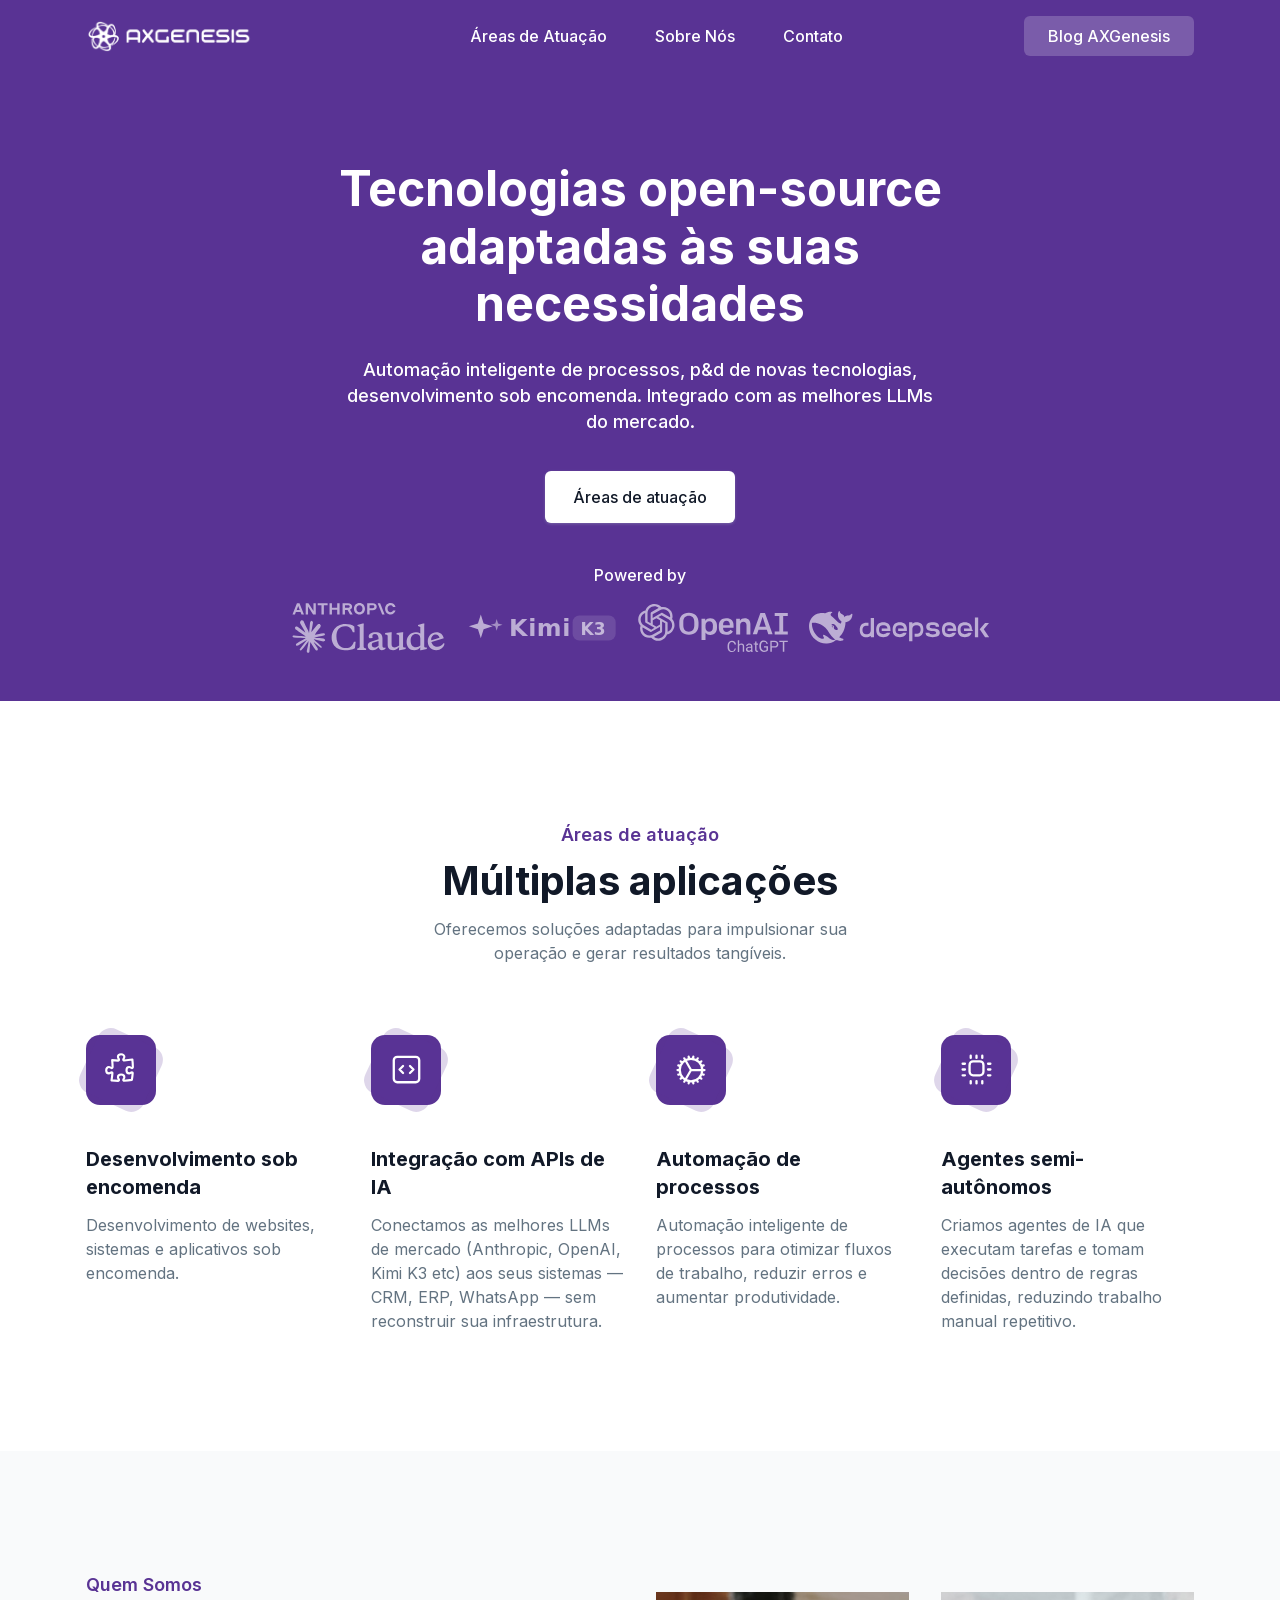
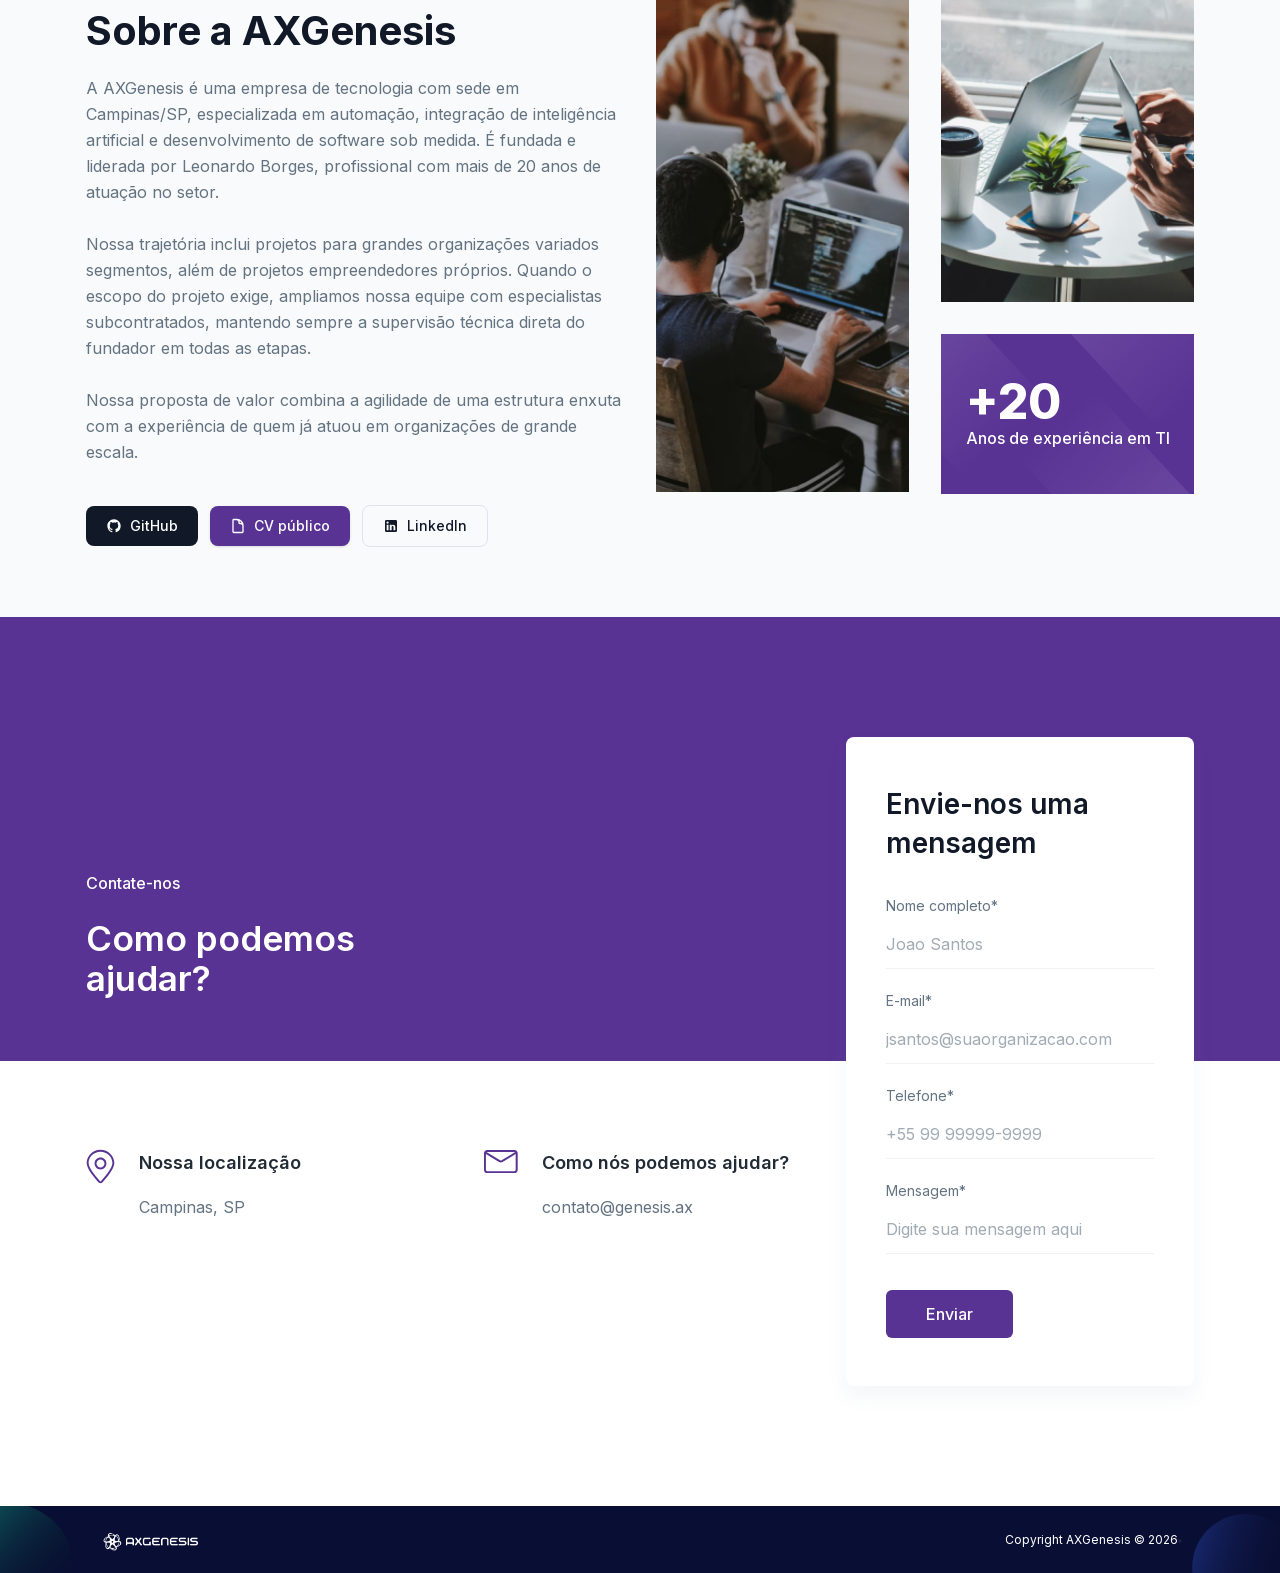
<file: index.html>
<!DOCTYPE html><!--UvwGsUffQWVb0pHNMenQJ--><html lang="en"><head><meta charSet="utf-8"/><meta name="viewport" content="width=device-width, initial-scale=1"/><link rel="preload" href="/_next/static/media/e4af272ccee01ff0-s.p.woff2" as="font" crossorigin="" type="font/woff2"/><link rel="preload" as="image" href="/assets/images/logo/logo-white.png?v251006"/><link rel="preload" as="image" href="/assets/images/logo/logo.png?v251006"/><link rel="stylesheet" href="/_next/static/css/70aa5731d1ebc999.css" data-precedence="next"/><link rel="stylesheet" href="/_next/static/css/e613545fef98afdb.css" data-precedence="next"/><link rel="preload" as="script" fetchPriority="low" href="/_next/static/chunks/webpack-42457e1c7c06ad89.js"/><script src="/_next/static/chunks/4bd1b696-c023c6e3521b1417.js" async=""></script><script src="/_next/static/chunks/255-bc8b3b9a93d25a64.js" async=""></script><script src="/_next/static/chunks/main-app-a65206d79a00ed48.js" async=""></script><script src="/_next/static/chunks/app/layout-c0417769903bf9df.js" async=""></script><script src="/_next/static/chunks/619-ba102abea3e3d0e4.js" async=""></script><script src="/_next/static/chunks/356-1fcf197c11312f1f.js" async=""></script><script src="/_next/static/chunks/app/page-f8bbed9c0847e8c8.js" async=""></script><link rel="preload" href="/assets/js/wow.min.js" as="script"/><link rel="preload" href="/assets/js/main.js" as="script"/><meta name="next-size-adjust" content=""/><link rel="preload" href="/assets/images/logo/logo.png?v251006" as="image"/><title>AXGenesis - Tecnologias open-source adaptadas à sua necessidade</title><meta name="robots" content="noindex, nofollow, nocache"/><meta name="googlebot" content="noindex, nofollow, noimageindex, max-video-preview:-1, max-image-preview:none, max-snippet:-1"/><link rel="icon" href="/assets/images/favicon.png"/><script src="/_next/static/chunks/polyfills-42372ed130431b0a.js" noModule=""></script></head><body class="__variable_6b174a antialiased font-inter"><div hidden=""><!--$--><!--/$--></div><script>(self.__next_s=self.__next_s||[]).push(["/assets/js/wow.min.js",{}])</script><div class="absolute top-0 left-0 z-40 flex items-center w-full bg-primary ud-header"><div class="container px-4 mx-auto"><div class="relative flex items-center justify-between -mx-4"><div class="max-w-full px-4 w-full sm:w-60"><a class="block w-full py-5 navbar-logo" href="//"><img alt="logo" width="701" height="133" decoding="async" data-nimg="1" class="w-full header-logo header-logo-white" style="color:transparent" src="/assets/images/logo/logo-white.png?v251006"/><img alt="logo" width="701" height="133" decoding="async" data-nimg="1" class="w-full header-logo header-logo-black hidden" style="color:transparent" src="/assets/images/logo/logo.png?v251006"/></a></div><div class="flex items-center justify-between w-full px-4"><div class="flex-1 flex justify-center"><button id="navbarToggler" class="absolute right-4 top-1/2 block -translate-y-1/2 rounded-lg px-3 py-[6px] ring-primary lg:hidden "><span class="relative my-[6px] block h-[2px] w-[30px] bg-white"></span><span class="relative my-[6px] block h-[2px] w-[30px] bg-white"></span><span class="relative my-[6px] block h-[2px] w-[30px] bg-white"></span></button><nav id="navbarCollapse" class="absolute right-4 top-full w-full max-w-[250px] rounded-lg bg-white py-5 shadow-lg dark:bg-dark-2 lg:static lg:block lg:w-full lg:max-w-full lg:min-h-[72px] lg:bg-transparent lg:px-4 lg:py-0 lg:shadow-none dark:lg:bg-transparent xl:px-6 hidden"><ul class="block lg:flex lg:justify-center"><li class="relative group"><a href="#use-cases" class="flex py-2 mx-8 text-base font-medium ud-menu-scroll text-black dark:text-dark lg:text-white group-hover:text-primary dark:lg:text-white lg:mx-4 lg:inline-flex lg:px-0 lg:py-6 lg:group-hover:text-white lg:group-hover:opacity-70 xl:mx-6">Áreas de Atuação</a></li><li class="relative group"><a href="#about" class="flex py-2 mx-8 text-base font-medium ud-menu-scroll text-black dark:text-dark lg:text-white group-hover:text-primary dark:lg:text-white lg:mx-4 lg:inline-flex lg:px-0 lg:py-6 lg:group-hover:text-white lg:group-hover:opacity-70 xl:mx-6">Sobre Nós</a></li><li class="relative group"><a href="#contact" class="flex py-2 mx-8 text-base font-medium ud-menu-scroll text-black dark:text-dark lg:text-white group-hover:text-primary dark:lg:text-white lg:mx-4 lg:inline-flex lg:px-0 lg:py-6 lg:group-hover:text-white lg:group-hover:opacity-70 xl:mx-6">Contato</a></li><li class="relative group lg:hidden"><a class="flex py-2 mx-8 text-base font-medium text-black dark:text-dark lg:text-white group-hover:text-primary dark:lg:text-white lg:mx-4 lg:inline-flex lg:px-0 lg:py-6 lg:group-hover:text-white lg:group-hover:opacity-70 xl:mx-6" href="/blog/">Blog AXGenesis</a></li></ul></nav></div><div class="flex items-center justify-end shrink-0 pr-16 lg:pr-0"><div class="hidden lg:flex"><a class="whitespace-nowrap px-6 py-2 text-base font-medium text-white duration-300 ease-in-out rounded-md bg-white/20 signUpBtn hover:bg-white/100 hover:text-dark" href="/blog/">Blog AXGenesis</a></div></div></div></div></div></div><div id="home" class="relative overflow-hidden bg-primary pt-[120px] md:pt-[130px] lg:pt-[160px]"><div class="container px-4 mx-auto"><div class="flex flex-wrap items-center -mx-4"><div class="w-full px-4"><div class="hero-content wow fadeInUp mx-auto max-w-[780px] text-center" data-wow-delay=".2s"><h1 class="mb-6 text-3xl font-bold leading-snug text-white sm:text-4xl sm:leading-snug lg:text-5xl lg:leading-[1.2]">Tecnologias open-source adaptadas às suas necessidades</h1><p class="mx-auto mb-9 max-w-[600px] text-base font-medium text-white sm:text-lg sm:leading-[1.44]">Automação inteligente de processos, p&amp;d de novas tecnologias, desenvolvimento sob encomenda. Integrado com as melhores LLMs do mercado.</p><ul class="flex flex-wrap items-center justify-center gap-5 mb-10"><li><a href="#use-cases" class="inline-flex items-center justify-center rounded-md bg-white px-7 py-[14px] text-center text-base font-medium text-dark shadow-1 transition duration-300 ease-in-out hover:bg-gray-2 hover:text-body-color">Áreas de atuação</a></li></ul><div><p class="mb-4 text-base font-medium text-center text-white">Powered by</p><div class="flex overflow-x-scroll items-center justify-start gap-4 text-center wow fadeInUp sm:justify-center md:overflow-x-hidden" data-wow-delay=".3s"><a href="https://www.anthropic.com/claude" class="duration-300 ease-in-out text-white/60 hover:text-white inline-flex items-center mr-[5px]" target="_blank"><svg viewBox="0 0 233.93408 76.937057" class="fill-current" width="155" height="50" xmlns="http://www.w3.org/2000/svg"><g transform="translate(-580.57819,-8.7834806)"><g transform="matrix(1.2590024,0,0,1.2590024,-167.99718,-2.2749427)"><g transform="matrix(0.12297993,0,0,0.12297993,594.57817,8.7834807)" fill="currentColor"><path d="m 250.649,23.3494 h 37.328 v 89.7446 h 23.825 V 23.3494 H 349.13 V 1.9061 h -98.481 z"></path><path d="M 208.557,79.7376 158.522,1.9061 H 131.519 V 113.094 h 23.032 V 35.2624 l 50.035,77.8316 h 27.002 V 1.9061 h -23.031 z"></path><path d="M 444.434,46.2224 H 392.017 V 1.9061 H 368.191 V 113.094 h 23.826 V 67.6657 h 52.417 V 113.094 H 468.26 V 1.9061 h -23.826 z"></path><path d="M 44.3163,1.9061 0,113.094 h 24.779 l 9.0634,-23.3495 h 46.3637 l 9.0619,23.3495 h 24.779 L 69.7307,1.9061 Z M 41.8575,69.0953 57.0235,30.0207 72.19,69.0953 Z"></path><path d="m 665.698,0 c -32.086,0 -54.8,23.826 -54.8,57.6588 0,33.5152 22.714,57.3412 54.8,57.3412 31.926,0 54.482,-23.826 54.482,-57.3412 C 720.18,23.826 697.624,0 665.698,0 Z m 0,92.7624 c -18.744,0 -30.18,-13.3425 -30.18,-35.1036 0,-22.0787 11.436,-35.4212 30.18,-35.4212 18.584,0 29.861,13.3425 29.861,35.4212 0,21.7612 -11.277,35.1036 -29.861,35.1036 z"></path><path d="m 998.785,75.7666 c -4.13,10.8011 -12.39,16.9958 -23.668,16.9958 -18.743,0 -30.179,-13.3425 -30.179,-35.1036 0,-22.0787 11.436,-35.4212 30.179,-35.4212 11.278,0 19.538,6.1947 23.668,16.9958 h 25.255 C 1017.85,15.4075 999.261,0 975.117,0 943.032,0 920.318,23.826 920.318,57.6588 920.318,91.174 943.032,115 975.117,115 999.42,115 1018,99.4337 1024.2,75.7666 Z"></path><path d="M 846.934,1.9061 891.25,113.094 h 24.302 L 871.236,1.9061 Z"></path><path d="M 796.74,1.9061 H 742.417 V 113.094 h 23.826 V 72.7486 h 30.497 c 25.256,0 40.663,-13.3425 40.663,-35.4213 0,-22.0788 -15.407,-35.4212 -40.663,-35.4212 z m -1.112,49.3991 H 766.243 V 23.3494 h 29.385 c 11.755,0 17.949,4.7652 17.949,13.9779 0,9.2127 -6.194,13.9779 -17.949,13.9779 z"></path><path d="m 592.631,35.7389 c 0,-20.9668 -15.407,-33.8328 -40.663,-33.8328 H 497.645 V 113.094 h 23.826 V 69.5718 h 26.525 l 23.827,43.5222 h 26.368 L 571.807,66.2568 C 585.05,61.166 592.631,50.4459 592.631,35.7389 Z m -71.16,-12.39 h 29.385 c 11.754,0 17.949,4.2887 17.949,12.39 0,8.1013 -6.195,12.39 -17.949,12.39 h -29.385 z"></path></g><g transform="matrix(0.26929633,0,0,0.26929633,574.12242,-30.207122)" fill="currentColor"><path d="m 105.01,322.07 29.14,-16.35 0.49,-1.42 -0.49,-0.79 h -1.42 l -4.87,-0.3 -16.65,-0.45 -14.44,-0.6 -13.99,-0.75 -3.52,-0.75 -3.3,-4.35 0.34,-2.17 2.96,-1.99 4.24,0.37 9.37,0.64 14.06,0.97 10.2,0.6 15.11,1.57 h 2.4 l 0.34,-0.97 -0.82,-0.6 -0.64,-0.6 -14.55,-9.86 -15.75,-10.42 -8.25,-6 -4.46,-3.04 -2.25,-2.85 -0.97,-6.22 4.05,-4.46 5.44,0.37 1.39,0.37 5.51,4.24 11.77,9.11 15.37,11.32 2.25,1.87 0.9,-0.64 0.11,-0.45 -1.01,-1.69 -8.36,-15.11 -8.92,-15.37 -3.97,-6.37 -1.05,-3.82 c -0.37,-1.57 -0.64,-2.89 -0.64,-4.5 l 4.61,-6.26 2.55,-0.82 6.15,0.82 2.59,2.25 3.82,8.74 6.19,13.76 9.6,18.71 2.81,5.55 1.5,5.14 0.56,1.57 h 0.97 v -0.9 l 0.79,-10.54 1.46,-12.94 1.42,-16.65 0.49,-4.69 2.32,-5.62 4.61,-3.04 3.6,1.72 2.96,4.24 -0.41,2.74 -1.76,11.44 -3.45,17.92 -2.25,12 h 1.31 l 1.5,-1.5 6.07,-8.06 10.2,-12.75 4.5,-5.06 5.25,-5.59 3.37,-2.66 h 6.37 l 4.69,6.97 -2.1,7.2 -6.56,8.32 -5.44,7.05 -7.8,10.5 -4.87,8.4 0.45,0.67 1.16,-0.11 17.62,-3.75 9.52,-1.72 11.36,-1.95 5.14,2.4 0.56,2.44 -2.02,4.99 -12.15,3 -14.25,2.85 -21.22,5.02 -0.26,0.19 0.3,0.37 9.56,0.9 4.09,0.22 h 10.01 l 18.64,1.39 4.87,3.22 2.92,3.94 -0.49,3 -7.5,3.82 -10.12,-2.4 -23.62,-5.62 -8.1,-2.02 h -1.12 v 0.67 l 6.75,6.6 12.37,11.17 15.49,14.4 0.79,3.56 -1.99,2.81 -2.1,-0.3 -13.61,-10.24 -5.25,-4.61 -11.89,-10.01 h -0.79 v 1.05 l 2.74,4.01 14.47,21.75 0.75,6.67 -1.05,2.17 -3.75,1.31 -4.12,-0.75 -8.47,-11.89 -8.74,-13.39 -7.05,-12 -0.86,0.49 -4.16,44.81 -1.95,2.29 -4.5,1.72 -3.75,-2.85 -1.99,-4.61 1.99,-9.11 2.4,-11.89 1.95,-9.45 1.76,-11.74 1.05,-3.9 -0.07,-0.26 -0.86,0.11 -8.85,12.15 -13.46,18.19 -10.65,11.4 -2.55,1.01 -4.42,-2.29 0.41,-4.09 2.47,-3.64 14.74,-18.75 8.89,-11.62 5.74,-6.71 -0.04,-0.97 h -0.34 l -39.15,25.42 -6.97,0.9 -3,-2.81 0.37,-4.61 1.42,-1.5 11.77,-8.1 -0.04,0.04 z"></path><path d="m 317.73,349.33 c -18.82,0 -31.69,-10.5 -37.76,-26.66 -3.17,-8.42 -4.74,-17.36 -4.61,-26.36 0,-27.11 12.15,-45.94 39,-45.94 18.04,0 29.17,7.87 35.51,26.66 h 7.72 l -1.05,-25.91 c -10.8,-6.97 -24.3,-10.5 -40.72,-10.5 -23.14,0 -42.82,10.35 -53.77,29.02 -5.66,9.86 -8.53,21.07 -8.32,32.44 0,20.74 9.79,39.11 28.16,49.31 10.06,5.37 21.34,8.04 32.74,7.72 17.92,0 32.14,-3.41 44.74,-9.37 l 3.26,-28.57 h -7.87 c -4.72,13.05 -10.35,20.89 -19.69,25.05 -4.57,2.06 -10.35,3.11 -17.32,3.11 z m 81.18,-98.96 0.75,-12.75 h -5.32 l -23.7,7.12 v 3.86 l 10.5,4.87 v 89.17 c 0,6.07 -3.11,7.42 -11.25,8.44 v 6.52 h 40.31 v -6.52 c -8.17,-1.01 -11.25,-2.36 -11.25,-8.44 V 250.4 l -0.04,-0.04 z m 160.31,108.75 h 3.11 l 27.26,-5.17 v -6.67 l -3.82,-0.3 c -6.37,-0.6 -8.02,-1.91 -8.02,-7.12 v -47.55 l 0.75,-15.26 h -4.31 l -25.76,3.71 v 6.52 l 2.51,0.45 c 6.97,1.01 9.04,2.96 9.04,7.84 v 42.37 c -6.67,5.17 -13.05,8.44 -20.62,8.44 -8.4,0 -13.61,-4.27 -13.61,-14.25 v -39.79 l 0.75,-15.26 h -4.42 l -25.8,3.71 v 6.52 l 2.66,0.45 c 6.97,1.01 9.04,2.96 9.04,7.84 v 39.11 c 0,16.57 9.37,24.45 24.3,24.45 11.4,0 20.74,-6.07 27.75,-14.51 l -0.75,14.51 -0.04,-0.04 z M 484.3,306.36 c 0,-21.19 -11.25,-29.32 -31.57,-29.32 -17.92,0 -30.94,7.42 -30.94,19.72 0,3.67 1.31,6.49 3.97,8.44 l 13.65,-1.8 c -0.6,-4.12 -0.9,-6.64 -0.9,-7.69 0,-6.97 3.71,-10.5 11.25,-10.5 11.14,0 16.76,7.84 16.76,20.44 v 4.12 l -28.12,8.44 c -9.37,2.55 -14.7,4.76 -18.26,9.94 -1.89,3.17 -2.8,6.82 -2.62,10.5 0,12 8.25,20.47 22.35,20.47 10.2,0 19.24,-4.61 27.11,-13.35 2.81,8.74 7.12,13.35 14.81,13.35 6.22,0 11.85,-2.51 16.87,-7.42 l -1.5,-5.17 c -2.17,0.6 -4.27,0.9 -6.49,0.9 -4.31,0 -6.37,-3.41 -6.37,-10.09 v -30.97 z m -36,40.76 c -7.69,0 -12.45,-4.46 -12.45,-12.3 0,-5.32 2.51,-8.44 7.87,-10.24 l 22.8,-7.24 v 21.9 c -7.27,5.51 -11.55,7.87 -18.22,7.87 z m 237.36,6.82 v -6.67 l -3.86,-0.3 c -6.37,-0.6 -7.99,-1.91 -7.99,-7.12 v -89.47 l 0.75,-12.75 h -5.36 l -23.7,7.12 v 3.86 l 10.5,4.87 v 29.32 c -5.91,-4.05 -12.98,-6.08 -20.14,-5.77 -23.55,0 -41.92,17.92 -41.92,44.74 0,22.09 13.2,37.35 34.95,37.35 11.25,0 21.04,-5.47 27.11,-13.95 l -0.75,13.95 h 3.15 l 27.26,-5.17 v 0 z m -49.35,-68.02 c 11.25,0 19.69,6.52 19.69,18.52 v 33.75 c -5.18,5.16 -12.23,8 -19.54,7.87 -16.12,0 -24.3,-12.75 -24.3,-29.77 0,-19.12 9.34,-30.37 24.15,-30.37 z M 743.3,302.8 c -2.1,-9.9 -8.17,-15.52 -16.61,-15.52 -12.6,0 -21.34,9.49 -21.34,23.1 0,20.14 10.65,33.19 27.86,33.19 11.48,-0.12 22.04,-6.33 27.71,-16.31 l 5.02,1.35 c -2.25,17.47 -18.07,30.52 -37.5,30.52 -22.8,0 -38.51,-16.87 -38.51,-40.87 0,-24 17.06,-41.21 39.86,-41.21 17.02,0 29.02,10.24 32.89,28.01 l -59.4,18.22 v -8.02 l 40.01,-12.41 v -0.04 z"></path></g></g></g></svg></a><a href="https://kimi.moonshot.cn/" class="duration-300 ease-in-out text-white/60 hover:text-white inline-flex items-center mr-[5px]" target="_blank" rel="noopener noreferrer"><svg class="fill-current" width="150" height="34" viewBox="0 0 132 30" fill="currentColor" xmlns="http://www.w3.org/2000/svg"><path d="M12 3 L14.5 11 L22.5 13.5 L14.5 16 L12 24 L9.5 16 L1.5 13.5 L9.5 11 Z"></path><path d="M26 7 L27.2 11 L31.2 12.2 L27.2 13.4 L26 17.4 L24.8 13.4 L20.8 12.2 L24.8 11 Z" opacity="0.75"></path><text x="37" y="22" font-family="system-ui, -apple-system, sans-serif" font-weight="700" font-size="21" letter-spacing="0.5">Kimi</text><rect x="93" y="4" width="38" height="22" rx="6" fill="currentColor" fill-opacity="0.2"></rect><text x="100" y="21" font-family="system-ui, -apple-system, sans-serif" font-weight="800" font-size="15" fill="currentColor">K3</text></svg></a><a href="https://openai.com/index/chatgpt/" class="duration-300 ease-in-out text-white/60 hover:text-white inline-flex items-center mr-[5px]" target="_blank"><svg class="fill-current" width="150" height="48" viewBox="0 0 258.46338 82.937408"><g transform="translate(-3.9409282,-3.111367)"><g transform="matrix(2.1542184,0,0,2.1542184,3.8981019,3.111367)" fill="currentColor"><path d="m 40.7,7 c 0,0 0,0 0,0 C 40.6,7 40.6,7 40.6,7 35.9,7 33,9.9 33,14.6 v 2.5 c 0,4.7 2.9,7.6 7.6,7.6 0,0 0,0 0.1,0 0.1,0 0,0 0.1,0 4.7,0 7.6,-2.9 7.6,-7.6 V 14.6 C 48.3,9.9 45.4,7 40.7,7 Z M 45,17.3 c 0,3.1 -1.6,4.9 -4.4,4.9 -2.8,0 -4.4,-1.8 -4.4,-4.9 v -2.9 c 0,-3.1 1.6,-4.9 4.4,-4.9 2.8,0 4.4,1.8 4.4,4.9 z m 40.6,-5.8 c 0,0 -0.1,0 0,0 -0.1,0 -0.1,0 -0.1,0 -1.8,0 -3,0.6 -3.7,1.8 l -0.2,0.4 v -1.8 h -3 v 12.6 h 3.2 V 17 c 0,-1.8 0.9,-2.8 2.6,-2.8 1.6,0 2.5,1 2.5,2.7 v 7.5 H 90 v -8.1 c 0,-3 -1.7,-4.8 -4.4,-4.8 z M 120,9.7 V 7.3 h -10.5 v 2.4 h 3.7 V 22 h -3.7 v 2.4 H 120 V 22 h -3.7 V 9.7 c 0,0 3.7,0 3.7,0 z M 101.2,7.3 v 0 H 98 l -6.1,17 h 3.4 l 1.2,-3.6 h 6.7 v 0 l 1.2,3.6 h 3.4 l -6.1,-17 z m -4,11 2.6,-8.1 2.6,8.1 z M 57.8,11.5 c 0,0 -0.1,0 0,0 -0.1,0 -0.1,0 -0.1,0 -1.6,0 -3,0.7 -3.7,1.8 l -0.2,0.3 v -1.7 h -3 V 28.8 H 54 v -5.9 l 0.2,0.3 c 0.7,1 2,1.6 3.6,1.6 0,0 0,0 0.1,0 0,0 0,0 0.1,0 2.6,0 5.2,-1.7 5.2,-5.5 V 17 c -0.1,-2.7 -1.8,-5.5 -5.4,-5.5 z m 2.1,7.5 c 0,2 -1.2,3.2 -3,3.3 -1.7,0 -2.9,-1.4 -2.9,-3.2 v -1.9 c 0,-1.9 1.2,-3.2 3,-3.3 1.8,0 3,1.3 3,3.3 -0.1,0 -0.1,1.8 -0.1,1.8 z m 11,-7.5 v 0 c -0.1,0 -0.1,0 -0.2,0 -0.1,0 -0.1,0 -0.2,0 v 0 c -3.6,0 -5.8,2.2 -5.8,5.8 v 1.8 c 0,3.5 2.2,5.6 5.8,5.6 0.1,0 0.2,0 0.2,0 0.1,0 0.1,0 0.1,0 2.4,0 4.1,-0.9 5.2,-2.7 l -2,-1.3 c -0.7,1 -1.7,1.8 -3,1.8 -1.8,0 -2.9,-1.1 -2.9,-3 V 19 h 8.4 v -2 c 0,-3.4 -2.2,-5.5 -5.6,-5.5 z M 68.1,17 v -0.3 c 0,-2 0.9,-3.1 2.7,-3.2 1.7,0.1 2.7,1.2 2.7,3 V 17 Z"></path><path d="m 27.2,12.1 c 0.7,-2 0.4,-4.2 -0.6,-6 C 25,3.3 21.7,1.9 18.6,2.5 17.2,0.9 15.1,0 13,0 9.8,0 6.9,2.1 5.9,5.2 3.8,5.6 2.1,6.9 1,8.7 c -1.6,2.8 -1.2,6.3 0.9,8.7 -0.7,2 -0.4,4.2 0.6,6 1.6,2.8 4.8,4.2 8,3.6 1.4,1.6 3.4,2.5 5.5,2.5 3.2,0 6.1,-2.1 7.1,-5.1 C 25.2,24 27,22.7 28,20.8 29.8,18 29.4,14.5 27.2,12.1 Z M 24.9,7 c 0.6,1.1 0.9,2.4 0.7,3.7 0,0 -0.1,-0.1 -0.2,-0.1 L 19.5,7.2 C 19.2,7 18.8,7 18.5,7.2 l -6.9,4 V 8.3 L 17.4,5 c 2.6,-1.6 6,-0.6 7.5,2 z m -13.2,6.1 2.9,-1.7 2.9,1.7 v 3.4 l -2.9,1.7 -2.9,-1.7 z M 13,1.9 c 1.3,0 2.6,0.4 3.5,1.3 0,0 -0.1,0.1 -0.2,0.1 L 10.4,6.7 C 10.2,6.9 10,7.2 10,7.5 v 8 L 7.5,14 V 7.5 C 7.5,4.4 10,1.9 13,1.9 Z M 2.7,9.7 v 0 C 3.3,8.6 4.4,7.7 5.6,7.3 v 7 c 0,0.4 0.2,0.7 0.5,0.8 l 6.9,4 -2.5,1.5 -5.7,-3.3 C 2.1,15.7 1.2,12.3 2.7,9.7 Z m 1.5,12.8 v 0 C 3.5,21.4 3.3,20.1 3.5,18.8 c 0,0 0.1,0.1 0.2,0.1 l 5.9,3.4 c 0.3,0.2 0.7,0.2 1,0 l 6.9,-4 v 2.9 l -5.7,3.3 c -2.7,1.6 -6,0.7 -7.6,-2 z m 11.9,5.1 c -1.3,0 -2.6,-0.5 -3.5,-1.3 0,0 0.1,-0.1 0.2,-0.1 l 5.9,-3.4 C 19,22.6 19.2,22.3 19.2,22 v -8 l 2.5,1.5 v 6.6 c 0,3 -2.5,5.5 -5.6,5.5 z m 10.4,-7.8 c -0.6,1.1 -1.7,2 -2.9,2.4 v -7 c 0,-0.4 -0.2,-0.7 -0.5,-0.8 v 0 l -6.9,-4 2.5,-1.4 5.7,3.3 c 2.7,1.5 3.6,4.9 2.1,7.5 z"></path><g fill="currentColor"><path d="m 78.4,35.5 c -0.1,0.9 -0.5,1.7 -1,2.2 -0.6,0.5 -1.3,0.8 -2.3,0.8 -1,0 -1.9,-0.4 -2.5,-1.1 -0.6,-0.7 -0.9,-1.7 -0.9,-3 v -0.8 c 0,-0.8 0.1,-1.5 0.4,-2.2 0.3,-0.6 0.7,-1.1 1.2,-1.4 0.5,-0.3 1.2,-0.5 1.9,-0.5 0.9,0 1.7,0.3 2.3,0.8 0.6,0.5 0.9,1.2 1,2.2 H 77.3 C 77.2,31.8 77,31.3 76.6,31 c -0.3,-0.3 -0.8,-0.5 -1.4,-0.5 -0.7,0 -1.3,0.3 -1.7,0.8 -0.4,0.5 -0.6,1.3 -0.6,2.3 v 0.9 c 0,1 0.2,1.7 0.6,2.3 0.4,0.6 1,0.8 1.7,0.8 0.6,0 1.1,-0.1 1.5,-0.4 0.3,-0.3 0.6,-0.8 0.7,-1.5 h 1 z"></path><path d="m 81,32.5 c 0.5,-0.6 1.1,-0.9 1.9,-0.9 1.4,0 2.1,0.8 2.1,2.3 v 4.3 h -1.1 v -4.3 c 0,-0.5 -0.1,-0.8 -0.3,-1 -0.2,-0.2 -0.5,-0.3 -1,-0.3 -0.4,0 -0.7,0.1 -1,0.3 -0.3,0.2 -0.5,0.4 -0.6,0.8 v 4.7 H 79.9 V 29 H 81 Z"></path><path d="m 90.7,38.3 c -0.1,-0.1 -0.1,-0.4 -0.2,-0.7 -0.5,0.5 -1.1,0.8 -1.9,0.8 -0.6,0 -1.2,-0.2 -1.6,-0.5 -0.4,-0.4 -0.6,-0.8 -0.6,-1.4 0,-0.7 0.3,-1.2 0.8,-1.6 0.5,-0.4 1.2,-0.6 2.2,-0.6 h 1.1 v -0.5 c 0,-0.4 -0.1,-0.7 -0.4,-0.9 -0.3,-0.2 -0.6,-0.3 -1,-0.3 -0.4,0 -0.7,0.1 -1,0.3 -0.3,0.2 -0.4,0.4 -0.4,0.7 h -1.1 c 0,-0.3 0.1,-0.6 0.3,-0.9 0.2,-0.3 0.5,-0.5 0.9,-0.7 0.4,-0.2 0.8,-0.3 1.3,-0.3 0.8,0 1.3,0.2 1.8,0.6 0.4,0.4 0.6,0.9 0.7,1.6 v 3 c 0,0.6 0.1,1.1 0.2,1.4 v 0.1 h -1.1 z m -1.8,-0.9 c 0.4,0 0.7,-0.1 1,-0.3 0.3,-0.2 0.5,-0.4 0.7,-0.7 v -1.3 h -0.9 c -1.4,0 -2.1,0.4 -2.1,1.2 0,0.4 0.1,0.6 0.4,0.8 0.3,0.2 0.5,0.3 0.9,0.3 z"></path><path d="m 94.9,30.1 v 1.6 h 1.2 v 0.9 h -1.2 v 4.1 c 0,0.3 0.1,0.5 0.2,0.6 0.1,0.1 0.3,0.2 0.6,0.2 0.1,0 0.3,0 0.5,-0.1 v 0.9 c -0.3,0.1 -0.6,0.1 -0.9,0.1 -0.5,0 -0.9,-0.2 -1.1,-0.5 -0.2,-0.3 -0.4,-0.7 -0.4,-1.3 v -4.1 h -1.2 v -0.9 h 1.2 V 30 h 1.1 z"></path><path d="m 104.1,37.1 c -0.3,0.4 -0.7,0.7 -1.3,1 -0.5,0.2 -1.2,0.3 -1.9,0.3 -0.7,0 -1.4,-0.2 -1.9,-0.5 -0.6,-0.3 -1,-0.8 -1.3,-1.4 -0.3,-0.6 -0.5,-1.3 -0.5,-2.2 v -0.8 c 0,-1.3 0.3,-2.4 0.9,-3.1 0.6,-0.7 1.5,-1.1 2.6,-1.1 0.9,0 1.7,0.2 2.2,0.7 0.6,0.5 0.9,1.1 1,2 H 103 c -0.2,-1.2 -0.9,-1.8 -2.1,-1.8 -0.8,0 -1.4,0.3 -1.8,0.8 -0.4,0.5 -0.6,1.3 -0.6,2.4 v 0.7 c 0,1 0.2,1.8 0.7,2.4 0.5,0.6 1.1,0.9 1.8,0.9 0.4,0 0.8,0 1.1,-0.1 0.3,-0.1 0.6,-0.3 0.8,-0.5 v -2 h -2 v -1 h 3.2 z"></path><path d="m 107.2,34.8 v 3.5 H 106 v -8.8 h 3.3 c 1,0 1.7,0.2 2.3,0.7 0.5,0.5 0.8,1.1 0.8,2 0,0.9 -0.3,1.5 -0.8,2 -0.5,0.5 -1.3,0.7 -2.3,0.7 h -2.1 z m 0,-0.9 h 2.1 c 0.6,0 1.1,-0.1 1.4,-0.4 0.3,-0.3 0.5,-0.7 0.5,-1.3 0,-0.5 -0.2,-0.9 -0.5,-1.3 -0.3,-0.3 -0.8,-0.5 -1.4,-0.5 h -2.2 v 3.5 z"></path><path d="m 120,30.4 h -2.8 v 7.9 H 116 v -7.9 h -2.8 v -1 h 6.8 z"></path></g></g></g></svg></a><a href="https://github.com/deepseek-ai/DeepSeek-R1" class="duration-300 ease-in-out text-white/60 hover:text-white inline-flex items-center" target="_blank"><svg class="fill-current" width="180" height="32.5" viewBox="0 0 261.948 47.305"><g transform="translate(-297.396,-21.010)"><g transform="matrix(0.526,0,0,0.526,281.200,-60.459)" fill="currentColor"><g transform="matrix(2.075,0,0,2.075,30.825,155.016)" fill="currentColor"><path d="M57.25,3.64C56.64,3.33 56.37,3.91 56.01,4.21C55.89,4.3 55.79,4.43 55.68,4.54C54.79,5.52 53.74,6.16 52.37,6.08C50.38,5.97 48.67,6.61 47.16,8.16C46.84,6.24 45.77,5.1 44.15,4.36C43.3,3.98 42.45,3.6 41.85,2.77C41.44,2.17 41.32,1.51 41.12,0.86C40.98,0.47 40.85,0.07 40.41,0C39.93,-0.07 39.74,0.34 39.55,0.68C38.8,2.09 38.5,3.64 38.53,5.2C38.6,8.73 40.06,11.54 42.96,13.54C43.29,13.76 43.38,13.99 43.27,14.33C43.08,15.02 42.84,15.68 42.63,16.37C42.5,16.81 42.3,16.91 41.84,16.72C40.25,16.04 38.87,15.04 37.65,13.82C35.59,11.79 33.72,9.54 31.39,7.78C30.85,7.37 30.3,6.99 29.73,6.63C27.36,4.28 30.05,2.35 30.67,2.12C31.32,1.88 30.89,1.06 28.79,1.06C26.69,1.07 24.77,1.79 22.31,2.75C21.96,2.89 21.58,3 21.19,3.08C18.97,2.65 16.66,2.56 14.24,2.83C9.7,3.35 6.07,5.54 3.4,9.27C0.19,13.76 -0.56,18.87 0.36,24.19C1.33,29.8 4.14,34.44 8.46,38.07C12.94,41.84 18.1,43.68 23.98,43.33C27.56,43.12 31.54,42.63 36.02,38.76C37.16,39.33 38.34,39.56 40.31,39.74C41.83,39.88 43.29,39.66 44.43,39.42C46.2,39.04 46.08,37.37 45.43,37.06C40.24,34.6 41.38,35.6 40.34,34.79C42.98,31.6 46.96,28.3 48.52,17.59C48.64,16.74 48.54,16.2 48.52,15.51C48.51,15.09 48.6,14.93 49.07,14.88C50.38,14.73 51.64,14.37 52.8,13.72C56.16,11.84 57.52,8.77 57.84,5.08C57.89,4.51 57.83,3.93 57.25,3.64ZM27.91,36.83C22.88,32.8 20.44,31.47 19.43,31.53C18.49,31.59 18.65,32.68 18.86,33.4C19.08,34.11 19.36,34.6 19.76,35.22C20.03,35.63 20.22,36.24 19.48,36.7C17.86,37.72 15.04,36.35 14.91,36.29C11.63,34.32 8.89,31.72 6.95,28.16C5.09,24.74 4,21.07 3.82,17.16C3.78,16.21 4.05,15.88 4.97,15.7C6.19,15.48 7.44,15.43 8.66,15.61C13.8,16.37 18.17,18.71 21.84,22.42C23.94,24.53 25.52,27.06 27.15,29.52C28.89,32.14 30.75,34.63 33.13,36.68C33.97,37.4 34.64,37.94 35.28,38.34C33.35,38.56 30.12,38.61 27.91,36.83ZM30.33,21.02C30.33,20.6 30.66,20.26 31.07,20.26C31.17,20.26 31.25,20.28 31.33,20.31C31.43,20.35 31.53,20.41 31.6,20.49C31.73,20.63 31.81,20.82 31.81,21.02C31.81,21.44 31.48,21.77 31.06,21.77C30.65,21.77 30.33,21.44 30.33,21.02ZM37.82,24.93C37.34,25.14 36.86,25.31 36.4,25.33C35.68,25.36 34.9,25.07 34.48,24.71C33.82,24.14 33.35,23.83 33.15,22.84C33.06,22.42 33.11,21.77 33.19,21.4C33.36,20.6 33.17,20.08 32.61,19.61C32.16,19.23 31.58,19.12 30.95,19.12C30.72,19.12 30.5,19.02 30.34,18.93C30.07,18.8 29.86,18.47 30.06,18.05C30.13,17.92 30.45,17.6 30.53,17.54C31.38,17.04 32.37,17.2 33.29,17.58C34.14,17.93 34.78,18.58 35.7,19.5C36.65,20.61 36.82,20.91 37.35,21.74C37.78,22.39 38.16,23.06 38.43,23.83C38.59,24.3 38.38,24.7 37.82,24.93Z" fill-rule="nonzero"></path><path d="M143.32,34.23H140.83V30.37H143.32C144.86,30.37 146.42,29.99 147.43,28.92C148.44,27.85 148.81,26.21 148.81,24.57C148.81,22.94 148.44,21.3 147.43,20.23C146.42,19.16 144.86,18.78 143.32,18.78C141.77,18.78 140.22,19.16 139.21,20.23C138.19,21.3 137.83,22.94 137.83,24.57V40.44H133.46V14.92H137.83V16.54H138.63C138.71,16.45 138.8,16.36 138.9,16.27C139.99,15.27 141.66,14.92 143.32,14.92C145.89,14.92 148.48,15.56 150.17,17.34C151.85,19.12 152.46,21.86 152.46,24.58C152.46,27.29 151.85,30.03 150.17,31.81C148.48,33.6 145.89,34.23 143.32,34.23ZM76.79,15.59H79.28V19.45H76.79C75.25,19.45 73.69,19.83 72.68,20.91C71.67,21.98 71.3,23.62 71.3,25.25C71.3,26.88 71.67,28.52 72.68,29.59C73.69,30.66 75.25,31.05 76.79,31.05C78.34,31.05 79.89,30.66 80.9,29.59C81.92,28.52 82.28,26.88 82.28,25.25V9.39H86.65V34.91H82.28V33.28H81.48C81.4,33.38 81.31,33.47 81.21,33.55C80.12,34.55 78.45,34.91 76.79,34.91C74.22,34.91 71.63,34.27 69.94,32.48C68.26,30.7 67.65,27.97 67.65,25.25C67.65,22.53 68.26,19.8 69.94,18.01C71.63,16.23 74.22,15.59 76.79,15.59ZM108.59,24.91V26.46H96.95V23.36H104.67C104.49,22.23 104.08,21.18 103.36,20.42C102.3,19.31 100.69,18.91 99.08,18.91C97.48,18.91 95.86,19.31 94.81,20.42C93.76,21.52 93.38,23.22 93.38,24.91C93.38,26.6 93.76,28.3 94.81,29.41C95.86,30.52 97.48,30.91 99.08,30.91C100.69,30.91 102.3,30.52 103.36,29.41C103.51,29.25 103.64,29.08 103.76,28.9H108.08C107.7,30.24 107.1,31.45 106.2,32.4C104.45,34.25 101.75,34.91 99.08,34.91C96.41,34.91 93.72,34.25 91.97,32.4C90.21,30.55 89.58,27.72 89.58,24.91C89.58,22.1 90.21,19.27 91.97,17.42C93.72,15.58 96.41,14.92 99.08,14.92C101.75,14.92 104.45,15.58 106.2,17.42C107.96,19.27 108.59,22.1 108.59,24.91ZM130.52,24.91V26.46H118.88V23.36H126.61C126.43,22.23 126.02,21.18 125.29,20.42C124.24,19.31 122.63,18.91 121.02,18.91C119.42,18.91 117.8,19.31 116.75,20.42C115.7,21.52 115.32,23.22 115.32,24.91C115.32,26.6 115.7,28.3 116.75,29.41C117.8,30.52 119.42,30.91 121.02,30.91C122.63,30.91 124.24,30.52 125.29,29.41C125.44,29.25 125.58,29.08 125.7,28.9H130.02C129.64,30.24 129.04,31.45 128.14,32.4C126.38,34.25 123.69,34.91 121.02,34.91C118.35,34.91 115.66,34.25 113.9,32.4C112.15,30.55 111.52,27.72 111.52,24.91C111.52,22.1 112.15,19.27 113.9,17.42C115.66,15.58 118.35,14.92 121.02,14.92C123.69,14.92 126.38,15.58 128.14,17.42C129.89,19.27 130.52,22.1 130.52,24.91ZM164.9,23.11H164.99C167.63,23.119 170.28,23.512 172.01,24.59C173.77,25.68 174.4,27.35 174.4,29.01C174.4,30.67 173.77,32.34 172.01,33.43C170.26,34.52 167.57,34.91 164.9,34.91C162.22,34.91 159.53,34.52 157.78,33.43C156.03,32.34 155.4,30.67 155.4,29.01H160.52C160.52,29.65 160.82,30.3 161.65,30.72C162.47,31.14 163.74,31.3 165,31.3C166.26,31.3 167.53,31.14 168.36,30.72C169.19,30.3 169.48,29.65 169.48,29.01C169.48,28.36 169.19,27.71 168.36,27.29C167.53,26.87 166.16,26.72 164.9,26.72C162.48,26.72 160.05,26.33 158.46,25.24C156.87,24.15 156.3,22.48 156.3,20.82C156.3,19.16 156.87,17.49 158.46,16.4C160.05,15.31 162.48,14.92 164.9,14.92C167.32,14.92 169.75,15.31 171.34,16.4C172.92,17.49 173.49,19.16 173.49,20.82H169.04C169.04,20.17 168.78,19.53 168.03,19.1C167.28,18.68 166.13,18.53 164.99,18.53C163.85,18.53 162.7,18.68 161.96,19.1C161.21,19.53 160.94,20.17 160.94,20.82C160.94,21.46 161.21,22.11 161.96,22.53C162.681,22.949 163.79,23.102 164.9,23.11ZM196.33,24.91V26.46H184.69V23.36H192.42C192.24,22.23 191.83,21.18 191.1,20.42C190.05,19.31 188.44,18.91 186.83,18.91C185.23,18.91 183.61,19.31 182.56,20.42C181.51,21.52 181.13,23.22 181.13,24.91C181.13,26.6 181.51,28.3 182.56,29.41C183.61,30.52 185.23,30.91 186.83,30.91C188.44,30.91 190.05,30.52 191.1,29.41C191.25,29.25 191.39,29.08 191.51,28.9H195.83C195.45,30.24 194.85,31.45 193.95,32.4C192.19,34.25 189.5,34.91 186.83,34.91C184.16,34.91 181.47,34.25 179.71,32.4C177.96,30.55 177.33,27.72 177.33,24.91C177.33,22.1 177.96,19.27 179.71,17.42C181.47,15.58 184.16,14.92 186.83,14.92C189.5,14.92 192.19,15.58 193.95,17.42C195.7,19.27 196.33,22.1 196.33,24.91ZM218.27,24.91V26.46H206.63V23.36H214.36C214.17,22.23 213.77,21.18 213.04,20.42C211.99,19.31 210.37,18.91 207.77,18.91C206.17,18.91 204.55,19.31 203.5,20.42C202.44,21.52 202.07,23.22 202.07,24.91C202.07,26.6 202.44,28.3 203.5,29.41C204.55,30.52 206.17,30.91 207.77,30.91C209.37,30.91 210.99,30.52 212.04,29.41C212.19,29.25 212.32,29.08 212.45,28.9H216.77C216.39,30.24 215.79,31.45 214.88,32.4C213.13,34.25 210.44,34.91 207.77,34.91C205.1,34.91 202.4,34.25 200.65,32.4C198.9,30.55 198.27,27.72 198.27,24.91C198.27,22.1 198.9,19.27 200.65,17.42C202.4,15.58 205.1,14.92 207.77,14.92C210.44,14.92 213.13,15.58 214.88,17.42C216.64,19.27 217.27,22.1 217.27,24.91ZM225.582,8.5V34.916H221.211V8.5ZM233.04,24.31L240.21,34.91H234.79L227.62,24.31L234.79,15.81H240.21Z"></path></g></g></g></svg></a></div></div></div></div><div class="w-full px-4"> <br/> </div></div></div></div><section id="use-cases" class="pb-8 pt-20 dark:bg-dark lg:pb-[70px] lg:pt-[120px]"><div class="container px-4 mx-auto"><div class="flex flex-wrap -mx-4"><div class="w-full px-4"><div class="mx-auto mb-12 max-w-[485px] text-center lg:mb-[70px]"><span class="block mb-2 text-lg font-semibold text-primary">Áreas de atuação</span><h2 class="mb-3 text-3xl font-bold text-dark dark:text-white sm:text-4xl md:text-[40px] md:leading-[1.2]">Múltiplas aplicações</h2><p class="text-base text-body-color dark:text-dark-6">Oferecemos soluções adaptadas para impulsionar sua operação e gerar resultados tangíveis.</p></div></div></div><div class="flex flex-wrap -mx-4"><div class="w-full px-4 md:w-1/2 lg:w-1/4"><div class="mb-12 wow fadeInUp group" data-wow-delay=".1s"><div class="relative z-10 mb-10 flex h-[70px] w-[70px] items-center justify-center rounded-[14px] bg-primary"><span class="absolute left-0 top-0 -z-1 mb-8 flex h-[70px] w-[70px] rotate-[25deg] items-center justify-center rounded-[14px] bg-primary/20 duration-300 group-hover:rotate-45"></span><svg xmlns="http://www.w3.org/2000/svg" fill="none" viewBox="0 0 26 26" stroke="white" stroke-width="1.5" width="37" height="37"><path stroke-linecap="round" stroke-linejoin="round" d="M14.25 6.087c0-.355.186-.676.401-.959.221-.29.349-.634.349-1.003 0-1.036-1.007-1.875-2.25-1.875s-2.25.84-2.25 1.875c0 .369.128.713.349 1.003.215.283.401.604.401.959v0a.64.64 0 0 1-.657.643 48.39 48.39 0 0 1-4.163-.3c.186 1.613.293 3.25.315 4.907a.656.656 0 0 1-.658.663v0c-.355 0-.676-.186-.959-.401a1.647 1.647 0 0 0-1.003-.349c-1.036 0-1.875 1.007-1.875 2.25s.84 2.25 1.875 2.25c.369 0 .713-.128 1.003-.349.283-.215.604-.401.959-.401v0c.31 0 .555.26.532.57a48.039 48.039 0 0 1-.642 5.056c1.518.19 3.058.309 4.616.354a.64.64 0 0 0 .657-.643v0c0-.355-.186-.676-.401-.959a1.647 1.647 0 0 1-.349-1.003c0-1.035 1.008-1.875 2.25-1.875 1.243 0 2.25.84 2.25 1.875 0 .369-.128.713-.349 1.003-.215.283-.4.604-.4.959v0c0 .333.277.599.61.58a48.1 48.1 0 0 0 5.427-.63 48.05 48.05 0 0 0 .582-4.717.532.532 0 0 0-.533-.57v0c-.355 0-.676.186-.959.401-.29.221-.634.349-1.003.349-1.035 0-1.875-1.007-1.875-2.25s.84-2.25 1.875-2.25c.37 0 .713.128 1.003.349.283.215.604.401.96.401v0a.656.656 0 0 0 .658-.663 48.422 48.422 0 0 0-.37-5.36c-1.886.342-3.81.574-5.766.689a.578.578 0 0 1-.61-.58v0Z"></path></svg></div><h4 class="mb-3 text-xl font-bold text-dark dark:text-white">Desenvolvimento sob encomenda</h4><p class="mb-8 text-body-color dark:text-dark-6 lg:mb-9">Desenvolvimento de websites, sistemas e aplicativos sob encomenda.</p></div></div><div class="w-full px-4 md:w-1/2 lg:w-1/4"><div class="mb-12 wow fadeInUp group" data-wow-delay=".15s"><div class="relative z-10 mb-10 flex h-[70px] w-[70px] items-center justify-center rounded-[14px] bg-primary"><span class="absolute left-0 top-0 -z-1 mb-8 flex h-[70px] w-[70px] rotate-[25deg] items-center justify-center rounded-[14px] bg-primary/20 duration-300 group-hover:rotate-45"></span><svg xmlns="http://www.w3.org/2000/svg" width="37" height="37" viewBox="0 0 24 24" stroke-width="1.5" stroke="#ffffff" fill="none"><path stroke-linecap="round" stroke-linejoin="round" d="M14.25 9.75 16.5 12l-2.25 2.25m-4.5 0L7.5 12l2.25-2.25M6 20.25h12A2.25 2.25 0 0 0 20.25 18V6A2.25 2.25 0 0 0 18 3.75H6A2.25 2.25 0 0 0 3.75 6v12A2.25 2.25 0 0 0 6 20.25Z"></path></svg></div><h4 class="mb-3 text-xl font-bold text-dark dark:text-white">Integração com APIs de IA</h4><p class="mb-8 text-body-color dark:text-dark-6 lg:mb-9">Conectamos as melhores LLMs de mercado (Anthropic, OpenAI, Kimi K3 etc) aos seus sistemas — CRM, ERP, WhatsApp — sem reconstruir sua infraestrutura.</p></div></div><div class="w-full px-4 md:w-1/2 lg:w-1/4"><div class="mb-12 wow fadeInUp group" data-wow-delay=".2s"><div class="relative z-10 mb-10 flex h-[70px] w-[70px] items-center justify-center rounded-[14px] bg-primary"><span class="absolute left-0 top-0 -z-1 mb-8 flex h-[70px] w-[70px] rotate-[25deg] items-center justify-center rounded-[14px] bg-primary/20 duration-300 group-hover:rotate-45"></span><svg xmlns="http://www.w3.org/2000/svg" width="36" height="36" viewBox="0 0 24 24" fill="none"><path stroke="#ffffff" stroke-linecap="round" stroke-linejoin="round" stroke-width="1.5" d="M4.5 12a7.5 7.5 0 0 0 15 0m-15 0a7.5 7.5 0 1 1 15 0m-15 0H3m16.5 0H21m-1.5 0H12m-8.457 3.077 1.41-.513m14.095-5.13 1.41-.513M5.106 17.785l1.15-.964m11.49-9.642 1.149-.964M7.501 19.795l.75-1.3m7.5-12.99.75-1.3m-6.063 16.658.26-1.477m2.605-14.772.26-1.477m0 17.726-.26-1.477M10.698 4.614l-.26-1.477M16.5 19.794l-.75-1.299M7.5 4.205 12 12m6.894 5.785-1.149-.964M6.256 7.178l-1.15-.964m15.352 8.864-1.41-.513M4.954 9.435l-1.41-.514M12.002 12l-3.75 6.495"></path></svg></div><h4 class="mb-3 text-xl font-bold text-dark dark:text-white">Automação de processos</h4><p class="mb-8 text-body-color dark:text-dark-6 lg:mb-9">Automação inteligente de processos para otimizar fluxos de trabalho, reduzir erros e aumentar produtividade.</p></div></div><div class="w-full px-4 md:w-1/2 lg:w-1/4"><div class="mb-12 wow fadeInUp group" data-wow-delay=".25s"><div class="relative z-10 mb-10 flex h-[70px] w-[70px] items-center justify-center rounded-[14px] bg-primary"><span class="absolute left-0 top-0 -z-1 mb-8 flex h-[70px] w-[70px] rotate-[25deg] items-center justify-center rounded-[14px] bg-primary/20 duration-300 group-hover:rotate-45"></span><svg xmlns="http://www.w3.org/2000/svg" width="37" height="37" viewBox="0 0 24 24" stroke-width="1.5" stroke="#ffffff" fill="none"><path stroke-linecap="round" stroke-linejoin="round" d="M8.25 3v1.5M4.5 8.25H3m18 0h-1.5M4.5 12H3m18 0h-1.5M4.5 15.75H3m18 0h-1.5M8.25 19.5V21M12 3v1.5M12 19.5V21M15.75 3v1.5M15.75 19.5V21M9.75 6.75h4.5a2.25 2.25 0 0 1 2.25 2.25v4.5a2.25 2.25 0 0 1-2.25 2.25h-4.5a2.25 2.25 0 0 1-2.25-2.25v-4.5a2.25 2.25 0 0 1 2.25-2.25Z"></path></svg></div><h4 class="mb-3 text-xl font-bold text-dark dark:text-white">Agentes semi-autônomos</h4><p class="mb-8 text-body-color dark:text-dark-6 lg:mb-9">Criamos agentes de IA que executam tarefas e tomam decisões dentro de regras definidas, reduzindo trabalho manual repetitivo.</p></div></div></div></div></section><section id="about" class="bg-gray-1 pb-8 pt-20 dark:bg-dark-2 lg:pb-[70px] lg:pt-[120px]"><div class="container px-4 mx-auto"><div class="wow fadeInUp" data-wow-delay=".2s"><div class="flex flex-wrap items-center -mx-4"><div class="w-full px-4 lg:w-1/2"><div class="mb-12 max-w-[540px] lg:mb-0"><span class="block mb-2 text-lg font-semibold text-primary">Quem Somos</span><h2 class="mb-5 text-3xl font-bold leading-tight text-dark dark:text-white sm:text-[40px] sm:leading-[1.2]">Sobre a AXGenesis</h2><p class="mb-10 text-base leading-relaxed text-body-color dark:text-dark-6">A AXGenesis é uma empresa de tecnologia com sede em Campinas/SP, especializada em automação, integração de inteligência artificial e desenvolvimento de software sob medida. É fundada e liderada por Leonardo Borges, profissional com mais de 20 anos de atuação no setor.<br/><br/>Nossa trajetória inclui projetos para grandes organizações variados segmentos, além de projetos empreendedores próprios. Quando o escopo do projeto exige, ampliamos nossa equipe com especialistas subcontratados, mantendo sempre a supervisão técnica direta do fundador em todas as etapas.<br/><br/>Nossa proposta de valor combina a agilidade de uma estrutura enxuta com a experiência de quem já atuou em organizações de grande escala.</p><div class="flex flex-wrap items-center gap-3"><a href="https://github.com/dcomp7" target="_blank" rel="noopener noreferrer" class="inline-flex items-center gap-2 rounded-lg bg-dark dark:bg-white/10 px-5 py-2.5 text-sm font-medium text-white transition hover:bg-primary dark:hover:bg-primary"><svg class="h-4 w-4 fill-current" viewBox="0 0 24 24" aria-hidden="true"><path fill-rule="evenodd" clip-rule="evenodd" d="M12 2C6.477 2 2 6.484 2 12.017c0 4.425 2.865 8.18 6.839 9.504.5.092.682-.217.682-.483 0-.237-.008-.868-.013-1.703-2.782.605-3.369-1.343-3.369-1.343-.454-1.158-1.11-1.466-1.11-1.466-.908-.62.069-.608.069-.608 1.003.07 1.53 1.032 1.53 1.032.892 1.53 2.341 1.088 2.91.832.092-.647.35-1.088.636-1.338-2.22-.253-4.555-1.113-4.555-4.951 0-1.093.39-1.988 1.029-2.688-.103-.253-.446-1.272.098-2.65 0 0 .84-.27 2.75 1.026A9.564 9.564 0 0112 6.844c.85.004 1.705.115 2.504.337 1.909-1.296 2.747-1.027 2.747-1.027.546 1.379.202 2.398.1 2.651.64.7 1.028 1.595 1.028 2.688 0 3.848-2.339 4.695-4.566 4.943.359.309.678.92.678 1.855 0 1.338-.012 2.419-.012 2.747 0 .268.18.58.688.482A10.019 10.019 0 0022 12.017C22 6.484 17.522 2 12 2z"></path></svg>GitHub</a><a href="https://lattes.cnpq.br/4038908080847861" target="_blank" rel="noopener noreferrer" class="inline-flex items-center gap-2 rounded-lg bg-primary px-5 py-2.5 text-sm font-medium text-white transition hover:bg-opacity-90 shadow-sm"><svg class="h-4 w-4" fill="none" viewBox="0 0 24 24" stroke="currentColor" stroke-width="2"><path stroke-linecap="round" stroke-linejoin="round" d="M19.5 14.25v-2.625a3.375 3.375 0 0 0-3.375-3.375h-1.5A1.125 1.125 0 0 1 13.5 7.125v-1.5a3.375 3.375 0 0 0-3.375-3.375H8.25m2.25 0H5.625c-.621 0-1.125.504-1.125 1.125v17.25c0 .621.504 1.125 1.125 1.125h12.75c.621 0 1.125-.504 1.125-1.125V11.25a9 9 0 0 0-9-9Z"></path></svg>CV público</a><a href="https://www.linkedin.com/in/leonardo-s-borges-99690235a" target="_blank" rel="noopener noreferrer" class="inline-flex items-center gap-2 rounded-lg border border-stroke dark:border-dark-3 px-5 py-2.5 text-sm font-medium text-dark dark:text-white transition hover:border-primary hover:text-primary dark:hover:border-primary dark:hover:text-primary"><svg class="h-4 w-4 fill-current" viewBox="0 0 24 24" aria-hidden="true"><path d="M19 3a2 2 0 0 1 2 2v14a2 2 0 0 1-2 2H5a2 2 0 0 1-2-2V5a2 2 0 0 1 2-2h14m-.5 15.5v-5.3a3.26 3.26 0 0 0-3.26-3.26c-.85 0-1.84.52-2.28 1.3v-1.11h-2.79v8.37h2.79v-4.93c0-.77.62-1.4 1.39-1.4a1.4 1.4 0 0 1 1.4 1.4v4.93h2.75M6.88 8.56a1.68 1.68 0 0 0 1.68-1.68c0-.93-.75-1.69-1.68-1.69a1.69 1.69 0 0 0-1.69 1.69c0 .93.76 1.68 1.69 1.68m1.39 9.94v-8.37H5.5v8.37h2.77z"></path></svg>LinkedIn</a></div></div></div><div class="w-full px-4 lg:w-1/2"><div class="flex flex-wrap -mx-2 sm:-mx-4 lg:-mx-2 xl:-mx-4"><div class="w-full px-2 sm:w-1/2 sm:px-4 lg:px-2 xl:px-4"><div class="mb-4 sm:mb-8 sm:h-[400px] md:h-[540px] lg:h-[400px] xl:h-[500px]"><img alt="about image" loading="lazy" width="100" height="50" decoding="async" data-nimg="1" class="object-cover object-center w-full h-full" style="color:transparent" src="/assets/images/about/about-image-01.jpg"/></div></div><div class="w-full px-2 sm:w-1/2 sm:px-4 lg:px-2 xl:px-4"><div class="mb-4 sm:mb-8 sm:h-[220px] md:h-[346px] lg:mb-4 lg:h-[225px] xl:mb-8 xl:h-[310px]"><img alt="about image" loading="lazy" width="100" height="50" decoding="async" data-nimg="1" class="object-cover object-center w-full h-full" style="color:transparent" src="/assets/images/about/about-image-02.jpg"/></div><div class="relative z-10 mb-4 flex items-center justify-center overflow-hidden bg-primary px-6 py-12 sm:mb-8 sm:h-[160px] sm:p-5 lg:mb-4 xl:mb-8"><div><span class="block text-5xl font-extrabold text-white">+20</span><span class="block text-base font-medium text-white text-opacity-70">Anos de experiência em TI</span></div><div><span class="absolute top-0 left-0 -z-10"><svg width="106" height="144" viewBox="0 0 106 144" fill="none" xmlns="http://www.w3.org/2000/svg"><rect opacity="0.1" x="-67" y="47.127" width="113.378" height="131.304" transform="rotate(-42.8643 -67 47.127)" fill="url(#paint0_linear_1416_214)"></rect><defs><linearGradient id="paint0_linear_1416_214" x1="-10.3111" y1="47.127" x2="-10.3111" y2="178.431" gradientUnits="userSpaceOnUse"><stop stop-color="white"></stop><stop offset="1" stop-color="white" stop-opacity="0"></stop></linearGradient></defs></svg></span><span class="absolute top-0 right-0 -z-10"><svg width="130" height="97" viewBox="0 0 130 97" fill="none" xmlns="http://www.w3.org/2000/svg"><rect opacity="0.1" x="0.86792" y="-6.67725" width="155.563" height="140.614" transform="rotate(-42.8643 0.86792 -6.67725)" fill="url(#paint0_linear_1416_215)"></rect><defs><linearGradient id="paint0_linear_1416_215" x1="78.6495" y1="-6.67725" x2="78.6495" y2="133.937" gradientUnits="userSpaceOnUse"><stop stop-color="white"></stop><stop offset="1" stop-color="white" stop-opacity="0"></stop></linearGradient></defs></svg></span><span class="absolute bottom-0 right-0 -z-10"><svg width="175" height="104" viewBox="0 0 175 104" fill="none" xmlns="http://www.w3.org/2000/svg"><rect opacity="0.1" x="175.011" y="108.611" width="101.246" height="148.179" transform="rotate(137.136 175.011 108.611)" fill="url(#paint0_linear_1416_216)"></rect><defs><linearGradient id="paint0_linear_1416_216" x1="225.634" y1="108.611" x2="225.634" y2="256.79" gradientUnits="userSpaceOnUse"><stop stop-color="white"></stop><stop offset="1" stop-color="white" stop-opacity="0"></stop></linearGradient></defs></svg></span></div></div></div></div></div></div></div></div></section><section id="contact" class="relative py-20 md:py-[120px]"><div class="absolute top-0 left-0 w-full h-full -z-1 dark:bg-dark"></div><div class="absolute left-0 top-0 -z-1 h-1/2 w-full bg-primary dark:bg-dark-700 lg:h-[45%] xl:h-1/2"></div><div class="container px-4 mx-auto"><div class="flex flex-wrap items-center -mx-4"><div class="w-full px-4 lg:w-7/12 xl:w-8/12"><div class="ud-contact-content-wrapper"><div class="ud-contact-title mb-12 lg:mb-[150px]"><span class="block mb-6 text-base font-medium text-white dark:text-white">Contate-nos</span><h2 class="max-w-[270px] text-[35px] font-semibold leading-[1.14] text-white dark:text-white">Como podemos ajudar?</h2></div><div class="flex flex-wrap justify-between mb-12 lg:mb-0"><div class="mb-8 flex w-[330px] max-w-full"><div class="mr-6 text-[32px] text-white lg:text-primary"><svg width="29" height="35" viewBox="0 0 29 35" class="fill-current"><path d="M14.5 0.710938C6.89844 0.710938 0.664062 6.72656 0.664062 14.0547C0.664062 19.9062 9.03125 29.5859 12.6406 33.5234C13.1328 34.0703 13.7891 34.3437 14.5 34.3437C15.2109 34.3437 15.8672 34.0703 16.3594 33.5234C19.9688 29.6406 28.3359 19.9062 28.3359 14.0547C28.3359 6.67188 22.1016 0.710938 14.5 0.710938ZM14.9375 32.2109C14.6641 32.4844 14.2812 32.4844 14.0625 32.2109C11.3828 29.3125 2.57812 19.3594 2.57812 14.0547C2.57812 7.71094 7.9375 2.625 14.5 2.625C21.0625 2.625 26.4219 7.76562 26.4219 14.0547C26.4219 19.3594 17.6172 29.2578 14.9375 32.2109Z"></path><path d="M14.5 8.58594C11.2734 8.58594 8.59375 11.2109 8.59375 14.4922C8.59375 17.7188 11.2187 20.3984 14.5 20.3984C17.7812 20.3984 20.4062 17.7734 20.4062 14.4922C20.4062 11.2109 17.7266 8.58594 14.5 8.58594ZM14.5 18.4297C12.3125 18.4297 10.5078 16.625 10.5078 14.4375C10.5078 12.25 12.3125 10.4453 14.5 10.4453C16.6875 10.4453 18.4922 12.25 18.4922 14.4375C18.4922 16.625 16.6875 18.4297 14.5 18.4297Z"></path></svg></div><div><h5 class="mb-[18px] text-lg font-semibold text-white lg:text-black dark:text-white">Nossa localização</h5><p class="text-base text-gray-100 lg:text-body-color dark:text-dark-6">Campinas, SP</p></div></div><div class="mb-8 flex w-[330px] max-w-full"><div class="mr-6 text-[32px] text-white lg:text-primary"><svg width="34" height="25" viewBox="0 0 34 25" class="fill-current"><path d="M30.5156 0.960938H3.17188C1.42188 0.960938 0 2.38281 0 4.13281V20.9219C0 22.6719 1.42188 24.0938 3.17188 24.0938H30.5156C32.2656 24.0938 33.6875 22.6719 33.6875 20.9219V4.13281C33.6875 2.38281 32.2656 0.960938 30.5156 0.960938ZM30.5156 2.875C30.7891 2.875 31.0078 2.92969 31.2266 3.09375L17.6094 11.3516C17.1172 11.625 16.5703 11.625 16.0781 11.3516L2.46094 3.09375C2.67969 2.98438 2.89844 2.875 3.17188 2.875H30.5156ZM30.5156 22.125H3.17188C2.51562 22.125 1.91406 21.5781 1.91406 20.8672V5.00781L15.0391 12.9922C15.5859 13.3203 16.1875 13.4844 16.7891 13.4844C17.3906 13.4844 17.9922 13.3203 18.5391 12.9922L31.6641 5.00781V20.8672C31.7734 21.5781 31.1719 22.125 30.5156 22.125Z"></path></svg></div><div><h5 class="mb-[18px] text-lg font-semibold text-white lg:text-black dark:text-white">Como nós podemos ajudar?</h5><p class="text-base text-gray-100 lg:text-body-color dark:text-dark-6">contato@genesis.ax</p></div></div></div></div></div><div class="w-full px-4 lg:w-5/12 xl:w-4/12"><div class="wow fadeInUp rounded-lg bg-white px-8 py-10 shadow-testimonial dark:bg-dark-2 dark:shadow-none sm:px-10 sm:py-12 md:p-[60px] lg:p-10 lg:px-10 lg:py-12 2xl:p-[60px]" data-wow-delay=".2s"><h3 class="mb-8 text-2xl font-semibold text-dark dark:text-white md:text-[28px] md:leading-[1.42]">Envie-nos uma mensagem</h3><form><div class="mb-[22px]"><label for="fullName" class="block mb-4 text-sm text-body-color dark:text-dark-6">Nome completo*</label><input type="text" placeholder="Joao Santos" class="w-full border-0 border-b border-[#f1f1f1] bg-transparent pb-3 text-body-color placeholder:text-body-color/60 focus:border-primary focus:outline-hidden dark:border-dark-3 dark:text-dark-6" name="fullName" value=""/></div><div class="mb-[22px]"><label for="email" class="block mb-4 text-sm text-body-color dark:text-dark-6">E-mail*</label><input type="email" placeholder="jsantos@suaorganizacao.com" class="w-full border-0 border-b border-[#f1f1f1] bg-transparent pb-3 text-body-color placeholder:text-body-color/60 focus:border-primary focus:outline-hidden dark:border-dark-3 dark:text-dark-6" name="email" value=""/></div><div class="mb-[22px]"><label for="phone" class="block mb-4 text-sm text-body-color dark:text-dark-6">Telefone*</label><input type="text" placeholder="+55 99 99999-9999" class="w-full border-0 border-b border-[#f1f1f1] bg-transparent pb-3 text-body-color placeholder:text-body-color/60 focus:border-primary focus:outline-hidden dark:border-dark-3 dark:text-dark-6" name="phone" value=""/></div><div class="mb-[30px]"><label for="message" class="block mb-4 text-sm text-body-color dark:text-dark-6">Mensagem*</label><textarea name="message" rows="1" placeholder="Digite sua mensagem aqui" class="w-full resize-none border-0 border-b border-[#f1f1f1] bg-transparent pb-3 text-body-color placeholder:text-body-color/60 focus:border-primary focus:outline-hidden dark:border-dark-3 dark:text-dark-6"></textarea></div><div class="mb-0"><button type="submit" class="inline-flex items-center justify-center px-10 py-3 text-base font-medium text-white transition duration-300 ease-in-out rounded-md bg-primary hover:bg-blue-dark">Enviar</button></div></form></div></div></div></div></section><footer class="wow fadeInUp relative z-10 bg-[#090E34] pt-10 lg:pt-[10px] overflow-hidden" data-wow-delay=".15s"><div class="container px-2 sm:px-4 mx-auto"><div class="grid grid-cols-2 gap-2 sm:gap-4"><div class="p-2 sm:p-4"><div class="w-full"><a href="#" class="inline-block max-w-[100px] sm:max-w-[160px]"><img alt="logo" loading="lazy" width="100" height="50" decoding="async" data-nimg="1" class="max-w-full" style="color:transparent" src="/assets/images/logo/logo-white.png?v251006"/></a></div></div><div class="p-2 sm:p-4"><div class="flex items-center justify-end text-white text-[10px] mr-3 lg:mr-0 sm:text-xs -mx-3">Copyright AXGenesis © 2026</div></div></div></div><div><span class="absolute left-0 top-0 z-[-1]"><img alt="" loading="lazy" width="100" height="50" decoding="async" data-nimg="1" style="color:transparent" src="/assets/images/footer/shape-1.svg"/></span><span class="absolute bottom-0 right-0 z-[-1]"><img alt="" loading="lazy" width="100" height="50" decoding="async" data-nimg="1" style="color:transparent" src="/assets/images/footer/shape-3.svg"/></span><span class="absolute right-0 top-0 z-[-1]"><svg width="102" height="102" viewBox="0 0 102 102" fill="none" xmlns="http://www.w3.org/2000/svg"><path d="M1.8667 33.1956C2.89765 33.1956 3.7334 34.0318 3.7334 35.0633C3.7334 36.0947 2.89765 36.9309 1.8667 36.9309C0.835744 36.9309 4.50645e-08 36.0947 0 35.0633C-4.50645e-08 34.0318 0.835744 33.1956 1.8667 33.1956Z" fill="white" fill-opacity="0.08"></path></svg></span></div><a href="#top" class="fixed left-auto items-center justify-center hidden w-10 h-10 text-white transition duration-300 ease-in-out rounded-md shadow-md back-to-top bottom-8 right-8 z-999 bg-primary hover:hover"><span class="mt-[6px] h-3 w-3 rotate-45 border-l border-t border-white"></span></a></footer><!--$--><!--/$--><script src="/_next/static/chunks/webpack-42457e1c7c06ad89.js" id="_R_" async=""></script><script>(self.__next_f=self.__next_f||[]).push([0])</script><script>self.__next_f.push([1,"1:\"$Sreact.fragment\"\n2:I[1402,[\"177\",\"static/chunks/app/layout-c0417769903bf9df.js\"],\"\"]\n3:I[9766,[],\"\"]\n4:I[8924,[],\"\"]\n6:I[4431,[],\"OutletBoundary\"]\n8:I[5278,[],\"AsyncMetadataOutlet\"]\na:I[4431,[],\"ViewportBoundary\"]\nc:I[4431,[],\"MetadataBoundary\"]\nd:\"$Sreact.suspense\"\nf:I[7150,[],\"\"]\n:HL[\"/_next/static/media/e4af272ccee01ff0-s.p.woff2\",\"font\",{\"crossOrigin\":\"\",\"type\":\"font/woff2\"}]\n:HL[\"/_next/static/css/70aa5731d1ebc999.css\",\"style\"]\n:HL[\"/_next/static/css/e613545fef98afdb.css\",\"style\"]\n"])</script><script>self.__next_f.push([1,"0:{\"P\":null,\"b\":\"UvwGsUffQWVb0pHNMenQJ\",\"p\":\"\",\"c\":[\"\",\"\"],\"i\":false,\"f\":[[[\"\",{\"children\":[\"__PAGE__\",{}]},\"$undefined\",\"$undefined\",true],[\"\",[\"$\",\"$1\",\"c\",{\"children\":[[[\"$\",\"link\",\"0\",{\"rel\":\"stylesheet\",\"href\":\"/_next/static/css/70aa5731d1ebc999.css\",\"precedence\":\"next\",\"crossOrigin\":\"$undefined\",\"nonce\":\"$undefined\"}],[\"$\",\"link\",\"1\",{\"rel\":\"stylesheet\",\"href\":\"/_next/static/css/e613545fef98afdb.css\",\"precedence\":\"next\",\"crossOrigin\":\"$undefined\",\"nonce\":\"$undefined\"}]],[\"$\",\"html\",null,{\"lang\":\"en\",\"children\":[[\"$\",\"head\",null,{\"children\":[\"$\",\"link\",null,{\"rel\":\"preload\",\"href\":\"/assets/images/logo/logo.png?v251006\",\"as\":\"image\"}]}],[\"$\",\"body\",null,{\"className\":\"__variable_6b174a antialiased font-inter\",\"children\":[[\"$\",\"$L2\",null,{\"src\":\"/assets/js/wow.min.js\",\"strategy\":\"beforeInteractive\"}],[\"$\",\"$L3\",null,{\"parallelRouterKey\":\"children\",\"error\":\"$undefined\",\"errorStyles\":\"$undefined\",\"errorScripts\":\"$undefined\",\"template\":[\"$\",\"$L4\",null,{}],\"templateStyles\":\"$undefined\",\"templateScripts\":\"$undefined\",\"notFound\":[[[\"$\",\"title\",null,{\"children\":\"404: This page could not be found.\"}],[\"$\",\"div\",null,{\"style\":{\"fontFamily\":\"system-ui,\\\"Segoe UI\\\",Roboto,Helvetica,Arial,sans-serif,\\\"Apple Color Emoji\\\",\\\"Segoe UI Emoji\\\"\",\"height\":\"100vh\",\"textAlign\":\"center\",\"display\":\"flex\",\"flexDirection\":\"column\",\"alignItems\":\"center\",\"justifyContent\":\"center\"},\"children\":[\"$\",\"div\",null,{\"children\":[[\"$\",\"style\",null,{\"dangerouslySetInnerHTML\":{\"__html\":\"body{color:#000;background:#fff;margin:0}.next-error-h1{border-right:1px solid rgba(0,0,0,.3)}@media (prefers-color-scheme:dark){body{color:#fff;background:#000}.next-error-h1{border-right:1px solid rgba(255,255,255,.3)}}\"}}],[\"$\",\"h1\",null,{\"className\":\"next-error-h1\",\"style\":{\"display\":\"inline-block\",\"margin\":\"0 20px 0 0\",\"padding\":\"0 23px 0 0\",\"fontSize\":24,\"fontWeight\":500,\"verticalAlign\":\"top\",\"lineHeight\":\"49px\"},\"children\":404}],[\"$\",\"div\",null,{\"style\":{\"display\":\"inline-block\"},\"children\":[\"$\",\"h2\",null,{\"style\":{\"fontSize\":14,\"fontWeight\":400,\"lineHeight\":\"49px\",\"margin\":0},\"children\":\"This page could not be found.\"}]}]]}]}]],[]],\"forbidden\":\"$undefined\",\"unauthorized\":\"$undefined\"}],[\"$\",\"$L2\",null,{\"src\":\"/assets/js/main.js\",\"strategy\":\"afterInteractive\"}]]}]]}]]}],{\"children\":[\"__PAGE__\",[\"$\",\"$1\",\"c\",{\"children\":[\"$L5\",null,[\"$\",\"$L6\",null,{\"children\":[\"$L7\",[\"$\",\"$L8\",null,{\"promise\":\"$@9\"}]]}]]}],{},null,false]},null,false],[\"$\",\"$1\",\"h\",{\"children\":[null,[[\"$\",\"$La\",null,{\"children\":\"$Lb\"}],[\"$\",\"meta\",null,{\"name\":\"next-size-adjust\",\"content\":\"\"}]],[\"$\",\"$Lc\",null,{\"children\":[\"$\",\"div\",null,{\"hidden\":true,\"children\":[\"$\",\"$d\",null,{\"fallback\":null,\"children\":\"$Le\"}]}]}]]}],false]],\"m\":\"$undefined\",\"G\":[\"$f\",[]],\"s\":false,\"S\":true}\n"])</script><script>self.__next_f.push([1,"10:I[7799,[\"619\",\"static/chunks/619-ba102abea3e3d0e4.js\",\"356\",\"static/chunks/356-1fcf197c11312f1f.js\",\"974\",\"static/chunks/app/page-f8bbed9c0847e8c8.js\"],\"default\"]\n11:I[4729,[\"619\",\"static/chunks/619-ba102abea3e3d0e4.js\",\"356\",\"static/chunks/356-1fcf197c11312f1f.js\",\"974\",\"static/chunks/app/page-f8bbed9c0847e8c8.js\"],\"default\"]\n12:T432,"])</script><script>self.__next_f.push([1,"M14.25 6.087c0-.355.186-.676.401-.959.221-.29.349-.634.349-1.003 0-1.036-1.007-1.875-2.25-1.875s-2.25.84-2.25 1.875c0 .369.128.713.349 1.003.215.283.401.604.401.959v0a.64.64 0 0 1-.657.643 48.39 48.39 0 0 1-4.163-.3c.186 1.613.293 3.25.315 4.907a.656.656 0 0 1-.658.663v0c-.355 0-.676-.186-.959-.401a1.647 1.647 0 0 0-1.003-.349c-1.036 0-1.875 1.007-1.875 2.25s.84 2.25 1.875 2.25c.369 0 .713-.128 1.003-.349.283-.215.604-.401.959-.401v0c.31 0 .555.26.532.57a48.039 48.039 0 0 1-.642 5.056c1.518.19 3.058.309 4.616.354a.64.64 0 0 0 .657-.643v0c0-.355-.186-.676-.401-.959a1.647 1.647 0 0 1-.349-1.003c0-1.035 1.008-1.875 2.25-1.875 1.243 0 2.25.84 2.25 1.875 0 .369-.128.713-.349 1.003-.215.283-.4.604-.4.959v0c0 .333.277.599.61.58a48.1 48.1 0 0 0 5.427-.63 48.05 48.05 0 0 0 .582-4.717.532.532 0 0 0-.533-.57v0c-.355 0-.676.186-.959.401-.29.221-.634.349-1.003.349-1.035 0-1.875-1.007-1.875-2.25s.84-2.25 1.875-2.25c.37 0 .713.128 1.003.349.283.215.604.401.96.401v0a.656.656 0 0 0 .658-.663 48.422 48.422 0 0 0-.37-5.36c-1.886.342-3.81.574-5.766.689a.578.578 0 0 1-.61-.58v0Z"])</script><script>self.__next_f.push([1,"5:[[\"$\",\"$L10\",null,{}],[\"$\",\"$L11\",null,{}],[\"$\",\"section\",null,{\"id\":\"use-cases\",\"className\":\"pb-8 pt-20 dark:bg-dark lg:pb-[70px] lg:pt-[120px]\",\"children\":[\"$\",\"div\",null,{\"className\":\"container px-4 mx-auto\",\"children\":[[\"$\",\"div\",null,{\"className\":\"flex flex-wrap -mx-4\",\"children\":[\"$\",\"div\",null,{\"className\":\"w-full px-4\",\"children\":[\"$\",\"div\",null,{\"className\":\"mx-auto mb-12 max-w-[485px] text-center lg:mb-[70px]\",\"children\":[[\"$\",\"span\",null,{\"className\":\"block mb-2 text-lg font-semibold text-primary\",\"children\":\"Áreas de atuação\"}],[\"$\",\"h2\",null,{\"className\":\"mb-3 text-3xl font-bold text-dark dark:text-white sm:text-4xl md:text-[40px] md:leading-[1.2]\",\"children\":\"Múltiplas aplicações\"}],[\"$\",\"p\",null,{\"className\":\"text-base text-body-color dark:text-dark-6\",\"children\":\"Oferecemos soluções adaptadas para impulsionar sua operação e gerar resultados tangíveis.\"}]]}]}]}],[\"$\",\"div\",null,{\"className\":\"flex flex-wrap -mx-4\",\"children\":[[\"$\",\"div\",null,{\"className\":\"w-full px-4 md:w-1/2 lg:w-1/4\",\"children\":[\"$\",\"div\",null,{\"className\":\"mb-12 wow fadeInUp group\",\"data-wow-delay\":\".1s\",\"children\":[[\"$\",\"div\",null,{\"className\":\"relative z-10 mb-10 flex h-[70px] w-[70px] items-center justify-center rounded-[14px] bg-primary\",\"children\":[[\"$\",\"span\",null,{\"className\":\"absolute left-0 top-0 -z-1 mb-8 flex h-[70px] w-[70px] rotate-[25deg] items-center justify-center rounded-[14px] bg-primary/20 duration-300 group-hover:rotate-45\"}],[\"$\",\"svg\",null,{\"xmlns\":\"http://www.w3.org/2000/svg\",\"fill\":\"none\",\"viewBox\":\"0 0 26 26\",\"stroke\":\"white\",\"strokeWidth\":\"1.5\",\"width\":\"37\",\"height\":\"37\",\"children\":[\"$\",\"path\",null,{\"strokeLinecap\":\"round\",\"strokeLinejoin\":\"round\",\"d\":\"$12\"}]}]]}],[\"$\",\"h4\",null,{\"className\":\"mb-3 text-xl font-bold text-dark dark:text-white\",\"children\":\"Desenvolvimento sob encomenda\"}],[\"$\",\"p\",null,{\"className\":\"mb-8 text-body-color dark:text-dark-6 lg:mb-9\",\"children\":\"Desenvolvimento de websites, sistemas e aplicativos sob encomenda.\"}]]}]}],[\"$\",\"div\",null,{\"className\":\"w-full px-4 md:w-1/2 lg:w-1/4\",\"children\":[\"$\",\"div\",null,{\"className\":\"mb-12 wow fadeInUp group\",\"data-wow-delay\":\".15s\",\"children\":[[\"$\",\"div\",null,{\"className\":\"relative z-10 mb-10 flex h-[70px] w-[70px] items-center justify-center rounded-[14px] bg-primary\",\"children\":[[\"$\",\"span\",null,{\"className\":\"absolute left-0 top-0 -z-1 mb-8 flex h-[70px] w-[70px] rotate-[25deg] items-center justify-center rounded-[14px] bg-primary/20 duration-300 group-hover:rotate-45\"}],[\"$\",\"svg\",null,{\"xmlns\":\"http://www.w3.org/2000/svg\",\"width\":\"37\",\"height\":\"37\",\"viewBox\":\"0 0 24 24\",\"strokeWidth\":\"1.5\",\"stroke\":\"#ffffff\",\"fill\":\"none\",\"children\":[\"$\",\"path\",null,{\"strokeLinecap\":\"round\",\"strokeLinejoin\":\"round\",\"d\":\"M14.25 9.75 16.5 12l-2.25 2.25m-4.5 0L7.5 12l2.25-2.25M6 20.25h12A2.25 2.25 0 0 0 20.25 18V6A2.25 2.25 0 0 0 18 3.75H6A2.25 2.25 0 0 0 3.75 6v12A2.25 2.25 0 0 0 6 20.25Z\"}]}]]}],\"$L13\",\"$L14\"]}]}],\"$L15\",\"$L16\"]}]]}]}],\"$L17\",\"$L18\",\"$L19\"]\n"])</script><script>self.__next_f.push([1,"1c:I[7820,[\"619\",\"static/chunks/619-ba102abea3e3d0e4.js\",\"356\",\"static/chunks/356-1fcf197c11312f1f.js\",\"974\",\"static/chunks/app/page-f8bbed9c0847e8c8.js\"],\"default\"]\n1d:I[7696,[\"619\",\"static/chunks/619-ba102abea3e3d0e4.js\",\"356\",\"static/chunks/356-1fcf197c11312f1f.js\",\"974\",\"static/chunks/app/page-f8bbed9c0847e8c8.js\"],\"default\"]\n13:[\"$\",\"h4\",null,{\"className\":\"mb-3 text-xl font-bold text-dark dark:text-white\",\"children\":\"Integração com APIs de IA\"}]\n14:[\"$\",\"p\",null,{\"className\":\"mb-8 text-body-color dark:text-dark-6 lg:mb-9\",\"children\":\"Conectamos as melhores LLMs de mercado (Anthropic, OpenAI, Kimi K3 etc) aos seus sistemas — CRM, ERP, WhatsApp — sem reconstruir sua infraestrutura.\"}]\n"])</script><script>self.__next_f.push([1,"15:[\"$\",\"div\",null,{\"className\":\"w-full px-4 md:w-1/2 lg:w-1/4\",\"children\":[\"$\",\"div\",null,{\"className\":\"mb-12 wow fadeInUp group\",\"data-wow-delay\":\".2s\",\"children\":[[\"$\",\"div\",null,{\"className\":\"relative z-10 mb-10 flex h-[70px] w-[70px] items-center justify-center rounded-[14px] bg-primary\",\"children\":[[\"$\",\"span\",null,{\"className\":\"absolute left-0 top-0 -z-1 mb-8 flex h-[70px] w-[70px] rotate-[25deg] items-center justify-center rounded-[14px] bg-primary/20 duration-300 group-hover:rotate-45\"}],[\"$\",\"svg\",null,{\"xmlns\":\"http://www.w3.org/2000/svg\",\"width\":\"36\",\"height\":\"36\",\"viewBox\":\"0 0 24 24\",\"fill\":\"none\",\"children\":[\"$\",\"path\",null,{\"stroke\":\"#ffffff\",\"strokeLinecap\":\"round\",\"strokeLinejoin\":\"round\",\"strokeWidth\":\"1.5\",\"d\":\"M4.5 12a7.5 7.5 0 0 0 15 0m-15 0a7.5 7.5 0 1 1 15 0m-15 0H3m16.5 0H21m-1.5 0H12m-8.457 3.077 1.41-.513m14.095-5.13 1.41-.513M5.106 17.785l1.15-.964m11.49-9.642 1.149-.964M7.501 19.795l.75-1.3m7.5-12.99.75-1.3m-6.063 16.658.26-1.477m2.605-14.772.26-1.477m0 17.726-.26-1.477M10.698 4.614l-.26-1.477M16.5 19.794l-.75-1.299M7.5 4.205 12 12m6.894 5.785-1.149-.964M6.256 7.178l-1.15-.964m15.352 8.864-1.41-.513M4.954 9.435l-1.41-.514M12.002 12l-3.75 6.495\"}]}]]}],[\"$\",\"h4\",null,{\"className\":\"mb-3 text-xl font-bold text-dark dark:text-white\",\"children\":\"Automação de processos\"}],[\"$\",\"p\",null,{\"className\":\"mb-8 text-body-color dark:text-dark-6 lg:mb-9\",\"children\":\"Automação inteligente de processos para otimizar fluxos de trabalho, reduzir erros e aumentar produtividade.\"}]]}]}]\n"])</script><script>self.__next_f.push([1,"16:[\"$\",\"div\",null,{\"className\":\"w-full px-4 md:w-1/2 lg:w-1/4\",\"children\":[\"$\",\"div\",null,{\"className\":\"mb-12 wow fadeInUp group\",\"data-wow-delay\":\".25s\",\"children\":[[\"$\",\"div\",null,{\"className\":\"relative z-10 mb-10 flex h-[70px] w-[70px] items-center justify-center rounded-[14px] bg-primary\",\"children\":[[\"$\",\"span\",null,{\"className\":\"absolute left-0 top-0 -z-1 mb-8 flex h-[70px] w-[70px] rotate-[25deg] items-center justify-center rounded-[14px] bg-primary/20 duration-300 group-hover:rotate-45\"}],[\"$\",\"svg\",null,{\"xmlns\":\"http://www.w3.org/2000/svg\",\"width\":\"37\",\"height\":\"37\",\"viewBox\":\"0 0 24 24\",\"strokeWidth\":\"1.5\",\"stroke\":\"#ffffff\",\"fill\":\"none\",\"children\":[\"$\",\"path\",null,{\"strokeLinecap\":\"round\",\"strokeLinejoin\":\"round\",\"d\":\"M8.25 3v1.5M4.5 8.25H3m18 0h-1.5M4.5 12H3m18 0h-1.5M4.5 15.75H3m18 0h-1.5M8.25 19.5V21M12 3v1.5M12 19.5V21M15.75 3v1.5M15.75 19.5V21M9.75 6.75h4.5a2.25 2.25 0 0 1 2.25 2.25v4.5a2.25 2.25 0 0 1-2.25 2.25h-4.5a2.25 2.25 0 0 1-2.25-2.25v-4.5a2.25 2.25 0 0 1 2.25-2.25Z\"}]}]]}],[\"$\",\"h4\",null,{\"className\":\"mb-3 text-xl font-bold text-dark dark:text-white\",\"children\":\"Agentes semi-autônomos\"}],[\"$\",\"p\",null,{\"className\":\"mb-8 text-body-color dark:text-dark-6 lg:mb-9\",\"children\":\"Criamos agentes de IA que executam tarefas e tomam decisões dentro de regras definidas, reduzindo trabalho manual repetitivo.\"}]]}]}]\n"])</script><script>self.__next_f.push([1,"17:[\"$\",\"section\",null,{\"id\":\"about\",\"className\":\"bg-gray-1 pb-8 pt-20 dark:bg-dark-2 lg:pb-[70px] lg:pt-[120px]\",\"children\":[\"$\",\"div\",null,{\"className\":\"container px-4 mx-auto\",\"children\":[\"$\",\"div\",null,{\"className\":\"wow fadeInUp\",\"data-wow-delay\":\".2s\",\"children\":[\"$\",\"div\",null,{\"className\":\"flex flex-wrap items-center -mx-4\",\"children\":[[\"$\",\"div\",null,{\"className\":\"w-full px-4 lg:w-1/2\",\"children\":[\"$\",\"div\",null,{\"className\":\"mb-12 max-w-[540px] lg:mb-0\",\"children\":[[\"$\",\"span\",null,{\"className\":\"block mb-2 text-lg font-semibold text-primary\",\"children\":\"Quem Somos\"}],[\"$\",\"h2\",null,{\"className\":\"mb-5 text-3xl font-bold leading-tight text-dark dark:text-white sm:text-[40px] sm:leading-[1.2]\",\"children\":\"Sobre a AXGenesis\"}],[\"$\",\"p\",null,{\"className\":\"mb-10 text-base leading-relaxed text-body-color dark:text-dark-6\",\"children\":[\"A AXGenesis é uma empresa de tecnologia com sede em Campinas/SP, especializada em automação, integração de inteligência artificial e desenvolvimento de software sob medida. É fundada e liderada por Leonardo Borges, profissional com mais de 20 anos de atuação no setor.\",[\"$\",\"br\",null,{}],[\"$\",\"br\",null,{}],\"Nossa trajetória inclui projetos para grandes organizações variados segmentos, além de projetos empreendedores próprios. Quando o escopo do projeto exige, ampliamos nossa equipe com especialistas subcontratados, mantendo sempre a supervisão técnica direta do fundador em todas as etapas.\",[\"$\",\"br\",null,{}],[\"$\",\"br\",null,{}],\"Nossa proposta de valor combina a agilidade de uma estrutura enxuta com a experiência de quem já atuou em organizações de grande escala.\"]}],[\"$\",\"div\",null,{\"className\":\"flex flex-wrap items-center gap-3\",\"children\":[[\"$\",\"a\",null,{\"href\":\"https://github.com/dcomp7\",\"target\":\"_blank\",\"rel\":\"noopener noreferrer\",\"className\":\"inline-flex items-center gap-2 rounded-lg bg-dark dark:bg-white/10 px-5 py-2.5 text-sm font-medium text-white transition hover:bg-primary dark:hover:bg-primary\",\"children\":[[\"$\",\"svg\",null,{\"className\":\"h-4 w-4 fill-current\",\"viewBox\":\"0 0 24 24\",\"aria-hidden\":\"true\",\"children\":[\"$\",\"path\",null,{\"fillRule\":\"evenodd\",\"clipRule\":\"evenodd\",\"d\":\"M12 2C6.477 2 2 6.484 2 12.017c0 4.425 2.865 8.18 6.839 9.504.5.092.682-.217.682-.483 0-.237-.008-.868-.013-1.703-2.782.605-3.369-1.343-3.369-1.343-.454-1.158-1.11-1.466-1.11-1.466-.908-.62.069-.608.069-.608 1.003.07 1.53 1.032 1.53 1.032.892 1.53 2.341 1.088 2.91.832.092-.647.35-1.088.636-1.338-2.22-.253-4.555-1.113-4.555-4.951 0-1.093.39-1.988 1.029-2.688-.103-.253-.446-1.272.098-2.65 0 0 .84-.27 2.75 1.026A9.564 9.564 0 0112 6.844c.85.004 1.705.115 2.504.337 1.909-1.296 2.747-1.027 2.747-1.027.546 1.379.202 2.398.1 2.651.64.7 1.028 1.595 1.028 2.688 0 3.848-2.339 4.695-4.566 4.943.359.309.678.92.678 1.855 0 1.338-.012 2.419-.012 2.747 0 .268.18.58.688.482A10.019 10.019 0 0022 12.017C22 6.484 17.522 2 12 2z\"}]}],\"GitHub\"]}],[\"$\",\"a\",null,{\"href\":\"https://lattes.cnpq.br/4038908080847861\",\"target\":\"_blank\",\"rel\":\"noopener noreferrer\",\"className\":\"inline-flex items-center gap-2 rounded-lg bg-primary px-5 py-2.5 text-sm font-medium text-white transition hover:bg-opacity-90 shadow-sm\",\"children\":[[\"$\",\"svg\",null,{\"className\":\"h-4 w-4\",\"fill\":\"none\",\"viewBox\":\"0 0 24 24\",\"stroke\":\"currentColor\",\"strokeWidth\":\"2\",\"children\":[\"$\",\"path\",null,{\"strokeLinecap\":\"round\",\"strokeLinejoin\":\"round\",\"d\":\"M19.5 14.25v-2.625a3.375 3.375 0 0 0-3.375-3.375h-1.5A1.125 1.125 0 0 1 13.5 7.125v-1.5a3.375 3.375 0 0 0-3.375-3.375H8.25m2.25 0H5.625c-.621 0-1.125.504-1.125 1.125v17.25c0 .621.504 1.125 1.125 1.125h12.75c.621 0 1.125-.504 1.125-1.125V11.25a9 9 0 0 0-9-9Z\"}]}],\"CV público\"]}],[\"$\",\"a\",null,{\"href\":\"https://www.linkedin.com/in/leonardo-s-borges-99690235a\",\"target\":\"_blank\",\"rel\":\"noopener noreferrer\",\"className\":\"inline-flex items-center gap-2 rounded-lg border border-stroke dark:border-dark-3 px-5 py-2.5 text-sm font-medium text-dark dark:text-white transition hover:border-primary hover:text-primary dark:hover:border-primary dark:hover:text-primary\",\"children\":[\"$L1a\",\"LinkedIn\"]}]]}]]}]}],\"$L1b\"]}]}]}]}]\n"])</script><script>self.__next_f.push([1,"18:[\"$\",\"$L1c\",null,{}]\n19:[\"$\",\"$L1d\",null,{}]\n"])</script><script>self.__next_f.push([1,"1e:I[1356,[\"619\",\"static/chunks/619-ba102abea3e3d0e4.js\",\"356\",\"static/chunks/356-1fcf197c11312f1f.js\",\"974\",\"static/chunks/app/page-f8bbed9c0847e8c8.js\"],\"Image\"]\n1a:[\"$\",\"svg\",null,{\"className\":\"h-4 w-4 fill-current\",\"viewBox\":\"0 0 24 24\",\"aria-hidden\":\"true\",\"children\":[\"$\",\"path\",null,{\"d\":\"M19 3a2 2 0 0 1 2 2v14a2 2 0 0 1-2 2H5a2 2 0 0 1-2-2V5a2 2 0 0 1 2-2h14m-.5 15.5v-5.3a3.26 3.26 0 0 0-3.26-3.26c-.85 0-1.84.52-2.28 1.3v-1.11h-2.79v8.37h2.79v-4.93c0-.77.62-1.4 1.39-1.4a1.4 1.4 0 0 1 1.4 1.4v4.93h2.75M6.88 8.56a1.68 1.68 0 0 0 1.68-1.68c0-.93-.75-1.69-1.68-1.69a1.69 1.69 0 0 0-1.69 1.69c0 .93.76 1.68 1.69 1.68m1.39 9.94v-8.37H5.5v8.37h2.77z\"}]}]\n"])</script><script>self.__next_f.push([1,"1b:[\"$\",\"div\",null,{\"className\":\"w-full px-4 lg:w-1/2\",\"children\":[\"$\",\"div\",null,{\"className\":\"flex flex-wrap -mx-2 sm:-mx-4 lg:-mx-2 xl:-mx-4\",\"children\":[[\"$\",\"div\",null,{\"className\":\"w-full px-2 sm:w-1/2 sm:px-4 lg:px-2 xl:px-4\",\"children\":[\"$\",\"div\",null,{\"className\":\"mb-4 sm:mb-8 sm:h-[400px] md:h-[540px] lg:h-[400px] xl:h-[500px]\",\"children\":[\"$\",\"$L1e\",null,{\"src\":\"/assets/images/about/about-image-01.jpg\",\"alt\":\"about image\",\"width\":100,\"height\":50,\"className\":\"object-cover object-center w-full h-full\"}]}]}],[\"$\",\"div\",null,{\"className\":\"w-full px-2 sm:w-1/2 sm:px-4 lg:px-2 xl:px-4\",\"children\":[[\"$\",\"div\",null,{\"className\":\"mb-4 sm:mb-8 sm:h-[220px] md:h-[346px] lg:mb-4 lg:h-[225px] xl:mb-8 xl:h-[310px]\",\"children\":[\"$\",\"$L1e\",null,{\"src\":\"/assets/images/about/about-image-02.jpg\",\"width\":100,\"height\":50,\"alt\":\"about image\",\"className\":\"object-cover object-center w-full h-full\"}]}],[\"$\",\"div\",null,{\"className\":\"relative z-10 mb-4 flex items-center justify-center overflow-hidden bg-primary px-6 py-12 sm:mb-8 sm:h-[160px] sm:p-5 lg:mb-4 xl:mb-8\",\"children\":[[\"$\",\"div\",null,{\"children\":[[\"$\",\"span\",null,{\"className\":\"block text-5xl font-extrabold text-white\",\"children\":\"+20\"}],[\"$\",\"span\",null,{\"className\":\"block text-base font-medium text-white text-opacity-70\",\"children\":\"Anos de experiência em TI\"}]]}],[\"$\",\"div\",null,{\"children\":[[\"$\",\"span\",null,{\"className\":\"absolute top-0 left-0 -z-10\",\"children\":[\"$\",\"svg\",null,{\"width\":\"106\",\"height\":\"144\",\"viewBox\":\"0 0 106 144\",\"fill\":\"none\",\"xmlns\":\"http://www.w3.org/2000/svg\",\"children\":[[\"$\",\"rect\",null,{\"opacity\":\"0.1\",\"x\":\"-67\",\"y\":\"47.127\",\"width\":\"113.378\",\"height\":\"131.304\",\"transform\":\"rotate(-42.8643 -67 47.127)\",\"fill\":\"url(#paint0_linear_1416_214)\"}],[\"$\",\"defs\",null,{\"children\":[\"$\",\"linearGradient\",null,{\"id\":\"paint0_linear_1416_214\",\"x1\":\"-10.3111\",\"y1\":\"47.127\",\"x2\":\"-10.3111\",\"y2\":\"178.431\",\"gradientUnits\":\"userSpaceOnUse\",\"children\":[[\"$\",\"stop\",null,{\"stopColor\":\"white\"}],[\"$\",\"stop\",null,{\"offset\":\"1\",\"stopColor\":\"white\",\"stopOpacity\":\"0\"}]]}]}]]}]}],[\"$\",\"span\",null,{\"className\":\"absolute top-0 right-0 -z-10\",\"children\":[\"$\",\"svg\",null,{\"width\":\"130\",\"height\":\"97\",\"viewBox\":\"0 0 130 97\",\"fill\":\"none\",\"xmlns\":\"http://www.w3.org/2000/svg\",\"children\":[[\"$\",\"rect\",null,{\"opacity\":\"0.1\",\"x\":\"0.86792\",\"y\":\"-6.67725\",\"width\":\"155.563\",\"height\":\"140.614\",\"transform\":\"rotate(-42.8643 0.86792 -6.67725)\",\"fill\":\"url(#paint0_linear_1416_215)\"}],[\"$\",\"defs\",null,{\"children\":[\"$\",\"linearGradient\",null,{\"id\":\"paint0_linear_1416_215\",\"x1\":\"78.6495\",\"y1\":\"-6.67725\",\"x2\":\"78.6495\",\"y2\":\"133.937\",\"gradientUnits\":\"userSpaceOnUse\",\"children\":[[\"$\",\"stop\",null,{\"stopColor\":\"white\"}],[\"$\",\"stop\",null,{\"offset\":\"1\",\"stopColor\":\"white\",\"stopOpacity\":\"0\"}]]}]}]]}]}],[\"$\",\"span\",null,{\"className\":\"absolute bottom-0 right-0 -z-10\",\"children\":[\"$\",\"svg\",null,{\"width\":\"175\",\"height\":\"104\",\"viewBox\":\"0 0 175 104\",\"fill\":\"none\",\"xmlns\":\"http://www.w3.org/2000/svg\",\"children\":[[\"$\",\"rect\",null,{\"opacity\":\"0.1\",\"x\":\"175.011\",\"y\":\"108.611\",\"width\":\"101.246\",\"height\":\"148.179\",\"transform\":\"rotate(137.136 175.011 108.611)\",\"fill\":\"url(#paint0_linear_1416_216)\"}],[\"$\",\"defs\",null,{\"children\":[\"$\",\"linearGradient\",null,{\"id\":\"paint0_linear_1416_216\",\"x1\":\"225.634\",\"y1\":\"108.611\",\"x2\":\"225.634\",\"y2\":\"256.79\",\"gradientUnits\":\"userSpaceOnUse\",\"children\":[[\"$\",\"stop\",null,{\"stopColor\":\"white\"}],[\"$\",\"stop\",null,{\"offset\":\"1\",\"stopColor\":\"white\",\"stopOpacity\":\"0\"}]]}]}]]}]}]]}]]}]]}]]}]}]\n"])</script><script>self.__next_f.push([1,"b:[[\"$\",\"meta\",\"0\",{\"charSet\":\"utf-8\"}],[\"$\",\"meta\",\"1\",{\"name\":\"viewport\",\"content\":\"width=device-width, initial-scale=1\"}]]\n7:null\n"])</script><script>self.__next_f.push([1,"1f:I[622,[],\"IconMark\"]\n9:{\"metadata\":[[\"$\",\"title\",\"0\",{\"children\":\"AXGenesis - Tecnologias open-source adaptadas à sua necessidade\"}],[\"$\",\"meta\",\"1\",{\"name\":\"robots\",\"content\":\"noindex, nofollow, nocache\"}],[\"$\",\"meta\",\"2\",{\"name\":\"googlebot\",\"content\":\"noindex, nofollow, noimageindex, max-video-preview:-1, max-image-preview:none, max-snippet:-1\"}],[\"$\",\"link\",\"3\",{\"rel\":\"icon\",\"href\":\"/assets/images/favicon.png\"}],[\"$\",\"$L1f\",\"4\",{}]],\"error\":null,\"digest\":\"$undefined\"}\n"])</script><script>self.__next_f.push([1,"e:\"$9:metadata\"\n"])</script></body></html>
</file>
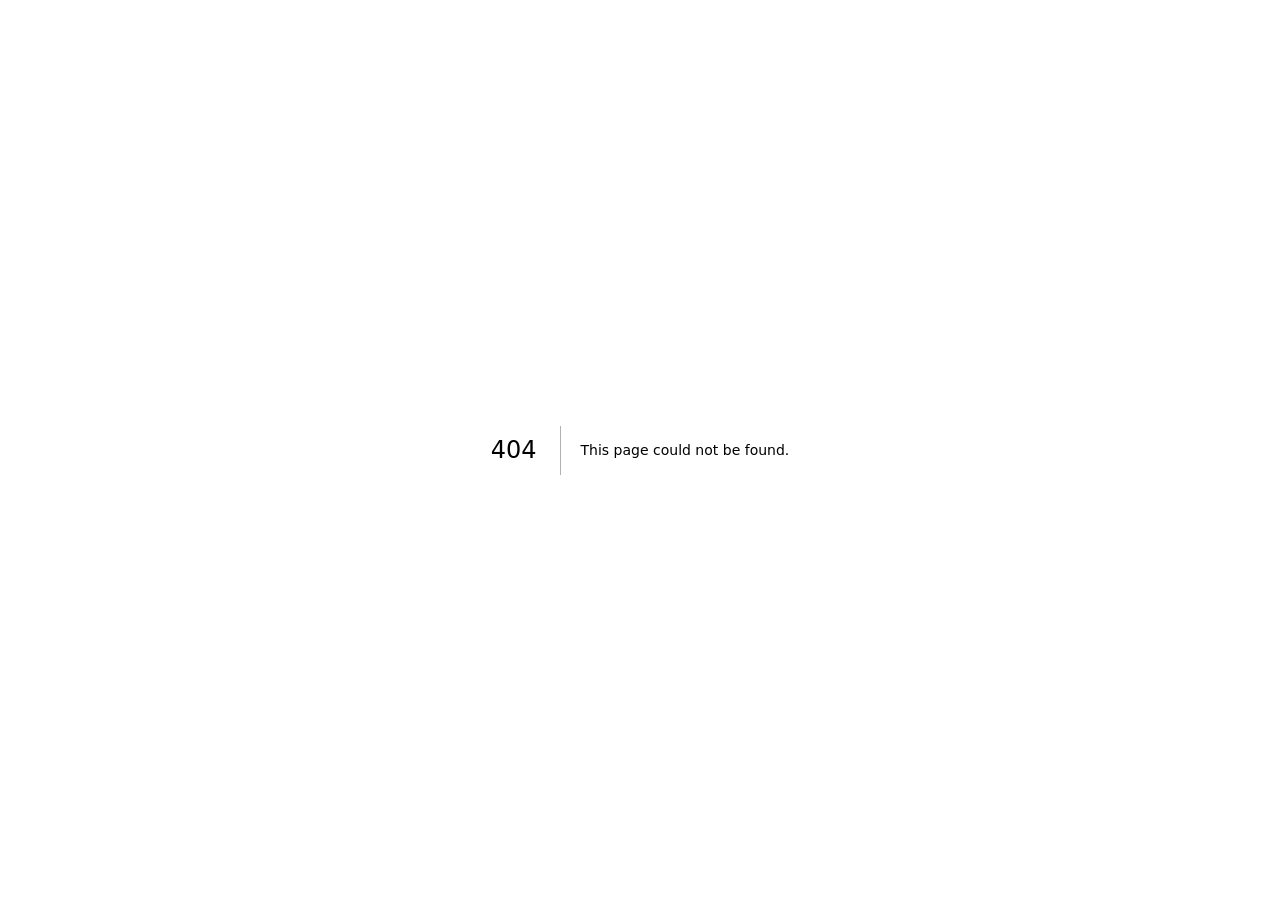
<file: 404/index.html>
<!DOCTYPE html><!--UvwGsUffQWVb0pHNMenQJ--><html lang="en"><head><meta charSet="utf-8"/><meta name="viewport" content="width=device-width, initial-scale=1"/><link rel="preload" href="/_next/static/media/e4af272ccee01ff0-s.p.woff2" as="font" crossorigin="" type="font/woff2"/><link rel="stylesheet" href="/_next/static/css/70aa5731d1ebc999.css" data-precedence="next"/><link rel="stylesheet" href="/_next/static/css/e613545fef98afdb.css" data-precedence="next"/><link rel="preload" as="script" fetchPriority="low" href="/_next/static/chunks/webpack-42457e1c7c06ad89.js"/><script src="/_next/static/chunks/4bd1b696-c023c6e3521b1417.js" async=""></script><script src="/_next/static/chunks/255-bc8b3b9a93d25a64.js" async=""></script><script src="/_next/static/chunks/main-app-a65206d79a00ed48.js" async=""></script><script src="/_next/static/chunks/app/layout-c0417769903bf9df.js" async=""></script><link rel="preload" href="/assets/js/wow.min.js" as="script"/><link rel="preload" href="/assets/js/main.js" as="script"/><meta name="robots" content="noindex"/><meta name="next-size-adjust" content=""/><link rel="preload" href="/assets/images/logo/logo.png?v251006" as="image"/><title>404: This page could not be found.</title><title>AXGenesis - Tecnologias open-source adaptadas à sua necessidade</title><meta name="robots" content="noindex, nofollow, nocache"/><meta name="googlebot" content="noindex, nofollow, noimageindex, max-video-preview:-1, max-image-preview:none, max-snippet:-1"/><link rel="icon" href="/assets/images/favicon.png"/><script src="/_next/static/chunks/polyfills-42372ed130431b0a.js" noModule=""></script></head><body class="__variable_6b174a antialiased font-inter"><div hidden=""><!--$--><!--/$--></div><script>(self.__next_s=self.__next_s||[]).push(["/assets/js/wow.min.js",{}])</script><div style="font-family:system-ui,&quot;Segoe UI&quot;,Roboto,Helvetica,Arial,sans-serif,&quot;Apple Color Emoji&quot;,&quot;Segoe UI Emoji&quot;;height:100vh;text-align:center;display:flex;flex-direction:column;align-items:center;justify-content:center"><div><style>body{color:#000;background:#fff;margin:0}.next-error-h1{border-right:1px solid rgba(0,0,0,.3)}@media (prefers-color-scheme:dark){body{color:#fff;background:#000}.next-error-h1{border-right:1px solid rgba(255,255,255,.3)}}</style><h1 class="next-error-h1" style="display:inline-block;margin:0 20px 0 0;padding:0 23px 0 0;font-size:24px;font-weight:500;vertical-align:top;line-height:49px">404</h1><div style="display:inline-block"><h2 style="font-size:14px;font-weight:400;line-height:49px;margin:0">This page could not be found.</h2></div></div></div><!--$--><!--/$--><script src="/_next/static/chunks/webpack-42457e1c7c06ad89.js" id="_R_" async=""></script><script>(self.__next_f=self.__next_f||[]).push([0])</script><script>self.__next_f.push([1,"1:\"$Sreact.fragment\"\n2:I[1402,[\"177\",\"static/chunks/app/layout-c0417769903bf9df.js\"],\"\"]\n3:I[9766,[],\"\"]\n4:I[8924,[],\"\"]\n5:I[4431,[],\"OutletBoundary\"]\n7:I[5278,[],\"AsyncMetadataOutlet\"]\n9:I[4431,[],\"ViewportBoundary\"]\nb:I[4431,[],\"MetadataBoundary\"]\nc:\"$Sreact.suspense\"\ne:I[7150,[],\"\"]\n:HL[\"/_next/static/media/e4af272ccee01ff0-s.p.woff2\",\"font\",{\"crossOrigin\":\"\",\"type\":\"font/woff2\"}]\n:HL[\"/_next/static/css/70aa5731d1ebc999.css\",\"style\"]\n:HL[\"/_next/static/css/e613545fef98afdb.css\",\"style\"]\n"])</script><script>self.__next_f.push([1,"0:{\"P\":null,\"b\":\"UvwGsUffQWVb0pHNMenQJ\",\"p\":\"\",\"c\":[\"\",\"_not-found\",\"\"],\"i\":false,\"f\":[[[\"\",{\"children\":[\"/_not-found\",{\"children\":[\"__PAGE__\",{}]}]},\"$undefined\",\"$undefined\",true],[\"\",[\"$\",\"$1\",\"c\",{\"children\":[[[\"$\",\"link\",\"0\",{\"rel\":\"stylesheet\",\"href\":\"/_next/static/css/70aa5731d1ebc999.css\",\"precedence\":\"next\",\"crossOrigin\":\"$undefined\",\"nonce\":\"$undefined\"}],[\"$\",\"link\",\"1\",{\"rel\":\"stylesheet\",\"href\":\"/_next/static/css/e613545fef98afdb.css\",\"precedence\":\"next\",\"crossOrigin\":\"$undefined\",\"nonce\":\"$undefined\"}]],[\"$\",\"html\",null,{\"lang\":\"en\",\"children\":[[\"$\",\"head\",null,{\"children\":[\"$\",\"link\",null,{\"rel\":\"preload\",\"href\":\"/assets/images/logo/logo.png?v251006\",\"as\":\"image\"}]}],[\"$\",\"body\",null,{\"className\":\"__variable_6b174a antialiased font-inter\",\"children\":[[\"$\",\"$L2\",null,{\"src\":\"/assets/js/wow.min.js\",\"strategy\":\"beforeInteractive\"}],[\"$\",\"$L3\",null,{\"parallelRouterKey\":\"children\",\"error\":\"$undefined\",\"errorStyles\":\"$undefined\",\"errorScripts\":\"$undefined\",\"template\":[\"$\",\"$L4\",null,{}],\"templateStyles\":\"$undefined\",\"templateScripts\":\"$undefined\",\"notFound\":\"$undefined\",\"forbidden\":\"$undefined\",\"unauthorized\":\"$undefined\"}],[\"$\",\"$L2\",null,{\"src\":\"/assets/js/main.js\",\"strategy\":\"afterInteractive\"}]]}]]}]]}],{\"children\":[\"/_not-found\",[\"$\",\"$1\",\"c\",{\"children\":[null,[\"$\",\"$L3\",null,{\"parallelRouterKey\":\"children\",\"error\":\"$undefined\",\"errorStyles\":\"$undefined\",\"errorScripts\":\"$undefined\",\"template\":[\"$\",\"$L4\",null,{}],\"templateStyles\":\"$undefined\",\"templateScripts\":\"$undefined\",\"notFound\":\"$undefined\",\"forbidden\":\"$undefined\",\"unauthorized\":\"$undefined\"}]]}],{\"children\":[\"__PAGE__\",[\"$\",\"$1\",\"c\",{\"children\":[[[\"$\",\"title\",null,{\"children\":\"404: This page could not be found.\"}],[\"$\",\"div\",null,{\"style\":{\"fontFamily\":\"system-ui,\\\"Segoe UI\\\",Roboto,Helvetica,Arial,sans-serif,\\\"Apple Color Emoji\\\",\\\"Segoe UI Emoji\\\"\",\"height\":\"100vh\",\"textAlign\":\"center\",\"display\":\"flex\",\"flexDirection\":\"column\",\"alignItems\":\"center\",\"justifyContent\":\"center\"},\"children\":[\"$\",\"div\",null,{\"children\":[[\"$\",\"style\",null,{\"dangerouslySetInnerHTML\":{\"__html\":\"body{color:#000;background:#fff;margin:0}.next-error-h1{border-right:1px solid rgba(0,0,0,.3)}@media (prefers-color-scheme:dark){body{color:#fff;background:#000}.next-error-h1{border-right:1px solid rgba(255,255,255,.3)}}\"}}],[\"$\",\"h1\",null,{\"className\":\"next-error-h1\",\"style\":{\"display\":\"inline-block\",\"margin\":\"0 20px 0 0\",\"padding\":\"0 23px 0 0\",\"fontSize\":24,\"fontWeight\":500,\"verticalAlign\":\"top\",\"lineHeight\":\"49px\"},\"children\":404}],[\"$\",\"div\",null,{\"style\":{\"display\":\"inline-block\"},\"children\":[\"$\",\"h2\",null,{\"style\":{\"fontSize\":14,\"fontWeight\":400,\"lineHeight\":\"49px\",\"margin\":0},\"children\":\"This page could not be found.\"}]}]]}]}]],null,[\"$\",\"$L5\",null,{\"children\":[\"$L6\",[\"$\",\"$L7\",null,{\"promise\":\"$@8\"}]]}]]}],{},null,false]},null,false]},null,false],[\"$\",\"$1\",\"h\",{\"children\":[[\"$\",\"meta\",null,{\"name\":\"robots\",\"content\":\"noindex\"}],[[\"$\",\"$L9\",null,{\"children\":\"$La\"}],[\"$\",\"meta\",null,{\"name\":\"next-size-adjust\",\"content\":\"\"}]],[\"$\",\"$Lb\",null,{\"children\":[\"$\",\"div\",null,{\"hidden\":true,\"children\":[\"$\",\"$c\",null,{\"fallback\":null,\"children\":\"$Ld\"}]}]}]]}],false]],\"m\":\"$undefined\",\"G\":[\"$e\",[]],\"s\":false,\"S\":true}\n"])</script><script>self.__next_f.push([1,"a:[[\"$\",\"meta\",\"0\",{\"charSet\":\"utf-8\"}],[\"$\",\"meta\",\"1\",{\"name\":\"viewport\",\"content\":\"width=device-width, initial-scale=1\"}]]\n6:null\n"])</script><script>self.__next_f.push([1,"f:I[622,[],\"IconMark\"]\n8:{\"metadata\":[[\"$\",\"title\",\"0\",{\"children\":\"AXGenesis - Tecnologias open-source adaptadas à sua necessidade\"}],[\"$\",\"meta\",\"1\",{\"name\":\"robots\",\"content\":\"noindex, nofollow, nocache\"}],[\"$\",\"meta\",\"2\",{\"name\":\"googlebot\",\"content\":\"noindex, nofollow, noimageindex, max-video-preview:-1, max-image-preview:none, max-snippet:-1\"}],[\"$\",\"link\",\"3\",{\"rel\":\"icon\",\"href\":\"/assets/images/favicon.png\"}],[\"$\",\"$Lf\",\"4\",{}]],\"error\":null,\"digest\":\"$undefined\"}\n"])</script><script>self.__next_f.push([1,"d:\"$8:metadata\"\n"])</script></body></html>
</file>
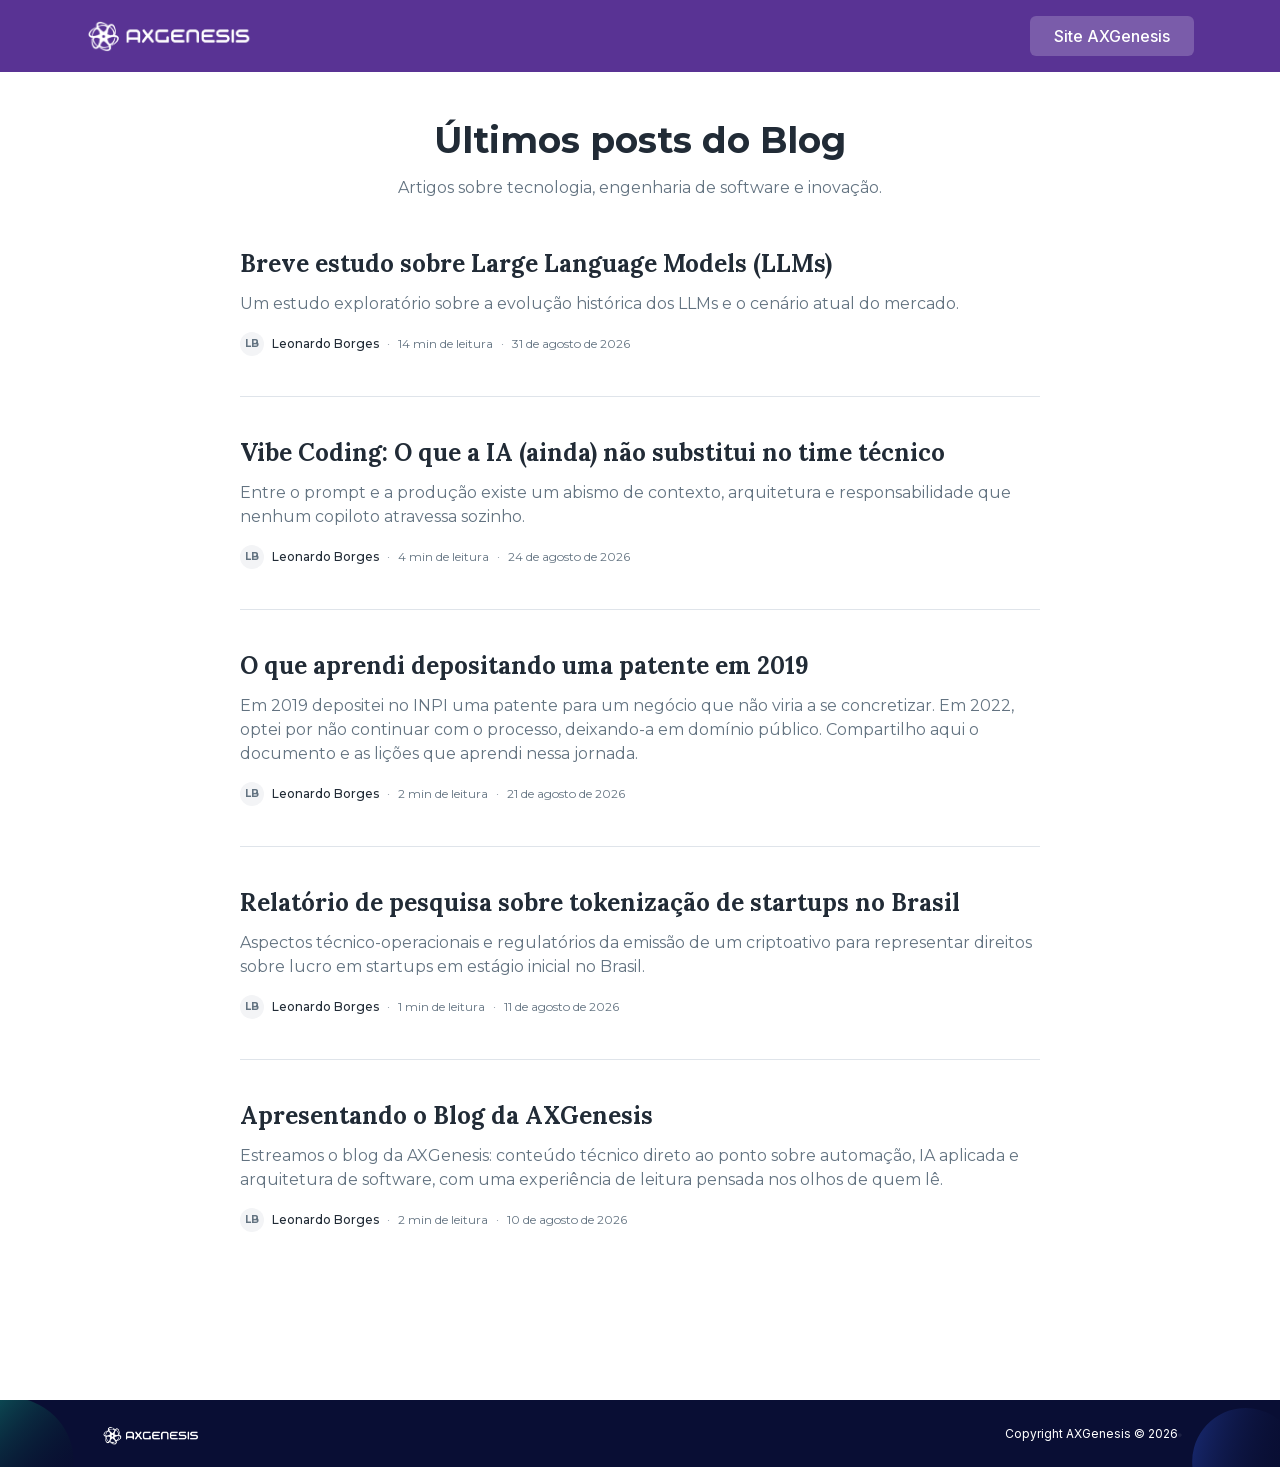
<file: blog/index.html>
<!DOCTYPE html><!--UvwGsUffQWVb0pHNMenQJ--><html lang="en"><head><meta charSet="utf-8"/><meta name="viewport" content="width=device-width, initial-scale=1"/><link rel="preload" href="/_next/static/media/e4af272ccee01ff0-s.p.woff2" as="font" crossorigin="" type="font/woff2"/><link rel="preload" href="/_next/static/media/558ca1a6aa3cb55e-s.p.woff2" as="font" crossorigin="" type="font/woff2"/><link rel="preload" href="/_next/static/media/5c0c2bcbaa4149ca-s.p.woff2" as="font" crossorigin="" type="font/woff2"/><link rel="preload" href="/_next/static/media/904be59b21bd51cb-s.p.woff2" as="font" crossorigin="" type="font/woff2"/><link rel="preload" href="/_next/static/media/9816a0e0ed309b6c-s.p.woff2" as="font" crossorigin="" type="font/woff2"/><link rel="preload" href="/_next/static/media/9ba835e78b0110ce-s.p.woff2" as="font" crossorigin="" type="font/woff2"/><link rel="preload" href="/_next/static/media/bc08e10e1c60a660-s.p.woff2" as="font" crossorigin="" type="font/woff2"/><link rel="preload" href="/_next/static/media/cee54c58f389a0a9-s.p.woff2" as="font" crossorigin="" type="font/woff2"/><link rel="preload" as="image" href="/assets/images/logo/logo-white.png?v251006"/><link rel="preload" as="image" href="/assets/images/logo/logo.png?v251006"/><link rel="stylesheet" href="/_next/static/css/70aa5731d1ebc999.css" data-precedence="next"/><link rel="stylesheet" href="/_next/static/css/e613545fef98afdb.css" data-precedence="next"/><link rel="stylesheet" href="/_next/static/css/2a7fa7dacb607a82.css" data-precedence="next"/><link rel="preload" as="script" fetchPriority="low" href="/_next/static/chunks/webpack-42457e1c7c06ad89.js"/><script src="/_next/static/chunks/4bd1b696-c023c6e3521b1417.js" async=""></script><script src="/_next/static/chunks/255-bc8b3b9a93d25a64.js" async=""></script><script src="/_next/static/chunks/main-app-a65206d79a00ed48.js" async=""></script><script src="/_next/static/chunks/app/layout-c0417769903bf9df.js" async=""></script><script src="/_next/static/chunks/619-ba102abea3e3d0e4.js" async=""></script><script src="/_next/static/chunks/356-1fcf197c11312f1f.js" async=""></script><script src="/_next/static/chunks/app/blog/layout-e4cb915dd6a4a58a.js" async=""></script><script src="/_next/static/chunks/app/blog/page-23365344a5cab837.js" async=""></script><link rel="preload" href="/assets/js/wow.min.js" as="script"/><link rel="preload" href="/assets/js/main.js" as="script"/><link rel="preload" href="/assets/images/logo/logo.png?v251006" as="image"/><meta name="next-size-adjust" content=""/><title>Blog | AXGenesis</title><meta name="description" content="Artigos sobre tecnologia, engenharia de software e inovação."/><meta name="robots" content="noindex, nofollow, nocache"/><meta name="googlebot" content="noindex, nofollow, noimageindex, max-video-preview:-1, max-image-preview:none, max-snippet:-1"/><link rel="icon" href="/assets/images/favicon.png"/><script src="/_next/static/chunks/polyfills-42372ed130431b0a.js" noModule=""></script></head><body class="__variable_6b174a antialiased font-inter"><div hidden=""><!--$--><!--/$--></div><script>(self.__next_s=self.__next_s||[]).push(["/assets/js/wow.min.js",{}])</script><div class="absolute top-0 left-0 z-40 flex items-center w-full bg-primary ud-header"><div class="container px-4 mx-auto"><div class="relative flex items-center justify-between -mx-4"><div class="max-w-full px-4 w-full sm:w-60"><a class="block w-full py-5 navbar-logo" href="/"><img alt="logo" width="701" height="133" decoding="async" data-nimg="1" class="w-full header-logo header-logo-white" style="color:transparent" src="/assets/images/logo/logo-white.png?v251006"/><img alt="logo" width="701" height="133" decoding="async" data-nimg="1" class="w-full header-logo header-logo-black hidden" style="color:transparent" src="/assets/images/logo/logo.png?v251006"/></a></div><div class="flex items-center justify-between w-full px-4"><div class="flex-1 flex justify-center"><button id="navbarToggler" class="absolute right-4 top-1/2 block -translate-y-1/2 rounded-lg px-3 py-[6px] ring-primary lg:hidden "><span class="relative my-[6px] block h-[2px] w-[30px] bg-white"></span><span class="relative my-[6px] block h-[2px] w-[30px] bg-white"></span><span class="relative my-[6px] block h-[2px] w-[30px] bg-white"></span></button><nav id="navbarCollapse" class="absolute right-4 top-full w-full max-w-[250px] rounded-lg bg-white py-5 shadow-lg dark:bg-dark-2 lg:static lg:block lg:w-full lg:max-w-full lg:min-h-[72px] lg:bg-transparent lg:px-4 lg:py-0 lg:shadow-none dark:lg:bg-transparent xl:px-6 hidden"><ul class="block lg:flex lg:justify-center"><li class="relative group lg:hidden"><a class="flex py-2 mx-8 text-base font-medium text-black dark:text-dark lg:text-white group-hover:text-primary dark:lg:text-white lg:mx-4 lg:inline-flex lg:px-0 lg:py-6 lg:group-hover:text-white lg:group-hover:opacity-70 xl:mx-6" href="/blog/">Blog AXGenesis</a></li><li class="relative group lg:hidden"><a class="flex py-2 mx-8 text-base font-medium text-black dark:text-dark lg:text-white group-hover:text-primary dark:lg:text-white lg:mx-4 lg:inline-flex lg:px-0 lg:py-6 lg:group-hover:text-white lg:group-hover:opacity-70 xl:mx-6" href="/">Website principal</a></li></ul></nav></div><div class="flex items-center justify-end shrink-0 pr-16 lg:pr-0"><div class="hidden lg:flex"><a class="whitespace-nowrap px-6 py-2 text-base font-medium text-white duration-300 ease-in-out rounded-md bg-white/20 signUpBtn hover:bg-white/100 hover:text-dark" href="/">Site AXGenesis</a></div></div></div></div></div></div><div class="__className_60e14b pt-[100px] md:pt-[120px] lg:pt-[120px]"><section class="pb-20 md:pb-28 lg:pb-32"><div class="container px-4 mx-auto"><div class="mx-auto mb-12 max-w-[620px] text-center"><h1 class="mb-4 text-3xl font-bold text-black dark:text-white sm:text-4xl">Últimos posts do Blog</h1><p class="text-body-color">Artigos sobre tecnologia, engenharia de software e inovação.</p></div><div class="mx-auto flex max-w-[800px] flex-col divide-y divide-stroke dark:divide-dark-3"><article class="flex gap-6 py-10 first:pt-0"><div class="flex-1"><h2 class="__className_b3112c mb-3 text-2xl font-bold text-black dark:text-white"><a class="hover:text-primary" href="/blog/2026-08-31-breve-estudo-sobre-llms/">Breve estudo sobre Large Language Models (LLMs)</a></h2><p class="mb-4 text-body-color">Um estudo exploratório sobre a evolução histórica dos LLMs e o cenário atual do mercado.</p><div class="flex items-center gap-2 text-xs text-body-color"><span class="flex h-6 w-6 text-[10px] shrink-0 items-center justify-center rounded-full bg-gray-2 font-semibold text-body-color dark:bg-dark-2 dark:text-white">LB</span><span class="font-medium text-black dark:text-white">Leonardo Borges</span><span aria-hidden="true">·</span><span>14<!-- --> min de leitura</span><span aria-hidden="true">·</span><span>31 de agosto de 2026</span></div></div></article><article class="flex gap-6 py-10 first:pt-0"><div class="flex-1"><h2 class="__className_b3112c mb-3 text-2xl font-bold text-black dark:text-white"><a class="hover:text-primary" href="/blog/2026-08-24-vibe-coding-o-que-a-ia-ainda-nao-substitui-no-time-tecnico/">Vibe Coding: O que a IA (ainda) não substitui no time técnico</a></h2><p class="mb-4 text-body-color">Entre o prompt e a produção existe um abismo de contexto, arquitetura e responsabilidade que nenhum copiloto atravessa sozinho.</p><div class="flex items-center gap-2 text-xs text-body-color"><span class="flex h-6 w-6 text-[10px] shrink-0 items-center justify-center rounded-full bg-gray-2 font-semibold text-body-color dark:bg-dark-2 dark:text-white">LB</span><span class="font-medium text-black dark:text-white">Leonardo Borges</span><span aria-hidden="true">·</span><span>4<!-- --> min de leitura</span><span aria-hidden="true">·</span><span>24 de agosto de 2026</span></div></div></article><article class="flex gap-6 py-10 first:pt-0"><div class="flex-1"><h2 class="__className_b3112c mb-3 text-2xl font-bold text-black dark:text-white"><a class="hover:text-primary" href="/blog/2026-08-21-o-que-aprendi-depositando-uma-patente/">O que aprendi depositando uma patente em 2019</a></h2><p class="mb-4 text-body-color">Em 2019 depositei no INPI uma patente para um negócio que não viria a se concretizar. Em 2022, optei por não continuar com o processo, deixando-a em domínio público. Compartilho aqui o documento e as lições que aprendi nessa jornada.</p><div class="flex items-center gap-2 text-xs text-body-color"><span class="flex h-6 w-6 text-[10px] shrink-0 items-center justify-center rounded-full bg-gray-2 font-semibold text-body-color dark:bg-dark-2 dark:text-white">LB</span><span class="font-medium text-black dark:text-white">Leonardo Borges</span><span aria-hidden="true">·</span><span>2<!-- --> min de leitura</span><span aria-hidden="true">·</span><span>21 de agosto de 2026</span></div></div></article><article class="flex gap-6 py-10 first:pt-0"><div class="flex-1"><h2 class="__className_b3112c mb-3 text-2xl font-bold text-black dark:text-white"><a class="hover:text-primary" href="/blog/2026-08-11-relatorio-sobre-blockchain/">Relatório de pesquisa sobre tokenização de startups no Brasil</a></h2><p class="mb-4 text-body-color">Aspectos técnico-operacionais e regulatórios da emissão de um criptoativo para representar direitos sobre lucro em startups em estágio inicial no Brasil.</p><div class="flex items-center gap-2 text-xs text-body-color"><span class="flex h-6 w-6 text-[10px] shrink-0 items-center justify-center rounded-full bg-gray-2 font-semibold text-body-color dark:bg-dark-2 dark:text-white">LB</span><span class="font-medium text-black dark:text-white">Leonardo Borges</span><span aria-hidden="true">·</span><span>1<!-- --> min de leitura</span><span aria-hidden="true">·</span><span>11 de agosto de 2026</span></div></div></article><article class="flex gap-6 py-10 first:pt-0"><div class="flex-1"><h2 class="__className_b3112c mb-3 text-2xl font-bold text-black dark:text-white"><a class="hover:text-primary" href="/blog/2026-08-10-apresentando-o-blog-axgenesis/">Apresentando o Blog da AXGenesis</a></h2><p class="mb-4 text-body-color">Estreamos o blog da AXGenesis: conteúdo técnico direto ao ponto sobre automação, IA aplicada e arquitetura de software, com uma experiência de leitura pensada nos olhos de quem lê.</p><div class="flex items-center gap-2 text-xs text-body-color"><span class="flex h-6 w-6 text-[10px] shrink-0 items-center justify-center rounded-full bg-gray-2 font-semibold text-body-color dark:bg-dark-2 dark:text-white">LB</span><span class="font-medium text-black dark:text-white">Leonardo Borges</span><span aria-hidden="true">·</span><span>2<!-- --> min de leitura</span><span aria-hidden="true">·</span><span>10 de agosto de 2026</span></div></div></article></div></div></section><!--$--><!--/$--></div><footer class="wow fadeInUp relative z-10 bg-[#090E34] pt-10 lg:pt-[10px] overflow-hidden" data-wow-delay=".15s"><div class="container px-2 sm:px-4 mx-auto"><div class="grid grid-cols-2 gap-2 sm:gap-4"><div class="p-2 sm:p-4"><div class="w-full"><a href="/index.html" class="inline-block max-w-[100px] sm:max-w-[160px]"><img alt="logo" loading="lazy" width="100" height="50" decoding="async" data-nimg="1" class="max-w-full" style="color:transparent" src="/assets/images/logo/logo-white.png?v251006"/></a></div></div><div class="p-2 sm:p-4"><div class="flex items-center justify-end text-white text-[10px] mr-3 lg:mr-0 sm:text-xs -mx-3">Copyright AXGenesis © 2026</div></div></div></div><div><span class="absolute left-0 top-0 z-[-1]"><img alt="" loading="lazy" width="100" height="50" decoding="async" data-nimg="1" style="color:transparent" src="/assets/images/footer/shape-1.svg"/></span><span class="absolute bottom-0 right-0 z-[-1]"><img alt="" loading="lazy" width="100" height="50" decoding="async" data-nimg="1" style="color:transparent" src="/assets/images/footer/shape-3.svg"/></span><span class="absolute right-0 top-0 z-[-1]"><svg width="102" height="102" viewBox="0 0 102 102" fill="none" xmlns="http://www.w3.org/2000/svg"><path d="M1.8667 33.1956C2.89765 33.1956 3.7334 34.0318 3.7334 35.0633C3.7334 36.0947 2.89765 36.9309 1.8667 36.9309C0.835744 36.9309 4.50645e-08 36.0947 0 35.0633C-4.50645e-08 34.0318 0.835744 33.1956 1.8667 33.1956Z" fill="white" fill-opacity="0.08"></path></svg></span></div><a href="#top" class="fixed left-auto items-center justify-center hidden w-10 h-10 text-white transition duration-300 ease-in-out rounded-md shadow-md back-to-top bottom-8 right-8 z-999 bg-primary hover:hover"><span class="mt-[6px] h-3 w-3 rotate-45 border-l border-t border-white"></span></a></footer><script src="/_next/static/chunks/webpack-42457e1c7c06ad89.js" id="_R_" async=""></script><script>(self.__next_f=self.__next_f||[]).push([0])</script><script>self.__next_f.push([1,"1:\"$Sreact.fragment\"\n2:I[1402,[\"177\",\"static/chunks/app/layout-c0417769903bf9df.js\"],\"\"]\n3:I[9766,[],\"\"]\n4:I[8924,[],\"\"]\n5:I[7799,[\"619\",\"static/chunks/619-ba102abea3e3d0e4.js\",\"356\",\"static/chunks/356-1fcf197c11312f1f.js\",\"584\",\"static/chunks/app/blog/layout-e4cb915dd6a4a58a.js\"],\"default\"]\n6:I[7696,[\"619\",\"static/chunks/619-ba102abea3e3d0e4.js\",\"356\",\"static/chunks/356-1fcf197c11312f1f.js\",\"584\",\"static/chunks/app/blog/layout-e4cb915dd6a4a58a.js\"],\"default\"]\n7:I[2619,[\"619\",\"static/chunks/619-ba102abea3e3d0e4.js\",\"356\",\"static/chunks/356-1fcf197c11312f1f.js\",\"831\",\"static/chunks/app/blog/page-23365344a5cab837.js\"],\"\"]\n10:I[7150,[],\"\"]\n:HL[\"/_next/static/media/e4af272ccee01ff0-s.p.woff2\",\"font\",{\"crossOrigin\":\"\",\"type\":\"font/woff2\"}]\n:HL[\"/_next/static/css/70aa5731d1ebc999.css\",\"style\"]\n:HL[\"/_next/static/css/e613545fef98afdb.css\",\"style\"]\n:HL[\"/_next/static/media/558ca1a6aa3cb55e-s.p.woff2\",\"font\",{\"crossOrigin\":\"\",\"type\":\"font/woff2\"}]\n:HL[\"/_next/static/media/5c0c2bcbaa4149ca-s.p.woff2\",\"font\",{\"crossOrigin\":\"\",\"type\":\"font/woff2\"}]\n:HL[\"/_next/static/media/904be59b21bd51cb-s.p.woff2\",\"font\",{\"crossOrigin\":\"\",\"type\":\"font/woff2\"}]\n:HL[\"/_next/static/media/9816a0e0ed309b6c-s.p.woff2\",\"font\",{\"crossOrigin\":\"\",\"type\":\"font/woff2\"}]\n:HL[\"/_next/static/media/9ba835e78b0110ce-s.p.woff2\",\"font\",{\"crossOrigin\":\"\",\"type\":\"font/woff2\"}]\n:HL[\"/_next/static/media/bc08e10e1c60a660-s.p.woff2\",\"font\",{\"crossOrigin\":\"\",\"type\":\"font/woff2\"}]\n:HL[\"/_next/static/media/cee54c58f389a0a9-s.p.woff2\",\"font\",{\"crossOrigin\":\"\",\"type\":\"font/woff2\"}]\n:HL[\"/_next/static/css/2a7fa7dacb607a82.css\",\"style\"]\n"])</script><script>self.__next_f.push([1,"0:{\"P\":null,\"b\":\"UvwGsUffQWVb0pHNMenQJ\",\"p\":\"\",\"c\":[\"\",\"blog\",\"\"],\"i\":false,\"f\":[[[\"\",{\"children\":[\"blog\",{\"children\":[\"__PAGE__\",{}]}]},\"$undefined\",\"$undefined\",true],[\"\",[\"$\",\"$1\",\"c\",{\"children\":[[[\"$\",\"link\",\"0\",{\"rel\":\"stylesheet\",\"href\":\"/_next/static/css/70aa5731d1ebc999.css\",\"precedence\":\"next\",\"crossOrigin\":\"$undefined\",\"nonce\":\"$undefined\"}],[\"$\",\"link\",\"1\",{\"rel\":\"stylesheet\",\"href\":\"/_next/static/css/e613545fef98afdb.css\",\"precedence\":\"next\",\"crossOrigin\":\"$undefined\",\"nonce\":\"$undefined\"}]],[\"$\",\"html\",null,{\"lang\":\"en\",\"children\":[[\"$\",\"head\",null,{\"children\":[\"$\",\"link\",null,{\"rel\":\"preload\",\"href\":\"/assets/images/logo/logo.png?v251006\",\"as\":\"image\"}]}],[\"$\",\"body\",null,{\"className\":\"__variable_6b174a antialiased font-inter\",\"children\":[[\"$\",\"$L2\",null,{\"src\":\"/assets/js/wow.min.js\",\"strategy\":\"beforeInteractive\"}],[\"$\",\"$L3\",null,{\"parallelRouterKey\":\"children\",\"error\":\"$undefined\",\"errorStyles\":\"$undefined\",\"errorScripts\":\"$undefined\",\"template\":[\"$\",\"$L4\",null,{}],\"templateStyles\":\"$undefined\",\"templateScripts\":\"$undefined\",\"notFound\":[[[\"$\",\"title\",null,{\"children\":\"404: This page could not be found.\"}],[\"$\",\"div\",null,{\"style\":{\"fontFamily\":\"system-ui,\\\"Segoe UI\\\",Roboto,Helvetica,Arial,sans-serif,\\\"Apple Color Emoji\\\",\\\"Segoe UI Emoji\\\"\",\"height\":\"100vh\",\"textAlign\":\"center\",\"display\":\"flex\",\"flexDirection\":\"column\",\"alignItems\":\"center\",\"justifyContent\":\"center\"},\"children\":[\"$\",\"div\",null,{\"children\":[[\"$\",\"style\",null,{\"dangerouslySetInnerHTML\":{\"__html\":\"body{color:#000;background:#fff;margin:0}.next-error-h1{border-right:1px solid rgba(0,0,0,.3)}@media (prefers-color-scheme:dark){body{color:#fff;background:#000}.next-error-h1{border-right:1px solid rgba(255,255,255,.3)}}\"}}],[\"$\",\"h1\",null,{\"className\":\"next-error-h1\",\"style\":{\"display\":\"inline-block\",\"margin\":\"0 20px 0 0\",\"padding\":\"0 23px 0 0\",\"fontSize\":24,\"fontWeight\":500,\"verticalAlign\":\"top\",\"lineHeight\":\"49px\"},\"children\":404}],[\"$\",\"div\",null,{\"style\":{\"display\":\"inline-block\"},\"children\":[\"$\",\"h2\",null,{\"style\":{\"fontSize\":14,\"fontWeight\":400,\"lineHeight\":\"49px\",\"margin\":0},\"children\":\"This page could not be found.\"}]}]]}]}]],[]],\"forbidden\":\"$undefined\",\"unauthorized\":\"$undefined\"}],[\"$\",\"$L2\",null,{\"src\":\"/assets/js/main.js\",\"strategy\":\"afterInteractive\"}]]}]]}]]}],{\"children\":[\"blog\",[\"$\",\"$1\",\"c\",{\"children\":[[[\"$\",\"link\",\"0\",{\"rel\":\"stylesheet\",\"href\":\"/_next/static/css/2a7fa7dacb607a82.css\",\"precedence\":\"next\",\"crossOrigin\":\"$undefined\",\"nonce\":\"$undefined\"}]],[[\"$\",\"$L5\",null,{}],[\"$\",\"div\",null,{\"className\":\"__className_60e14b pt-[100px] md:pt-[120px] lg:pt-[120px]\",\"children\":[\"$\",\"$L3\",null,{\"parallelRouterKey\":\"children\",\"error\":\"$undefined\",\"errorStyles\":\"$undefined\",\"errorScripts\":\"$undefined\",\"template\":[\"$\",\"$L4\",null,{}],\"templateStyles\":\"$undefined\",\"templateScripts\":\"$undefined\",\"notFound\":\"$undefined\",\"forbidden\":\"$undefined\",\"unauthorized\":\"$undefined\"}]}],[\"$\",\"$L6\",null,{}]]]}],{\"children\":[\"__PAGE__\",[\"$\",\"$1\",\"c\",{\"children\":[[\"$\",\"section\",null,{\"className\":\"pb-20 md:pb-28 lg:pb-32\",\"children\":[\"$\",\"div\",null,{\"className\":\"container px-4 mx-auto\",\"children\":[[\"$\",\"div\",null,{\"className\":\"mx-auto mb-12 max-w-[620px] text-center\",\"children\":[[\"$\",\"h1\",null,{\"className\":\"mb-4 text-3xl font-bold text-black dark:text-white sm:text-4xl\",\"children\":\"Últimos posts do Blog\"}],[\"$\",\"p\",null,{\"className\":\"text-body-color\",\"children\":\"Artigos sobre tecnologia, engenharia de software e inovação.\"}]]}],[\"$\",\"div\",null,{\"className\":\"mx-auto flex max-w-[800px] flex-col divide-y divide-stroke dark:divide-dark-3\",\"children\":[[\"$\",\"article\",\"2026-08-31-breve-estudo-sobre-llms\",{\"className\":\"flex gap-6 py-10 first:pt-0\",\"children\":[[\"$\",\"div\",null,{\"className\":\"flex-1\",\"children\":[[\"$\",\"h2\",null,{\"className\":\"__className_b3112c mb-3 text-2xl font-bold text-black dark:text-white\",\"children\":[\"$\",\"$L7\",null,{\"href\":\"/blog/2026-08-31-breve-estudo-sobre-llms\",\"className\":\"hover:text-primary\",\"children\":\"Breve estudo sobre Large Language Models (LLMs)\"}]}],[\"$\",\"p\",null,{\"className\":\"mb-4 text-body-color\",\"children\":\"Um estudo exploratório sobre a evolução histórica dos LLMs e o cenário atual do mercado.\"}],[\"$\",\"div\",null,{\"className\":\"flex items-center gap-2 text-xs text-body-color\",\"children\":[[\"$\",\"span\",null,{\"className\":\"flex h-6 w-6 text-[10px] shrink-0 items-center justify-center rounded-full bg-gray-2 font-semibold text-body-color dark:bg-dark-2 dark:text-white\",\"children\":\"LB\"}],[\"$\",\"span\",null,{\"className\":\"font-medium text-black dark:text-white\",\"children\":\"Leonardo Borges\"}],[\"$\",\"span\",null,{\"aria-hidden\":\"true\",\"children\":\"·\"}],[\"$\",\"span\",null,{\"children\":[14,\" min de leitura\"]}],\"$L8\",\"$L9\"]}]]}],\"$undefined\"]}],\"$La\",\"$Lb\",\"$Lc\",\"$Ld\"]}]]}]}],null,\"$Le\"]}],{},null,false]},null,false]},null,false],\"$Lf\",false]],\"m\":\"$undefined\",\"G\":[\"$10\",[]],\"s\":false,\"S\":true}\n"])</script><script>self.__next_f.push([1,"11:I[4431,[],\"OutletBoundary\"]\n13:I[5278,[],\"AsyncMetadataOutlet\"]\n15:I[4431,[],\"ViewportBoundary\"]\n17:I[4431,[],\"MetadataBoundary\"]\n18:\"$Sreact.suspense\"\n8:[\"$\",\"span\",null,{\"aria-hidden\":\"true\",\"children\":\"·\"}]\n9:[\"$\",\"span\",null,{\"children\":\"31 de agosto de 2026\"}]\n"])</script><script>self.__next_f.push([1,"a:[\"$\",\"article\",\"2026-08-24-vibe-coding-o-que-a-ia-ainda-nao-substitui-no-time-tecnico\",{\"className\":\"flex gap-6 py-10 first:pt-0\",\"children\":[[\"$\",\"div\",null,{\"className\":\"flex-1\",\"children\":[[\"$\",\"h2\",null,{\"className\":\"__className_b3112c mb-3 text-2xl font-bold text-black dark:text-white\",\"children\":[\"$\",\"$L7\",null,{\"href\":\"/blog/2026-08-24-vibe-coding-o-que-a-ia-ainda-nao-substitui-no-time-tecnico\",\"className\":\"hover:text-primary\",\"children\":\"Vibe Coding: O que a IA (ainda) não substitui no time técnico\"}]}],[\"$\",\"p\",null,{\"className\":\"mb-4 text-body-color\",\"children\":\"Entre o prompt e a produção existe um abismo de contexto, arquitetura e responsabilidade que nenhum copiloto atravessa sozinho.\"}],[\"$\",\"div\",null,{\"className\":\"flex items-center gap-2 text-xs text-body-color\",\"children\":[[\"$\",\"span\",null,{\"className\":\"flex h-6 w-6 text-[10px] shrink-0 items-center justify-center rounded-full bg-gray-2 font-semibold text-body-color dark:bg-dark-2 dark:text-white\",\"children\":\"LB\"}],[\"$\",\"span\",null,{\"className\":\"font-medium text-black dark:text-white\",\"children\":\"Leonardo Borges\"}],[\"$\",\"span\",null,{\"aria-hidden\":\"true\",\"children\":\"·\"}],[\"$\",\"span\",null,{\"children\":[4,\" min de leitura\"]}],[\"$\",\"span\",null,{\"aria-hidden\":\"true\",\"children\":\"·\"}],[\"$\",\"span\",null,{\"children\":\"24 de agosto de 2026\"}]]}]]}],\"$undefined\"]}]\n"])</script><script>self.__next_f.push([1,"b:[\"$\",\"article\",\"2026-08-21-o-que-aprendi-depositando-uma-patente\",{\"className\":\"flex gap-6 py-10 first:pt-0\",\"children\":[[\"$\",\"div\",null,{\"className\":\"flex-1\",\"children\":[[\"$\",\"h2\",null,{\"className\":\"__className_b3112c mb-3 text-2xl font-bold text-black dark:text-white\",\"children\":[\"$\",\"$L7\",null,{\"href\":\"/blog/2026-08-21-o-que-aprendi-depositando-uma-patente\",\"className\":\"hover:text-primary\",\"children\":\"O que aprendi depositando uma patente em 2019\"}]}],[\"$\",\"p\",null,{\"className\":\"mb-4 text-body-color\",\"children\":\"Em 2019 depositei no INPI uma patente para um negócio que não viria a se concretizar. Em 2022, optei por não continuar com o processo, deixando-a em domínio público. Compartilho aqui o documento e as lições que aprendi nessa jornada.\"}],[\"$\",\"div\",null,{\"className\":\"flex items-center gap-2 text-xs text-body-color\",\"children\":[[\"$\",\"span\",null,{\"className\":\"flex h-6 w-6 text-[10px] shrink-0 items-center justify-center rounded-full bg-gray-2 font-semibold text-body-color dark:bg-dark-2 dark:text-white\",\"children\":\"LB\"}],[\"$\",\"span\",null,{\"className\":\"font-medium text-black dark:text-white\",\"children\":\"Leonardo Borges\"}],[\"$\",\"span\",null,{\"aria-hidden\":\"true\",\"children\":\"·\"}],[\"$\",\"span\",null,{\"children\":[2,\" min de leitura\"]}],[\"$\",\"span\",null,{\"aria-hidden\":\"true\",\"children\":\"·\"}],[\"$\",\"span\",null,{\"children\":\"21 de agosto de 2026\"}]]}]]}],\"$undefined\"]}]\n"])</script><script>self.__next_f.push([1,"c:[\"$\",\"article\",\"2026-08-11-relatorio-sobre-blockchain\",{\"className\":\"flex gap-6 py-10 first:pt-0\",\"children\":[[\"$\",\"div\",null,{\"className\":\"flex-1\",\"children\":[[\"$\",\"h2\",null,{\"className\":\"__className_b3112c mb-3 text-2xl font-bold text-black dark:text-white\",\"children\":[\"$\",\"$L7\",null,{\"href\":\"/blog/2026-08-11-relatorio-sobre-blockchain\",\"className\":\"hover:text-primary\",\"children\":\"Relatório de pesquisa sobre tokenização de startups no Brasil\"}]}],[\"$\",\"p\",null,{\"className\":\"mb-4 text-body-color\",\"children\":\"Aspectos técnico-operacionais e regulatórios da emissão de um criptoativo para representar direitos sobre lucro em startups em estágio inicial no Brasil.\"}],[\"$\",\"div\",null,{\"className\":\"flex items-center gap-2 text-xs text-body-color\",\"children\":[[\"$\",\"span\",null,{\"className\":\"flex h-6 w-6 text-[10px] shrink-0 items-center justify-center rounded-full bg-gray-2 font-semibold text-body-color dark:bg-dark-2 dark:text-white\",\"children\":\"LB\"}],[\"$\",\"span\",null,{\"className\":\"font-medium text-black dark:text-white\",\"children\":\"Leonardo Borges\"}],[\"$\",\"span\",null,{\"aria-hidden\":\"true\",\"children\":\"·\"}],[\"$\",\"span\",null,{\"children\":[1,\" min de leitura\"]}],[\"$\",\"span\",null,{\"aria-hidden\":\"true\",\"children\":\"·\"}],[\"$\",\"span\",null,{\"children\":\"11 de agosto de 2026\"}]]}]]}],\"$undefined\"]}]\n"])</script><script>self.__next_f.push([1,"d:[\"$\",\"article\",\"2026-08-10-apresentando-o-blog-axgenesis\",{\"className\":\"flex gap-6 py-10 first:pt-0\",\"children\":[[\"$\",\"div\",null,{\"className\":\"flex-1\",\"children\":[[\"$\",\"h2\",null,{\"className\":\"__className_b3112c mb-3 text-2xl font-bold text-black dark:text-white\",\"children\":[\"$\",\"$L7\",null,{\"href\":\"/blog/2026-08-10-apresentando-o-blog-axgenesis\",\"className\":\"hover:text-primary\",\"children\":\"Apresentando o Blog da AXGenesis\"}]}],[\"$\",\"p\",null,{\"className\":\"mb-4 text-body-color\",\"children\":\"Estreamos o blog da AXGenesis: conteúdo técnico direto ao ponto sobre automação, IA aplicada e arquitetura de software, com uma experiência de leitura pensada nos olhos de quem lê.\"}],[\"$\",\"div\",null,{\"className\":\"flex items-center gap-2 text-xs text-body-color\",\"children\":[[\"$\",\"span\",null,{\"className\":\"flex h-6 w-6 text-[10px] shrink-0 items-center justify-center rounded-full bg-gray-2 font-semibold text-body-color dark:bg-dark-2 dark:text-white\",\"children\":\"LB\"}],[\"$\",\"span\",null,{\"className\":\"font-medium text-black dark:text-white\",\"children\":\"Leonardo Borges\"}],[\"$\",\"span\",null,{\"aria-hidden\":\"true\",\"children\":\"·\"}],[\"$\",\"span\",null,{\"children\":[2,\" min de leitura\"]}],[\"$\",\"span\",null,{\"aria-hidden\":\"true\",\"children\":\"·\"}],[\"$\",\"span\",null,{\"children\":\"10 de agosto de 2026\"}]]}]]}],\"$undefined\"]}]\n"])</script><script>self.__next_f.push([1,"e:[\"$\",\"$L11\",null,{\"children\":[\"$L12\",[\"$\",\"$L13\",null,{\"promise\":\"$@14\"}]]}]\nf:[\"$\",\"$1\",\"h\",{\"children\":[null,[[\"$\",\"$L15\",null,{\"children\":\"$L16\"}],[\"$\",\"meta\",null,{\"name\":\"next-size-adjust\",\"content\":\"\"}]],[\"$\",\"$L17\",null,{\"children\":[\"$\",\"div\",null,{\"hidden\":true,\"children\":[\"$\",\"$18\",null,{\"fallback\":null,\"children\":\"$L19\"}]}]}]]}]\n"])</script><script>self.__next_f.push([1,"16:[[\"$\",\"meta\",\"0\",{\"charSet\":\"utf-8\"}],[\"$\",\"meta\",\"1\",{\"name\":\"viewport\",\"content\":\"width=device-width, initial-scale=1\"}]]\n12:null\n"])</script><script>self.__next_f.push([1,"1a:I[622,[],\"IconMark\"]\n14:{\"metadata\":[[\"$\",\"title\",\"0\",{\"children\":\"Blog | AXGenesis\"}],[\"$\",\"meta\",\"1\",{\"name\":\"description\",\"content\":\"Artigos sobre tecnologia, engenharia de software e inovação.\"}],[\"$\",\"meta\",\"2\",{\"name\":\"robots\",\"content\":\"noindex, nofollow, nocache\"}],[\"$\",\"meta\",\"3\",{\"name\":\"googlebot\",\"content\":\"noindex, nofollow, noimageindex, max-video-preview:-1, max-image-preview:none, max-snippet:-1\"}],[\"$\",\"link\",\"4\",{\"rel\":\"icon\",\"href\":\"/assets/images/favicon.png\"}],[\"$\",\"$L1a\",\"5\",{}]],\"error\":null,\"digest\":\"$undefined\"}\n"])</script><script>self.__next_f.push([1,"19:\"$14:metadata\"\n"])</script></body></html>
</file>
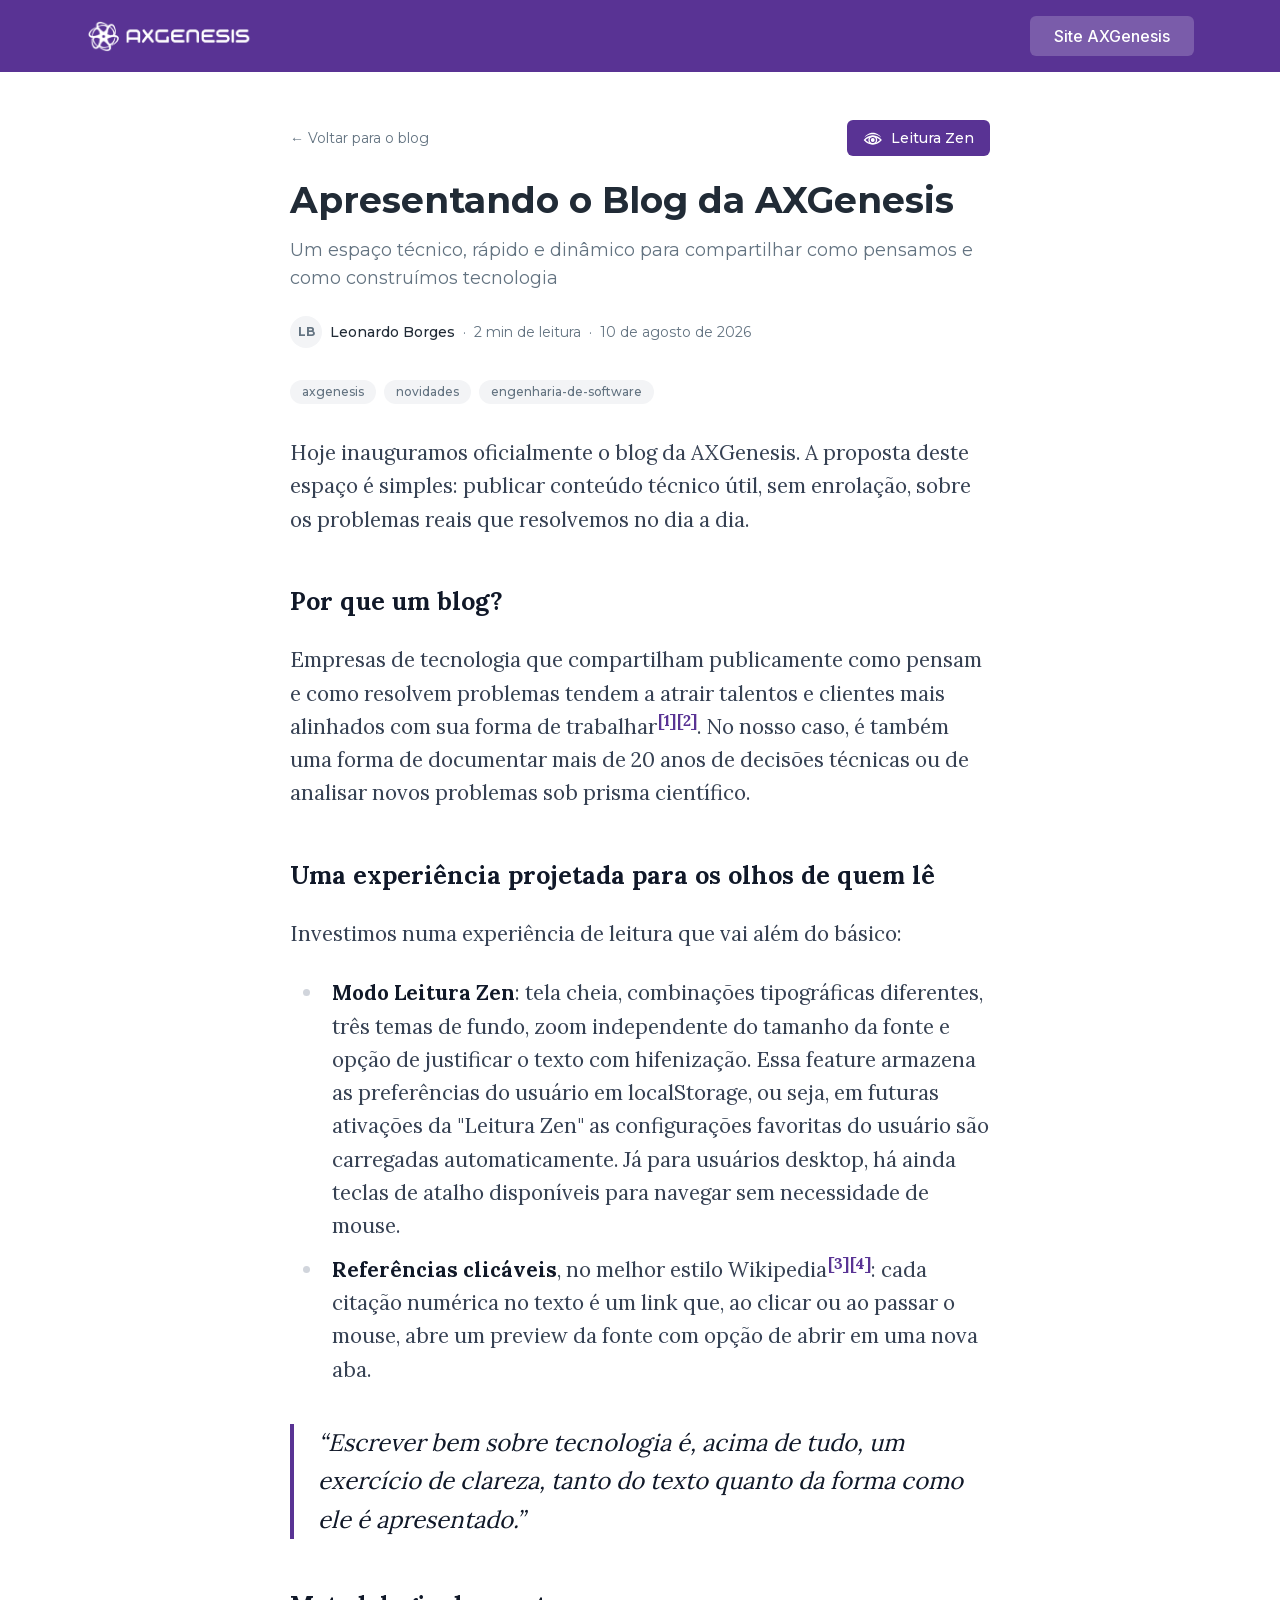
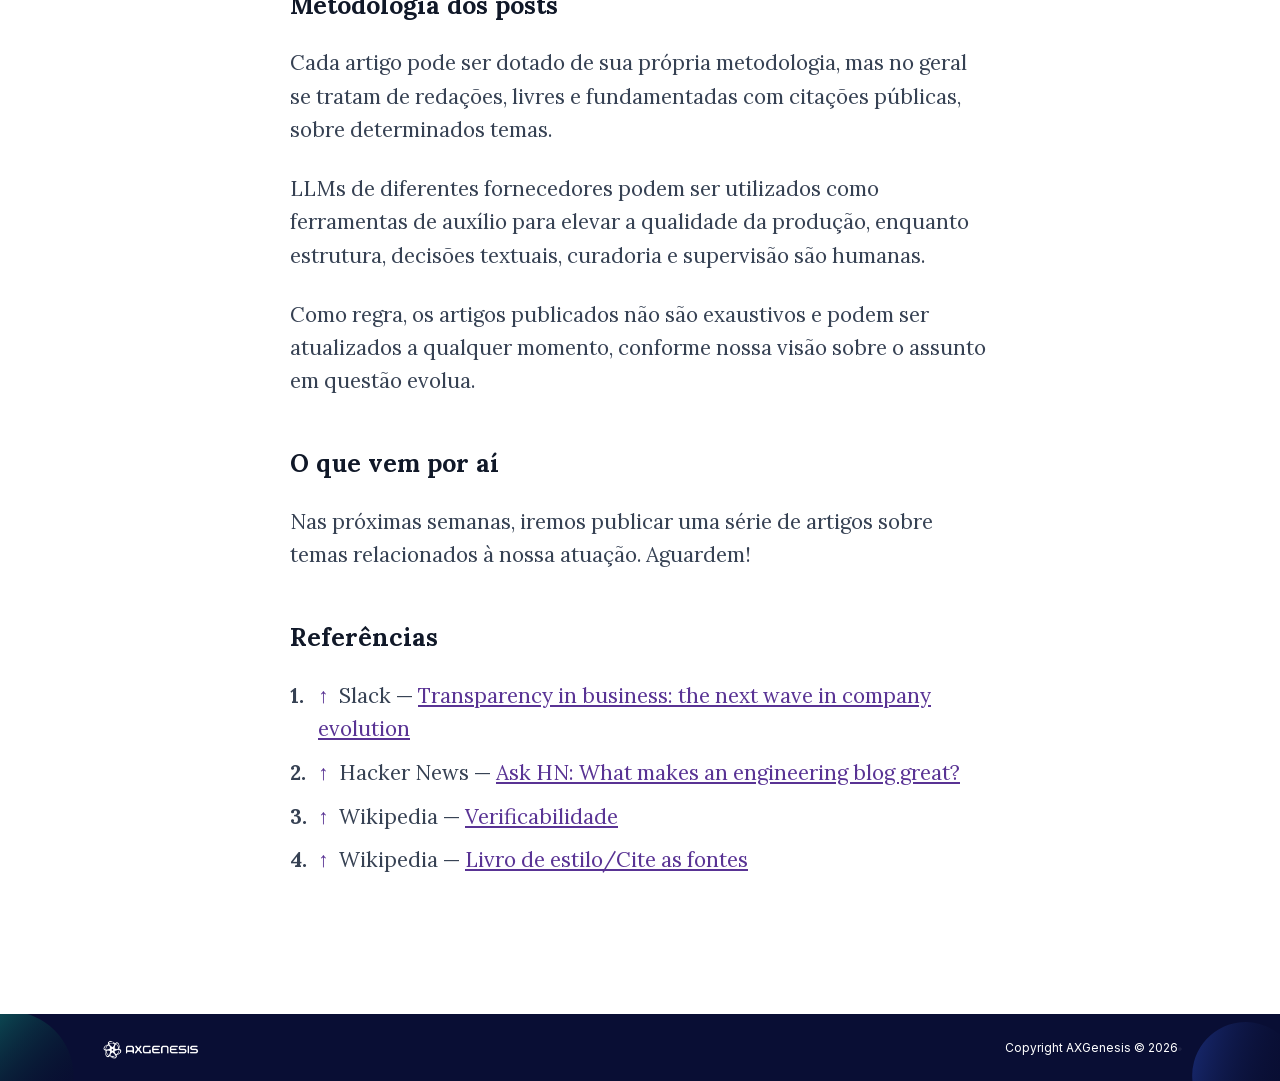
<file: blog/2026-08-10-apresentando-o-blog-axgenesis/index.html>
<!DOCTYPE html><!--UvwGsUffQWVb0pHNMenQJ--><html lang="en"><head><meta charSet="utf-8"/><meta name="viewport" content="width=device-width, initial-scale=1"/><link rel="preload" href="/_next/static/media/e4af272ccee01ff0-s.p.woff2" as="font" crossorigin="" type="font/woff2"/><link rel="preload" href="/_next/static/media/558ca1a6aa3cb55e-s.p.woff2" as="font" crossorigin="" type="font/woff2"/><link rel="preload" href="/_next/static/media/5c0c2bcbaa4149ca-s.p.woff2" as="font" crossorigin="" type="font/woff2"/><link rel="preload" href="/_next/static/media/904be59b21bd51cb-s.p.woff2" as="font" crossorigin="" type="font/woff2"/><link rel="preload" href="/_next/static/media/9816a0e0ed309b6c-s.p.woff2" as="font" crossorigin="" type="font/woff2"/><link rel="preload" href="/_next/static/media/9ba835e78b0110ce-s.p.woff2" as="font" crossorigin="" type="font/woff2"/><link rel="preload" href="/_next/static/media/bc08e10e1c60a660-s.p.woff2" as="font" crossorigin="" type="font/woff2"/><link rel="preload" href="/_next/static/media/cee54c58f389a0a9-s.p.woff2" as="font" crossorigin="" type="font/woff2"/><link rel="preload" as="image" href="/assets/images/logo/logo-white.png?v251006"/><link rel="preload" as="image" href="/assets/images/logo/logo.png?v251006"/><link rel="stylesheet" href="/_next/static/css/70aa5731d1ebc999.css" data-precedence="next"/><link rel="stylesheet" href="/_next/static/css/e613545fef98afdb.css" data-precedence="next"/><link rel="stylesheet" href="/_next/static/css/2a7fa7dacb607a82.css" data-precedence="next"/><link rel="preload" as="script" fetchPriority="low" href="/_next/static/chunks/webpack-42457e1c7c06ad89.js"/><script src="/_next/static/chunks/4bd1b696-c023c6e3521b1417.js" async=""></script><script src="/_next/static/chunks/255-bc8b3b9a93d25a64.js" async=""></script><script src="/_next/static/chunks/main-app-a65206d79a00ed48.js" async=""></script><script src="/_next/static/chunks/app/layout-c0417769903bf9df.js" async=""></script><script src="/_next/static/chunks/619-ba102abea3e3d0e4.js" async=""></script><script src="/_next/static/chunks/356-1fcf197c11312f1f.js" async=""></script><script src="/_next/static/chunks/app/blog/layout-e4cb915dd6a4a58a.js" async=""></script><script src="/_next/static/chunks/app/blog/%5Bslug%5D/page-b43ff115ccb22bd9.js" async=""></script><link rel="preload" href="/assets/js/wow.min.js" as="script"/><link rel="preload" href="/assets/js/main.js" as="script"/><meta name="next-size-adjust" content=""/><link rel="preload" href="/assets/images/logo/logo.png?v251006" as="image"/><title>Apresentando o Blog da AXGenesis | Blog AXGenesis</title><meta name="description" content="Estreamos o blog da AXGenesis: conteúdo técnico direto ao ponto sobre automação, IA aplicada e arquitetura de software, com uma experiência de leitura pensada nos olhos de quem lê."/><meta name="robots" content="noindex, nofollow, nocache"/><meta name="googlebot" content="noindex, nofollow, noimageindex, max-video-preview:-1, max-image-preview:none, max-snippet:-1"/><link rel="icon" href="/assets/images/favicon.png"/><script src="/_next/static/chunks/polyfills-42372ed130431b0a.js" noModule=""></script></head><body class="__variable_6b174a antialiased font-inter"><div hidden=""><!--$--><!--/$--></div><script>(self.__next_s=self.__next_s||[]).push(["/assets/js/wow.min.js",{}])</script><div class="absolute top-0 left-0 z-40 flex items-center w-full bg-primary ud-header"><div class="container px-4 mx-auto"><div class="relative flex items-center justify-between -mx-4"><div class="max-w-full px-4 w-full sm:w-60"><a class="block w-full py-5 navbar-logo" href="/"><img alt="logo" width="701" height="133" decoding="async" data-nimg="1" class="w-full header-logo header-logo-white" style="color:transparent" src="/assets/images/logo/logo-white.png?v251006"/><img alt="logo" width="701" height="133" decoding="async" data-nimg="1" class="w-full header-logo header-logo-black hidden" style="color:transparent" src="/assets/images/logo/logo.png?v251006"/></a></div><div class="flex items-center justify-between w-full px-4"><div class="flex-1 flex justify-center"><button id="navbarToggler" class="absolute right-4 top-1/2 block -translate-y-1/2 rounded-lg px-3 py-[6px] ring-primary lg:hidden "><span class="relative my-[6px] block h-[2px] w-[30px] bg-white"></span><span class="relative my-[6px] block h-[2px] w-[30px] bg-white"></span><span class="relative my-[6px] block h-[2px] w-[30px] bg-white"></span></button><nav id="navbarCollapse" class="absolute right-4 top-full w-full max-w-[250px] rounded-lg bg-white py-5 shadow-lg dark:bg-dark-2 lg:static lg:block lg:w-full lg:max-w-full lg:min-h-[72px] lg:bg-transparent lg:px-4 lg:py-0 lg:shadow-none dark:lg:bg-transparent xl:px-6 hidden"><ul class="block lg:flex lg:justify-center"><li class="relative group lg:hidden"><a class="flex py-2 mx-8 text-base font-medium text-black dark:text-dark lg:text-white group-hover:text-primary dark:lg:text-white lg:mx-4 lg:inline-flex lg:px-0 lg:py-6 lg:group-hover:text-white lg:group-hover:opacity-70 xl:mx-6" href="/blog/">Blog AXGenesis</a></li><li class="relative group lg:hidden"><a class="flex py-2 mx-8 text-base font-medium text-black dark:text-dark lg:text-white group-hover:text-primary dark:lg:text-white lg:mx-4 lg:inline-flex lg:px-0 lg:py-6 lg:group-hover:text-white lg:group-hover:opacity-70 xl:mx-6" href="/">Website principal</a></li></ul></nav></div><div class="flex items-center justify-end shrink-0 pr-16 lg:pr-0"><div class="hidden lg:flex"><a class="whitespace-nowrap px-6 py-2 text-base font-medium text-white duration-300 ease-in-out rounded-md bg-white/20 signUpBtn hover:bg-white/100 hover:text-dark" href="/">Site AXGenesis</a></div></div></div></div></div></div><div class="__className_60e14b pt-[100px] md:pt-[120px] lg:pt-[120px]"><section class="pb-20 md:pb-28 lg:pb-32"><div class="container px-4 mx-auto"><article class="mx-auto max-w-[700px]"><div class="mb-6 flex items-center justify-between"><a class="text-sm text-body-color hover:text-primary" href="/blog/">← Voltar para o blog</a><button type="button" title="Leitura Zen [Z]" class="flex items-center gap-2 text-sm font-medium text-white bg-primary hover:bg-primary/90 transition-colors px-4 py-2 rounded-md"><svg width="20" height="20" viewBox="75 40 150 100" xmlns="http://www.w3.org/2000/svg"><g transform="translate(0,-87)"><circle cx="148.5" cy="192" r="28.18" fill="none" stroke="currentColor" stroke-width="10"></circle><path d="M 560.35 289.79 A 305.71 305.71 0 0 0 328.83 396.09 A 305.71 305.71 0 0 0 561.26 503.37 A 305.71 305.71 0 0 0 792.47 397.1 A 305.71 305.71 0 0 0 560.35 289.79 z" transform="matrix(0.26458333,0,0,0.26458333,0,87)" fill="none" stroke="currentColor" stroke-width="37.8"></path><circle cx="148.5" cy="192" r="14.17" fill="currentColor"></circle><path d="m 210.54,170.89 c -13.75,-18.1 -30.93,-25.68 -39.43,-28.64 -9.42,-3.29 -17.17,-4.13 -22.69,-4.14 -5.51,0.01 -13.22,0.85 -22.6,4.12 -8.47,2.95 -25.57,10.48 -39.3,28.45 a 0.85,0.85 90 0 0 1.28,1.1 c 7.98,-8.23 16.34,-13.25 22.91,-16.3 6.66,-3.09 12.67,-4.71 17.22,-5.63 8.32,-1.67 16.12,-1.75 20.48,-1.75 4.38,0.01 12.21,0.11 20.56,1.82 4.56,0.94 10.59,2.59 17.25,5.72 6.58,3.09 14.94,8.17 22.89,16.46 a 0.94,0.94 90 0 0 1.43,-1.22 z" fill="currentColor"></path><circle cx="143.87" cy="192" r="9.53" fill="white"></circle></g></svg>Leitura Zen</button></div><h1 class="mb-4 text-3xl font-bold text-black dark:text-white sm:text-4xl">Apresentando o Blog da AXGenesis</h1><p class="mb-6 text-lg text-body-color">Um espaço técnico, rápido e dinâmico para compartilhar como pensamos e como construímos tecnologia</p><div class="mb-8"><div class="flex items-center gap-2 text-sm text-body-color"><span class="flex h-8 w-8 text-xs shrink-0 items-center justify-center rounded-full bg-gray-2 font-semibold text-body-color dark:bg-dark-2 dark:text-white">LB</span><span class="font-medium text-black dark:text-white">Leonardo Borges</span><span aria-hidden="true">·</span><span>2<!-- --> min de leitura</span><span aria-hidden="true">·</span><span>10 de agosto de 2026</span></div></div><div class="mb-8 flex flex-wrap gap-2"><span class="rounded-full bg-gray-2 px-3 py-1 text-xs font-medium text-body-color dark:bg-dark-2">axgenesis</span><span class="rounded-full bg-gray-2 px-3 py-1 text-xs font-medium text-body-color dark:bg-dark-2">novidades</span><span class="rounded-full bg-gray-2 px-3 py-1 text-xs font-medium text-body-color dark:bg-dark-2">engenharia-de-software</span></div><div class="__className_b3112c prose max-w-none text-[1.3rem] leading-[1.6] dark:prose-invert prose-a:text-primary prose-headings:font-bold prose-h2:text-[1.55rem] prose-blockquote:border-l-4 prose-blockquote:border-primary prose-blockquote:text-[1.15em]"><p>Hoje inauguramos oficialmente o blog da AXGenesis. A proposta deste espaço é simples: publicar conteúdo técnico útil, sem enrolação, sobre os problemas reais que resolvemos no dia a dia.</p>
<h2>Por que um blog?</h2>
<p>Empresas de tecnologia que compartilham publicamente como pensam e como resolvem problemas tendem a atrair talentos e clientes mais alinhados com sua forma de trabalhar<sup class="citation"><a href="#ref-1" id="citeref-1">[1]</a></sup><sup class="citation"><a href="#ref-2" id="citeref-2">[2]</a></sup>. No nosso caso, é também uma forma de documentar mais de 20 anos de decisões técnicas ou de analisar novos problemas sob prisma científico.</p>
<h2>Uma experiência projetada para os olhos de quem lê</h2>
<p>Investimos numa experiência de leitura que vai além do básico:</p>
<ul>
<li><strong>Modo Leitura Zen</strong>: tela cheia, combinações tipográficas diferentes, três temas de fundo, zoom independente do tamanho da fonte e opção de justificar o texto com hifenização. Essa feature armazena as preferências do usuário em localStorage, ou seja, em futuras ativações da "Leitura Zen" as configurações favoritas do usuário são carregadas automaticamente. Já para usuários desktop, há ainda teclas de atalho disponíveis para navegar sem necessidade de mouse.</li>
<li><strong>Referências clicáveis</strong>, no melhor estilo Wikipedia<sup class="citation"><a href="#ref-3" id="citeref-3">[3]</a></sup><sup class="citation"><a href="#ref-4" id="citeref-4">[4]</a></sup>: cada citação numérica no texto é um link que, ao clicar ou ao passar o mouse, abre um preview da fonte com opção de abrir em uma nova aba.</li>
</ul>
<blockquote>
<p>Escrever bem sobre tecnologia é, acima de tudo, um exercício de clareza, tanto do texto quanto da forma como ele é apresentado.</p>
</blockquote>
<h2>Metodologia dos posts</h2>
<p>Cada artigo pode ser dotado de sua própria metodologia, mas no geral se tratam de redações, livres e fundamentadas com citações públicas, sobre determinados temas.</p>
<p>LLMs de diferentes fornecedores podem ser utilizados como ferramentas de auxílio para elevar a qualidade da produção, enquanto estrutura, decisões textuais, curadoria e supervisão são humanas.</p>
<p>Como regra, os artigos publicados não são exaustivos e podem ser atualizados a qualquer momento, conforme nossa visão sobre o assunto em questão evolua.</p>
<h2>O que vem por aí</h2>
<p>Nas próximas semanas, iremos publicar uma série de artigos sobre temas relacionados à nossa atuação. Aguardem!</p>
<h2>Referências</h2>
<ol class="references">
<li id="ref-1"><a href="#citeref-1" class="ref-backlink" aria-label="Voltar à citação 1">↑</a> Slack — <a href="https://slack.com/intl/en-nz/blog/collaboration/transparency-in-business-company-evolution">Transparency in business: the next wave in company evolution</a></li>
<li id="ref-2"><a href="#citeref-2" class="ref-backlink" aria-label="Voltar à citação 2">↑</a> Hacker News — <a href="https://news.ycombinator.com/item?id=44382354">Ask HN: What makes an engineering blog great?</a></li>
<li id="ref-3"><a href="#citeref-3" class="ref-backlink" aria-label="Voltar à citação 3">↑</a> Wikipedia — <a href="https://pt.wikipedia.org/wiki/Wikip%C3%A9dia:Verificabilidade">Verificabilidade</a></li>
<li id="ref-4"><a href="#citeref-4" class="ref-backlink" aria-label="Voltar à citação 4">↑</a> Wikipedia — <a href="https://pt.wikipedia.org/wiki/Wikip%C3%A9dia:Livro_de_estilo/Cite_as_fontes">Livro de estilo/Cite as fontes</a></li>
</ol>
</div></article></div></section><!--$--><!--/$--></div><footer class="wow fadeInUp relative z-10 bg-[#090E34] pt-10 lg:pt-[10px] overflow-hidden" data-wow-delay=".15s"><div class="container px-2 sm:px-4 mx-auto"><div class="grid grid-cols-2 gap-2 sm:gap-4"><div class="p-2 sm:p-4"><div class="w-full"><a href="/index.html" class="inline-block max-w-[100px] sm:max-w-[160px]"><img alt="logo" loading="lazy" width="100" height="50" decoding="async" data-nimg="1" class="max-w-full" style="color:transparent" src="/assets/images/logo/logo-white.png?v251006"/></a></div></div><div class="p-2 sm:p-4"><div class="flex items-center justify-end text-white text-[10px] mr-3 lg:mr-0 sm:text-xs -mx-3">Copyright AXGenesis © 2026</div></div></div></div><div><span class="absolute left-0 top-0 z-[-1]"><img alt="" loading="lazy" width="100" height="50" decoding="async" data-nimg="1" style="color:transparent" src="/assets/images/footer/shape-1.svg"/></span><span class="absolute bottom-0 right-0 z-[-1]"><img alt="" loading="lazy" width="100" height="50" decoding="async" data-nimg="1" style="color:transparent" src="/assets/images/footer/shape-3.svg"/></span><span class="absolute right-0 top-0 z-[-1]"><svg width="102" height="102" viewBox="0 0 102 102" fill="none" xmlns="http://www.w3.org/2000/svg"><path d="M1.8667 33.1956C2.89765 33.1956 3.7334 34.0318 3.7334 35.0633C3.7334 36.0947 2.89765 36.9309 1.8667 36.9309C0.835744 36.9309 4.50645e-08 36.0947 0 35.0633C-4.50645e-08 34.0318 0.835744 33.1956 1.8667 33.1956Z" fill="white" fill-opacity="0.08"></path></svg></span></div><a href="#top" class="fixed left-auto items-center justify-center hidden w-10 h-10 text-white transition duration-300 ease-in-out rounded-md shadow-md back-to-top bottom-8 right-8 z-999 bg-primary hover:hover"><span class="mt-[6px] h-3 w-3 rotate-45 border-l border-t border-white"></span></a></footer><script src="/_next/static/chunks/webpack-42457e1c7c06ad89.js" id="_R_" async=""></script><script>(self.__next_f=self.__next_f||[]).push([0])</script><script>self.__next_f.push([1,"1:\"$Sreact.fragment\"\n2:I[1402,[\"177\",\"static/chunks/app/layout-c0417769903bf9df.js\"],\"\"]\n3:I[9766,[],\"\"]\n4:I[8924,[],\"\"]\n5:I[7799,[\"619\",\"static/chunks/619-ba102abea3e3d0e4.js\",\"356\",\"static/chunks/356-1fcf197c11312f1f.js\",\"584\",\"static/chunks/app/blog/layout-e4cb915dd6a4a58a.js\"],\"default\"]\n6:I[7696,[\"619\",\"static/chunks/619-ba102abea3e3d0e4.js\",\"356\",\"static/chunks/356-1fcf197c11312f1f.js\",\"584\",\"static/chunks/app/blog/layout-e4cb915dd6a4a58a.js\"],\"default\"]\n8:I[4431,[],\"OutletBoundary\"]\na:I[5278,[],\"AsyncMetadataOutlet\"]\nc:I[4431,[],\"ViewportBoundary\"]\ne:I[4431,[],\"MetadataBoundary\"]\nf:\"$Sreact.suspense\"\n11:I[7150,[],\"\"]\n:HL[\"/_next/static/media/e4af272ccee01ff0-s.p.woff2\",\"font\",{\"crossOrigin\":\"\",\"type\":\"font/woff2\"}]\n:HL[\"/_next/static/css/70aa5731d1ebc999.css\",\"style\"]\n:HL[\"/_next/static/css/e613545fef98afdb.css\",\"style\"]\n:HL[\"/_next/static/media/558ca1a6aa3cb55e-s.p.woff2\",\"font\",{\"crossOrigin\":\"\",\"type\":\"font/woff2\"}]\n:HL[\"/_next/static/media/5c0c2bcbaa4149ca-s.p.woff2\",\"font\",{\"crossOrigin\":\"\",\"type\":\"font/woff2\"}]\n:HL[\"/_next/static/media/904be59b21bd51cb-s.p.woff2\",\"font\",{\"crossOrigin\":\"\",\"type\":\"font/woff2\"}]\n:HL[\"/_next/static/media/9816a0e0ed309b6c-s.p.woff2\",\"font\",{\"crossOrigin\":\"\",\"type\":\"font/woff2\"}]\n:HL[\"/_next/static/media/9ba835e78b0110ce-s.p.woff2\",\"font\",{\"crossOrigin\":\"\",\"type\":\"font/woff2\"}]\n:HL[\"/_next/static/media/bc08e10e1c60a660-s.p.woff2\",\"font\",{\"crossOrigin\":\"\",\"type\":\"font/woff2\"}]\n:HL[\"/_next/static/media/cee54c58f389a0a9-s.p.woff2\",\"font\",{\"crossOrigin\":\"\",\"type\":\"font/woff2\"}]\n:HL[\"/_next/static/css/2a7fa7dacb607a82.css\",\"style\"]\n"])</script><script>self.__next_f.push([1,"0:{\"P\":null,\"b\":\"UvwGsUffQWVb0pHNMenQJ\",\"p\":\"\",\"c\":[\"\",\"blog\",\"2026-08-10-apresentando-o-blog-axgenesis\",\"\"],\"i\":false,\"f\":[[[\"\",{\"children\":[\"blog\",{\"children\":[[\"slug\",\"2026-08-10-apresentando-o-blog-axgenesis\",\"d\"],{\"children\":[\"__PAGE__\",{}]}]}]},\"$undefined\",\"$undefined\",true],[\"\",[\"$\",\"$1\",\"c\",{\"children\":[[[\"$\",\"link\",\"0\",{\"rel\":\"stylesheet\",\"href\":\"/_next/static/css/70aa5731d1ebc999.css\",\"precedence\":\"next\",\"crossOrigin\":\"$undefined\",\"nonce\":\"$undefined\"}],[\"$\",\"link\",\"1\",{\"rel\":\"stylesheet\",\"href\":\"/_next/static/css/e613545fef98afdb.css\",\"precedence\":\"next\",\"crossOrigin\":\"$undefined\",\"nonce\":\"$undefined\"}]],[\"$\",\"html\",null,{\"lang\":\"en\",\"children\":[[\"$\",\"head\",null,{\"children\":[\"$\",\"link\",null,{\"rel\":\"preload\",\"href\":\"/assets/images/logo/logo.png?v251006\",\"as\":\"image\"}]}],[\"$\",\"body\",null,{\"className\":\"__variable_6b174a antialiased font-inter\",\"children\":[[\"$\",\"$L2\",null,{\"src\":\"/assets/js/wow.min.js\",\"strategy\":\"beforeInteractive\"}],[\"$\",\"$L3\",null,{\"parallelRouterKey\":\"children\",\"error\":\"$undefined\",\"errorStyles\":\"$undefined\",\"errorScripts\":\"$undefined\",\"template\":[\"$\",\"$L4\",null,{}],\"templateStyles\":\"$undefined\",\"templateScripts\":\"$undefined\",\"notFound\":[[[\"$\",\"title\",null,{\"children\":\"404: This page could not be found.\"}],[\"$\",\"div\",null,{\"style\":{\"fontFamily\":\"system-ui,\\\"Segoe UI\\\",Roboto,Helvetica,Arial,sans-serif,\\\"Apple Color Emoji\\\",\\\"Segoe UI Emoji\\\"\",\"height\":\"100vh\",\"textAlign\":\"center\",\"display\":\"flex\",\"flexDirection\":\"column\",\"alignItems\":\"center\",\"justifyContent\":\"center\"},\"children\":[\"$\",\"div\",null,{\"children\":[[\"$\",\"style\",null,{\"dangerouslySetInnerHTML\":{\"__html\":\"body{color:#000;background:#fff;margin:0}.next-error-h1{border-right:1px solid rgba(0,0,0,.3)}@media (prefers-color-scheme:dark){body{color:#fff;background:#000}.next-error-h1{border-right:1px solid rgba(255,255,255,.3)}}\"}}],[\"$\",\"h1\",null,{\"className\":\"next-error-h1\",\"style\":{\"display\":\"inline-block\",\"margin\":\"0 20px 0 0\",\"padding\":\"0 23px 0 0\",\"fontSize\":24,\"fontWeight\":500,\"verticalAlign\":\"top\",\"lineHeight\":\"49px\"},\"children\":404}],[\"$\",\"div\",null,{\"style\":{\"display\":\"inline-block\"},\"children\":[\"$\",\"h2\",null,{\"style\":{\"fontSize\":14,\"fontWeight\":400,\"lineHeight\":\"49px\",\"margin\":0},\"children\":\"This page could not be found.\"}]}]]}]}]],[]],\"forbidden\":\"$undefined\",\"unauthorized\":\"$undefined\"}],[\"$\",\"$L2\",null,{\"src\":\"/assets/js/main.js\",\"strategy\":\"afterInteractive\"}]]}]]}]]}],{\"children\":[\"blog\",[\"$\",\"$1\",\"c\",{\"children\":[[[\"$\",\"link\",\"0\",{\"rel\":\"stylesheet\",\"href\":\"/_next/static/css/2a7fa7dacb607a82.css\",\"precedence\":\"next\",\"crossOrigin\":\"$undefined\",\"nonce\":\"$undefined\"}]],[[\"$\",\"$L5\",null,{}],[\"$\",\"div\",null,{\"className\":\"__className_60e14b pt-[100px] md:pt-[120px] lg:pt-[120px]\",\"children\":[\"$\",\"$L3\",null,{\"parallelRouterKey\":\"children\",\"error\":\"$undefined\",\"errorStyles\":\"$undefined\",\"errorScripts\":\"$undefined\",\"template\":[\"$\",\"$L4\",null,{}],\"templateStyles\":\"$undefined\",\"templateScripts\":\"$undefined\",\"notFound\":\"$undefined\",\"forbidden\":\"$undefined\",\"unauthorized\":\"$undefined\"}]}],[\"$\",\"$L6\",null,{}]]]}],{\"children\":[[\"slug\",\"2026-08-10-apresentando-o-blog-axgenesis\",\"d\"],[\"$\",\"$1\",\"c\",{\"children\":[null,[\"$\",\"$L3\",null,{\"parallelRouterKey\":\"children\",\"error\":\"$undefined\",\"errorStyles\":\"$undefined\",\"errorScripts\":\"$undefined\",\"template\":[\"$\",\"$L4\",null,{}],\"templateStyles\":\"$undefined\",\"templateScripts\":\"$undefined\",\"notFound\":\"$undefined\",\"forbidden\":\"$undefined\",\"unauthorized\":\"$undefined\"}]]}],{\"children\":[\"__PAGE__\",[\"$\",\"$1\",\"c\",{\"children\":[\"$L7\",null,[\"$\",\"$L8\",null,{\"children\":[\"$L9\",[\"$\",\"$La\",null,{\"promise\":\"$@b\"}]]}]]}],{},null,false]},null,false]},null,false]},null,false],[\"$\",\"$1\",\"h\",{\"children\":[null,[[\"$\",\"$Lc\",null,{\"children\":\"$Ld\"}],[\"$\",\"meta\",null,{\"name\":\"next-size-adjust\",\"content\":\"\"}]],[\"$\",\"$Le\",null,{\"children\":[\"$\",\"div\",null,{\"hidden\":true,\"children\":[\"$\",\"$f\",null,{\"fallback\":null,\"children\":\"$L10\"}]}]}]]}],false]],\"m\":\"$undefined\",\"G\":[\"$11\",[]],\"s\":false,\"S\":true}\n"])</script><script>self.__next_f.push([1,"12:I[2619,[\"619\",\"static/chunks/619-ba102abea3e3d0e4.js\",\"953\",\"static/chunks/app/blog/%5Bslug%5D/page-b43ff115ccb22bd9.js\"],\"\"]\n13:I[5721,[\"619\",\"static/chunks/619-ba102abea3e3d0e4.js\",\"953\",\"static/chunks/app/blog/%5Bslug%5D/page-b43ff115ccb22bd9.js\"],\"default\"]\n14:I[4310,[\"619\",\"static/chunks/619-ba102abea3e3d0e4.js\",\"953\",\"static/chunks/app/blog/%5Bslug%5D/page-b43ff115ccb22bd9.js\"],\"default\"]\n15:Te0c,"])</script><script>self.__next_f.push([1,"\u003cp\u003eHoje inauguramos oficialmente o blog da AXGenesis. A proposta deste espaço é simples: publicar conteúdo técnico útil, sem enrolação, sobre os problemas reais que resolvemos no dia a dia.\u003c/p\u003e\n\u003ch2\u003ePor que um blog?\u003c/h2\u003e\n\u003cp\u003eEmpresas de tecnologia que compartilham publicamente como pensam e como resolvem problemas tendem a atrair talentos e clientes mais alinhados com sua forma de trabalhar\u003csup class=\"citation\"\u003e\u003ca href=\"#ref-1\" id=\"citeref-1\"\u003e[1]\u003c/a\u003e\u003c/sup\u003e\u003csup class=\"citation\"\u003e\u003ca href=\"#ref-2\" id=\"citeref-2\"\u003e[2]\u003c/a\u003e\u003c/sup\u003e. No nosso caso, é também uma forma de documentar mais de 20 anos de decisões técnicas ou de analisar novos problemas sob prisma científico.\u003c/p\u003e\n\u003ch2\u003eUma experiência projetada para os olhos de quem lê\u003c/h2\u003e\n\u003cp\u003eInvestimos numa experiência de leitura que vai além do básico:\u003c/p\u003e\n\u003cul\u003e\n\u003cli\u003e\u003cstrong\u003eModo Leitura Zen\u003c/strong\u003e: tela cheia, combinações tipográficas diferentes, três temas de fundo, zoom independente do tamanho da fonte e opção de justificar o texto com hifenização. Essa feature armazena as preferências do usuário em localStorage, ou seja, em futuras ativações da \"Leitura Zen\" as configurações favoritas do usuário são carregadas automaticamente. Já para usuários desktop, há ainda teclas de atalho disponíveis para navegar sem necessidade de mouse.\u003c/li\u003e\n\u003cli\u003e\u003cstrong\u003eReferências clicáveis\u003c/strong\u003e, no melhor estilo Wikipedia\u003csup class=\"citation\"\u003e\u003ca href=\"#ref-3\" id=\"citeref-3\"\u003e[3]\u003c/a\u003e\u003c/sup\u003e\u003csup class=\"citation\"\u003e\u003ca href=\"#ref-4\" id=\"citeref-4\"\u003e[4]\u003c/a\u003e\u003c/sup\u003e: cada citação numérica no texto é um link que, ao clicar ou ao passar o mouse, abre um preview da fonte com opção de abrir em uma nova aba.\u003c/li\u003e\n\u003c/ul\u003e\n\u003cblockquote\u003e\n\u003cp\u003eEscrever bem sobre tecnologia é, acima de tudo, um exercício de clareza, tanto do texto quanto da forma como ele é apresentado.\u003c/p\u003e\n\u003c/blockquote\u003e\n\u003ch2\u003eMetodologia dos posts\u003c/h2\u003e\n\u003cp\u003eCada artigo pode ser dotado de sua própria metodologia, mas no geral se tratam de redações, livres e fundamentadas com citações públicas, sobre determinados temas.\u003c/p\u003e\n\u003cp\u003eLLMs de diferentes fornecedores podem ser utilizados como ferramentas de auxílio para elevar a qualidade da produção, enquanto estrutura, decisões textuais, curadoria e supervisão são humanas.\u003c/p\u003e\n\u003cp\u003eComo regra, os artigos publicados não são exaustivos e podem ser atualizados a qualquer momento, conforme nossa visão sobre o assunto em questão evolua.\u003c/p\u003e\n\u003ch2\u003eO que vem por aí\u003c/h2\u003e\n\u003cp\u003eNas próximas semanas, iremos publicar uma série de artigos sobre temas relacionados à nossa atuação. Aguardem!\u003c/p\u003e\n\u003ch2\u003eReferências\u003c/h2\u003e\n\u003col class=\"references\"\u003e\n\u003cli id=\"ref-1\"\u003e\u003ca href=\"#citeref-1\" class=\"ref-backlink\" aria-label=\"Voltar à citação 1\"\u003e↑\u003c/a\u003e Slack — \u003ca href=\"https://slack.com/intl/en-nz/blog/collaboration/transparency-in-business-company-evolution\"\u003eTransparency in business: the next wave in company evolution\u003c/a\u003e\u003c/li\u003e\n\u003cli id=\"ref-2\"\u003e\u003ca href=\"#citeref-2\" class=\"ref-backlink\" aria-label=\"Voltar à citação 2\"\u003e↑\u003c/a\u003e Hacker News — \u003ca href=\"https://news.ycombinator.com/item?id=44382354\"\u003eAsk HN: What makes an engineering blog great?\u003c/a\u003e\u003c/li\u003e\n\u003cli id=\"ref-3\"\u003e\u003ca href=\"#citeref-3\" class=\"ref-backlink\" aria-label=\"Voltar à citação 3\"\u003e↑\u003c/a\u003e Wikipedia — \u003ca href=\"https://pt.wikipedia.org/wiki/Wikip%C3%A9dia:Verificabilidade\"\u003eVerificabilidade\u003c/a\u003e\u003c/li\u003e\n\u003cli id=\"ref-4\"\u003e\u003ca href=\"#citeref-4\" class=\"ref-backlink\" aria-label=\"Voltar à citação 4\"\u003e↑\u003c/a\u003e Wikipedia — \u003ca href=\"https://pt.wikipedia.org/wiki/Wikip%C3%A9dia:Livro_de_estilo/Cite_as_fontes\"\u003eLivro de estilo/Cite as fontes\u003c/a\u003e\u003c/li\u003e\n\u003c/ol\u003e\n"])</script><script>self.__next_f.push([1,"7:[\"$\",\"section\",null,{\"className\":\"pb-20 md:pb-28 lg:pb-32\",\"children\":[[\"$\",\"div\",null,{\"className\":\"container px-4 mx-auto\",\"children\":[\"$\",\"article\",null,{\"className\":\"mx-auto max-w-[700px]\",\"children\":[[\"$\",\"div\",null,{\"className\":\"mb-6 flex items-center justify-between\",\"children\":[[\"$\",\"$L12\",null,{\"href\":\"/blog\",\"className\":\"text-sm text-body-color hover:text-primary\",\"children\":\"← Voltar para o blog\"}],[\"$\",\"$L13\",null,{}]]}],[\"$\",\"h1\",null,{\"className\":\"mb-4 text-3xl font-bold text-black dark:text-white sm:text-4xl\",\"children\":\"Apresentando o Blog da AXGenesis\"}],[\"$\",\"p\",null,{\"className\":\"mb-6 text-lg text-body-color\",\"children\":\"Um espaço técnico, rápido e dinâmico para compartilhar como pensamos e como construímos tecnologia\"}],[\"$\",\"div\",null,{\"className\":\"mb-8\",\"children\":[\"$\",\"div\",null,{\"className\":\"flex items-center gap-2 text-sm text-body-color\",\"children\":[[\"$\",\"span\",null,{\"className\":\"flex h-8 w-8 text-xs shrink-0 items-center justify-center rounded-full bg-gray-2 font-semibold text-body-color dark:bg-dark-2 dark:text-white\",\"children\":\"LB\"}],[\"$\",\"span\",null,{\"className\":\"font-medium text-black dark:text-white\",\"children\":\"Leonardo Borges\"}],[\"$\",\"span\",null,{\"aria-hidden\":\"true\",\"children\":\"·\"}],[\"$\",\"span\",null,{\"children\":[2,\" min de leitura\"]}],[\"$\",\"span\",null,{\"aria-hidden\":\"true\",\"children\":\"·\"}],[\"$\",\"span\",null,{\"children\":\"10 de agosto de 2026\"}]]}]}],[\"$\",\"div\",null,{\"className\":\"mb-8 flex flex-wrap gap-2\",\"children\":[[\"$\",\"span\",\"axgenesis\",{\"className\":\"rounded-full bg-gray-2 px-3 py-1 text-xs font-medium text-body-color dark:bg-dark-2\",\"children\":\"axgenesis\"}],[\"$\",\"span\",\"novidades\",{\"className\":\"rounded-full bg-gray-2 px-3 py-1 text-xs font-medium text-body-color dark:bg-dark-2\",\"children\":\"novidades\"}],[\"$\",\"span\",\"engenharia-de-software\",{\"className\":\"rounded-full bg-gray-2 px-3 py-1 text-xs font-medium text-body-color dark:bg-dark-2\",\"children\":\"engenharia-de-software\"}]]}],[\"$\",\"$L14\",null,{\"contentHtml\":\"$15\",\"className\":\"__className_b3112c prose max-w-none text-[1.3rem] leading-[1.6] dark:prose-invert prose-a:text-primary prose-headings:font-bold prose-h2:text-[1.55rem] prose-blockquote:border-l-4 prose-blockquote:border-primary prose-blockquote:text-[1.15em]\"}]]}]}],\"$L16\"]}]\n"])</script><script>self.__next_f.push([1,"17:I[3999,[\"619\",\"static/chunks/619-ba102abea3e3d0e4.js\",\"953\",\"static/chunks/app/blog/%5Bslug%5D/page-b43ff115ccb22bd9.js\"],\"default\"]\n18:Te0c,"])</script><script>self.__next_f.push([1,"\u003cp\u003eHoje inauguramos oficialmente o blog da AXGenesis. A proposta deste espaço é simples: publicar conteúdo técnico útil, sem enrolação, sobre os problemas reais que resolvemos no dia a dia.\u003c/p\u003e\n\u003ch2\u003ePor que um blog?\u003c/h2\u003e\n\u003cp\u003eEmpresas de tecnologia que compartilham publicamente como pensam e como resolvem problemas tendem a atrair talentos e clientes mais alinhados com sua forma de trabalhar\u003csup class=\"citation\"\u003e\u003ca href=\"#ref-1\" id=\"citeref-1\"\u003e[1]\u003c/a\u003e\u003c/sup\u003e\u003csup class=\"citation\"\u003e\u003ca href=\"#ref-2\" id=\"citeref-2\"\u003e[2]\u003c/a\u003e\u003c/sup\u003e. No nosso caso, é também uma forma de documentar mais de 20 anos de decisões técnicas ou de analisar novos problemas sob prisma científico.\u003c/p\u003e\n\u003ch2\u003eUma experiência projetada para os olhos de quem lê\u003c/h2\u003e\n\u003cp\u003eInvestimos numa experiência de leitura que vai além do básico:\u003c/p\u003e\n\u003cul\u003e\n\u003cli\u003e\u003cstrong\u003eModo Leitura Zen\u003c/strong\u003e: tela cheia, combinações tipográficas diferentes, três temas de fundo, zoom independente do tamanho da fonte e opção de justificar o texto com hifenização. Essa feature armazena as preferências do usuário em localStorage, ou seja, em futuras ativações da \"Leitura Zen\" as configurações favoritas do usuário são carregadas automaticamente. Já para usuários desktop, há ainda teclas de atalho disponíveis para navegar sem necessidade de mouse.\u003c/li\u003e\n\u003cli\u003e\u003cstrong\u003eReferências clicáveis\u003c/strong\u003e, no melhor estilo Wikipedia\u003csup class=\"citation\"\u003e\u003ca href=\"#ref-3\" id=\"citeref-3\"\u003e[3]\u003c/a\u003e\u003c/sup\u003e\u003csup class=\"citation\"\u003e\u003ca href=\"#ref-4\" id=\"citeref-4\"\u003e[4]\u003c/a\u003e\u003c/sup\u003e: cada citação numérica no texto é um link que, ao clicar ou ao passar o mouse, abre um preview da fonte com opção de abrir em uma nova aba.\u003c/li\u003e\n\u003c/ul\u003e\n\u003cblockquote\u003e\n\u003cp\u003eEscrever bem sobre tecnologia é, acima de tudo, um exercício de clareza, tanto do texto quanto da forma como ele é apresentado.\u003c/p\u003e\n\u003c/blockquote\u003e\n\u003ch2\u003eMetodologia dos posts\u003c/h2\u003e\n\u003cp\u003eCada artigo pode ser dotado de sua própria metodologia, mas no geral se tratam de redações, livres e fundamentadas com citações públicas, sobre determinados temas.\u003c/p\u003e\n\u003cp\u003eLLMs de diferentes fornecedores podem ser utilizados como ferramentas de auxílio para elevar a qualidade da produção, enquanto estrutura, decisões textuais, curadoria e supervisão são humanas.\u003c/p\u003e\n\u003cp\u003eComo regra, os artigos publicados não são exaustivos e podem ser atualizados a qualquer momento, conforme nossa visão sobre o assunto em questão evolua.\u003c/p\u003e\n\u003ch2\u003eO que vem por aí\u003c/h2\u003e\n\u003cp\u003eNas próximas semanas, iremos publicar uma série de artigos sobre temas relacionados à nossa atuação. Aguardem!\u003c/p\u003e\n\u003ch2\u003eReferências\u003c/h2\u003e\n\u003col class=\"references\"\u003e\n\u003cli id=\"ref-1\"\u003e\u003ca href=\"#citeref-1\" class=\"ref-backlink\" aria-label=\"Voltar à citação 1\"\u003e↑\u003c/a\u003e Slack — \u003ca href=\"https://slack.com/intl/en-nz/blog/collaboration/transparency-in-business-company-evolution\"\u003eTransparency in business: the next wave in company evolution\u003c/a\u003e\u003c/li\u003e\n\u003cli id=\"ref-2\"\u003e\u003ca href=\"#citeref-2\" class=\"ref-backlink\" aria-label=\"Voltar à citação 2\"\u003e↑\u003c/a\u003e Hacker News — \u003ca href=\"https://news.ycombinator.com/item?id=44382354\"\u003eAsk HN: What makes an engineering blog great?\u003c/a\u003e\u003c/li\u003e\n\u003cli id=\"ref-3\"\u003e\u003ca href=\"#citeref-3\" class=\"ref-backlink\" aria-label=\"Voltar à citação 3\"\u003e↑\u003c/a\u003e Wikipedia — \u003ca href=\"https://pt.wikipedia.org/wiki/Wikip%C3%A9dia:Verificabilidade\"\u003eVerificabilidade\u003c/a\u003e\u003c/li\u003e\n\u003cli id=\"ref-4\"\u003e\u003ca href=\"#citeref-4\" class=\"ref-backlink\" aria-label=\"Voltar à citação 4\"\u003e↑\u003c/a\u003e Wikipedia — \u003ca href=\"https://pt.wikipedia.org/wiki/Wikip%C3%A9dia:Livro_de_estilo/Cite_as_fontes\"\u003eLivro de estilo/Cite as fontes\u003c/a\u003e\u003c/li\u003e\n\u003c/ol\u003e\n"])</script><script>self.__next_f.push([1,"16:[\"$\",\"$L17\",null,{\"title\":\"Apresentando o Blog da AXGenesis\",\"subtitle\":\"Um espaço técnico, rápido e dinâmico para compartilhar como pensamos e como construímos tecnologia\",\"date\":\"2026-08-10\",\"readingTime\":2,\"contentHtml\":\"$18\"}]\n"])</script><script>self.__next_f.push([1,"d:[[\"$\",\"meta\",\"0\",{\"charSet\":\"utf-8\"}],[\"$\",\"meta\",\"1\",{\"name\":\"viewport\",\"content\":\"width=device-width, initial-scale=1\"}]]\n9:null\n"])</script><script>self.__next_f.push([1,"19:I[622,[],\"IconMark\"]\nb:{\"metadata\":[[\"$\",\"title\",\"0\",{\"children\":\"Apresentando o Blog da AXGenesis | Blog AXGenesis\"}],[\"$\",\"meta\",\"1\",{\"name\":\"description\",\"content\":\"Estreamos o blog da AXGenesis: conteúdo técnico direto ao ponto sobre automação, IA aplicada e arquitetura de software, com uma experiência de leitura pensada nos olhos de quem lê.\"}],[\"$\",\"meta\",\"2\",{\"name\":\"robots\",\"content\":\"noindex, nofollow, nocache\"}],[\"$\",\"meta\",\"3\",{\"name\":\"googlebot\",\"content\":\"noindex, nofollow, noimageindex, max-video-preview:-1, max-image-preview:none, max-snippet:-1\"}],[\"$\",\"link\",\"4\",{\"rel\":\"icon\",\"href\":\"/assets/images/favicon.png\"}],[\"$\",\"$L19\",\"5\",{}]],\"error\":null,\"digest\":\"$undefined\"}\n"])</script><script>self.__next_f.push([1,"10:\"$b:metadata\"\n"])</script></body></html>
</file>
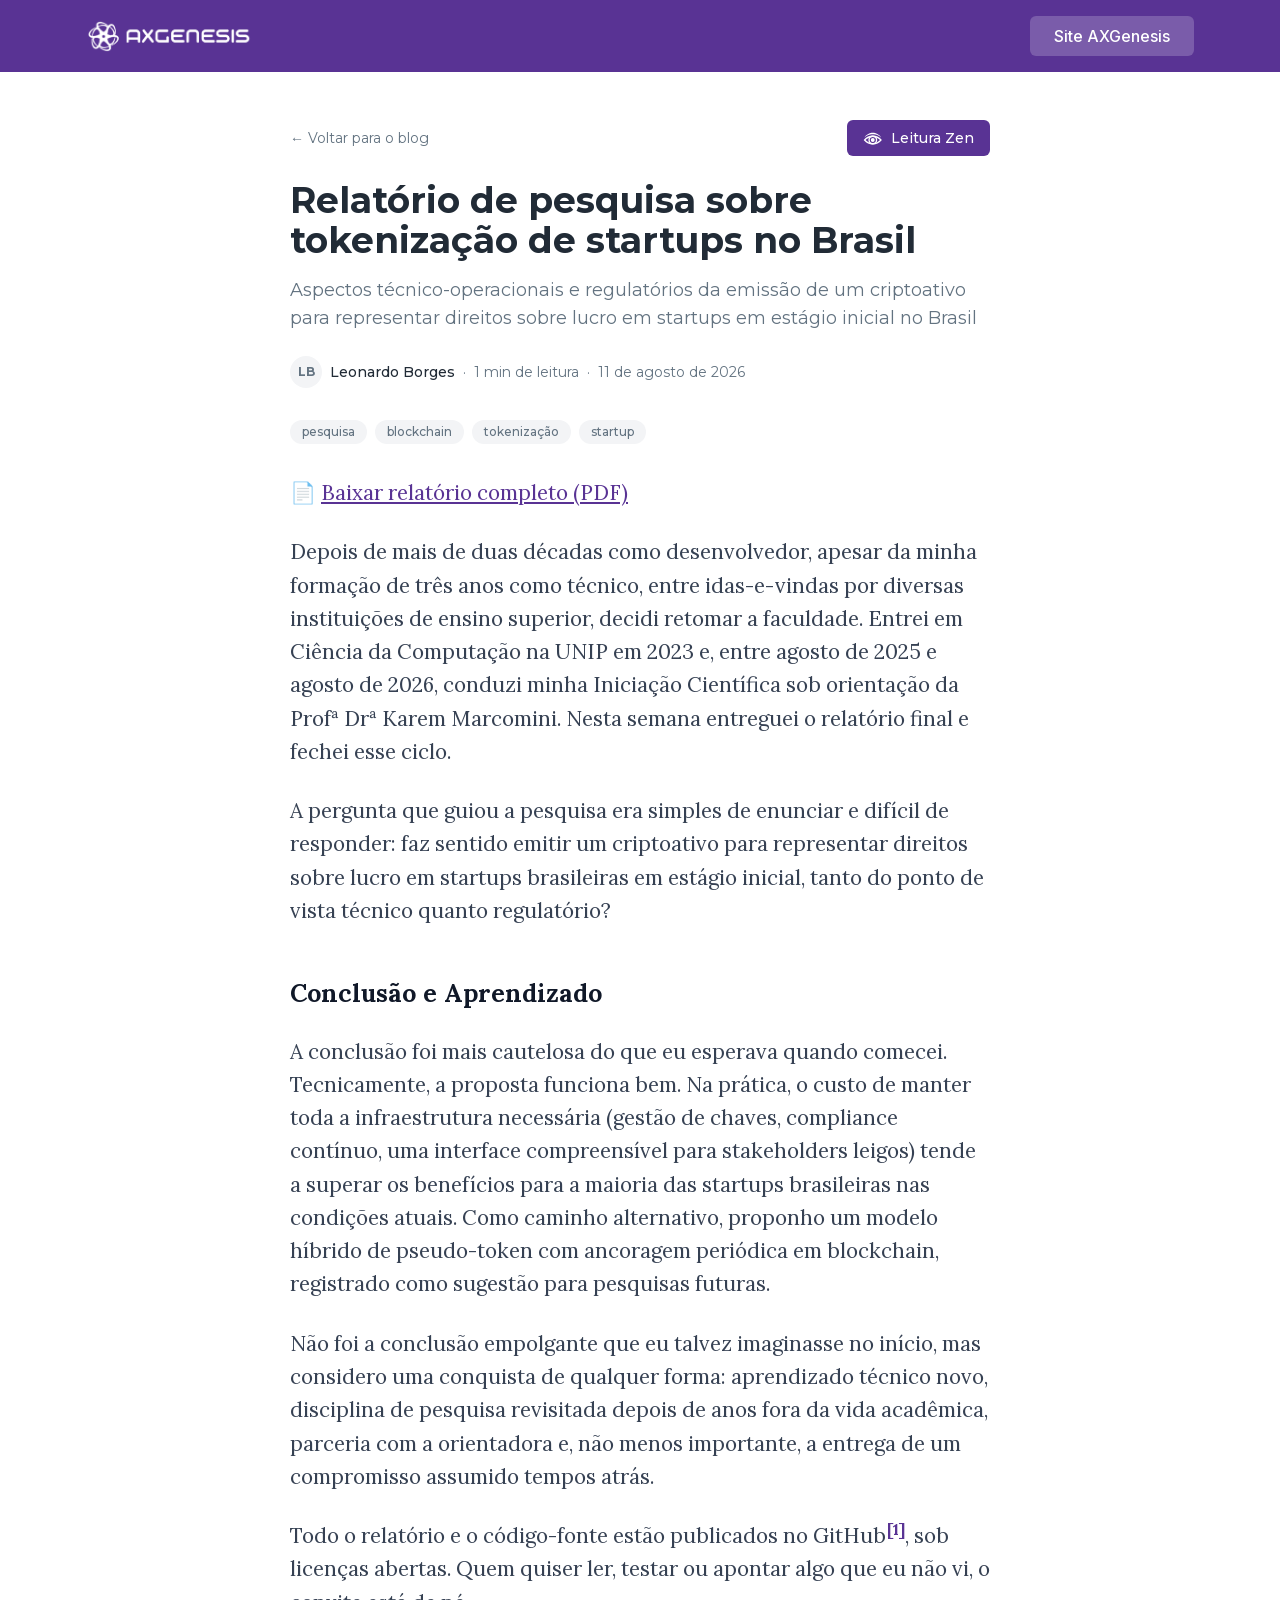
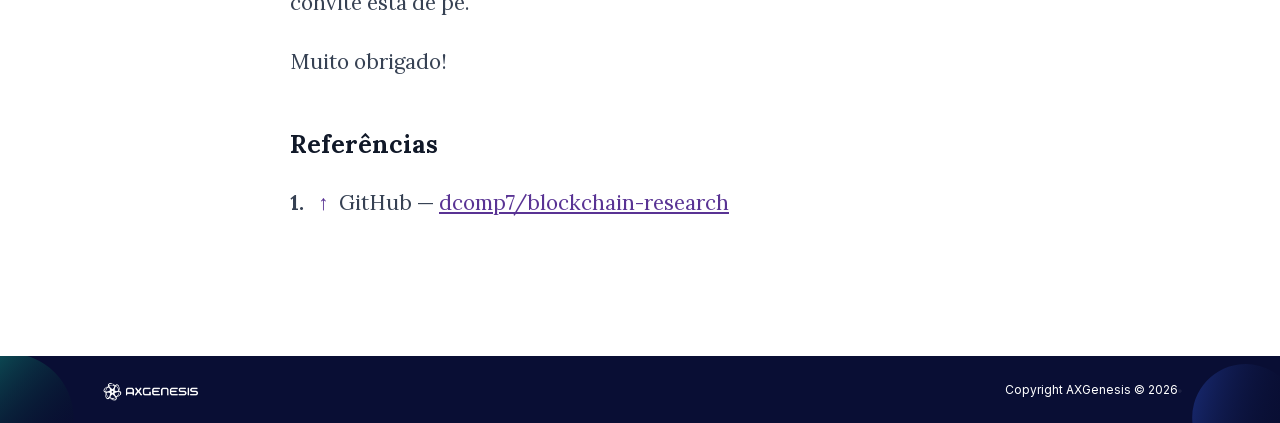
<file: blog/2026-08-11-relatorio-sobre-blockchain/index.html>
<!DOCTYPE html><!--UvwGsUffQWVb0pHNMenQJ--><html lang="en"><head><meta charSet="utf-8"/><meta name="viewport" content="width=device-width, initial-scale=1"/><link rel="preload" href="/_next/static/media/e4af272ccee01ff0-s.p.woff2" as="font" crossorigin="" type="font/woff2"/><link rel="preload" href="/_next/static/media/558ca1a6aa3cb55e-s.p.woff2" as="font" crossorigin="" type="font/woff2"/><link rel="preload" href="/_next/static/media/5c0c2bcbaa4149ca-s.p.woff2" as="font" crossorigin="" type="font/woff2"/><link rel="preload" href="/_next/static/media/904be59b21bd51cb-s.p.woff2" as="font" crossorigin="" type="font/woff2"/><link rel="preload" href="/_next/static/media/9816a0e0ed309b6c-s.p.woff2" as="font" crossorigin="" type="font/woff2"/><link rel="preload" href="/_next/static/media/9ba835e78b0110ce-s.p.woff2" as="font" crossorigin="" type="font/woff2"/><link rel="preload" href="/_next/static/media/bc08e10e1c60a660-s.p.woff2" as="font" crossorigin="" type="font/woff2"/><link rel="preload" href="/_next/static/media/cee54c58f389a0a9-s.p.woff2" as="font" crossorigin="" type="font/woff2"/><link rel="preload" as="image" href="/assets/images/logo/logo-white.png?v251006"/><link rel="preload" as="image" href="/assets/images/logo/logo.png?v251006"/><link rel="stylesheet" href="/_next/static/css/70aa5731d1ebc999.css" data-precedence="next"/><link rel="stylesheet" href="/_next/static/css/e613545fef98afdb.css" data-precedence="next"/><link rel="stylesheet" href="/_next/static/css/2a7fa7dacb607a82.css" data-precedence="next"/><link rel="preload" as="script" fetchPriority="low" href="/_next/static/chunks/webpack-42457e1c7c06ad89.js"/><script src="/_next/static/chunks/4bd1b696-c023c6e3521b1417.js" async=""></script><script src="/_next/static/chunks/255-bc8b3b9a93d25a64.js" async=""></script><script src="/_next/static/chunks/main-app-a65206d79a00ed48.js" async=""></script><script src="/_next/static/chunks/app/layout-c0417769903bf9df.js" async=""></script><script src="/_next/static/chunks/619-ba102abea3e3d0e4.js" async=""></script><script src="/_next/static/chunks/356-1fcf197c11312f1f.js" async=""></script><script src="/_next/static/chunks/app/blog/layout-e4cb915dd6a4a58a.js" async=""></script><script src="/_next/static/chunks/app/blog/%5Bslug%5D/page-b43ff115ccb22bd9.js" async=""></script><link rel="preload" href="/assets/js/wow.min.js" as="script"/><link rel="preload" href="/assets/js/main.js" as="script"/><meta name="next-size-adjust" content=""/><link rel="preload" href="/assets/images/logo/logo.png?v251006" as="image"/><title>Relatório de pesquisa sobre tokenização de startups no Brasil | Blog AXGenesis</title><meta name="description" content="Aspectos técnico-operacionais e regulatórios da emissão de um criptoativo para representar direitos sobre lucro em startups em estágio inicial no Brasil."/><meta name="robots" content="noindex, nofollow, nocache"/><meta name="googlebot" content="noindex, nofollow, noimageindex, max-video-preview:-1, max-image-preview:none, max-snippet:-1"/><link rel="icon" href="/assets/images/favicon.png"/><script src="/_next/static/chunks/polyfills-42372ed130431b0a.js" noModule=""></script></head><body class="__variable_6b174a antialiased font-inter"><div hidden=""><!--$--><!--/$--></div><script>(self.__next_s=self.__next_s||[]).push(["/assets/js/wow.min.js",{}])</script><div class="absolute top-0 left-0 z-40 flex items-center w-full bg-primary ud-header"><div class="container px-4 mx-auto"><div class="relative flex items-center justify-between -mx-4"><div class="max-w-full px-4 w-full sm:w-60"><a class="block w-full py-5 navbar-logo" href="/"><img alt="logo" width="701" height="133" decoding="async" data-nimg="1" class="w-full header-logo header-logo-white" style="color:transparent" src="/assets/images/logo/logo-white.png?v251006"/><img alt="logo" width="701" height="133" decoding="async" data-nimg="1" class="w-full header-logo header-logo-black hidden" style="color:transparent" src="/assets/images/logo/logo.png?v251006"/></a></div><div class="flex items-center justify-between w-full px-4"><div class="flex-1 flex justify-center"><button id="navbarToggler" class="absolute right-4 top-1/2 block -translate-y-1/2 rounded-lg px-3 py-[6px] ring-primary lg:hidden "><span class="relative my-[6px] block h-[2px] w-[30px] bg-white"></span><span class="relative my-[6px] block h-[2px] w-[30px] bg-white"></span><span class="relative my-[6px] block h-[2px] w-[30px] bg-white"></span></button><nav id="navbarCollapse" class="absolute right-4 top-full w-full max-w-[250px] rounded-lg bg-white py-5 shadow-lg dark:bg-dark-2 lg:static lg:block lg:w-full lg:max-w-full lg:min-h-[72px] lg:bg-transparent lg:px-4 lg:py-0 lg:shadow-none dark:lg:bg-transparent xl:px-6 hidden"><ul class="block lg:flex lg:justify-center"><li class="relative group lg:hidden"><a class="flex py-2 mx-8 text-base font-medium text-black dark:text-dark lg:text-white group-hover:text-primary dark:lg:text-white lg:mx-4 lg:inline-flex lg:px-0 lg:py-6 lg:group-hover:text-white lg:group-hover:opacity-70 xl:mx-6" href="/blog/">Blog AXGenesis</a></li><li class="relative group lg:hidden"><a class="flex py-2 mx-8 text-base font-medium text-black dark:text-dark lg:text-white group-hover:text-primary dark:lg:text-white lg:mx-4 lg:inline-flex lg:px-0 lg:py-6 lg:group-hover:text-white lg:group-hover:opacity-70 xl:mx-6" href="/">Website principal</a></li></ul></nav></div><div class="flex items-center justify-end shrink-0 pr-16 lg:pr-0"><div class="hidden lg:flex"><a class="whitespace-nowrap px-6 py-2 text-base font-medium text-white duration-300 ease-in-out rounded-md bg-white/20 signUpBtn hover:bg-white/100 hover:text-dark" href="/">Site AXGenesis</a></div></div></div></div></div></div><div class="__className_60e14b pt-[100px] md:pt-[120px] lg:pt-[120px]"><section class="pb-20 md:pb-28 lg:pb-32"><div class="container px-4 mx-auto"><article class="mx-auto max-w-[700px]"><div class="mb-6 flex items-center justify-between"><a class="text-sm text-body-color hover:text-primary" href="/blog/">← Voltar para o blog</a><button type="button" title="Leitura Zen [Z]" class="flex items-center gap-2 text-sm font-medium text-white bg-primary hover:bg-primary/90 transition-colors px-4 py-2 rounded-md"><svg width="20" height="20" viewBox="75 40 150 100" xmlns="http://www.w3.org/2000/svg"><g transform="translate(0,-87)"><circle cx="148.5" cy="192" r="28.18" fill="none" stroke="currentColor" stroke-width="10"></circle><path d="M 560.35 289.79 A 305.71 305.71 0 0 0 328.83 396.09 A 305.71 305.71 0 0 0 561.26 503.37 A 305.71 305.71 0 0 0 792.47 397.1 A 305.71 305.71 0 0 0 560.35 289.79 z" transform="matrix(0.26458333,0,0,0.26458333,0,87)" fill="none" stroke="currentColor" stroke-width="37.8"></path><circle cx="148.5" cy="192" r="14.17" fill="currentColor"></circle><path d="m 210.54,170.89 c -13.75,-18.1 -30.93,-25.68 -39.43,-28.64 -9.42,-3.29 -17.17,-4.13 -22.69,-4.14 -5.51,0.01 -13.22,0.85 -22.6,4.12 -8.47,2.95 -25.57,10.48 -39.3,28.45 a 0.85,0.85 90 0 0 1.28,1.1 c 7.98,-8.23 16.34,-13.25 22.91,-16.3 6.66,-3.09 12.67,-4.71 17.22,-5.63 8.32,-1.67 16.12,-1.75 20.48,-1.75 4.38,0.01 12.21,0.11 20.56,1.82 4.56,0.94 10.59,2.59 17.25,5.72 6.58,3.09 14.94,8.17 22.89,16.46 a 0.94,0.94 90 0 0 1.43,-1.22 z" fill="currentColor"></path><circle cx="143.87" cy="192" r="9.53" fill="white"></circle></g></svg>Leitura Zen</button></div><h1 class="mb-4 text-3xl font-bold text-black dark:text-white sm:text-4xl">Relatório de pesquisa sobre tokenização de startups no Brasil</h1><p class="mb-6 text-lg text-body-color">Aspectos técnico-operacionais e regulatórios da emissão de um criptoativo para representar direitos sobre lucro em startups em estágio inicial no Brasil</p><div class="mb-8"><div class="flex items-center gap-2 text-sm text-body-color"><span class="flex h-8 w-8 text-xs shrink-0 items-center justify-center rounded-full bg-gray-2 font-semibold text-body-color dark:bg-dark-2 dark:text-white">LB</span><span class="font-medium text-black dark:text-white">Leonardo Borges</span><span aria-hidden="true">·</span><span>1<!-- --> min de leitura</span><span aria-hidden="true">·</span><span>11 de agosto de 2026</span></div></div><div class="mb-8 flex flex-wrap gap-2"><span class="rounded-full bg-gray-2 px-3 py-1 text-xs font-medium text-body-color dark:bg-dark-2">pesquisa</span><span class="rounded-full bg-gray-2 px-3 py-1 text-xs font-medium text-body-color dark:bg-dark-2">blockchain</span><span class="rounded-full bg-gray-2 px-3 py-1 text-xs font-medium text-body-color dark:bg-dark-2">tokenização</span><span class="rounded-full bg-gray-2 px-3 py-1 text-xs font-medium text-body-color dark:bg-dark-2">startup</span></div><div class="__className_b3112c prose max-w-none text-[1.3rem] leading-[1.6] dark:prose-invert prose-a:text-primary prose-headings:font-bold prose-h2:text-[1.55rem] prose-blockquote:border-l-4 prose-blockquote:border-primary prose-blockquote:text-[1.15em]"><p>📄 <a href="https://github.com/dcomp7/blockchain-research/raw/main/relatorio_final.pdf">Baixar relatório completo (PDF)</a></p>
<p>Depois de mais de duas décadas como desenvolvedor, apesar da minha formação de três anos como técnico, entre idas-e-vindas por diversas instituições de ensino superior, decidi retomar a faculdade. Entrei em Ciência da Computação na UNIP em 2023 e, entre agosto de 2025 e agosto de 2026, conduzi minha Iniciação Científica sob orientação da Profª Drª Karem Marcomini. Nesta semana entreguei o relatório final e fechei esse ciclo.</p>
<p>A pergunta que guiou a pesquisa era simples de enunciar e difícil de responder: faz sentido emitir um criptoativo para representar direitos sobre lucro em startups brasileiras em estágio inicial, tanto do ponto de vista técnico quanto regulatório?</p>
<h2>Conclusão e Aprendizado</h2>
<p>A conclusão foi mais cautelosa do que eu esperava quando comecei. Tecnicamente, a proposta funciona bem. Na prática, o custo de manter toda a infraestrutura necessária (gestão de chaves, compliance contínuo, uma interface compreensível para stakeholders leigos) tende a superar os benefícios para a maioria das startups brasileiras nas condições atuais. Como caminho alternativo, proponho um modelo híbrido de pseudo-token com ancoragem periódica em blockchain, registrado como sugestão para pesquisas futuras.</p>
<p>Não foi a conclusão empolgante que eu talvez imaginasse no início, mas considero uma conquista de qualquer forma: aprendizado técnico novo, disciplina de pesquisa revisitada depois de anos fora da vida acadêmica, parceria com a orientadora e, não menos importante, a entrega de um compromisso assumido tempos atrás.</p>
<p>Todo o relatório e o código-fonte estão publicados no GitHub<sup class="citation"><a href="#ref-1" id="citeref-1">[1]</a></sup>, sob licenças abertas. Quem quiser ler, testar ou apontar algo que eu não vi, o convite está de pé.</p>
<p>Muito obrigado!</p>
<h2>Referências</h2>
<ol class="references">
<li id="ref-1"><a href="#citeref-1" class="ref-backlink" aria-label="Voltar à citação 1">↑</a> GitHub — <a href="https://github.com/dcomp7/blockchain-research">dcomp7/blockchain-research</a></li>
</ol>
</div></article></div></section><!--$--><!--/$--></div><footer class="wow fadeInUp relative z-10 bg-[#090E34] pt-10 lg:pt-[10px] overflow-hidden" data-wow-delay=".15s"><div class="container px-2 sm:px-4 mx-auto"><div class="grid grid-cols-2 gap-2 sm:gap-4"><div class="p-2 sm:p-4"><div class="w-full"><a href="/index.html" class="inline-block max-w-[100px] sm:max-w-[160px]"><img alt="logo" loading="lazy" width="100" height="50" decoding="async" data-nimg="1" class="max-w-full" style="color:transparent" src="/assets/images/logo/logo-white.png?v251006"/></a></div></div><div class="p-2 sm:p-4"><div class="flex items-center justify-end text-white text-[10px] mr-3 lg:mr-0 sm:text-xs -mx-3">Copyright AXGenesis © 2026</div></div></div></div><div><span class="absolute left-0 top-0 z-[-1]"><img alt="" loading="lazy" width="100" height="50" decoding="async" data-nimg="1" style="color:transparent" src="/assets/images/footer/shape-1.svg"/></span><span class="absolute bottom-0 right-0 z-[-1]"><img alt="" loading="lazy" width="100" height="50" decoding="async" data-nimg="1" style="color:transparent" src="/assets/images/footer/shape-3.svg"/></span><span class="absolute right-0 top-0 z-[-1]"><svg width="102" height="102" viewBox="0 0 102 102" fill="none" xmlns="http://www.w3.org/2000/svg"><path d="M1.8667 33.1956C2.89765 33.1956 3.7334 34.0318 3.7334 35.0633C3.7334 36.0947 2.89765 36.9309 1.8667 36.9309C0.835744 36.9309 4.50645e-08 36.0947 0 35.0633C-4.50645e-08 34.0318 0.835744 33.1956 1.8667 33.1956Z" fill="white" fill-opacity="0.08"></path></svg></span></div><a href="#top" class="fixed left-auto items-center justify-center hidden w-10 h-10 text-white transition duration-300 ease-in-out rounded-md shadow-md back-to-top bottom-8 right-8 z-999 bg-primary hover:hover"><span class="mt-[6px] h-3 w-3 rotate-45 border-l border-t border-white"></span></a></footer><script src="/_next/static/chunks/webpack-42457e1c7c06ad89.js" id="_R_" async=""></script><script>(self.__next_f=self.__next_f||[]).push([0])</script><script>self.__next_f.push([1,"1:\"$Sreact.fragment\"\n2:I[1402,[\"177\",\"static/chunks/app/layout-c0417769903bf9df.js\"],\"\"]\n3:I[9766,[],\"\"]\n4:I[8924,[],\"\"]\n5:I[7799,[\"619\",\"static/chunks/619-ba102abea3e3d0e4.js\",\"356\",\"static/chunks/356-1fcf197c11312f1f.js\",\"584\",\"static/chunks/app/blog/layout-e4cb915dd6a4a58a.js\"],\"default\"]\n6:I[7696,[\"619\",\"static/chunks/619-ba102abea3e3d0e4.js\",\"356\",\"static/chunks/356-1fcf197c11312f1f.js\",\"584\",\"static/chunks/app/blog/layout-e4cb915dd6a4a58a.js\"],\"default\"]\n8:I[4431,[],\"OutletBoundary\"]\na:I[5278,[],\"AsyncMetadataOutlet\"]\nc:I[4431,[],\"ViewportBoundary\"]\ne:I[4431,[],\"MetadataBoundary\"]\nf:\"$Sreact.suspense\"\n11:I[7150,[],\"\"]\n:HL[\"/_next/static/media/e4af272ccee01ff0-s.p.woff2\",\"font\",{\"crossOrigin\":\"\",\"type\":\"font/woff2\"}]\n:HL[\"/_next/static/css/70aa5731d1ebc999.css\",\"style\"]\n:HL[\"/_next/static/css/e613545fef98afdb.css\",\"style\"]\n:HL[\"/_next/static/media/558ca1a6aa3cb55e-s.p.woff2\",\"font\",{\"crossOrigin\":\"\",\"type\":\"font/woff2\"}]\n:HL[\"/_next/static/media/5c0c2bcbaa4149ca-s.p.woff2\",\"font\",{\"crossOrigin\":\"\",\"type\":\"font/woff2\"}]\n:HL[\"/_next/static/media/904be59b21bd51cb-s.p.woff2\",\"font\",{\"crossOrigin\":\"\",\"type\":\"font/woff2\"}]\n:HL[\"/_next/static/media/9816a0e0ed309b6c-s.p.woff2\",\"font\",{\"crossOrigin\":\"\",\"type\":\"font/woff2\"}]\n:HL[\"/_next/static/media/9ba835e78b0110ce-s.p.woff2\",\"font\",{\"crossOrigin\":\"\",\"type\":\"font/woff2\"}]\n:HL[\"/_next/static/media/bc08e10e1c60a660-s.p.woff2\",\"font\",{\"crossOrigin\":\"\",\"type\":\"font/woff2\"}]\n:HL[\"/_next/static/media/cee54c58f389a0a9-s.p.woff2\",\"font\",{\"crossOrigin\":\"\",\"type\":\"font/woff2\"}]\n:HL[\"/_next/static/css/2a7fa7dacb607a82.css\",\"style\"]\n"])</script><script>self.__next_f.push([1,"0:{\"P\":null,\"b\":\"UvwGsUffQWVb0pHNMenQJ\",\"p\":\"\",\"c\":[\"\",\"blog\",\"2026-08-11-relatorio-sobre-blockchain\",\"\"],\"i\":false,\"f\":[[[\"\",{\"children\":[\"blog\",{\"children\":[[\"slug\",\"2026-08-11-relatorio-sobre-blockchain\",\"d\"],{\"children\":[\"__PAGE__\",{}]}]}]},\"$undefined\",\"$undefined\",true],[\"\",[\"$\",\"$1\",\"c\",{\"children\":[[[\"$\",\"link\",\"0\",{\"rel\":\"stylesheet\",\"href\":\"/_next/static/css/70aa5731d1ebc999.css\",\"precedence\":\"next\",\"crossOrigin\":\"$undefined\",\"nonce\":\"$undefined\"}],[\"$\",\"link\",\"1\",{\"rel\":\"stylesheet\",\"href\":\"/_next/static/css/e613545fef98afdb.css\",\"precedence\":\"next\",\"crossOrigin\":\"$undefined\",\"nonce\":\"$undefined\"}]],[\"$\",\"html\",null,{\"lang\":\"en\",\"children\":[[\"$\",\"head\",null,{\"children\":[\"$\",\"link\",null,{\"rel\":\"preload\",\"href\":\"/assets/images/logo/logo.png?v251006\",\"as\":\"image\"}]}],[\"$\",\"body\",null,{\"className\":\"__variable_6b174a antialiased font-inter\",\"children\":[[\"$\",\"$L2\",null,{\"src\":\"/assets/js/wow.min.js\",\"strategy\":\"beforeInteractive\"}],[\"$\",\"$L3\",null,{\"parallelRouterKey\":\"children\",\"error\":\"$undefined\",\"errorStyles\":\"$undefined\",\"errorScripts\":\"$undefined\",\"template\":[\"$\",\"$L4\",null,{}],\"templateStyles\":\"$undefined\",\"templateScripts\":\"$undefined\",\"notFound\":[[[\"$\",\"title\",null,{\"children\":\"404: This page could not be found.\"}],[\"$\",\"div\",null,{\"style\":{\"fontFamily\":\"system-ui,\\\"Segoe UI\\\",Roboto,Helvetica,Arial,sans-serif,\\\"Apple Color Emoji\\\",\\\"Segoe UI Emoji\\\"\",\"height\":\"100vh\",\"textAlign\":\"center\",\"display\":\"flex\",\"flexDirection\":\"column\",\"alignItems\":\"center\",\"justifyContent\":\"center\"},\"children\":[\"$\",\"div\",null,{\"children\":[[\"$\",\"style\",null,{\"dangerouslySetInnerHTML\":{\"__html\":\"body{color:#000;background:#fff;margin:0}.next-error-h1{border-right:1px solid rgba(0,0,0,.3)}@media (prefers-color-scheme:dark){body{color:#fff;background:#000}.next-error-h1{border-right:1px solid rgba(255,255,255,.3)}}\"}}],[\"$\",\"h1\",null,{\"className\":\"next-error-h1\",\"style\":{\"display\":\"inline-block\",\"margin\":\"0 20px 0 0\",\"padding\":\"0 23px 0 0\",\"fontSize\":24,\"fontWeight\":500,\"verticalAlign\":\"top\",\"lineHeight\":\"49px\"},\"children\":404}],[\"$\",\"div\",null,{\"style\":{\"display\":\"inline-block\"},\"children\":[\"$\",\"h2\",null,{\"style\":{\"fontSize\":14,\"fontWeight\":400,\"lineHeight\":\"49px\",\"margin\":0},\"children\":\"This page could not be found.\"}]}]]}]}]],[]],\"forbidden\":\"$undefined\",\"unauthorized\":\"$undefined\"}],[\"$\",\"$L2\",null,{\"src\":\"/assets/js/main.js\",\"strategy\":\"afterInteractive\"}]]}]]}]]}],{\"children\":[\"blog\",[\"$\",\"$1\",\"c\",{\"children\":[[[\"$\",\"link\",\"0\",{\"rel\":\"stylesheet\",\"href\":\"/_next/static/css/2a7fa7dacb607a82.css\",\"precedence\":\"next\",\"crossOrigin\":\"$undefined\",\"nonce\":\"$undefined\"}]],[[\"$\",\"$L5\",null,{}],[\"$\",\"div\",null,{\"className\":\"__className_60e14b pt-[100px] md:pt-[120px] lg:pt-[120px]\",\"children\":[\"$\",\"$L3\",null,{\"parallelRouterKey\":\"children\",\"error\":\"$undefined\",\"errorStyles\":\"$undefined\",\"errorScripts\":\"$undefined\",\"template\":[\"$\",\"$L4\",null,{}],\"templateStyles\":\"$undefined\",\"templateScripts\":\"$undefined\",\"notFound\":\"$undefined\",\"forbidden\":\"$undefined\",\"unauthorized\":\"$undefined\"}]}],[\"$\",\"$L6\",null,{}]]]}],{\"children\":[[\"slug\",\"2026-08-11-relatorio-sobre-blockchain\",\"d\"],[\"$\",\"$1\",\"c\",{\"children\":[null,[\"$\",\"$L3\",null,{\"parallelRouterKey\":\"children\",\"error\":\"$undefined\",\"errorStyles\":\"$undefined\",\"errorScripts\":\"$undefined\",\"template\":[\"$\",\"$L4\",null,{}],\"templateStyles\":\"$undefined\",\"templateScripts\":\"$undefined\",\"notFound\":\"$undefined\",\"forbidden\":\"$undefined\",\"unauthorized\":\"$undefined\"}]]}],{\"children\":[\"__PAGE__\",[\"$\",\"$1\",\"c\",{\"children\":[\"$L7\",null,[\"$\",\"$L8\",null,{\"children\":[\"$L9\",[\"$\",\"$La\",null,{\"promise\":\"$@b\"}]]}]]}],{},null,false]},null,false]},null,false]},null,false],[\"$\",\"$1\",\"h\",{\"children\":[null,[[\"$\",\"$Lc\",null,{\"children\":\"$Ld\"}],[\"$\",\"meta\",null,{\"name\":\"next-size-adjust\",\"content\":\"\"}]],[\"$\",\"$Le\",null,{\"children\":[\"$\",\"div\",null,{\"hidden\":true,\"children\":[\"$\",\"$f\",null,{\"fallback\":null,\"children\":\"$L10\"}]}]}]]}],false]],\"m\":\"$undefined\",\"G\":[\"$11\",[]],\"s\":false,\"S\":true}\n"])</script><script>self.__next_f.push([1,"12:I[2619,[\"619\",\"static/chunks/619-ba102abea3e3d0e4.js\",\"953\",\"static/chunks/app/blog/%5Bslug%5D/page-b43ff115ccb22bd9.js\"],\"\"]\n13:I[5721,[\"619\",\"static/chunks/619-ba102abea3e3d0e4.js\",\"953\",\"static/chunks/app/blog/%5Bslug%5D/page-b43ff115ccb22bd9.js\"],\"default\"]\n14:I[4310,[\"619\",\"static/chunks/619-ba102abea3e3d0e4.js\",\"953\",\"static/chunks/app/blog/%5Bslug%5D/page-b43ff115ccb22bd9.js\"],\"default\"]\n15:T8d5,"])</script><script>self.__next_f.push([1,"\u003cp\u003e📄 \u003ca href=\"https://github.com/dcomp7/blockchain-research/raw/main/relatorio_final.pdf\"\u003eBaixar relatório completo (PDF)\u003c/a\u003e\u003c/p\u003e\n\u003cp\u003eDepois de mais de duas décadas como desenvolvedor, apesar da minha formação de três anos como técnico, entre idas-e-vindas por diversas instituições de ensino superior, decidi retomar a faculdade. Entrei em Ciência da Computação na UNIP em 2023 e, entre agosto de 2025 e agosto de 2026, conduzi minha Iniciação Científica sob orientação da Profª Drª Karem Marcomini. Nesta semana entreguei o relatório final e fechei esse ciclo.\u003c/p\u003e\n\u003cp\u003eA pergunta que guiou a pesquisa era simples de enunciar e difícil de responder: faz sentido emitir um criptoativo para representar direitos sobre lucro em startups brasileiras em estágio inicial, tanto do ponto de vista técnico quanto regulatório?\u003c/p\u003e\n\u003ch2\u003eConclusão e Aprendizado\u003c/h2\u003e\n\u003cp\u003eA conclusão foi mais cautelosa do que eu esperava quando comecei. Tecnicamente, a proposta funciona bem. Na prática, o custo de manter toda a infraestrutura necessária (gestão de chaves, compliance contínuo, uma interface compreensível para stakeholders leigos) tende a superar os benefícios para a maioria das startups brasileiras nas condições atuais. Como caminho alternativo, proponho um modelo híbrido de pseudo-token com ancoragem periódica em blockchain, registrado como sugestão para pesquisas futuras.\u003c/p\u003e\n\u003cp\u003eNão foi a conclusão empolgante que eu talvez imaginasse no início, mas considero uma conquista de qualquer forma: aprendizado técnico novo, disciplina de pesquisa revisitada depois de anos fora da vida acadêmica, parceria com a orientadora e, não menos importante, a entrega de um compromisso assumido tempos atrás.\u003c/p\u003e\n\u003cp\u003eTodo o relatório e o código-fonte estão publicados no GitHub\u003csup class=\"citation\"\u003e\u003ca href=\"#ref-1\" id=\"citeref-1\"\u003e[1]\u003c/a\u003e\u003c/sup\u003e, sob licenças abertas. Quem quiser ler, testar ou apontar algo que eu não vi, o convite está de pé.\u003c/p\u003e\n\u003cp\u003eMuito obrigado!\u003c/p\u003e\n\u003ch2\u003eReferências\u003c/h2\u003e\n\u003col class=\"references\"\u003e\n\u003cli id=\"ref-1\"\u003e\u003ca href=\"#citeref-1\" class=\"ref-backlink\" aria-label=\"Voltar à citação 1\"\u003e↑\u003c/a\u003e GitHub — \u003ca href=\"https://github.com/dcomp7/blockchain-research\"\u003edcomp7/blockchain-research\u003c/a\u003e\u003c/li\u003e\n\u003c/ol\u003e\n"])</script><script>self.__next_f.push([1,"7:[\"$\",\"section\",null,{\"className\":\"pb-20 md:pb-28 lg:pb-32\",\"children\":[[\"$\",\"div\",null,{\"className\":\"container px-4 mx-auto\",\"children\":[\"$\",\"article\",null,{\"className\":\"mx-auto max-w-[700px]\",\"children\":[[\"$\",\"div\",null,{\"className\":\"mb-6 flex items-center justify-between\",\"children\":[[\"$\",\"$L12\",null,{\"href\":\"/blog\",\"className\":\"text-sm text-body-color hover:text-primary\",\"children\":\"← Voltar para o blog\"}],[\"$\",\"$L13\",null,{}]]}],[\"$\",\"h1\",null,{\"className\":\"mb-4 text-3xl font-bold text-black dark:text-white sm:text-4xl\",\"children\":\"Relatório de pesquisa sobre tokenização de startups no Brasil\"}],[\"$\",\"p\",null,{\"className\":\"mb-6 text-lg text-body-color\",\"children\":\"Aspectos técnico-operacionais e regulatórios da emissão de um criptoativo para representar direitos sobre lucro em startups em estágio inicial no Brasil\"}],[\"$\",\"div\",null,{\"className\":\"mb-8\",\"children\":[\"$\",\"div\",null,{\"className\":\"flex items-center gap-2 text-sm text-body-color\",\"children\":[[\"$\",\"span\",null,{\"className\":\"flex h-8 w-8 text-xs shrink-0 items-center justify-center rounded-full bg-gray-2 font-semibold text-body-color dark:bg-dark-2 dark:text-white\",\"children\":\"LB\"}],[\"$\",\"span\",null,{\"className\":\"font-medium text-black dark:text-white\",\"children\":\"Leonardo Borges\"}],[\"$\",\"span\",null,{\"aria-hidden\":\"true\",\"children\":\"·\"}],[\"$\",\"span\",null,{\"children\":[1,\" min de leitura\"]}],[\"$\",\"span\",null,{\"aria-hidden\":\"true\",\"children\":\"·\"}],[\"$\",\"span\",null,{\"children\":\"11 de agosto de 2026\"}]]}]}],[\"$\",\"div\",null,{\"className\":\"mb-8 flex flex-wrap gap-2\",\"children\":[[\"$\",\"span\",\"pesquisa\",{\"className\":\"rounded-full bg-gray-2 px-3 py-1 text-xs font-medium text-body-color dark:bg-dark-2\",\"children\":\"pesquisa\"}],[\"$\",\"span\",\"blockchain\",{\"className\":\"rounded-full bg-gray-2 px-3 py-1 text-xs font-medium text-body-color dark:bg-dark-2\",\"children\":\"blockchain\"}],[\"$\",\"span\",\"tokenização\",{\"className\":\"rounded-full bg-gray-2 px-3 py-1 text-xs font-medium text-body-color dark:bg-dark-2\",\"children\":\"tokenização\"}],[\"$\",\"span\",\"startup\",{\"className\":\"rounded-full bg-gray-2 px-3 py-1 text-xs font-medium text-body-color dark:bg-dark-2\",\"children\":\"startup\"}]]}],[\"$\",\"$L14\",null,{\"contentHtml\":\"$15\",\"className\":\"__className_b3112c prose max-w-none text-[1.3rem] leading-[1.6] dark:prose-invert prose-a:text-primary prose-headings:font-bold prose-h2:text-[1.55rem] prose-blockquote:border-l-4 prose-blockquote:border-primary prose-blockquote:text-[1.15em]\"}]]}]}],\"$L16\"]}]\n"])</script><script>self.__next_f.push([1,"17:I[3999,[\"619\",\"static/chunks/619-ba102abea3e3d0e4.js\",\"953\",\"static/chunks/app/blog/%5Bslug%5D/page-b43ff115ccb22bd9.js\"],\"default\"]\n18:T8d5,"])</script><script>self.__next_f.push([1,"\u003cp\u003e📄 \u003ca href=\"https://github.com/dcomp7/blockchain-research/raw/main/relatorio_final.pdf\"\u003eBaixar relatório completo (PDF)\u003c/a\u003e\u003c/p\u003e\n\u003cp\u003eDepois de mais de duas décadas como desenvolvedor, apesar da minha formação de três anos como técnico, entre idas-e-vindas por diversas instituições de ensino superior, decidi retomar a faculdade. Entrei em Ciência da Computação na UNIP em 2023 e, entre agosto de 2025 e agosto de 2026, conduzi minha Iniciação Científica sob orientação da Profª Drª Karem Marcomini. Nesta semana entreguei o relatório final e fechei esse ciclo.\u003c/p\u003e\n\u003cp\u003eA pergunta que guiou a pesquisa era simples de enunciar e difícil de responder: faz sentido emitir um criptoativo para representar direitos sobre lucro em startups brasileiras em estágio inicial, tanto do ponto de vista técnico quanto regulatório?\u003c/p\u003e\n\u003ch2\u003eConclusão e Aprendizado\u003c/h2\u003e\n\u003cp\u003eA conclusão foi mais cautelosa do que eu esperava quando comecei. Tecnicamente, a proposta funciona bem. Na prática, o custo de manter toda a infraestrutura necessária (gestão de chaves, compliance contínuo, uma interface compreensível para stakeholders leigos) tende a superar os benefícios para a maioria das startups brasileiras nas condições atuais. Como caminho alternativo, proponho um modelo híbrido de pseudo-token com ancoragem periódica em blockchain, registrado como sugestão para pesquisas futuras.\u003c/p\u003e\n\u003cp\u003eNão foi a conclusão empolgante que eu talvez imaginasse no início, mas considero uma conquista de qualquer forma: aprendizado técnico novo, disciplina de pesquisa revisitada depois de anos fora da vida acadêmica, parceria com a orientadora e, não menos importante, a entrega de um compromisso assumido tempos atrás.\u003c/p\u003e\n\u003cp\u003eTodo o relatório e o código-fonte estão publicados no GitHub\u003csup class=\"citation\"\u003e\u003ca href=\"#ref-1\" id=\"citeref-1\"\u003e[1]\u003c/a\u003e\u003c/sup\u003e, sob licenças abertas. Quem quiser ler, testar ou apontar algo que eu não vi, o convite está de pé.\u003c/p\u003e\n\u003cp\u003eMuito obrigado!\u003c/p\u003e\n\u003ch2\u003eReferências\u003c/h2\u003e\n\u003col class=\"references\"\u003e\n\u003cli id=\"ref-1\"\u003e\u003ca href=\"#citeref-1\" class=\"ref-backlink\" aria-label=\"Voltar à citação 1\"\u003e↑\u003c/a\u003e GitHub — \u003ca href=\"https://github.com/dcomp7/blockchain-research\"\u003edcomp7/blockchain-research\u003c/a\u003e\u003c/li\u003e\n\u003c/ol\u003e\n"])</script><script>self.__next_f.push([1,"16:[\"$\",\"$L17\",null,{\"title\":\"Relatório de pesquisa sobre tokenização de startups no Brasil\",\"subtitle\":\"Aspectos técnico-operacionais e regulatórios da emissão de um criptoativo para representar direitos sobre lucro em startups em estágio inicial no Brasil\",\"date\":\"2026-08-11\",\"readingTime\":1,\"contentHtml\":\"$18\"}]\n"])</script><script>self.__next_f.push([1,"d:[[\"$\",\"meta\",\"0\",{\"charSet\":\"utf-8\"}],[\"$\",\"meta\",\"1\",{\"name\":\"viewport\",\"content\":\"width=device-width, initial-scale=1\"}]]\n9:null\n"])</script><script>self.__next_f.push([1,"19:I[622,[],\"IconMark\"]\nb:{\"metadata\":[[\"$\",\"title\",\"0\",{\"children\":\"Relatório de pesquisa sobre tokenização de startups no Brasil | Blog AXGenesis\"}],[\"$\",\"meta\",\"1\",{\"name\":\"description\",\"content\":\"Aspectos técnico-operacionais e regulatórios da emissão de um criptoativo para representar direitos sobre lucro em startups em estágio inicial no Brasil.\"}],[\"$\",\"meta\",\"2\",{\"name\":\"robots\",\"content\":\"noindex, nofollow, nocache\"}],[\"$\",\"meta\",\"3\",{\"name\":\"googlebot\",\"content\":\"noindex, nofollow, noimageindex, max-video-preview:-1, max-image-preview:none, max-snippet:-1\"}],[\"$\",\"link\",\"4\",{\"rel\":\"icon\",\"href\":\"/assets/images/favicon.png\"}],[\"$\",\"$L19\",\"5\",{}]],\"error\":null,\"digest\":\"$undefined\"}\n"])</script><script>self.__next_f.push([1,"10:\"$b:metadata\"\n"])</script></body></html>
</file>
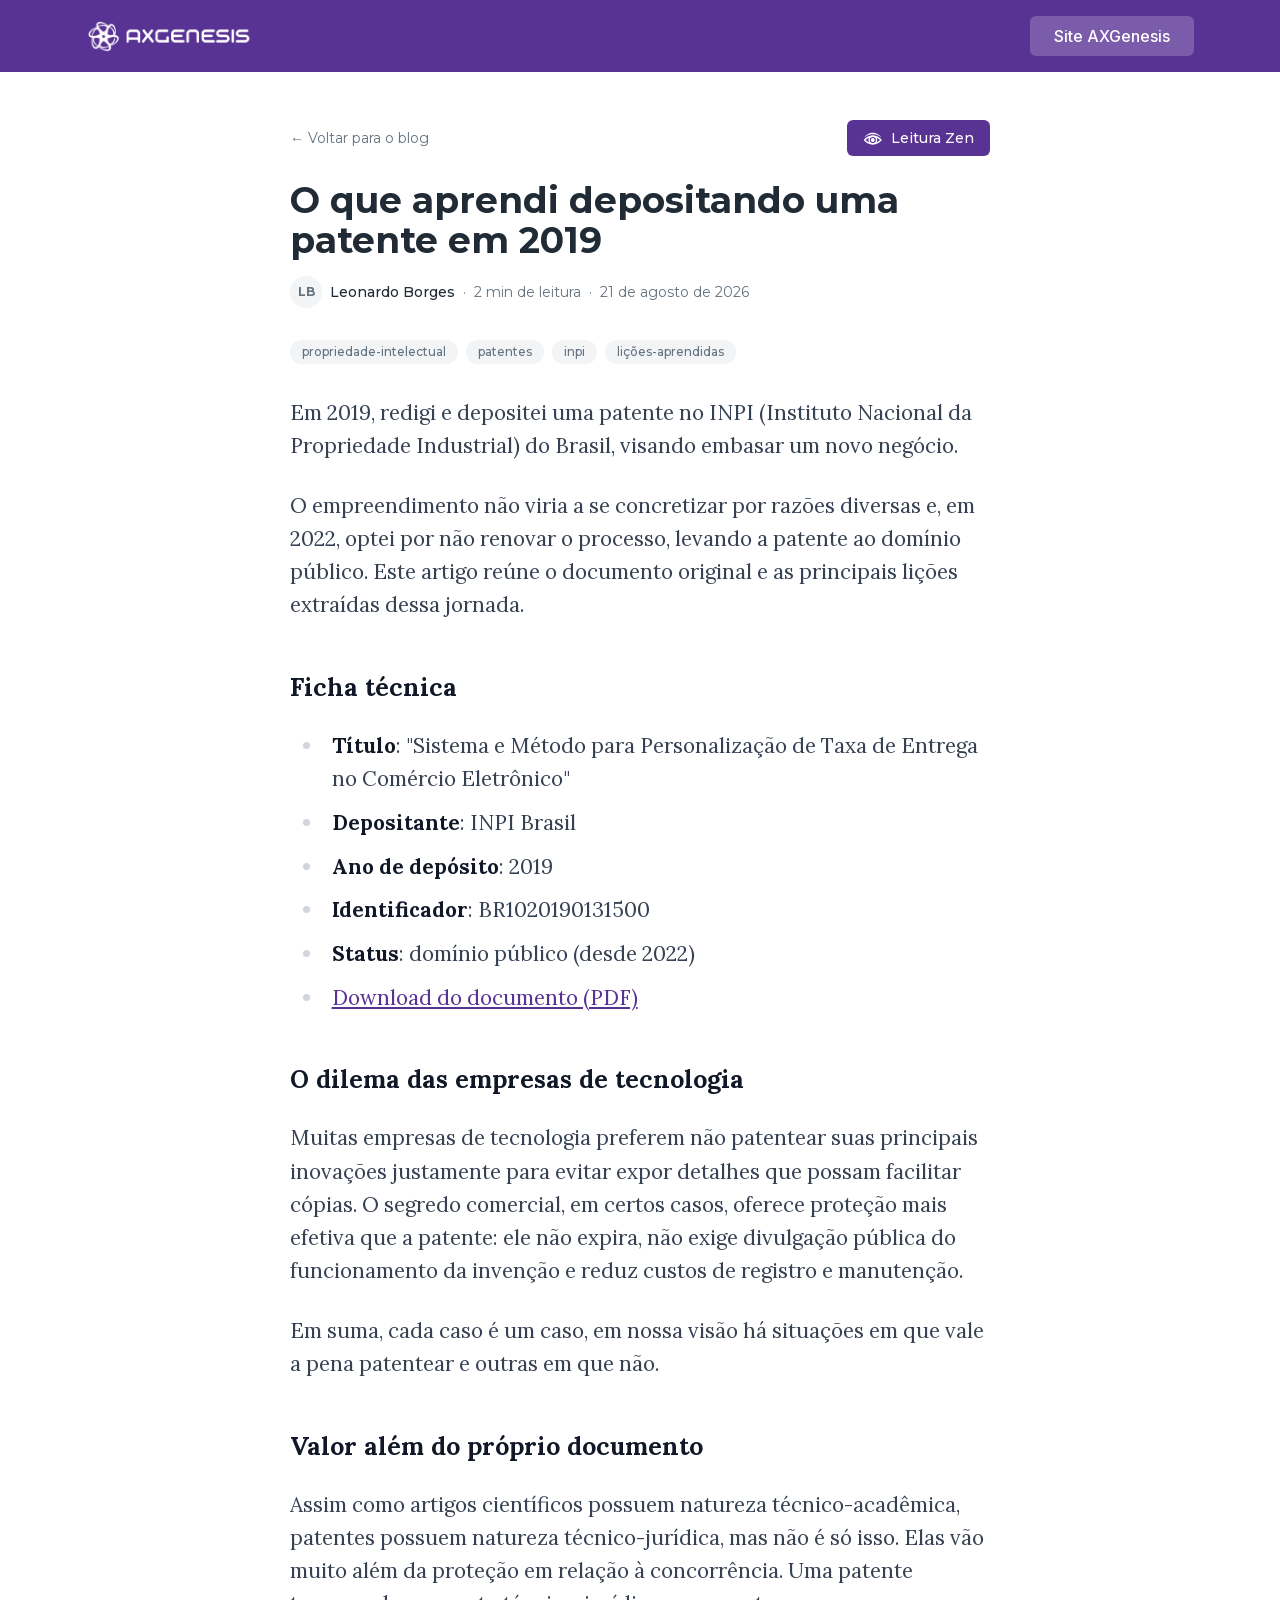
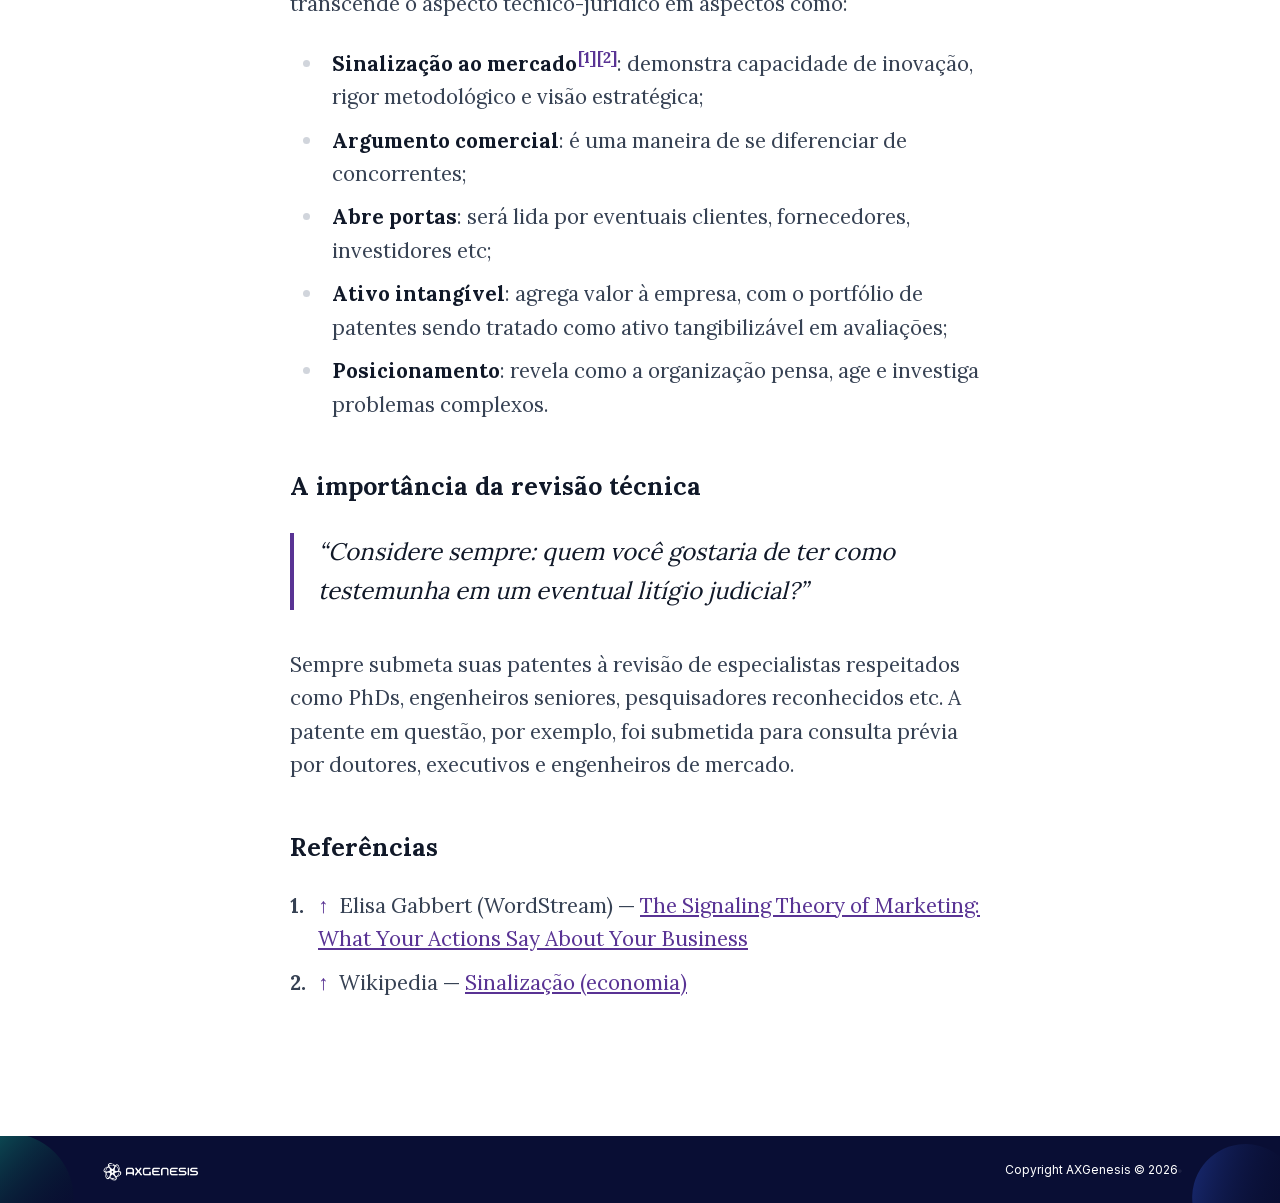
<file: blog/2026-08-21-o-que-aprendi-depositando-uma-patente/index.html>
<!DOCTYPE html><!--UvwGsUffQWVb0pHNMenQJ--><html lang="en"><head><meta charSet="utf-8"/><meta name="viewport" content="width=device-width, initial-scale=1"/><link rel="preload" href="/_next/static/media/e4af272ccee01ff0-s.p.woff2" as="font" crossorigin="" type="font/woff2"/><link rel="preload" href="/_next/static/media/558ca1a6aa3cb55e-s.p.woff2" as="font" crossorigin="" type="font/woff2"/><link rel="preload" href="/_next/static/media/5c0c2bcbaa4149ca-s.p.woff2" as="font" crossorigin="" type="font/woff2"/><link rel="preload" href="/_next/static/media/904be59b21bd51cb-s.p.woff2" as="font" crossorigin="" type="font/woff2"/><link rel="preload" href="/_next/static/media/9816a0e0ed309b6c-s.p.woff2" as="font" crossorigin="" type="font/woff2"/><link rel="preload" href="/_next/static/media/9ba835e78b0110ce-s.p.woff2" as="font" crossorigin="" type="font/woff2"/><link rel="preload" href="/_next/static/media/bc08e10e1c60a660-s.p.woff2" as="font" crossorigin="" type="font/woff2"/><link rel="preload" href="/_next/static/media/cee54c58f389a0a9-s.p.woff2" as="font" crossorigin="" type="font/woff2"/><link rel="preload" as="image" href="/assets/images/logo/logo-white.png?v251006"/><link rel="preload" as="image" href="/assets/images/logo/logo.png?v251006"/><link rel="stylesheet" href="/_next/static/css/70aa5731d1ebc999.css" data-precedence="next"/><link rel="stylesheet" href="/_next/static/css/e613545fef98afdb.css" data-precedence="next"/><link rel="stylesheet" href="/_next/static/css/2a7fa7dacb607a82.css" data-precedence="next"/><link rel="preload" as="script" fetchPriority="low" href="/_next/static/chunks/webpack-42457e1c7c06ad89.js"/><script src="/_next/static/chunks/4bd1b696-c023c6e3521b1417.js" async=""></script><script src="/_next/static/chunks/255-bc8b3b9a93d25a64.js" async=""></script><script src="/_next/static/chunks/main-app-a65206d79a00ed48.js" async=""></script><script src="/_next/static/chunks/app/layout-c0417769903bf9df.js" async=""></script><script src="/_next/static/chunks/619-ba102abea3e3d0e4.js" async=""></script><script src="/_next/static/chunks/356-1fcf197c11312f1f.js" async=""></script><script src="/_next/static/chunks/app/blog/layout-e4cb915dd6a4a58a.js" async=""></script><script src="/_next/static/chunks/app/blog/%5Bslug%5D/page-b43ff115ccb22bd9.js" async=""></script><link rel="preload" href="/assets/js/wow.min.js" as="script"/><link rel="preload" href="/assets/js/main.js" as="script"/><meta name="next-size-adjust" content=""/><link rel="preload" href="/assets/images/logo/logo.png?v251006" as="image"/><title>O que aprendi depositando uma patente em 2019 | Blog AXGenesis</title><meta name="description" content="Em 2019 depositei no INPI uma patente para um negócio que não viria a se concretizar. Em 2022, optei por não continuar com o processo, deixando-a em domínio público. Compartilho aqui o documento e as lições que aprendi nessa jornada."/><meta name="robots" content="noindex, nofollow, nocache"/><meta name="googlebot" content="noindex, nofollow, noimageindex, max-video-preview:-1, max-image-preview:none, max-snippet:-1"/><link rel="icon" href="/assets/images/favicon.png"/><script src="/_next/static/chunks/polyfills-42372ed130431b0a.js" noModule=""></script></head><body class="__variable_6b174a antialiased font-inter"><div hidden=""><!--$--><!--/$--></div><script>(self.__next_s=self.__next_s||[]).push(["/assets/js/wow.min.js",{}])</script><div class="absolute top-0 left-0 z-40 flex items-center w-full bg-primary ud-header"><div class="container px-4 mx-auto"><div class="relative flex items-center justify-between -mx-4"><div class="max-w-full px-4 w-full sm:w-60"><a class="block w-full py-5 navbar-logo" href="/"><img alt="logo" width="701" height="133" decoding="async" data-nimg="1" class="w-full header-logo header-logo-white" style="color:transparent" src="/assets/images/logo/logo-white.png?v251006"/><img alt="logo" width="701" height="133" decoding="async" data-nimg="1" class="w-full header-logo header-logo-black hidden" style="color:transparent" src="/assets/images/logo/logo.png?v251006"/></a></div><div class="flex items-center justify-between w-full px-4"><div class="flex-1 flex justify-center"><button id="navbarToggler" class="absolute right-4 top-1/2 block -translate-y-1/2 rounded-lg px-3 py-[6px] ring-primary lg:hidden "><span class="relative my-[6px] block h-[2px] w-[30px] bg-white"></span><span class="relative my-[6px] block h-[2px] w-[30px] bg-white"></span><span class="relative my-[6px] block h-[2px] w-[30px] bg-white"></span></button><nav id="navbarCollapse" class="absolute right-4 top-full w-full max-w-[250px] rounded-lg bg-white py-5 shadow-lg dark:bg-dark-2 lg:static lg:block lg:w-full lg:max-w-full lg:min-h-[72px] lg:bg-transparent lg:px-4 lg:py-0 lg:shadow-none dark:lg:bg-transparent xl:px-6 hidden"><ul class="block lg:flex lg:justify-center"><li class="relative group lg:hidden"><a class="flex py-2 mx-8 text-base font-medium text-black dark:text-dark lg:text-white group-hover:text-primary dark:lg:text-white lg:mx-4 lg:inline-flex lg:px-0 lg:py-6 lg:group-hover:text-white lg:group-hover:opacity-70 xl:mx-6" href="/blog/">Blog AXGenesis</a></li><li class="relative group lg:hidden"><a class="flex py-2 mx-8 text-base font-medium text-black dark:text-dark lg:text-white group-hover:text-primary dark:lg:text-white lg:mx-4 lg:inline-flex lg:px-0 lg:py-6 lg:group-hover:text-white lg:group-hover:opacity-70 xl:mx-6" href="/">Website principal</a></li></ul></nav></div><div class="flex items-center justify-end shrink-0 pr-16 lg:pr-0"><div class="hidden lg:flex"><a class="whitespace-nowrap px-6 py-2 text-base font-medium text-white duration-300 ease-in-out rounded-md bg-white/20 signUpBtn hover:bg-white/100 hover:text-dark" href="/">Site AXGenesis</a></div></div></div></div></div></div><div class="__className_60e14b pt-[100px] md:pt-[120px] lg:pt-[120px]"><section class="pb-20 md:pb-28 lg:pb-32"><div class="container px-4 mx-auto"><article class="mx-auto max-w-[700px]"><div class="mb-6 flex items-center justify-between"><a class="text-sm text-body-color hover:text-primary" href="/blog/">← Voltar para o blog</a><button type="button" title="Leitura Zen [Z]" class="flex items-center gap-2 text-sm font-medium text-white bg-primary hover:bg-primary/90 transition-colors px-4 py-2 rounded-md"><svg width="20" height="20" viewBox="75 40 150 100" xmlns="http://www.w3.org/2000/svg"><g transform="translate(0,-87)"><circle cx="148.5" cy="192" r="28.18" fill="none" stroke="currentColor" stroke-width="10"></circle><path d="M 560.35 289.79 A 305.71 305.71 0 0 0 328.83 396.09 A 305.71 305.71 0 0 0 561.26 503.37 A 305.71 305.71 0 0 0 792.47 397.1 A 305.71 305.71 0 0 0 560.35 289.79 z" transform="matrix(0.26458333,0,0,0.26458333,0,87)" fill="none" stroke="currentColor" stroke-width="37.8"></path><circle cx="148.5" cy="192" r="14.17" fill="currentColor"></circle><path d="m 210.54,170.89 c -13.75,-18.1 -30.93,-25.68 -39.43,-28.64 -9.42,-3.29 -17.17,-4.13 -22.69,-4.14 -5.51,0.01 -13.22,0.85 -22.6,4.12 -8.47,2.95 -25.57,10.48 -39.3,28.45 a 0.85,0.85 90 0 0 1.28,1.1 c 7.98,-8.23 16.34,-13.25 22.91,-16.3 6.66,-3.09 12.67,-4.71 17.22,-5.63 8.32,-1.67 16.12,-1.75 20.48,-1.75 4.38,0.01 12.21,0.11 20.56,1.82 4.56,0.94 10.59,2.59 17.25,5.72 6.58,3.09 14.94,8.17 22.89,16.46 a 0.94,0.94 90 0 0 1.43,-1.22 z" fill="currentColor"></path><circle cx="143.87" cy="192" r="9.53" fill="white"></circle></g></svg>Leitura Zen</button></div><h1 class="mb-4 text-3xl font-bold text-black dark:text-white sm:text-4xl">O que aprendi depositando uma patente em 2019</h1><div class="mb-8"><div class="flex items-center gap-2 text-sm text-body-color"><span class="flex h-8 w-8 text-xs shrink-0 items-center justify-center rounded-full bg-gray-2 font-semibold text-body-color dark:bg-dark-2 dark:text-white">LB</span><span class="font-medium text-black dark:text-white">Leonardo Borges</span><span aria-hidden="true">·</span><span>2<!-- --> min de leitura</span><span aria-hidden="true">·</span><span>21 de agosto de 2026</span></div></div><div class="mb-8 flex flex-wrap gap-2"><span class="rounded-full bg-gray-2 px-3 py-1 text-xs font-medium text-body-color dark:bg-dark-2">propriedade-intelectual</span><span class="rounded-full bg-gray-2 px-3 py-1 text-xs font-medium text-body-color dark:bg-dark-2">patentes</span><span class="rounded-full bg-gray-2 px-3 py-1 text-xs font-medium text-body-color dark:bg-dark-2">inpi</span><span class="rounded-full bg-gray-2 px-3 py-1 text-xs font-medium text-body-color dark:bg-dark-2">lições-aprendidas</span></div><div class="__className_b3112c prose max-w-none text-[1.3rem] leading-[1.6] dark:prose-invert prose-a:text-primary prose-headings:font-bold prose-h2:text-[1.55rem] prose-blockquote:border-l-4 prose-blockquote:border-primary prose-blockquote:text-[1.15em]"><p>Em 2019, redigi e depositei uma patente no INPI (Instituto Nacional da Propriedade Industrial) do Brasil, visando embasar um novo negócio.</p>
<p>O empreendimento não viria a se concretizar por razões diversas e, em 2022, optei por não renovar o processo, levando a patente ao domínio público. Este artigo reúne o documento original e as principais lições extraídas dessa jornada.</p>
<h2>Ficha técnica</h2>
<ul>
<li><strong>Título</strong>: "Sistema e Método para Personalização de Taxa de Entrega no Comércio Eletrônico"</li>
<li><strong>Depositante</strong>: INPI Brasil</li>
<li><strong>Ano de depósito</strong>: 2019</li>
<li><strong>Identificador</strong>: BR1020190131500</li>
<li><strong>Status</strong>: domínio público (desde 2022)</li>
<li><strong><a href="https://github.com/dcomp7/patente/raw/main/Patente_pt-br.pdf">Download do documento (PDF)</a></strong></li>
</ul>
<h2>O dilema das empresas de tecnologia</h2>
<p>Muitas empresas de tecnologia preferem não patentear suas principais inovações justamente para evitar expor detalhes que possam facilitar cópias. O segredo comercial, em certos casos, oferece proteção mais efetiva que a patente: ele não expira, não exige divulgação pública do funcionamento da invenção e reduz custos de registro e manutenção.</p>
<p>Em suma, cada caso é um caso, em nossa visão há situações em que vale a pena patentear e outras em que não.</p>
<h2>Valor além do próprio documento</h2>
<p>Assim como artigos científicos possuem natureza técnico-acadêmica, patentes possuem natureza técnico-jurídica, mas não é só isso. Elas vão muito além da proteção em relação à concorrência. Uma patente transcende o aspecto técnico-jurídico em aspectos como:</p>
<ul>
<li><strong>Sinalização ao mercado</strong><sup class="citation"><a href="#ref-1" id="citeref-1">[1]</a></sup><sup class="citation"><a href="#ref-2" id="citeref-2">[2]</a></sup>: demonstra capacidade de inovação, rigor metodológico e visão estratégica;</li>
<li><strong>Argumento comercial</strong>: é uma maneira de se diferenciar de concorrentes;</li>
<li><strong>Abre portas</strong>: será lida por eventuais clientes, fornecedores, investidores etc;</li>
<li><strong>Ativo intangível</strong>: agrega valor à empresa, com o portfólio de patentes sendo tratado como ativo tangibilizável em avaliações;</li>
<li><strong>Posicionamento</strong>: revela como a organização pensa, age e investiga problemas complexos.</li>
</ul>
<h2>A importância da revisão técnica</h2>
<blockquote>
<p>Considere sempre: quem você gostaria de ter como testemunha em um eventual litígio judicial?</p>
</blockquote>
<p>Sempre submeta suas patentes à revisão de especialistas respeitados como PhDs, engenheiros seniores, pesquisadores reconhecidos etc. A patente em questão, por exemplo, foi submetida para consulta prévia por doutores, executivos e engenheiros de mercado.</p>
<h2>Referências</h2>
<ol class="references">
<li id="ref-1"><a href="#citeref-1" class="ref-backlink" aria-label="Voltar à citação 1">↑</a> Elisa Gabbert (WordStream) — <a href="https://www.wordstream.com/blog/ws/2011/02/25/signaling-theory-of-marketing">The Signaling Theory of Marketing: What Your Actions Say About Your Business</a></li>
<li id="ref-2"><a href="#citeref-2" class="ref-backlink" aria-label="Voltar à citação 2">↑</a> Wikipedia — <a href="https://pt.wikipedia.org/wiki/Sinaliza%C3%A7%C3%A3o_(economia)">Sinalização (economia)</a></li>
</ol>
</div></article></div></section><!--$--><!--/$--></div><footer class="wow fadeInUp relative z-10 bg-[#090E34] pt-10 lg:pt-[10px] overflow-hidden" data-wow-delay=".15s"><div class="container px-2 sm:px-4 mx-auto"><div class="grid grid-cols-2 gap-2 sm:gap-4"><div class="p-2 sm:p-4"><div class="w-full"><a href="/index.html" class="inline-block max-w-[100px] sm:max-w-[160px]"><img alt="logo" loading="lazy" width="100" height="50" decoding="async" data-nimg="1" class="max-w-full" style="color:transparent" src="/assets/images/logo/logo-white.png?v251006"/></a></div></div><div class="p-2 sm:p-4"><div class="flex items-center justify-end text-white text-[10px] mr-3 lg:mr-0 sm:text-xs -mx-3">Copyright AXGenesis © 2026</div></div></div></div><div><span class="absolute left-0 top-0 z-[-1]"><img alt="" loading="lazy" width="100" height="50" decoding="async" data-nimg="1" style="color:transparent" src="/assets/images/footer/shape-1.svg"/></span><span class="absolute bottom-0 right-0 z-[-1]"><img alt="" loading="lazy" width="100" height="50" decoding="async" data-nimg="1" style="color:transparent" src="/assets/images/footer/shape-3.svg"/></span><span class="absolute right-0 top-0 z-[-1]"><svg width="102" height="102" viewBox="0 0 102 102" fill="none" xmlns="http://www.w3.org/2000/svg"><path d="M1.8667 33.1956C2.89765 33.1956 3.7334 34.0318 3.7334 35.0633C3.7334 36.0947 2.89765 36.9309 1.8667 36.9309C0.835744 36.9309 4.50645e-08 36.0947 0 35.0633C-4.50645e-08 34.0318 0.835744 33.1956 1.8667 33.1956Z" fill="white" fill-opacity="0.08"></path></svg></span></div><a href="#top" class="fixed left-auto items-center justify-center hidden w-10 h-10 text-white transition duration-300 ease-in-out rounded-md shadow-md back-to-top bottom-8 right-8 z-999 bg-primary hover:hover"><span class="mt-[6px] h-3 w-3 rotate-45 border-l border-t border-white"></span></a></footer><script src="/_next/static/chunks/webpack-42457e1c7c06ad89.js" id="_R_" async=""></script><script>(self.__next_f=self.__next_f||[]).push([0])</script><script>self.__next_f.push([1,"1:\"$Sreact.fragment\"\n2:I[1402,[\"177\",\"static/chunks/app/layout-c0417769903bf9df.js\"],\"\"]\n3:I[9766,[],\"\"]\n4:I[8924,[],\"\"]\n5:I[7799,[\"619\",\"static/chunks/619-ba102abea3e3d0e4.js\",\"356\",\"static/chunks/356-1fcf197c11312f1f.js\",\"584\",\"static/chunks/app/blog/layout-e4cb915dd6a4a58a.js\"],\"default\"]\n6:I[7696,[\"619\",\"static/chunks/619-ba102abea3e3d0e4.js\",\"356\",\"static/chunks/356-1fcf197c11312f1f.js\",\"584\",\"static/chunks/app/blog/layout-e4cb915dd6a4a58a.js\"],\"default\"]\n8:I[4431,[],\"OutletBoundary\"]\na:I[5278,[],\"AsyncMetadataOutlet\"]\nc:I[4431,[],\"ViewportBoundary\"]\ne:I[4431,[],\"MetadataBoundary\"]\nf:\"$Sreact.suspense\"\n11:I[7150,[],\"\"]\n:HL[\"/_next/static/media/e4af272ccee01ff0-s.p.woff2\",\"font\",{\"crossOrigin\":\"\",\"type\":\"font/woff2\"}]\n:HL[\"/_next/static/css/70aa5731d1ebc999.css\",\"style\"]\n:HL[\"/_next/static/css/e613545fef98afdb.css\",\"style\"]\n:HL[\"/_next/static/media/558ca1a6aa3cb55e-s.p.woff2\",\"font\",{\"crossOrigin\":\"\",\"type\":\"font/woff2\"}]\n:HL[\"/_next/static/media/5c0c2bcbaa4149ca-s.p.woff2\",\"font\",{\"crossOrigin\":\"\",\"type\":\"font/woff2\"}]\n:HL[\"/_next/static/media/904be59b21bd51cb-s.p.woff2\",\"font\",{\"crossOrigin\":\"\",\"type\":\"font/woff2\"}]\n:HL[\"/_next/static/media/9816a0e0ed309b6c-s.p.woff2\",\"font\",{\"crossOrigin\":\"\",\"type\":\"font/woff2\"}]\n:HL[\"/_next/static/media/9ba835e78b0110ce-s.p.woff2\",\"font\",{\"crossOrigin\":\"\",\"type\":\"font/woff2\"}]\n:HL[\"/_next/static/media/bc08e10e1c60a660-s.p.woff2\",\"font\",{\"crossOrigin\":\"\",\"type\":\"font/woff2\"}]\n:HL[\"/_next/static/media/cee54c58f389a0a9-s.p.woff2\",\"font\",{\"crossOrigin\":\"\",\"type\":\"font/woff2\"}]\n:HL[\"/_next/static/css/2a7fa7dacb607a82.css\",\"style\"]\n"])</script><script>self.__next_f.push([1,"0:{\"P\":null,\"b\":\"UvwGsUffQWVb0pHNMenQJ\",\"p\":\"\",\"c\":[\"\",\"blog\",\"2026-08-21-o-que-aprendi-depositando-uma-patente\",\"\"],\"i\":false,\"f\":[[[\"\",{\"children\":[\"blog\",{\"children\":[[\"slug\",\"2026-08-21-o-que-aprendi-depositando-uma-patente\",\"d\"],{\"children\":[\"__PAGE__\",{}]}]}]},\"$undefined\",\"$undefined\",true],[\"\",[\"$\",\"$1\",\"c\",{\"children\":[[[\"$\",\"link\",\"0\",{\"rel\":\"stylesheet\",\"href\":\"/_next/static/css/70aa5731d1ebc999.css\",\"precedence\":\"next\",\"crossOrigin\":\"$undefined\",\"nonce\":\"$undefined\"}],[\"$\",\"link\",\"1\",{\"rel\":\"stylesheet\",\"href\":\"/_next/static/css/e613545fef98afdb.css\",\"precedence\":\"next\",\"crossOrigin\":\"$undefined\",\"nonce\":\"$undefined\"}]],[\"$\",\"html\",null,{\"lang\":\"en\",\"children\":[[\"$\",\"head\",null,{\"children\":[\"$\",\"link\",null,{\"rel\":\"preload\",\"href\":\"/assets/images/logo/logo.png?v251006\",\"as\":\"image\"}]}],[\"$\",\"body\",null,{\"className\":\"__variable_6b174a antialiased font-inter\",\"children\":[[\"$\",\"$L2\",null,{\"src\":\"/assets/js/wow.min.js\",\"strategy\":\"beforeInteractive\"}],[\"$\",\"$L3\",null,{\"parallelRouterKey\":\"children\",\"error\":\"$undefined\",\"errorStyles\":\"$undefined\",\"errorScripts\":\"$undefined\",\"template\":[\"$\",\"$L4\",null,{}],\"templateStyles\":\"$undefined\",\"templateScripts\":\"$undefined\",\"notFound\":[[[\"$\",\"title\",null,{\"children\":\"404: This page could not be found.\"}],[\"$\",\"div\",null,{\"style\":{\"fontFamily\":\"system-ui,\\\"Segoe UI\\\",Roboto,Helvetica,Arial,sans-serif,\\\"Apple Color Emoji\\\",\\\"Segoe UI Emoji\\\"\",\"height\":\"100vh\",\"textAlign\":\"center\",\"display\":\"flex\",\"flexDirection\":\"column\",\"alignItems\":\"center\",\"justifyContent\":\"center\"},\"children\":[\"$\",\"div\",null,{\"children\":[[\"$\",\"style\",null,{\"dangerouslySetInnerHTML\":{\"__html\":\"body{color:#000;background:#fff;margin:0}.next-error-h1{border-right:1px solid rgba(0,0,0,.3)}@media (prefers-color-scheme:dark){body{color:#fff;background:#000}.next-error-h1{border-right:1px solid rgba(255,255,255,.3)}}\"}}],[\"$\",\"h1\",null,{\"className\":\"next-error-h1\",\"style\":{\"display\":\"inline-block\",\"margin\":\"0 20px 0 0\",\"padding\":\"0 23px 0 0\",\"fontSize\":24,\"fontWeight\":500,\"verticalAlign\":\"top\",\"lineHeight\":\"49px\"},\"children\":404}],[\"$\",\"div\",null,{\"style\":{\"display\":\"inline-block\"},\"children\":[\"$\",\"h2\",null,{\"style\":{\"fontSize\":14,\"fontWeight\":400,\"lineHeight\":\"49px\",\"margin\":0},\"children\":\"This page could not be found.\"}]}]]}]}]],[]],\"forbidden\":\"$undefined\",\"unauthorized\":\"$undefined\"}],[\"$\",\"$L2\",null,{\"src\":\"/assets/js/main.js\",\"strategy\":\"afterInteractive\"}]]}]]}]]}],{\"children\":[\"blog\",[\"$\",\"$1\",\"c\",{\"children\":[[[\"$\",\"link\",\"0\",{\"rel\":\"stylesheet\",\"href\":\"/_next/static/css/2a7fa7dacb607a82.css\",\"precedence\":\"next\",\"crossOrigin\":\"$undefined\",\"nonce\":\"$undefined\"}]],[[\"$\",\"$L5\",null,{}],[\"$\",\"div\",null,{\"className\":\"__className_60e14b pt-[100px] md:pt-[120px] lg:pt-[120px]\",\"children\":[\"$\",\"$L3\",null,{\"parallelRouterKey\":\"children\",\"error\":\"$undefined\",\"errorStyles\":\"$undefined\",\"errorScripts\":\"$undefined\",\"template\":[\"$\",\"$L4\",null,{}],\"templateStyles\":\"$undefined\",\"templateScripts\":\"$undefined\",\"notFound\":\"$undefined\",\"forbidden\":\"$undefined\",\"unauthorized\":\"$undefined\"}]}],[\"$\",\"$L6\",null,{}]]]}],{\"children\":[[\"slug\",\"2026-08-21-o-que-aprendi-depositando-uma-patente\",\"d\"],[\"$\",\"$1\",\"c\",{\"children\":[null,[\"$\",\"$L3\",null,{\"parallelRouterKey\":\"children\",\"error\":\"$undefined\",\"errorStyles\":\"$undefined\",\"errorScripts\":\"$undefined\",\"template\":[\"$\",\"$L4\",null,{}],\"templateStyles\":\"$undefined\",\"templateScripts\":\"$undefined\",\"notFound\":\"$undefined\",\"forbidden\":\"$undefined\",\"unauthorized\":\"$undefined\"}]]}],{\"children\":[\"__PAGE__\",[\"$\",\"$1\",\"c\",{\"children\":[\"$L7\",null,[\"$\",\"$L8\",null,{\"children\":[\"$L9\",[\"$\",\"$La\",null,{\"promise\":\"$@b\"}]]}]]}],{},null,false]},null,false]},null,false]},null,false],[\"$\",\"$1\",\"h\",{\"children\":[null,[[\"$\",\"$Lc\",null,{\"children\":\"$Ld\"}],[\"$\",\"meta\",null,{\"name\":\"next-size-adjust\",\"content\":\"\"}]],[\"$\",\"$Le\",null,{\"children\":[\"$\",\"div\",null,{\"hidden\":true,\"children\":[\"$\",\"$f\",null,{\"fallback\":null,\"children\":\"$L10\"}]}]}]]}],false]],\"m\":\"$undefined\",\"G\":[\"$11\",[]],\"s\":false,\"S\":true}\n"])</script><script>self.__next_f.push([1,"12:I[2619,[\"619\",\"static/chunks/619-ba102abea3e3d0e4.js\",\"953\",\"static/chunks/app/blog/%5Bslug%5D/page-b43ff115ccb22bd9.js\"],\"\"]\n13:I[5721,[\"619\",\"static/chunks/619-ba102abea3e3d0e4.js\",\"953\",\"static/chunks/app/blog/%5Bslug%5D/page-b43ff115ccb22bd9.js\"],\"default\"]\n14:I[4310,[\"619\",\"static/chunks/619-ba102abea3e3d0e4.js\",\"953\",\"static/chunks/app/blog/%5Bslug%5D/page-b43ff115ccb22bd9.js\"],\"default\"]\n15:Tdc7,"])</script><script>self.__next_f.push([1,"\u003cp\u003eEm 2019, redigi e depositei uma patente no INPI (Instituto Nacional da Propriedade Industrial) do Brasil, visando embasar um novo negócio.\u003c/p\u003e\n\u003cp\u003eO empreendimento não viria a se concretizar por razões diversas e, em 2022, optei por não renovar o processo, levando a patente ao domínio público. Este artigo reúne o documento original e as principais lições extraídas dessa jornada.\u003c/p\u003e\n\u003ch2\u003eFicha técnica\u003c/h2\u003e\n\u003cul\u003e\n\u003cli\u003e\u003cstrong\u003eTítulo\u003c/strong\u003e: \"Sistema e Método para Personalização de Taxa de Entrega no Comércio Eletrônico\"\u003c/li\u003e\n\u003cli\u003e\u003cstrong\u003eDepositante\u003c/strong\u003e: INPI Brasil\u003c/li\u003e\n\u003cli\u003e\u003cstrong\u003eAno de depósito\u003c/strong\u003e: 2019\u003c/li\u003e\n\u003cli\u003e\u003cstrong\u003eIdentificador\u003c/strong\u003e: BR1020190131500\u003c/li\u003e\n\u003cli\u003e\u003cstrong\u003eStatus\u003c/strong\u003e: domínio público (desde 2022)\u003c/li\u003e\n\u003cli\u003e\u003cstrong\u003e\u003ca href=\"https://github.com/dcomp7/patente/raw/main/Patente_pt-br.pdf\"\u003eDownload do documento (PDF)\u003c/a\u003e\u003c/strong\u003e\u003c/li\u003e\n\u003c/ul\u003e\n\u003ch2\u003eO dilema das empresas de tecnologia\u003c/h2\u003e\n\u003cp\u003eMuitas empresas de tecnologia preferem não patentear suas principais inovações justamente para evitar expor detalhes que possam facilitar cópias. O segredo comercial, em certos casos, oferece proteção mais efetiva que a patente: ele não expira, não exige divulgação pública do funcionamento da invenção e reduz custos de registro e manutenção.\u003c/p\u003e\n\u003cp\u003eEm suma, cada caso é um caso, em nossa visão há situações em que vale a pena patentear e outras em que não.\u003c/p\u003e\n\u003ch2\u003eValor além do próprio documento\u003c/h2\u003e\n\u003cp\u003eAssim como artigos científicos possuem natureza técnico-acadêmica, patentes possuem natureza técnico-jurídica, mas não é só isso. Elas vão muito além da proteção em relação à concorrência. Uma patente transcende o aspecto técnico-jurídico em aspectos como:\u003c/p\u003e\n\u003cul\u003e\n\u003cli\u003e\u003cstrong\u003eSinalização ao mercado\u003c/strong\u003e\u003csup class=\"citation\"\u003e\u003ca href=\"#ref-1\" id=\"citeref-1\"\u003e[1]\u003c/a\u003e\u003c/sup\u003e\u003csup class=\"citation\"\u003e\u003ca href=\"#ref-2\" id=\"citeref-2\"\u003e[2]\u003c/a\u003e\u003c/sup\u003e: demonstra capacidade de inovação, rigor metodológico e visão estratégica;\u003c/li\u003e\n\u003cli\u003e\u003cstrong\u003eArgumento comercial\u003c/strong\u003e: é uma maneira de se diferenciar de concorrentes;\u003c/li\u003e\n\u003cli\u003e\u003cstrong\u003eAbre portas\u003c/strong\u003e: será lida por eventuais clientes, fornecedores, investidores etc;\u003c/li\u003e\n\u003cli\u003e\u003cstrong\u003eAtivo intangível\u003c/strong\u003e: agrega valor à empresa, com o portfólio de patentes sendo tratado como ativo tangibilizável em avaliações;\u003c/li\u003e\n\u003cli\u003e\u003cstrong\u003ePosicionamento\u003c/strong\u003e: revela como a organização pensa, age e investiga problemas complexos.\u003c/li\u003e\n\u003c/ul\u003e\n\u003ch2\u003eA importância da revisão técnica\u003c/h2\u003e\n\u003cblockquote\u003e\n\u003cp\u003eConsidere sempre: quem você gostaria de ter como testemunha em um eventual litígio judicial?\u003c/p\u003e\n\u003c/blockquote\u003e\n\u003cp\u003eSempre submeta suas patentes à revisão de especialistas respeitados como PhDs, engenheiros seniores, pesquisadores reconhecidos etc. A patente em questão, por exemplo, foi submetida para consulta prévia por doutores, executivos e engenheiros de mercado.\u003c/p\u003e\n\u003ch2\u003eReferências\u003c/h2\u003e\n\u003col class=\"references\"\u003e\n\u003cli id=\"ref-1\"\u003e\u003ca href=\"#citeref-1\" class=\"ref-backlink\" aria-label=\"Voltar à citação 1\"\u003e↑\u003c/a\u003e Elisa Gabbert (WordStream) — \u003ca href=\"https://www.wordstream.com/blog/ws/2011/02/25/signaling-theory-of-marketing\"\u003eThe Signaling Theory of Marketing: What Your Actions Say About Your Business\u003c/a\u003e\u003c/li\u003e\n\u003cli id=\"ref-2\"\u003e\u003ca href=\"#citeref-2\" class=\"ref-backlink\" aria-label=\"Voltar à citação 2\"\u003e↑\u003c/a\u003e Wikipedia — \u003ca href=\"https://pt.wikipedia.org/wiki/Sinaliza%C3%A7%C3%A3o_(economia)\"\u003eSinalização (economia)\u003c/a\u003e\u003c/li\u003e\n\u003c/ol\u003e\n"])</script><script>self.__next_f.push([1,"7:[\"$\",\"section\",null,{\"className\":\"pb-20 md:pb-28 lg:pb-32\",\"children\":[[\"$\",\"div\",null,{\"className\":\"container px-4 mx-auto\",\"children\":[\"$\",\"article\",null,{\"className\":\"mx-auto max-w-[700px]\",\"children\":[[\"$\",\"div\",null,{\"className\":\"mb-6 flex items-center justify-between\",\"children\":[[\"$\",\"$L12\",null,{\"href\":\"/blog\",\"className\":\"text-sm text-body-color hover:text-primary\",\"children\":\"← Voltar para o blog\"}],[\"$\",\"$L13\",null,{}]]}],[\"$\",\"h1\",null,{\"className\":\"mb-4 text-3xl font-bold text-black dark:text-white sm:text-4xl\",\"children\":\"O que aprendi depositando uma patente em 2019\"}],\"\",[\"$\",\"div\",null,{\"className\":\"mb-8\",\"children\":[\"$\",\"div\",null,{\"className\":\"flex items-center gap-2 text-sm text-body-color\",\"children\":[[\"$\",\"span\",null,{\"className\":\"flex h-8 w-8 text-xs shrink-0 items-center justify-center rounded-full bg-gray-2 font-semibold text-body-color dark:bg-dark-2 dark:text-white\",\"children\":\"LB\"}],[\"$\",\"span\",null,{\"className\":\"font-medium text-black dark:text-white\",\"children\":\"Leonardo Borges\"}],[\"$\",\"span\",null,{\"aria-hidden\":\"true\",\"children\":\"·\"}],[\"$\",\"span\",null,{\"children\":[2,\" min de leitura\"]}],[\"$\",\"span\",null,{\"aria-hidden\":\"true\",\"children\":\"·\"}],[\"$\",\"span\",null,{\"children\":\"21 de agosto de 2026\"}]]}]}],[\"$\",\"div\",null,{\"className\":\"mb-8 flex flex-wrap gap-2\",\"children\":[[\"$\",\"span\",\"propriedade-intelectual\",{\"className\":\"rounded-full bg-gray-2 px-3 py-1 text-xs font-medium text-body-color dark:bg-dark-2\",\"children\":\"propriedade-intelectual\"}],[\"$\",\"span\",\"patentes\",{\"className\":\"rounded-full bg-gray-2 px-3 py-1 text-xs font-medium text-body-color dark:bg-dark-2\",\"children\":\"patentes\"}],[\"$\",\"span\",\"inpi\",{\"className\":\"rounded-full bg-gray-2 px-3 py-1 text-xs font-medium text-body-color dark:bg-dark-2\",\"children\":\"inpi\"}],[\"$\",\"span\",\"lições-aprendidas\",{\"className\":\"rounded-full bg-gray-2 px-3 py-1 text-xs font-medium text-body-color dark:bg-dark-2\",\"children\":\"lições-aprendidas\"}]]}],[\"$\",\"$L14\",null,{\"contentHtml\":\"$15\",\"className\":\"__className_b3112c prose max-w-none text-[1.3rem] leading-[1.6] dark:prose-invert prose-a:text-primary prose-headings:font-bold prose-h2:text-[1.55rem] prose-blockquote:border-l-4 prose-blockquote:border-primary prose-blockquote:text-[1.15em]\"}]]}]}],\"$L16\"]}]\n"])</script><script>self.__next_f.push([1,"17:I[3999,[\"619\",\"static/chunks/619-ba102abea3e3d0e4.js\",\"953\",\"static/chunks/app/blog/%5Bslug%5D/page-b43ff115ccb22bd9.js\"],\"default\"]\n18:Tdc7,"])</script><script>self.__next_f.push([1,"\u003cp\u003eEm 2019, redigi e depositei uma patente no INPI (Instituto Nacional da Propriedade Industrial) do Brasil, visando embasar um novo negócio.\u003c/p\u003e\n\u003cp\u003eO empreendimento não viria a se concretizar por razões diversas e, em 2022, optei por não renovar o processo, levando a patente ao domínio público. Este artigo reúne o documento original e as principais lições extraídas dessa jornada.\u003c/p\u003e\n\u003ch2\u003eFicha técnica\u003c/h2\u003e\n\u003cul\u003e\n\u003cli\u003e\u003cstrong\u003eTítulo\u003c/strong\u003e: \"Sistema e Método para Personalização de Taxa de Entrega no Comércio Eletrônico\"\u003c/li\u003e\n\u003cli\u003e\u003cstrong\u003eDepositante\u003c/strong\u003e: INPI Brasil\u003c/li\u003e\n\u003cli\u003e\u003cstrong\u003eAno de depósito\u003c/strong\u003e: 2019\u003c/li\u003e\n\u003cli\u003e\u003cstrong\u003eIdentificador\u003c/strong\u003e: BR1020190131500\u003c/li\u003e\n\u003cli\u003e\u003cstrong\u003eStatus\u003c/strong\u003e: domínio público (desde 2022)\u003c/li\u003e\n\u003cli\u003e\u003cstrong\u003e\u003ca href=\"https://github.com/dcomp7/patente/raw/main/Patente_pt-br.pdf\"\u003eDownload do documento (PDF)\u003c/a\u003e\u003c/strong\u003e\u003c/li\u003e\n\u003c/ul\u003e\n\u003ch2\u003eO dilema das empresas de tecnologia\u003c/h2\u003e\n\u003cp\u003eMuitas empresas de tecnologia preferem não patentear suas principais inovações justamente para evitar expor detalhes que possam facilitar cópias. O segredo comercial, em certos casos, oferece proteção mais efetiva que a patente: ele não expira, não exige divulgação pública do funcionamento da invenção e reduz custos de registro e manutenção.\u003c/p\u003e\n\u003cp\u003eEm suma, cada caso é um caso, em nossa visão há situações em que vale a pena patentear e outras em que não.\u003c/p\u003e\n\u003ch2\u003eValor além do próprio documento\u003c/h2\u003e\n\u003cp\u003eAssim como artigos científicos possuem natureza técnico-acadêmica, patentes possuem natureza técnico-jurídica, mas não é só isso. Elas vão muito além da proteção em relação à concorrência. Uma patente transcende o aspecto técnico-jurídico em aspectos como:\u003c/p\u003e\n\u003cul\u003e\n\u003cli\u003e\u003cstrong\u003eSinalização ao mercado\u003c/strong\u003e\u003csup class=\"citation\"\u003e\u003ca href=\"#ref-1\" id=\"citeref-1\"\u003e[1]\u003c/a\u003e\u003c/sup\u003e\u003csup class=\"citation\"\u003e\u003ca href=\"#ref-2\" id=\"citeref-2\"\u003e[2]\u003c/a\u003e\u003c/sup\u003e: demonstra capacidade de inovação, rigor metodológico e visão estratégica;\u003c/li\u003e\n\u003cli\u003e\u003cstrong\u003eArgumento comercial\u003c/strong\u003e: é uma maneira de se diferenciar de concorrentes;\u003c/li\u003e\n\u003cli\u003e\u003cstrong\u003eAbre portas\u003c/strong\u003e: será lida por eventuais clientes, fornecedores, investidores etc;\u003c/li\u003e\n\u003cli\u003e\u003cstrong\u003eAtivo intangível\u003c/strong\u003e: agrega valor à empresa, com o portfólio de patentes sendo tratado como ativo tangibilizável em avaliações;\u003c/li\u003e\n\u003cli\u003e\u003cstrong\u003ePosicionamento\u003c/strong\u003e: revela como a organização pensa, age e investiga problemas complexos.\u003c/li\u003e\n\u003c/ul\u003e\n\u003ch2\u003eA importância da revisão técnica\u003c/h2\u003e\n\u003cblockquote\u003e\n\u003cp\u003eConsidere sempre: quem você gostaria de ter como testemunha em um eventual litígio judicial?\u003c/p\u003e\n\u003c/blockquote\u003e\n\u003cp\u003eSempre submeta suas patentes à revisão de especialistas respeitados como PhDs, engenheiros seniores, pesquisadores reconhecidos etc. A patente em questão, por exemplo, foi submetida para consulta prévia por doutores, executivos e engenheiros de mercado.\u003c/p\u003e\n\u003ch2\u003eReferências\u003c/h2\u003e\n\u003col class=\"references\"\u003e\n\u003cli id=\"ref-1\"\u003e\u003ca href=\"#citeref-1\" class=\"ref-backlink\" aria-label=\"Voltar à citação 1\"\u003e↑\u003c/a\u003e Elisa Gabbert (WordStream) — \u003ca href=\"https://www.wordstream.com/blog/ws/2011/02/25/signaling-theory-of-marketing\"\u003eThe Signaling Theory of Marketing: What Your Actions Say About Your Business\u003c/a\u003e\u003c/li\u003e\n\u003cli id=\"ref-2\"\u003e\u003ca href=\"#citeref-2\" class=\"ref-backlink\" aria-label=\"Voltar à citação 2\"\u003e↑\u003c/a\u003e Wikipedia — \u003ca href=\"https://pt.wikipedia.org/wiki/Sinaliza%C3%A7%C3%A3o_(economia)\"\u003eSinalização (economia)\u003c/a\u003e\u003c/li\u003e\n\u003c/ol\u003e\n"])</script><script>self.__next_f.push([1,"16:[\"$\",\"$L17\",null,{\"title\":\"O que aprendi depositando uma patente em 2019\",\"subtitle\":\"\",\"date\":\"2026-08-21\",\"readingTime\":2,\"contentHtml\":\"$18\"}]\n"])</script><script>self.__next_f.push([1,"d:[[\"$\",\"meta\",\"0\",{\"charSet\":\"utf-8\"}],[\"$\",\"meta\",\"1\",{\"name\":\"viewport\",\"content\":\"width=device-width, initial-scale=1\"}]]\n9:null\n"])</script><script>self.__next_f.push([1,"19:I[622,[],\"IconMark\"]\n"])</script><script>self.__next_f.push([1,"b:{\"metadata\":[[\"$\",\"title\",\"0\",{\"children\":\"O que aprendi depositando uma patente em 2019 | Blog AXGenesis\"}],[\"$\",\"meta\",\"1\",{\"name\":\"description\",\"content\":\"Em 2019 depositei no INPI uma patente para um negócio que não viria a se concretizar. Em 2022, optei por não continuar com o processo, deixando-a em domínio público. Compartilho aqui o documento e as lições que aprendi nessa jornada.\"}],[\"$\",\"meta\",\"2\",{\"name\":\"robots\",\"content\":\"noindex, nofollow, nocache\"}],[\"$\",\"meta\",\"3\",{\"name\":\"googlebot\",\"content\":\"noindex, nofollow, noimageindex, max-video-preview:-1, max-image-preview:none, max-snippet:-1\"}],[\"$\",\"link\",\"4\",{\"rel\":\"icon\",\"href\":\"/assets/images/favicon.png\"}],[\"$\",\"$L19\",\"5\",{}]],\"error\":null,\"digest\":\"$undefined\"}\n"])</script><script>self.__next_f.push([1,"10:\"$b:metadata\"\n"])</script></body></html>
</file>
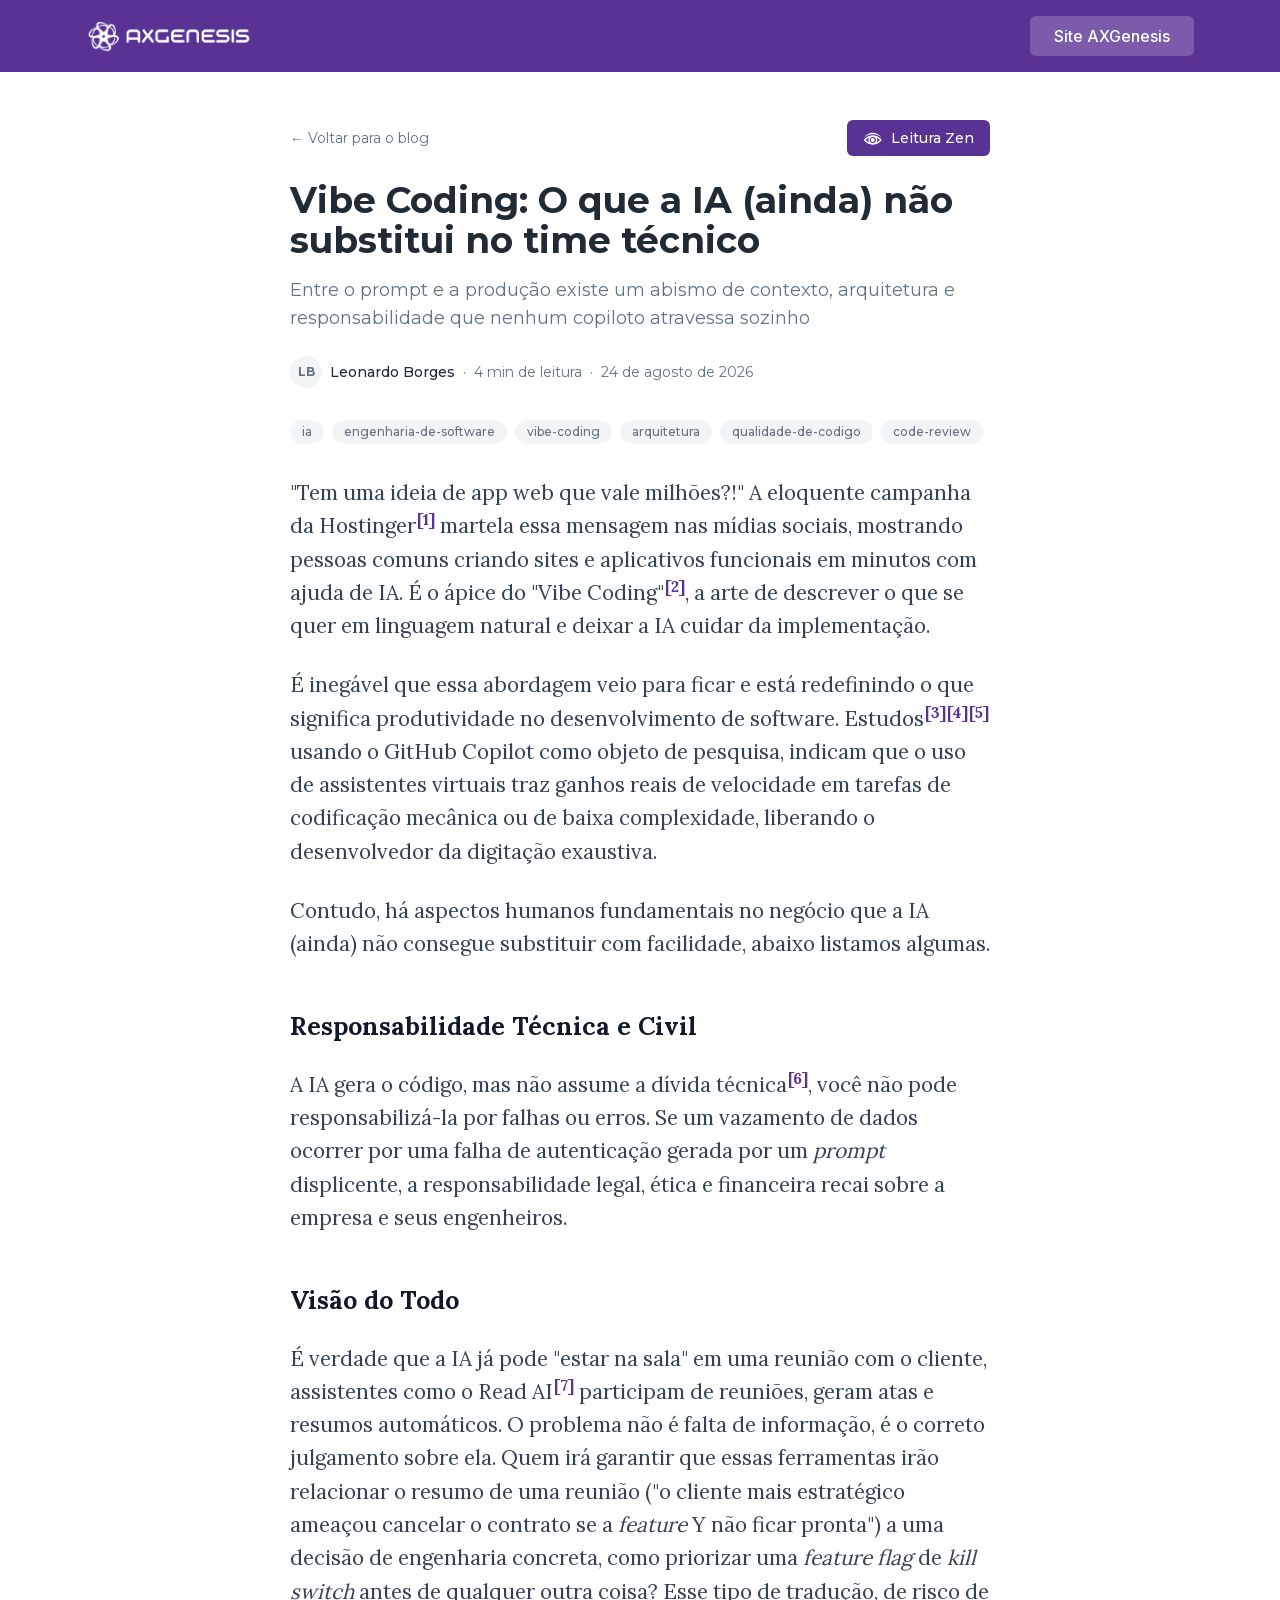
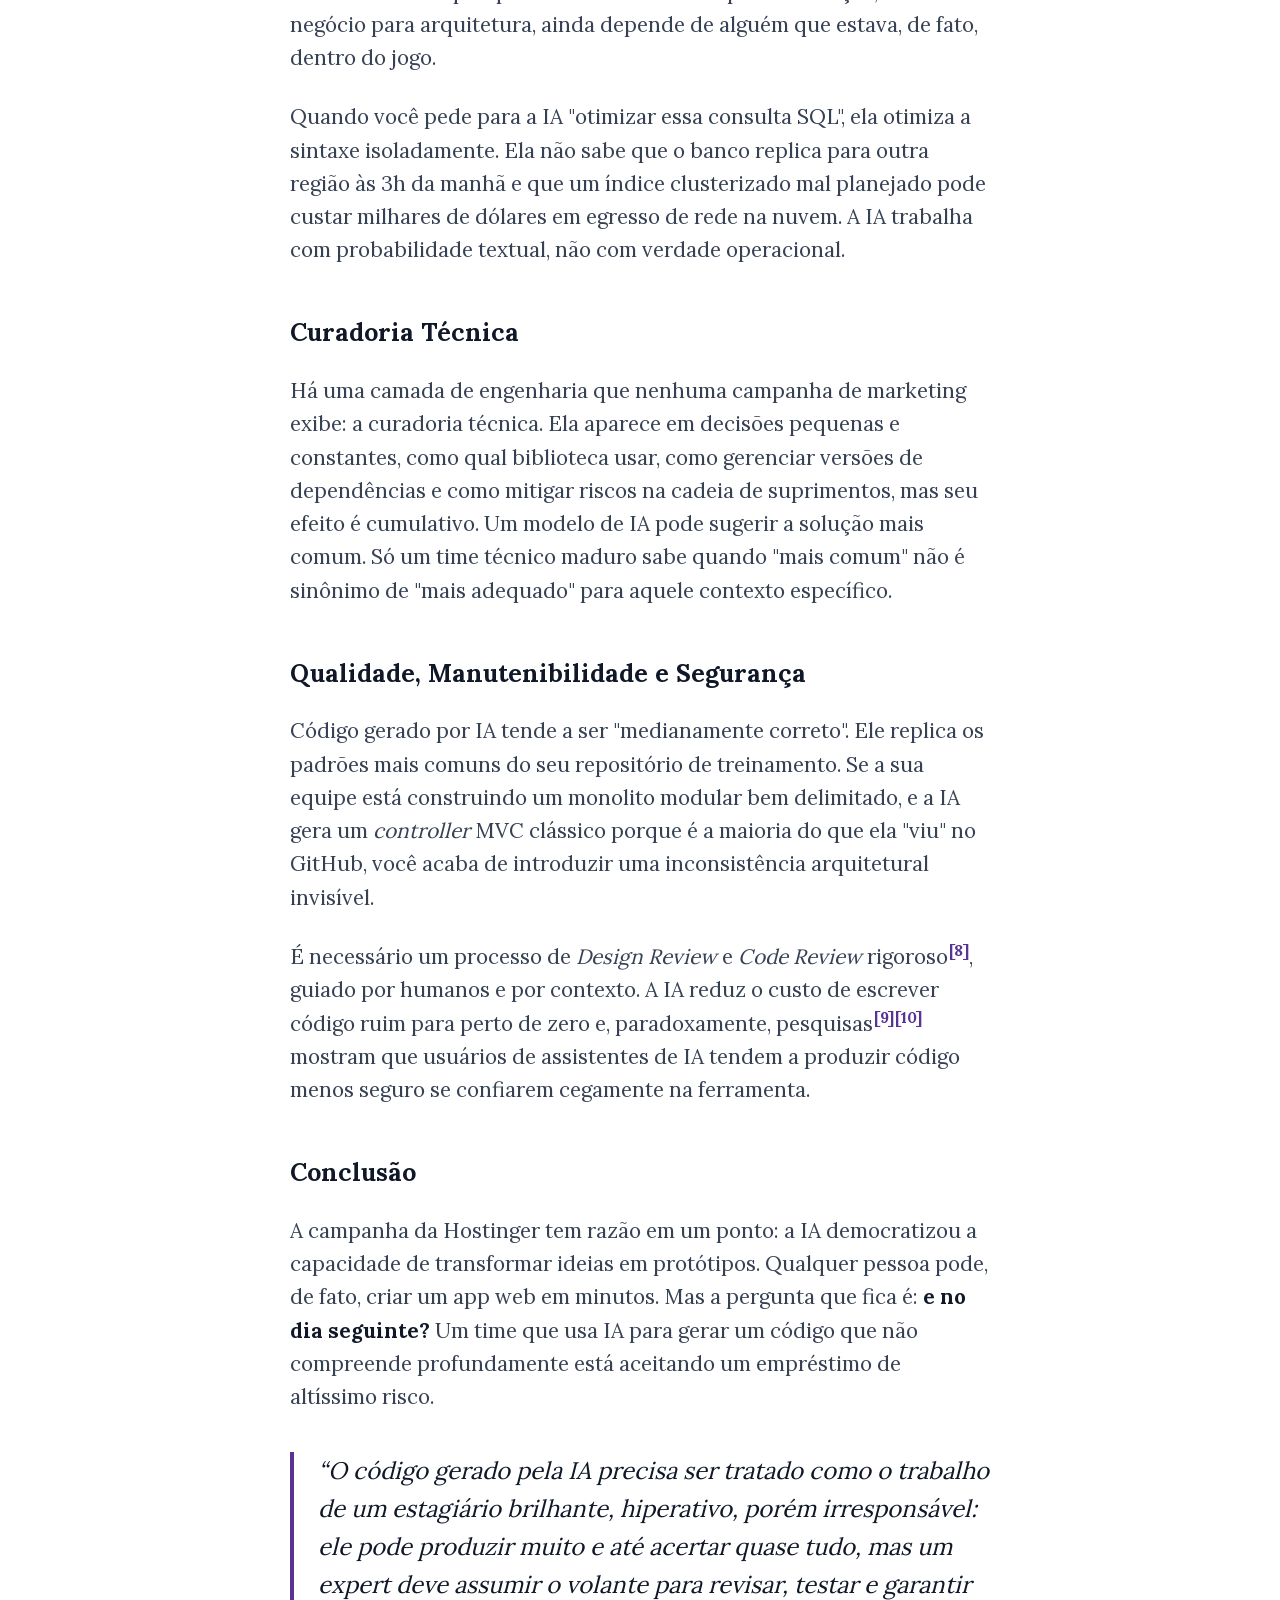
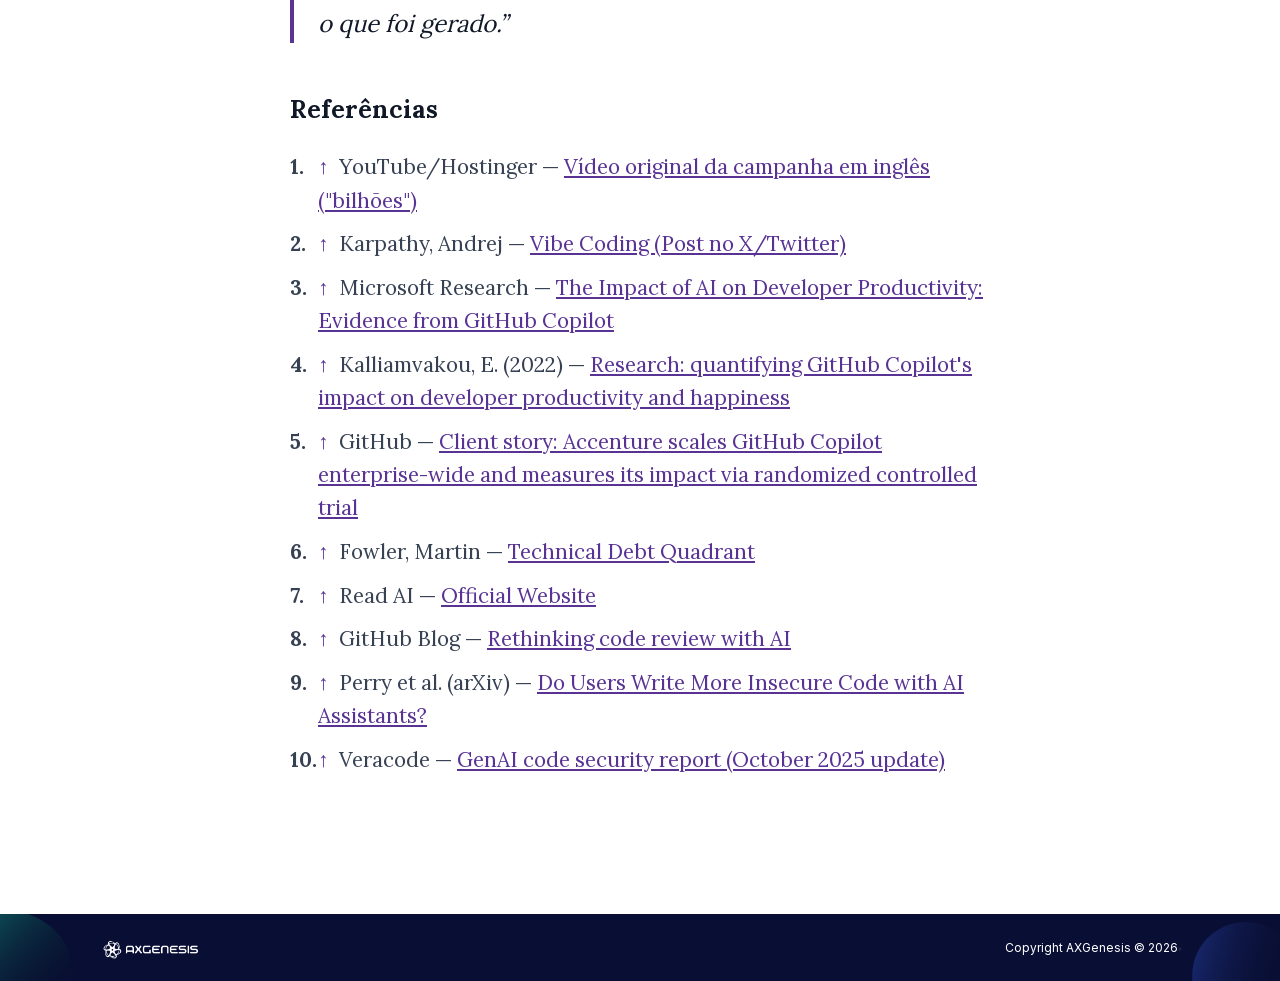
<file: blog/2026-08-24-vibe-coding-o-que-a-ia-ainda-nao-substitui-no-time-tecnico/index.html>
<!DOCTYPE html><!--UvwGsUffQWVb0pHNMenQJ--><html lang="en"><head><meta charSet="utf-8"/><meta name="viewport" content="width=device-width, initial-scale=1"/><link rel="preload" href="/_next/static/media/e4af272ccee01ff0-s.p.woff2" as="font" crossorigin="" type="font/woff2"/><link rel="preload" href="/_next/static/media/558ca1a6aa3cb55e-s.p.woff2" as="font" crossorigin="" type="font/woff2"/><link rel="preload" href="/_next/static/media/5c0c2bcbaa4149ca-s.p.woff2" as="font" crossorigin="" type="font/woff2"/><link rel="preload" href="/_next/static/media/904be59b21bd51cb-s.p.woff2" as="font" crossorigin="" type="font/woff2"/><link rel="preload" href="/_next/static/media/9816a0e0ed309b6c-s.p.woff2" as="font" crossorigin="" type="font/woff2"/><link rel="preload" href="/_next/static/media/9ba835e78b0110ce-s.p.woff2" as="font" crossorigin="" type="font/woff2"/><link rel="preload" href="/_next/static/media/bc08e10e1c60a660-s.p.woff2" as="font" crossorigin="" type="font/woff2"/><link rel="preload" href="/_next/static/media/cee54c58f389a0a9-s.p.woff2" as="font" crossorigin="" type="font/woff2"/><link rel="preload" as="image" href="/assets/images/logo/logo-white.png?v251006"/><link rel="preload" as="image" href="/assets/images/logo/logo.png?v251006"/><link rel="stylesheet" href="/_next/static/css/70aa5731d1ebc999.css" data-precedence="next"/><link rel="stylesheet" href="/_next/static/css/e613545fef98afdb.css" data-precedence="next"/><link rel="stylesheet" href="/_next/static/css/2a7fa7dacb607a82.css" data-precedence="next"/><link rel="preload" as="script" fetchPriority="low" href="/_next/static/chunks/webpack-42457e1c7c06ad89.js"/><script src="/_next/static/chunks/4bd1b696-c023c6e3521b1417.js" async=""></script><script src="/_next/static/chunks/255-bc8b3b9a93d25a64.js" async=""></script><script src="/_next/static/chunks/main-app-a65206d79a00ed48.js" async=""></script><script src="/_next/static/chunks/app/layout-c0417769903bf9df.js" async=""></script><script src="/_next/static/chunks/619-ba102abea3e3d0e4.js" async=""></script><script src="/_next/static/chunks/356-1fcf197c11312f1f.js" async=""></script><script src="/_next/static/chunks/app/blog/layout-e4cb915dd6a4a58a.js" async=""></script><script src="/_next/static/chunks/app/blog/%5Bslug%5D/page-b43ff115ccb22bd9.js" async=""></script><link rel="preload" href="/assets/js/wow.min.js" as="script"/><link rel="preload" href="/assets/js/main.js" as="script"/><meta name="next-size-adjust" content=""/><link rel="preload" href="/assets/images/logo/logo.png?v251006" as="image"/><title>Vibe Coding: O que a IA (ainda) não substitui no time técnico | Blog AXGenesis</title><meta name="description" content="Entre o prompt e a produção existe um abismo de contexto, arquitetura e responsabilidade que nenhum copiloto atravessa sozinho."/><meta name="robots" content="noindex, nofollow, nocache"/><meta name="googlebot" content="noindex, nofollow, noimageindex, max-video-preview:-1, max-image-preview:none, max-snippet:-1"/><link rel="icon" href="/assets/images/favicon.png"/><script src="/_next/static/chunks/polyfills-42372ed130431b0a.js" noModule=""></script></head><body class="__variable_6b174a antialiased font-inter"><div hidden=""><!--$--><!--/$--></div><script>(self.__next_s=self.__next_s||[]).push(["/assets/js/wow.min.js",{}])</script><div class="absolute top-0 left-0 z-40 flex items-center w-full bg-primary ud-header"><div class="container px-4 mx-auto"><div class="relative flex items-center justify-between -mx-4"><div class="max-w-full px-4 w-full sm:w-60"><a class="block w-full py-5 navbar-logo" href="/"><img alt="logo" width="701" height="133" decoding="async" data-nimg="1" class="w-full header-logo header-logo-white" style="color:transparent" src="/assets/images/logo/logo-white.png?v251006"/><img alt="logo" width="701" height="133" decoding="async" data-nimg="1" class="w-full header-logo header-logo-black hidden" style="color:transparent" src="/assets/images/logo/logo.png?v251006"/></a></div><div class="flex items-center justify-between w-full px-4"><div class="flex-1 flex justify-center"><button id="navbarToggler" class="absolute right-4 top-1/2 block -translate-y-1/2 rounded-lg px-3 py-[6px] ring-primary lg:hidden "><span class="relative my-[6px] block h-[2px] w-[30px] bg-white"></span><span class="relative my-[6px] block h-[2px] w-[30px] bg-white"></span><span class="relative my-[6px] block h-[2px] w-[30px] bg-white"></span></button><nav id="navbarCollapse" class="absolute right-4 top-full w-full max-w-[250px] rounded-lg bg-white py-5 shadow-lg dark:bg-dark-2 lg:static lg:block lg:w-full lg:max-w-full lg:min-h-[72px] lg:bg-transparent lg:px-4 lg:py-0 lg:shadow-none dark:lg:bg-transparent xl:px-6 hidden"><ul class="block lg:flex lg:justify-center"><li class="relative group lg:hidden"><a class="flex py-2 mx-8 text-base font-medium text-black dark:text-dark lg:text-white group-hover:text-primary dark:lg:text-white lg:mx-4 lg:inline-flex lg:px-0 lg:py-6 lg:group-hover:text-white lg:group-hover:opacity-70 xl:mx-6" href="/blog/">Blog AXGenesis</a></li><li class="relative group lg:hidden"><a class="flex py-2 mx-8 text-base font-medium text-black dark:text-dark lg:text-white group-hover:text-primary dark:lg:text-white lg:mx-4 lg:inline-flex lg:px-0 lg:py-6 lg:group-hover:text-white lg:group-hover:opacity-70 xl:mx-6" href="/">Website principal</a></li></ul></nav></div><div class="flex items-center justify-end shrink-0 pr-16 lg:pr-0"><div class="hidden lg:flex"><a class="whitespace-nowrap px-6 py-2 text-base font-medium text-white duration-300 ease-in-out rounded-md bg-white/20 signUpBtn hover:bg-white/100 hover:text-dark" href="/">Site AXGenesis</a></div></div></div></div></div></div><div class="__className_60e14b pt-[100px] md:pt-[120px] lg:pt-[120px]"><section class="pb-20 md:pb-28 lg:pb-32"><div class="container px-4 mx-auto"><article class="mx-auto max-w-[700px]"><div class="mb-6 flex items-center justify-between"><a class="text-sm text-body-color hover:text-primary" href="/blog/">← Voltar para o blog</a><button type="button" title="Leitura Zen [Z]" class="flex items-center gap-2 text-sm font-medium text-white bg-primary hover:bg-primary/90 transition-colors px-4 py-2 rounded-md"><svg width="20" height="20" viewBox="75 40 150 100" xmlns="http://www.w3.org/2000/svg"><g transform="translate(0,-87)"><circle cx="148.5" cy="192" r="28.18" fill="none" stroke="currentColor" stroke-width="10"></circle><path d="M 560.35 289.79 A 305.71 305.71 0 0 0 328.83 396.09 A 305.71 305.71 0 0 0 561.26 503.37 A 305.71 305.71 0 0 0 792.47 397.1 A 305.71 305.71 0 0 0 560.35 289.79 z" transform="matrix(0.26458333,0,0,0.26458333,0,87)" fill="none" stroke="currentColor" stroke-width="37.8"></path><circle cx="148.5" cy="192" r="14.17" fill="currentColor"></circle><path d="m 210.54,170.89 c -13.75,-18.1 -30.93,-25.68 -39.43,-28.64 -9.42,-3.29 -17.17,-4.13 -22.69,-4.14 -5.51,0.01 -13.22,0.85 -22.6,4.12 -8.47,2.95 -25.57,10.48 -39.3,28.45 a 0.85,0.85 90 0 0 1.28,1.1 c 7.98,-8.23 16.34,-13.25 22.91,-16.3 6.66,-3.09 12.67,-4.71 17.22,-5.63 8.32,-1.67 16.12,-1.75 20.48,-1.75 4.38,0.01 12.21,0.11 20.56,1.82 4.56,0.94 10.59,2.59 17.25,5.72 6.58,3.09 14.94,8.17 22.89,16.46 a 0.94,0.94 90 0 0 1.43,-1.22 z" fill="currentColor"></path><circle cx="143.87" cy="192" r="9.53" fill="white"></circle></g></svg>Leitura Zen</button></div><h1 class="mb-4 text-3xl font-bold text-black dark:text-white sm:text-4xl">Vibe Coding: O que a IA (ainda) não substitui no time técnico</h1><p class="mb-6 text-lg text-body-color">Entre o prompt e a produção existe um abismo de contexto, arquitetura e responsabilidade que nenhum copiloto atravessa sozinho</p><div class="mb-8"><div class="flex items-center gap-2 text-sm text-body-color"><span class="flex h-8 w-8 text-xs shrink-0 items-center justify-center rounded-full bg-gray-2 font-semibold text-body-color dark:bg-dark-2 dark:text-white">LB</span><span class="font-medium text-black dark:text-white">Leonardo Borges</span><span aria-hidden="true">·</span><span>4<!-- --> min de leitura</span><span aria-hidden="true">·</span><span>24 de agosto de 2026</span></div></div><div class="mb-8 flex flex-wrap gap-2"><span class="rounded-full bg-gray-2 px-3 py-1 text-xs font-medium text-body-color dark:bg-dark-2">ia</span><span class="rounded-full bg-gray-2 px-3 py-1 text-xs font-medium text-body-color dark:bg-dark-2">engenharia-de-software</span><span class="rounded-full bg-gray-2 px-3 py-1 text-xs font-medium text-body-color dark:bg-dark-2">vibe-coding</span><span class="rounded-full bg-gray-2 px-3 py-1 text-xs font-medium text-body-color dark:bg-dark-2">arquitetura</span><span class="rounded-full bg-gray-2 px-3 py-1 text-xs font-medium text-body-color dark:bg-dark-2">qualidade-de-codigo</span><span class="rounded-full bg-gray-2 px-3 py-1 text-xs font-medium text-body-color dark:bg-dark-2">code-review</span></div><div class="__className_b3112c prose max-w-none text-[1.3rem] leading-[1.6] dark:prose-invert prose-a:text-primary prose-headings:font-bold prose-h2:text-[1.55rem] prose-blockquote:border-l-4 prose-blockquote:border-primary prose-blockquote:text-[1.15em]"><p>"Tem uma ideia de app web que vale milhões?!" A eloquente campanha da Hostinger<sup class="citation"><a href="#ref-1" id="citeref-1">[1]</a></sup> martela essa mensagem nas mídias sociais, mostrando pessoas comuns criando sites e aplicativos funcionais em minutos com ajuda de IA. É o ápice do "Vibe Coding"<sup class="citation"><a href="#ref-2" id="citeref-2">[2]</a></sup>, a arte de descrever o que se quer em linguagem natural e deixar a IA cuidar da implementação.</p>
<p>É inegável que essa abordagem veio para ficar e está redefinindo o que significa produtividade no desenvolvimento de software. Estudos<sup class="citation"><a href="#ref-3" id="citeref-3">[3]</a></sup><sup class="citation"><a href="#ref-4" id="citeref-4">[4]</a></sup><sup class="citation"><a href="#ref-5" id="citeref-5">[5]</a></sup> usando o GitHub Copilot como objeto de pesquisa, indicam que o uso de assistentes virtuais traz ganhos reais de velocidade em tarefas de codificação mecânica ou de baixa complexidade, liberando o desenvolvedor da digitação exaustiva.</p>
<p>Contudo, há aspectos humanos fundamentais no negócio que a IA (ainda) não consegue substituir com facilidade, abaixo listamos algumas.</p>
<h2>Responsabilidade Técnica e Civil</h2>
<p>A IA gera o código, mas não assume a dívida técnica<sup class="citation"><a href="#ref-6" id="citeref-6">[6]</a></sup>, você não pode responsabilizá-la por falhas ou erros. Se um vazamento de dados ocorrer por uma falha de autenticação gerada por um <em>prompt</em> displicente, a responsabilidade legal, ética e financeira recai sobre a empresa e seus engenheiros.</p>
<h2>Visão do Todo</h2>
<p>É verdade que a IA já pode "estar na sala" em uma reunião com o cliente, assistentes como o Read AI<sup class="citation"><a href="#ref-7" id="citeref-7">[7]</a></sup> participam de reuniões, geram atas e resumos automáticos. O problema não é falta de informação, é o correto julgamento sobre ela. Quem irá garantir que essas ferramentas irão relacionar o resumo de uma reunião ("o cliente mais estratégico ameaçou cancelar o contrato se a <em>feature</em> Y não ficar pronta") a uma decisão de engenharia concreta, como priorizar uma <em>feature flag</em> de <em>kill switch</em> antes de qualquer outra coisa? Esse tipo de tradução, de risco de negócio para arquitetura, ainda depende de alguém que estava, de fato, dentro do jogo.</p>
<p>Quando você pede para a IA "otimizar essa consulta SQL", ela otimiza a sintaxe isoladamente. Ela não sabe que o banco replica para outra região às 3h da manhã e que um índice clusterizado mal planejado pode custar milhares de dólares em egresso de rede na nuvem. A IA trabalha com probabilidade textual, não com verdade operacional.</p>
<h2>Curadoria Técnica</h2>
<p>Há uma camada de engenharia que nenhuma campanha de marketing exibe: a curadoria técnica. Ela aparece em decisões pequenas e constantes, como qual biblioteca usar, como gerenciar versões de dependências e como mitigar riscos na cadeia de suprimentos, mas seu efeito é cumulativo. Um modelo de IA pode sugerir a solução mais comum. Só um time técnico maduro sabe quando "mais comum" não é sinônimo de "mais adequado" para aquele contexto específico.</p>
<h2>Qualidade, Manutenibilidade e Segurança</h2>
<p>Código gerado por IA tende a ser "medianamente correto". Ele replica os padrões mais comuns do seu repositório de treinamento. Se a sua equipe está construindo um monolito modular bem delimitado, e a IA gera um <em>controller</em> MVC clássico porque é a maioria do que ela "viu" no GitHub, você acaba de introduzir uma inconsistência arquitetural invisível.</p>
<p>É necessário um processo de <em>Design Review</em> e <em>Code Review</em> rigoroso<sup class="citation"><a href="#ref-8" id="citeref-8">[8]</a></sup>, guiado por humanos e por contexto. A IA reduz o custo de escrever código ruim para perto de zero e, paradoxamente, pesquisas<sup class="citation"><a href="#ref-9" id="citeref-9">[9]</a></sup><sup class="citation"><a href="#ref-10" id="citeref-10">[10]</a></sup> mostram que usuários de assistentes de IA tendem a produzir código menos seguro se confiarem cegamente na ferramenta.</p>
<h2>Conclusão</h2>
<p>A campanha da Hostinger tem razão em um ponto: a IA democratizou a capacidade de transformar ideias em protótipos. Qualquer pessoa pode, de fato, criar um app web em minutos. Mas a pergunta que fica é: <strong>e no dia seguinte?</strong> Um time que usa IA para gerar um código que não compreende profundamente está aceitando um empréstimo de altíssimo risco.</p>
<blockquote>
<p>O código gerado pela IA precisa ser tratado como o trabalho de um estagiário brilhante, hiperativo, porém irresponsável: ele pode produzir muito e até acertar quase tudo, mas um <em>expert</em> deve assumir o volante para revisar, testar e garantir o que foi gerado.</p>
</blockquote>
<h2>Referências</h2>
<ol class="references">
<li id="ref-1"><a href="#citeref-1" class="ref-backlink" aria-label="Voltar à citação 1">↑</a> YouTube/Hostinger — <a href="https://www.youtube.com/watch?v=VrVzpEJgtqY">Vídeo original da campanha em inglês ("bilhões")</a></li>
<li id="ref-2"><a href="#citeref-2" class="ref-backlink" aria-label="Voltar à citação 2">↑</a> Karpathy, Andrej — <a href="https://x.com/karpathy/status/1886192184808149383">Vibe Coding (Post no X/Twitter)</a></li>
<li id="ref-3"><a href="#citeref-3" class="ref-backlink" aria-label="Voltar à citação 3">↑</a> Microsoft Research — <a href="https://www.microsoft.com/en-us/research/publication/the-impact-of-ai-on-developer-productivity-evidence-from-github-copilot/">The Impact of AI on Developer Productivity: Evidence from GitHub Copilot</a></li>
<li id="ref-4"><a href="#citeref-4" class="ref-backlink" aria-label="Voltar à citação 4">↑</a> Kalliamvakou, E. (2022) — <a href="https://github.blog/2022-09-07-research-quantifying-github-copilots-impact-on-developer-productivity-and-happiness/">Research: quantifying GitHub Copilot's impact on developer productivity and happiness</a></li>
<li id="ref-5"><a href="#citeref-5" class="ref-backlink" aria-label="Voltar à citação 5">↑</a> GitHub — <a href="https://github.com/customer-stories/accenture">Client story: Accenture scales GitHub Copilot enterprise-wide and measures its impact via randomized controlled trial</a></li>
<li id="ref-6"><a href="#citeref-6" class="ref-backlink" aria-label="Voltar à citação 6">↑</a> Fowler, Martin — <a href="https://martinfowler.com/bliki/TechnicalDebtQuadrant.html">Technical Debt Quadrant</a></li>
<li id="ref-7"><a href="#citeref-7" class="ref-backlink" aria-label="Voltar à citação 7">↑</a> Read AI — <a href="https://www.read.ai/">Official Website</a></li>
<li id="ref-8"><a href="#citeref-8" class="ref-backlink" aria-label="Voltar à citação 8">↑</a> GitHub Blog — <a href="https://github.blog/ai-and-ml/generative-ai/rethinking-code-review-with-ai/">Rethinking code review with AI</a></li>
<li id="ref-9"><a href="#citeref-9" class="ref-backlink" aria-label="Voltar à citação 9">↑</a> Perry et al. (arXiv) — <a href="https://arxiv.org/abs/2211.03622">Do Users Write More Insecure Code with AI Assistants?</a></li>
<li id="ref-10"><a href="#citeref-10" class="ref-backlink" aria-label="Voltar à citação 10">↑</a> Veracode — <a href="https://www.veracode.com/wp-content/uploads/October-2025-GenAI-Code-Security-Report-Update.pdf">GenAI code security report (October 2025 update)</a></li>
</ol>
</div></article></div></section><!--$--><!--/$--></div><footer class="wow fadeInUp relative z-10 bg-[#090E34] pt-10 lg:pt-[10px] overflow-hidden" data-wow-delay=".15s"><div class="container px-2 sm:px-4 mx-auto"><div class="grid grid-cols-2 gap-2 sm:gap-4"><div class="p-2 sm:p-4"><div class="w-full"><a href="/index.html" class="inline-block max-w-[100px] sm:max-w-[160px]"><img alt="logo" loading="lazy" width="100" height="50" decoding="async" data-nimg="1" class="max-w-full" style="color:transparent" src="/assets/images/logo/logo-white.png?v251006"/></a></div></div><div class="p-2 sm:p-4"><div class="flex items-center justify-end text-white text-[10px] mr-3 lg:mr-0 sm:text-xs -mx-3">Copyright AXGenesis © 2026</div></div></div></div><div><span class="absolute left-0 top-0 z-[-1]"><img alt="" loading="lazy" width="100" height="50" decoding="async" data-nimg="1" style="color:transparent" src="/assets/images/footer/shape-1.svg"/></span><span class="absolute bottom-0 right-0 z-[-1]"><img alt="" loading="lazy" width="100" height="50" decoding="async" data-nimg="1" style="color:transparent" src="/assets/images/footer/shape-3.svg"/></span><span class="absolute right-0 top-0 z-[-1]"><svg width="102" height="102" viewBox="0 0 102 102" fill="none" xmlns="http://www.w3.org/2000/svg"><path d="M1.8667 33.1956C2.89765 33.1956 3.7334 34.0318 3.7334 35.0633C3.7334 36.0947 2.89765 36.9309 1.8667 36.9309C0.835744 36.9309 4.50645e-08 36.0947 0 35.0633C-4.50645e-08 34.0318 0.835744 33.1956 1.8667 33.1956Z" fill="white" fill-opacity="0.08"></path></svg></span></div><a href="#top" class="fixed left-auto items-center justify-center hidden w-10 h-10 text-white transition duration-300 ease-in-out rounded-md shadow-md back-to-top bottom-8 right-8 z-999 bg-primary hover:hover"><span class="mt-[6px] h-3 w-3 rotate-45 border-l border-t border-white"></span></a></footer><script src="/_next/static/chunks/webpack-42457e1c7c06ad89.js" id="_R_" async=""></script><script>(self.__next_f=self.__next_f||[]).push([0])</script><script>self.__next_f.push([1,"1:\"$Sreact.fragment\"\n2:I[1402,[\"177\",\"static/chunks/app/layout-c0417769903bf9df.js\"],\"\"]\n3:I[9766,[],\"\"]\n4:I[8924,[],\"\"]\n5:I[7799,[\"619\",\"static/chunks/619-ba102abea3e3d0e4.js\",\"356\",\"static/chunks/356-1fcf197c11312f1f.js\",\"584\",\"static/chunks/app/blog/layout-e4cb915dd6a4a58a.js\"],\"default\"]\n6:I[7696,[\"619\",\"static/chunks/619-ba102abea3e3d0e4.js\",\"356\",\"static/chunks/356-1fcf197c11312f1f.js\",\"584\",\"static/chunks/app/blog/layout-e4cb915dd6a4a58a.js\"],\"default\"]\n8:I[4431,[],\"OutletBoundary\"]\na:I[5278,[],\"AsyncMetadataOutlet\"]\nc:I[4431,[],\"ViewportBoundary\"]\ne:I[4431,[],\"MetadataBoundary\"]\nf:\"$Sreact.suspense\"\n11:I[7150,[],\"\"]\n:HL[\"/_next/static/media/e4af272ccee01ff0-s.p.woff2\",\"font\",{\"crossOrigin\":\"\",\"type\":\"font/woff2\"}]\n:HL[\"/_next/static/css/70aa5731d1ebc999.css\",\"style\"]\n:HL[\"/_next/static/css/e613545fef98afdb.css\",\"style\"]\n:HL[\"/_next/static/media/558ca1a6aa3cb55e-s.p.woff2\",\"font\",{\"crossOrigin\":\"\",\"type\":\"font/woff2\"}]\n:HL[\"/_next/static/media/5c0c2bcbaa4149ca-s.p.woff2\",\"font\",{\"crossOrigin\":\"\",\"type\":\"font/woff2\"}]\n:HL[\"/_next/static/media/904be59b21bd51cb-s.p.woff2\",\"font\",{\"crossOrigin\":\"\",\"type\":\"font/woff2\"}]\n:HL[\"/_next/static/media/9816a0e0ed309b6c-s.p.woff2\",\"font\",{\"crossOrigin\":\"\",\"type\":\"font/woff2\"}]\n:HL[\"/_next/static/media/9ba835e78b0110ce-s.p.woff2\",\"font\",{\"crossOrigin\":\"\",\"type\":\"font/woff2\"}]\n:HL[\"/_next/static/media/bc08e10e1c60a660-s.p.woff2\",\"font\",{\"crossOrigin\":\"\",\"type\":\"font/woff2\"}]\n:HL[\"/_next/static/media/cee54c58f389a0a9-s.p.woff2\",\"font\",{\"crossOrigin\":\"\",\"type\":\"font/woff2\"}]\n:HL[\"/_next/static/css/2a7fa7dacb607a82.css\",\"style\"]\n"])</script><script>self.__next_f.push([1,"0:{\"P\":null,\"b\":\"UvwGsUffQWVb0pHNMenQJ\",\"p\":\"\",\"c\":[\"\",\"blog\",\"2026-08-24-vibe-coding-o-que-a-ia-ainda-nao-substitui-no-time-tecnico\",\"\"],\"i\":false,\"f\":[[[\"\",{\"children\":[\"blog\",{\"children\":[[\"slug\",\"2026-08-24-vibe-coding-o-que-a-ia-ainda-nao-substitui-no-time-tecnico\",\"d\"],{\"children\":[\"__PAGE__\",{}]}]}]},\"$undefined\",\"$undefined\",true],[\"\",[\"$\",\"$1\",\"c\",{\"children\":[[[\"$\",\"link\",\"0\",{\"rel\":\"stylesheet\",\"href\":\"/_next/static/css/70aa5731d1ebc999.css\",\"precedence\":\"next\",\"crossOrigin\":\"$undefined\",\"nonce\":\"$undefined\"}],[\"$\",\"link\",\"1\",{\"rel\":\"stylesheet\",\"href\":\"/_next/static/css/e613545fef98afdb.css\",\"precedence\":\"next\",\"crossOrigin\":\"$undefined\",\"nonce\":\"$undefined\"}]],[\"$\",\"html\",null,{\"lang\":\"en\",\"children\":[[\"$\",\"head\",null,{\"children\":[\"$\",\"link\",null,{\"rel\":\"preload\",\"href\":\"/assets/images/logo/logo.png?v251006\",\"as\":\"image\"}]}],[\"$\",\"body\",null,{\"className\":\"__variable_6b174a antialiased font-inter\",\"children\":[[\"$\",\"$L2\",null,{\"src\":\"/assets/js/wow.min.js\",\"strategy\":\"beforeInteractive\"}],[\"$\",\"$L3\",null,{\"parallelRouterKey\":\"children\",\"error\":\"$undefined\",\"errorStyles\":\"$undefined\",\"errorScripts\":\"$undefined\",\"template\":[\"$\",\"$L4\",null,{}],\"templateStyles\":\"$undefined\",\"templateScripts\":\"$undefined\",\"notFound\":[[[\"$\",\"title\",null,{\"children\":\"404: This page could not be found.\"}],[\"$\",\"div\",null,{\"style\":{\"fontFamily\":\"system-ui,\\\"Segoe UI\\\",Roboto,Helvetica,Arial,sans-serif,\\\"Apple Color Emoji\\\",\\\"Segoe UI Emoji\\\"\",\"height\":\"100vh\",\"textAlign\":\"center\",\"display\":\"flex\",\"flexDirection\":\"column\",\"alignItems\":\"center\",\"justifyContent\":\"center\"},\"children\":[\"$\",\"div\",null,{\"children\":[[\"$\",\"style\",null,{\"dangerouslySetInnerHTML\":{\"__html\":\"body{color:#000;background:#fff;margin:0}.next-error-h1{border-right:1px solid rgba(0,0,0,.3)}@media (prefers-color-scheme:dark){body{color:#fff;background:#000}.next-error-h1{border-right:1px solid rgba(255,255,255,.3)}}\"}}],[\"$\",\"h1\",null,{\"className\":\"next-error-h1\",\"style\":{\"display\":\"inline-block\",\"margin\":\"0 20px 0 0\",\"padding\":\"0 23px 0 0\",\"fontSize\":24,\"fontWeight\":500,\"verticalAlign\":\"top\",\"lineHeight\":\"49px\"},\"children\":404}],[\"$\",\"div\",null,{\"style\":{\"display\":\"inline-block\"},\"children\":[\"$\",\"h2\",null,{\"style\":{\"fontSize\":14,\"fontWeight\":400,\"lineHeight\":\"49px\",\"margin\":0},\"children\":\"This page could not be found.\"}]}]]}]}]],[]],\"forbidden\":\"$undefined\",\"unauthorized\":\"$undefined\"}],[\"$\",\"$L2\",null,{\"src\":\"/assets/js/main.js\",\"strategy\":\"afterInteractive\"}]]}]]}]]}],{\"children\":[\"blog\",[\"$\",\"$1\",\"c\",{\"children\":[[[\"$\",\"link\",\"0\",{\"rel\":\"stylesheet\",\"href\":\"/_next/static/css/2a7fa7dacb607a82.css\",\"precedence\":\"next\",\"crossOrigin\":\"$undefined\",\"nonce\":\"$undefined\"}]],[[\"$\",\"$L5\",null,{}],[\"$\",\"div\",null,{\"className\":\"__className_60e14b pt-[100px] md:pt-[120px] lg:pt-[120px]\",\"children\":[\"$\",\"$L3\",null,{\"parallelRouterKey\":\"children\",\"error\":\"$undefined\",\"errorStyles\":\"$undefined\",\"errorScripts\":\"$undefined\",\"template\":[\"$\",\"$L4\",null,{}],\"templateStyles\":\"$undefined\",\"templateScripts\":\"$undefined\",\"notFound\":\"$undefined\",\"forbidden\":\"$undefined\",\"unauthorized\":\"$undefined\"}]}],[\"$\",\"$L6\",null,{}]]]}],{\"children\":[[\"slug\",\"2026-08-24-vibe-coding-o-que-a-ia-ainda-nao-substitui-no-time-tecnico\",\"d\"],[\"$\",\"$1\",\"c\",{\"children\":[null,[\"$\",\"$L3\",null,{\"parallelRouterKey\":\"children\",\"error\":\"$undefined\",\"errorStyles\":\"$undefined\",\"errorScripts\":\"$undefined\",\"template\":[\"$\",\"$L4\",null,{}],\"templateStyles\":\"$undefined\",\"templateScripts\":\"$undefined\",\"notFound\":\"$undefined\",\"forbidden\":\"$undefined\",\"unauthorized\":\"$undefined\"}]]}],{\"children\":[\"__PAGE__\",[\"$\",\"$1\",\"c\",{\"children\":[\"$L7\",null,[\"$\",\"$L8\",null,{\"children\":[\"$L9\",[\"$\",\"$La\",null,{\"promise\":\"$@b\"}]]}]]}],{},null,false]},null,false]},null,false]},null,false],[\"$\",\"$1\",\"h\",{\"children\":[null,[[\"$\",\"$Lc\",null,{\"children\":\"$Ld\"}],[\"$\",\"meta\",null,{\"name\":\"next-size-adjust\",\"content\":\"\"}]],[\"$\",\"$Le\",null,{\"children\":[\"$\",\"div\",null,{\"hidden\":true,\"children\":[\"$\",\"$f\",null,{\"fallback\":null,\"children\":\"$L10\"}]}]}]]}],false]],\"m\":\"$undefined\",\"G\":[\"$11\",[]],\"s\":false,\"S\":true}\n"])</script><script>self.__next_f.push([1,"12:I[2619,[\"619\",\"static/chunks/619-ba102abea3e3d0e4.js\",\"953\",\"static/chunks/app/blog/%5Bslug%5D/page-b43ff115ccb22bd9.js\"],\"\"]\n13:I[5721,[\"619\",\"static/chunks/619-ba102abea3e3d0e4.js\",\"953\",\"static/chunks/app/blog/%5Bslug%5D/page-b43ff115ccb22bd9.js\"],\"default\"]\n14:I[4310,[\"619\",\"static/chunks/619-ba102abea3e3d0e4.js\",\"953\",\"static/chunks/app/blog/%5Bslug%5D/page-b43ff115ccb22bd9.js\"],\"default\"]\n15:T1d97,"])</script><script>self.__next_f.push([1,"\u003cp\u003e\"Tem uma ideia de app web que vale milhões?!\" A eloquente campanha da Hostinger\u003csup class=\"citation\"\u003e\u003ca href=\"#ref-1\" id=\"citeref-1\"\u003e[1]\u003c/a\u003e\u003c/sup\u003e martela essa mensagem nas mídias sociais, mostrando pessoas comuns criando sites e aplicativos funcionais em minutos com ajuda de IA. É o ápice do \"Vibe Coding\"\u003csup class=\"citation\"\u003e\u003ca href=\"#ref-2\" id=\"citeref-2\"\u003e[2]\u003c/a\u003e\u003c/sup\u003e, a arte de descrever o que se quer em linguagem natural e deixar a IA cuidar da implementação.\u003c/p\u003e\n\u003cp\u003eÉ inegável que essa abordagem veio para ficar e está redefinindo o que significa produtividade no desenvolvimento de software. Estudos\u003csup class=\"citation\"\u003e\u003ca href=\"#ref-3\" id=\"citeref-3\"\u003e[3]\u003c/a\u003e\u003c/sup\u003e\u003csup class=\"citation\"\u003e\u003ca href=\"#ref-4\" id=\"citeref-4\"\u003e[4]\u003c/a\u003e\u003c/sup\u003e\u003csup class=\"citation\"\u003e\u003ca href=\"#ref-5\" id=\"citeref-5\"\u003e[5]\u003c/a\u003e\u003c/sup\u003e usando o GitHub Copilot como objeto de pesquisa, indicam que o uso de assistentes virtuais traz ganhos reais de velocidade em tarefas de codificação mecânica ou de baixa complexidade, liberando o desenvolvedor da digitação exaustiva.\u003c/p\u003e\n\u003cp\u003eContudo, há aspectos humanos fundamentais no negócio que a IA (ainda) não consegue substituir com facilidade, abaixo listamos algumas.\u003c/p\u003e\n\u003ch2\u003eResponsabilidade Técnica e Civil\u003c/h2\u003e\n\u003cp\u003eA IA gera o código, mas não assume a dívida técnica\u003csup class=\"citation\"\u003e\u003ca href=\"#ref-6\" id=\"citeref-6\"\u003e[6]\u003c/a\u003e\u003c/sup\u003e, você não pode responsabilizá-la por falhas ou erros. Se um vazamento de dados ocorrer por uma falha de autenticação gerada por um \u003cem\u003eprompt\u003c/em\u003e displicente, a responsabilidade legal, ética e financeira recai sobre a empresa e seus engenheiros.\u003c/p\u003e\n\u003ch2\u003eVisão do Todo\u003c/h2\u003e\n\u003cp\u003eÉ verdade que a IA já pode \"estar na sala\" em uma reunião com o cliente, assistentes como o Read AI\u003csup class=\"citation\"\u003e\u003ca href=\"#ref-7\" id=\"citeref-7\"\u003e[7]\u003c/a\u003e\u003c/sup\u003e participam de reuniões, geram atas e resumos automáticos. O problema não é falta de informação, é o correto julgamento sobre ela. Quem irá garantir que essas ferramentas irão relacionar o resumo de uma reunião (\"o cliente mais estratégico ameaçou cancelar o contrato se a \u003cem\u003efeature\u003c/em\u003e Y não ficar pronta\") a uma decisão de engenharia concreta, como priorizar uma \u003cem\u003efeature flag\u003c/em\u003e de \u003cem\u003ekill switch\u003c/em\u003e antes de qualquer outra coisa? Esse tipo de tradução, de risco de negócio para arquitetura, ainda depende de alguém que estava, de fato, dentro do jogo.\u003c/p\u003e\n\u003cp\u003eQuando você pede para a IA \"otimizar essa consulta SQL\", ela otimiza a sintaxe isoladamente. Ela não sabe que o banco replica para outra região às 3h da manhã e que um índice clusterizado mal planejado pode custar milhares de dólares em egresso de rede na nuvem. A IA trabalha com probabilidade textual, não com verdade operacional.\u003c/p\u003e\n\u003ch2\u003eCuradoria Técnica\u003c/h2\u003e\n\u003cp\u003eHá uma camada de engenharia que nenhuma campanha de marketing exibe: a curadoria técnica. Ela aparece em decisões pequenas e constantes, como qual biblioteca usar, como gerenciar versões de dependências e como mitigar riscos na cadeia de suprimentos, mas seu efeito é cumulativo. Um modelo de IA pode sugerir a solução mais comum. Só um time técnico maduro sabe quando \"mais comum\" não é sinônimo de \"mais adequado\" para aquele contexto específico.\u003c/p\u003e\n\u003ch2\u003eQualidade, Manutenibilidade e Segurança\u003c/h2\u003e\n\u003cp\u003eCódigo gerado por IA tende a ser \"medianamente correto\". Ele replica os padrões mais comuns do seu repositório de treinamento. Se a sua equipe está construindo um monolito modular bem delimitado, e a IA gera um \u003cem\u003econtroller\u003c/em\u003e MVC clássico porque é a maioria do que ela \"viu\" no GitHub, você acaba de introduzir uma inconsistência arquitetural invisível.\u003c/p\u003e\n\u003cp\u003eÉ necessário um processo de \u003cem\u003eDesign Review\u003c/em\u003e e \u003cem\u003eCode Review\u003c/em\u003e rigoroso\u003csup class=\"citation\"\u003e\u003ca href=\"#ref-8\" id=\"citeref-8\"\u003e[8]\u003c/a\u003e\u003c/sup\u003e, guiado por humanos e por contexto. A IA reduz o custo de escrever código ruim para perto de zero e, paradoxamente, pesquisas\u003csup class=\"citation\"\u003e\u003ca href=\"#ref-9\" id=\"citeref-9\"\u003e[9]\u003c/a\u003e\u003c/sup\u003e\u003csup class=\"citation\"\u003e\u003ca href=\"#ref-10\" id=\"citeref-10\"\u003e[10]\u003c/a\u003e\u003c/sup\u003e mostram que usuários de assistentes de IA tendem a produzir código menos seguro se confiarem cegamente na ferramenta.\u003c/p\u003e\n\u003ch2\u003eConclusão\u003c/h2\u003e\n\u003cp\u003eA campanha da Hostinger tem razão em um ponto: a IA democratizou a capacidade de transformar ideias em protótipos. Qualquer pessoa pode, de fato, criar um app web em minutos. Mas a pergunta que fica é: \u003cstrong\u003ee no dia seguinte?\u003c/strong\u003e Um time que usa IA para gerar um código que não compreende profundamente está aceitando um empréstimo de altíssimo risco.\u003c/p\u003e\n\u003cblockquote\u003e\n\u003cp\u003eO código gerado pela IA precisa ser tratado como o trabalho de um estagiário brilhante, hiperativo, porém irresponsável: ele pode produzir muito e até acertar quase tudo, mas um \u003cem\u003eexpert\u003c/em\u003e deve assumir o volante para revisar, testar e garantir o que foi gerado.\u003c/p\u003e\n\u003c/blockquote\u003e\n\u003ch2\u003eReferências\u003c/h2\u003e\n\u003col class=\"references\"\u003e\n\u003cli id=\"ref-1\"\u003e\u003ca href=\"#citeref-1\" class=\"ref-backlink\" aria-label=\"Voltar à citação 1\"\u003e↑\u003c/a\u003e YouTube/Hostinger — \u003ca href=\"https://www.youtube.com/watch?v=VrVzpEJgtqY\"\u003eVídeo original da campanha em inglês (\"bilhões\")\u003c/a\u003e\u003c/li\u003e\n\u003cli id=\"ref-2\"\u003e\u003ca href=\"#citeref-2\" class=\"ref-backlink\" aria-label=\"Voltar à citação 2\"\u003e↑\u003c/a\u003e Karpathy, Andrej — \u003ca href=\"https://x.com/karpathy/status/1886192184808149383\"\u003eVibe Coding (Post no X/Twitter)\u003c/a\u003e\u003c/li\u003e\n\u003cli id=\"ref-3\"\u003e\u003ca href=\"#citeref-3\" class=\"ref-backlink\" aria-label=\"Voltar à citação 3\"\u003e↑\u003c/a\u003e Microsoft Research — \u003ca href=\"https://www.microsoft.com/en-us/research/publication/the-impact-of-ai-on-developer-productivity-evidence-from-github-copilot/\"\u003eThe Impact of AI on Developer Productivity: Evidence from GitHub Copilot\u003c/a\u003e\u003c/li\u003e\n\u003cli id=\"ref-4\"\u003e\u003ca href=\"#citeref-4\" class=\"ref-backlink\" aria-label=\"Voltar à citação 4\"\u003e↑\u003c/a\u003e Kalliamvakou, E. (2022) — \u003ca href=\"https://github.blog/2022-09-07-research-quantifying-github-copilots-impact-on-developer-productivity-and-happiness/\"\u003eResearch: quantifying GitHub Copilot's impact on developer productivity and happiness\u003c/a\u003e\u003c/li\u003e\n\u003cli id=\"ref-5\"\u003e\u003ca href=\"#citeref-5\" class=\"ref-backlink\" aria-label=\"Voltar à citação 5\"\u003e↑\u003c/a\u003e GitHub — \u003ca href=\"https://github.com/customer-stories/accenture\"\u003eClient story: Accenture scales GitHub Copilot enterprise-wide and measures its impact via randomized controlled trial\u003c/a\u003e\u003c/li\u003e\n\u003cli id=\"ref-6\"\u003e\u003ca href=\"#citeref-6\" class=\"ref-backlink\" aria-label=\"Voltar à citação 6\"\u003e↑\u003c/a\u003e Fowler, Martin — \u003ca href=\"https://martinfowler.com/bliki/TechnicalDebtQuadrant.html\"\u003eTechnical Debt Quadrant\u003c/a\u003e\u003c/li\u003e\n\u003cli id=\"ref-7\"\u003e\u003ca href=\"#citeref-7\" class=\"ref-backlink\" aria-label=\"Voltar à citação 7\"\u003e↑\u003c/a\u003e Read AI — \u003ca href=\"https://www.read.ai/\"\u003eOfficial Website\u003c/a\u003e\u003c/li\u003e\n\u003cli id=\"ref-8\"\u003e\u003ca href=\"#citeref-8\" class=\"ref-backlink\" aria-label=\"Voltar à citação 8\"\u003e↑\u003c/a\u003e GitHub Blog — \u003ca href=\"https://github.blog/ai-and-ml/generative-ai/rethinking-code-review-with-ai/\"\u003eRethinking code review with AI\u003c/a\u003e\u003c/li\u003e\n\u003cli id=\"ref-9\"\u003e\u003ca href=\"#citeref-9\" class=\"ref-backlink\" aria-label=\"Voltar à citação 9\"\u003e↑\u003c/a\u003e Perry et al. (arXiv) — \u003ca href=\"https://arxiv.org/abs/2211.03622\"\u003eDo Users Write More Insecure Code with AI Assistants?\u003c/a\u003e\u003c/li\u003e\n\u003cli id=\"ref-10\"\u003e\u003ca href=\"#citeref-10\" class=\"ref-backlink\" aria-label=\"Voltar à citação 10\"\u003e↑\u003c/a\u003e Veracode — \u003ca href=\"https://www.veracode.com/wp-content/uploads/October-2025-GenAI-Code-Security-Report-Update.pdf\"\u003eGenAI code security report (October 2025 update)\u003c/a\u003e\u003c/li\u003e\n\u003c/ol\u003e\n"])</script><script>self.__next_f.push([1,"7:[\"$\",\"section\",null,{\"className\":\"pb-20 md:pb-28 lg:pb-32\",\"children\":[[\"$\",\"div\",null,{\"className\":\"container px-4 mx-auto\",\"children\":[\"$\",\"article\",null,{\"className\":\"mx-auto max-w-[700px]\",\"children\":[[\"$\",\"div\",null,{\"className\":\"mb-6 flex items-center justify-between\",\"children\":[[\"$\",\"$L12\",null,{\"href\":\"/blog\",\"className\":\"text-sm text-body-color hover:text-primary\",\"children\":\"← Voltar para o blog\"}],[\"$\",\"$L13\",null,{}]]}],[\"$\",\"h1\",null,{\"className\":\"mb-4 text-3xl font-bold text-black dark:text-white sm:text-4xl\",\"children\":\"Vibe Coding: O que a IA (ainda) não substitui no time técnico\"}],[\"$\",\"p\",null,{\"className\":\"mb-6 text-lg text-body-color\",\"children\":\"Entre o prompt e a produção existe um abismo de contexto, arquitetura e responsabilidade que nenhum copiloto atravessa sozinho\"}],[\"$\",\"div\",null,{\"className\":\"mb-8\",\"children\":[\"$\",\"div\",null,{\"className\":\"flex items-center gap-2 text-sm text-body-color\",\"children\":[[\"$\",\"span\",null,{\"className\":\"flex h-8 w-8 text-xs shrink-0 items-center justify-center rounded-full bg-gray-2 font-semibold text-body-color dark:bg-dark-2 dark:text-white\",\"children\":\"LB\"}],[\"$\",\"span\",null,{\"className\":\"font-medium text-black dark:text-white\",\"children\":\"Leonardo Borges\"}],[\"$\",\"span\",null,{\"aria-hidden\":\"true\",\"children\":\"·\"}],[\"$\",\"span\",null,{\"children\":[4,\" min de leitura\"]}],[\"$\",\"span\",null,{\"aria-hidden\":\"true\",\"children\":\"·\"}],[\"$\",\"span\",null,{\"children\":\"24 de agosto de 2026\"}]]}]}],[\"$\",\"div\",null,{\"className\":\"mb-8 flex flex-wrap gap-2\",\"children\":[[\"$\",\"span\",\"ia\",{\"className\":\"rounded-full bg-gray-2 px-3 py-1 text-xs font-medium text-body-color dark:bg-dark-2\",\"children\":\"ia\"}],[\"$\",\"span\",\"engenharia-de-software\",{\"className\":\"rounded-full bg-gray-2 px-3 py-1 text-xs font-medium text-body-color dark:bg-dark-2\",\"children\":\"engenharia-de-software\"}],[\"$\",\"span\",\"vibe-coding\",{\"className\":\"rounded-full bg-gray-2 px-3 py-1 text-xs font-medium text-body-color dark:bg-dark-2\",\"children\":\"vibe-coding\"}],[\"$\",\"span\",\"arquitetura\",{\"className\":\"rounded-full bg-gray-2 px-3 py-1 text-xs font-medium text-body-color dark:bg-dark-2\",\"children\":\"arquitetura\"}],[\"$\",\"span\",\"qualidade-de-codigo\",{\"className\":\"rounded-full bg-gray-2 px-3 py-1 text-xs font-medium text-body-color dark:bg-dark-2\",\"children\":\"qualidade-de-codigo\"}],[\"$\",\"span\",\"code-review\",{\"className\":\"rounded-full bg-gray-2 px-3 py-1 text-xs font-medium text-body-color dark:bg-dark-2\",\"children\":\"code-review\"}]]}],[\"$\",\"$L14\",null,{\"contentHtml\":\"$15\",\"className\":\"__className_b3112c prose max-w-none text-[1.3rem] leading-[1.6] dark:prose-invert prose-a:text-primary prose-headings:font-bold prose-h2:text-[1.55rem] prose-blockquote:border-l-4 prose-blockquote:border-primary prose-blockquote:text-[1.15em]\"}]]}]}],\"$L16\"]}]\n"])</script><script>self.__next_f.push([1,"17:I[3999,[\"619\",\"static/chunks/619-ba102abea3e3d0e4.js\",\"953\",\"static/chunks/app/blog/%5Bslug%5D/page-b43ff115ccb22bd9.js\"],\"default\"]\n18:T1d97,"])</script><script>self.__next_f.push([1,"\u003cp\u003e\"Tem uma ideia de app web que vale milhões?!\" A eloquente campanha da Hostinger\u003csup class=\"citation\"\u003e\u003ca href=\"#ref-1\" id=\"citeref-1\"\u003e[1]\u003c/a\u003e\u003c/sup\u003e martela essa mensagem nas mídias sociais, mostrando pessoas comuns criando sites e aplicativos funcionais em minutos com ajuda de IA. É o ápice do \"Vibe Coding\"\u003csup class=\"citation\"\u003e\u003ca href=\"#ref-2\" id=\"citeref-2\"\u003e[2]\u003c/a\u003e\u003c/sup\u003e, a arte de descrever o que se quer em linguagem natural e deixar a IA cuidar da implementação.\u003c/p\u003e\n\u003cp\u003eÉ inegável que essa abordagem veio para ficar e está redefinindo o que significa produtividade no desenvolvimento de software. Estudos\u003csup class=\"citation\"\u003e\u003ca href=\"#ref-3\" id=\"citeref-3\"\u003e[3]\u003c/a\u003e\u003c/sup\u003e\u003csup class=\"citation\"\u003e\u003ca href=\"#ref-4\" id=\"citeref-4\"\u003e[4]\u003c/a\u003e\u003c/sup\u003e\u003csup class=\"citation\"\u003e\u003ca href=\"#ref-5\" id=\"citeref-5\"\u003e[5]\u003c/a\u003e\u003c/sup\u003e usando o GitHub Copilot como objeto de pesquisa, indicam que o uso de assistentes virtuais traz ganhos reais de velocidade em tarefas de codificação mecânica ou de baixa complexidade, liberando o desenvolvedor da digitação exaustiva.\u003c/p\u003e\n\u003cp\u003eContudo, há aspectos humanos fundamentais no negócio que a IA (ainda) não consegue substituir com facilidade, abaixo listamos algumas.\u003c/p\u003e\n\u003ch2\u003eResponsabilidade Técnica e Civil\u003c/h2\u003e\n\u003cp\u003eA IA gera o código, mas não assume a dívida técnica\u003csup class=\"citation\"\u003e\u003ca href=\"#ref-6\" id=\"citeref-6\"\u003e[6]\u003c/a\u003e\u003c/sup\u003e, você não pode responsabilizá-la por falhas ou erros. Se um vazamento de dados ocorrer por uma falha de autenticação gerada por um \u003cem\u003eprompt\u003c/em\u003e displicente, a responsabilidade legal, ética e financeira recai sobre a empresa e seus engenheiros.\u003c/p\u003e\n\u003ch2\u003eVisão do Todo\u003c/h2\u003e\n\u003cp\u003eÉ verdade que a IA já pode \"estar na sala\" em uma reunião com o cliente, assistentes como o Read AI\u003csup class=\"citation\"\u003e\u003ca href=\"#ref-7\" id=\"citeref-7\"\u003e[7]\u003c/a\u003e\u003c/sup\u003e participam de reuniões, geram atas e resumos automáticos. O problema não é falta de informação, é o correto julgamento sobre ela. Quem irá garantir que essas ferramentas irão relacionar o resumo de uma reunião (\"o cliente mais estratégico ameaçou cancelar o contrato se a \u003cem\u003efeature\u003c/em\u003e Y não ficar pronta\") a uma decisão de engenharia concreta, como priorizar uma \u003cem\u003efeature flag\u003c/em\u003e de \u003cem\u003ekill switch\u003c/em\u003e antes de qualquer outra coisa? Esse tipo de tradução, de risco de negócio para arquitetura, ainda depende de alguém que estava, de fato, dentro do jogo.\u003c/p\u003e\n\u003cp\u003eQuando você pede para a IA \"otimizar essa consulta SQL\", ela otimiza a sintaxe isoladamente. Ela não sabe que o banco replica para outra região às 3h da manhã e que um índice clusterizado mal planejado pode custar milhares de dólares em egresso de rede na nuvem. A IA trabalha com probabilidade textual, não com verdade operacional.\u003c/p\u003e\n\u003ch2\u003eCuradoria Técnica\u003c/h2\u003e\n\u003cp\u003eHá uma camada de engenharia que nenhuma campanha de marketing exibe: a curadoria técnica. Ela aparece em decisões pequenas e constantes, como qual biblioteca usar, como gerenciar versões de dependências e como mitigar riscos na cadeia de suprimentos, mas seu efeito é cumulativo. Um modelo de IA pode sugerir a solução mais comum. Só um time técnico maduro sabe quando \"mais comum\" não é sinônimo de \"mais adequado\" para aquele contexto específico.\u003c/p\u003e\n\u003ch2\u003eQualidade, Manutenibilidade e Segurança\u003c/h2\u003e\n\u003cp\u003eCódigo gerado por IA tende a ser \"medianamente correto\". Ele replica os padrões mais comuns do seu repositório de treinamento. Se a sua equipe está construindo um monolito modular bem delimitado, e a IA gera um \u003cem\u003econtroller\u003c/em\u003e MVC clássico porque é a maioria do que ela \"viu\" no GitHub, você acaba de introduzir uma inconsistência arquitetural invisível.\u003c/p\u003e\n\u003cp\u003eÉ necessário um processo de \u003cem\u003eDesign Review\u003c/em\u003e e \u003cem\u003eCode Review\u003c/em\u003e rigoroso\u003csup class=\"citation\"\u003e\u003ca href=\"#ref-8\" id=\"citeref-8\"\u003e[8]\u003c/a\u003e\u003c/sup\u003e, guiado por humanos e por contexto. A IA reduz o custo de escrever código ruim para perto de zero e, paradoxamente, pesquisas\u003csup class=\"citation\"\u003e\u003ca href=\"#ref-9\" id=\"citeref-9\"\u003e[9]\u003c/a\u003e\u003c/sup\u003e\u003csup class=\"citation\"\u003e\u003ca href=\"#ref-10\" id=\"citeref-10\"\u003e[10]\u003c/a\u003e\u003c/sup\u003e mostram que usuários de assistentes de IA tendem a produzir código menos seguro se confiarem cegamente na ferramenta.\u003c/p\u003e\n\u003ch2\u003eConclusão\u003c/h2\u003e\n\u003cp\u003eA campanha da Hostinger tem razão em um ponto: a IA democratizou a capacidade de transformar ideias em protótipos. Qualquer pessoa pode, de fato, criar um app web em minutos. Mas a pergunta que fica é: \u003cstrong\u003ee no dia seguinte?\u003c/strong\u003e Um time que usa IA para gerar um código que não compreende profundamente está aceitando um empréstimo de altíssimo risco.\u003c/p\u003e\n\u003cblockquote\u003e\n\u003cp\u003eO código gerado pela IA precisa ser tratado como o trabalho de um estagiário brilhante, hiperativo, porém irresponsável: ele pode produzir muito e até acertar quase tudo, mas um \u003cem\u003eexpert\u003c/em\u003e deve assumir o volante para revisar, testar e garantir o que foi gerado.\u003c/p\u003e\n\u003c/blockquote\u003e\n\u003ch2\u003eReferências\u003c/h2\u003e\n\u003col class=\"references\"\u003e\n\u003cli id=\"ref-1\"\u003e\u003ca href=\"#citeref-1\" class=\"ref-backlink\" aria-label=\"Voltar à citação 1\"\u003e↑\u003c/a\u003e YouTube/Hostinger — \u003ca href=\"https://www.youtube.com/watch?v=VrVzpEJgtqY\"\u003eVídeo original da campanha em inglês (\"bilhões\")\u003c/a\u003e\u003c/li\u003e\n\u003cli id=\"ref-2\"\u003e\u003ca href=\"#citeref-2\" class=\"ref-backlink\" aria-label=\"Voltar à citação 2\"\u003e↑\u003c/a\u003e Karpathy, Andrej — \u003ca href=\"https://x.com/karpathy/status/1886192184808149383\"\u003eVibe Coding (Post no X/Twitter)\u003c/a\u003e\u003c/li\u003e\n\u003cli id=\"ref-3\"\u003e\u003ca href=\"#citeref-3\" class=\"ref-backlink\" aria-label=\"Voltar à citação 3\"\u003e↑\u003c/a\u003e Microsoft Research — \u003ca href=\"https://www.microsoft.com/en-us/research/publication/the-impact-of-ai-on-developer-productivity-evidence-from-github-copilot/\"\u003eThe Impact of AI on Developer Productivity: Evidence from GitHub Copilot\u003c/a\u003e\u003c/li\u003e\n\u003cli id=\"ref-4\"\u003e\u003ca href=\"#citeref-4\" class=\"ref-backlink\" aria-label=\"Voltar à citação 4\"\u003e↑\u003c/a\u003e Kalliamvakou, E. (2022) — \u003ca href=\"https://github.blog/2022-09-07-research-quantifying-github-copilots-impact-on-developer-productivity-and-happiness/\"\u003eResearch: quantifying GitHub Copilot's impact on developer productivity and happiness\u003c/a\u003e\u003c/li\u003e\n\u003cli id=\"ref-5\"\u003e\u003ca href=\"#citeref-5\" class=\"ref-backlink\" aria-label=\"Voltar à citação 5\"\u003e↑\u003c/a\u003e GitHub — \u003ca href=\"https://github.com/customer-stories/accenture\"\u003eClient story: Accenture scales GitHub Copilot enterprise-wide and measures its impact via randomized controlled trial\u003c/a\u003e\u003c/li\u003e\n\u003cli id=\"ref-6\"\u003e\u003ca href=\"#citeref-6\" class=\"ref-backlink\" aria-label=\"Voltar à citação 6\"\u003e↑\u003c/a\u003e Fowler, Martin — \u003ca href=\"https://martinfowler.com/bliki/TechnicalDebtQuadrant.html\"\u003eTechnical Debt Quadrant\u003c/a\u003e\u003c/li\u003e\n\u003cli id=\"ref-7\"\u003e\u003ca href=\"#citeref-7\" class=\"ref-backlink\" aria-label=\"Voltar à citação 7\"\u003e↑\u003c/a\u003e Read AI — \u003ca href=\"https://www.read.ai/\"\u003eOfficial Website\u003c/a\u003e\u003c/li\u003e\n\u003cli id=\"ref-8\"\u003e\u003ca href=\"#citeref-8\" class=\"ref-backlink\" aria-label=\"Voltar à citação 8\"\u003e↑\u003c/a\u003e GitHub Blog — \u003ca href=\"https://github.blog/ai-and-ml/generative-ai/rethinking-code-review-with-ai/\"\u003eRethinking code review with AI\u003c/a\u003e\u003c/li\u003e\n\u003cli id=\"ref-9\"\u003e\u003ca href=\"#citeref-9\" class=\"ref-backlink\" aria-label=\"Voltar à citação 9\"\u003e↑\u003c/a\u003e Perry et al. (arXiv) — \u003ca href=\"https://arxiv.org/abs/2211.03622\"\u003eDo Users Write More Insecure Code with AI Assistants?\u003c/a\u003e\u003c/li\u003e\n\u003cli id=\"ref-10\"\u003e\u003ca href=\"#citeref-10\" class=\"ref-backlink\" aria-label=\"Voltar à citação 10\"\u003e↑\u003c/a\u003e Veracode — \u003ca href=\"https://www.veracode.com/wp-content/uploads/October-2025-GenAI-Code-Security-Report-Update.pdf\"\u003eGenAI code security report (October 2025 update)\u003c/a\u003e\u003c/li\u003e\n\u003c/ol\u003e\n"])</script><script>self.__next_f.push([1,"16:[\"$\",\"$L17\",null,{\"title\":\"Vibe Coding: O que a IA (ainda) não substitui no time técnico\",\"subtitle\":\"Entre o prompt e a produção existe um abismo de contexto, arquitetura e responsabilidade que nenhum copiloto atravessa sozinho\",\"date\":\"2026-08-24\",\"readingTime\":4,\"contentHtml\":\"$18\"}]\n"])</script><script>self.__next_f.push([1,"d:[[\"$\",\"meta\",\"0\",{\"charSet\":\"utf-8\"}],[\"$\",\"meta\",\"1\",{\"name\":\"viewport\",\"content\":\"width=device-width, initial-scale=1\"}]]\n9:null\n"])</script><script>self.__next_f.push([1,"19:I[622,[],\"IconMark\"]\nb:{\"metadata\":[[\"$\",\"title\",\"0\",{\"children\":\"Vibe Coding: O que a IA (ainda) não substitui no time técnico | Blog AXGenesis\"}],[\"$\",\"meta\",\"1\",{\"name\":\"description\",\"content\":\"Entre o prompt e a produção existe um abismo de contexto, arquitetura e responsabilidade que nenhum copiloto atravessa sozinho.\"}],[\"$\",\"meta\",\"2\",{\"name\":\"robots\",\"content\":\"noindex, nofollow, nocache\"}],[\"$\",\"meta\",\"3\",{\"name\":\"googlebot\",\"content\":\"noindex, nofollow, noimageindex, max-video-preview:-1, max-image-preview:none, max-snippet:-1\"}],[\"$\",\"link\",\"4\",{\"rel\":\"icon\",\"href\":\"/assets/images/favicon.png\"}],[\"$\",\"$L19\",\"5\",{}]],\"error\":null,\"digest\":\"$undefined\"}\n"])</script><script>self.__next_f.push([1,"10:\"$b:metadata\"\n"])</script></body></html>
</file>
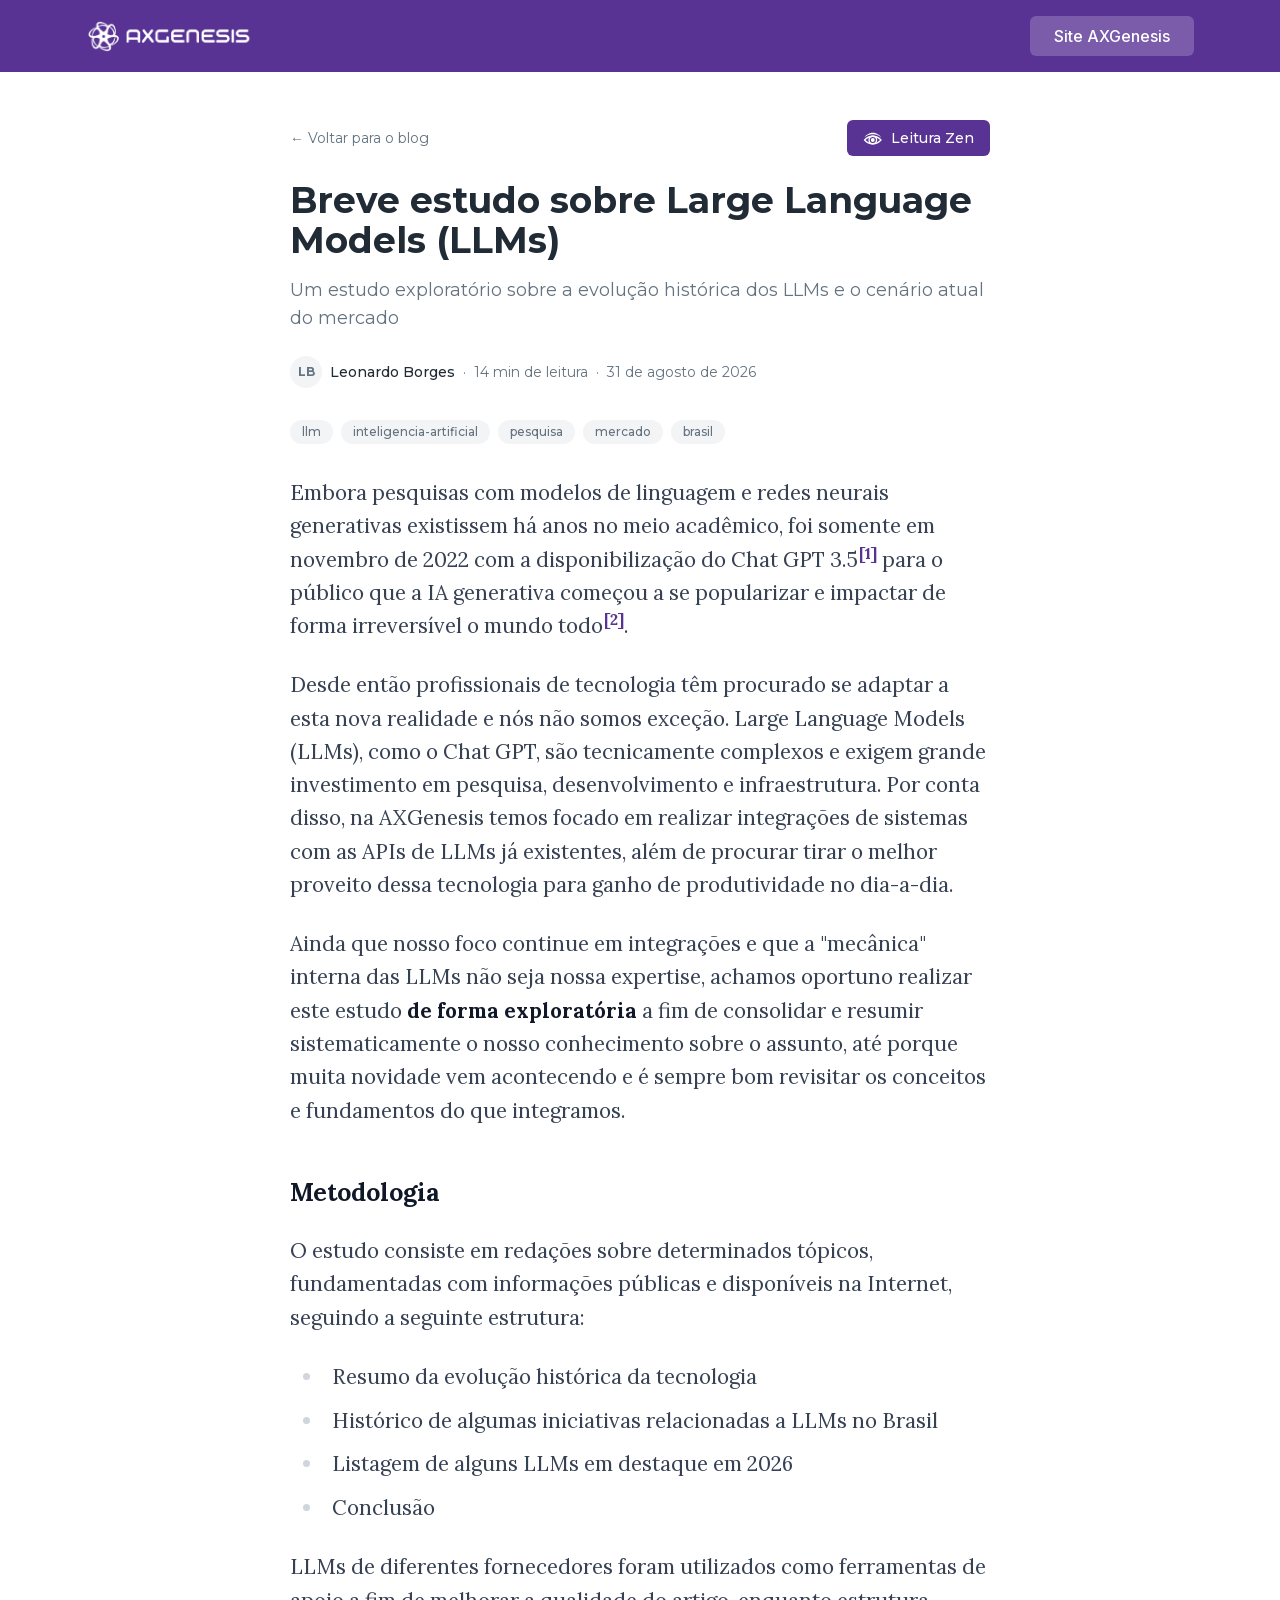
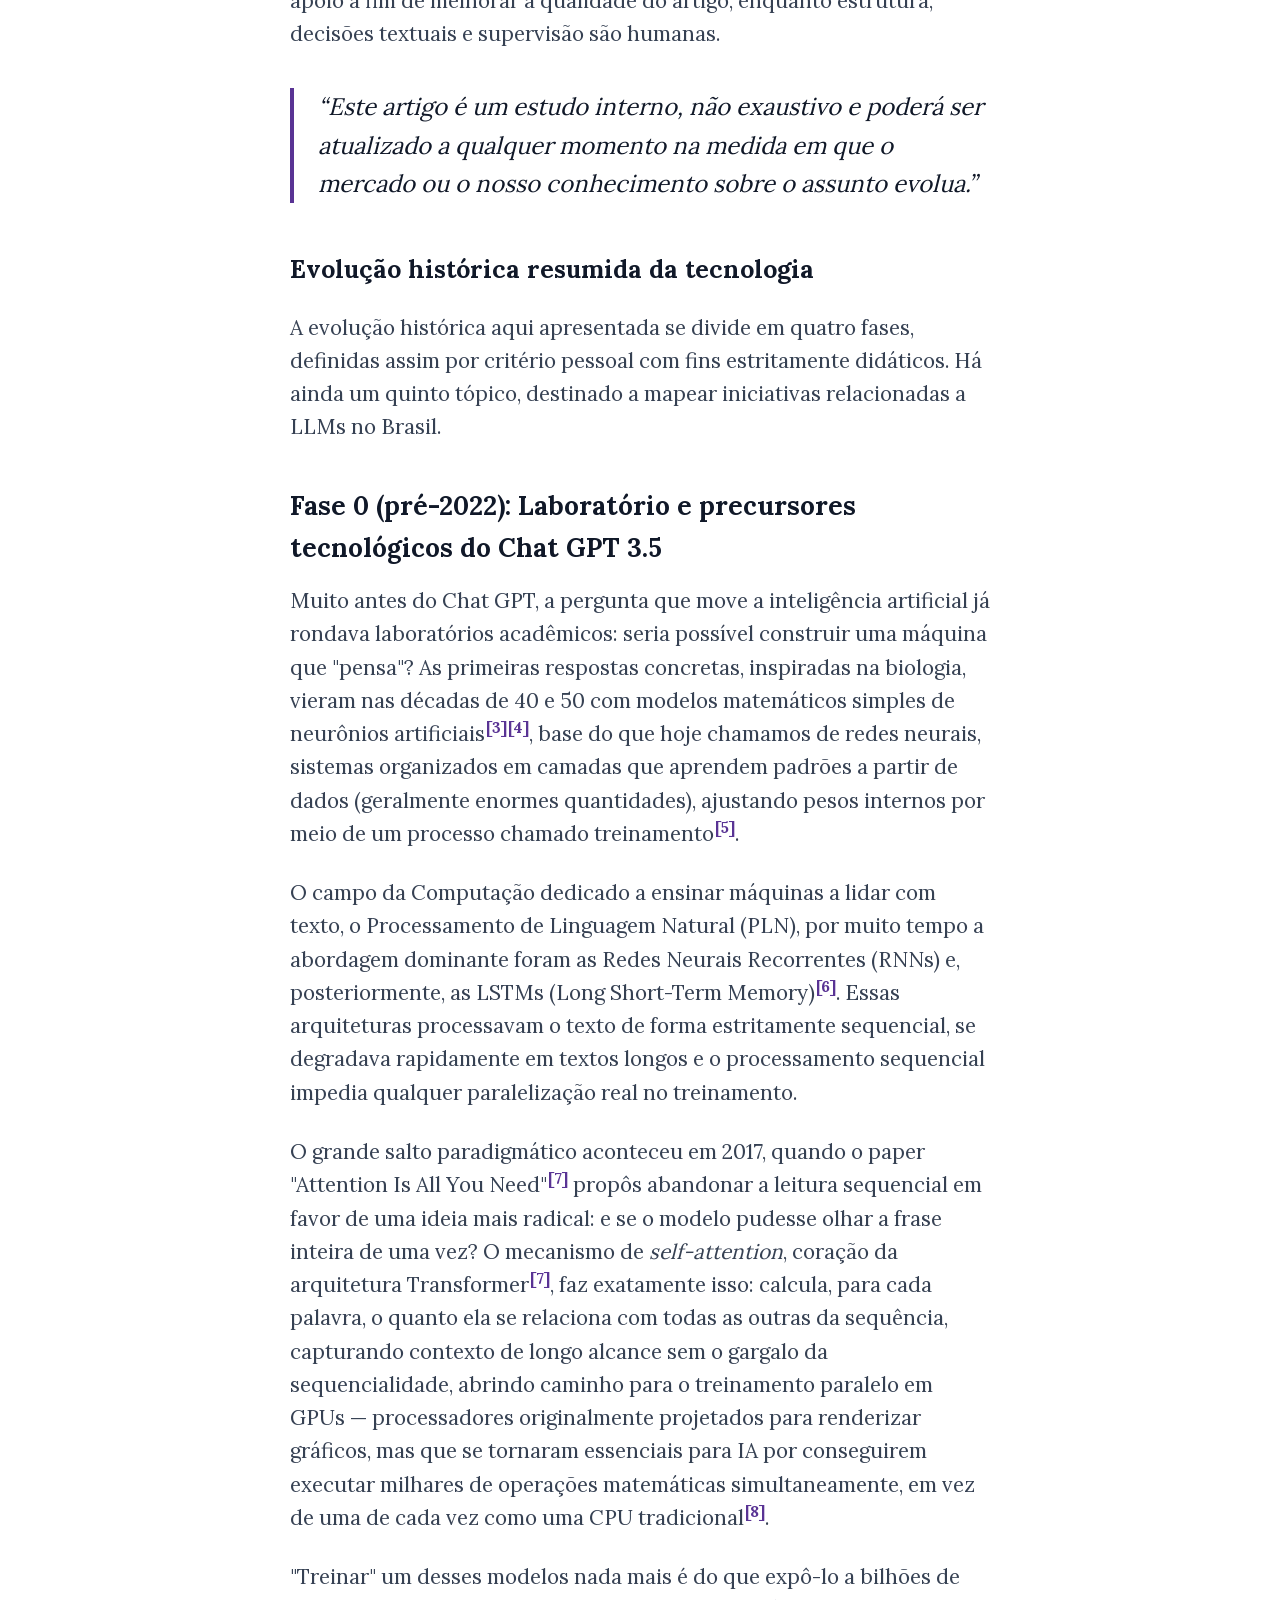
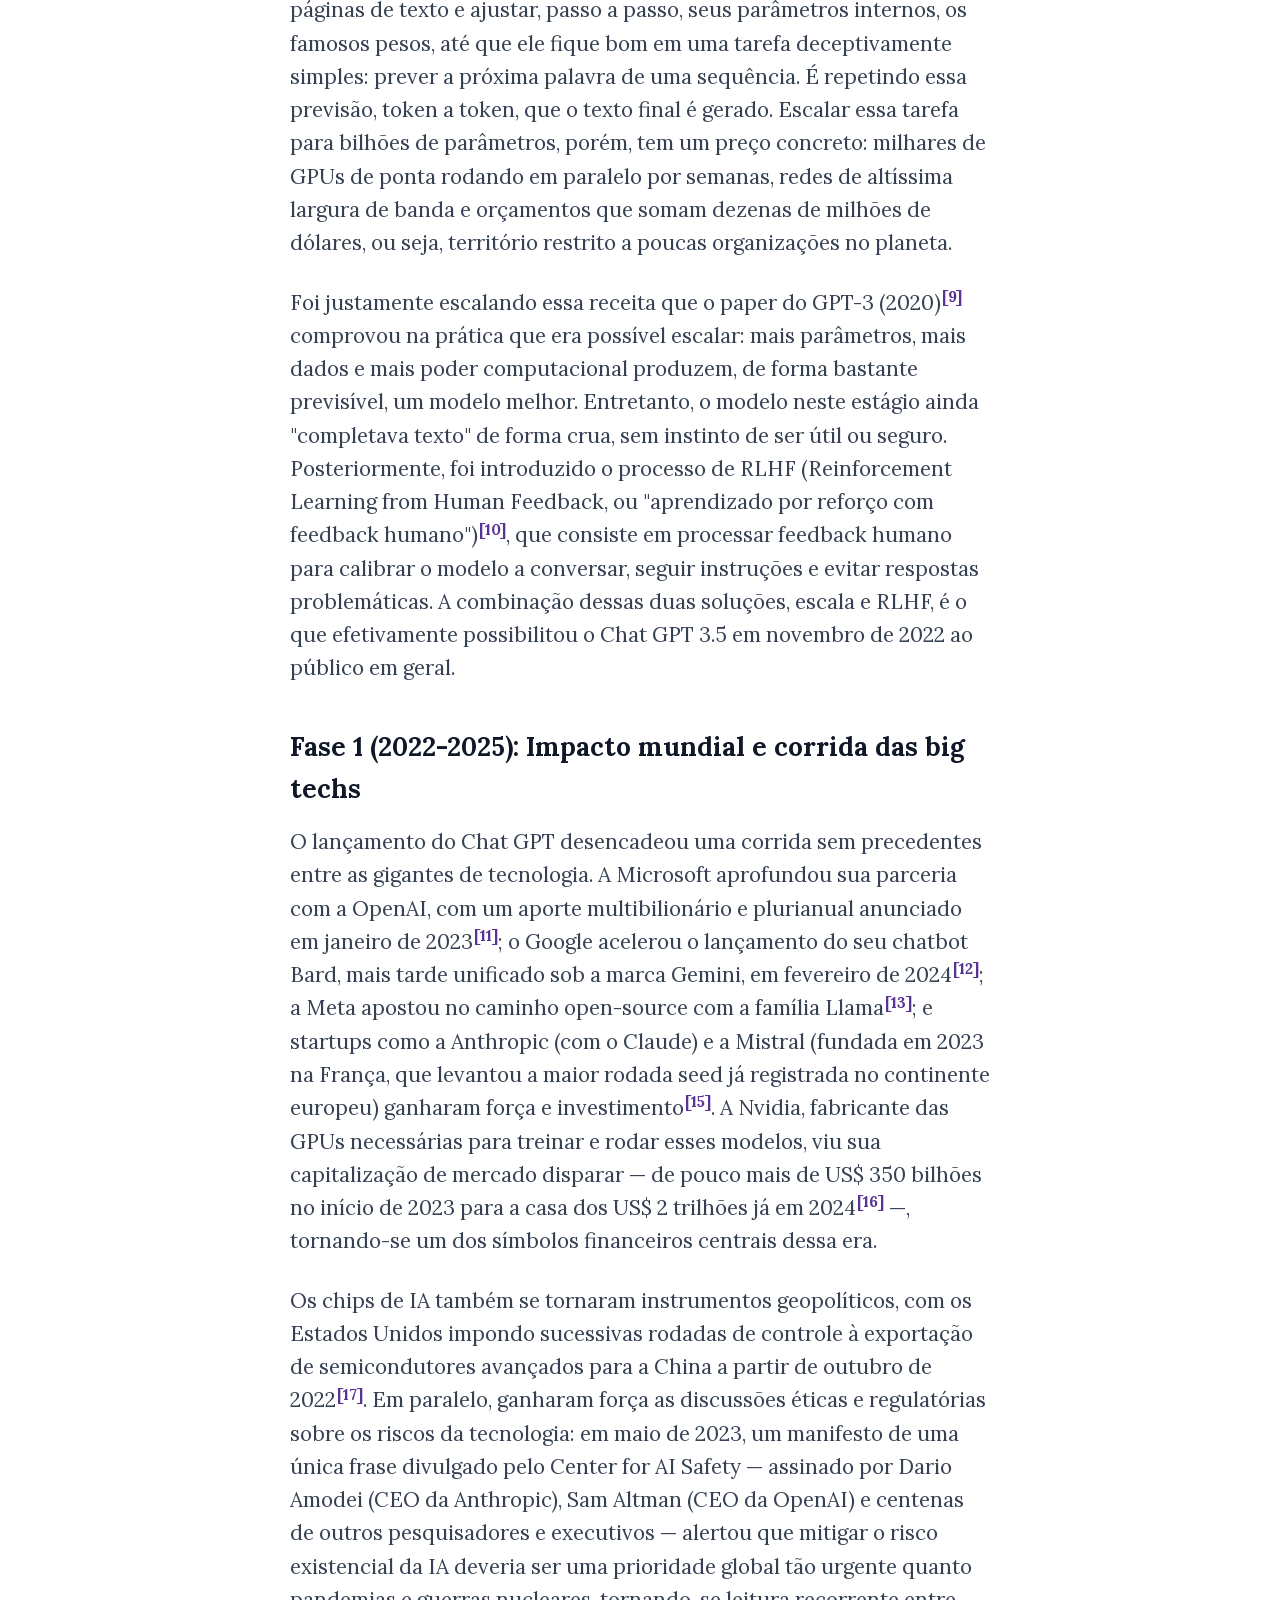
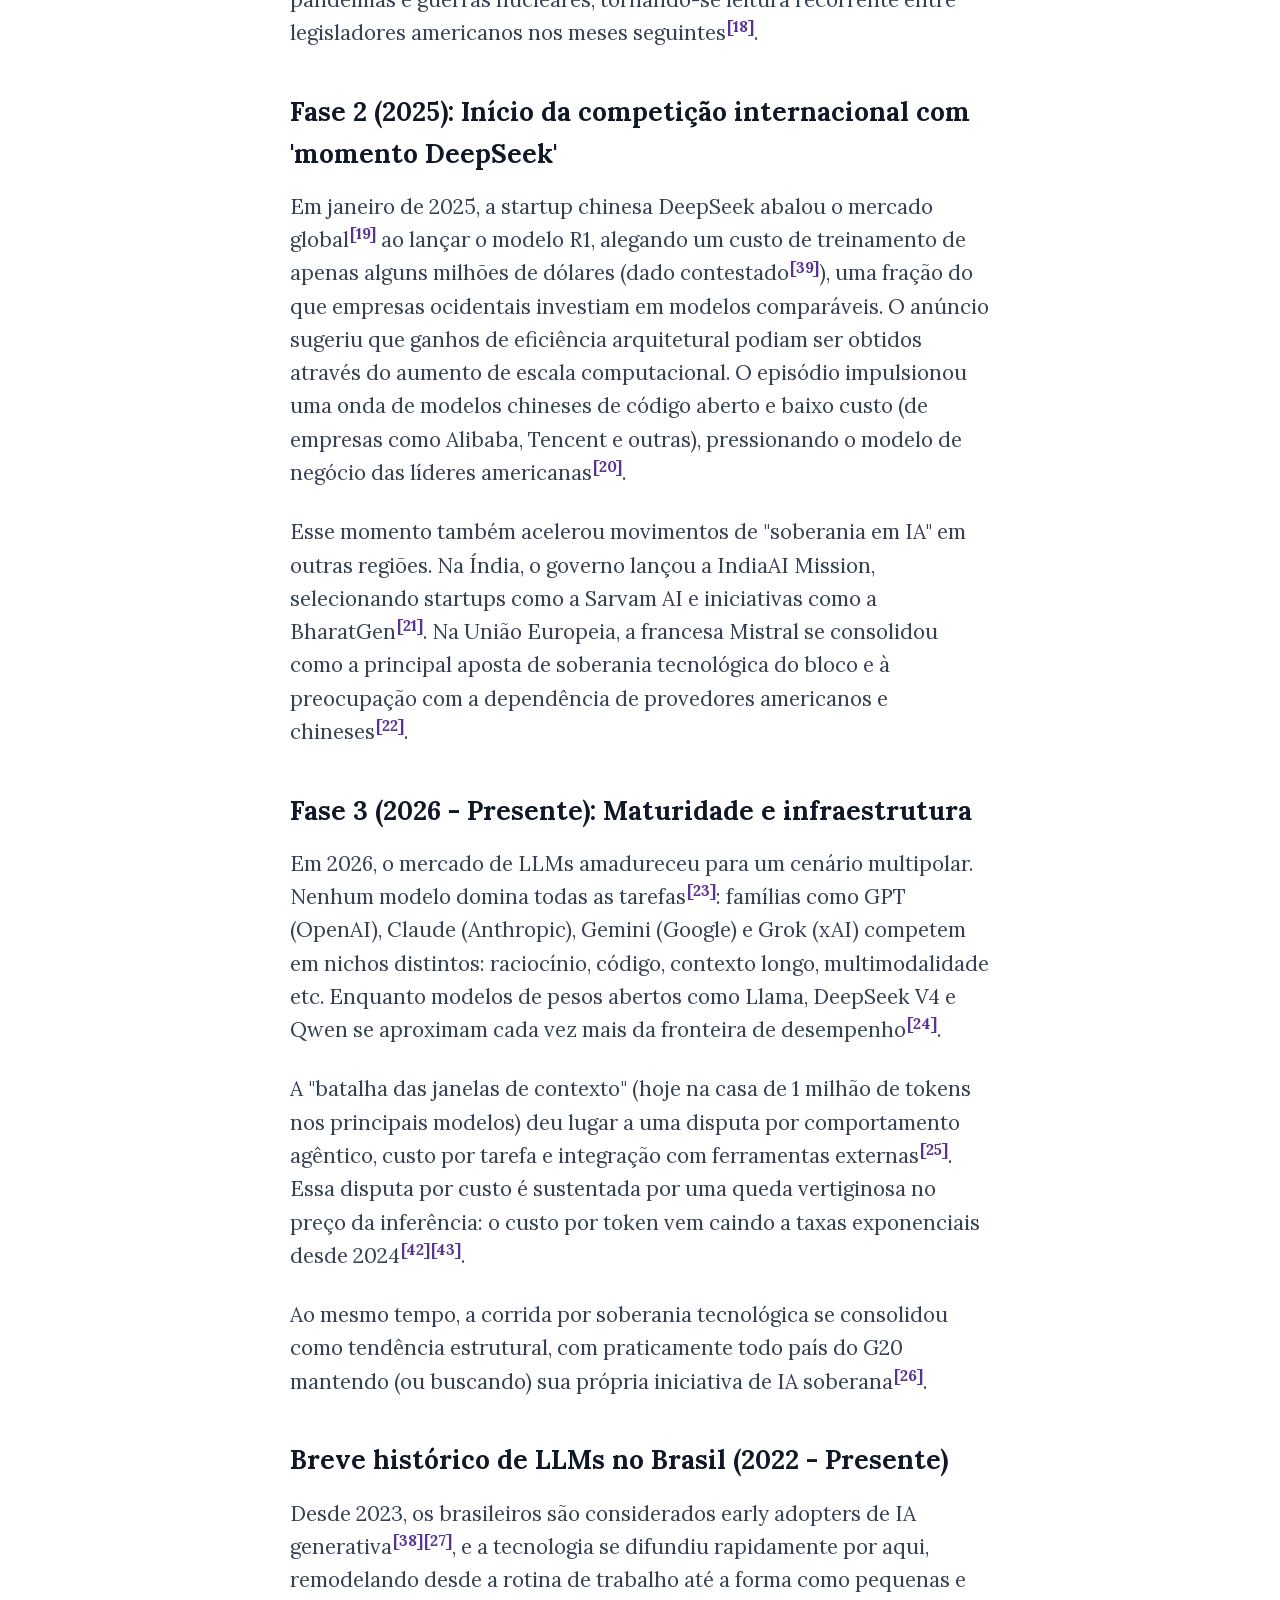
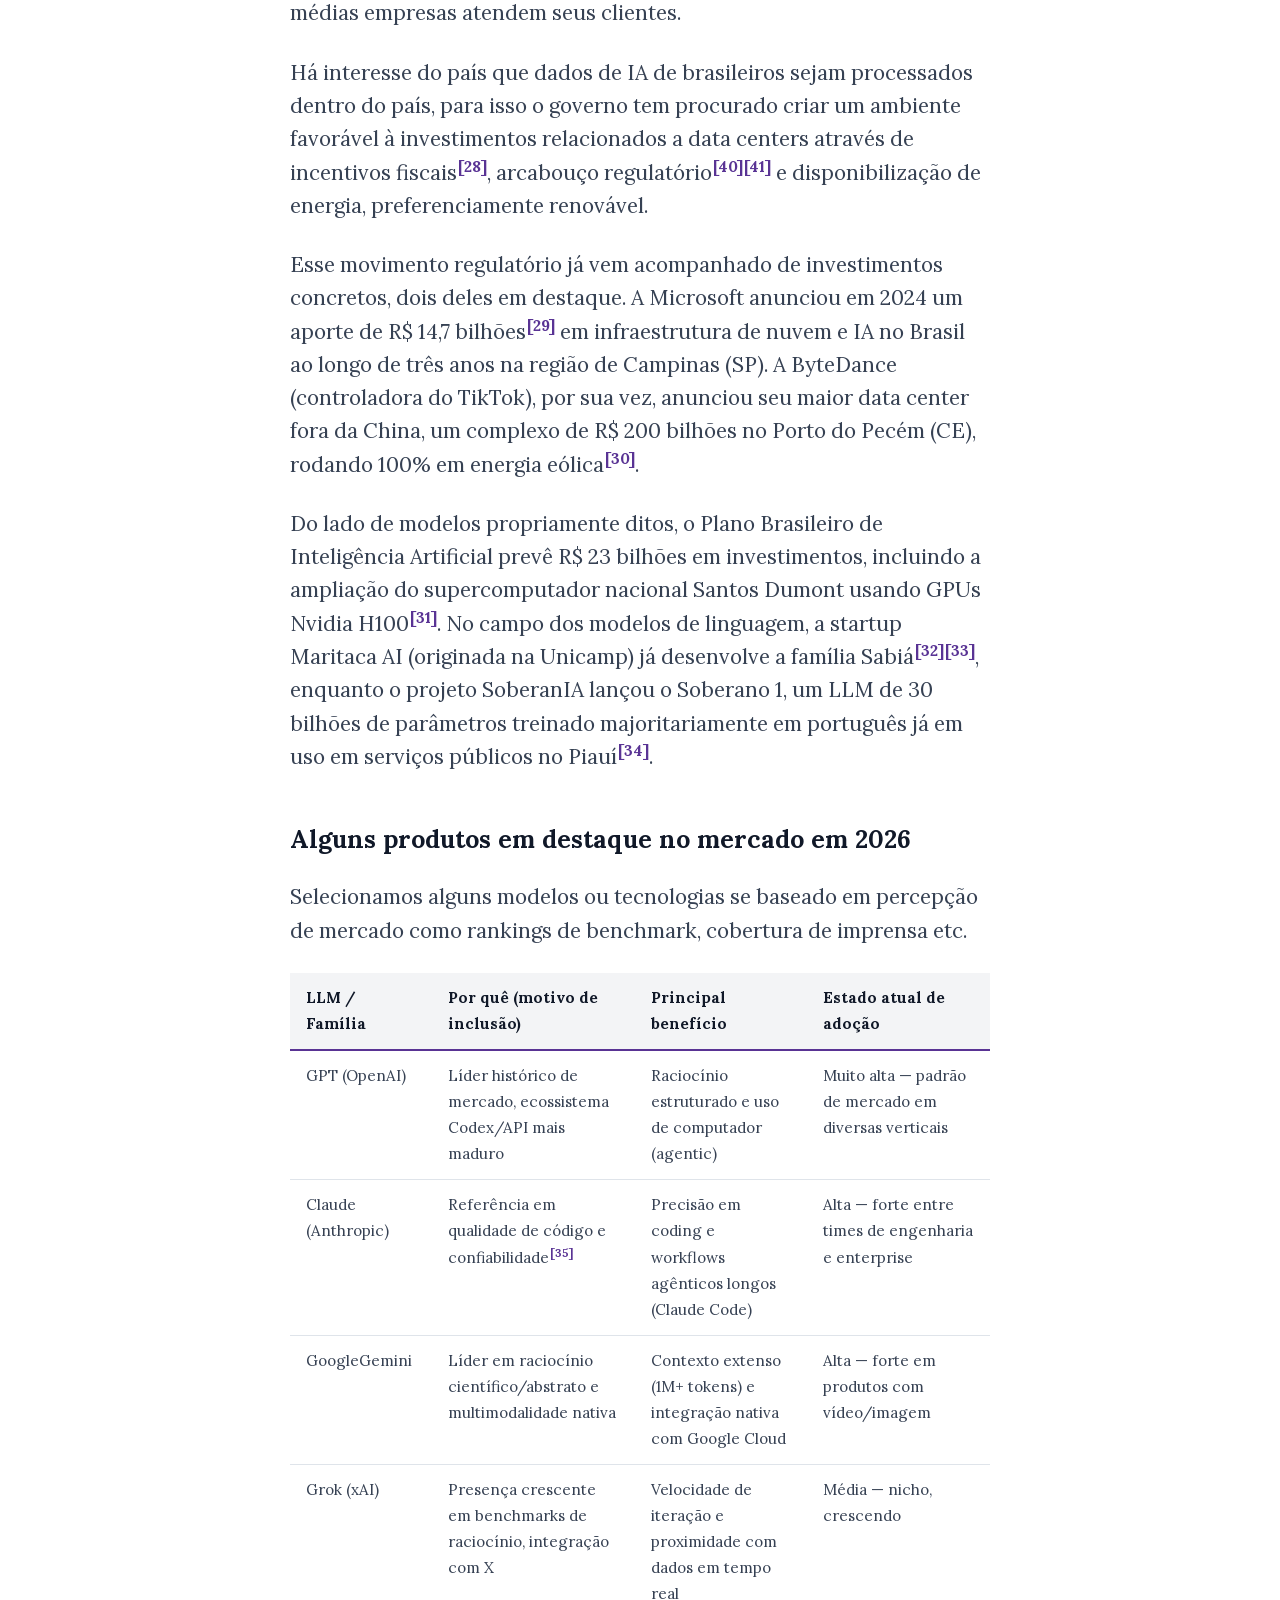
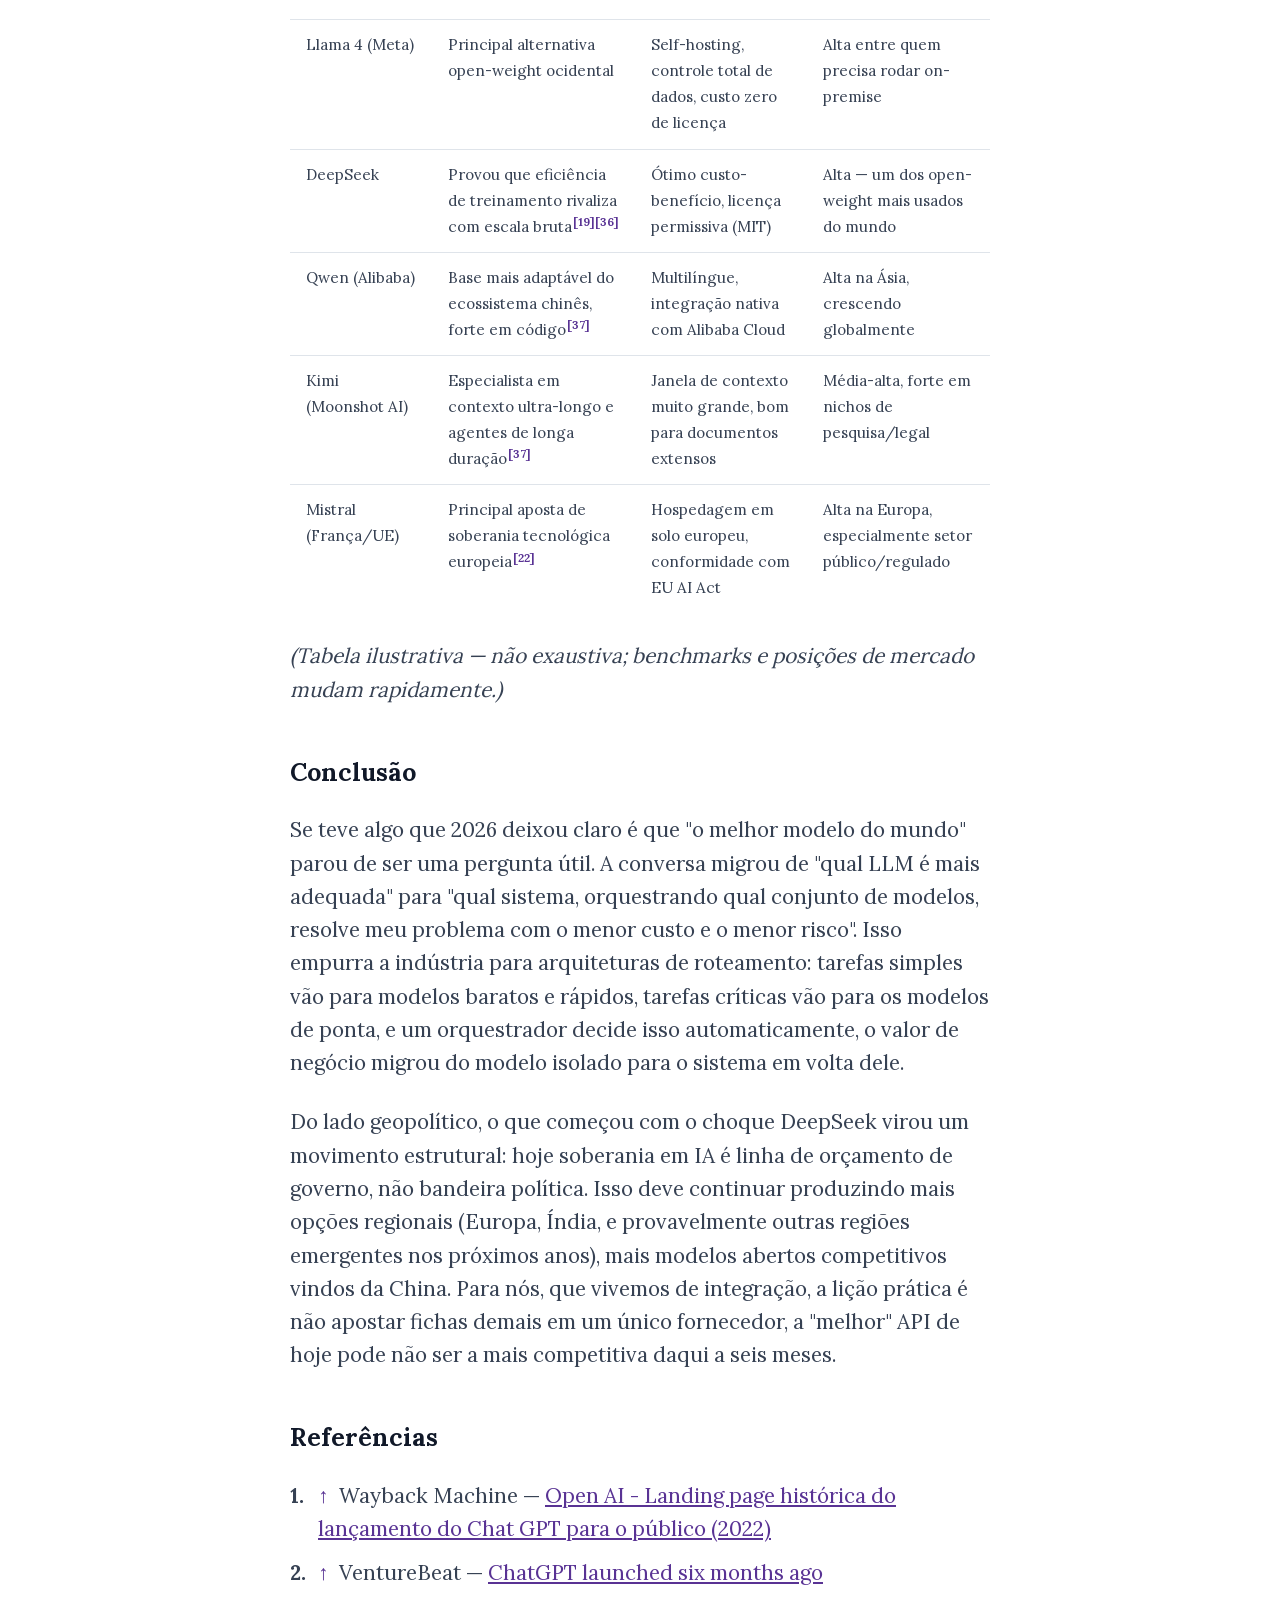
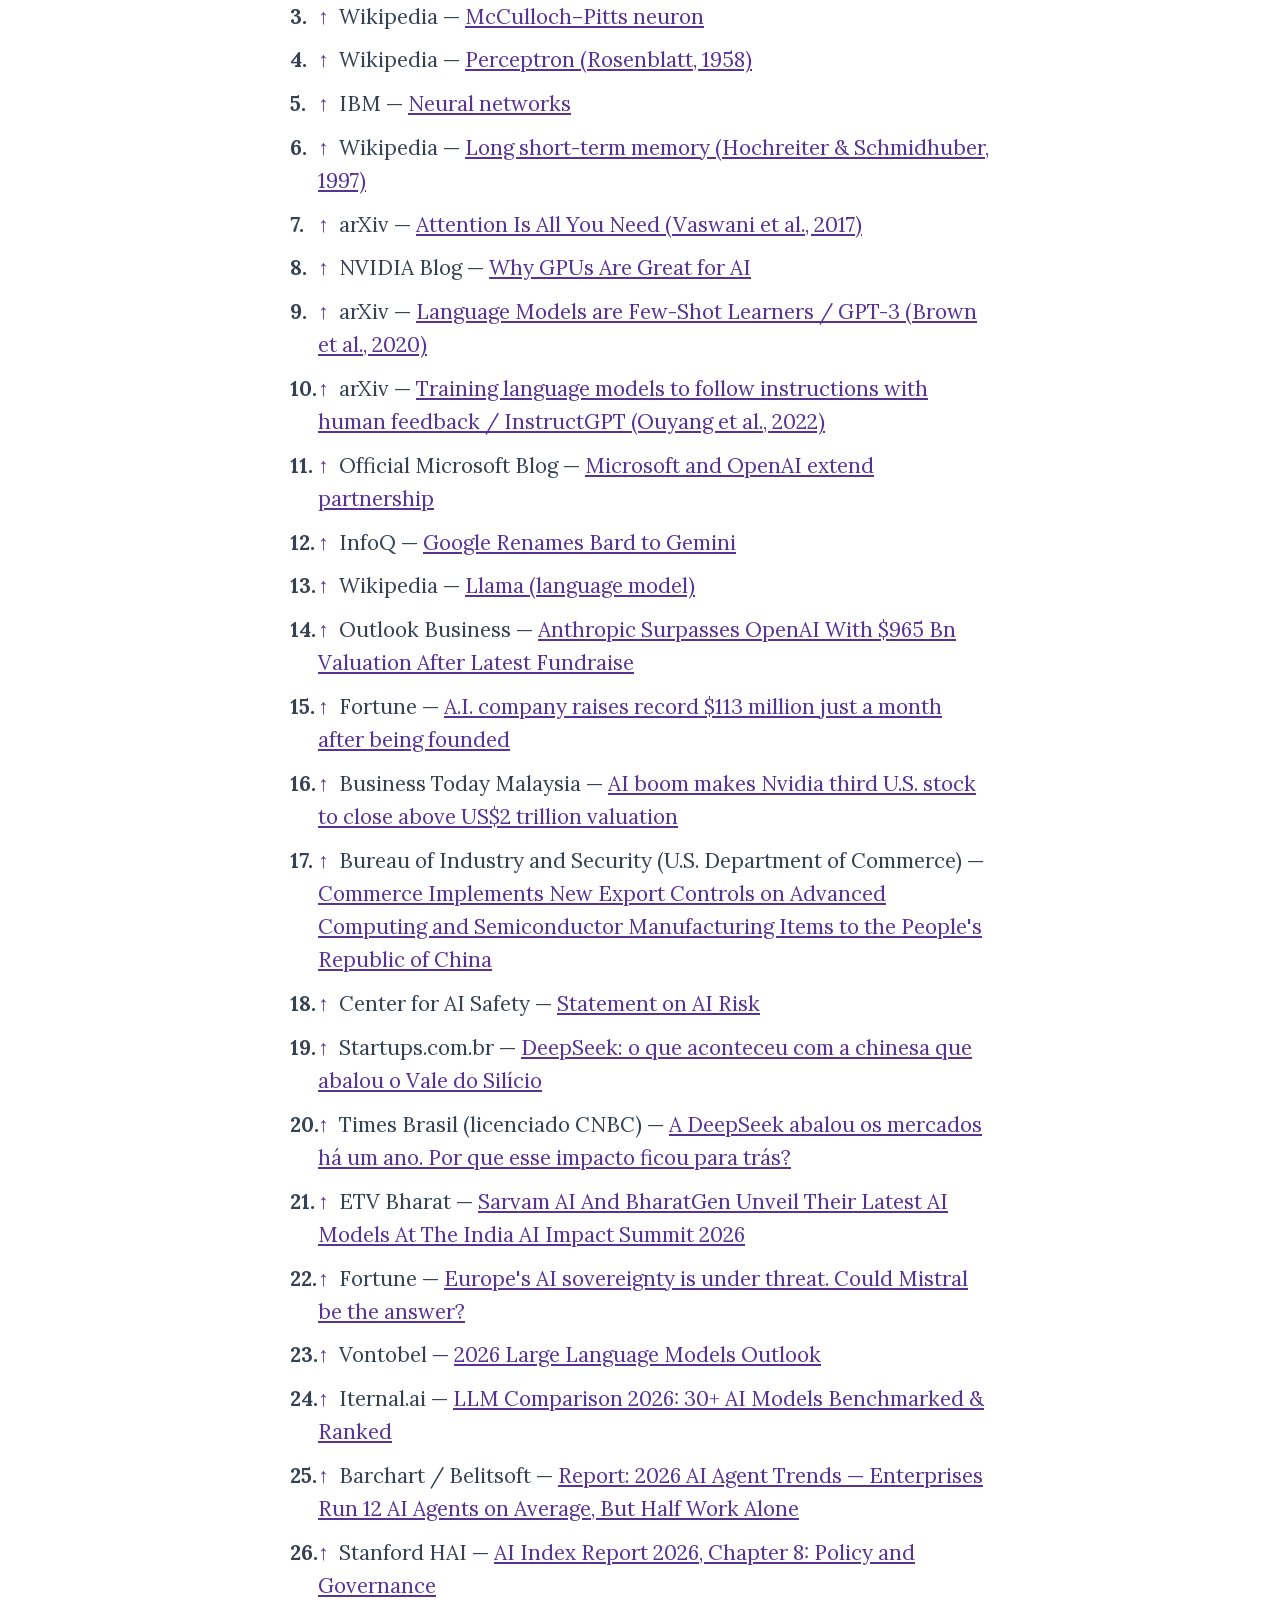
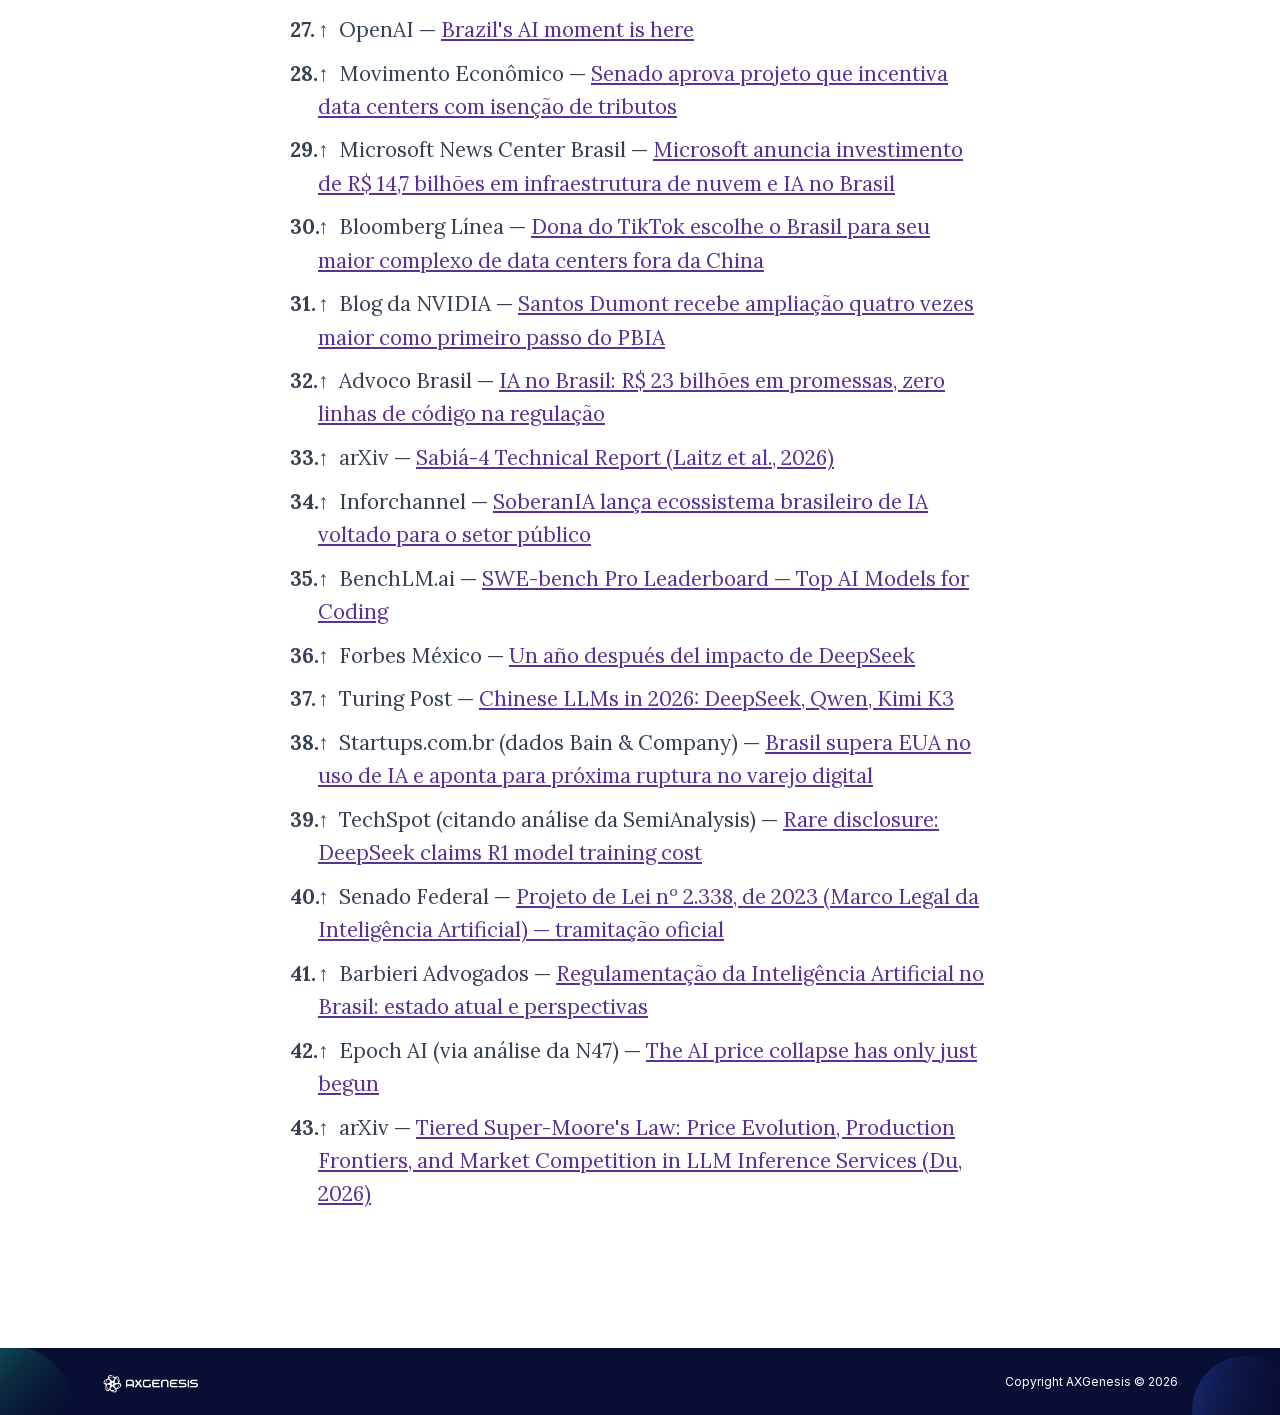
<file: blog/2026-08-31-breve-estudo-sobre-llms/index.html>
<!DOCTYPE html><!--UvwGsUffQWVb0pHNMenQJ--><html lang="en"><head><meta charSet="utf-8"/><meta name="viewport" content="width=device-width, initial-scale=1"/><link rel="preload" href="/_next/static/media/e4af272ccee01ff0-s.p.woff2" as="font" crossorigin="" type="font/woff2"/><link rel="preload" href="/_next/static/media/558ca1a6aa3cb55e-s.p.woff2" as="font" crossorigin="" type="font/woff2"/><link rel="preload" href="/_next/static/media/5c0c2bcbaa4149ca-s.p.woff2" as="font" crossorigin="" type="font/woff2"/><link rel="preload" href="/_next/static/media/904be59b21bd51cb-s.p.woff2" as="font" crossorigin="" type="font/woff2"/><link rel="preload" href="/_next/static/media/9816a0e0ed309b6c-s.p.woff2" as="font" crossorigin="" type="font/woff2"/><link rel="preload" href="/_next/static/media/9ba835e78b0110ce-s.p.woff2" as="font" crossorigin="" type="font/woff2"/><link rel="preload" href="/_next/static/media/bc08e10e1c60a660-s.p.woff2" as="font" crossorigin="" type="font/woff2"/><link rel="preload" href="/_next/static/media/cee54c58f389a0a9-s.p.woff2" as="font" crossorigin="" type="font/woff2"/><link rel="preload" as="image" href="/assets/images/logo/logo-white.png?v251006"/><link rel="preload" as="image" href="/assets/images/logo/logo.png?v251006"/><link rel="stylesheet" href="/_next/static/css/70aa5731d1ebc999.css" data-precedence="next"/><link rel="stylesheet" href="/_next/static/css/e613545fef98afdb.css" data-precedence="next"/><link rel="stylesheet" href="/_next/static/css/2a7fa7dacb607a82.css" data-precedence="next"/><link rel="preload" as="script" fetchPriority="low" href="/_next/static/chunks/webpack-42457e1c7c06ad89.js"/><script src="/_next/static/chunks/4bd1b696-c023c6e3521b1417.js" async=""></script><script src="/_next/static/chunks/255-bc8b3b9a93d25a64.js" async=""></script><script src="/_next/static/chunks/main-app-a65206d79a00ed48.js" async=""></script><script src="/_next/static/chunks/app/layout-c0417769903bf9df.js" async=""></script><script src="/_next/static/chunks/619-ba102abea3e3d0e4.js" async=""></script><script src="/_next/static/chunks/356-1fcf197c11312f1f.js" async=""></script><script src="/_next/static/chunks/app/blog/layout-e4cb915dd6a4a58a.js" async=""></script><script src="/_next/static/chunks/app/blog/%5Bslug%5D/page-b43ff115ccb22bd9.js" async=""></script><link rel="preload" href="/assets/js/wow.min.js" as="script"/><link rel="preload" href="/assets/js/main.js" as="script"/><meta name="next-size-adjust" content=""/><link rel="preload" href="/assets/images/logo/logo.png?v251006" as="image"/><title>Breve estudo sobre Large Language Models (LLMs) | Blog AXGenesis</title><meta name="description" content="Um estudo exploratório sobre a evolução histórica dos LLMs e o cenário atual do mercado."/><meta name="robots" content="noindex, nofollow, nocache"/><meta name="googlebot" content="noindex, nofollow, noimageindex, max-video-preview:-1, max-image-preview:none, max-snippet:-1"/><link rel="icon" href="/assets/images/favicon.png"/><script src="/_next/static/chunks/polyfills-42372ed130431b0a.js" noModule=""></script></head><body class="__variable_6b174a antialiased font-inter"><div hidden=""><!--$--><!--/$--></div><script>(self.__next_s=self.__next_s||[]).push(["/assets/js/wow.min.js",{}])</script><div class="absolute top-0 left-0 z-40 flex items-center w-full bg-primary ud-header"><div class="container px-4 mx-auto"><div class="relative flex items-center justify-between -mx-4"><div class="max-w-full px-4 w-full sm:w-60"><a class="block w-full py-5 navbar-logo" href="/"><img alt="logo" width="701" height="133" decoding="async" data-nimg="1" class="w-full header-logo header-logo-white" style="color:transparent" src="/assets/images/logo/logo-white.png?v251006"/><img alt="logo" width="701" height="133" decoding="async" data-nimg="1" class="w-full header-logo header-logo-black hidden" style="color:transparent" src="/assets/images/logo/logo.png?v251006"/></a></div><div class="flex items-center justify-between w-full px-4"><div class="flex-1 flex justify-center"><button id="navbarToggler" class="absolute right-4 top-1/2 block -translate-y-1/2 rounded-lg px-3 py-[6px] ring-primary lg:hidden "><span class="relative my-[6px] block h-[2px] w-[30px] bg-white"></span><span class="relative my-[6px] block h-[2px] w-[30px] bg-white"></span><span class="relative my-[6px] block h-[2px] w-[30px] bg-white"></span></button><nav id="navbarCollapse" class="absolute right-4 top-full w-full max-w-[250px] rounded-lg bg-white py-5 shadow-lg dark:bg-dark-2 lg:static lg:block lg:w-full lg:max-w-full lg:min-h-[72px] lg:bg-transparent lg:px-4 lg:py-0 lg:shadow-none dark:lg:bg-transparent xl:px-6 hidden"><ul class="block lg:flex lg:justify-center"><li class="relative group lg:hidden"><a class="flex py-2 mx-8 text-base font-medium text-black dark:text-dark lg:text-white group-hover:text-primary dark:lg:text-white lg:mx-4 lg:inline-flex lg:px-0 lg:py-6 lg:group-hover:text-white lg:group-hover:opacity-70 xl:mx-6" href="/blog/">Blog AXGenesis</a></li><li class="relative group lg:hidden"><a class="flex py-2 mx-8 text-base font-medium text-black dark:text-dark lg:text-white group-hover:text-primary dark:lg:text-white lg:mx-4 lg:inline-flex lg:px-0 lg:py-6 lg:group-hover:text-white lg:group-hover:opacity-70 xl:mx-6" href="/">Website principal</a></li></ul></nav></div><div class="flex items-center justify-end shrink-0 pr-16 lg:pr-0"><div class="hidden lg:flex"><a class="whitespace-nowrap px-6 py-2 text-base font-medium text-white duration-300 ease-in-out rounded-md bg-white/20 signUpBtn hover:bg-white/100 hover:text-dark" href="/">Site AXGenesis</a></div></div></div></div></div></div><div class="__className_60e14b pt-[100px] md:pt-[120px] lg:pt-[120px]"><section class="pb-20 md:pb-28 lg:pb-32"><div class="container px-4 mx-auto"><article class="mx-auto max-w-[700px]"><div class="mb-6 flex items-center justify-between"><a class="text-sm text-body-color hover:text-primary" href="/blog/">← Voltar para o blog</a><button type="button" title="Leitura Zen [Z]" class="flex items-center gap-2 text-sm font-medium text-white bg-primary hover:bg-primary/90 transition-colors px-4 py-2 rounded-md"><svg width="20" height="20" viewBox="75 40 150 100" xmlns="http://www.w3.org/2000/svg"><g transform="translate(0,-87)"><circle cx="148.5" cy="192" r="28.18" fill="none" stroke="currentColor" stroke-width="10"></circle><path d="M 560.35 289.79 A 305.71 305.71 0 0 0 328.83 396.09 A 305.71 305.71 0 0 0 561.26 503.37 A 305.71 305.71 0 0 0 792.47 397.1 A 305.71 305.71 0 0 0 560.35 289.79 z" transform="matrix(0.26458333,0,0,0.26458333,0,87)" fill="none" stroke="currentColor" stroke-width="37.8"></path><circle cx="148.5" cy="192" r="14.17" fill="currentColor"></circle><path d="m 210.54,170.89 c -13.75,-18.1 -30.93,-25.68 -39.43,-28.64 -9.42,-3.29 -17.17,-4.13 -22.69,-4.14 -5.51,0.01 -13.22,0.85 -22.6,4.12 -8.47,2.95 -25.57,10.48 -39.3,28.45 a 0.85,0.85 90 0 0 1.28,1.1 c 7.98,-8.23 16.34,-13.25 22.91,-16.3 6.66,-3.09 12.67,-4.71 17.22,-5.63 8.32,-1.67 16.12,-1.75 20.48,-1.75 4.38,0.01 12.21,0.11 20.56,1.82 4.56,0.94 10.59,2.59 17.25,5.72 6.58,3.09 14.94,8.17 22.89,16.46 a 0.94,0.94 90 0 0 1.43,-1.22 z" fill="currentColor"></path><circle cx="143.87" cy="192" r="9.53" fill="white"></circle></g></svg>Leitura Zen</button></div><h1 class="mb-4 text-3xl font-bold text-black dark:text-white sm:text-4xl">Breve estudo sobre Large Language Models (LLMs)</h1><p class="mb-6 text-lg text-body-color">Um estudo exploratório sobre a evolução histórica dos LLMs e o cenário atual do mercado</p><div class="mb-8"><div class="flex items-center gap-2 text-sm text-body-color"><span class="flex h-8 w-8 text-xs shrink-0 items-center justify-center rounded-full bg-gray-2 font-semibold text-body-color dark:bg-dark-2 dark:text-white">LB</span><span class="font-medium text-black dark:text-white">Leonardo Borges</span><span aria-hidden="true">·</span><span>14<!-- --> min de leitura</span><span aria-hidden="true">·</span><span>31 de agosto de 2026</span></div></div><div class="mb-8 flex flex-wrap gap-2"><span class="rounded-full bg-gray-2 px-3 py-1 text-xs font-medium text-body-color dark:bg-dark-2">llm</span><span class="rounded-full bg-gray-2 px-3 py-1 text-xs font-medium text-body-color dark:bg-dark-2">inteligencia-artificial</span><span class="rounded-full bg-gray-2 px-3 py-1 text-xs font-medium text-body-color dark:bg-dark-2">pesquisa</span><span class="rounded-full bg-gray-2 px-3 py-1 text-xs font-medium text-body-color dark:bg-dark-2">mercado</span><span class="rounded-full bg-gray-2 px-3 py-1 text-xs font-medium text-body-color dark:bg-dark-2">brasil</span></div><div class="__className_b3112c prose max-w-none text-[1.3rem] leading-[1.6] dark:prose-invert prose-a:text-primary prose-headings:font-bold prose-h2:text-[1.55rem] prose-blockquote:border-l-4 prose-blockquote:border-primary prose-blockquote:text-[1.15em]"><p>Embora pesquisas com modelos de linguagem e redes neurais generativas existissem há anos no meio acadêmico, foi somente em novembro de 2022 com a disponibilização do Chat GPT 3.5<sup class="citation"><a href="#ref-1" id="citeref-1">[1]</a></sup> para o público que a IA generativa começou a se popularizar e impactar de forma irreversível o mundo todo<sup class="citation"><a href="#ref-2" id="citeref-2">[2]</a></sup>.</p>
<p>Desde então profissionais de tecnologia têm procurado se adaptar a esta nova realidade e nós não somos exceção. Large Language Models (LLMs), como o Chat GPT, são tecnicamente complexos e exigem grande investimento em pesquisa, desenvolvimento e infraestrutura. Por conta disso, na AXGenesis temos focado em realizar integrações de sistemas com as APIs de LLMs já existentes, além de procurar tirar o melhor proveito dessa tecnologia para ganho de produtividade no dia-a-dia.</p>
<p>Ainda que nosso foco continue em integrações e que a "mecânica" interna das LLMs não seja nossa expertise, achamos oportuno realizar este estudo <strong>de forma exploratória</strong> a fim de consolidar e resumir sistematicamente o nosso conhecimento sobre o assunto, até porque muita novidade vem acontecendo e é sempre bom revisitar os conceitos e fundamentos do que integramos.</p>
<h2>Metodologia</h2>
<p>O estudo consiste em redações sobre determinados tópicos, fundamentadas com informações públicas e disponíveis na Internet, seguindo a seguinte estrutura:</p>
<ul>
<li>Resumo da evolução histórica da tecnologia</li>
<li>Histórico de algumas iniciativas relacionadas a LLMs no Brasil</li>
<li>Listagem de alguns LLMs em destaque em 2026</li>
<li>Conclusão</li>
</ul>
<p>LLMs de diferentes fornecedores foram utilizados como ferramentas de apoio a fim de melhorar a qualidade do artigo, enquanto estrutura, decisões textuais e supervisão são humanas.</p>
<blockquote>
<p>Este artigo é um estudo interno, não exaustivo e poderá ser atualizado a qualquer momento na medida em que o mercado ou o nosso conhecimento sobre o assunto evolua.</p>
</blockquote>
<h2>Evolução histórica resumida da tecnologia</h2>
<p>A evolução histórica aqui apresentada se divide em quatro fases, definidas assim por critério pessoal com fins estritamente didáticos. Há ainda um quinto tópico, destinado a mapear iniciativas relacionadas a LLMs no Brasil.</p>
<h3>Fase 0 (pré-2022): Laboratório e precursores tecnológicos do Chat GPT 3.5</h3>
<p>Muito antes do Chat GPT, a pergunta que move a inteligência artificial já rondava laboratórios acadêmicos: seria possível construir uma máquina que "pensa"? As primeiras respostas concretas, inspiradas na biologia, vieram nas décadas de 40 e 50 com modelos matemáticos simples de neurônios artificiais<sup class="citation"><a href="#ref-3" id="citeref-3">[3]</a></sup><sup class="citation"><a href="#ref-4" id="citeref-4">[4]</a></sup>, base do que hoje chamamos de redes neurais, sistemas organizados em camadas que aprendem padrões a partir de dados (geralmente enormes quantidades), ajustando pesos internos por meio de um processo chamado treinamento<sup class="citation"><a href="#ref-5" id="citeref-5">[5]</a></sup>.</p>
<p>O campo da Computação dedicado a ensinar máquinas a lidar com texto, o Processamento de Linguagem Natural (PLN), por muito tempo a abordagem dominante foram as Redes Neurais Recorrentes (RNNs) e, posteriormente, as LSTMs (Long Short-Term Memory)<sup class="citation"><a href="#ref-6" id="citeref-6">[6]</a></sup>. Essas arquiteturas processavam o texto de forma estritamente sequencial, se degradava rapidamente em textos longos e o processamento sequencial impedia qualquer paralelização real no treinamento.</p>
<p>O grande salto paradigmático aconteceu em 2017, quando o paper "Attention Is All You Need"<sup class="citation"><a href="#ref-7" id="citeref-7">[7]</a></sup> propôs abandonar a leitura sequencial em favor de uma ideia mais radical: e se o modelo pudesse olhar a frase inteira de uma vez? O mecanismo de <em>self-attention</em>, coração da arquitetura Transformer<sup class="citation"><a href="#ref-7" id="citeref-7">[7]</a></sup>, faz exatamente isso: calcula, para cada palavra, o quanto ela se relaciona com todas as outras da sequência, capturando contexto de longo alcance sem o gargalo da sequencialidade, abrindo caminho para o treinamento paralelo em GPUs — processadores originalmente projetados para renderizar gráficos, mas que se tornaram essenciais para IA por conseguirem executar milhares de operações matemáticas simultaneamente, em vez de uma de cada vez como uma CPU tradicional<sup class="citation"><a href="#ref-8" id="citeref-8">[8]</a></sup>.</p>
<p>"Treinar" um desses modelos nada mais é do que expô-lo a bilhões de páginas de texto e ajustar, passo a passo, seus parâmetros internos, os famosos pesos, até que ele fique bom em uma tarefa deceptivamente simples: prever a próxima palavra de uma sequência. É repetindo essa previsão, token a token, que o texto final é gerado. Escalar essa tarefa para bilhões de parâmetros, porém, tem um preço concreto: milhares de GPUs de ponta rodando em paralelo por semanas, redes de altíssima largura de banda e orçamentos que somam dezenas de milhões de dólares, ou seja, território restrito a poucas organizações no planeta.</p>
<p>Foi justamente escalando essa receita que o paper do GPT-3 (2020)<sup class="citation"><a href="#ref-9" id="citeref-9">[9]</a></sup> comprovou na prática que era possível escalar: mais parâmetros, mais dados e mais poder computacional produzem, de forma bastante previsível, um modelo melhor. Entretanto, o modelo neste estágio ainda "completava texto" de forma crua, sem instinto de ser útil ou seguro. Posteriormente, foi introduzido o processo de RLHF (Reinforcement Learning from Human Feedback, ou "aprendizado por reforço com feedback humano")<sup class="citation"><a href="#ref-10" id="citeref-10">[10]</a></sup>, que consiste em processar feedback humano para calibrar o modelo a conversar, seguir instruções e evitar respostas problemáticas. A combinação dessas duas soluções, escala e RLHF, é o que efetivamente possibilitou o Chat GPT 3.5 em novembro de 2022 ao público em geral.</p>
<h3>Fase 1 (2022-2025): Impacto mundial e corrida das big techs</h3>
<p>O lançamento do Chat GPT desencadeou uma corrida sem precedentes entre as gigantes de tecnologia. A Microsoft aprofundou sua parceria com a OpenAI, com um aporte multibilionário e plurianual anunciado em janeiro de 2023<sup class="citation"><a href="#ref-11" id="citeref-11">[11]</a></sup>; o Google acelerou o lançamento do seu chatbot Bard, mais tarde unificado sob a marca Gemini, em fevereiro de 2024<sup class="citation"><a href="#ref-12" id="citeref-12">[12]</a></sup>; a Meta apostou no caminho open-source com a família Llama<sup class="citation"><a href="#ref-13" id="citeref-13">[13]</a></sup>; e startups como a Anthropic (com o Claude) e a Mistral (fundada em 2023 na França, que levantou a maior rodada seed já registrada no continente europeu) ganharam força e investimento<sup class="citation"><a href="#ref-15" id="citeref-15">[15]</a></sup>. A Nvidia, fabricante das GPUs necessárias para treinar e rodar esses modelos, viu sua capitalização de mercado disparar — de pouco mais de US$ 350 bilhões no início de 2023 para a casa dos US$ 2 trilhões já em 2024<sup class="citation"><a href="#ref-16" id="citeref-16">[16]</a></sup> —, tornando-se um dos símbolos financeiros centrais dessa era.</p>
<p>Os chips de IA também se tornaram instrumentos geopolíticos, com os Estados Unidos impondo sucessivas rodadas de controle à exportação de semicondutores avançados para a China a partir de outubro de 2022<sup class="citation"><a href="#ref-17" id="citeref-17">[17]</a></sup>. Em paralelo, ganharam força as discussões éticas e regulatórias sobre os riscos da tecnologia: em maio de 2023, um manifesto de uma única frase divulgado pelo Center for AI Safety — assinado por Dario Amodei (CEO da Anthropic), Sam Altman (CEO da OpenAI) e centenas de outros pesquisadores e executivos — alertou que mitigar o risco existencial da IA deveria ser uma prioridade global tão urgente quanto pandemias e guerras nucleares, tornando-se leitura recorrente entre legisladores americanos nos meses seguintes<sup class="citation"><a href="#ref-18" id="citeref-18">[18]</a></sup>.</p>
<h3>Fase 2 (2025): Início da competição internacional com 'momento DeepSeek'</h3>
<p>Em janeiro de 2025, a startup chinesa DeepSeek abalou o mercado global<sup class="citation"><a href="#ref-19" id="citeref-19">[19]</a></sup> ao lançar o modelo R1, alegando um custo de treinamento de apenas alguns milhões de dólares (dado contestado<sup class="citation"><a href="#ref-39" id="citeref-39">[39]</a></sup>), uma fração do que empresas ocidentais investiam em modelos comparáveis. O anúncio sugeriu que ganhos de eficiência arquitetural podiam ser obtidos através do aumento de escala computacional. O episódio impulsionou uma onda de modelos chineses de código aberto e baixo custo (de empresas como Alibaba, Tencent e outras), pressionando o modelo de negócio das líderes americanas<sup class="citation"><a href="#ref-20" id="citeref-20">[20]</a></sup>.</p>
<p>Esse momento também acelerou movimentos de "soberania em IA" em outras regiões. Na Índia, o governo lançou a IndiaAI Mission, selecionando startups como a Sarvam AI e iniciativas como a BharatGen<sup class="citation"><a href="#ref-21" id="citeref-21">[21]</a></sup>. Na União Europeia, a francesa Mistral se consolidou como a principal aposta de soberania tecnológica do bloco e à preocupação com a dependência de provedores americanos e chineses<sup class="citation"><a href="#ref-22" id="citeref-22">[22]</a></sup>.</p>
<h3>Fase 3 (2026 - Presente): Maturidade e infraestrutura</h3>
<p>Em 2026, o mercado de LLMs amadureceu para um cenário multipolar. Nenhum modelo domina todas as tarefas<sup class="citation"><a href="#ref-23" id="citeref-23">[23]</a></sup>: famílias como GPT (OpenAI), Claude (Anthropic), Gemini (Google) e Grok (xAI) competem em nichos distintos: raciocínio, código, contexto longo, multimodalidade etc. Enquanto modelos de pesos abertos como Llama, DeepSeek V4 e Qwen se aproximam cada vez mais da fronteira de desempenho<sup class="citation"><a href="#ref-24" id="citeref-24">[24]</a></sup>.</p>
<p>A "batalha das janelas de contexto" (hoje na casa de 1 milhão de tokens nos principais modelos) deu lugar a uma disputa por comportamento agêntico, custo por tarefa e integração com ferramentas externas<sup class="citation"><a href="#ref-25" id="citeref-25">[25]</a></sup>. Essa disputa por custo é sustentada por uma queda vertiginosa no preço da inferência: o custo por token vem caindo a taxas exponenciais desde 2024<sup class="citation"><a href="#ref-42" id="citeref-42">[42]</a></sup><sup class="citation"><a href="#ref-43" id="citeref-43">[43]</a></sup>.</p>
<p>Ao mesmo tempo, a corrida por soberania tecnológica se consolidou como tendência estrutural, com praticamente todo país do G20 mantendo (ou buscando) sua própria iniciativa de IA soberana<sup class="citation"><a href="#ref-26" id="citeref-26">[26]</a></sup>.</p>
<h3>Breve histórico de LLMs no Brasil (2022 - Presente)</h3>
<p>Desde 2023, os brasileiros são considerados early adopters de IA generativa<sup class="citation"><a href="#ref-38" id="citeref-38">[38]</a></sup><sup class="citation"><a href="#ref-27" id="citeref-27">[27]</a></sup>, e a tecnologia se difundiu rapidamente por aqui, remodelando desde a rotina de trabalho até a forma como pequenas e médias empresas atendem seus clientes.</p>
<p>Há interesse do país que dados de IA de brasileiros sejam processados dentro do país, para isso o governo tem procurado criar um ambiente favorável à investimentos relacionados a data centers através de incentivos fiscais<sup class="citation"><a href="#ref-28" id="citeref-28">[28]</a></sup>, arcabouço regulatório<sup class="citation"><a href="#ref-40" id="citeref-40">[40]</a></sup><sup class="citation"><a href="#ref-41" id="citeref-41">[41]</a></sup> e disponibilização de energia, preferenciamente renovável.</p>
<p>Esse movimento regulatório já vem acompanhado de investimentos concretos, dois deles em destaque. A Microsoft anunciou em 2024 um aporte de R$ 14,7 bilhões<sup class="citation"><a href="#ref-29" id="citeref-29">[29]</a></sup> em infraestrutura de nuvem e IA no Brasil ao longo de três anos na região de Campinas (SP). A ByteDance (controladora do TikTok), por sua vez, anunciou seu maior data center fora da China, um complexo de R$ 200 bilhões no Porto do Pecém (CE), rodando 100% em energia eólica<sup class="citation"><a href="#ref-30" id="citeref-30">[30]</a></sup>.</p>
<p>Do lado de modelos propriamente ditos, o Plano Brasileiro de Inteligência Artificial prevê R$ 23 bilhões em investimentos, incluindo a ampliação do supercomputador nacional Santos Dumont usando GPUs Nvidia H100<sup class="citation"><a href="#ref-31" id="citeref-31">[31]</a></sup>. No campo dos modelos de linguagem, a startup Maritaca AI (originada na Unicamp) já desenvolve a família Sabiá<sup class="citation"><a href="#ref-32" id="citeref-32">[32]</a></sup><sup class="citation"><a href="#ref-33" id="citeref-33">[33]</a></sup>, enquanto o projeto SoberanIA lançou o Soberano 1, um LLM de 30 bilhões de parâmetros treinado majoritariamente em português já em uso em serviços públicos no Piauí<sup class="citation"><a href="#ref-34" id="citeref-34">[34]</a></sup>.</p>
<h2>Alguns produtos em destaque no mercado em 2026</h2>
<p>Selecionamos alguns modelos ou tecnologias se baseado em percepção de mercado como rankings de benchmark, cobertura de imprensa etc.</p>
<table>
<thead>
<tr>
<th>LLM / Família</th>
<th>Por quê (motivo de inclusão)</th>
<th>Principal benefício</th>
<th>Estado atual de adoção</th>
</tr>
</thead>
<tbody>
<tr>
<td>GPT (OpenAI)</td>
<td>Líder histórico de mercado, ecossistema Codex/API mais maduro</td>
<td>Raciocínio estruturado e uso de computador (agentic)</td>
<td>Muito alta — padrão de mercado em diversas verticais</td>
</tr>
<tr>
<td>Claude (Anthropic)</td>
<td>Referência em qualidade de código e confiabilidade<sup class="citation"><a href="#ref-35" id="citeref-35">[35]</a></sup></td>
<td>Precisão em coding e workflows agênticos longos (Claude Code)</td>
<td>Alta — forte entre times de engenharia e enterprise</td>
</tr>
<tr>
<td>GoogleGemini</td>
<td>Líder em raciocínio científico/abstrato e multimodalidade nativa</td>
<td>Contexto extenso (1M+ tokens) e integração nativa com Google Cloud</td>
<td>Alta — forte em produtos com vídeo/imagem</td>
</tr>
<tr>
<td>Grok (xAI)</td>
<td>Presença crescente em benchmarks de raciocínio, integração com X</td>
<td>Velocidade de iteração e proximidade com dados em tempo real</td>
<td>Média — nicho, crescendo</td>
</tr>
<tr>
<td>Llama 4 (Meta)</td>
<td>Principal alternativa open-weight ocidental</td>
<td>Self-hosting, controle total de dados, custo zero de licença</td>
<td>Alta entre quem precisa rodar on-premise</td>
</tr>
<tr>
<td>DeepSeek</td>
<td>Provou que eficiência de treinamento rivaliza com escala bruta<sup class="citation"><a href="#ref-19" id="citeref-19">[19]</a></sup><sup class="citation"><a href="#ref-36" id="citeref-36">[36]</a></sup></td>
<td>Ótimo custo-benefício, licença permissiva (MIT)</td>
<td>Alta — um dos open-weight mais usados do mundo</td>
</tr>
<tr>
<td>Qwen (Alibaba)</td>
<td>Base mais adaptável do ecossistema chinês, forte em código<sup class="citation"><a href="#ref-37" id="citeref-37">[37]</a></sup></td>
<td>Multilíngue, integração nativa com Alibaba Cloud</td>
<td>Alta na Ásia, crescendo globalmente</td>
</tr>
<tr>
<td>Kimi (Moonshot AI)</td>
<td>Especialista em contexto ultra-longo e agentes de longa duração<sup class="citation"><a href="#ref-37" id="citeref-37">[37]</a></sup></td>
<td>Janela de contexto muito grande, bom para documentos extensos</td>
<td>Média-alta, forte em nichos de pesquisa/legal</td>
</tr>
<tr>
<td>Mistral (França/UE)</td>
<td>Principal aposta de soberania tecnológica europeia<sup class="citation"><a href="#ref-22" id="citeref-22">[22]</a></sup></td>
<td>Hospedagem em solo europeu, conformidade com EU AI Act</td>
<td>Alta na Europa, especialmente setor público/regulado</td>
</tr>
</tbody>
</table>
<p><em>(Tabela ilustrativa — não exaustiva; benchmarks e posições de mercado mudam rapidamente.)</em></p>
<h2>Conclusão</h2>
<p>Se teve algo que 2026 deixou claro é que "o melhor modelo do mundo" parou de ser uma pergunta útil. A conversa migrou de "qual LLM é mais adequada" para "qual sistema, orquestrando qual conjunto de modelos, resolve meu problema com o menor custo e o menor risco". Isso empurra a indústria para arquiteturas de roteamento: tarefas simples vão para modelos baratos e rápidos, tarefas críticas vão para os modelos de ponta, e um orquestrador decide isso automaticamente, o valor de negócio migrou do modelo isolado para o sistema em volta dele.</p>
<p>Do lado geopolítico, o que começou com o choque DeepSeek virou um movimento estrutural: hoje soberania em IA é linha de orçamento de governo, não bandeira política. Isso deve continuar produzindo mais opções regionais (Europa, Índia, e provavelmente outras regiões emergentes nos próximos anos), mais modelos abertos competitivos vindos da China. Para nós, que vivemos de integração, a lição prática é não apostar fichas demais em um único fornecedor, a "melhor" API de hoje pode não ser a mais competitiva daqui a seis meses.</p>
<h2>Referências</h2>
<ol class="references">
<li id="ref-1"><a href="#citeref-1" class="ref-backlink" aria-label="Voltar à citação 1">↑</a> Wayback Machine — <a href="https://web.archive.org/web/20221130190543/https://openai.com/blog/chatgpt/">Open AI - Landing page histórica do lançamento do Chat GPT para o público (2022)</a></li>
<li id="ref-2"><a href="#citeref-2" class="ref-backlink" aria-label="Voltar à citação 2">↑</a> VentureBeat — <a href="https://venturebeat.com/technology/chatgpt-launched-six-months-ago-its-impact-and-fallout-is-just-beginning-the-ai-beat">ChatGPT launched six months ago</a></li>
<li id="ref-3"><a href="#citeref-3" class="ref-backlink" aria-label="Voltar à citação 3">↑</a> Wikipedia — <a href="https://en.wikipedia.org/wiki/Artificial_neuron">McCulloch–Pitts neuron</a></li>
<li id="ref-4"><a href="#citeref-4" class="ref-backlink" aria-label="Voltar à citação 4">↑</a> Wikipedia — <a href="https://en.wikipedia.org/wiki/Perceptron">Perceptron (Rosenblatt, 1958)</a></li>
<li id="ref-5"><a href="#citeref-5" class="ref-backlink" aria-label="Voltar à citação 5">↑</a> IBM — <a href="https://www.ibm.com/topics/neural-networks">Neural networks</a></li>
<li id="ref-6"><a href="#citeref-6" class="ref-backlink" aria-label="Voltar à citação 6">↑</a> Wikipedia — <a href="https://en.wikipedia.org/wiki/Long_short-term_memory">Long short-term memory (Hochreiter &#x26; Schmidhuber, 1997)</a></li>
<li id="ref-7"><a href="#citeref-7" class="ref-backlink" aria-label="Voltar à citação 7">↑</a> arXiv — <a href="https://arxiv.org/abs/1706.03762">Attention Is All You Need (Vaswani et al., 2017)</a></li>
<li id="ref-8"><a href="#citeref-8" class="ref-backlink" aria-label="Voltar à citação 8">↑</a> NVIDIA Blog — <a href="https://blogs.nvidia.com/blog/why-gpus-are-great-for-ai">Why GPUs Are Great for AI</a></li>
<li id="ref-9"><a href="#citeref-9" class="ref-backlink" aria-label="Voltar à citação 9">↑</a> arXiv — <a href="https://arxiv.org/abs/2005.14165">Language Models are Few-Shot Learners / GPT-3 (Brown et al., 2020)</a></li>
<li id="ref-10"><a href="#citeref-10" class="ref-backlink" aria-label="Voltar à citação 10">↑</a> arXiv — <a href="https://arxiv.org/abs/2203.02155">Training language models to follow instructions with human feedback / InstructGPT (Ouyang et al., 2022)</a></li>
<li id="ref-11"><a href="#citeref-11" class="ref-backlink" aria-label="Voltar à citação 11">↑</a> Official Microsoft Blog — <a href="https://blogs.microsoft.com/blog/2023/01/23/microsoftandopenaiextendpartnership/">Microsoft and OpenAI extend partnership</a></li>
<li id="ref-12"><a href="#citeref-12" class="ref-backlink" aria-label="Voltar à citação 12">↑</a> InfoQ — <a href="https://www.infoq.com/news/2024/02/google-bard-gemini">Google Renames Bard to Gemini</a></li>
<li id="ref-13"><a href="#citeref-13" class="ref-backlink" aria-label="Voltar à citação 13">↑</a> Wikipedia — <a href="https://en.wikipedia.org/wiki/Llama_(language_model)">Llama (language model)</a></li>
<li id="ref-14"><a href="#citeref-14" class="ref-backlink" aria-label="Voltar à citação 14">↑</a> Outlook Business — <a href="https://www.outlookbusiness.com/amp/story/corporate/anthropic-surpasses-openai-with-965-bn-valuation-after-latest-fundraise">Anthropic Surpasses OpenAI With $965 Bn Valuation After Latest Fundraise</a></li>
<li id="ref-15"><a href="#citeref-15" class="ref-backlink" aria-label="Voltar à citação 15">↑</a> Fortune — <a href="https://fortune.com/2023/06/14/mistral-ai-startup-record-113-million-seed-round-arthur-mensch">A.I. company raises record $113 million just a month after being founded</a></li>
<li id="ref-16"><a href="#citeref-16" class="ref-backlink" aria-label="Voltar à citação 16">↑</a> Business Today Malaysia — <a href="https://www.businesstoday.com.my/2024/03/02/ai-boom-makes-nvidia-third-u-s-stock-to-close-above-us2-trillion-valuation/">AI boom makes Nvidia third U.S. stock to close above US$2 trillion valuation</a></li>
<li id="ref-17"><a href="#citeref-17" class="ref-backlink" aria-label="Voltar à citação 17">↑</a> Bureau of Industry and Security (U.S. Department of Commerce) — <a href="https://www.bis.gov/press-release/commerce-implements-new-export-controls-advanced-computing-semiconductor-manufacturing-items-peoples">Commerce Implements New Export Controls on Advanced Computing and Semiconductor Manufacturing Items to the People's Republic of China</a></li>
<li id="ref-18"><a href="#citeref-18" class="ref-backlink" aria-label="Voltar à citação 18">↑</a> Center for AI Safety — <a href="https://www.safe.ai/statement-on-ai-risk">Statement on AI Risk</a></li>
<li id="ref-19"><a href="#citeref-19" class="ref-backlink" aria-label="Voltar à citação 19">↑</a> Startups.com.br — <a href="https://startups.com.br/negocios/inteligencia-artificial/deepseek-o-que-aconteceu-com-a-chinesa-que-abalou-o-vale-do-silicio/">DeepSeek: o que aconteceu com a chinesa que abalou o Vale do Silício</a></li>
<li id="ref-20"><a href="#citeref-20" class="ref-backlink" aria-label="Voltar à citação 20">↑</a> Times Brasil (licenciado CNBC) — <a href="https://timesbrasil.com.br/empresas-e-negocios/tecnologia-e-inovacao/a-deepseek-abalou-os-mercados-ha-um-ano-por-que-esse-impacto-ficou-para-tras/">A DeepSeek abalou os mercados há um ano. Por que esse impacto ficou para trás?</a></li>
<li id="ref-21"><a href="#citeref-21" class="ref-backlink" aria-label="Voltar à citação 21">↑</a> ETV Bharat — <a href="https://www.etvbharat.com/en/technology/sarvam-ai-and-bharatgen-unveil-their-latest-ai-models-at-the-india-ai-impact-summit-2026-enn26022006144">Sarvam AI And BharatGen Unveil Their Latest AI Models At The India AI Impact Summit 2026</a></li>
<li id="ref-22"><a href="#citeref-22" class="ref-backlink" aria-label="Voltar à citação 22">↑</a> Fortune — <a href="https://fortune.com/2026/08/05/mistral-europe-ai-sovereignty-us-openai-anthropic-google-deepmind/">Europe's AI sovereignty is under threat. Could Mistral be the answer?</a></li>
<li id="ref-23"><a href="#citeref-23" class="ref-backlink" aria-label="Voltar à citação 23">↑</a> Vontobel — <a href="https://am.vontobel.com/de/insights/2026-large-language-models-outlook">2026 Large Language Models Outlook</a></li>
<li id="ref-24"><a href="#citeref-24" class="ref-backlink" aria-label="Voltar à citação 24">↑</a> Iternal.ai — <a href="https://iternal.ai/llm-selection-guide">LLM Comparison 2026: 30+ AI Models Benchmarked &#x26; Ranked</a></li>
<li id="ref-25"><a href="#citeref-25" class="ref-backlink" aria-label="Voltar à citação 25">↑</a> Barchart / Belitsoft — <a href="https://www.barchart.com/story/news/1163379/belitsoft-report-2026-ai-agent-trends-enterprises-run-12-ai-agents-on-average-but-half-work-alone">Report: 2026 AI Agent Trends — Enterprises Run 12 AI Agents on Average, But Half Work Alone</a></li>
<li id="ref-26"><a href="#citeref-26" class="ref-backlink" aria-label="Voltar à citação 26">↑</a> Stanford HAI — <a href="https://hai.stanford.edu/assets/files/ai_index_report_2026_chapter_8_policy_and_governance.pdf">AI Index Report 2026, Chapter 8: Policy and Governance</a></li>
<li id="ref-27"><a href="#citeref-27" class="ref-backlink" aria-label="Voltar à citação 27">↑</a> OpenAI — <a href="https://openai.com/global-affairs/brazil-ai-moment-is-here">Brazil's AI moment is here</a></li>
<li id="ref-28"><a href="#citeref-28" class="ref-backlink" aria-label="Voltar à citação 28">↑</a> Movimento Econômico — <a href="https://movimentoeconomico.com.br/tecnologia/2026/09/02/senado-aprova-projeto-que-incentiva-data-centers-com-isencao-de-tributos/">Senado aprova projeto que incentiva data centers com isenção de tributos</a></li>
<li id="ref-29"><a href="#citeref-29" class="ref-backlink" aria-label="Voltar à citação 29">↑</a> Microsoft News Center Brasil — <a href="https://news.microsoft.com/pt-br/microsoft-anuncia-investimento-de-r-147-bilhoes-ao-longo-de-tres-anos-em-infraestrutura-de-nuvem-e-ia-e-oferece-treinamento-em-ia-em-larga-escala-para-capacitar-5-milhoes-de-pessoas-no-brasil/">Microsoft anuncia investimento de R$ 14,7 bilhões em infraestrutura de nuvem e IA no Brasil</a></li>
<li id="ref-30"><a href="#citeref-30" class="ref-backlink" aria-label="Voltar à citação 30">↑</a> Bloomberg Línea — <a href="https://www.bloomberglinea.com.br/tech/dona-do-tiktok-escolhe-o-brasil-para-seu-maior-complexo-de-data-centers-fora-da-china/">Dona do TikTok escolhe o Brasil para seu maior complexo de data centers fora da China</a></li>
<li id="ref-31"><a href="#citeref-31" class="ref-backlink" aria-label="Voltar à citação 31">↑</a> Blog da NVIDIA — <a href="https://blog.nvidia.com.br/blog/santos-dumont-supercomputador-do-lncc-recebe-ampliacao-quatro-vezes-maior-como-primeiro-passo-do-plano-brasileiro-de-inteligencia-artificial/">Santos Dumont recebe ampliação quatro vezes maior como primeiro passo do PBIA</a></li>
<li id="ref-32"><a href="#citeref-32" class="ref-backlink" aria-label="Voltar à citação 32">↑</a> Advoco Brasil — <a href="https://advocobrasil.com.br/ia-brasil-pbia-analise-critica-regulacao-2026/">IA no Brasil: R$ 23 bilhões em promessas, zero linhas de código na regulação</a></li>
<li id="ref-33"><a href="#citeref-33" class="ref-backlink" aria-label="Voltar à citação 33">↑</a> arXiv — <a href="https://arxiv.org/html/2603.10213v1">Sabiá-4 Technical Report (Laitz et al., 2026)</a></li>
<li id="ref-34"><a href="#citeref-34" class="ref-backlink" aria-label="Voltar à citação 34">↑</a> Inforchannel — <a href="https://inforchannel.com.br/2026/05/20/soberania-lanca-ecossistema-brasileiro-de-solucoes-de-ia/">SoberanIA lança ecossistema brasileiro de IA voltado para o setor público</a></li>
<li id="ref-35"><a href="#citeref-35" class="ref-backlink" aria-label="Voltar à citação 35">↑</a> BenchLM.ai — <a href="https://www.benchlm.ai/benchmarks/swePro">SWE-bench Pro Leaderboard — Top AI Models for Coding</a></li>
<li id="ref-36"><a href="#citeref-36" class="ref-backlink" aria-label="Voltar à citação 36">↑</a> Forbes México — <a href="https://forbes.mx/un-ano-despues-del-impacto-de-deepseek-habra-una-avalancha-de-modelos-chinos-de-inteligencia-artificial-de-bajo-costo/">Un año después del impacto de DeepSeek</a></li>
<li id="ref-37"><a href="#citeref-37" class="ref-backlink" aria-label="Voltar à citação 37">↑</a> Turing Post — <a href="https://www.turingpost.com/p/llms-in-china">Chinese LLMs in 2026: DeepSeek, Qwen, Kimi K3</a></li>
<li id="ref-38"><a href="#citeref-38" class="ref-backlink" aria-label="Voltar à citação 38">↑</a> Startups.com.br (dados Bain &#x26; Company) — <a href="https://startups.com.br/negocios/inteligencia-artificial/brasil-supera-eua-no-uso-de-ia-e-aponta-para-proxima-ruptura-no-varejo-digital/">Brasil supera EUA no uso de IA e aponta para próxima ruptura no varejo digital</a></li>
<li id="ref-39"><a href="#citeref-39" class="ref-backlink" aria-label="Voltar à citação 39">↑</a> TechSpot (citando análise da SemiAnalysis) — <a href="https://www.techspot.com/news/109542-rare-disclosure-deepseek-claims-r1-model-training-cost.html">Rare disclosure: DeepSeek claims R1 model training cost</a></li>
<li id="ref-40"><a href="#citeref-40" class="ref-backlink" aria-label="Voltar à citação 40">↑</a> Senado Federal — <a href="https://www25.senado.leg.br/web/atividade/materias/-/materia/157233">Projeto de Lei nº 2.338, de 2023 (Marco Legal da Inteligência Artificial) — tramitação oficial</a></li>
<li id="ref-41"><a href="#citeref-41" class="ref-backlink" aria-label="Voltar à citação 41">↑</a> Barbieri Advogados — <a href="https://www.barbieriadvogados.com/regulamentacao-inteligencia-artificial-brasil/">Regulamentação da Inteligência Artificial no Brasil: estado atual e perspectivas</a></li>
<li id="ref-42"><a href="#citeref-42" class="ref-backlink" aria-label="Voltar à citação 42">↑</a> Epoch AI (via análise da N47) — <a href="https://www.n47.com/insights/the-ai-price-collapse-has-only-just-begun">The AI price collapse has only just begun</a></li>
<li id="ref-43"><a href="#citeref-43" class="ref-backlink" aria-label="Voltar à citação 43">↑</a> arXiv — <a href="https://arxiv.org/html/2603.28576v1">Tiered Super-Moore's Law: Price Evolution, Production Frontiers, and Market Competition in LLM Inference Services (Du, 2026)</a></li>
</ol>
</div></article></div></section><!--$--><!--/$--></div><footer class="wow fadeInUp relative z-10 bg-[#090E34] pt-10 lg:pt-[10px] overflow-hidden" data-wow-delay=".15s"><div class="container px-2 sm:px-4 mx-auto"><div class="grid grid-cols-2 gap-2 sm:gap-4"><div class="p-2 sm:p-4"><div class="w-full"><a href="/index.html" class="inline-block max-w-[100px] sm:max-w-[160px]"><img alt="logo" loading="lazy" width="100" height="50" decoding="async" data-nimg="1" class="max-w-full" style="color:transparent" src="/assets/images/logo/logo-white.png?v251006"/></a></div></div><div class="p-2 sm:p-4"><div class="flex items-center justify-end text-white text-[10px] mr-3 lg:mr-0 sm:text-xs -mx-3">Copyright AXGenesis © 2026</div></div></div></div><div><span class="absolute left-0 top-0 z-[-1]"><img alt="" loading="lazy" width="100" height="50" decoding="async" data-nimg="1" style="color:transparent" src="/assets/images/footer/shape-1.svg"/></span><span class="absolute bottom-0 right-0 z-[-1]"><img alt="" loading="lazy" width="100" height="50" decoding="async" data-nimg="1" style="color:transparent" src="/assets/images/footer/shape-3.svg"/></span><span class="absolute right-0 top-0 z-[-1]"><svg width="102" height="102" viewBox="0 0 102 102" fill="none" xmlns="http://www.w3.org/2000/svg"><path d="M1.8667 33.1956C2.89765 33.1956 3.7334 34.0318 3.7334 35.0633C3.7334 36.0947 2.89765 36.9309 1.8667 36.9309C0.835744 36.9309 4.50645e-08 36.0947 0 35.0633C-4.50645e-08 34.0318 0.835744 33.1956 1.8667 33.1956Z" fill="white" fill-opacity="0.08"></path></svg></span></div><a href="#top" class="fixed left-auto items-center justify-center hidden w-10 h-10 text-white transition duration-300 ease-in-out rounded-md shadow-md back-to-top bottom-8 right-8 z-999 bg-primary hover:hover"><span class="mt-[6px] h-3 w-3 rotate-45 border-l border-t border-white"></span></a></footer><script src="/_next/static/chunks/webpack-42457e1c7c06ad89.js" id="_R_" async=""></script><script>(self.__next_f=self.__next_f||[]).push([0])</script><script>self.__next_f.push([1,"1:\"$Sreact.fragment\"\n2:I[1402,[\"177\",\"static/chunks/app/layout-c0417769903bf9df.js\"],\"\"]\n3:I[9766,[],\"\"]\n4:I[8924,[],\"\"]\n5:I[7799,[\"619\",\"static/chunks/619-ba102abea3e3d0e4.js\",\"356\",\"static/chunks/356-1fcf197c11312f1f.js\",\"584\",\"static/chunks/app/blog/layout-e4cb915dd6a4a58a.js\"],\"default\"]\n6:I[7696,[\"619\",\"static/chunks/619-ba102abea3e3d0e4.js\",\"356\",\"static/chunks/356-1fcf197c11312f1f.js\",\"584\",\"static/chunks/app/blog/layout-e4cb915dd6a4a58a.js\"],\"default\"]\n8:I[4431,[],\"OutletBoundary\"]\na:I[5278,[],\"AsyncMetadataOutlet\"]\nc:I[4431,[],\"ViewportBoundary\"]\ne:I[4431,[],\"MetadataBoundary\"]\nf:\"$Sreact.suspense\"\n11:I[7150,[],\"\"]\n:HL[\"/_next/static/media/e4af272ccee01ff0-s.p.woff2\",\"font\",{\"crossOrigin\":\"\",\"type\":\"font/woff2\"}]\n:HL[\"/_next/static/css/70aa5731d1ebc999.css\",\"style\"]\n:HL[\"/_next/static/css/e613545fef98afdb.css\",\"style\"]\n:HL[\"/_next/static/media/558ca1a6aa3cb55e-s.p.woff2\",\"font\",{\"crossOrigin\":\"\",\"type\":\"font/woff2\"}]\n:HL[\"/_next/static/media/5c0c2bcbaa4149ca-s.p.woff2\",\"font\",{\"crossOrigin\":\"\",\"type\":\"font/woff2\"}]\n:HL[\"/_next/static/media/904be59b21bd51cb-s.p.woff2\",\"font\",{\"crossOrigin\":\"\",\"type\":\"font/woff2\"}]\n:HL[\"/_next/static/media/9816a0e0ed309b6c-s.p.woff2\",\"font\",{\"crossOrigin\":\"\",\"type\":\"font/woff2\"}]\n:HL[\"/_next/static/media/9ba835e78b0110ce-s.p.woff2\",\"font\",{\"crossOrigin\":\"\",\"type\":\"font/woff2\"}]\n:HL[\"/_next/static/media/bc08e10e1c60a660-s.p.woff2\",\"font\",{\"crossOrigin\":\"\",\"type\":\"font/woff2\"}]\n:HL[\"/_next/static/media/cee54c58f389a0a9-s.p.woff2\",\"font\",{\"crossOrigin\":\"\",\"type\":\"font/woff2\"}]\n:HL[\"/_next/static/css/2a7fa7dacb607a82.css\",\"style\"]\n"])</script><script>self.__next_f.push([1,"0:{\"P\":null,\"b\":\"UvwGsUffQWVb0pHNMenQJ\",\"p\":\"\",\"c\":[\"\",\"blog\",\"2026-08-31-breve-estudo-sobre-llms\",\"\"],\"i\":false,\"f\":[[[\"\",{\"children\":[\"blog\",{\"children\":[[\"slug\",\"2026-08-31-breve-estudo-sobre-llms\",\"d\"],{\"children\":[\"__PAGE__\",{}]}]}]},\"$undefined\",\"$undefined\",true],[\"\",[\"$\",\"$1\",\"c\",{\"children\":[[[\"$\",\"link\",\"0\",{\"rel\":\"stylesheet\",\"href\":\"/_next/static/css/70aa5731d1ebc999.css\",\"precedence\":\"next\",\"crossOrigin\":\"$undefined\",\"nonce\":\"$undefined\"}],[\"$\",\"link\",\"1\",{\"rel\":\"stylesheet\",\"href\":\"/_next/static/css/e613545fef98afdb.css\",\"precedence\":\"next\",\"crossOrigin\":\"$undefined\",\"nonce\":\"$undefined\"}]],[\"$\",\"html\",null,{\"lang\":\"en\",\"children\":[[\"$\",\"head\",null,{\"children\":[\"$\",\"link\",null,{\"rel\":\"preload\",\"href\":\"/assets/images/logo/logo.png?v251006\",\"as\":\"image\"}]}],[\"$\",\"body\",null,{\"className\":\"__variable_6b174a antialiased font-inter\",\"children\":[[\"$\",\"$L2\",null,{\"src\":\"/assets/js/wow.min.js\",\"strategy\":\"beforeInteractive\"}],[\"$\",\"$L3\",null,{\"parallelRouterKey\":\"children\",\"error\":\"$undefined\",\"errorStyles\":\"$undefined\",\"errorScripts\":\"$undefined\",\"template\":[\"$\",\"$L4\",null,{}],\"templateStyles\":\"$undefined\",\"templateScripts\":\"$undefined\",\"notFound\":[[[\"$\",\"title\",null,{\"children\":\"404: This page could not be found.\"}],[\"$\",\"div\",null,{\"style\":{\"fontFamily\":\"system-ui,\\\"Segoe UI\\\",Roboto,Helvetica,Arial,sans-serif,\\\"Apple Color Emoji\\\",\\\"Segoe UI Emoji\\\"\",\"height\":\"100vh\",\"textAlign\":\"center\",\"display\":\"flex\",\"flexDirection\":\"column\",\"alignItems\":\"center\",\"justifyContent\":\"center\"},\"children\":[\"$\",\"div\",null,{\"children\":[[\"$\",\"style\",null,{\"dangerouslySetInnerHTML\":{\"__html\":\"body{color:#000;background:#fff;margin:0}.next-error-h1{border-right:1px solid rgba(0,0,0,.3)}@media (prefers-color-scheme:dark){body{color:#fff;background:#000}.next-error-h1{border-right:1px solid rgba(255,255,255,.3)}}\"}}],[\"$\",\"h1\",null,{\"className\":\"next-error-h1\",\"style\":{\"display\":\"inline-block\",\"margin\":\"0 20px 0 0\",\"padding\":\"0 23px 0 0\",\"fontSize\":24,\"fontWeight\":500,\"verticalAlign\":\"top\",\"lineHeight\":\"49px\"},\"children\":404}],[\"$\",\"div\",null,{\"style\":{\"display\":\"inline-block\"},\"children\":[\"$\",\"h2\",null,{\"style\":{\"fontSize\":14,\"fontWeight\":400,\"lineHeight\":\"49px\",\"margin\":0},\"children\":\"This page could not be found.\"}]}]]}]}]],[]],\"forbidden\":\"$undefined\",\"unauthorized\":\"$undefined\"}],[\"$\",\"$L2\",null,{\"src\":\"/assets/js/main.js\",\"strategy\":\"afterInteractive\"}]]}]]}]]}],{\"children\":[\"blog\",[\"$\",\"$1\",\"c\",{\"children\":[[[\"$\",\"link\",\"0\",{\"rel\":\"stylesheet\",\"href\":\"/_next/static/css/2a7fa7dacb607a82.css\",\"precedence\":\"next\",\"crossOrigin\":\"$undefined\",\"nonce\":\"$undefined\"}]],[[\"$\",\"$L5\",null,{}],[\"$\",\"div\",null,{\"className\":\"__className_60e14b pt-[100px] md:pt-[120px] lg:pt-[120px]\",\"children\":[\"$\",\"$L3\",null,{\"parallelRouterKey\":\"children\",\"error\":\"$undefined\",\"errorStyles\":\"$undefined\",\"errorScripts\":\"$undefined\",\"template\":[\"$\",\"$L4\",null,{}],\"templateStyles\":\"$undefined\",\"templateScripts\":\"$undefined\",\"notFound\":\"$undefined\",\"forbidden\":\"$undefined\",\"unauthorized\":\"$undefined\"}]}],[\"$\",\"$L6\",null,{}]]]}],{\"children\":[[\"slug\",\"2026-08-31-breve-estudo-sobre-llms\",\"d\"],[\"$\",\"$1\",\"c\",{\"children\":[null,[\"$\",\"$L3\",null,{\"parallelRouterKey\":\"children\",\"error\":\"$undefined\",\"errorStyles\":\"$undefined\",\"errorScripts\":\"$undefined\",\"template\":[\"$\",\"$L4\",null,{}],\"templateStyles\":\"$undefined\",\"templateScripts\":\"$undefined\",\"notFound\":\"$undefined\",\"forbidden\":\"$undefined\",\"unauthorized\":\"$undefined\"}]]}],{\"children\":[\"__PAGE__\",[\"$\",\"$1\",\"c\",{\"children\":[\"$L7\",null,[\"$\",\"$L8\",null,{\"children\":[\"$L9\",[\"$\",\"$La\",null,{\"promise\":\"$@b\"}]]}]]}],{},null,false]},null,false]},null,false]},null,false],[\"$\",\"$1\",\"h\",{\"children\":[null,[[\"$\",\"$Lc\",null,{\"children\":\"$Ld\"}],[\"$\",\"meta\",null,{\"name\":\"next-size-adjust\",\"content\":\"\"}]],[\"$\",\"$Le\",null,{\"children\":[\"$\",\"div\",null,{\"hidden\":true,\"children\":[\"$\",\"$f\",null,{\"fallback\":null,\"children\":\"$L10\"}]}]}]]}],false]],\"m\":\"$undefined\",\"G\":[\"$11\",[]],\"s\":false,\"S\":true}\n"])</script><script>self.__next_f.push([1,"12:I[2619,[\"619\",\"static/chunks/619-ba102abea3e3d0e4.js\",\"953\",\"static/chunks/app/blog/%5Bslug%5D/page-b43ff115ccb22bd9.js\"],\"\"]\n13:I[5721,[\"619\",\"static/chunks/619-ba102abea3e3d0e4.js\",\"953\",\"static/chunks/app/blog/%5Bslug%5D/page-b43ff115ccb22bd9.js\"],\"default\"]\n14:I[4310,[\"619\",\"static/chunks/619-ba102abea3e3d0e4.js\",\"953\",\"static/chunks/app/blog/%5Bslug%5D/page-b43ff115ccb22bd9.js\"],\"default\"]\n15:T76b5,"])</script><script>self.__next_f.push([1,"\u003cp\u003eEmbora pesquisas com modelos de linguagem e redes neurais generativas existissem há anos no meio acadêmico, foi somente em novembro de 2022 com a disponibilização do Chat GPT 3.5\u003csup class=\"citation\"\u003e\u003ca href=\"#ref-1\" id=\"citeref-1\"\u003e[1]\u003c/a\u003e\u003c/sup\u003e para o público que a IA generativa começou a se popularizar e impactar de forma irreversível o mundo todo\u003csup class=\"citation\"\u003e\u003ca href=\"#ref-2\" id=\"citeref-2\"\u003e[2]\u003c/a\u003e\u003c/sup\u003e.\u003c/p\u003e\n\u003cp\u003eDesde então profissionais de tecnologia têm procurado se adaptar a esta nova realidade e nós não somos exceção. Large Language Models (LLMs), como o Chat GPT, são tecnicamente complexos e exigem grande investimento em pesquisa, desenvolvimento e infraestrutura. Por conta disso, na AXGenesis temos focado em realizar integrações de sistemas com as APIs de LLMs já existentes, além de procurar tirar o melhor proveito dessa tecnologia para ganho de produtividade no dia-a-dia.\u003c/p\u003e\n\u003cp\u003eAinda que nosso foco continue em integrações e que a \"mecânica\" interna das LLMs não seja nossa expertise, achamos oportuno realizar este estudo \u003cstrong\u003ede forma exploratória\u003c/strong\u003e a fim de consolidar e resumir sistematicamente o nosso conhecimento sobre o assunto, até porque muita novidade vem acontecendo e é sempre bom revisitar os conceitos e fundamentos do que integramos.\u003c/p\u003e\n\u003ch2\u003eMetodologia\u003c/h2\u003e\n\u003cp\u003eO estudo consiste em redações sobre determinados tópicos, fundamentadas com informações públicas e disponíveis na Internet, seguindo a seguinte estrutura:\u003c/p\u003e\n\u003cul\u003e\n\u003cli\u003eResumo da evolução histórica da tecnologia\u003c/li\u003e\n\u003cli\u003eHistórico de algumas iniciativas relacionadas a LLMs no Brasil\u003c/li\u003e\n\u003cli\u003eListagem de alguns LLMs em destaque em 2026\u003c/li\u003e\n\u003cli\u003eConclusão\u003c/li\u003e\n\u003c/ul\u003e\n\u003cp\u003eLLMs de diferentes fornecedores foram utilizados como ferramentas de apoio a fim de melhorar a qualidade do artigo, enquanto estrutura, decisões textuais e supervisão são humanas.\u003c/p\u003e\n\u003cblockquote\u003e\n\u003cp\u003eEste artigo é um estudo interno, não exaustivo e poderá ser atualizado a qualquer momento na medida em que o mercado ou o nosso conhecimento sobre o assunto evolua.\u003c/p\u003e\n\u003c/blockquote\u003e\n\u003ch2\u003eEvolução histórica resumida da tecnologia\u003c/h2\u003e\n\u003cp\u003eA evolução histórica aqui apresentada se divide em quatro fases, definidas assim por critério pessoal com fins estritamente didáticos. Há ainda um quinto tópico, destinado a mapear iniciativas relacionadas a LLMs no Brasil.\u003c/p\u003e\n\u003ch3\u003eFase 0 (pré-2022): Laboratório e precursores tecnológicos do Chat GPT 3.5\u003c/h3\u003e\n\u003cp\u003eMuito antes do Chat GPT, a pergunta que move a inteligência artificial já rondava laboratórios acadêmicos: seria possível construir uma máquina que \"pensa\"? As primeiras respostas concretas, inspiradas na biologia, vieram nas décadas de 40 e 50 com modelos matemáticos simples de neurônios artificiais\u003csup class=\"citation\"\u003e\u003ca href=\"#ref-3\" id=\"citeref-3\"\u003e[3]\u003c/a\u003e\u003c/sup\u003e\u003csup class=\"citation\"\u003e\u003ca href=\"#ref-4\" id=\"citeref-4\"\u003e[4]\u003c/a\u003e\u003c/sup\u003e, base do que hoje chamamos de redes neurais, sistemas organizados em camadas que aprendem padrões a partir de dados (geralmente enormes quantidades), ajustando pesos internos por meio de um processo chamado treinamento\u003csup class=\"citation\"\u003e\u003ca href=\"#ref-5\" id=\"citeref-5\"\u003e[5]\u003c/a\u003e\u003c/sup\u003e.\u003c/p\u003e\n\u003cp\u003eO campo da Computação dedicado a ensinar máquinas a lidar com texto, o Processamento de Linguagem Natural (PLN), por muito tempo a abordagem dominante foram as Redes Neurais Recorrentes (RNNs) e, posteriormente, as LSTMs (Long Short-Term Memory)\u003csup class=\"citation\"\u003e\u003ca href=\"#ref-6\" id=\"citeref-6\"\u003e[6]\u003c/a\u003e\u003c/sup\u003e. Essas arquiteturas processavam o texto de forma estritamente sequencial, se degradava rapidamente em textos longos e o processamento sequencial impedia qualquer paralelização real no treinamento.\u003c/p\u003e\n\u003cp\u003eO grande salto paradigmático aconteceu em 2017, quando o paper \"Attention Is All You Need\"\u003csup class=\"citation\"\u003e\u003ca href=\"#ref-7\" id=\"citeref-7\"\u003e[7]\u003c/a\u003e\u003c/sup\u003e propôs abandonar a leitura sequencial em favor de uma ideia mais radical: e se o modelo pudesse olhar a frase inteira de uma vez? O mecanismo de \u003cem\u003eself-attention\u003c/em\u003e, coração da arquitetura Transformer\u003csup class=\"citation\"\u003e\u003ca href=\"#ref-7\" id=\"citeref-7\"\u003e[7]\u003c/a\u003e\u003c/sup\u003e, faz exatamente isso: calcula, para cada palavra, o quanto ela se relaciona com todas as outras da sequência, capturando contexto de longo alcance sem o gargalo da sequencialidade, abrindo caminho para o treinamento paralelo em GPUs — processadores originalmente projetados para renderizar gráficos, mas que se tornaram essenciais para IA por conseguirem executar milhares de operações matemáticas simultaneamente, em vez de uma de cada vez como uma CPU tradicional\u003csup class=\"citation\"\u003e\u003ca href=\"#ref-8\" id=\"citeref-8\"\u003e[8]\u003c/a\u003e\u003c/sup\u003e.\u003c/p\u003e\n\u003cp\u003e\"Treinar\" um desses modelos nada mais é do que expô-lo a bilhões de páginas de texto e ajustar, passo a passo, seus parâmetros internos, os famosos pesos, até que ele fique bom em uma tarefa deceptivamente simples: prever a próxima palavra de uma sequência. É repetindo essa previsão, token a token, que o texto final é gerado. Escalar essa tarefa para bilhões de parâmetros, porém, tem um preço concreto: milhares de GPUs de ponta rodando em paralelo por semanas, redes de altíssima largura de banda e orçamentos que somam dezenas de milhões de dólares, ou seja, território restrito a poucas organizações no planeta.\u003c/p\u003e\n\u003cp\u003eFoi justamente escalando essa receita que o paper do GPT-3 (2020)\u003csup class=\"citation\"\u003e\u003ca href=\"#ref-9\" id=\"citeref-9\"\u003e[9]\u003c/a\u003e\u003c/sup\u003e comprovou na prática que era possível escalar: mais parâmetros, mais dados e mais poder computacional produzem, de forma bastante previsível, um modelo melhor. Entretanto, o modelo neste estágio ainda \"completava texto\" de forma crua, sem instinto de ser útil ou seguro. Posteriormente, foi introduzido o processo de RLHF (Reinforcement Learning from Human Feedback, ou \"aprendizado por reforço com feedback humano\")\u003csup class=\"citation\"\u003e\u003ca href=\"#ref-10\" id=\"citeref-10\"\u003e[10]\u003c/a\u003e\u003c/sup\u003e, que consiste em processar feedback humano para calibrar o modelo a conversar, seguir instruções e evitar respostas problemáticas. A combinação dessas duas soluções, escala e RLHF, é o que efetivamente possibilitou o Chat GPT 3.5 em novembro de 2022 ao público em geral.\u003c/p\u003e\n\u003ch3\u003eFase 1 (2022-2025): Impacto mundial e corrida das big techs\u003c/h3\u003e\n\u003cp\u003eO lançamento do Chat GPT desencadeou uma corrida sem precedentes entre as gigantes de tecnologia. A Microsoft aprofundou sua parceria com a OpenAI, com um aporte multibilionário e plurianual anunciado em janeiro de 2023\u003csup class=\"citation\"\u003e\u003ca href=\"#ref-11\" id=\"citeref-11\"\u003e[11]\u003c/a\u003e\u003c/sup\u003e; o Google acelerou o lançamento do seu chatbot Bard, mais tarde unificado sob a marca Gemini, em fevereiro de 2024\u003csup class=\"citation\"\u003e\u003ca href=\"#ref-12\" id=\"citeref-12\"\u003e[12]\u003c/a\u003e\u003c/sup\u003e; a Meta apostou no caminho open-source com a família Llama\u003csup class=\"citation\"\u003e\u003ca href=\"#ref-13\" id=\"citeref-13\"\u003e[13]\u003c/a\u003e\u003c/sup\u003e; e startups como a Anthropic (com o Claude) e a Mistral (fundada em 2023 na França, que levantou a maior rodada seed já registrada no continente europeu) ganharam força e investimento\u003csup class=\"citation\"\u003e\u003ca href=\"#ref-15\" id=\"citeref-15\"\u003e[15]\u003c/a\u003e\u003c/sup\u003e. A Nvidia, fabricante das GPUs necessárias para treinar e rodar esses modelos, viu sua capitalização de mercado disparar — de pouco mais de US$ 350 bilhões no início de 2023 para a casa dos US$ 2 trilhões já em 2024\u003csup class=\"citation\"\u003e\u003ca href=\"#ref-16\" id=\"citeref-16\"\u003e[16]\u003c/a\u003e\u003c/sup\u003e —, tornando-se um dos símbolos financeiros centrais dessa era.\u003c/p\u003e\n\u003cp\u003eOs chips de IA também se tornaram instrumentos geopolíticos, com os Estados Unidos impondo sucessivas rodadas de controle à exportação de semicondutores avançados para a China a partir de outubro de 2022\u003csup class=\"citation\"\u003e\u003ca href=\"#ref-17\" id=\"citeref-17\"\u003e[17]\u003c/a\u003e\u003c/sup\u003e. Em paralelo, ganharam força as discussões éticas e regulatórias sobre os riscos da tecnologia: em maio de 2023, um manifesto de uma única frase divulgado pelo Center for AI Safety — assinado por Dario Amodei (CEO da Anthropic), Sam Altman (CEO da OpenAI) e centenas de outros pesquisadores e executivos — alertou que mitigar o risco existencial da IA deveria ser uma prioridade global tão urgente quanto pandemias e guerras nucleares, tornando-se leitura recorrente entre legisladores americanos nos meses seguintes\u003csup class=\"citation\"\u003e\u003ca href=\"#ref-18\" id=\"citeref-18\"\u003e[18]\u003c/a\u003e\u003c/sup\u003e.\u003c/p\u003e\n\u003ch3\u003eFase 2 (2025): Início da competição internacional com 'momento DeepSeek'\u003c/h3\u003e\n\u003cp\u003eEm janeiro de 2025, a startup chinesa DeepSeek abalou o mercado global\u003csup class=\"citation\"\u003e\u003ca href=\"#ref-19\" id=\"citeref-19\"\u003e[19]\u003c/a\u003e\u003c/sup\u003e ao lançar o modelo R1, alegando um custo de treinamento de apenas alguns milhões de dólares (dado contestado\u003csup class=\"citation\"\u003e\u003ca href=\"#ref-39\" id=\"citeref-39\"\u003e[39]\u003c/a\u003e\u003c/sup\u003e), uma fração do que empresas ocidentais investiam em modelos comparáveis. O anúncio sugeriu que ganhos de eficiência arquitetural podiam ser obtidos através do aumento de escala computacional. O episódio impulsionou uma onda de modelos chineses de código aberto e baixo custo (de empresas como Alibaba, Tencent e outras), pressionando o modelo de negócio das líderes americanas\u003csup class=\"citation\"\u003e\u003ca href=\"#ref-20\" id=\"citeref-20\"\u003e[20]\u003c/a\u003e\u003c/sup\u003e.\u003c/p\u003e\n\u003cp\u003eEsse momento também acelerou movimentos de \"soberania em IA\" em outras regiões. Na Índia, o governo lançou a IndiaAI Mission, selecionando startups como a Sarvam AI e iniciativas como a BharatGen\u003csup class=\"citation\"\u003e\u003ca href=\"#ref-21\" id=\"citeref-21\"\u003e[21]\u003c/a\u003e\u003c/sup\u003e. Na União Europeia, a francesa Mistral se consolidou como a principal aposta de soberania tecnológica do bloco e à preocupação com a dependência de provedores americanos e chineses\u003csup class=\"citation\"\u003e\u003ca href=\"#ref-22\" id=\"citeref-22\"\u003e[22]\u003c/a\u003e\u003c/sup\u003e.\u003c/p\u003e\n\u003ch3\u003eFase 3 (2026 - Presente): Maturidade e infraestrutura\u003c/h3\u003e\n\u003cp\u003eEm 2026, o mercado de LLMs amadureceu para um cenário multipolar. Nenhum modelo domina todas as tarefas\u003csup class=\"citation\"\u003e\u003ca href=\"#ref-23\" id=\"citeref-23\"\u003e[23]\u003c/a\u003e\u003c/sup\u003e: famílias como GPT (OpenAI), Claude (Anthropic), Gemini (Google) e Grok (xAI) competem em nichos distintos: raciocínio, código, contexto longo, multimodalidade etc. Enquanto modelos de pesos abertos como Llama, DeepSeek V4 e Qwen se aproximam cada vez mais da fronteira de desempenho\u003csup class=\"citation\"\u003e\u003ca href=\"#ref-24\" id=\"citeref-24\"\u003e[24]\u003c/a\u003e\u003c/sup\u003e.\u003c/p\u003e\n\u003cp\u003eA \"batalha das janelas de contexto\" (hoje na casa de 1 milhão de tokens nos principais modelos) deu lugar a uma disputa por comportamento agêntico, custo por tarefa e integração com ferramentas externas\u003csup class=\"citation\"\u003e\u003ca href=\"#ref-25\" id=\"citeref-25\"\u003e[25]\u003c/a\u003e\u003c/sup\u003e. Essa disputa por custo é sustentada por uma queda vertiginosa no preço da inferência: o custo por token vem caindo a taxas exponenciais desde 2024\u003csup class=\"citation\"\u003e\u003ca href=\"#ref-42\" id=\"citeref-42\"\u003e[42]\u003c/a\u003e\u003c/sup\u003e\u003csup class=\"citation\"\u003e\u003ca href=\"#ref-43\" id=\"citeref-43\"\u003e[43]\u003c/a\u003e\u003c/sup\u003e.\u003c/p\u003e\n\u003cp\u003eAo mesmo tempo, a corrida por soberania tecnológica se consolidou como tendência estrutural, com praticamente todo país do G20 mantendo (ou buscando) sua própria iniciativa de IA soberana\u003csup class=\"citation\"\u003e\u003ca href=\"#ref-26\" id=\"citeref-26\"\u003e[26]\u003c/a\u003e\u003c/sup\u003e.\u003c/p\u003e\n\u003ch3\u003eBreve histórico de LLMs no Brasil (2022 - Presente)\u003c/h3\u003e\n\u003cp\u003eDesde 2023, os brasileiros são considerados early adopters de IA generativa\u003csup class=\"citation\"\u003e\u003ca href=\"#ref-38\" id=\"citeref-38\"\u003e[38]\u003c/a\u003e\u003c/sup\u003e\u003csup class=\"citation\"\u003e\u003ca href=\"#ref-27\" id=\"citeref-27\"\u003e[27]\u003c/a\u003e\u003c/sup\u003e, e a tecnologia se difundiu rapidamente por aqui, remodelando desde a rotina de trabalho até a forma como pequenas e médias empresas atendem seus clientes.\u003c/p\u003e\n\u003cp\u003eHá interesse do país que dados de IA de brasileiros sejam processados dentro do país, para isso o governo tem procurado criar um ambiente favorável à investimentos relacionados a data centers através de incentivos fiscais\u003csup class=\"citation\"\u003e\u003ca href=\"#ref-28\" id=\"citeref-28\"\u003e[28]\u003c/a\u003e\u003c/sup\u003e, arcabouço regulatório\u003csup class=\"citation\"\u003e\u003ca href=\"#ref-40\" id=\"citeref-40\"\u003e[40]\u003c/a\u003e\u003c/sup\u003e\u003csup class=\"citation\"\u003e\u003ca href=\"#ref-41\" id=\"citeref-41\"\u003e[41]\u003c/a\u003e\u003c/sup\u003e e disponibilização de energia, preferenciamente renovável.\u003c/p\u003e\n\u003cp\u003eEsse movimento regulatório já vem acompanhado de investimentos concretos, dois deles em destaque. A Microsoft anunciou em 2024 um aporte de R$ 14,7 bilhões\u003csup class=\"citation\"\u003e\u003ca href=\"#ref-29\" id=\"citeref-29\"\u003e[29]\u003c/a\u003e\u003c/sup\u003e em infraestrutura de nuvem e IA no Brasil ao longo de três anos na região de Campinas (SP). A ByteDance (controladora do TikTok), por sua vez, anunciou seu maior data center fora da China, um complexo de R$ 200 bilhões no Porto do Pecém (CE), rodando 100% em energia eólica\u003csup class=\"citation\"\u003e\u003ca href=\"#ref-30\" id=\"citeref-30\"\u003e[30]\u003c/a\u003e\u003c/sup\u003e.\u003c/p\u003e\n\u003cp\u003eDo lado de modelos propriamente ditos, o Plano Brasileiro de Inteligência Artificial prevê R$ 23 bilhões em investimentos, incluindo a ampliação do supercomputador nacional Santos Dumont usando GPUs Nvidia H100\u003csup class=\"citation\"\u003e\u003ca href=\"#ref-31\" id=\"citeref-31\"\u003e[31]\u003c/a\u003e\u003c/sup\u003e. No campo dos modelos de linguagem, a startup Maritaca AI (originada na Unicamp) já desenvolve a família Sabiá\u003csup class=\"citation\"\u003e\u003ca href=\"#ref-32\" id=\"citeref-32\"\u003e[32]\u003c/a\u003e\u003c/sup\u003e\u003csup class=\"citation\"\u003e\u003ca href=\"#ref-33\" id=\"citeref-33\"\u003e[33]\u003c/a\u003e\u003c/sup\u003e, enquanto o projeto SoberanIA lançou o Soberano 1, um LLM de 30 bilhões de parâmetros treinado majoritariamente em português já em uso em serviços públicos no Piauí\u003csup class=\"citation\"\u003e\u003ca href=\"#ref-34\" id=\"citeref-34\"\u003e[34]\u003c/a\u003e\u003c/sup\u003e.\u003c/p\u003e\n\u003ch2\u003eAlguns produtos em destaque no mercado em 2026\u003c/h2\u003e\n\u003cp\u003eSelecionamos alguns modelos ou tecnologias se baseado em percepção de mercado como rankings de benchmark, cobertura de imprensa etc.\u003c/p\u003e\n\u003ctable\u003e\n\u003cthead\u003e\n\u003ctr\u003e\n\u003cth\u003eLLM / Família\u003c/th\u003e\n\u003cth\u003ePor quê (motivo de inclusão)\u003c/th\u003e\n\u003cth\u003ePrincipal benefício\u003c/th\u003e\n\u003cth\u003eEstado atual de adoção\u003c/th\u003e\n\u003c/tr\u003e\n\u003c/thead\u003e\n\u003ctbody\u003e\n\u003ctr\u003e\n\u003ctd\u003eGPT (OpenAI)\u003c/td\u003e\n\u003ctd\u003eLíder histórico de mercado, ecossistema Codex/API mais maduro\u003c/td\u003e\n\u003ctd\u003eRaciocínio estruturado e uso de computador (agentic)\u003c/td\u003e\n\u003ctd\u003eMuito alta — padrão de mercado em diversas verticais\u003c/td\u003e\n\u003c/tr\u003e\n\u003ctr\u003e\n\u003ctd\u003eClaude (Anthropic)\u003c/td\u003e\n\u003ctd\u003eReferência em qualidade de código e confiabilidade\u003csup class=\"citation\"\u003e\u003ca href=\"#ref-35\" id=\"citeref-35\"\u003e[35]\u003c/a\u003e\u003c/sup\u003e\u003c/td\u003e\n\u003ctd\u003ePrecisão em coding e workflows agênticos longos (Claude Code)\u003c/td\u003e\n\u003ctd\u003eAlta — forte entre times de engenharia e enterprise\u003c/td\u003e\n\u003c/tr\u003e\n\u003ctr\u003e\n\u003ctd\u003eGoogleGemini\u003c/td\u003e\n\u003ctd\u003eLíder em raciocínio científico/abstrato e multimodalidade nativa\u003c/td\u003e\n\u003ctd\u003eContexto extenso (1M+ tokens) e integração nativa com Google Cloud\u003c/td\u003e\n\u003ctd\u003eAlta — forte em produtos com vídeo/imagem\u003c/td\u003e\n\u003c/tr\u003e\n\u003ctr\u003e\n\u003ctd\u003eGrok (xAI)\u003c/td\u003e\n\u003ctd\u003ePresença crescente em benchmarks de raciocínio, integração com X\u003c/td\u003e\n\u003ctd\u003eVelocidade de iteração e proximidade com dados em tempo real\u003c/td\u003e\n\u003ctd\u003eMédia — nicho, crescendo\u003c/td\u003e\n\u003c/tr\u003e\n\u003ctr\u003e\n\u003ctd\u003eLlama 4 (Meta)\u003c/td\u003e\n\u003ctd\u003ePrincipal alternativa open-weight ocidental\u003c/td\u003e\n\u003ctd\u003eSelf-hosting, controle total de dados, custo zero de licença\u003c/td\u003e\n\u003ctd\u003eAlta entre quem precisa rodar on-premise\u003c/td\u003e\n\u003c/tr\u003e\n\u003ctr\u003e\n\u003ctd\u003eDeepSeek\u003c/td\u003e\n\u003ctd\u003eProvou que eficiência de treinamento rivaliza com escala bruta\u003csup class=\"citation\"\u003e\u003ca href=\"#ref-19\" id=\"citeref-19\"\u003e[19]\u003c/a\u003e\u003c/sup\u003e\u003csup class=\"citation\"\u003e\u003ca href=\"#ref-36\" id=\"citeref-36\"\u003e[36]\u003c/a\u003e\u003c/sup\u003e\u003c/td\u003e\n\u003ctd\u003eÓtimo custo-benefício, licença permissiva (MIT)\u003c/td\u003e\n\u003ctd\u003eAlta — um dos open-weight mais usados do mundo\u003c/td\u003e\n\u003c/tr\u003e\n\u003ctr\u003e\n\u003ctd\u003eQwen (Alibaba)\u003c/td\u003e\n\u003ctd\u003eBase mais adaptável do ecossistema chinês, forte em código\u003csup class=\"citation\"\u003e\u003ca href=\"#ref-37\" id=\"citeref-37\"\u003e[37]\u003c/a\u003e\u003c/sup\u003e\u003c/td\u003e\n\u003ctd\u003eMultilíngue, integração nativa com Alibaba Cloud\u003c/td\u003e\n\u003ctd\u003eAlta na Ásia, crescendo globalmente\u003c/td\u003e\n\u003c/tr\u003e\n\u003ctr\u003e\n\u003ctd\u003eKimi (Moonshot AI)\u003c/td\u003e\n\u003ctd\u003eEspecialista em contexto ultra-longo e agentes de longa duração\u003csup class=\"citation\"\u003e\u003ca href=\"#ref-37\" id=\"citeref-37\"\u003e[37]\u003c/a\u003e\u003c/sup\u003e\u003c/td\u003e\n\u003ctd\u003eJanela de contexto muito grande, bom para documentos extensos\u003c/td\u003e\n\u003ctd\u003eMédia-alta, forte em nichos de pesquisa/legal\u003c/td\u003e\n\u003c/tr\u003e\n\u003ctr\u003e\n\u003ctd\u003eMistral (França/UE)\u003c/td\u003e\n\u003ctd\u003ePrincipal aposta de soberania tecnológica europeia\u003csup class=\"citation\"\u003e\u003ca href=\"#ref-22\" id=\"citeref-22\"\u003e[22]\u003c/a\u003e\u003c/sup\u003e\u003c/td\u003e\n\u003ctd\u003eHospedagem em solo europeu, conformidade com EU AI Act\u003c/td\u003e\n\u003ctd\u003eAlta na Europa, especialmente setor público/regulado\u003c/td\u003e\n\u003c/tr\u003e\n\u003c/tbody\u003e\n\u003c/table\u003e\n\u003cp\u003e\u003cem\u003e(Tabela ilustrativa — não exaustiva; benchmarks e posições de mercado mudam rapidamente.)\u003c/em\u003e\u003c/p\u003e\n\u003ch2\u003eConclusão\u003c/h2\u003e\n\u003cp\u003eSe teve algo que 2026 deixou claro é que \"o melhor modelo do mundo\" parou de ser uma pergunta útil. A conversa migrou de \"qual LLM é mais adequada\" para \"qual sistema, orquestrando qual conjunto de modelos, resolve meu problema com o menor custo e o menor risco\". Isso empurra a indústria para arquiteturas de roteamento: tarefas simples vão para modelos baratos e rápidos, tarefas críticas vão para os modelos de ponta, e um orquestrador decide isso automaticamente, o valor de negócio migrou do modelo isolado para o sistema em volta dele.\u003c/p\u003e\n\u003cp\u003eDo lado geopolítico, o que começou com o choque DeepSeek virou um movimento estrutural: hoje soberania em IA é linha de orçamento de governo, não bandeira política. Isso deve continuar produzindo mais opções regionais (Europa, Índia, e provavelmente outras regiões emergentes nos próximos anos), mais modelos abertos competitivos vindos da China. Para nós, que vivemos de integração, a lição prática é não apostar fichas demais em um único fornecedor, a \"melhor\" API de hoje pode não ser a mais competitiva daqui a seis meses.\u003c/p\u003e\n\u003ch2\u003eReferências\u003c/h2\u003e\n\u003col class=\"references\"\u003e\n\u003cli id=\"ref-1\"\u003e\u003ca href=\"#citeref-1\" class=\"ref-backlink\" aria-label=\"Voltar à citação 1\"\u003e↑\u003c/a\u003e Wayback Machine — \u003ca href=\"https://web.archive.org/web/20221130190543/https://openai.com/blog/chatgpt/\"\u003eOpen AI - Landing page histórica do lançamento do Chat GPT para o público (2022)\u003c/a\u003e\u003c/li\u003e\n\u003cli id=\"ref-2\"\u003e\u003ca href=\"#citeref-2\" class=\"ref-backlink\" aria-label=\"Voltar à citação 2\"\u003e↑\u003c/a\u003e VentureBeat — \u003ca href=\"https://venturebeat.com/technology/chatgpt-launched-six-months-ago-its-impact-and-fallout-is-just-beginning-the-ai-beat\"\u003eChatGPT launched six months ago\u003c/a\u003e\u003c/li\u003e\n\u003cli id=\"ref-3\"\u003e\u003ca href=\"#citeref-3\" class=\"ref-backlink\" aria-label=\"Voltar à citação 3\"\u003e↑\u003c/a\u003e Wikipedia — \u003ca href=\"https://en.wikipedia.org/wiki/Artificial_neuron\"\u003eMcCulloch–Pitts neuron\u003c/a\u003e\u003c/li\u003e\n\u003cli id=\"ref-4\"\u003e\u003ca href=\"#citeref-4\" class=\"ref-backlink\" aria-label=\"Voltar à citação 4\"\u003e↑\u003c/a\u003e Wikipedia — \u003ca href=\"https://en.wikipedia.org/wiki/Perceptron\"\u003ePerceptron (Rosenblatt, 1958)\u003c/a\u003e\u003c/li\u003e\n\u003cli id=\"ref-5\"\u003e\u003ca href=\"#citeref-5\" class=\"ref-backlink\" aria-label=\"Voltar à citação 5\"\u003e↑\u003c/a\u003e IBM — \u003ca href=\"https://www.ibm.com/topics/neural-networks\"\u003eNeural networks\u003c/a\u003e\u003c/li\u003e\n\u003cli id=\"ref-6\"\u003e\u003ca href=\"#citeref-6\" class=\"ref-backlink\" aria-label=\"Voltar à citação 6\"\u003e↑\u003c/a\u003e Wikipedia — \u003ca href=\"https://en.wikipedia.org/wiki/Long_short-term_memory\"\u003eLong short-term memory (Hochreiter \u0026#x26; Schmidhuber, 1997)\u003c/a\u003e\u003c/li\u003e\n\u003cli id=\"ref-7\"\u003e\u003ca href=\"#citeref-7\" class=\"ref-backlink\" aria-label=\"Voltar à citação 7\"\u003e↑\u003c/a\u003e arXiv — \u003ca href=\"https://arxiv.org/abs/1706.03762\"\u003eAttention Is All You Need (Vaswani et al., 2017)\u003c/a\u003e\u003c/li\u003e\n\u003cli id=\"ref-8\"\u003e\u003ca href=\"#citeref-8\" class=\"ref-backlink\" aria-label=\"Voltar à citação 8\"\u003e↑\u003c/a\u003e NVIDIA Blog — \u003ca href=\"https://blogs.nvidia.com/blog/why-gpus-are-great-for-ai\"\u003eWhy GPUs Are Great for AI\u003c/a\u003e\u003c/li\u003e\n\u003cli id=\"ref-9\"\u003e\u003ca href=\"#citeref-9\" class=\"ref-backlink\" aria-label=\"Voltar à citação 9\"\u003e↑\u003c/a\u003e arXiv — \u003ca href=\"https://arxiv.org/abs/2005.14165\"\u003eLanguage Models are Few-Shot Learners / GPT-3 (Brown et al., 2020)\u003c/a\u003e\u003c/li\u003e\n\u003cli id=\"ref-10\"\u003e\u003ca href=\"#citeref-10\" class=\"ref-backlink\" aria-label=\"Voltar à citação 10\"\u003e↑\u003c/a\u003e arXiv — \u003ca href=\"https://arxiv.org/abs/2203.02155\"\u003eTraining language models to follow instructions with human feedback / InstructGPT (Ouyang et al., 2022)\u003c/a\u003e\u003c/li\u003e\n\u003cli id=\"ref-11\"\u003e\u003ca href=\"#citeref-11\" class=\"ref-backlink\" aria-label=\"Voltar à citação 11\"\u003e↑\u003c/a\u003e Official Microsoft Blog — \u003ca href=\"https://blogs.microsoft.com/blog/2023/01/23/microsoftandopenaiextendpartnership/\"\u003eMicrosoft and OpenAI extend partnership\u003c/a\u003e\u003c/li\u003e\n\u003cli id=\"ref-12\"\u003e\u003ca href=\"#citeref-12\" class=\"ref-backlink\" aria-label=\"Voltar à citação 12\"\u003e↑\u003c/a\u003e InfoQ — \u003ca href=\"https://www.infoq.com/news/2024/02/google-bard-gemini\"\u003eGoogle Renames Bard to Gemini\u003c/a\u003e\u003c/li\u003e\n\u003cli id=\"ref-13\"\u003e\u003ca href=\"#citeref-13\" class=\"ref-backlink\" aria-label=\"Voltar à citação 13\"\u003e↑\u003c/a\u003e Wikipedia — \u003ca href=\"https://en.wikipedia.org/wiki/Llama_(language_model)\"\u003eLlama (language model)\u003c/a\u003e\u003c/li\u003e\n\u003cli id=\"ref-14\"\u003e\u003ca href=\"#citeref-14\" class=\"ref-backlink\" aria-label=\"Voltar à citação 14\"\u003e↑\u003c/a\u003e Outlook Business — \u003ca href=\"https://www.outlookbusiness.com/amp/story/corporate/anthropic-surpasses-openai-with-965-bn-valuation-after-latest-fundraise\"\u003eAnthropic Surpasses OpenAI With $965 Bn Valuation After Latest Fundraise\u003c/a\u003e\u003c/li\u003e\n\u003cli id=\"ref-15\"\u003e\u003ca href=\"#citeref-15\" class=\"ref-backlink\" aria-label=\"Voltar à citação 15\"\u003e↑\u003c/a\u003e Fortune — \u003ca href=\"https://fortune.com/2023/06/14/mistral-ai-startup-record-113-million-seed-round-arthur-mensch\"\u003eA.I. company raises record $113 million just a month after being founded\u003c/a\u003e\u003c/li\u003e\n\u003cli id=\"ref-16\"\u003e\u003ca href=\"#citeref-16\" class=\"ref-backlink\" aria-label=\"Voltar à citação 16\"\u003e↑\u003c/a\u003e Business Today Malaysia — \u003ca href=\"https://www.businesstoday.com.my/2024/03/02/ai-boom-makes-nvidia-third-u-s-stock-to-close-above-us2-trillion-valuation/\"\u003eAI boom makes Nvidia third U.S. stock to close above US$2 trillion valuation\u003c/a\u003e\u003c/li\u003e\n\u003cli id=\"ref-17\"\u003e\u003ca href=\"#citeref-17\" class=\"ref-backlink\" aria-label=\"Voltar à citação 17\"\u003e↑\u003c/a\u003e Bureau of Industry and Security (U.S. Department of Commerce) — \u003ca href=\"https://www.bis.gov/press-release/commerce-implements-new-export-controls-advanced-computing-semiconductor-manufacturing-items-peoples\"\u003eCommerce Implements New Export Controls on Advanced Computing and Semiconductor Manufacturing Items to the People's Republic of China\u003c/a\u003e\u003c/li\u003e\n\u003cli id=\"ref-18\"\u003e\u003ca href=\"#citeref-18\" class=\"ref-backlink\" aria-label=\"Voltar à citação 18\"\u003e↑\u003c/a\u003e Center for AI Safety — \u003ca href=\"https://www.safe.ai/statement-on-ai-risk\"\u003eStatement on AI Risk\u003c/a\u003e\u003c/li\u003e\n\u003cli id=\"ref-19\"\u003e\u003ca href=\"#citeref-19\" class=\"ref-backlink\" aria-label=\"Voltar à citação 19\"\u003e↑\u003c/a\u003e Startups.com.br — \u003ca href=\"https://startups.com.br/negocios/inteligencia-artificial/deepseek-o-que-aconteceu-com-a-chinesa-que-abalou-o-vale-do-silicio/\"\u003eDeepSeek: o que aconteceu com a chinesa que abalou o Vale do Silício\u003c/a\u003e\u003c/li\u003e\n\u003cli id=\"ref-20\"\u003e\u003ca href=\"#citeref-20\" class=\"ref-backlink\" aria-label=\"Voltar à citação 20\"\u003e↑\u003c/a\u003e Times Brasil (licenciado CNBC) — \u003ca href=\"https://timesbrasil.com.br/empresas-e-negocios/tecnologia-e-inovacao/a-deepseek-abalou-os-mercados-ha-um-ano-por-que-esse-impacto-ficou-para-tras/\"\u003eA DeepSeek abalou os mercados há um ano. Por que esse impacto ficou para trás?\u003c/a\u003e\u003c/li\u003e\n\u003cli id=\"ref-21\"\u003e\u003ca href=\"#citeref-21\" class=\"ref-backlink\" aria-label=\"Voltar à citação 21\"\u003e↑\u003c/a\u003e ETV Bharat — \u003ca href=\"https://www.etvbharat.com/en/technology/sarvam-ai-and-bharatgen-unveil-their-latest-ai-models-at-the-india-ai-impact-summit-2026-enn26022006144\"\u003eSarvam AI And BharatGen Unveil Their Latest AI Models At The India AI Impact Summit 2026\u003c/a\u003e\u003c/li\u003e\n\u003cli id=\"ref-22\"\u003e\u003ca href=\"#citeref-22\" class=\"ref-backlink\" aria-label=\"Voltar à citação 22\"\u003e↑\u003c/a\u003e Fortune — \u003ca href=\"https://fortune.com/2026/08/05/mistral-europe-ai-sovereignty-us-openai-anthropic-google-deepmind/\"\u003eEurope's AI sovereignty is under threat. Could Mistral be the answer?\u003c/a\u003e\u003c/li\u003e\n\u003cli id=\"ref-23\"\u003e\u003ca href=\"#citeref-23\" class=\"ref-backlink\" aria-label=\"Voltar à citação 23\"\u003e↑\u003c/a\u003e Vontobel — \u003ca href=\"https://am.vontobel.com/de/insights/2026-large-language-models-outlook\"\u003e2026 Large Language Models Outlook\u003c/a\u003e\u003c/li\u003e\n\u003cli id=\"ref-24\"\u003e\u003ca href=\"#citeref-24\" class=\"ref-backlink\" aria-label=\"Voltar à citação 24\"\u003e↑\u003c/a\u003e Iternal.ai — \u003ca href=\"https://iternal.ai/llm-selection-guide\"\u003eLLM Comparison 2026: 30+ AI Models Benchmarked \u0026#x26; Ranked\u003c/a\u003e\u003c/li\u003e\n\u003cli id=\"ref-25\"\u003e\u003ca href=\"#citeref-25\" class=\"ref-backlink\" aria-label=\"Voltar à citação 25\"\u003e↑\u003c/a\u003e Barchart / Belitsoft — \u003ca href=\"https://www.barchart.com/story/news/1163379/belitsoft-report-2026-ai-agent-trends-enterprises-run-12-ai-agents-on-average-but-half-work-alone\"\u003eReport: 2026 AI Agent Trends — Enterprises Run 12 AI Agents on Average, But Half Work Alone\u003c/a\u003e\u003c/li\u003e\n\u003cli id=\"ref-26\"\u003e\u003ca href=\"#citeref-26\" class=\"ref-backlink\" aria-label=\"Voltar à citação 26\"\u003e↑\u003c/a\u003e Stanford HAI — \u003ca href=\"https://hai.stanford.edu/assets/files/ai_index_report_2026_chapter_8_policy_and_governance.pdf\"\u003eAI Index Report 2026, Chapter 8: Policy and Governance\u003c/a\u003e\u003c/li\u003e\n\u003cli id=\"ref-27\"\u003e\u003ca href=\"#citeref-27\" class=\"ref-backlink\" aria-label=\"Voltar à citação 27\"\u003e↑\u003c/a\u003e OpenAI — \u003ca href=\"https://openai.com/global-affairs/brazil-ai-moment-is-here\"\u003eBrazil's AI moment is here\u003c/a\u003e\u003c/li\u003e\n\u003cli id=\"ref-28\"\u003e\u003ca href=\"#citeref-28\" class=\"ref-backlink\" aria-label=\"Voltar à citação 28\"\u003e↑\u003c/a\u003e Movimento Econômico — \u003ca href=\"https://movimentoeconomico.com.br/tecnologia/2026/09/02/senado-aprova-projeto-que-incentiva-data-centers-com-isencao-de-tributos/\"\u003eSenado aprova projeto que incentiva data centers com isenção de tributos\u003c/a\u003e\u003c/li\u003e\n\u003cli id=\"ref-29\"\u003e\u003ca href=\"#citeref-29\" class=\"ref-backlink\" aria-label=\"Voltar à citação 29\"\u003e↑\u003c/a\u003e Microsoft News Center Brasil — \u003ca href=\"https://news.microsoft.com/pt-br/microsoft-anuncia-investimento-de-r-147-bilhoes-ao-longo-de-tres-anos-em-infraestrutura-de-nuvem-e-ia-e-oferece-treinamento-em-ia-em-larga-escala-para-capacitar-5-milhoes-de-pessoas-no-brasil/\"\u003eMicrosoft anuncia investimento de R$ 14,7 bilhões em infraestrutura de nuvem e IA no Brasil\u003c/a\u003e\u003c/li\u003e\n\u003cli id=\"ref-30\"\u003e\u003ca href=\"#citeref-30\" class=\"ref-backlink\" aria-label=\"Voltar à citação 30\"\u003e↑\u003c/a\u003e Bloomberg Línea — \u003ca href=\"https://www.bloomberglinea.com.br/tech/dona-do-tiktok-escolhe-o-brasil-para-seu-maior-complexo-de-data-centers-fora-da-china/\"\u003eDona do TikTok escolhe o Brasil para seu maior complexo de data centers fora da China\u003c/a\u003e\u003c/li\u003e\n\u003cli id=\"ref-31\"\u003e\u003ca href=\"#citeref-31\" class=\"ref-backlink\" aria-label=\"Voltar à citação 31\"\u003e↑\u003c/a\u003e Blog da NVIDIA — \u003ca href=\"https://blog.nvidia.com.br/blog/santos-dumont-supercomputador-do-lncc-recebe-ampliacao-quatro-vezes-maior-como-primeiro-passo-do-plano-brasileiro-de-inteligencia-artificial/\"\u003eSantos Dumont recebe ampliação quatro vezes maior como primeiro passo do PBIA\u003c/a\u003e\u003c/li\u003e\n\u003cli id=\"ref-32\"\u003e\u003ca href=\"#citeref-32\" class=\"ref-backlink\" aria-label=\"Voltar à citação 32\"\u003e↑\u003c/a\u003e Advoco Brasil — \u003ca href=\"https://advocobrasil.com.br/ia-brasil-pbia-analise-critica-regulacao-2026/\"\u003eIA no Brasil: R$ 23 bilhões em promessas, zero linhas de código na regulação\u003c/a\u003e\u003c/li\u003e\n\u003cli id=\"ref-33\"\u003e\u003ca href=\"#citeref-33\" class=\"ref-backlink\" aria-label=\"Voltar à citação 33\"\u003e↑\u003c/a\u003e arXiv — \u003ca href=\"https://arxiv.org/html/2603.10213v1\"\u003eSabiá-4 Technical Report (Laitz et al., 2026)\u003c/a\u003e\u003c/li\u003e\n\u003cli id=\"ref-34\"\u003e\u003ca href=\"#citeref-34\" class=\"ref-backlink\" aria-label=\"Voltar à citação 34\"\u003e↑\u003c/a\u003e Inforchannel — \u003ca href=\"https://inforchannel.com.br/2026/05/20/soberania-lanca-ecossistema-brasileiro-de-solucoes-de-ia/\"\u003eSoberanIA lança ecossistema brasileiro de IA voltado para o setor público\u003c/a\u003e\u003c/li\u003e\n\u003cli id=\"ref-35\"\u003e\u003ca href=\"#citeref-35\" class=\"ref-backlink\" aria-label=\"Voltar à citação 35\"\u003e↑\u003c/a\u003e BenchLM.ai — \u003ca href=\"https://www.benchlm.ai/benchmarks/swePro\"\u003eSWE-bench Pro Leaderboard — Top AI Models for Coding\u003c/a\u003e\u003c/li\u003e\n\u003cli id=\"ref-36\"\u003e\u003ca href=\"#citeref-36\" class=\"ref-backlink\" aria-label=\"Voltar à citação 36\"\u003e↑\u003c/a\u003e Forbes México — \u003ca href=\"https://forbes.mx/un-ano-despues-del-impacto-de-deepseek-habra-una-avalancha-de-modelos-chinos-de-inteligencia-artificial-de-bajo-costo/\"\u003eUn año después del impacto de DeepSeek\u003c/a\u003e\u003c/li\u003e\n\u003cli id=\"ref-37\"\u003e\u003ca href=\"#citeref-37\" class=\"ref-backlink\" aria-label=\"Voltar à citação 37\"\u003e↑\u003c/a\u003e Turing Post — \u003ca href=\"https://www.turingpost.com/p/llms-in-china\"\u003eChinese LLMs in 2026: DeepSeek, Qwen, Kimi K3\u003c/a\u003e\u003c/li\u003e\n\u003cli id=\"ref-38\"\u003e\u003ca href=\"#citeref-38\" class=\"ref-backlink\" aria-label=\"Voltar à citação 38\"\u003e↑\u003c/a\u003e Startups.com.br (dados Bain \u0026#x26; Company) — \u003ca href=\"https://startups.com.br/negocios/inteligencia-artificial/brasil-supera-eua-no-uso-de-ia-e-aponta-para-proxima-ruptura-no-varejo-digital/\"\u003eBrasil supera EUA no uso de IA e aponta para próxima ruptura no varejo digital\u003c/a\u003e\u003c/li\u003e\n\u003cli id=\"ref-39\"\u003e\u003ca href=\"#citeref-39\" class=\"ref-backlink\" aria-label=\"Voltar à citação 39\"\u003e↑\u003c/a\u003e TechSpot (citando análise da SemiAnalysis) — \u003ca href=\"https://www.techspot.com/news/109542-rare-disclosure-deepseek-claims-r1-model-training-cost.html\"\u003eRare disclosure: DeepSeek claims R1 model training cost\u003c/a\u003e\u003c/li\u003e\n\u003cli id=\"ref-40\"\u003e\u003ca href=\"#citeref-40\" class=\"ref-backlink\" aria-label=\"Voltar à citação 40\"\u003e↑\u003c/a\u003e Senado Federal — \u003ca href=\"https://www25.senado.leg.br/web/atividade/materias/-/materia/157233\"\u003eProjeto de Lei nº 2.338, de 2023 (Marco Legal da Inteligência Artificial) — tramitação oficial\u003c/a\u003e\u003c/li\u003e\n\u003cli id=\"ref-41\"\u003e\u003ca href=\"#citeref-41\" class=\"ref-backlink\" aria-label=\"Voltar à citação 41\"\u003e↑\u003c/a\u003e Barbieri Advogados — \u003ca href=\"https://www.barbieriadvogados.com/regulamentacao-inteligencia-artificial-brasil/\"\u003eRegulamentação da Inteligência Artificial no Brasil: estado atual e perspectivas\u003c/a\u003e\u003c/li\u003e\n\u003cli id=\"ref-42\"\u003e\u003ca href=\"#citeref-42\" class=\"ref-backlink\" aria-label=\"Voltar à citação 42\"\u003e↑\u003c/a\u003e Epoch AI (via análise da N47) — \u003ca href=\"https://www.n47.com/insights/the-ai-price-collapse-has-only-just-begun\"\u003eThe AI price collapse has only just begun\u003c/a\u003e\u003c/li\u003e\n\u003cli id=\"ref-43\"\u003e\u003ca href=\"#citeref-43\" class=\"ref-backlink\" aria-label=\"Voltar à citação 43\"\u003e↑\u003c/a\u003e arXiv — \u003ca href=\"https://arxiv.org/html/2603.28576v1\"\u003eTiered Super-Moore's Law: Price Evolution, Production Frontiers, and Market Competition in LLM Inference Services (Du, 2026)\u003c/a\u003e\u003c/li\u003e\n\u003c/ol\u003e\n"])</script><script>self.__next_f.push([1,"7:[\"$\",\"section\",null,{\"className\":\"pb-20 md:pb-28 lg:pb-32\",\"children\":[[\"$\",\"div\",null,{\"className\":\"container px-4 mx-auto\",\"children\":[\"$\",\"article\",null,{\"className\":\"mx-auto max-w-[700px]\",\"children\":[[\"$\",\"div\",null,{\"className\":\"mb-6 flex items-center justify-between\",\"children\":[[\"$\",\"$L12\",null,{\"href\":\"/blog\",\"className\":\"text-sm text-body-color hover:text-primary\",\"children\":\"← Voltar para o blog\"}],[\"$\",\"$L13\",null,{}]]}],[\"$\",\"h1\",null,{\"className\":\"mb-4 text-3xl font-bold text-black dark:text-white sm:text-4xl\",\"children\":\"Breve estudo sobre Large Language Models (LLMs)\"}],[\"$\",\"p\",null,{\"className\":\"mb-6 text-lg text-body-color\",\"children\":\"Um estudo exploratório sobre a evolução histórica dos LLMs e o cenário atual do mercado\"}],[\"$\",\"div\",null,{\"className\":\"mb-8\",\"children\":[\"$\",\"div\",null,{\"className\":\"flex items-center gap-2 text-sm text-body-color\",\"children\":[[\"$\",\"span\",null,{\"className\":\"flex h-8 w-8 text-xs shrink-0 items-center justify-center rounded-full bg-gray-2 font-semibold text-body-color dark:bg-dark-2 dark:text-white\",\"children\":\"LB\"}],[\"$\",\"span\",null,{\"className\":\"font-medium text-black dark:text-white\",\"children\":\"Leonardo Borges\"}],[\"$\",\"span\",null,{\"aria-hidden\":\"true\",\"children\":\"·\"}],[\"$\",\"span\",null,{\"children\":[14,\" min de leitura\"]}],[\"$\",\"span\",null,{\"aria-hidden\":\"true\",\"children\":\"·\"}],[\"$\",\"span\",null,{\"children\":\"31 de agosto de 2026\"}]]}]}],[\"$\",\"div\",null,{\"className\":\"mb-8 flex flex-wrap gap-2\",\"children\":[[\"$\",\"span\",\"llm\",{\"className\":\"rounded-full bg-gray-2 px-3 py-1 text-xs font-medium text-body-color dark:bg-dark-2\",\"children\":\"llm\"}],[\"$\",\"span\",\"inteligencia-artificial\",{\"className\":\"rounded-full bg-gray-2 px-3 py-1 text-xs font-medium text-body-color dark:bg-dark-2\",\"children\":\"inteligencia-artificial\"}],[\"$\",\"span\",\"pesquisa\",{\"className\":\"rounded-full bg-gray-2 px-3 py-1 text-xs font-medium text-body-color dark:bg-dark-2\",\"children\":\"pesquisa\"}],[\"$\",\"span\",\"mercado\",{\"className\":\"rounded-full bg-gray-2 px-3 py-1 text-xs font-medium text-body-color dark:bg-dark-2\",\"children\":\"mercado\"}],[\"$\",\"span\",\"brasil\",{\"className\":\"rounded-full bg-gray-2 px-3 py-1 text-xs font-medium text-body-color dark:bg-dark-2\",\"children\":\"brasil\"}]]}],[\"$\",\"$L14\",null,{\"contentHtml\":\"$15\",\"className\":\"__className_b3112c prose max-w-none text-[1.3rem] leading-[1.6] dark:prose-invert prose-a:text-primary prose-headings:font-bold prose-h2:text-[1.55rem] prose-blockquote:border-l-4 prose-blockquote:border-primary prose-blockquote:text-[1.15em]\"}]]}]}],\"$L16\"]}]\n"])</script><script>self.__next_f.push([1,"17:I[3999,[\"619\",\"static/chunks/619-ba102abea3e3d0e4.js\",\"953\",\"static/chunks/app/blog/%5Bslug%5D/page-b43ff115ccb22bd9.js\"],\"default\"]\n18:T76b5,"])</script><script>self.__next_f.push([1,"\u003cp\u003eEmbora pesquisas com modelos de linguagem e redes neurais generativas existissem há anos no meio acadêmico, foi somente em novembro de 2022 com a disponibilização do Chat GPT 3.5\u003csup class=\"citation\"\u003e\u003ca href=\"#ref-1\" id=\"citeref-1\"\u003e[1]\u003c/a\u003e\u003c/sup\u003e para o público que a IA generativa começou a se popularizar e impactar de forma irreversível o mundo todo\u003csup class=\"citation\"\u003e\u003ca href=\"#ref-2\" id=\"citeref-2\"\u003e[2]\u003c/a\u003e\u003c/sup\u003e.\u003c/p\u003e\n\u003cp\u003eDesde então profissionais de tecnologia têm procurado se adaptar a esta nova realidade e nós não somos exceção. Large Language Models (LLMs), como o Chat GPT, são tecnicamente complexos e exigem grande investimento em pesquisa, desenvolvimento e infraestrutura. Por conta disso, na AXGenesis temos focado em realizar integrações de sistemas com as APIs de LLMs já existentes, além de procurar tirar o melhor proveito dessa tecnologia para ganho de produtividade no dia-a-dia.\u003c/p\u003e\n\u003cp\u003eAinda que nosso foco continue em integrações e que a \"mecânica\" interna das LLMs não seja nossa expertise, achamos oportuno realizar este estudo \u003cstrong\u003ede forma exploratória\u003c/strong\u003e a fim de consolidar e resumir sistematicamente o nosso conhecimento sobre o assunto, até porque muita novidade vem acontecendo e é sempre bom revisitar os conceitos e fundamentos do que integramos.\u003c/p\u003e\n\u003ch2\u003eMetodologia\u003c/h2\u003e\n\u003cp\u003eO estudo consiste em redações sobre determinados tópicos, fundamentadas com informações públicas e disponíveis na Internet, seguindo a seguinte estrutura:\u003c/p\u003e\n\u003cul\u003e\n\u003cli\u003eResumo da evolução histórica da tecnologia\u003c/li\u003e\n\u003cli\u003eHistórico de algumas iniciativas relacionadas a LLMs no Brasil\u003c/li\u003e\n\u003cli\u003eListagem de alguns LLMs em destaque em 2026\u003c/li\u003e\n\u003cli\u003eConclusão\u003c/li\u003e\n\u003c/ul\u003e\n\u003cp\u003eLLMs de diferentes fornecedores foram utilizados como ferramentas de apoio a fim de melhorar a qualidade do artigo, enquanto estrutura, decisões textuais e supervisão são humanas.\u003c/p\u003e\n\u003cblockquote\u003e\n\u003cp\u003eEste artigo é um estudo interno, não exaustivo e poderá ser atualizado a qualquer momento na medida em que o mercado ou o nosso conhecimento sobre o assunto evolua.\u003c/p\u003e\n\u003c/blockquote\u003e\n\u003ch2\u003eEvolução histórica resumida da tecnologia\u003c/h2\u003e\n\u003cp\u003eA evolução histórica aqui apresentada se divide em quatro fases, definidas assim por critério pessoal com fins estritamente didáticos. Há ainda um quinto tópico, destinado a mapear iniciativas relacionadas a LLMs no Brasil.\u003c/p\u003e\n\u003ch3\u003eFase 0 (pré-2022): Laboratório e precursores tecnológicos do Chat GPT 3.5\u003c/h3\u003e\n\u003cp\u003eMuito antes do Chat GPT, a pergunta que move a inteligência artificial já rondava laboratórios acadêmicos: seria possível construir uma máquina que \"pensa\"? As primeiras respostas concretas, inspiradas na biologia, vieram nas décadas de 40 e 50 com modelos matemáticos simples de neurônios artificiais\u003csup class=\"citation\"\u003e\u003ca href=\"#ref-3\" id=\"citeref-3\"\u003e[3]\u003c/a\u003e\u003c/sup\u003e\u003csup class=\"citation\"\u003e\u003ca href=\"#ref-4\" id=\"citeref-4\"\u003e[4]\u003c/a\u003e\u003c/sup\u003e, base do que hoje chamamos de redes neurais, sistemas organizados em camadas que aprendem padrões a partir de dados (geralmente enormes quantidades), ajustando pesos internos por meio de um processo chamado treinamento\u003csup class=\"citation\"\u003e\u003ca href=\"#ref-5\" id=\"citeref-5\"\u003e[5]\u003c/a\u003e\u003c/sup\u003e.\u003c/p\u003e\n\u003cp\u003eO campo da Computação dedicado a ensinar máquinas a lidar com texto, o Processamento de Linguagem Natural (PLN), por muito tempo a abordagem dominante foram as Redes Neurais Recorrentes (RNNs) e, posteriormente, as LSTMs (Long Short-Term Memory)\u003csup class=\"citation\"\u003e\u003ca href=\"#ref-6\" id=\"citeref-6\"\u003e[6]\u003c/a\u003e\u003c/sup\u003e. Essas arquiteturas processavam o texto de forma estritamente sequencial, se degradava rapidamente em textos longos e o processamento sequencial impedia qualquer paralelização real no treinamento.\u003c/p\u003e\n\u003cp\u003eO grande salto paradigmático aconteceu em 2017, quando o paper \"Attention Is All You Need\"\u003csup class=\"citation\"\u003e\u003ca href=\"#ref-7\" id=\"citeref-7\"\u003e[7]\u003c/a\u003e\u003c/sup\u003e propôs abandonar a leitura sequencial em favor de uma ideia mais radical: e se o modelo pudesse olhar a frase inteira de uma vez? O mecanismo de \u003cem\u003eself-attention\u003c/em\u003e, coração da arquitetura Transformer\u003csup class=\"citation\"\u003e\u003ca href=\"#ref-7\" id=\"citeref-7\"\u003e[7]\u003c/a\u003e\u003c/sup\u003e, faz exatamente isso: calcula, para cada palavra, o quanto ela se relaciona com todas as outras da sequência, capturando contexto de longo alcance sem o gargalo da sequencialidade, abrindo caminho para o treinamento paralelo em GPUs — processadores originalmente projetados para renderizar gráficos, mas que se tornaram essenciais para IA por conseguirem executar milhares de operações matemáticas simultaneamente, em vez de uma de cada vez como uma CPU tradicional\u003csup class=\"citation\"\u003e\u003ca href=\"#ref-8\" id=\"citeref-8\"\u003e[8]\u003c/a\u003e\u003c/sup\u003e.\u003c/p\u003e\n\u003cp\u003e\"Treinar\" um desses modelos nada mais é do que expô-lo a bilhões de páginas de texto e ajustar, passo a passo, seus parâmetros internos, os famosos pesos, até que ele fique bom em uma tarefa deceptivamente simples: prever a próxima palavra de uma sequência. É repetindo essa previsão, token a token, que o texto final é gerado. Escalar essa tarefa para bilhões de parâmetros, porém, tem um preço concreto: milhares de GPUs de ponta rodando em paralelo por semanas, redes de altíssima largura de banda e orçamentos que somam dezenas de milhões de dólares, ou seja, território restrito a poucas organizações no planeta.\u003c/p\u003e\n\u003cp\u003eFoi justamente escalando essa receita que o paper do GPT-3 (2020)\u003csup class=\"citation\"\u003e\u003ca href=\"#ref-9\" id=\"citeref-9\"\u003e[9]\u003c/a\u003e\u003c/sup\u003e comprovou na prática que era possível escalar: mais parâmetros, mais dados e mais poder computacional produzem, de forma bastante previsível, um modelo melhor. Entretanto, o modelo neste estágio ainda \"completava texto\" de forma crua, sem instinto de ser útil ou seguro. Posteriormente, foi introduzido o processo de RLHF (Reinforcement Learning from Human Feedback, ou \"aprendizado por reforço com feedback humano\")\u003csup class=\"citation\"\u003e\u003ca href=\"#ref-10\" id=\"citeref-10\"\u003e[10]\u003c/a\u003e\u003c/sup\u003e, que consiste em processar feedback humano para calibrar o modelo a conversar, seguir instruções e evitar respostas problemáticas. A combinação dessas duas soluções, escala e RLHF, é o que efetivamente possibilitou o Chat GPT 3.5 em novembro de 2022 ao público em geral.\u003c/p\u003e\n\u003ch3\u003eFase 1 (2022-2025): Impacto mundial e corrida das big techs\u003c/h3\u003e\n\u003cp\u003eO lançamento do Chat GPT desencadeou uma corrida sem precedentes entre as gigantes de tecnologia. A Microsoft aprofundou sua parceria com a OpenAI, com um aporte multibilionário e plurianual anunciado em janeiro de 2023\u003csup class=\"citation\"\u003e\u003ca href=\"#ref-11\" id=\"citeref-11\"\u003e[11]\u003c/a\u003e\u003c/sup\u003e; o Google acelerou o lançamento do seu chatbot Bard, mais tarde unificado sob a marca Gemini, em fevereiro de 2024\u003csup class=\"citation\"\u003e\u003ca href=\"#ref-12\" id=\"citeref-12\"\u003e[12]\u003c/a\u003e\u003c/sup\u003e; a Meta apostou no caminho open-source com a família Llama\u003csup class=\"citation\"\u003e\u003ca href=\"#ref-13\" id=\"citeref-13\"\u003e[13]\u003c/a\u003e\u003c/sup\u003e; e startups como a Anthropic (com o Claude) e a Mistral (fundada em 2023 na França, que levantou a maior rodada seed já registrada no continente europeu) ganharam força e investimento\u003csup class=\"citation\"\u003e\u003ca href=\"#ref-15\" id=\"citeref-15\"\u003e[15]\u003c/a\u003e\u003c/sup\u003e. A Nvidia, fabricante das GPUs necessárias para treinar e rodar esses modelos, viu sua capitalização de mercado disparar — de pouco mais de US$ 350 bilhões no início de 2023 para a casa dos US$ 2 trilhões já em 2024\u003csup class=\"citation\"\u003e\u003ca href=\"#ref-16\" id=\"citeref-16\"\u003e[16]\u003c/a\u003e\u003c/sup\u003e —, tornando-se um dos símbolos financeiros centrais dessa era.\u003c/p\u003e\n\u003cp\u003eOs chips de IA também se tornaram instrumentos geopolíticos, com os Estados Unidos impondo sucessivas rodadas de controle à exportação de semicondutores avançados para a China a partir de outubro de 2022\u003csup class=\"citation\"\u003e\u003ca href=\"#ref-17\" id=\"citeref-17\"\u003e[17]\u003c/a\u003e\u003c/sup\u003e. Em paralelo, ganharam força as discussões éticas e regulatórias sobre os riscos da tecnologia: em maio de 2023, um manifesto de uma única frase divulgado pelo Center for AI Safety — assinado por Dario Amodei (CEO da Anthropic), Sam Altman (CEO da OpenAI) e centenas de outros pesquisadores e executivos — alertou que mitigar o risco existencial da IA deveria ser uma prioridade global tão urgente quanto pandemias e guerras nucleares, tornando-se leitura recorrente entre legisladores americanos nos meses seguintes\u003csup class=\"citation\"\u003e\u003ca href=\"#ref-18\" id=\"citeref-18\"\u003e[18]\u003c/a\u003e\u003c/sup\u003e.\u003c/p\u003e\n\u003ch3\u003eFase 2 (2025): Início da competição internacional com 'momento DeepSeek'\u003c/h3\u003e\n\u003cp\u003eEm janeiro de 2025, a startup chinesa DeepSeek abalou o mercado global\u003csup class=\"citation\"\u003e\u003ca href=\"#ref-19\" id=\"citeref-19\"\u003e[19]\u003c/a\u003e\u003c/sup\u003e ao lançar o modelo R1, alegando um custo de treinamento de apenas alguns milhões de dólares (dado contestado\u003csup class=\"citation\"\u003e\u003ca href=\"#ref-39\" id=\"citeref-39\"\u003e[39]\u003c/a\u003e\u003c/sup\u003e), uma fração do que empresas ocidentais investiam em modelos comparáveis. O anúncio sugeriu que ganhos de eficiência arquitetural podiam ser obtidos através do aumento de escala computacional. O episódio impulsionou uma onda de modelos chineses de código aberto e baixo custo (de empresas como Alibaba, Tencent e outras), pressionando o modelo de negócio das líderes americanas\u003csup class=\"citation\"\u003e\u003ca href=\"#ref-20\" id=\"citeref-20\"\u003e[20]\u003c/a\u003e\u003c/sup\u003e.\u003c/p\u003e\n\u003cp\u003eEsse momento também acelerou movimentos de \"soberania em IA\" em outras regiões. Na Índia, o governo lançou a IndiaAI Mission, selecionando startups como a Sarvam AI e iniciativas como a BharatGen\u003csup class=\"citation\"\u003e\u003ca href=\"#ref-21\" id=\"citeref-21\"\u003e[21]\u003c/a\u003e\u003c/sup\u003e. Na União Europeia, a francesa Mistral se consolidou como a principal aposta de soberania tecnológica do bloco e à preocupação com a dependência de provedores americanos e chineses\u003csup class=\"citation\"\u003e\u003ca href=\"#ref-22\" id=\"citeref-22\"\u003e[22]\u003c/a\u003e\u003c/sup\u003e.\u003c/p\u003e\n\u003ch3\u003eFase 3 (2026 - Presente): Maturidade e infraestrutura\u003c/h3\u003e\n\u003cp\u003eEm 2026, o mercado de LLMs amadureceu para um cenário multipolar. Nenhum modelo domina todas as tarefas\u003csup class=\"citation\"\u003e\u003ca href=\"#ref-23\" id=\"citeref-23\"\u003e[23]\u003c/a\u003e\u003c/sup\u003e: famílias como GPT (OpenAI), Claude (Anthropic), Gemini (Google) e Grok (xAI) competem em nichos distintos: raciocínio, código, contexto longo, multimodalidade etc. Enquanto modelos de pesos abertos como Llama, DeepSeek V4 e Qwen se aproximam cada vez mais da fronteira de desempenho\u003csup class=\"citation\"\u003e\u003ca href=\"#ref-24\" id=\"citeref-24\"\u003e[24]\u003c/a\u003e\u003c/sup\u003e.\u003c/p\u003e\n\u003cp\u003eA \"batalha das janelas de contexto\" (hoje na casa de 1 milhão de tokens nos principais modelos) deu lugar a uma disputa por comportamento agêntico, custo por tarefa e integração com ferramentas externas\u003csup class=\"citation\"\u003e\u003ca href=\"#ref-25\" id=\"citeref-25\"\u003e[25]\u003c/a\u003e\u003c/sup\u003e. Essa disputa por custo é sustentada por uma queda vertiginosa no preço da inferência: o custo por token vem caindo a taxas exponenciais desde 2024\u003csup class=\"citation\"\u003e\u003ca href=\"#ref-42\" id=\"citeref-42\"\u003e[42]\u003c/a\u003e\u003c/sup\u003e\u003csup class=\"citation\"\u003e\u003ca href=\"#ref-43\" id=\"citeref-43\"\u003e[43]\u003c/a\u003e\u003c/sup\u003e.\u003c/p\u003e\n\u003cp\u003eAo mesmo tempo, a corrida por soberania tecnológica se consolidou como tendência estrutural, com praticamente todo país do G20 mantendo (ou buscando) sua própria iniciativa de IA soberana\u003csup class=\"citation\"\u003e\u003ca href=\"#ref-26\" id=\"citeref-26\"\u003e[26]\u003c/a\u003e\u003c/sup\u003e.\u003c/p\u003e\n\u003ch3\u003eBreve histórico de LLMs no Brasil (2022 - Presente)\u003c/h3\u003e\n\u003cp\u003eDesde 2023, os brasileiros são considerados early adopters de IA generativa\u003csup class=\"citation\"\u003e\u003ca href=\"#ref-38\" id=\"citeref-38\"\u003e[38]\u003c/a\u003e\u003c/sup\u003e\u003csup class=\"citation\"\u003e\u003ca href=\"#ref-27\" id=\"citeref-27\"\u003e[27]\u003c/a\u003e\u003c/sup\u003e, e a tecnologia se difundiu rapidamente por aqui, remodelando desde a rotina de trabalho até a forma como pequenas e médias empresas atendem seus clientes.\u003c/p\u003e\n\u003cp\u003eHá interesse do país que dados de IA de brasileiros sejam processados dentro do país, para isso o governo tem procurado criar um ambiente favorável à investimentos relacionados a data centers através de incentivos fiscais\u003csup class=\"citation\"\u003e\u003ca href=\"#ref-28\" id=\"citeref-28\"\u003e[28]\u003c/a\u003e\u003c/sup\u003e, arcabouço regulatório\u003csup class=\"citation\"\u003e\u003ca href=\"#ref-40\" id=\"citeref-40\"\u003e[40]\u003c/a\u003e\u003c/sup\u003e\u003csup class=\"citation\"\u003e\u003ca href=\"#ref-41\" id=\"citeref-41\"\u003e[41]\u003c/a\u003e\u003c/sup\u003e e disponibilização de energia, preferenciamente renovável.\u003c/p\u003e\n\u003cp\u003eEsse movimento regulatório já vem acompanhado de investimentos concretos, dois deles em destaque. A Microsoft anunciou em 2024 um aporte de R$ 14,7 bilhões\u003csup class=\"citation\"\u003e\u003ca href=\"#ref-29\" id=\"citeref-29\"\u003e[29]\u003c/a\u003e\u003c/sup\u003e em infraestrutura de nuvem e IA no Brasil ao longo de três anos na região de Campinas (SP). A ByteDance (controladora do TikTok), por sua vez, anunciou seu maior data center fora da China, um complexo de R$ 200 bilhões no Porto do Pecém (CE), rodando 100% em energia eólica\u003csup class=\"citation\"\u003e\u003ca href=\"#ref-30\" id=\"citeref-30\"\u003e[30]\u003c/a\u003e\u003c/sup\u003e.\u003c/p\u003e\n\u003cp\u003eDo lado de modelos propriamente ditos, o Plano Brasileiro de Inteligência Artificial prevê R$ 23 bilhões em investimentos, incluindo a ampliação do supercomputador nacional Santos Dumont usando GPUs Nvidia H100\u003csup class=\"citation\"\u003e\u003ca href=\"#ref-31\" id=\"citeref-31\"\u003e[31]\u003c/a\u003e\u003c/sup\u003e. No campo dos modelos de linguagem, a startup Maritaca AI (originada na Unicamp) já desenvolve a família Sabiá\u003csup class=\"citation\"\u003e\u003ca href=\"#ref-32\" id=\"citeref-32\"\u003e[32]\u003c/a\u003e\u003c/sup\u003e\u003csup class=\"citation\"\u003e\u003ca href=\"#ref-33\" id=\"citeref-33\"\u003e[33]\u003c/a\u003e\u003c/sup\u003e, enquanto o projeto SoberanIA lançou o Soberano 1, um LLM de 30 bilhões de parâmetros treinado majoritariamente em português já em uso em serviços públicos no Piauí\u003csup class=\"citation\"\u003e\u003ca href=\"#ref-34\" id=\"citeref-34\"\u003e[34]\u003c/a\u003e\u003c/sup\u003e.\u003c/p\u003e\n\u003ch2\u003eAlguns produtos em destaque no mercado em 2026\u003c/h2\u003e\n\u003cp\u003eSelecionamos alguns modelos ou tecnologias se baseado em percepção de mercado como rankings de benchmark, cobertura de imprensa etc.\u003c/p\u003e\n\u003ctable\u003e\n\u003cthead\u003e\n\u003ctr\u003e\n\u003cth\u003eLLM / Família\u003c/th\u003e\n\u003cth\u003ePor quê (motivo de inclusão)\u003c/th\u003e\n\u003cth\u003ePrincipal benefício\u003c/th\u003e\n\u003cth\u003eEstado atual de adoção\u003c/th\u003e\n\u003c/tr\u003e\n\u003c/thead\u003e\n\u003ctbody\u003e\n\u003ctr\u003e\n\u003ctd\u003eGPT (OpenAI)\u003c/td\u003e\n\u003ctd\u003eLíder histórico de mercado, ecossistema Codex/API mais maduro\u003c/td\u003e\n\u003ctd\u003eRaciocínio estruturado e uso de computador (agentic)\u003c/td\u003e\n\u003ctd\u003eMuito alta — padrão de mercado em diversas verticais\u003c/td\u003e\n\u003c/tr\u003e\n\u003ctr\u003e\n\u003ctd\u003eClaude (Anthropic)\u003c/td\u003e\n\u003ctd\u003eReferência em qualidade de código e confiabilidade\u003csup class=\"citation\"\u003e\u003ca href=\"#ref-35\" id=\"citeref-35\"\u003e[35]\u003c/a\u003e\u003c/sup\u003e\u003c/td\u003e\n\u003ctd\u003ePrecisão em coding e workflows agênticos longos (Claude Code)\u003c/td\u003e\n\u003ctd\u003eAlta — forte entre times de engenharia e enterprise\u003c/td\u003e\n\u003c/tr\u003e\n\u003ctr\u003e\n\u003ctd\u003eGoogleGemini\u003c/td\u003e\n\u003ctd\u003eLíder em raciocínio científico/abstrato e multimodalidade nativa\u003c/td\u003e\n\u003ctd\u003eContexto extenso (1M+ tokens) e integração nativa com Google Cloud\u003c/td\u003e\n\u003ctd\u003eAlta — forte em produtos com vídeo/imagem\u003c/td\u003e\n\u003c/tr\u003e\n\u003ctr\u003e\n\u003ctd\u003eGrok (xAI)\u003c/td\u003e\n\u003ctd\u003ePresença crescente em benchmarks de raciocínio, integração com X\u003c/td\u003e\n\u003ctd\u003eVelocidade de iteração e proximidade com dados em tempo real\u003c/td\u003e\n\u003ctd\u003eMédia — nicho, crescendo\u003c/td\u003e\n\u003c/tr\u003e\n\u003ctr\u003e\n\u003ctd\u003eLlama 4 (Meta)\u003c/td\u003e\n\u003ctd\u003ePrincipal alternativa open-weight ocidental\u003c/td\u003e\n\u003ctd\u003eSelf-hosting, controle total de dados, custo zero de licença\u003c/td\u003e\n\u003ctd\u003eAlta entre quem precisa rodar on-premise\u003c/td\u003e\n\u003c/tr\u003e\n\u003ctr\u003e\n\u003ctd\u003eDeepSeek\u003c/td\u003e\n\u003ctd\u003eProvou que eficiência de treinamento rivaliza com escala bruta\u003csup class=\"citation\"\u003e\u003ca href=\"#ref-19\" id=\"citeref-19\"\u003e[19]\u003c/a\u003e\u003c/sup\u003e\u003csup class=\"citation\"\u003e\u003ca href=\"#ref-36\" id=\"citeref-36\"\u003e[36]\u003c/a\u003e\u003c/sup\u003e\u003c/td\u003e\n\u003ctd\u003eÓtimo custo-benefício, licença permissiva (MIT)\u003c/td\u003e\n\u003ctd\u003eAlta — um dos open-weight mais usados do mundo\u003c/td\u003e\n\u003c/tr\u003e\n\u003ctr\u003e\n\u003ctd\u003eQwen (Alibaba)\u003c/td\u003e\n\u003ctd\u003eBase mais adaptável do ecossistema chinês, forte em código\u003csup class=\"citation\"\u003e\u003ca href=\"#ref-37\" id=\"citeref-37\"\u003e[37]\u003c/a\u003e\u003c/sup\u003e\u003c/td\u003e\n\u003ctd\u003eMultilíngue, integração nativa com Alibaba Cloud\u003c/td\u003e\n\u003ctd\u003eAlta na Ásia, crescendo globalmente\u003c/td\u003e\n\u003c/tr\u003e\n\u003ctr\u003e\n\u003ctd\u003eKimi (Moonshot AI)\u003c/td\u003e\n\u003ctd\u003eEspecialista em contexto ultra-longo e agentes de longa duração\u003csup class=\"citation\"\u003e\u003ca href=\"#ref-37\" id=\"citeref-37\"\u003e[37]\u003c/a\u003e\u003c/sup\u003e\u003c/td\u003e\n\u003ctd\u003eJanela de contexto muito grande, bom para documentos extensos\u003c/td\u003e\n\u003ctd\u003eMédia-alta, forte em nichos de pesquisa/legal\u003c/td\u003e\n\u003c/tr\u003e\n\u003ctr\u003e\n\u003ctd\u003eMistral (França/UE)\u003c/td\u003e\n\u003ctd\u003ePrincipal aposta de soberania tecnológica europeia\u003csup class=\"citation\"\u003e\u003ca href=\"#ref-22\" id=\"citeref-22\"\u003e[22]\u003c/a\u003e\u003c/sup\u003e\u003c/td\u003e\n\u003ctd\u003eHospedagem em solo europeu, conformidade com EU AI Act\u003c/td\u003e\n\u003ctd\u003eAlta na Europa, especialmente setor público/regulado\u003c/td\u003e\n\u003c/tr\u003e\n\u003c/tbody\u003e\n\u003c/table\u003e\n\u003cp\u003e\u003cem\u003e(Tabela ilustrativa — não exaustiva; benchmarks e posições de mercado mudam rapidamente.)\u003c/em\u003e\u003c/p\u003e\n\u003ch2\u003eConclusão\u003c/h2\u003e\n\u003cp\u003eSe teve algo que 2026 deixou claro é que \"o melhor modelo do mundo\" parou de ser uma pergunta útil. A conversa migrou de \"qual LLM é mais adequada\" para \"qual sistema, orquestrando qual conjunto de modelos, resolve meu problema com o menor custo e o menor risco\". Isso empurra a indústria para arquiteturas de roteamento: tarefas simples vão para modelos baratos e rápidos, tarefas críticas vão para os modelos de ponta, e um orquestrador decide isso automaticamente, o valor de negócio migrou do modelo isolado para o sistema em volta dele.\u003c/p\u003e\n\u003cp\u003eDo lado geopolítico, o que começou com o choque DeepSeek virou um movimento estrutural: hoje soberania em IA é linha de orçamento de governo, não bandeira política. Isso deve continuar produzindo mais opções regionais (Europa, Índia, e provavelmente outras regiões emergentes nos próximos anos), mais modelos abertos competitivos vindos da China. Para nós, que vivemos de integração, a lição prática é não apostar fichas demais em um único fornecedor, a \"melhor\" API de hoje pode não ser a mais competitiva daqui a seis meses.\u003c/p\u003e\n\u003ch2\u003eReferências\u003c/h2\u003e\n\u003col class=\"references\"\u003e\n\u003cli id=\"ref-1\"\u003e\u003ca href=\"#citeref-1\" class=\"ref-backlink\" aria-label=\"Voltar à citação 1\"\u003e↑\u003c/a\u003e Wayback Machine — \u003ca href=\"https://web.archive.org/web/20221130190543/https://openai.com/blog/chatgpt/\"\u003eOpen AI - Landing page histórica do lançamento do Chat GPT para o público (2022)\u003c/a\u003e\u003c/li\u003e\n\u003cli id=\"ref-2\"\u003e\u003ca href=\"#citeref-2\" class=\"ref-backlink\" aria-label=\"Voltar à citação 2\"\u003e↑\u003c/a\u003e VentureBeat — \u003ca href=\"https://venturebeat.com/technology/chatgpt-launched-six-months-ago-its-impact-and-fallout-is-just-beginning-the-ai-beat\"\u003eChatGPT launched six months ago\u003c/a\u003e\u003c/li\u003e\n\u003cli id=\"ref-3\"\u003e\u003ca href=\"#citeref-3\" class=\"ref-backlink\" aria-label=\"Voltar à citação 3\"\u003e↑\u003c/a\u003e Wikipedia — \u003ca href=\"https://en.wikipedia.org/wiki/Artificial_neuron\"\u003eMcCulloch–Pitts neuron\u003c/a\u003e\u003c/li\u003e\n\u003cli id=\"ref-4\"\u003e\u003ca href=\"#citeref-4\" class=\"ref-backlink\" aria-label=\"Voltar à citação 4\"\u003e↑\u003c/a\u003e Wikipedia — \u003ca href=\"https://en.wikipedia.org/wiki/Perceptron\"\u003ePerceptron (Rosenblatt, 1958)\u003c/a\u003e\u003c/li\u003e\n\u003cli id=\"ref-5\"\u003e\u003ca href=\"#citeref-5\" class=\"ref-backlink\" aria-label=\"Voltar à citação 5\"\u003e↑\u003c/a\u003e IBM — \u003ca href=\"https://www.ibm.com/topics/neural-networks\"\u003eNeural networks\u003c/a\u003e\u003c/li\u003e\n\u003cli id=\"ref-6\"\u003e\u003ca href=\"#citeref-6\" class=\"ref-backlink\" aria-label=\"Voltar à citação 6\"\u003e↑\u003c/a\u003e Wikipedia — \u003ca href=\"https://en.wikipedia.org/wiki/Long_short-term_memory\"\u003eLong short-term memory (Hochreiter \u0026#x26; Schmidhuber, 1997)\u003c/a\u003e\u003c/li\u003e\n\u003cli id=\"ref-7\"\u003e\u003ca href=\"#citeref-7\" class=\"ref-backlink\" aria-label=\"Voltar à citação 7\"\u003e↑\u003c/a\u003e arXiv — \u003ca href=\"https://arxiv.org/abs/1706.03762\"\u003eAttention Is All You Need (Vaswani et al., 2017)\u003c/a\u003e\u003c/li\u003e\n\u003cli id=\"ref-8\"\u003e\u003ca href=\"#citeref-8\" class=\"ref-backlink\" aria-label=\"Voltar à citação 8\"\u003e↑\u003c/a\u003e NVIDIA Blog — \u003ca href=\"https://blogs.nvidia.com/blog/why-gpus-are-great-for-ai\"\u003eWhy GPUs Are Great for AI\u003c/a\u003e\u003c/li\u003e\n\u003cli id=\"ref-9\"\u003e\u003ca href=\"#citeref-9\" class=\"ref-backlink\" aria-label=\"Voltar à citação 9\"\u003e↑\u003c/a\u003e arXiv — \u003ca href=\"https://arxiv.org/abs/2005.14165\"\u003eLanguage Models are Few-Shot Learners / GPT-3 (Brown et al., 2020)\u003c/a\u003e\u003c/li\u003e\n\u003cli id=\"ref-10\"\u003e\u003ca href=\"#citeref-10\" class=\"ref-backlink\" aria-label=\"Voltar à citação 10\"\u003e↑\u003c/a\u003e arXiv — \u003ca href=\"https://arxiv.org/abs/2203.02155\"\u003eTraining language models to follow instructions with human feedback / InstructGPT (Ouyang et al., 2022)\u003c/a\u003e\u003c/li\u003e\n\u003cli id=\"ref-11\"\u003e\u003ca href=\"#citeref-11\" class=\"ref-backlink\" aria-label=\"Voltar à citação 11\"\u003e↑\u003c/a\u003e Official Microsoft Blog — \u003ca href=\"https://blogs.microsoft.com/blog/2023/01/23/microsoftandopenaiextendpartnership/\"\u003eMicrosoft and OpenAI extend partnership\u003c/a\u003e\u003c/li\u003e\n\u003cli id=\"ref-12\"\u003e\u003ca href=\"#citeref-12\" class=\"ref-backlink\" aria-label=\"Voltar à citação 12\"\u003e↑\u003c/a\u003e InfoQ — \u003ca href=\"https://www.infoq.com/news/2024/02/google-bard-gemini\"\u003eGoogle Renames Bard to Gemini\u003c/a\u003e\u003c/li\u003e\n\u003cli id=\"ref-13\"\u003e\u003ca href=\"#citeref-13\" class=\"ref-backlink\" aria-label=\"Voltar à citação 13\"\u003e↑\u003c/a\u003e Wikipedia — \u003ca href=\"https://en.wikipedia.org/wiki/Llama_(language_model)\"\u003eLlama (language model)\u003c/a\u003e\u003c/li\u003e\n\u003cli id=\"ref-14\"\u003e\u003ca href=\"#citeref-14\" class=\"ref-backlink\" aria-label=\"Voltar à citação 14\"\u003e↑\u003c/a\u003e Outlook Business — \u003ca href=\"https://www.outlookbusiness.com/amp/story/corporate/anthropic-surpasses-openai-with-965-bn-valuation-after-latest-fundraise\"\u003eAnthropic Surpasses OpenAI With $965 Bn Valuation After Latest Fundraise\u003c/a\u003e\u003c/li\u003e\n\u003cli id=\"ref-15\"\u003e\u003ca href=\"#citeref-15\" class=\"ref-backlink\" aria-label=\"Voltar à citação 15\"\u003e↑\u003c/a\u003e Fortune — \u003ca href=\"https://fortune.com/2023/06/14/mistral-ai-startup-record-113-million-seed-round-arthur-mensch\"\u003eA.I. company raises record $113 million just a month after being founded\u003c/a\u003e\u003c/li\u003e\n\u003cli id=\"ref-16\"\u003e\u003ca href=\"#citeref-16\" class=\"ref-backlink\" aria-label=\"Voltar à citação 16\"\u003e↑\u003c/a\u003e Business Today Malaysia — \u003ca href=\"https://www.businesstoday.com.my/2024/03/02/ai-boom-makes-nvidia-third-u-s-stock-to-close-above-us2-trillion-valuation/\"\u003eAI boom makes Nvidia third U.S. stock to close above US$2 trillion valuation\u003c/a\u003e\u003c/li\u003e\n\u003cli id=\"ref-17\"\u003e\u003ca href=\"#citeref-17\" class=\"ref-backlink\" aria-label=\"Voltar à citação 17\"\u003e↑\u003c/a\u003e Bureau of Industry and Security (U.S. Department of Commerce) — \u003ca href=\"https://www.bis.gov/press-release/commerce-implements-new-export-controls-advanced-computing-semiconductor-manufacturing-items-peoples\"\u003eCommerce Implements New Export Controls on Advanced Computing and Semiconductor Manufacturing Items to the People's Republic of China\u003c/a\u003e\u003c/li\u003e\n\u003cli id=\"ref-18\"\u003e\u003ca href=\"#citeref-18\" class=\"ref-backlink\" aria-label=\"Voltar à citação 18\"\u003e↑\u003c/a\u003e Center for AI Safety — \u003ca href=\"https://www.safe.ai/statement-on-ai-risk\"\u003eStatement on AI Risk\u003c/a\u003e\u003c/li\u003e\n\u003cli id=\"ref-19\"\u003e\u003ca href=\"#citeref-19\" class=\"ref-backlink\" aria-label=\"Voltar à citação 19\"\u003e↑\u003c/a\u003e Startups.com.br — \u003ca href=\"https://startups.com.br/negocios/inteligencia-artificial/deepseek-o-que-aconteceu-com-a-chinesa-que-abalou-o-vale-do-silicio/\"\u003eDeepSeek: o que aconteceu com a chinesa que abalou o Vale do Silício\u003c/a\u003e\u003c/li\u003e\n\u003cli id=\"ref-20\"\u003e\u003ca href=\"#citeref-20\" class=\"ref-backlink\" aria-label=\"Voltar à citação 20\"\u003e↑\u003c/a\u003e Times Brasil (licenciado CNBC) — \u003ca href=\"https://timesbrasil.com.br/empresas-e-negocios/tecnologia-e-inovacao/a-deepseek-abalou-os-mercados-ha-um-ano-por-que-esse-impacto-ficou-para-tras/\"\u003eA DeepSeek abalou os mercados há um ano. Por que esse impacto ficou para trás?\u003c/a\u003e\u003c/li\u003e\n\u003cli id=\"ref-21\"\u003e\u003ca href=\"#citeref-21\" class=\"ref-backlink\" aria-label=\"Voltar à citação 21\"\u003e↑\u003c/a\u003e ETV Bharat — \u003ca href=\"https://www.etvbharat.com/en/technology/sarvam-ai-and-bharatgen-unveil-their-latest-ai-models-at-the-india-ai-impact-summit-2026-enn26022006144\"\u003eSarvam AI And BharatGen Unveil Their Latest AI Models At The India AI Impact Summit 2026\u003c/a\u003e\u003c/li\u003e\n\u003cli id=\"ref-22\"\u003e\u003ca href=\"#citeref-22\" class=\"ref-backlink\" aria-label=\"Voltar à citação 22\"\u003e↑\u003c/a\u003e Fortune — \u003ca href=\"https://fortune.com/2026/08/05/mistral-europe-ai-sovereignty-us-openai-anthropic-google-deepmind/\"\u003eEurope's AI sovereignty is under threat. Could Mistral be the answer?\u003c/a\u003e\u003c/li\u003e\n\u003cli id=\"ref-23\"\u003e\u003ca href=\"#citeref-23\" class=\"ref-backlink\" aria-label=\"Voltar à citação 23\"\u003e↑\u003c/a\u003e Vontobel — \u003ca href=\"https://am.vontobel.com/de/insights/2026-large-language-models-outlook\"\u003e2026 Large Language Models Outlook\u003c/a\u003e\u003c/li\u003e\n\u003cli id=\"ref-24\"\u003e\u003ca href=\"#citeref-24\" class=\"ref-backlink\" aria-label=\"Voltar à citação 24\"\u003e↑\u003c/a\u003e Iternal.ai — \u003ca href=\"https://iternal.ai/llm-selection-guide\"\u003eLLM Comparison 2026: 30+ AI Models Benchmarked \u0026#x26; Ranked\u003c/a\u003e\u003c/li\u003e\n\u003cli id=\"ref-25\"\u003e\u003ca href=\"#citeref-25\" class=\"ref-backlink\" aria-label=\"Voltar à citação 25\"\u003e↑\u003c/a\u003e Barchart / Belitsoft — \u003ca href=\"https://www.barchart.com/story/news/1163379/belitsoft-report-2026-ai-agent-trends-enterprises-run-12-ai-agents-on-average-but-half-work-alone\"\u003eReport: 2026 AI Agent Trends — Enterprises Run 12 AI Agents on Average, But Half Work Alone\u003c/a\u003e\u003c/li\u003e\n\u003cli id=\"ref-26\"\u003e\u003ca href=\"#citeref-26\" class=\"ref-backlink\" aria-label=\"Voltar à citação 26\"\u003e↑\u003c/a\u003e Stanford HAI — \u003ca href=\"https://hai.stanford.edu/assets/files/ai_index_report_2026_chapter_8_policy_and_governance.pdf\"\u003eAI Index Report 2026, Chapter 8: Policy and Governance\u003c/a\u003e\u003c/li\u003e\n\u003cli id=\"ref-27\"\u003e\u003ca href=\"#citeref-27\" class=\"ref-backlink\" aria-label=\"Voltar à citação 27\"\u003e↑\u003c/a\u003e OpenAI — \u003ca href=\"https://openai.com/global-affairs/brazil-ai-moment-is-here\"\u003eBrazil's AI moment is here\u003c/a\u003e\u003c/li\u003e\n\u003cli id=\"ref-28\"\u003e\u003ca href=\"#citeref-28\" class=\"ref-backlink\" aria-label=\"Voltar à citação 28\"\u003e↑\u003c/a\u003e Movimento Econômico — \u003ca href=\"https://movimentoeconomico.com.br/tecnologia/2026/09/02/senado-aprova-projeto-que-incentiva-data-centers-com-isencao-de-tributos/\"\u003eSenado aprova projeto que incentiva data centers com isenção de tributos\u003c/a\u003e\u003c/li\u003e\n\u003cli id=\"ref-29\"\u003e\u003ca href=\"#citeref-29\" class=\"ref-backlink\" aria-label=\"Voltar à citação 29\"\u003e↑\u003c/a\u003e Microsoft News Center Brasil — \u003ca href=\"https://news.microsoft.com/pt-br/microsoft-anuncia-investimento-de-r-147-bilhoes-ao-longo-de-tres-anos-em-infraestrutura-de-nuvem-e-ia-e-oferece-treinamento-em-ia-em-larga-escala-para-capacitar-5-milhoes-de-pessoas-no-brasil/\"\u003eMicrosoft anuncia investimento de R$ 14,7 bilhões em infraestrutura de nuvem e IA no Brasil\u003c/a\u003e\u003c/li\u003e\n\u003cli id=\"ref-30\"\u003e\u003ca href=\"#citeref-30\" class=\"ref-backlink\" aria-label=\"Voltar à citação 30\"\u003e↑\u003c/a\u003e Bloomberg Línea — \u003ca href=\"https://www.bloomberglinea.com.br/tech/dona-do-tiktok-escolhe-o-brasil-para-seu-maior-complexo-de-data-centers-fora-da-china/\"\u003eDona do TikTok escolhe o Brasil para seu maior complexo de data centers fora da China\u003c/a\u003e\u003c/li\u003e\n\u003cli id=\"ref-31\"\u003e\u003ca href=\"#citeref-31\" class=\"ref-backlink\" aria-label=\"Voltar à citação 31\"\u003e↑\u003c/a\u003e Blog da NVIDIA — \u003ca href=\"https://blog.nvidia.com.br/blog/santos-dumont-supercomputador-do-lncc-recebe-ampliacao-quatro-vezes-maior-como-primeiro-passo-do-plano-brasileiro-de-inteligencia-artificial/\"\u003eSantos Dumont recebe ampliação quatro vezes maior como primeiro passo do PBIA\u003c/a\u003e\u003c/li\u003e\n\u003cli id=\"ref-32\"\u003e\u003ca href=\"#citeref-32\" class=\"ref-backlink\" aria-label=\"Voltar à citação 32\"\u003e↑\u003c/a\u003e Advoco Brasil — \u003ca href=\"https://advocobrasil.com.br/ia-brasil-pbia-analise-critica-regulacao-2026/\"\u003eIA no Brasil: R$ 23 bilhões em promessas, zero linhas de código na regulação\u003c/a\u003e\u003c/li\u003e\n\u003cli id=\"ref-33\"\u003e\u003ca href=\"#citeref-33\" class=\"ref-backlink\" aria-label=\"Voltar à citação 33\"\u003e↑\u003c/a\u003e arXiv — \u003ca href=\"https://arxiv.org/html/2603.10213v1\"\u003eSabiá-4 Technical Report (Laitz et al., 2026)\u003c/a\u003e\u003c/li\u003e\n\u003cli id=\"ref-34\"\u003e\u003ca href=\"#citeref-34\" class=\"ref-backlink\" aria-label=\"Voltar à citação 34\"\u003e↑\u003c/a\u003e Inforchannel — \u003ca href=\"https://inforchannel.com.br/2026/05/20/soberania-lanca-ecossistema-brasileiro-de-solucoes-de-ia/\"\u003eSoberanIA lança ecossistema brasileiro de IA voltado para o setor público\u003c/a\u003e\u003c/li\u003e\n\u003cli id=\"ref-35\"\u003e\u003ca href=\"#citeref-35\" class=\"ref-backlink\" aria-label=\"Voltar à citação 35\"\u003e↑\u003c/a\u003e BenchLM.ai — \u003ca href=\"https://www.benchlm.ai/benchmarks/swePro\"\u003eSWE-bench Pro Leaderboard — Top AI Models for Coding\u003c/a\u003e\u003c/li\u003e\n\u003cli id=\"ref-36\"\u003e\u003ca href=\"#citeref-36\" class=\"ref-backlink\" aria-label=\"Voltar à citação 36\"\u003e↑\u003c/a\u003e Forbes México — \u003ca href=\"https://forbes.mx/un-ano-despues-del-impacto-de-deepseek-habra-una-avalancha-de-modelos-chinos-de-inteligencia-artificial-de-bajo-costo/\"\u003eUn año después del impacto de DeepSeek\u003c/a\u003e\u003c/li\u003e\n\u003cli id=\"ref-37\"\u003e\u003ca href=\"#citeref-37\" class=\"ref-backlink\" aria-label=\"Voltar à citação 37\"\u003e↑\u003c/a\u003e Turing Post — \u003ca href=\"https://www.turingpost.com/p/llms-in-china\"\u003eChinese LLMs in 2026: DeepSeek, Qwen, Kimi K3\u003c/a\u003e\u003c/li\u003e\n\u003cli id=\"ref-38\"\u003e\u003ca href=\"#citeref-38\" class=\"ref-backlink\" aria-label=\"Voltar à citação 38\"\u003e↑\u003c/a\u003e Startups.com.br (dados Bain \u0026#x26; Company) — \u003ca href=\"https://startups.com.br/negocios/inteligencia-artificial/brasil-supera-eua-no-uso-de-ia-e-aponta-para-proxima-ruptura-no-varejo-digital/\"\u003eBrasil supera EUA no uso de IA e aponta para próxima ruptura no varejo digital\u003c/a\u003e\u003c/li\u003e\n\u003cli id=\"ref-39\"\u003e\u003ca href=\"#citeref-39\" class=\"ref-backlink\" aria-label=\"Voltar à citação 39\"\u003e↑\u003c/a\u003e TechSpot (citando análise da SemiAnalysis) — \u003ca href=\"https://www.techspot.com/news/109542-rare-disclosure-deepseek-claims-r1-model-training-cost.html\"\u003eRare disclosure: DeepSeek claims R1 model training cost\u003c/a\u003e\u003c/li\u003e\n\u003cli id=\"ref-40\"\u003e\u003ca href=\"#citeref-40\" class=\"ref-backlink\" aria-label=\"Voltar à citação 40\"\u003e↑\u003c/a\u003e Senado Federal — \u003ca href=\"https://www25.senado.leg.br/web/atividade/materias/-/materia/157233\"\u003eProjeto de Lei nº 2.338, de 2023 (Marco Legal da Inteligência Artificial) — tramitação oficial\u003c/a\u003e\u003c/li\u003e\n\u003cli id=\"ref-41\"\u003e\u003ca href=\"#citeref-41\" class=\"ref-backlink\" aria-label=\"Voltar à citação 41\"\u003e↑\u003c/a\u003e Barbieri Advogados — \u003ca href=\"https://www.barbieriadvogados.com/regulamentacao-inteligencia-artificial-brasil/\"\u003eRegulamentação da Inteligência Artificial no Brasil: estado atual e perspectivas\u003c/a\u003e\u003c/li\u003e\n\u003cli id=\"ref-42\"\u003e\u003ca href=\"#citeref-42\" class=\"ref-backlink\" aria-label=\"Voltar à citação 42\"\u003e↑\u003c/a\u003e Epoch AI (via análise da N47) — \u003ca href=\"https://www.n47.com/insights/the-ai-price-collapse-has-only-just-begun\"\u003eThe AI price collapse has only just begun\u003c/a\u003e\u003c/li\u003e\n\u003cli id=\"ref-43\"\u003e\u003ca href=\"#citeref-43\" class=\"ref-backlink\" aria-label=\"Voltar à citação 43\"\u003e↑\u003c/a\u003e arXiv — \u003ca href=\"https://arxiv.org/html/2603.28576v1\"\u003eTiered Super-Moore's Law: Price Evolution, Production Frontiers, and Market Competition in LLM Inference Services (Du, 2026)\u003c/a\u003e\u003c/li\u003e\n\u003c/ol\u003e\n"])</script><script>self.__next_f.push([1,"16:[\"$\",\"$L17\",null,{\"title\":\"Breve estudo sobre Large Language Models (LLMs)\",\"subtitle\":\"Um estudo exploratório sobre a evolução histórica dos LLMs e o cenário atual do mercado\",\"date\":\"2026-08-31\",\"readingTime\":14,\"contentHtml\":\"$18\"}]\n"])</script><script>self.__next_f.push([1,"d:[[\"$\",\"meta\",\"0\",{\"charSet\":\"utf-8\"}],[\"$\",\"meta\",\"1\",{\"name\":\"viewport\",\"content\":\"width=device-width, initial-scale=1\"}]]\n9:null\n"])</script><script>self.__next_f.push([1,"19:I[622,[],\"IconMark\"]\nb:{\"metadata\":[[\"$\",\"title\",\"0\",{\"children\":\"Breve estudo sobre Large Language Models (LLMs) | Blog AXGenesis\"}],[\"$\",\"meta\",\"1\",{\"name\":\"description\",\"content\":\"Um estudo exploratório sobre a evolução histórica dos LLMs e o cenário atual do mercado.\"}],[\"$\",\"meta\",\"2\",{\"name\":\"robots\",\"content\":\"noindex, nofollow, nocache\"}],[\"$\",\"meta\",\"3\",{\"name\":\"googlebot\",\"content\":\"noindex, nofollow, noimageindex, max-video-preview:-1, max-image-preview:none, max-snippet:-1\"}],[\"$\",\"link\",\"4\",{\"rel\":\"icon\",\"href\":\"/assets/images/favicon.png\"}],[\"$\",\"$L19\",\"5\",{}]],\"error\":null,\"digest\":\"$undefined\"}\n"])</script><script>self.__next_f.push([1,"10:\"$b:metadata\"\n"])</script></body></html>
</file>
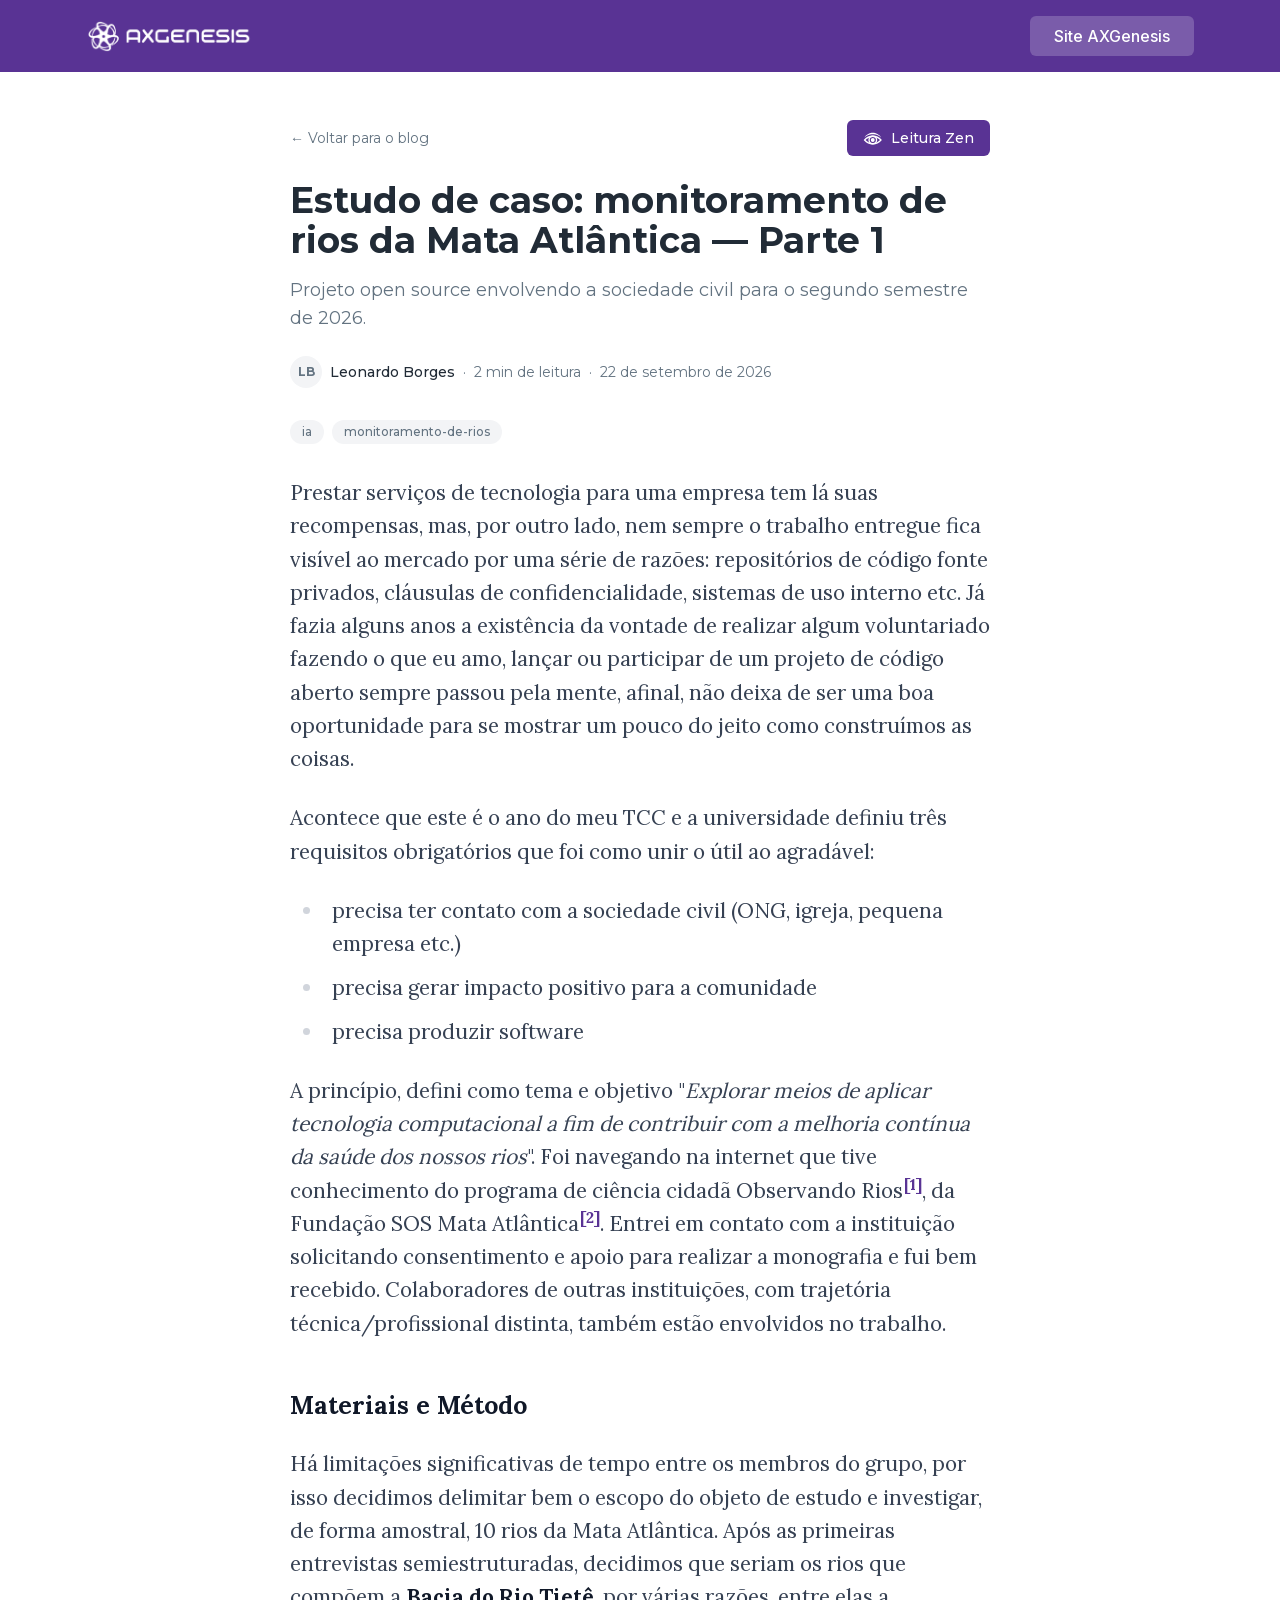
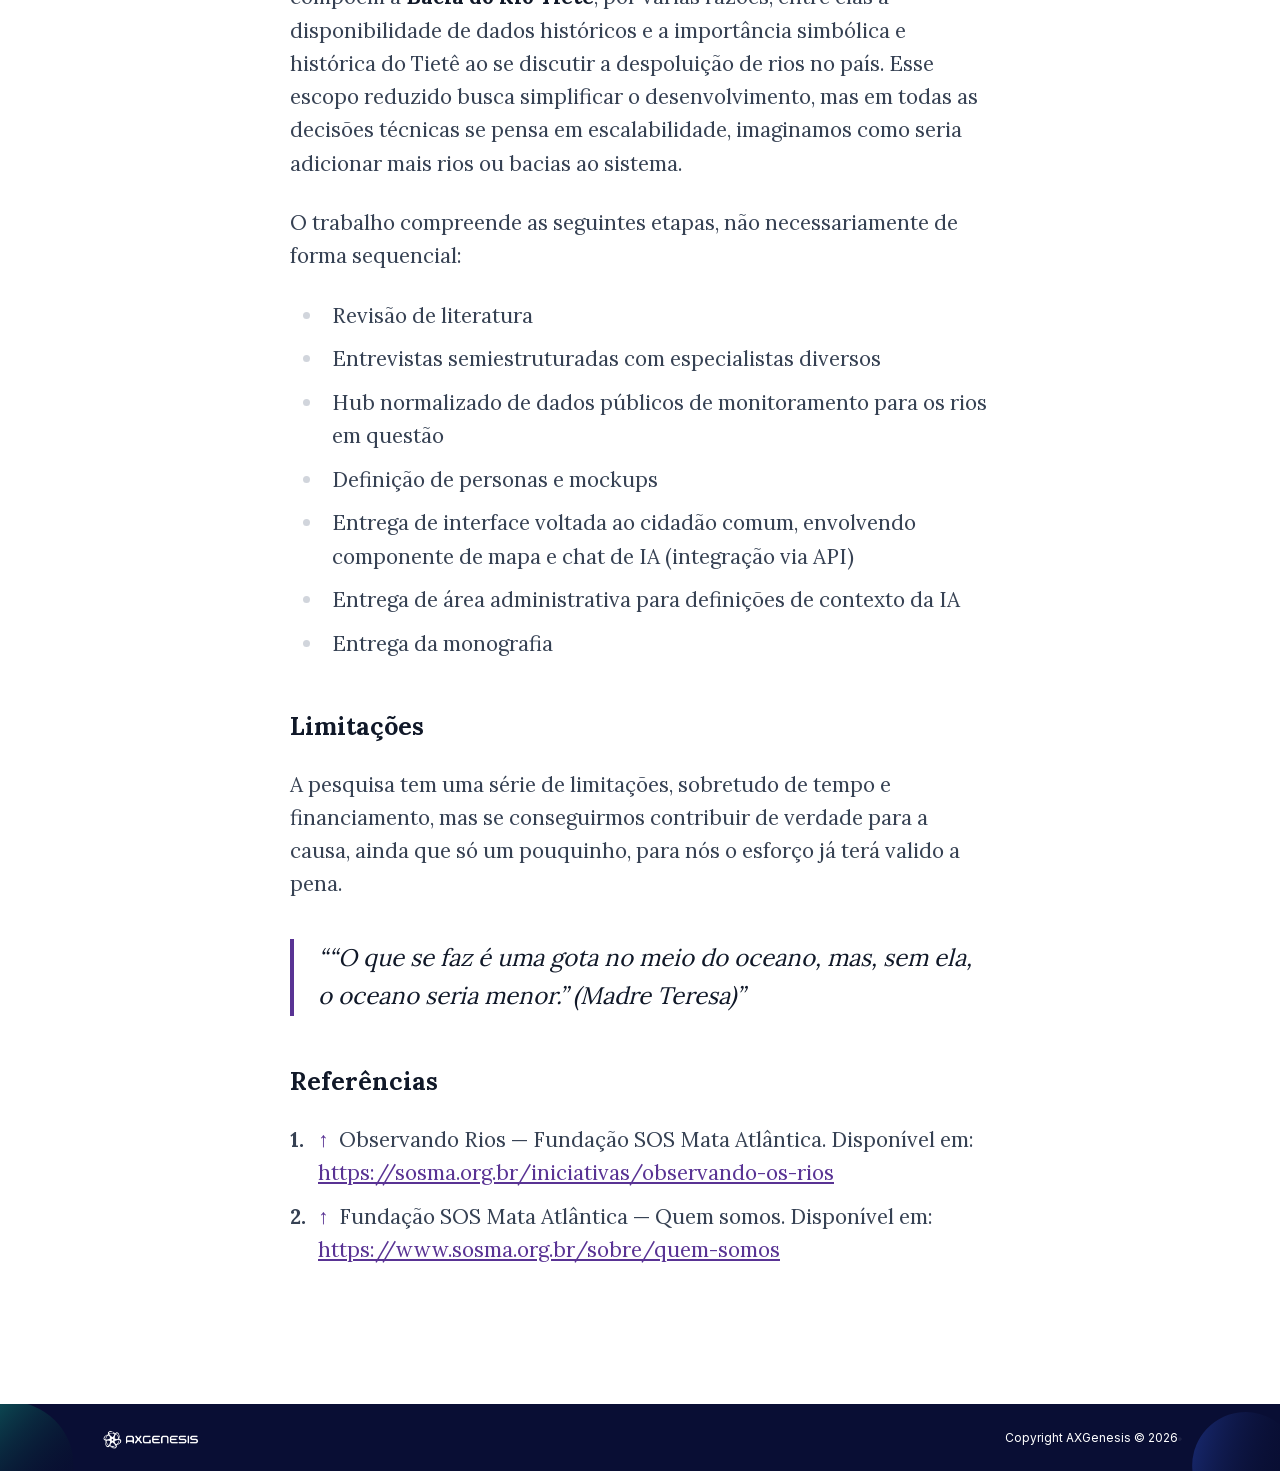
<file: blog/2026-09-22-estudo-de-caso-monitoramento-de-rios/index.html>
<!DOCTYPE html><!--AFmTR_R7onFwXtgz6c6m4--><html lang="en"><head><meta charSet="utf-8"/><meta name="viewport" content="width=device-width, initial-scale=1"/><link rel="preload" href="/_next/static/media/e4af272ccee01ff0-s.p.woff2" as="font" crossorigin="" type="font/woff2"/><link rel="preload" href="/_next/static/media/558ca1a6aa3cb55e-s.p.woff2" as="font" crossorigin="" type="font/woff2"/><link rel="preload" href="/_next/static/media/5c0c2bcbaa4149ca-s.p.woff2" as="font" crossorigin="" type="font/woff2"/><link rel="preload" href="/_next/static/media/904be59b21bd51cb-s.p.woff2" as="font" crossorigin="" type="font/woff2"/><link rel="preload" href="/_next/static/media/9816a0e0ed309b6c-s.p.woff2" as="font" crossorigin="" type="font/woff2"/><link rel="preload" href="/_next/static/media/9ba835e78b0110ce-s.p.woff2" as="font" crossorigin="" type="font/woff2"/><link rel="preload" href="/_next/static/media/bc08e10e1c60a660-s.p.woff2" as="font" crossorigin="" type="font/woff2"/><link rel="preload" href="/_next/static/media/cee54c58f389a0a9-s.p.woff2" as="font" crossorigin="" type="font/woff2"/><link rel="preload" as="image" href="/assets/images/logo/logo-white.png?v251006"/><link rel="preload" as="image" href="/assets/images/logo/logo.png?v251006"/><link rel="stylesheet" href="/_next/static/css/878506a8f1ede162.css" data-precedence="next"/><link rel="stylesheet" href="/_next/static/css/e613545fef98afdb.css" data-precedence="next"/><link rel="stylesheet" href="/_next/static/css/bb9dfec9bfbb9552.css" data-precedence="next"/><link rel="preload" as="script" fetchPriority="low" href="/_next/static/chunks/webpack-42457e1c7c06ad89.js"/><script src="/_next/static/chunks/4bd1b696-c023c6e3521b1417.js" async=""></script><script src="/_next/static/chunks/255-bc8b3b9a93d25a64.js" async=""></script><script src="/_next/static/chunks/main-app-a65206d79a00ed48.js" async=""></script><script src="/_next/static/chunks/app/layout-ecc657e2319ba017.js" async=""></script><script src="/_next/static/chunks/619-ba102abea3e3d0e4.js" async=""></script><script src="/_next/static/chunks/356-1fcf197c11312f1f.js" async=""></script><script src="/_next/static/chunks/app/blog/layout-f0fab485d86b0413.js" async=""></script><script src="/_next/static/chunks/app/blog/%5Bslug%5D/page-c35aa471a39f62f6.js" async=""></script><link rel="preload" href="/assets/js/wow.min.js" as="script"/><link rel="preload" href="/assets/js/main.js" as="script"/><meta name="next-size-adjust" content=""/><link rel="preload" href="/assets/images/logo/logo.png?v251006" as="image"/><title>Estudo de caso: monitoramento de rios da Mata Atlântica — Parte 1 | Blog AXGenesis</title><meta name="description" content="Projeto open source envolvendo a sociedade civil para o segundo semestre de 2026."/><meta name="robots" content="noindex, nofollow, nocache"/><meta name="googlebot" content="noindex, nofollow, noimageindex, max-video-preview:-1, max-image-preview:none, max-snippet:-1"/><link rel="icon" href="/assets/images/favicon.png"/><script src="/_next/static/chunks/polyfills-42372ed130431b0a.js" noModule=""></script></head><body class="__variable_b9c7ce antialiased font-inter"><div hidden=""><!--$--><!--/$--></div><script>(self.__next_s=self.__next_s||[]).push(["/assets/js/wow.min.js",{}])</script><div class="absolute top-0 left-0 z-40 flex items-center w-full bg-primary ud-header"><div class="container px-4 mx-auto"><div class="relative flex items-center justify-between -mx-4"><div class="max-w-full px-4 w-full sm:w-60"><a class="block w-full py-5 navbar-logo" href="/"><img alt="logo" width="701" height="133" decoding="async" data-nimg="1" class="w-full header-logo header-logo-white" style="color:transparent" src="/assets/images/logo/logo-white.png?v251006"/><img alt="logo" width="701" height="133" decoding="async" data-nimg="1" class="w-full header-logo header-logo-black hidden" style="color:transparent" src="/assets/images/logo/logo.png?v251006"/></a></div><div class="flex items-center justify-between w-full px-4"><div class="flex-1 flex justify-center"><button id="navbarToggler" class="absolute right-4 top-1/2 block -translate-y-1/2 rounded-lg px-3 py-[6px] ring-primary lg:hidden "><span class="relative my-[6px] block h-[2px] w-[30px] bg-white"></span><span class="relative my-[6px] block h-[2px] w-[30px] bg-white"></span><span class="relative my-[6px] block h-[2px] w-[30px] bg-white"></span></button><nav id="navbarCollapse" class="absolute right-4 top-full w-full max-w-[250px] rounded-lg bg-white py-5 shadow-lg dark:bg-dark-2 lg:static lg:block lg:w-full lg:max-w-full lg:min-h-[72px] lg:bg-transparent lg:px-4 lg:py-0 lg:shadow-none dark:lg:bg-transparent xl:px-6 hidden"><ul class="block lg:flex lg:justify-center"><li class="relative group lg:hidden"><a class="flex py-2 mx-8 text-base font-medium text-black dark:text-dark lg:text-white group-hover:text-primary dark:lg:text-white lg:mx-4 lg:inline-flex lg:px-0 lg:py-6 lg:group-hover:text-white lg:group-hover:opacity-70 xl:mx-6" href="/blog/">Blog AXGenesis</a></li><li class="relative group lg:hidden"><a class="flex py-2 mx-8 text-base font-medium text-black dark:text-dark lg:text-white group-hover:text-primary dark:lg:text-white lg:mx-4 lg:inline-flex lg:px-0 lg:py-6 lg:group-hover:text-white lg:group-hover:opacity-70 xl:mx-6" href="/">Website principal</a></li></ul></nav></div><div class="flex items-center justify-end shrink-0 pr-16 lg:pr-0"><div class="hidden lg:flex"><a class="whitespace-nowrap px-6 py-2 text-base font-medium text-white duration-300 ease-in-out rounded-md bg-white/20 signUpBtn hover:bg-white/100 hover:text-dark" href="/">Site AXGenesis</a></div></div></div></div></div></div><div class="__className_667262 pt-[100px] md:pt-[120px] lg:pt-[120px]"><section class="pb-20 md:pb-28 lg:pb-32"><div class="container px-4 mx-auto"><article class="mx-auto max-w-[700px]"><div class="mb-6 flex items-center justify-between"><a class="text-sm text-body-color hover:text-primary" href="/blog/">← Voltar para o blog</a><button type="button" title="Leitura Zen [Z]" class="flex items-center gap-2 text-sm font-medium text-white bg-primary hover:bg-primary/90 transition-colors px-4 py-2 rounded-md"><svg width="20" height="20" viewBox="75 40 150 100" xmlns="http://www.w3.org/2000/svg"><g transform="translate(0,-87)"><circle cx="148.5" cy="192" r="28.18" fill="none" stroke="currentColor" stroke-width="10"></circle><path d="M 560.35 289.79 A 305.71 305.71 0 0 0 328.83 396.09 A 305.71 305.71 0 0 0 561.26 503.37 A 305.71 305.71 0 0 0 792.47 397.1 A 305.71 305.71 0 0 0 560.35 289.79 z" transform="matrix(0.26458333,0,0,0.26458333,0,87)" fill="none" stroke="currentColor" stroke-width="37.8"></path><circle cx="148.5" cy="192" r="14.17" fill="currentColor"></circle><path d="m 210.54,170.89 c -13.75,-18.1 -30.93,-25.68 -39.43,-28.64 -9.42,-3.29 -17.17,-4.13 -22.69,-4.14 -5.51,0.01 -13.22,0.85 -22.6,4.12 -8.47,2.95 -25.57,10.48 -39.3,28.45 a 0.85,0.85 90 0 0 1.28,1.1 c 7.98,-8.23 16.34,-13.25 22.91,-16.3 6.66,-3.09 12.67,-4.71 17.22,-5.63 8.32,-1.67 16.12,-1.75 20.48,-1.75 4.38,0.01 12.21,0.11 20.56,1.82 4.56,0.94 10.59,2.59 17.25,5.72 6.58,3.09 14.94,8.17 22.89,16.46 a 0.94,0.94 90 0 0 1.43,-1.22 z" fill="currentColor"></path><circle cx="143.87" cy="192" r="9.53" fill="white"></circle></g></svg>Leitura Zen</button></div><h1 class="mb-4 text-3xl font-bold text-black dark:text-white sm:text-4xl">Estudo de caso: monitoramento de rios da Mata Atlântica — Parte 1</h1><p class="mb-6 text-lg text-body-color">Projeto open source envolvendo a sociedade civil para o segundo semestre de 2026.</p><div class="mb-8"><div class="flex items-center gap-2 text-sm text-body-color"><span class="flex h-8 w-8 text-xs shrink-0 items-center justify-center rounded-full bg-gray-2 font-semibold text-body-color dark:bg-dark-2 dark:text-white">LB</span><span class="font-medium text-black dark:text-white">Leonardo Borges</span><span aria-hidden="true">·</span><span>2<!-- --> min de leitura</span><span aria-hidden="true">·</span><span>22 de setembro de 2026</span></div></div><div class="mb-8 flex flex-wrap gap-2"><span class="rounded-full bg-gray-2 px-3 py-1 text-xs font-medium text-body-color dark:bg-dark-2">ia</span><span class="rounded-full bg-gray-2 px-3 py-1 text-xs font-medium text-body-color dark:bg-dark-2">monitoramento-de-rios</span></div><div class="__className_212395 prose max-w-none text-[1.3rem] leading-[1.6] dark:prose-invert prose-a:text-primary prose-headings:font-bold prose-h2:text-[1.55rem] prose-blockquote:border-l-4 prose-blockquote:border-primary prose-blockquote:text-[1.15em]"><p>Prestar serviços de tecnologia para uma empresa tem lá suas recompensas, mas, por outro lado, nem sempre o trabalho entregue fica visível ao mercado por uma série de razões: repositórios de código fonte privados, cláusulas de confidencialidade, sistemas de uso interno etc. Já fazia alguns anos a existência da vontade de realizar algum voluntariado fazendo o que eu amo, lançar ou participar de um projeto de código aberto sempre passou pela mente, afinal, não deixa de ser uma boa oportunidade para se mostrar um pouco do jeito como construímos as coisas.</p>
<p>Acontece que este é o ano do meu TCC e a universidade definiu três requisitos obrigatórios que foi como unir o útil ao agradável:</p>
<ul>
<li>precisa ter contato com a sociedade civil (ONG, igreja, pequena empresa etc.)</li>
<li>precisa gerar impacto positivo para a comunidade</li>
<li>precisa produzir software</li>
</ul>
<p>A princípio, defini como tema e objetivo "<em>Explorar meios de aplicar tecnologia computacional a fim de contribuir com a melhoria contínua da saúde dos nossos rios</em>". Foi navegando na internet que tive conhecimento do programa de ciência cidadã Observando Rios<sup class="citation"><a href="#ref-1" id="citeref-1">[1]</a></sup>, da Fundação SOS Mata Atlântica<sup class="citation"><a href="#ref-2" id="citeref-2">[2]</a></sup>. Entrei em contato com a instituição solicitando consentimento e apoio para realizar a monografia e fui bem recebido. Colaboradores de outras instituições, com trajetória técnica/profissional distinta, também estão envolvidos no trabalho.</p>
<h2>Materiais e Método</h2>
<p>Há limitações significativas de tempo entre os membros do grupo, por isso decidimos delimitar bem o escopo do objeto de estudo e investigar, de forma amostral, 10 rios da Mata Atlântica. Após as primeiras entrevistas semiestruturadas, decidimos que seriam os rios que compõem a <strong>Bacia do Rio Tietê</strong>, por várias razões, entre elas a disponibilidade de dados históricos e a importância simbólica e histórica do Tietê ao se discutir a despoluição de rios no país. Esse escopo reduzido busca simplificar o desenvolvimento, mas em todas as decisões técnicas se pensa em escalabilidade, imaginamos como seria adicionar mais rios ou bacias ao sistema.</p>
<p>O trabalho compreende as seguintes etapas, não necessariamente de forma sequencial:</p>
<ul>
<li>Revisão de literatura</li>
<li>Entrevistas semiestruturadas com especialistas diversos</li>
<li>Hub normalizado de dados públicos de monitoramento para os rios em questão</li>
<li>Definição de personas e mockups</li>
<li>Entrega de interface voltada ao cidadão comum, envolvendo componente de mapa e chat de IA (integração via API)</li>
<li>Entrega de área administrativa para definições de contexto da IA</li>
<li>Entrega da monografia</li>
</ul>
<h2>Limitações</h2>
<p>A pesquisa tem uma série de limitações, sobretudo de tempo e financiamento, mas se conseguirmos contribuir de verdade para a causa, ainda que só um pouquinho, para nós o esforço já terá valido a pena.</p>
<blockquote>
<p>“O que se faz é uma gota no meio do oceano, mas, sem ela, o oceano seria menor.” (Madre Teresa)</p>
</blockquote>
<h2>Referências</h2>
<ol class="references">
<li id="ref-1"><a href="#citeref-1" class="ref-backlink" aria-label="Voltar à citação 1">↑</a> Observando Rios — Fundação SOS Mata Atlântica. Disponível em: <a href="https://sosma.org.br/iniciativas/observando-os-rios">https://sosma.org.br/iniciativas/observando-os-rios</a></li>
<li id="ref-2"><a href="#citeref-2" class="ref-backlink" aria-label="Voltar à citação 2">↑</a> Fundação SOS Mata Atlântica — Quem somos. Disponível em: <a href="https://www.sosma.org.br/sobre/quem-somos">https://www.sosma.org.br/sobre/quem-somos</a></li>
</ol>
</div></article></div></section><!--$--><!--/$--></div><footer class="wow fadeInUp relative z-10 bg-[#090E34] pt-10 lg:pt-[10px] overflow-hidden" data-wow-delay=".15s"><div class="container px-2 sm:px-4 mx-auto"><div class="grid grid-cols-2 gap-2 sm:gap-4"><div class="p-2 sm:p-4"><div class="w-full"><a href="/index.html" class="inline-block max-w-[100px] sm:max-w-[160px]"><img alt="logo" loading="lazy" width="100" height="50" decoding="async" data-nimg="1" class="max-w-full" style="color:transparent" src="/assets/images/logo/logo-white.png?v251006"/></a></div></div><div class="p-2 sm:p-4"><div class="flex items-center justify-end text-white text-[10px] mr-3 lg:mr-0 sm:text-xs -mx-3">Copyright AXGenesis © 2026</div></div></div></div><div><span class="absolute left-0 top-0 z-[-1]"><img alt="" loading="lazy" width="100" height="50" decoding="async" data-nimg="1" style="color:transparent" src="/assets/images/footer/shape-1.svg"/></span><span class="absolute bottom-0 right-0 z-[-1]"><img alt="" loading="lazy" width="100" height="50" decoding="async" data-nimg="1" style="color:transparent" src="/assets/images/footer/shape-3.svg"/></span><span class="absolute right-0 top-0 z-[-1]"><svg width="102" height="102" viewBox="0 0 102 102" fill="none" xmlns="http://www.w3.org/2000/svg"><path d="M1.8667 33.1956C2.89765 33.1956 3.7334 34.0318 3.7334 35.0633C3.7334 36.0947 2.89765 36.9309 1.8667 36.9309C0.835744 36.9309 4.50645e-08 36.0947 0 35.0633C-4.50645e-08 34.0318 0.835744 33.1956 1.8667 33.1956Z" fill="white" fill-opacity="0.08"></path></svg></span></div><a href="#top" class="fixed left-auto items-center justify-center hidden w-10 h-10 text-white transition duration-300 ease-in-out rounded-md shadow-md back-to-top bottom-8 right-8 z-999 bg-primary hover:hover"><span class="mt-[6px] h-3 w-3 rotate-45 border-l border-t border-white"></span></a></footer><script src="/_next/static/chunks/webpack-42457e1c7c06ad89.js" id="_R_" async=""></script><script>(self.__next_f=self.__next_f||[]).push([0])</script><script>self.__next_f.push([1,"1:\"$Sreact.fragment\"\n2:I[1402,[\"177\",\"static/chunks/app/layout-ecc657e2319ba017.js\"],\"\"]\n3:I[9766,[],\"\"]\n4:I[8924,[],\"\"]\n5:I[7799,[\"619\",\"static/chunks/619-ba102abea3e3d0e4.js\",\"356\",\"static/chunks/356-1fcf197c11312f1f.js\",\"584\",\"static/chunks/app/blog/layout-f0fab485d86b0413.js\"],\"default\"]\n6:I[7696,[\"619\",\"static/chunks/619-ba102abea3e3d0e4.js\",\"356\",\"static/chunks/356-1fcf197c11312f1f.js\",\"584\",\"static/chunks/app/blog/layout-f0fab485d86b0413.js\"],\"default\"]\n8:I[4431,[],\"OutletBoundary\"]\na:I[5278,[],\"AsyncMetadataOutlet\"]\nc:I[4431,[],\"ViewportBoundary\"]\ne:I[4431,[],\"MetadataBoundary\"]\nf:\"$Sreact.suspense\"\n11:I[7150,[],\"\"]\n:HL[\"/_next/static/media/e4af272ccee01ff0-s.p.woff2\",\"font\",{\"crossOrigin\":\"\",\"type\":\"font/woff2\"}]\n:HL[\"/_next/static/css/878506a8f1ede162.css\",\"style\"]\n:HL[\"/_next/static/css/e613545fef98afdb.css\",\"style\"]\n:HL[\"/_next/static/media/558ca1a6aa3cb55e-s.p.woff2\",\"font\",{\"crossOrigin\":\"\",\"type\":\"font/woff2\"}]\n:HL[\"/_next/static/media/5c0c2bcbaa4149ca-s.p.woff2\",\"font\",{\"crossOrigin\":\"\",\"type\":\"font/woff2\"}]\n:HL[\"/_next/static/media/904be59b21bd51cb-s.p.woff2\",\"font\",{\"crossOrigin\":\"\",\"type\":\"font/woff2\"}]\n:HL[\"/_next/static/media/9816a0e0ed309b6c-s.p.woff2\",\"font\",{\"crossOrigin\":\"\",\"type\":\"font/woff2\"}]\n:HL[\"/_next/static/media/9ba835e78b0110ce-s.p.woff2\",\"font\",{\"crossOrigin\":\"\",\"type\":\"font/woff2\"}]\n:HL[\"/_next/static/media/bc08e10e1c60a660-s.p.woff2\",\"font\",{\"crossOrigin\":\"\",\"type\":\"font/woff2\"}]\n:HL[\"/_next/static/media/cee54c58f389a0a9-s.p.woff2\",\"font\",{\"crossOrigin\":\"\",\"type\":\"font/woff2\"}]\n:HL[\"/_next/static/css/bb9dfec9bfbb9552.css\",\"style\"]\n"])</script><script>self.__next_f.push([1,"0:{\"P\":null,\"b\":\"AFmTR-R7onFwXtgz6c6m4\",\"p\":\"\",\"c\":[\"\",\"blog\",\"2026-09-22-estudo-de-caso-monitoramento-de-rios\",\"\"],\"i\":false,\"f\":[[[\"\",{\"children\":[\"blog\",{\"children\":[[\"slug\",\"2026-09-22-estudo-de-caso-monitoramento-de-rios\",\"d\"],{\"children\":[\"__PAGE__\",{}]}]}]},\"$undefined\",\"$undefined\",true],[\"\",[\"$\",\"$1\",\"c\",{\"children\":[[[\"$\",\"link\",\"0\",{\"rel\":\"stylesheet\",\"href\":\"/_next/static/css/878506a8f1ede162.css\",\"precedence\":\"next\",\"crossOrigin\":\"$undefined\",\"nonce\":\"$undefined\"}],[\"$\",\"link\",\"1\",{\"rel\":\"stylesheet\",\"href\":\"/_next/static/css/e613545fef98afdb.css\",\"precedence\":\"next\",\"crossOrigin\":\"$undefined\",\"nonce\":\"$undefined\"}]],[\"$\",\"html\",null,{\"lang\":\"en\",\"children\":[[\"$\",\"head\",null,{\"children\":[\"$\",\"link\",null,{\"rel\":\"preload\",\"href\":\"/assets/images/logo/logo.png?v251006\",\"as\":\"image\"}]}],[\"$\",\"body\",null,{\"className\":\"__variable_b9c7ce antialiased font-inter\",\"children\":[[\"$\",\"$L2\",null,{\"src\":\"/assets/js/wow.min.js\",\"strategy\":\"beforeInteractive\"}],[\"$\",\"$L3\",null,{\"parallelRouterKey\":\"children\",\"error\":\"$undefined\",\"errorStyles\":\"$undefined\",\"errorScripts\":\"$undefined\",\"template\":[\"$\",\"$L4\",null,{}],\"templateStyles\":\"$undefined\",\"templateScripts\":\"$undefined\",\"notFound\":[[[\"$\",\"title\",null,{\"children\":\"404: This page could not be found.\"}],[\"$\",\"div\",null,{\"style\":{\"fontFamily\":\"system-ui,\\\"Segoe UI\\\",Roboto,Helvetica,Arial,sans-serif,\\\"Apple Color Emoji\\\",\\\"Segoe UI Emoji\\\"\",\"height\":\"100vh\",\"textAlign\":\"center\",\"display\":\"flex\",\"flexDirection\":\"column\",\"alignItems\":\"center\",\"justifyContent\":\"center\"},\"children\":[\"$\",\"div\",null,{\"children\":[[\"$\",\"style\",null,{\"dangerouslySetInnerHTML\":{\"__html\":\"body{color:#000;background:#fff;margin:0}.next-error-h1{border-right:1px solid rgba(0,0,0,.3)}@media (prefers-color-scheme:dark){body{color:#fff;background:#000}.next-error-h1{border-right:1px solid rgba(255,255,255,.3)}}\"}}],[\"$\",\"h1\",null,{\"className\":\"next-error-h1\",\"style\":{\"display\":\"inline-block\",\"margin\":\"0 20px 0 0\",\"padding\":\"0 23px 0 0\",\"fontSize\":24,\"fontWeight\":500,\"verticalAlign\":\"top\",\"lineHeight\":\"49px\"},\"children\":404}],[\"$\",\"div\",null,{\"style\":{\"display\":\"inline-block\"},\"children\":[\"$\",\"h2\",null,{\"style\":{\"fontSize\":14,\"fontWeight\":400,\"lineHeight\":\"49px\",\"margin\":0},\"children\":\"This page could not be found.\"}]}]]}]}]],[]],\"forbidden\":\"$undefined\",\"unauthorized\":\"$undefined\"}],[\"$\",\"$L2\",null,{\"src\":\"/assets/js/main.js\",\"strategy\":\"afterInteractive\"}]]}]]}]]}],{\"children\":[\"blog\",[\"$\",\"$1\",\"c\",{\"children\":[[[\"$\",\"link\",\"0\",{\"rel\":\"stylesheet\",\"href\":\"/_next/static/css/bb9dfec9bfbb9552.css\",\"precedence\":\"next\",\"crossOrigin\":\"$undefined\",\"nonce\":\"$undefined\"}]],[[\"$\",\"$L5\",null,{}],[\"$\",\"div\",null,{\"className\":\"__className_667262 pt-[100px] md:pt-[120px] lg:pt-[120px]\",\"children\":[\"$\",\"$L3\",null,{\"parallelRouterKey\":\"children\",\"error\":\"$undefined\",\"errorStyles\":\"$undefined\",\"errorScripts\":\"$undefined\",\"template\":[\"$\",\"$L4\",null,{}],\"templateStyles\":\"$undefined\",\"templateScripts\":\"$undefined\",\"notFound\":\"$undefined\",\"forbidden\":\"$undefined\",\"unauthorized\":\"$undefined\"}]}],[\"$\",\"$L6\",null,{}]]]}],{\"children\":[[\"slug\",\"2026-09-22-estudo-de-caso-monitoramento-de-rios\",\"d\"],[\"$\",\"$1\",\"c\",{\"children\":[null,[\"$\",\"$L3\",null,{\"parallelRouterKey\":\"children\",\"error\":\"$undefined\",\"errorStyles\":\"$undefined\",\"errorScripts\":\"$undefined\",\"template\":[\"$\",\"$L4\",null,{}],\"templateStyles\":\"$undefined\",\"templateScripts\":\"$undefined\",\"notFound\":\"$undefined\",\"forbidden\":\"$undefined\",\"unauthorized\":\"$undefined\"}]]}],{\"children\":[\"__PAGE__\",[\"$\",\"$1\",\"c\",{\"children\":[\"$L7\",null,[\"$\",\"$L8\",null,{\"children\":[\"$L9\",[\"$\",\"$La\",null,{\"promise\":\"$@b\"}]]}]]}],{},null,false]},null,false]},null,false]},null,false],[\"$\",\"$1\",\"h\",{\"children\":[null,[[\"$\",\"$Lc\",null,{\"children\":\"$Ld\"}],[\"$\",\"meta\",null,{\"name\":\"next-size-adjust\",\"content\":\"\"}]],[\"$\",\"$Le\",null,{\"children\":[\"$\",\"div\",null,{\"hidden\":true,\"children\":[\"$\",\"$f\",null,{\"fallback\":null,\"children\":\"$L10\"}]}]}]]}],false]],\"m\":\"$undefined\",\"G\":[\"$11\",[]],\"s\":false,\"S\":true}\n"])</script><script>self.__next_f.push([1,"12:I[2619,[\"619\",\"static/chunks/619-ba102abea3e3d0e4.js\",\"953\",\"static/chunks/app/blog/%5Bslug%5D/page-c35aa471a39f62f6.js\"],\"\"]\n13:I[5721,[\"619\",\"static/chunks/619-ba102abea3e3d0e4.js\",\"953\",\"static/chunks/app/blog/%5Bslug%5D/page-c35aa471a39f62f6.js\"],\"default\"]\n14:I[4310,[\"619\",\"static/chunks/619-ba102abea3e3d0e4.js\",\"953\",\"static/chunks/app/blog/%5Bslug%5D/page-c35aa471a39f62f6.js\"],\"default\"]\n15:Tf18,"])</script><script>self.__next_f.push([1,"\u003cp\u003ePrestar serviços de tecnologia para uma empresa tem lá suas recompensas, mas, por outro lado, nem sempre o trabalho entregue fica visível ao mercado por uma série de razões: repositórios de código fonte privados, cláusulas de confidencialidade, sistemas de uso interno etc. Já fazia alguns anos a existência da vontade de realizar algum voluntariado fazendo o que eu amo, lançar ou participar de um projeto de código aberto sempre passou pela mente, afinal, não deixa de ser uma boa oportunidade para se mostrar um pouco do jeito como construímos as coisas.\u003c/p\u003e\n\u003cp\u003eAcontece que este é o ano do meu TCC e a universidade definiu três requisitos obrigatórios que foi como unir o útil ao agradável:\u003c/p\u003e\n\u003cul\u003e\n\u003cli\u003eprecisa ter contato com a sociedade civil (ONG, igreja, pequena empresa etc.)\u003c/li\u003e\n\u003cli\u003eprecisa gerar impacto positivo para a comunidade\u003c/li\u003e\n\u003cli\u003eprecisa produzir software\u003c/li\u003e\n\u003c/ul\u003e\n\u003cp\u003eA princípio, defini como tema e objetivo \"\u003cem\u003eExplorar meios de aplicar tecnologia computacional a fim de contribuir com a melhoria contínua da saúde dos nossos rios\u003c/em\u003e\". Foi navegando na internet que tive conhecimento do programa de ciência cidadã Observando Rios\u003csup class=\"citation\"\u003e\u003ca href=\"#ref-1\" id=\"citeref-1\"\u003e[1]\u003c/a\u003e\u003c/sup\u003e, da Fundação SOS Mata Atlântica\u003csup class=\"citation\"\u003e\u003ca href=\"#ref-2\" id=\"citeref-2\"\u003e[2]\u003c/a\u003e\u003c/sup\u003e. Entrei em contato com a instituição solicitando consentimento e apoio para realizar a monografia e fui bem recebido. Colaboradores de outras instituições, com trajetória técnica/profissional distinta, também estão envolvidos no trabalho.\u003c/p\u003e\n\u003ch2\u003eMateriais e Método\u003c/h2\u003e\n\u003cp\u003eHá limitações significativas de tempo entre os membros do grupo, por isso decidimos delimitar bem o escopo do objeto de estudo e investigar, de forma amostral, 10 rios da Mata Atlântica. Após as primeiras entrevistas semiestruturadas, decidimos que seriam os rios que compõem a \u003cstrong\u003eBacia do Rio Tietê\u003c/strong\u003e, por várias razões, entre elas a disponibilidade de dados históricos e a importância simbólica e histórica do Tietê ao se discutir a despoluição de rios no país. Esse escopo reduzido busca simplificar o desenvolvimento, mas em todas as decisões técnicas se pensa em escalabilidade, imaginamos como seria adicionar mais rios ou bacias ao sistema.\u003c/p\u003e\n\u003cp\u003eO trabalho compreende as seguintes etapas, não necessariamente de forma sequencial:\u003c/p\u003e\n\u003cul\u003e\n\u003cli\u003eRevisão de literatura\u003c/li\u003e\n\u003cli\u003eEntrevistas semiestruturadas com especialistas diversos\u003c/li\u003e\n\u003cli\u003eHub normalizado de dados públicos de monitoramento para os rios em questão\u003c/li\u003e\n\u003cli\u003eDefinição de personas e mockups\u003c/li\u003e\n\u003cli\u003eEntrega de interface voltada ao cidadão comum, envolvendo componente de mapa e chat de IA (integração via API)\u003c/li\u003e\n\u003cli\u003eEntrega de área administrativa para definições de contexto da IA\u003c/li\u003e\n\u003cli\u003eEntrega da monografia\u003c/li\u003e\n\u003c/ul\u003e\n\u003ch2\u003eLimitações\u003c/h2\u003e\n\u003cp\u003eA pesquisa tem uma série de limitações, sobretudo de tempo e financiamento, mas se conseguirmos contribuir de verdade para a causa, ainda que só um pouquinho, para nós o esforço já terá valido a pena.\u003c/p\u003e\n\u003cblockquote\u003e\n\u003cp\u003e“O que se faz é uma gota no meio do oceano, mas, sem ela, o oceano seria menor.” (Madre Teresa)\u003c/p\u003e\n\u003c/blockquote\u003e\n\u003ch2\u003eReferências\u003c/h2\u003e\n\u003col class=\"references\"\u003e\n\u003cli id=\"ref-1\"\u003e\u003ca href=\"#citeref-1\" class=\"ref-backlink\" aria-label=\"Voltar à citação 1\"\u003e↑\u003c/a\u003e Observando Rios — Fundação SOS Mata Atlântica. Disponível em: \u003ca href=\"https://sosma.org.br/iniciativas/observando-os-rios\"\u003ehttps://sosma.org.br/iniciativas/observando-os-rios\u003c/a\u003e\u003c/li\u003e\n\u003cli id=\"ref-2\"\u003e\u003ca href=\"#citeref-2\" class=\"ref-backlink\" aria-label=\"Voltar à citação 2\"\u003e↑\u003c/a\u003e Fundação SOS Mata Atlântica — Quem somos. Disponível em: \u003ca href=\"https://www.sosma.org.br/sobre/quem-somos\"\u003ehttps://www.sosma.org.br/sobre/quem-somos\u003c/a\u003e\u003c/li\u003e\n\u003c/ol\u003e\n"])</script><script>self.__next_f.push([1,"7:[\"$\",\"section\",null,{\"className\":\"pb-20 md:pb-28 lg:pb-32\",\"children\":[[\"$\",\"div\",null,{\"className\":\"container px-4 mx-auto\",\"children\":[\"$\",\"article\",null,{\"className\":\"mx-auto max-w-[700px]\",\"children\":[[\"$\",\"div\",null,{\"className\":\"mb-6 flex items-center justify-between\",\"children\":[[\"$\",\"$L12\",null,{\"href\":\"/blog\",\"className\":\"text-sm text-body-color hover:text-primary\",\"children\":\"← Voltar para o blog\"}],[\"$\",\"$L13\",null,{}]]}],[\"$\",\"h1\",null,{\"className\":\"mb-4 text-3xl font-bold text-black dark:text-white sm:text-4xl\",\"children\":\"Estudo de caso: monitoramento de rios da Mata Atlântica — Parte 1\"}],[\"$\",\"p\",null,{\"className\":\"mb-6 text-lg text-body-color\",\"children\":\"Projeto open source envolvendo a sociedade civil para o segundo semestre de 2026.\"}],[\"$\",\"div\",null,{\"className\":\"mb-8\",\"children\":[\"$\",\"div\",null,{\"className\":\"flex items-center gap-2 text-sm text-body-color\",\"children\":[[\"$\",\"span\",null,{\"className\":\"flex h-8 w-8 text-xs shrink-0 items-center justify-center rounded-full bg-gray-2 font-semibold text-body-color dark:bg-dark-2 dark:text-white\",\"children\":\"LB\"}],[\"$\",\"span\",null,{\"className\":\"font-medium text-black dark:text-white\",\"children\":\"Leonardo Borges\"}],[\"$\",\"span\",null,{\"aria-hidden\":\"true\",\"children\":\"·\"}],[\"$\",\"span\",null,{\"children\":[2,\" min de leitura\"]}],[\"$\",\"span\",null,{\"aria-hidden\":\"true\",\"children\":\"·\"}],[\"$\",\"span\",null,{\"children\":\"22 de setembro de 2026\"}]]}]}],[\"$\",\"div\",null,{\"className\":\"mb-8 flex flex-wrap gap-2\",\"children\":[[\"$\",\"span\",\"ia\",{\"className\":\"rounded-full bg-gray-2 px-3 py-1 text-xs font-medium text-body-color dark:bg-dark-2\",\"children\":\"ia\"}],[\"$\",\"span\",\"monitoramento-de-rios\",{\"className\":\"rounded-full bg-gray-2 px-3 py-1 text-xs font-medium text-body-color dark:bg-dark-2\",\"children\":\"monitoramento-de-rios\"}]]}],[\"$\",\"$L14\",null,{\"contentHtml\":\"$15\",\"className\":\"__className_212395 prose max-w-none text-[1.3rem] leading-[1.6] dark:prose-invert prose-a:text-primary prose-headings:font-bold prose-h2:text-[1.55rem] prose-blockquote:border-l-4 prose-blockquote:border-primary prose-blockquote:text-[1.15em]\"}]]}]}],\"$L16\"]}]\n"])</script><script>self.__next_f.push([1,"17:I[3999,[\"619\",\"static/chunks/619-ba102abea3e3d0e4.js\",\"953\",\"static/chunks/app/blog/%5Bslug%5D/page-c35aa471a39f62f6.js\"],\"default\"]\n18:Tf18,"])</script><script>self.__next_f.push([1,"\u003cp\u003ePrestar serviços de tecnologia para uma empresa tem lá suas recompensas, mas, por outro lado, nem sempre o trabalho entregue fica visível ao mercado por uma série de razões: repositórios de código fonte privados, cláusulas de confidencialidade, sistemas de uso interno etc. Já fazia alguns anos a existência da vontade de realizar algum voluntariado fazendo o que eu amo, lançar ou participar de um projeto de código aberto sempre passou pela mente, afinal, não deixa de ser uma boa oportunidade para se mostrar um pouco do jeito como construímos as coisas.\u003c/p\u003e\n\u003cp\u003eAcontece que este é o ano do meu TCC e a universidade definiu três requisitos obrigatórios que foi como unir o útil ao agradável:\u003c/p\u003e\n\u003cul\u003e\n\u003cli\u003eprecisa ter contato com a sociedade civil (ONG, igreja, pequena empresa etc.)\u003c/li\u003e\n\u003cli\u003eprecisa gerar impacto positivo para a comunidade\u003c/li\u003e\n\u003cli\u003eprecisa produzir software\u003c/li\u003e\n\u003c/ul\u003e\n\u003cp\u003eA princípio, defini como tema e objetivo \"\u003cem\u003eExplorar meios de aplicar tecnologia computacional a fim de contribuir com a melhoria contínua da saúde dos nossos rios\u003c/em\u003e\". Foi navegando na internet que tive conhecimento do programa de ciência cidadã Observando Rios\u003csup class=\"citation\"\u003e\u003ca href=\"#ref-1\" id=\"citeref-1\"\u003e[1]\u003c/a\u003e\u003c/sup\u003e, da Fundação SOS Mata Atlântica\u003csup class=\"citation\"\u003e\u003ca href=\"#ref-2\" id=\"citeref-2\"\u003e[2]\u003c/a\u003e\u003c/sup\u003e. Entrei em contato com a instituição solicitando consentimento e apoio para realizar a monografia e fui bem recebido. Colaboradores de outras instituições, com trajetória técnica/profissional distinta, também estão envolvidos no trabalho.\u003c/p\u003e\n\u003ch2\u003eMateriais e Método\u003c/h2\u003e\n\u003cp\u003eHá limitações significativas de tempo entre os membros do grupo, por isso decidimos delimitar bem o escopo do objeto de estudo e investigar, de forma amostral, 10 rios da Mata Atlântica. Após as primeiras entrevistas semiestruturadas, decidimos que seriam os rios que compõem a \u003cstrong\u003eBacia do Rio Tietê\u003c/strong\u003e, por várias razões, entre elas a disponibilidade de dados históricos e a importância simbólica e histórica do Tietê ao se discutir a despoluição de rios no país. Esse escopo reduzido busca simplificar o desenvolvimento, mas em todas as decisões técnicas se pensa em escalabilidade, imaginamos como seria adicionar mais rios ou bacias ao sistema.\u003c/p\u003e\n\u003cp\u003eO trabalho compreende as seguintes etapas, não necessariamente de forma sequencial:\u003c/p\u003e\n\u003cul\u003e\n\u003cli\u003eRevisão de literatura\u003c/li\u003e\n\u003cli\u003eEntrevistas semiestruturadas com especialistas diversos\u003c/li\u003e\n\u003cli\u003eHub normalizado de dados públicos de monitoramento para os rios em questão\u003c/li\u003e\n\u003cli\u003eDefinição de personas e mockups\u003c/li\u003e\n\u003cli\u003eEntrega de interface voltada ao cidadão comum, envolvendo componente de mapa e chat de IA (integração via API)\u003c/li\u003e\n\u003cli\u003eEntrega de área administrativa para definições de contexto da IA\u003c/li\u003e\n\u003cli\u003eEntrega da monografia\u003c/li\u003e\n\u003c/ul\u003e\n\u003ch2\u003eLimitações\u003c/h2\u003e\n\u003cp\u003eA pesquisa tem uma série de limitações, sobretudo de tempo e financiamento, mas se conseguirmos contribuir de verdade para a causa, ainda que só um pouquinho, para nós o esforço já terá valido a pena.\u003c/p\u003e\n\u003cblockquote\u003e\n\u003cp\u003e“O que se faz é uma gota no meio do oceano, mas, sem ela, o oceano seria menor.” (Madre Teresa)\u003c/p\u003e\n\u003c/blockquote\u003e\n\u003ch2\u003eReferências\u003c/h2\u003e\n\u003col class=\"references\"\u003e\n\u003cli id=\"ref-1\"\u003e\u003ca href=\"#citeref-1\" class=\"ref-backlink\" aria-label=\"Voltar à citação 1\"\u003e↑\u003c/a\u003e Observando Rios — Fundação SOS Mata Atlântica. Disponível em: \u003ca href=\"https://sosma.org.br/iniciativas/observando-os-rios\"\u003ehttps://sosma.org.br/iniciativas/observando-os-rios\u003c/a\u003e\u003c/li\u003e\n\u003cli id=\"ref-2\"\u003e\u003ca href=\"#citeref-2\" class=\"ref-backlink\" aria-label=\"Voltar à citação 2\"\u003e↑\u003c/a\u003e Fundação SOS Mata Atlântica — Quem somos. Disponível em: \u003ca href=\"https://www.sosma.org.br/sobre/quem-somos\"\u003ehttps://www.sosma.org.br/sobre/quem-somos\u003c/a\u003e\u003c/li\u003e\n\u003c/ol\u003e\n"])</script><script>self.__next_f.push([1,"16:[\"$\",\"$L17\",null,{\"title\":\"Estudo de caso: monitoramento de rios da Mata Atlântica — Parte 1\",\"subtitle\":\"Projeto open source envolvendo a sociedade civil para o segundo semestre de 2026.\",\"date\":\"2026-09-22\",\"readingTime\":2,\"contentHtml\":\"$18\"}]\n"])</script><script>self.__next_f.push([1,"d:[[\"$\",\"meta\",\"0\",{\"charSet\":\"utf-8\"}],[\"$\",\"meta\",\"1\",{\"name\":\"viewport\",\"content\":\"width=device-width, initial-scale=1\"}]]\n9:null\n"])</script><script>self.__next_f.push([1,"19:I[622,[],\"IconMark\"]\nb:{\"metadata\":[[\"$\",\"title\",\"0\",{\"children\":\"Estudo de caso: monitoramento de rios da Mata Atlântica — Parte 1 | Blog AXGenesis\"}],[\"$\",\"meta\",\"1\",{\"name\":\"description\",\"content\":\"Projeto open source envolvendo a sociedade civil para o segundo semestre de 2026.\"}],[\"$\",\"meta\",\"2\",{\"name\":\"robots\",\"content\":\"noindex, nofollow, nocache\"}],[\"$\",\"meta\",\"3\",{\"name\":\"googlebot\",\"content\":\"noindex, nofollow, noimageindex, max-video-preview:-1, max-image-preview:none, max-snippet:-1\"}],[\"$\",\"link\",\"4\",{\"rel\":\"icon\",\"href\":\"/assets/images/favicon.png\"}],[\"$\",\"$L19\",\"5\",{}]],\"error\":null,\"digest\":\"$undefined\"}\n"])</script><script>self.__next_f.push([1,"10:\"$b:metadata\"\n"])</script></body></html>
</file>
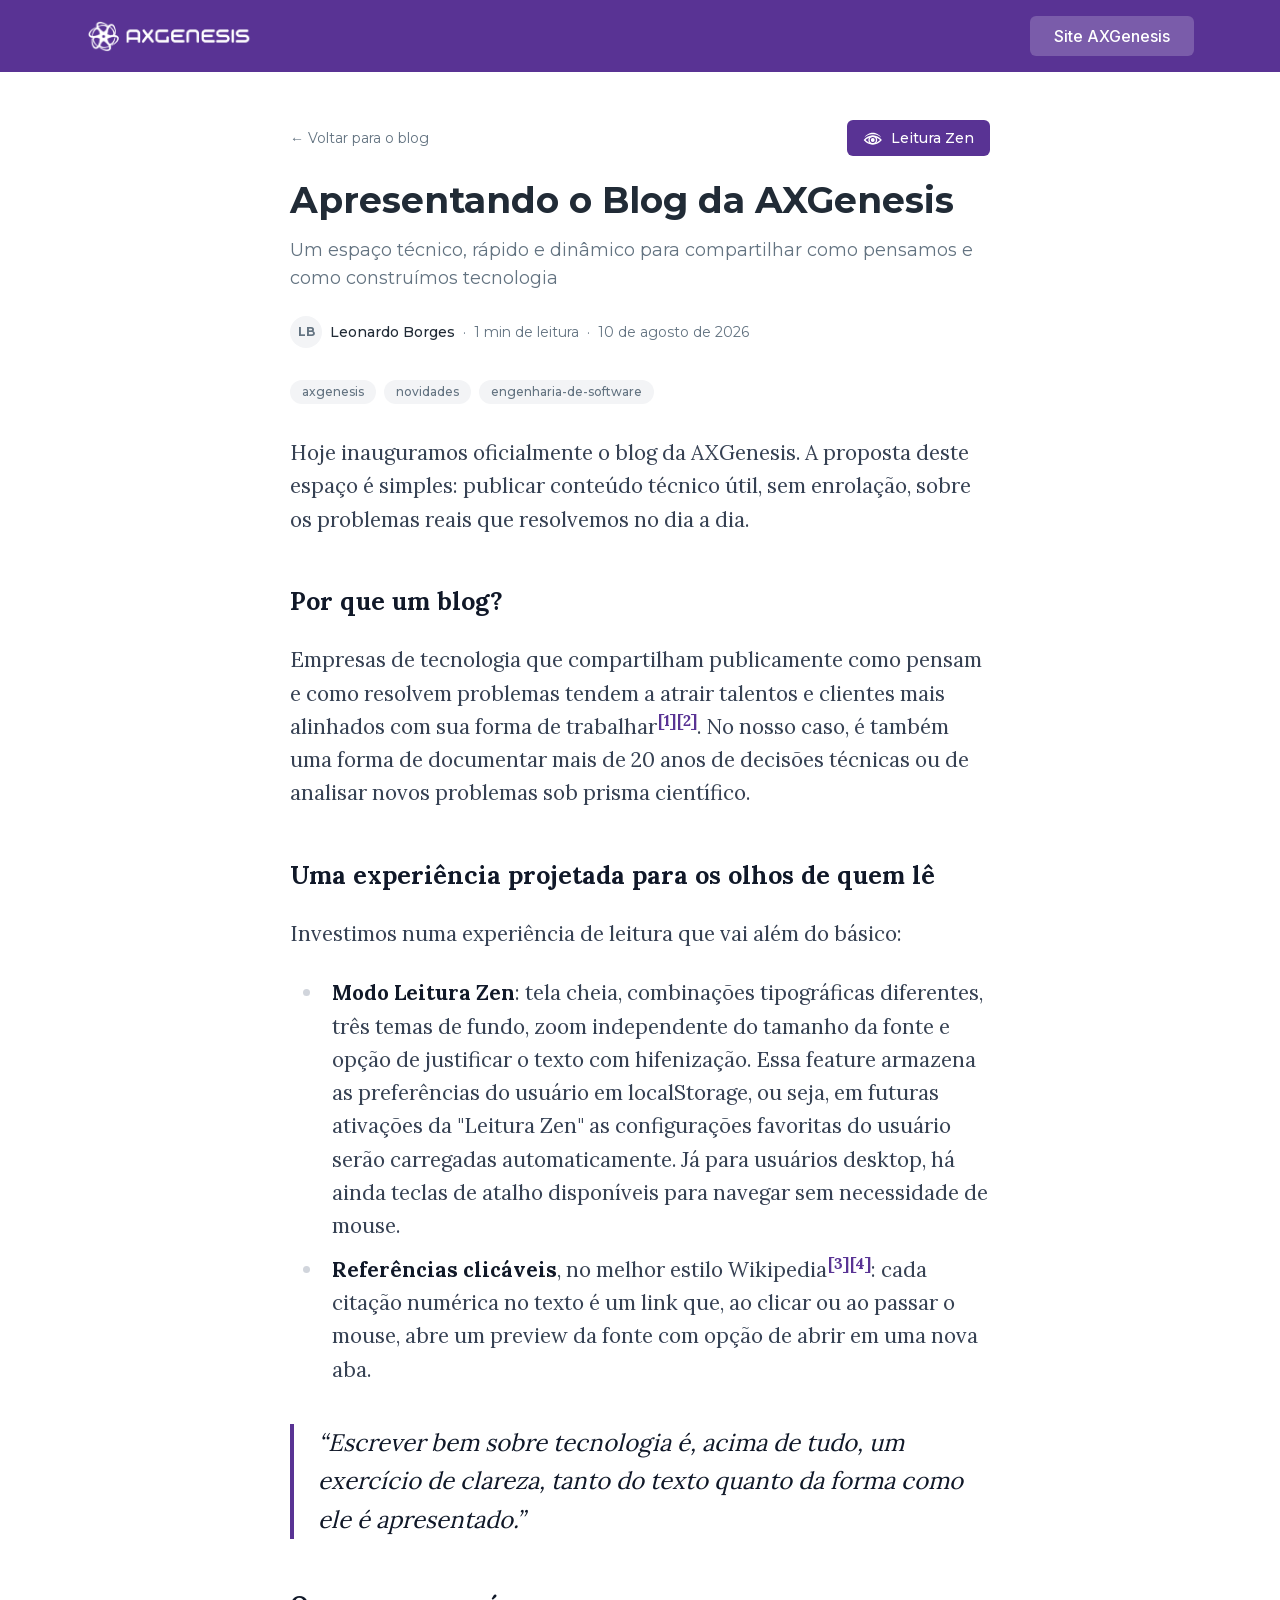
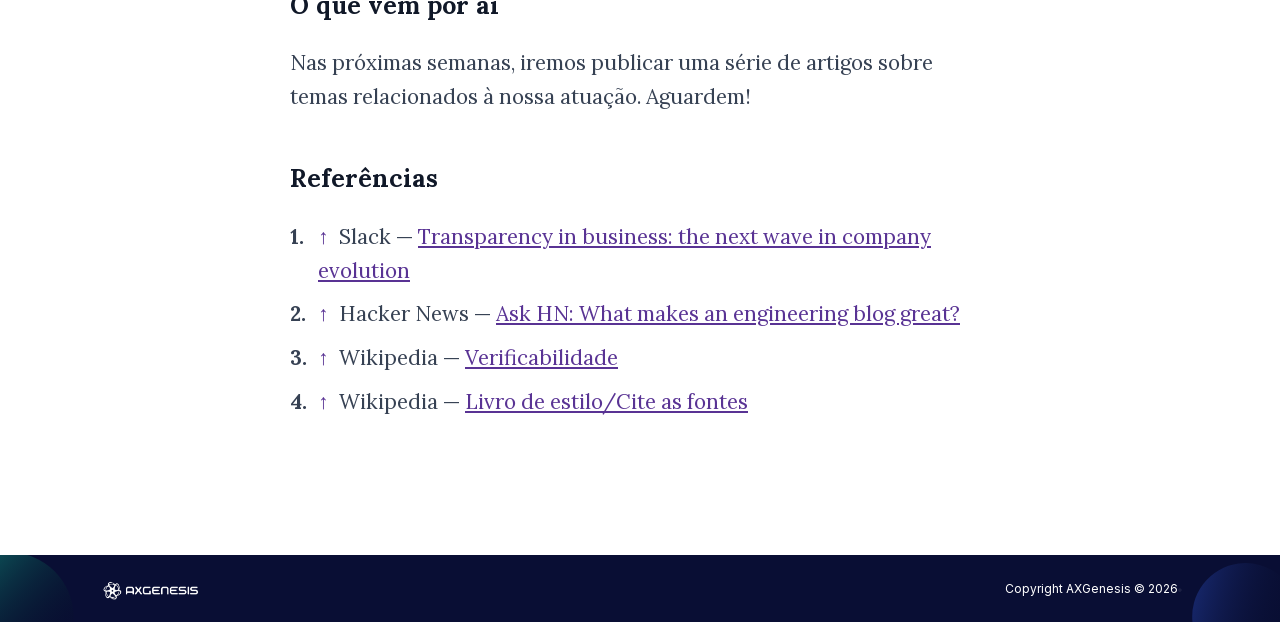
<file: blog/apresentando-o-blog-axgenesis/index.html>
<!DOCTYPE html><!--Sg5rdj_1KWpmY6Qo72u5e--><html lang="en"><head><meta charSet="utf-8"/><meta name="viewport" content="width=device-width, initial-scale=1"/><link rel="preload" href="/_next/static/media/e4af272ccee01ff0-s.p.woff2" as="font" crossorigin="" type="font/woff2"/><link rel="preload" href="/_next/static/media/5c0c2bcbaa4149ca-s.p.woff2" as="font" crossorigin="" type="font/woff2"/><link rel="preload" href="/_next/static/media/8a3e7529b362bc07-s.p.woff2" as="font" crossorigin="" type="font/woff2"/><link rel="preload" href="/_next/static/media/904be59b21bd51cb-s.p.woff2" as="font" crossorigin="" type="font/woff2"/><link rel="preload" href="/_next/static/media/9cf9c6e84ed13b5e-s.p.woff2" as="font" crossorigin="" type="font/woff2"/><link rel="preload" href="/_next/static/media/a673f3155c1e63e4-s.p.woff2" as="font" crossorigin="" type="font/woff2"/><link rel="preload" href="/_next/static/media/b2ebf87ab9933384-s.p.woff2" as="font" crossorigin="" type="font/woff2"/><link rel="preload" href="/_next/static/media/d194c6c410f39f2c-s.p.woff2" as="font" crossorigin="" type="font/woff2"/><link rel="preload" as="image" href="/assets/images/logo/logo-white.png?v251006"/><link rel="preload" as="image" href="/assets/images/logo/logo.png?v251006"/><link rel="stylesheet" href="/_next/static/css/878506a8f1ede162.css" data-precedence="next"/><link rel="stylesheet" href="/_next/static/css/25c878a8193214cf.css" data-precedence="next"/><link rel="stylesheet" href="/_next/static/css/09690c1ff18b5e65.css" data-precedence="next"/><link rel="preload" as="script" fetchPriority="low" href="/_next/static/chunks/webpack-84e8098a0999b35b.js"/><script src="/_next/static/chunks/4bd1b696-c023c6e3521b1417.js" async=""></script><script src="/_next/static/chunks/255-bc8b3b9a93d25a64.js" async=""></script><script src="/_next/static/chunks/main-app-a65206d79a00ed48.js" async=""></script><script src="/_next/static/chunks/app/layout-ecc657e2319ba017.js" async=""></script><script src="/_next/static/chunks/619-ba102abea3e3d0e4.js" async=""></script><script src="/_next/static/chunks/356-1fcf197c11312f1f.js" async=""></script><script src="/_next/static/chunks/app/blog/layout-c70bf481ccc8db11.js" async=""></script><script src="/_next/static/chunks/app/blog/%5Bslug%5D/page-e84f4f396ef6afcf.js" async=""></script><link rel="preload" href="/assets/js/wow.min.js" as="script"/><link rel="preload" href="/assets/js/main.js" as="script"/><meta name="next-size-adjust" content=""/><link rel="preload" href="/assets/images/logo/logo.png?v251006" as="image"/><title>Apresentando o Blog da AXGenesis | Blog AXGenesis</title><meta name="description" content="Estreamos o blog da AXGenesis: conteúdo técnico direto ao ponto sobre automação, IA aplicada e arquitetura de software, com uma experiência de leitura pensada nos olhos de quem lê."/><meta name="robots" content="noindex, nofollow, nocache"/><meta name="googlebot" content="noindex, nofollow, noimageindex, max-video-preview:-1, max-image-preview:none, max-snippet:-1"/><link rel="icon" href="/assets/images/favicon.png"/><script src="/_next/static/chunks/polyfills-42372ed130431b0a.js" noModule=""></script></head><body class="__variable_b9c7ce antialiased font-inter"><div hidden=""><!--$--><!--/$--></div><script>(self.__next_s=self.__next_s||[]).push(["/assets/js/wow.min.js",{}])</script><div class="absolute top-0 left-0 z-40 flex items-center w-full bg-primary ud-header"><div class="container px-4 mx-auto"><div class="relative flex items-center justify-between -mx-4"><div class="max-w-full px-4 w-full sm:w-60"><a class="block w-full py-5 navbar-logo" href="/"><img alt="logo" width="701" height="133" decoding="async" data-nimg="1" class="w-full header-logo header-logo-white" style="color:transparent" src="/assets/images/logo/logo-white.png?v251006"/><img alt="logo" width="701" height="133" decoding="async" data-nimg="1" class="w-full header-logo header-logo-black hidden" style="color:transparent" src="/assets/images/logo/logo.png?v251006"/></a></div><div class="flex items-center justify-between w-full px-4"><div class="flex-1 flex justify-center"><button id="navbarToggler" class="absolute right-4 top-1/2 block -translate-y-1/2 rounded-lg px-3 py-[6px] ring-primary lg:hidden "><span class="relative my-[6px] block h-[2px] w-[30px] bg-white"></span><span class="relative my-[6px] block h-[2px] w-[30px] bg-white"></span><span class="relative my-[6px] block h-[2px] w-[30px] bg-white"></span></button><nav id="navbarCollapse" class="absolute right-4 top-full w-full max-w-[250px] rounded-lg bg-white py-5 shadow-lg dark:bg-dark-2 lg:static lg:block lg:w-full lg:max-w-full lg:min-h-[72px] lg:bg-transparent lg:px-4 lg:py-0 lg:shadow-none dark:lg:bg-transparent xl:px-6 hidden"><ul class="block lg:flex lg:justify-center"><li class="relative group lg:hidden"><a class="flex py-2 mx-8 text-base font-medium text-black dark:text-dark lg:text-white group-hover:text-primary dark:lg:text-white lg:mx-4 lg:inline-flex lg:px-0 lg:py-6 lg:group-hover:text-white lg:group-hover:opacity-70 xl:mx-6" href="/blog/">Blog AXGenesis</a></li><li class="relative group lg:hidden"><a class="flex py-2 mx-8 text-base font-medium text-black dark:text-dark lg:text-white group-hover:text-primary dark:lg:text-white lg:mx-4 lg:inline-flex lg:px-0 lg:py-6 lg:group-hover:text-white lg:group-hover:opacity-70 xl:mx-6" href="/">Website principal</a></li></ul></nav></div><div class="flex items-center justify-end shrink-0 pr-16 lg:pr-0"><div class="hidden lg:flex"><a class="whitespace-nowrap px-6 py-2 text-base font-medium text-white duration-300 ease-in-out rounded-md bg-white/20 signUpBtn hover:bg-white/100 hover:text-dark" href="/">Site AXGenesis</a></div></div></div></div></div></div><div class="__className_667262 pt-[100px] md:pt-[120px] lg:pt-[120px]"><section class="pb-20 md:pb-28 lg:pb-32"><div class="container px-4 mx-auto"><article class="mx-auto max-w-[700px]"><div class="mb-6 flex items-center justify-between"><a class="text-sm text-body-color hover:text-primary" href="/blog/">← Voltar para o blog</a><button type="button" title="Leitura Zen [Z]" class="flex items-center gap-2 text-sm font-medium text-white bg-primary hover:bg-primary/90 transition-colors px-4 py-2 rounded-md"><svg width="20" height="20" viewBox="75 40 150 100" xmlns="http://www.w3.org/2000/svg"><g transform="translate(0,-87)"><circle cx="148.5" cy="192" r="28.18" fill="none" stroke="currentColor" stroke-width="10"></circle><path d="M 560.35 289.79 A 305.71 305.71 0 0 0 328.83 396.09 A 305.71 305.71 0 0 0 561.26 503.37 A 305.71 305.71 0 0 0 792.47 397.1 A 305.71 305.71 0 0 0 560.35 289.79 z" transform="matrix(0.26458333,0,0,0.26458333,0,87)" fill="none" stroke="currentColor" stroke-width="37.8"></path><circle cx="148.5" cy="192" r="14.17" fill="currentColor"></circle><path d="m 210.54,170.89 c -13.75,-18.1 -30.93,-25.68 -39.43,-28.64 -9.42,-3.29 -17.17,-4.13 -22.69,-4.14 -5.51,0.01 -13.22,0.85 -22.6,4.12 -8.47,2.95 -25.57,10.48 -39.3,28.45 a 0.85,0.85 90 0 0 1.28,1.1 c 7.98,-8.23 16.34,-13.25 22.91,-16.3 6.66,-3.09 12.67,-4.71 17.22,-5.63 8.32,-1.67 16.12,-1.75 20.48,-1.75 4.38,0.01 12.21,0.11 20.56,1.82 4.56,0.94 10.59,2.59 17.25,5.72 6.58,3.09 14.94,8.17 22.89,16.46 a 0.94,0.94 90 0 0 1.43,-1.22 z" fill="currentColor"></path><circle cx="143.87" cy="192" r="9.53" fill="white"></circle></g></svg>Leitura Zen</button></div><h1 class="mb-4 text-3xl font-bold text-black dark:text-white sm:text-4xl">Apresentando o Blog da AXGenesis</h1><p class="mb-6 text-lg text-body-color">Um espaço técnico, rápido e dinâmico para compartilhar como pensamos e como construímos tecnologia</p><div class="mb-8"><div class="flex items-center gap-2 text-sm text-body-color"><span class="flex h-8 w-8 text-xs shrink-0 items-center justify-center rounded-full bg-gray-2 font-semibold text-body-color dark:bg-dark-2 dark:text-white">LB</span><span class="font-medium text-black dark:text-white">Leonardo Borges</span><span aria-hidden="true">·</span><span>1<!-- --> min de leitura</span><span aria-hidden="true">·</span><span>10 de agosto de 2026</span></div></div><div class="mb-8 flex flex-wrap gap-2"><span class="rounded-full bg-gray-2 px-3 py-1 text-xs font-medium text-body-color dark:bg-dark-2">axgenesis</span><span class="rounded-full bg-gray-2 px-3 py-1 text-xs font-medium text-body-color dark:bg-dark-2">novidades</span><span class="rounded-full bg-gray-2 px-3 py-1 text-xs font-medium text-body-color dark:bg-dark-2">engenharia-de-software</span></div><div class="__className_212395 prose max-w-none text-[1.3rem] leading-[1.6] dark:prose-invert prose-a:text-primary prose-headings:font-bold prose-h2:text-[1.55rem] prose-blockquote:border-l-4 prose-blockquote:border-primary prose-blockquote:text-[1.15em]"><p>Hoje inauguramos oficialmente o blog da AXGenesis. A proposta deste espaço é simples: publicar conteúdo técnico útil, sem enrolação, sobre os problemas reais que resolvemos no dia a dia.</p>
<h2>Por que um blog?</h2>
<p>Empresas de tecnologia que compartilham publicamente como pensam e como resolvem problemas tendem a atrair talentos e clientes mais alinhados com sua forma de trabalhar<sup class="citation"><a href="#ref-1" id="citeref-1">[1]</a></sup><sup class="citation"><a href="#ref-2" id="citeref-2">[2]</a></sup>. No nosso caso, é também uma forma de documentar mais de 20 anos de decisões técnicas ou de analisar novos problemas sob prisma científico.</p>
<h2>Uma experiência projetada para os olhos de quem lê</h2>
<p>Investimos numa experiência de leitura que vai além do básico:</p>
<ul>
<li><strong>Modo Leitura Zen</strong>: tela cheia, combinações tipográficas diferentes, três temas de fundo, zoom independente do tamanho da fonte e opção de justificar o texto com hifenização. Essa feature armazena as preferências do usuário em localStorage, ou seja, em futuras ativações da "Leitura Zen" as configurações favoritas do usuário serão carregadas automaticamente. Já para usuários desktop, há ainda teclas de atalho disponíveis para navegar sem necessidade de mouse.</li>
<li><strong>Referências clicáveis</strong>, no melhor estilo Wikipedia<sup class="citation"><a href="#ref-3" id="citeref-3">[3]</a></sup><sup class="citation"><a href="#ref-4" id="citeref-4">[4]</a></sup>: cada citação numérica no texto é um link que, ao clicar ou ao passar o mouse, abre um preview da fonte com opção de abrir em uma nova aba.</li>
</ul>
<blockquote>
<p>Escrever bem sobre tecnologia é, acima de tudo, um exercício de clareza, tanto do texto quanto da forma como ele é apresentado.</p>
</blockquote>
<h2>O que vem por aí</h2>
<p>Nas próximas semanas, iremos publicar uma série de artigos sobre temas relacionados à nossa atuação. Aguardem!</p>
<h2>Referências</h2>
<ol class="references">
<li id="ref-1"><a href="#citeref-1" class="ref-backlink" aria-label="Voltar à citação 1">↑</a> Slack — <a href="https://slack.com/intl/en-nz/blog/collaboration/transparency-in-business-company-evolution">Transparency in business: the next wave in company evolution</a></li>
<li id="ref-2"><a href="#citeref-2" class="ref-backlink" aria-label="Voltar à citação 2">↑</a> Hacker News — <a href="https://news.ycombinator.com/item?id=44382354">Ask HN: What makes an engineering blog great?</a></li>
<li id="ref-3"><a href="#citeref-3" class="ref-backlink" aria-label="Voltar à citação 3">↑</a> Wikipedia — <a href="https://pt.wikipedia.org/wiki/Wikip%C3%A9dia:Verificabilidade">Verificabilidade</a></li>
<li id="ref-4"><a href="#citeref-4" class="ref-backlink" aria-label="Voltar à citação 4">↑</a> Wikipedia — <a href="https://pt.wikipedia.org/wiki/Wikip%C3%A9dia:Livro_de_estilo/Cite_as_fontes">Livro de estilo/Cite as fontes</a></li>
</ol>
</div></article></div></section><!--$--><!--/$--></div><footer class="wow fadeInUp relative z-10 bg-[#090E34] pt-10 lg:pt-[10px] overflow-hidden" data-wow-delay=".15s"><div class="container px-2 sm:px-4 mx-auto"><div class="grid grid-cols-2 gap-2 sm:gap-4"><div class="p-2 sm:p-4"><div class="w-full"><a href="/index.html" class="inline-block max-w-[100px] sm:max-w-[160px]"><img alt="logo" loading="lazy" width="100" height="50" decoding="async" data-nimg="1" class="max-w-full" style="color:transparent" src="/assets/images/logo/logo-white.png?v251006"/></a></div></div><div class="p-2 sm:p-4"><div class="flex items-center justify-end text-white text-[10px] mr-3 lg:mr-0 sm:text-xs -mx-3">Copyright AXGenesis © 2026</div></div></div></div><div><span class="absolute left-0 top-0 z-[-1]"><img alt="" loading="lazy" width="100" height="50" decoding="async" data-nimg="1" style="color:transparent" src="/assets/images/footer/shape-1.svg"/></span><span class="absolute bottom-0 right-0 z-[-1]"><img alt="" loading="lazy" width="100" height="50" decoding="async" data-nimg="1" style="color:transparent" src="/assets/images/footer/shape-3.svg"/></span><span class="absolute right-0 top-0 z-[-1]"><svg width="102" height="102" viewBox="0 0 102 102" fill="none" xmlns="http://www.w3.org/2000/svg"><path d="M1.8667 33.1956C2.89765 33.1956 3.7334 34.0318 3.7334 35.0633C3.7334 36.0947 2.89765 36.9309 1.8667 36.9309C0.835744 36.9309 4.50645e-08 36.0947 0 35.0633C-4.50645e-08 34.0318 0.835744 33.1956 1.8667 33.1956Z" fill="white" fill-opacity="0.08"></path></svg></span></div><a href="#top" class="fixed left-auto items-center justify-center hidden w-10 h-10 text-white transition duration-300 ease-in-out rounded-md shadow-md back-to-top bottom-8 right-8 z-999 bg-primary hover:hover"><span class="mt-[6px] h-3 w-3 rotate-45 border-l border-t border-white"></span></a></footer><script src="/_next/static/chunks/webpack-84e8098a0999b35b.js" id="_R_" async=""></script><script>(self.__next_f=self.__next_f||[]).push([0])</script><script>self.__next_f.push([1,"1:\"$Sreact.fragment\"\n2:I[1402,[\"177\",\"static/chunks/app/layout-ecc657e2319ba017.js\"],\"\"]\n3:I[9766,[],\"\"]\n4:I[8924,[],\"\"]\n5:I[7799,[\"619\",\"static/chunks/619-ba102abea3e3d0e4.js\",\"356\",\"static/chunks/356-1fcf197c11312f1f.js\",\"584\",\"static/chunks/app/blog/layout-c70bf481ccc8db11.js\"],\"default\"]\n6:I[7696,[\"619\",\"static/chunks/619-ba102abea3e3d0e4.js\",\"356\",\"static/chunks/356-1fcf197c11312f1f.js\",\"584\",\"static/chunks/app/blog/layout-c70bf481ccc8db11.js\"],\"default\"]\n8:I[4431,[],\"OutletBoundary\"]\na:I[5278,[],\"AsyncMetadataOutlet\"]\nc:I[4431,[],\"ViewportBoundary\"]\ne:I[4431,[],\"MetadataBoundary\"]\nf:\"$Sreact.suspense\"\n11:I[7150,[],\"\"]\n:HL[\"/_next/static/media/e4af272ccee01ff0-s.p.woff2\",\"font\",{\"crossOrigin\":\"\",\"type\":\"font/woff2\"}]\n:HL[\"/_next/static/css/878506a8f1ede162.css\",\"style\"]\n:HL[\"/_next/static/css/25c878a8193214cf.css\",\"style\"]\n:HL[\"/_next/static/media/5c0c2bcbaa4149ca-s.p.woff2\",\"font\",{\"crossOrigin\":\"\",\"type\":\"font/woff2\"}]\n:HL[\"/_next/static/media/8a3e7529b362bc07-s.p.woff2\",\"font\",{\"crossOrigin\":\"\",\"type\":\"font/woff2\"}]\n:HL[\"/_next/static/media/904be59b21bd51cb-s.p.woff2\",\"font\",{\"crossOrigin\":\"\",\"type\":\"font/woff2\"}]\n:HL[\"/_next/static/media/9cf9c6e84ed13b5e-s.p.woff2\",\"font\",{\"crossOrigin\":\"\",\"type\":\"font/woff2\"}]\n:HL[\"/_next/static/media/a673f3155c1e63e4-s.p.woff2\",\"font\",{\"crossOrigin\":\"\",\"type\":\"font/woff2\"}]\n:HL[\"/_next/static/media/b2ebf87ab9933384-s.p.woff2\",\"font\",{\"crossOrigin\":\"\",\"type\":\"font/woff2\"}]\n:HL[\"/_next/static/media/d194c6c410f39f2c-s.p.woff2\",\"font\",{\"crossOrigin\":\"\",\"type\":\"font/woff2\"}]\n:HL[\"/_next/static/css/09690c1ff18b5e65.css\",\"style\"]\n"])</script><script>self.__next_f.push([1,"0:{\"P\":null,\"b\":\"Sg5rdj-1KWpmY6Qo72u5e\",\"p\":\"\",\"c\":[\"\",\"blog\",\"apresentando-o-blog-axgenesis\",\"\"],\"i\":false,\"f\":[[[\"\",{\"children\":[\"blog\",{\"children\":[[\"slug\",\"apresentando-o-blog-axgenesis\",\"d\"],{\"children\":[\"__PAGE__\",{}]}]}]},\"$undefined\",\"$undefined\",true],[\"\",[\"$\",\"$1\",\"c\",{\"children\":[[[\"$\",\"link\",\"0\",{\"rel\":\"stylesheet\",\"href\":\"/_next/static/css/878506a8f1ede162.css\",\"precedence\":\"next\",\"crossOrigin\":\"$undefined\",\"nonce\":\"$undefined\"}],[\"$\",\"link\",\"1\",{\"rel\":\"stylesheet\",\"href\":\"/_next/static/css/25c878a8193214cf.css\",\"precedence\":\"next\",\"crossOrigin\":\"$undefined\",\"nonce\":\"$undefined\"}]],[\"$\",\"html\",null,{\"lang\":\"en\",\"children\":[[\"$\",\"head\",null,{\"children\":[\"$\",\"link\",null,{\"rel\":\"preload\",\"href\":\"/assets/images/logo/logo.png?v251006\",\"as\":\"image\"}]}],[\"$\",\"body\",null,{\"className\":\"__variable_b9c7ce antialiased font-inter\",\"children\":[[\"$\",\"$L2\",null,{\"src\":\"/assets/js/wow.min.js\",\"strategy\":\"beforeInteractive\"}],[\"$\",\"$L3\",null,{\"parallelRouterKey\":\"children\",\"error\":\"$undefined\",\"errorStyles\":\"$undefined\",\"errorScripts\":\"$undefined\",\"template\":[\"$\",\"$L4\",null,{}],\"templateStyles\":\"$undefined\",\"templateScripts\":\"$undefined\",\"notFound\":[[[\"$\",\"title\",null,{\"children\":\"404: This page could not be found.\"}],[\"$\",\"div\",null,{\"style\":{\"fontFamily\":\"system-ui,\\\"Segoe UI\\\",Roboto,Helvetica,Arial,sans-serif,\\\"Apple Color Emoji\\\",\\\"Segoe UI Emoji\\\"\",\"height\":\"100vh\",\"textAlign\":\"center\",\"display\":\"flex\",\"flexDirection\":\"column\",\"alignItems\":\"center\",\"justifyContent\":\"center\"},\"children\":[\"$\",\"div\",null,{\"children\":[[\"$\",\"style\",null,{\"dangerouslySetInnerHTML\":{\"__html\":\"body{color:#000;background:#fff;margin:0}.next-error-h1{border-right:1px solid rgba(0,0,0,.3)}@media (prefers-color-scheme:dark){body{color:#fff;background:#000}.next-error-h1{border-right:1px solid rgba(255,255,255,.3)}}\"}}],[\"$\",\"h1\",null,{\"className\":\"next-error-h1\",\"style\":{\"display\":\"inline-block\",\"margin\":\"0 20px 0 0\",\"padding\":\"0 23px 0 0\",\"fontSize\":24,\"fontWeight\":500,\"verticalAlign\":\"top\",\"lineHeight\":\"49px\"},\"children\":404}],[\"$\",\"div\",null,{\"style\":{\"display\":\"inline-block\"},\"children\":[\"$\",\"h2\",null,{\"style\":{\"fontSize\":14,\"fontWeight\":400,\"lineHeight\":\"49px\",\"margin\":0},\"children\":\"This page could not be found.\"}]}]]}]}]],[]],\"forbidden\":\"$undefined\",\"unauthorized\":\"$undefined\"}],[\"$\",\"$L2\",null,{\"src\":\"/assets/js/main.js\",\"strategy\":\"afterInteractive\"}]]}]]}]]}],{\"children\":[\"blog\",[\"$\",\"$1\",\"c\",{\"children\":[[[\"$\",\"link\",\"0\",{\"rel\":\"stylesheet\",\"href\":\"/_next/static/css/09690c1ff18b5e65.css\",\"precedence\":\"next\",\"crossOrigin\":\"$undefined\",\"nonce\":\"$undefined\"}]],[[\"$\",\"$L5\",null,{}],[\"$\",\"div\",null,{\"className\":\"__className_667262 pt-[100px] md:pt-[120px] lg:pt-[120px]\",\"children\":[\"$\",\"$L3\",null,{\"parallelRouterKey\":\"children\",\"error\":\"$undefined\",\"errorStyles\":\"$undefined\",\"errorScripts\":\"$undefined\",\"template\":[\"$\",\"$L4\",null,{}],\"templateStyles\":\"$undefined\",\"templateScripts\":\"$undefined\",\"notFound\":\"$undefined\",\"forbidden\":\"$undefined\",\"unauthorized\":\"$undefined\"}]}],[\"$\",\"$L6\",null,{}]]]}],{\"children\":[[\"slug\",\"apresentando-o-blog-axgenesis\",\"d\"],[\"$\",\"$1\",\"c\",{\"children\":[null,[\"$\",\"$L3\",null,{\"parallelRouterKey\":\"children\",\"error\":\"$undefined\",\"errorStyles\":\"$undefined\",\"errorScripts\":\"$undefined\",\"template\":[\"$\",\"$L4\",null,{}],\"templateStyles\":\"$undefined\",\"templateScripts\":\"$undefined\",\"notFound\":\"$undefined\",\"forbidden\":\"$undefined\",\"unauthorized\":\"$undefined\"}]]}],{\"children\":[\"__PAGE__\",[\"$\",\"$1\",\"c\",{\"children\":[\"$L7\",null,[\"$\",\"$L8\",null,{\"children\":[\"$L9\",[\"$\",\"$La\",null,{\"promise\":\"$@b\"}]]}]]}],{},null,false]},null,false]},null,false]},null,false],[\"$\",\"$1\",\"h\",{\"children\":[null,[[\"$\",\"$Lc\",null,{\"children\":\"$Ld\"}],[\"$\",\"meta\",null,{\"name\":\"next-size-adjust\",\"content\":\"\"}]],[\"$\",\"$Le\",null,{\"children\":[\"$\",\"div\",null,{\"hidden\":true,\"children\":[\"$\",\"$f\",null,{\"fallback\":null,\"children\":\"$L10\"}]}]}]]}],false]],\"m\":\"$undefined\",\"G\":[\"$11\",[]],\"s\":false,\"S\":true}\n"])</script><script>self.__next_f.push([1,"12:I[2619,[\"619\",\"static/chunks/619-ba102abea3e3d0e4.js\",\"953\",\"static/chunks/app/blog/%5Bslug%5D/page-e84f4f396ef6afcf.js\"],\"\"]\n13:I[5721,[\"619\",\"static/chunks/619-ba102abea3e3d0e4.js\",\"953\",\"static/chunks/app/blog/%5Bslug%5D/page-e84f4f396ef6afcf.js\"],\"default\"]\n14:I[4310,[\"619\",\"static/chunks/619-ba102abea3e3d0e4.js\",\"953\",\"static/chunks/app/blog/%5Bslug%5D/page-e84f4f396ef6afcf.js\"],\"default\"]\n15:Tbcc,"])</script><script>self.__next_f.push([1,"\u003cp\u003eHoje inauguramos oficialmente o blog da AXGenesis. A proposta deste espaço é simples: publicar conteúdo técnico útil, sem enrolação, sobre os problemas reais que resolvemos no dia a dia.\u003c/p\u003e\n\u003ch2\u003ePor que um blog?\u003c/h2\u003e\n\u003cp\u003eEmpresas de tecnologia que compartilham publicamente como pensam e como resolvem problemas tendem a atrair talentos e clientes mais alinhados com sua forma de trabalhar\u003csup class=\"citation\"\u003e\u003ca href=\"#ref-1\" id=\"citeref-1\"\u003e[1]\u003c/a\u003e\u003c/sup\u003e\u003csup class=\"citation\"\u003e\u003ca href=\"#ref-2\" id=\"citeref-2\"\u003e[2]\u003c/a\u003e\u003c/sup\u003e. No nosso caso, é também uma forma de documentar mais de 20 anos de decisões técnicas ou de analisar novos problemas sob prisma científico.\u003c/p\u003e\n\u003ch2\u003eUma experiência projetada para os olhos de quem lê\u003c/h2\u003e\n\u003cp\u003eInvestimos numa experiência de leitura que vai além do básico:\u003c/p\u003e\n\u003cul\u003e\n\u003cli\u003e\u003cstrong\u003eModo Leitura Zen\u003c/strong\u003e: tela cheia, combinações tipográficas diferentes, três temas de fundo, zoom independente do tamanho da fonte e opção de justificar o texto com hifenização. Essa feature armazena as preferências do usuário em localStorage, ou seja, em futuras ativações da \"Leitura Zen\" as configurações favoritas do usuário serão carregadas automaticamente. Já para usuários desktop, há ainda teclas de atalho disponíveis para navegar sem necessidade de mouse.\u003c/li\u003e\n\u003cli\u003e\u003cstrong\u003eReferências clicáveis\u003c/strong\u003e, no melhor estilo Wikipedia\u003csup class=\"citation\"\u003e\u003ca href=\"#ref-3\" id=\"citeref-3\"\u003e[3]\u003c/a\u003e\u003c/sup\u003e\u003csup class=\"citation\"\u003e\u003ca href=\"#ref-4\" id=\"citeref-4\"\u003e[4]\u003c/a\u003e\u003c/sup\u003e: cada citação numérica no texto é um link que, ao clicar ou ao passar o mouse, abre um preview da fonte com opção de abrir em uma nova aba.\u003c/li\u003e\n\u003c/ul\u003e\n\u003cblockquote\u003e\n\u003cp\u003eEscrever bem sobre tecnologia é, acima de tudo, um exercício de clareza, tanto do texto quanto da forma como ele é apresentado.\u003c/p\u003e\n\u003c/blockquote\u003e\n\u003ch2\u003eO que vem por aí\u003c/h2\u003e\n\u003cp\u003eNas próximas semanas, iremos publicar uma série de artigos sobre temas relacionados à nossa atuação. Aguardem!\u003c/p\u003e\n\u003ch2\u003eReferências\u003c/h2\u003e\n\u003col class=\"references\"\u003e\n\u003cli id=\"ref-1\"\u003e\u003ca href=\"#citeref-1\" class=\"ref-backlink\" aria-label=\"Voltar à citação 1\"\u003e↑\u003c/a\u003e Slack — \u003ca href=\"https://slack.com/intl/en-nz/blog/collaboration/transparency-in-business-company-evolution\"\u003eTransparency in business: the next wave in company evolution\u003c/a\u003e\u003c/li\u003e\n\u003cli id=\"ref-2\"\u003e\u003ca href=\"#citeref-2\" class=\"ref-backlink\" aria-label=\"Voltar à citação 2\"\u003e↑\u003c/a\u003e Hacker News — \u003ca href=\"https://news.ycombinator.com/item?id=44382354\"\u003eAsk HN: What makes an engineering blog great?\u003c/a\u003e\u003c/li\u003e\n\u003cli id=\"ref-3\"\u003e\u003ca href=\"#citeref-3\" class=\"ref-backlink\" aria-label=\"Voltar à citação 3\"\u003e↑\u003c/a\u003e Wikipedia — \u003ca href=\"https://pt.wikipedia.org/wiki/Wikip%C3%A9dia:Verificabilidade\"\u003eVerificabilidade\u003c/a\u003e\u003c/li\u003e\n\u003cli id=\"ref-4\"\u003e\u003ca href=\"#citeref-4\" class=\"ref-backlink\" aria-label=\"Voltar à citação 4\"\u003e↑\u003c/a\u003e Wikipedia — \u003ca href=\"https://pt.wikipedia.org/wiki/Wikip%C3%A9dia:Livro_de_estilo/Cite_as_fontes\"\u003eLivro de estilo/Cite as fontes\u003c/a\u003e\u003c/li\u003e\n\u003c/ol\u003e\n"])</script><script>self.__next_f.push([1,"7:[\"$\",\"section\",null,{\"className\":\"pb-20 md:pb-28 lg:pb-32\",\"children\":[[\"$\",\"div\",null,{\"className\":\"container px-4 mx-auto\",\"children\":[\"$\",\"article\",null,{\"className\":\"mx-auto max-w-[700px]\",\"children\":[[\"$\",\"div\",null,{\"className\":\"mb-6 flex items-center justify-between\",\"children\":[[\"$\",\"$L12\",null,{\"href\":\"/blog\",\"className\":\"text-sm text-body-color hover:text-primary\",\"children\":\"← Voltar para o blog\"}],[\"$\",\"$L13\",null,{}]]}],[\"$\",\"h1\",null,{\"className\":\"mb-4 text-3xl font-bold text-black dark:text-white sm:text-4xl\",\"children\":\"Apresentando o Blog da AXGenesis\"}],[\"$\",\"p\",null,{\"className\":\"mb-6 text-lg text-body-color\",\"children\":\"Um espaço técnico, rápido e dinâmico para compartilhar como pensamos e como construímos tecnologia\"}],[\"$\",\"div\",null,{\"className\":\"mb-8\",\"children\":[\"$\",\"div\",null,{\"className\":\"flex items-center gap-2 text-sm text-body-color\",\"children\":[[\"$\",\"span\",null,{\"className\":\"flex h-8 w-8 text-xs shrink-0 items-center justify-center rounded-full bg-gray-2 font-semibold text-body-color dark:bg-dark-2 dark:text-white\",\"children\":\"LB\"}],[\"$\",\"span\",null,{\"className\":\"font-medium text-black dark:text-white\",\"children\":\"Leonardo Borges\"}],[\"$\",\"span\",null,{\"aria-hidden\":\"true\",\"children\":\"·\"}],[\"$\",\"span\",null,{\"children\":[1,\" min de leitura\"]}],[\"$\",\"span\",null,{\"aria-hidden\":\"true\",\"children\":\"·\"}],[\"$\",\"span\",null,{\"children\":\"10 de agosto de 2026\"}]]}]}],[\"$\",\"div\",null,{\"className\":\"mb-8 flex flex-wrap gap-2\",\"children\":[[\"$\",\"span\",\"axgenesis\",{\"className\":\"rounded-full bg-gray-2 px-3 py-1 text-xs font-medium text-body-color dark:bg-dark-2\",\"children\":\"axgenesis\"}],[\"$\",\"span\",\"novidades\",{\"className\":\"rounded-full bg-gray-2 px-3 py-1 text-xs font-medium text-body-color dark:bg-dark-2\",\"children\":\"novidades\"}],[\"$\",\"span\",\"engenharia-de-software\",{\"className\":\"rounded-full bg-gray-2 px-3 py-1 text-xs font-medium text-body-color dark:bg-dark-2\",\"children\":\"engenharia-de-software\"}]]}],[\"$\",\"$L14\",null,{\"contentHtml\":\"$15\",\"className\":\"__className_212395 prose max-w-none text-[1.3rem] leading-[1.6] dark:prose-invert prose-a:text-primary prose-headings:font-bold prose-h2:text-[1.55rem] prose-blockquote:border-l-4 prose-blockquote:border-primary prose-blockquote:text-[1.15em]\"}]]}]}],\"$L16\"]}]\n"])</script><script>self.__next_f.push([1,"17:I[3999,[\"619\",\"static/chunks/619-ba102abea3e3d0e4.js\",\"953\",\"static/chunks/app/blog/%5Bslug%5D/page-e84f4f396ef6afcf.js\"],\"default\"]\n18:Tbcc,"])</script><script>self.__next_f.push([1,"\u003cp\u003eHoje inauguramos oficialmente o blog da AXGenesis. A proposta deste espaço é simples: publicar conteúdo técnico útil, sem enrolação, sobre os problemas reais que resolvemos no dia a dia.\u003c/p\u003e\n\u003ch2\u003ePor que um blog?\u003c/h2\u003e\n\u003cp\u003eEmpresas de tecnologia que compartilham publicamente como pensam e como resolvem problemas tendem a atrair talentos e clientes mais alinhados com sua forma de trabalhar\u003csup class=\"citation\"\u003e\u003ca href=\"#ref-1\" id=\"citeref-1\"\u003e[1]\u003c/a\u003e\u003c/sup\u003e\u003csup class=\"citation\"\u003e\u003ca href=\"#ref-2\" id=\"citeref-2\"\u003e[2]\u003c/a\u003e\u003c/sup\u003e. No nosso caso, é também uma forma de documentar mais de 20 anos de decisões técnicas ou de analisar novos problemas sob prisma científico.\u003c/p\u003e\n\u003ch2\u003eUma experiência projetada para os olhos de quem lê\u003c/h2\u003e\n\u003cp\u003eInvestimos numa experiência de leitura que vai além do básico:\u003c/p\u003e\n\u003cul\u003e\n\u003cli\u003e\u003cstrong\u003eModo Leitura Zen\u003c/strong\u003e: tela cheia, combinações tipográficas diferentes, três temas de fundo, zoom independente do tamanho da fonte e opção de justificar o texto com hifenização. Essa feature armazena as preferências do usuário em localStorage, ou seja, em futuras ativações da \"Leitura Zen\" as configurações favoritas do usuário serão carregadas automaticamente. Já para usuários desktop, há ainda teclas de atalho disponíveis para navegar sem necessidade de mouse.\u003c/li\u003e\n\u003cli\u003e\u003cstrong\u003eReferências clicáveis\u003c/strong\u003e, no melhor estilo Wikipedia\u003csup class=\"citation\"\u003e\u003ca href=\"#ref-3\" id=\"citeref-3\"\u003e[3]\u003c/a\u003e\u003c/sup\u003e\u003csup class=\"citation\"\u003e\u003ca href=\"#ref-4\" id=\"citeref-4\"\u003e[4]\u003c/a\u003e\u003c/sup\u003e: cada citação numérica no texto é um link que, ao clicar ou ao passar o mouse, abre um preview da fonte com opção de abrir em uma nova aba.\u003c/li\u003e\n\u003c/ul\u003e\n\u003cblockquote\u003e\n\u003cp\u003eEscrever bem sobre tecnologia é, acima de tudo, um exercício de clareza, tanto do texto quanto da forma como ele é apresentado.\u003c/p\u003e\n\u003c/blockquote\u003e\n\u003ch2\u003eO que vem por aí\u003c/h2\u003e\n\u003cp\u003eNas próximas semanas, iremos publicar uma série de artigos sobre temas relacionados à nossa atuação. Aguardem!\u003c/p\u003e\n\u003ch2\u003eReferências\u003c/h2\u003e\n\u003col class=\"references\"\u003e\n\u003cli id=\"ref-1\"\u003e\u003ca href=\"#citeref-1\" class=\"ref-backlink\" aria-label=\"Voltar à citação 1\"\u003e↑\u003c/a\u003e Slack — \u003ca href=\"https://slack.com/intl/en-nz/blog/collaboration/transparency-in-business-company-evolution\"\u003eTransparency in business: the next wave in company evolution\u003c/a\u003e\u003c/li\u003e\n\u003cli id=\"ref-2\"\u003e\u003ca href=\"#citeref-2\" class=\"ref-backlink\" aria-label=\"Voltar à citação 2\"\u003e↑\u003c/a\u003e Hacker News — \u003ca href=\"https://news.ycombinator.com/item?id=44382354\"\u003eAsk HN: What makes an engineering blog great?\u003c/a\u003e\u003c/li\u003e\n\u003cli id=\"ref-3\"\u003e\u003ca href=\"#citeref-3\" class=\"ref-backlink\" aria-label=\"Voltar à citação 3\"\u003e↑\u003c/a\u003e Wikipedia — \u003ca href=\"https://pt.wikipedia.org/wiki/Wikip%C3%A9dia:Verificabilidade\"\u003eVerificabilidade\u003c/a\u003e\u003c/li\u003e\n\u003cli id=\"ref-4\"\u003e\u003ca href=\"#citeref-4\" class=\"ref-backlink\" aria-label=\"Voltar à citação 4\"\u003e↑\u003c/a\u003e Wikipedia — \u003ca href=\"https://pt.wikipedia.org/wiki/Wikip%C3%A9dia:Livro_de_estilo/Cite_as_fontes\"\u003eLivro de estilo/Cite as fontes\u003c/a\u003e\u003c/li\u003e\n\u003c/ol\u003e\n"])</script><script>self.__next_f.push([1,"16:[\"$\",\"$L17\",null,{\"title\":\"Apresentando o Blog da AXGenesis\",\"subtitle\":\"Um espaço técnico, rápido e dinâmico para compartilhar como pensamos e como construímos tecnologia\",\"date\":\"2026-08-10\",\"readingTime\":1,\"contentHtml\":\"$18\"}]\n"])</script><script>self.__next_f.push([1,"d:[[\"$\",\"meta\",\"0\",{\"charSet\":\"utf-8\"}],[\"$\",\"meta\",\"1\",{\"name\":\"viewport\",\"content\":\"width=device-width, initial-scale=1\"}]]\n9:null\n"])</script><script>self.__next_f.push([1,"19:I[622,[],\"IconMark\"]\nb:{\"metadata\":[[\"$\",\"title\",\"0\",{\"children\":\"Apresentando o Blog da AXGenesis | Blog AXGenesis\"}],[\"$\",\"meta\",\"1\",{\"name\":\"description\",\"content\":\"Estreamos o blog da AXGenesis: conteúdo técnico direto ao ponto sobre automação, IA aplicada e arquitetura de software, com uma experiência de leitura pensada nos olhos de quem lê.\"}],[\"$\",\"meta\",\"2\",{\"name\":\"robots\",\"content\":\"noindex, nofollow, nocache\"}],[\"$\",\"meta\",\"3\",{\"name\":\"googlebot\",\"content\":\"noindex, nofollow, noimageindex, max-video-preview:-1, max-image-preview:none, max-snippet:-1\"}],[\"$\",\"link\",\"4\",{\"rel\":\"icon\",\"href\":\"/assets/images/favicon.png\"}],[\"$\",\"$L19\",\"5\",{}]],\"error\":null,\"digest\":\"$undefined\"}\n"])</script><script>self.__next_f.push([1,"10:\"$b:metadata\"\n"])</script></body></html>
</file>
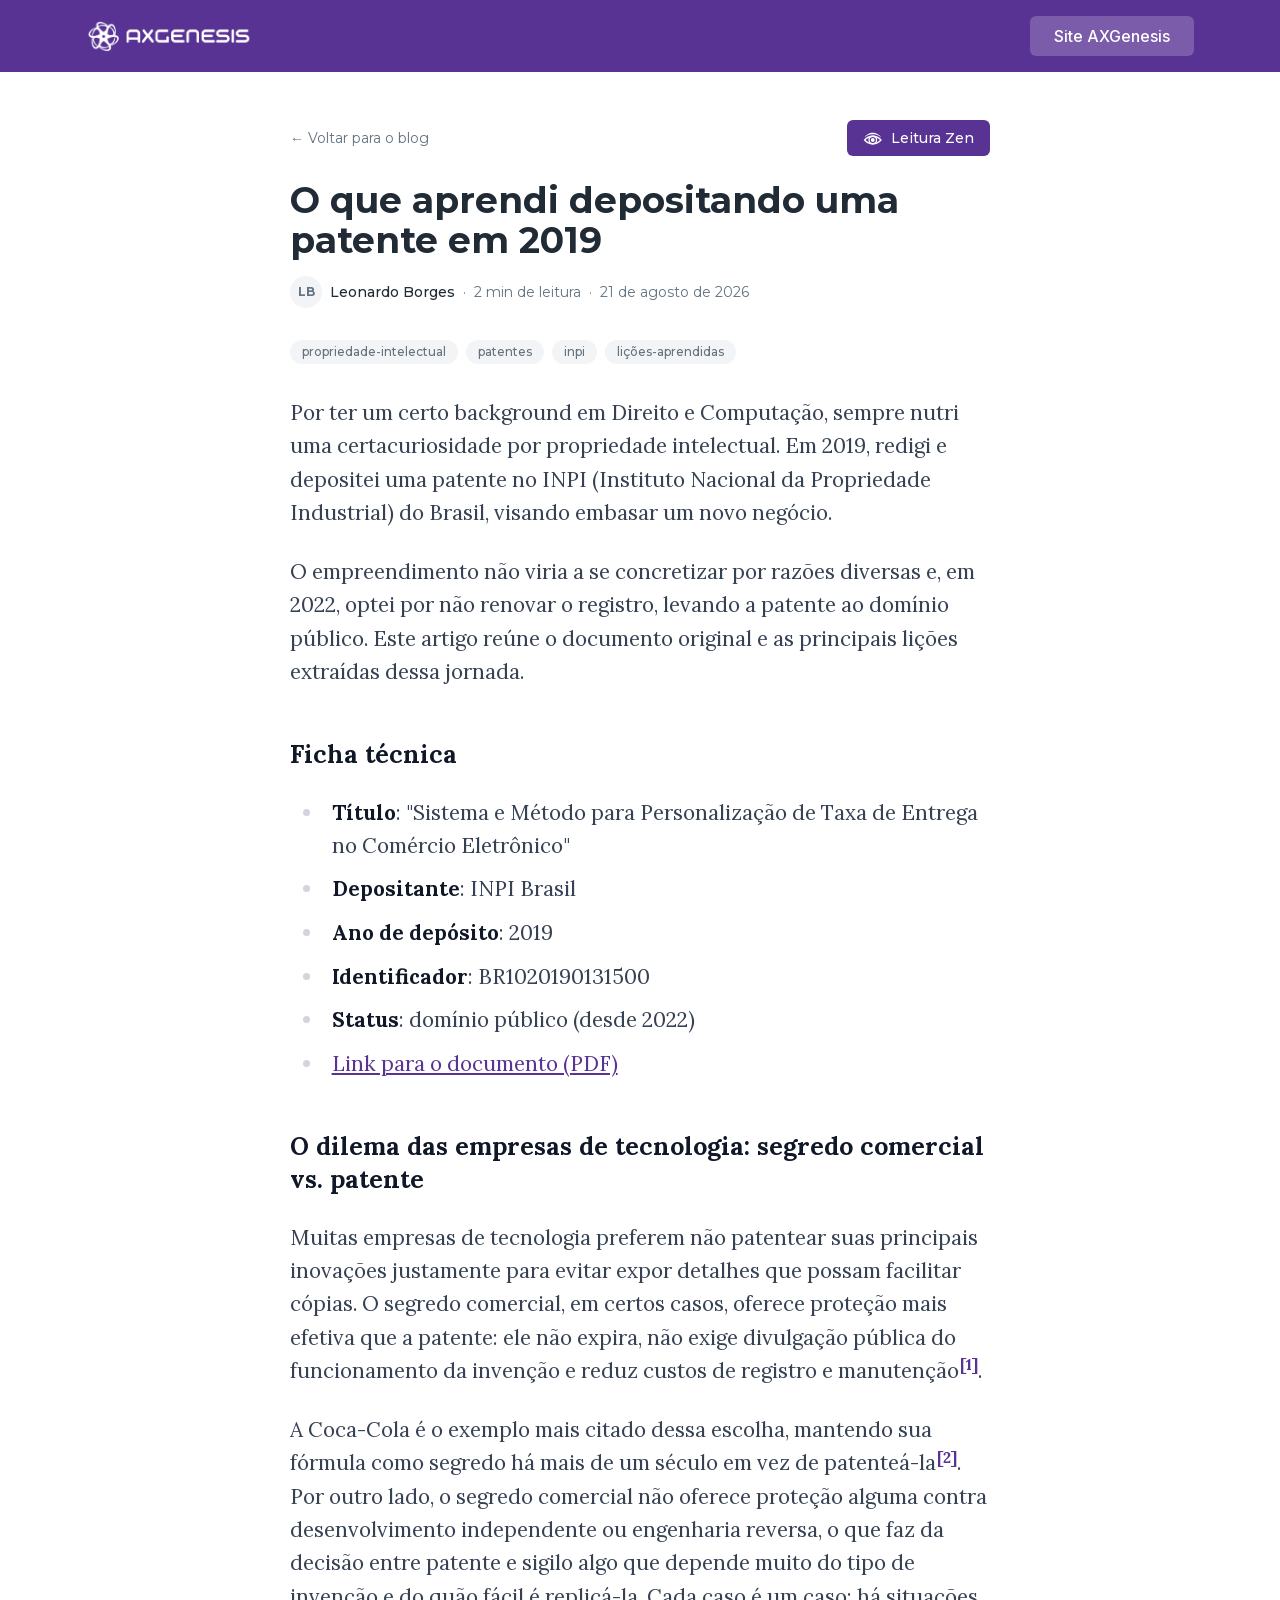
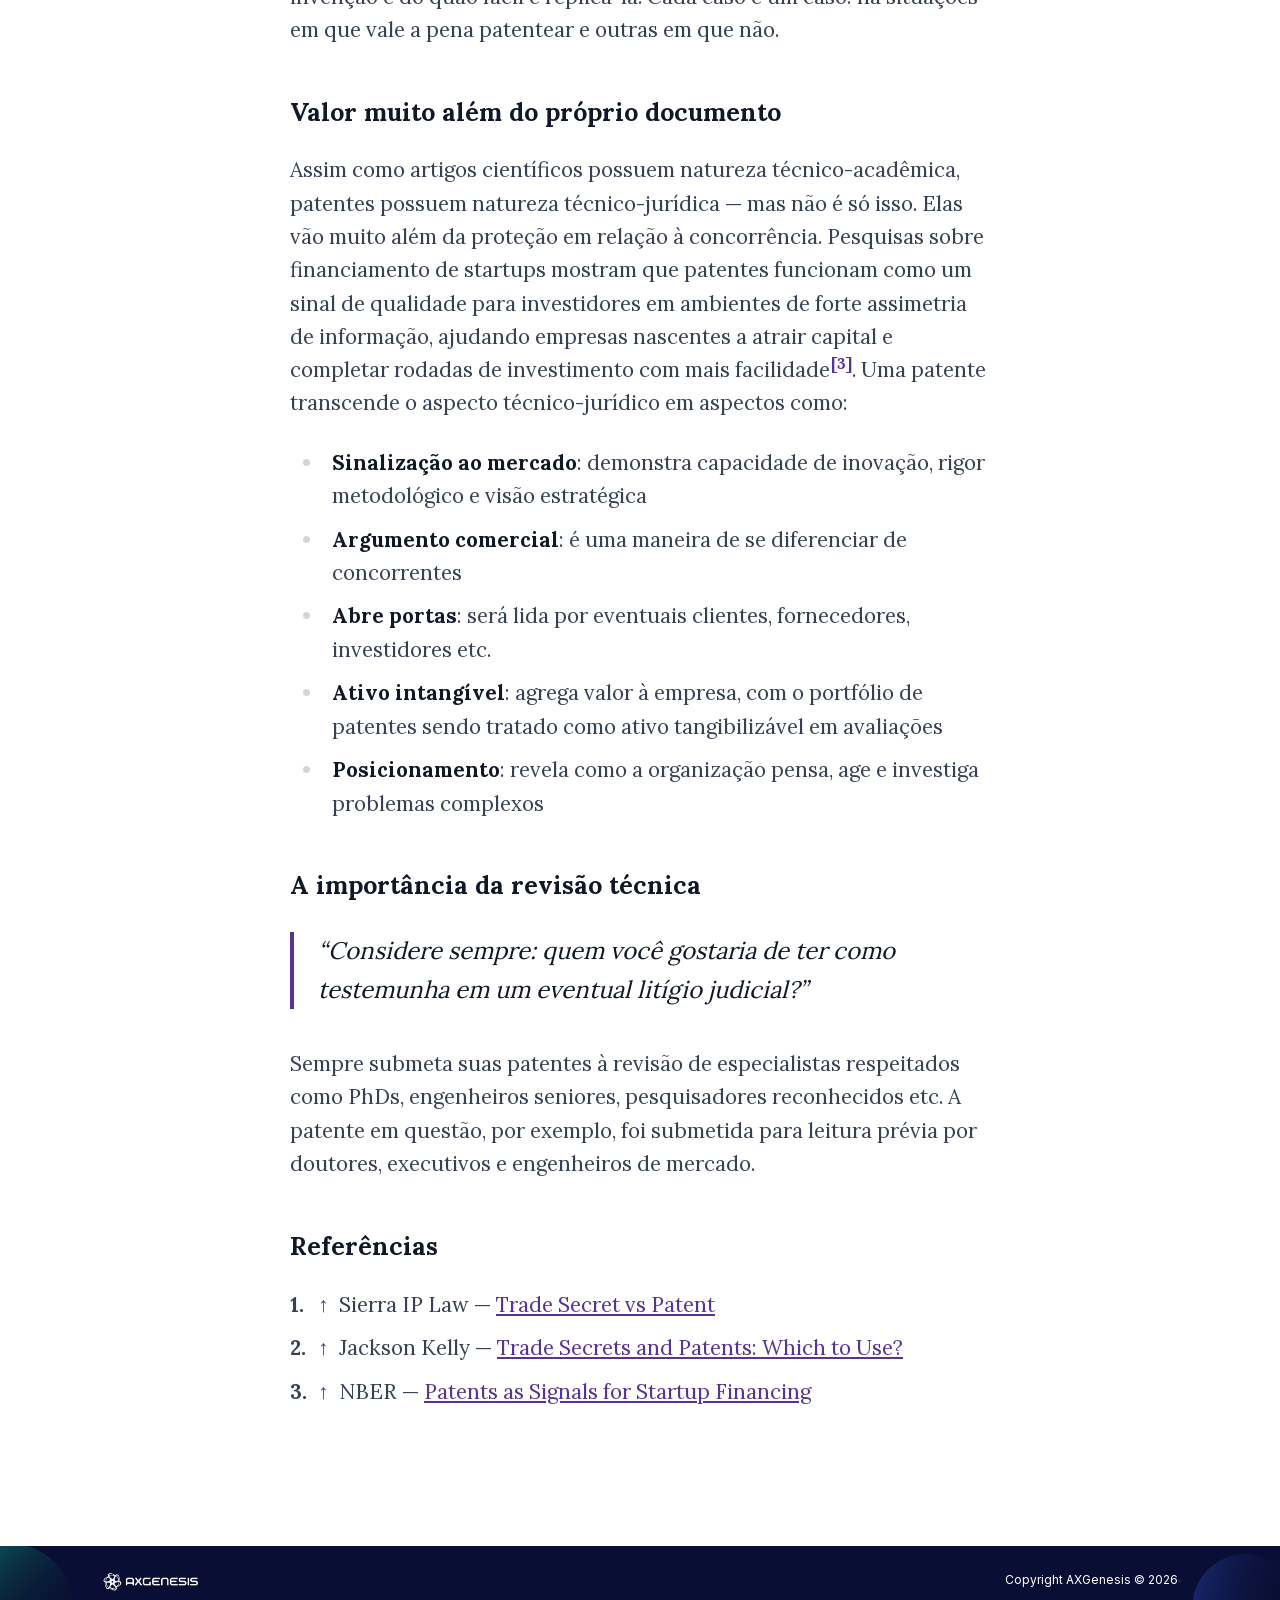
<file: blog/o-que-aprendi-depositando-uma-patente/index.html>
<!DOCTYPE html><!--Sg5rdj_1KWpmY6Qo72u5e--><html lang="en"><head><meta charSet="utf-8"/><meta name="viewport" content="width=device-width, initial-scale=1"/><link rel="preload" href="/_next/static/media/e4af272ccee01ff0-s.p.woff2" as="font" crossorigin="" type="font/woff2"/><link rel="preload" href="/_next/static/media/5c0c2bcbaa4149ca-s.p.woff2" as="font" crossorigin="" type="font/woff2"/><link rel="preload" href="/_next/static/media/8a3e7529b362bc07-s.p.woff2" as="font" crossorigin="" type="font/woff2"/><link rel="preload" href="/_next/static/media/904be59b21bd51cb-s.p.woff2" as="font" crossorigin="" type="font/woff2"/><link rel="preload" href="/_next/static/media/9cf9c6e84ed13b5e-s.p.woff2" as="font" crossorigin="" type="font/woff2"/><link rel="preload" href="/_next/static/media/a673f3155c1e63e4-s.p.woff2" as="font" crossorigin="" type="font/woff2"/><link rel="preload" href="/_next/static/media/b2ebf87ab9933384-s.p.woff2" as="font" crossorigin="" type="font/woff2"/><link rel="preload" href="/_next/static/media/d194c6c410f39f2c-s.p.woff2" as="font" crossorigin="" type="font/woff2"/><link rel="preload" as="image" href="/assets/images/logo/logo-white.png?v251006"/><link rel="preload" as="image" href="/assets/images/logo/logo.png?v251006"/><link rel="stylesheet" href="/_next/static/css/878506a8f1ede162.css" data-precedence="next"/><link rel="stylesheet" href="/_next/static/css/25c878a8193214cf.css" data-precedence="next"/><link rel="stylesheet" href="/_next/static/css/09690c1ff18b5e65.css" data-precedence="next"/><link rel="preload" as="script" fetchPriority="low" href="/_next/static/chunks/webpack-84e8098a0999b35b.js"/><script src="/_next/static/chunks/4bd1b696-c023c6e3521b1417.js" async=""></script><script src="/_next/static/chunks/255-bc8b3b9a93d25a64.js" async=""></script><script src="/_next/static/chunks/main-app-a65206d79a00ed48.js" async=""></script><script src="/_next/static/chunks/app/layout-ecc657e2319ba017.js" async=""></script><script src="/_next/static/chunks/619-ba102abea3e3d0e4.js" async=""></script><script src="/_next/static/chunks/356-1fcf197c11312f1f.js" async=""></script><script src="/_next/static/chunks/app/blog/layout-c70bf481ccc8db11.js" async=""></script><script src="/_next/static/chunks/app/blog/%5Bslug%5D/page-e84f4f396ef6afcf.js" async=""></script><link rel="preload" href="/assets/js/wow.min.js" as="script"/><link rel="preload" href="/assets/js/main.js" as="script"/><meta name="next-size-adjust" content=""/><link rel="preload" href="/assets/images/logo/logo.png?v251006" as="image"/><title>O que aprendi depositando uma patente em 2019 | Blog AXGenesis</title><meta name="description" content="Em 2019 depositei no INPI uma patente para um negócio que não se concretizaria. Em 2022 optei por não renová-la, deixando-a em domínio público. Compartilho aqui o documento e as lições que aprendi nessa jornada."/><meta name="robots" content="noindex, nofollow, nocache"/><meta name="googlebot" content="noindex, nofollow, noimageindex, max-video-preview:-1, max-image-preview:none, max-snippet:-1"/><link rel="icon" href="/assets/images/favicon.png"/><script src="/_next/static/chunks/polyfills-42372ed130431b0a.js" noModule=""></script></head><body class="__variable_b9c7ce antialiased font-inter"><div hidden=""><!--$--><!--/$--></div><script>(self.__next_s=self.__next_s||[]).push(["/assets/js/wow.min.js",{}])</script><div class="absolute top-0 left-0 z-40 flex items-center w-full bg-primary ud-header"><div class="container px-4 mx-auto"><div class="relative flex items-center justify-between -mx-4"><div class="max-w-full px-4 w-full sm:w-60"><a class="block w-full py-5 navbar-logo" href="/"><img alt="logo" width="701" height="133" decoding="async" data-nimg="1" class="w-full header-logo header-logo-white" style="color:transparent" src="/assets/images/logo/logo-white.png?v251006"/><img alt="logo" width="701" height="133" decoding="async" data-nimg="1" class="w-full header-logo header-logo-black hidden" style="color:transparent" src="/assets/images/logo/logo.png?v251006"/></a></div><div class="flex items-center justify-between w-full px-4"><div class="flex-1 flex justify-center"><button id="navbarToggler" class="absolute right-4 top-1/2 block -translate-y-1/2 rounded-lg px-3 py-[6px] ring-primary lg:hidden "><span class="relative my-[6px] block h-[2px] w-[30px] bg-white"></span><span class="relative my-[6px] block h-[2px] w-[30px] bg-white"></span><span class="relative my-[6px] block h-[2px] w-[30px] bg-white"></span></button><nav id="navbarCollapse" class="absolute right-4 top-full w-full max-w-[250px] rounded-lg bg-white py-5 shadow-lg dark:bg-dark-2 lg:static lg:block lg:w-full lg:max-w-full lg:min-h-[72px] lg:bg-transparent lg:px-4 lg:py-0 lg:shadow-none dark:lg:bg-transparent xl:px-6 hidden"><ul class="block lg:flex lg:justify-center"><li class="relative group lg:hidden"><a class="flex py-2 mx-8 text-base font-medium text-black dark:text-dark lg:text-white group-hover:text-primary dark:lg:text-white lg:mx-4 lg:inline-flex lg:px-0 lg:py-6 lg:group-hover:text-white lg:group-hover:opacity-70 xl:mx-6" href="/blog/">Blog AXGenesis</a></li><li class="relative group lg:hidden"><a class="flex py-2 mx-8 text-base font-medium text-black dark:text-dark lg:text-white group-hover:text-primary dark:lg:text-white lg:mx-4 lg:inline-flex lg:px-0 lg:py-6 lg:group-hover:text-white lg:group-hover:opacity-70 xl:mx-6" href="/">Website principal</a></li></ul></nav></div><div class="flex items-center justify-end shrink-0 pr-16 lg:pr-0"><div class="hidden lg:flex"><a class="whitespace-nowrap px-6 py-2 text-base font-medium text-white duration-300 ease-in-out rounded-md bg-white/20 signUpBtn hover:bg-white/100 hover:text-dark" href="/">Site AXGenesis</a></div></div></div></div></div></div><div class="__className_667262 pt-[100px] md:pt-[120px] lg:pt-[120px]"><section class="pb-20 md:pb-28 lg:pb-32"><div class="container px-4 mx-auto"><article class="mx-auto max-w-[700px]"><div class="mb-6 flex items-center justify-between"><a class="text-sm text-body-color hover:text-primary" href="/blog/">← Voltar para o blog</a><button type="button" title="Leitura Zen [Z]" class="flex items-center gap-2 text-sm font-medium text-white bg-primary hover:bg-primary/90 transition-colors px-4 py-2 rounded-md"><svg width="20" height="20" viewBox="75 40 150 100" xmlns="http://www.w3.org/2000/svg"><g transform="translate(0,-87)"><circle cx="148.5" cy="192" r="28.18" fill="none" stroke="currentColor" stroke-width="10"></circle><path d="M 560.35 289.79 A 305.71 305.71 0 0 0 328.83 396.09 A 305.71 305.71 0 0 0 561.26 503.37 A 305.71 305.71 0 0 0 792.47 397.1 A 305.71 305.71 0 0 0 560.35 289.79 z" transform="matrix(0.26458333,0,0,0.26458333,0,87)" fill="none" stroke="currentColor" stroke-width="37.8"></path><circle cx="148.5" cy="192" r="14.17" fill="currentColor"></circle><path d="m 210.54,170.89 c -13.75,-18.1 -30.93,-25.68 -39.43,-28.64 -9.42,-3.29 -17.17,-4.13 -22.69,-4.14 -5.51,0.01 -13.22,0.85 -22.6,4.12 -8.47,2.95 -25.57,10.48 -39.3,28.45 a 0.85,0.85 90 0 0 1.28,1.1 c 7.98,-8.23 16.34,-13.25 22.91,-16.3 6.66,-3.09 12.67,-4.71 17.22,-5.63 8.32,-1.67 16.12,-1.75 20.48,-1.75 4.38,0.01 12.21,0.11 20.56,1.82 4.56,0.94 10.59,2.59 17.25,5.72 6.58,3.09 14.94,8.17 22.89,16.46 a 0.94,0.94 90 0 0 1.43,-1.22 z" fill="currentColor"></path><circle cx="143.87" cy="192" r="9.53" fill="white"></circle></g></svg>Leitura Zen</button></div><h1 class="mb-4 text-3xl font-bold text-black dark:text-white sm:text-4xl">O que aprendi depositando uma patente em 2019</h1><div class="mb-8"><div class="flex items-center gap-2 text-sm text-body-color"><span class="flex h-8 w-8 text-xs shrink-0 items-center justify-center rounded-full bg-gray-2 font-semibold text-body-color dark:bg-dark-2 dark:text-white">LB</span><span class="font-medium text-black dark:text-white">Leonardo Borges</span><span aria-hidden="true">·</span><span>2<!-- --> min de leitura</span><span aria-hidden="true">·</span><span>21 de agosto de 2026</span></div></div><div class="mb-8 flex flex-wrap gap-2"><span class="rounded-full bg-gray-2 px-3 py-1 text-xs font-medium text-body-color dark:bg-dark-2">propriedade-intelectual</span><span class="rounded-full bg-gray-2 px-3 py-1 text-xs font-medium text-body-color dark:bg-dark-2">patentes</span><span class="rounded-full bg-gray-2 px-3 py-1 text-xs font-medium text-body-color dark:bg-dark-2">inpi</span><span class="rounded-full bg-gray-2 px-3 py-1 text-xs font-medium text-body-color dark:bg-dark-2">lições-aprendidas</span></div><div class="__className_212395 prose max-w-none text-[1.3rem] leading-[1.6] dark:prose-invert prose-a:text-primary prose-headings:font-bold prose-h2:text-[1.55rem] prose-blockquote:border-l-4 prose-blockquote:border-primary prose-blockquote:text-[1.15em]"><p>Por ter um certo background em Direito e Computação, sempre nutri uma certacuriosidade por propriedade intelectual. Em 2019, redigi e depositei uma patente no INPI (Instituto Nacional da Propriedade Industrial) do Brasil, visando embasar um novo negócio.</p>
<p>O empreendimento não viria a se concretizar por razões diversas e, em 2022, optei por não renovar o registro, levando a patente ao domínio público. Este artigo reúne o documento original e as principais lições extraídas dessa jornada.</p>
<h2>Ficha técnica</h2>
<ul>
<li><strong>Título</strong>: "Sistema e Método para Personalização de Taxa de Entrega no Comércio Eletrônico"</li>
<li><strong>Depositante</strong>: INPI Brasil</li>
<li><strong>Ano de depósito</strong>: 2019</li>
<li><strong>Identificador</strong>: BR1020190131500</li>
<li><strong>Status</strong>: domínio público (desde 2022)</li>
<li><strong><a href="https://github.com/dcomp7/patente/raw/main/Patente_pt-br.pdf">Link para o documento (PDF)</a></strong></li>
</ul>
<h2>O dilema das empresas de tecnologia: segredo comercial vs. patente</h2>
<p>Muitas empresas de tecnologia preferem não patentear suas principais inovações justamente para evitar expor detalhes que possam facilitar cópias. O segredo comercial, em certos casos, oferece proteção mais efetiva que a patente: ele não expira, não exige divulgação pública do funcionamento da invenção e reduz custos de registro e manutenção<sup class="citation"><a href="#ref-1" id="citeref-1">[1]</a></sup>.</p>
<p>A Coca-Cola é o exemplo mais citado dessa escolha, mantendo sua fórmula como segredo há mais de um século em vez de patenteá-la<sup class="citation"><a href="#ref-2" id="citeref-2">[2]</a></sup>. Por outro lado, o segredo comercial não oferece proteção alguma contra desenvolvimento independente ou engenharia reversa, o que faz da decisão entre patente e sigilo algo que depende muito do tipo de invenção e do quão fácil é replicá-la. Cada caso é um caso: há situações em que vale a pena patentear e outras em que não.</p>
<h2>Valor muito além do próprio documento</h2>
<p>Assim como artigos científicos possuem natureza técnico-acadêmica, patentes possuem natureza técnico-jurídica — mas não é só isso. Elas vão muito além da proteção em relação à concorrência. Pesquisas sobre financiamento de startups mostram que patentes funcionam como um sinal de qualidade para investidores em ambientes de forte assimetria de informação, ajudando empresas nascentes a atrair capital e completar rodadas de investimento com mais facilidade<sup class="citation"><a href="#ref-3" id="citeref-3">[3]</a></sup>. Uma patente transcende o aspecto técnico-jurídico em aspectos como:</p>
<ul>
<li><strong>Sinalização ao mercado</strong>: demonstra capacidade de inovação, rigor metodológico e visão estratégica</li>
<li><strong>Argumento comercial</strong>: é uma maneira de se diferenciar de concorrentes</li>
<li><strong>Abre portas</strong>: será lida por eventuais clientes, fornecedores, investidores etc.</li>
<li><strong>Ativo intangível</strong>: agrega valor à empresa, com o portfólio de patentes sendo tratado como ativo tangibilizável em avaliações</li>
<li><strong>Posicionamento</strong>: revela como a organização pensa, age e investiga problemas complexos</li>
</ul>
<h2>A importância da revisão técnica</h2>
<blockquote>
<p>Considere sempre: quem você gostaria de ter como testemunha em um eventual litígio judicial?</p>
</blockquote>
<p>Sempre submeta suas patentes à revisão de especialistas respeitados como PhDs, engenheiros seniores, pesquisadores reconhecidos etc. A patente em questão, por exemplo, foi submetida para leitura prévia por doutores, executivos e engenheiros de mercado.</p>
<h2>Referências</h2>
<ol class="references">
<li id="ref-1"><a href="#citeref-1" class="ref-backlink" aria-label="Voltar à citação 1">↑</a> Sierra IP Law — <a href="https://sierraiplaw.com/?p=193070">Trade Secret vs Patent</a></li>
<li id="ref-2"><a href="#citeref-2" class="ref-backlink" aria-label="Voltar à citação 2">↑</a> Jackson Kelly — <a href="https://jacksonkelly.com/the-legal-brief-blog/trade-secrets-and-patents-which-to-use">Trade Secrets and Patents: Which to Use?</a></li>
<li id="ref-3"><a href="#citeref-3" class="ref-backlink" aria-label="Voltar à citação 3">↑</a> NBER — <a href="https://www.nber.org/system/files/working_papers/w19191/w19191.pdf">Patents as Signals for Startup Financing</a></li>
</ol>
</div></article></div></section><!--$--><!--/$--></div><footer class="wow fadeInUp relative z-10 bg-[#090E34] pt-10 lg:pt-[10px] overflow-hidden" data-wow-delay=".15s"><div class="container px-2 sm:px-4 mx-auto"><div class="grid grid-cols-2 gap-2 sm:gap-4"><div class="p-2 sm:p-4"><div class="w-full"><a href="/index.html" class="inline-block max-w-[100px] sm:max-w-[160px]"><img alt="logo" loading="lazy" width="100" height="50" decoding="async" data-nimg="1" class="max-w-full" style="color:transparent" src="/assets/images/logo/logo-white.png?v251006"/></a></div></div><div class="p-2 sm:p-4"><div class="flex items-center justify-end text-white text-[10px] mr-3 lg:mr-0 sm:text-xs -mx-3">Copyright AXGenesis © 2026</div></div></div></div><div><span class="absolute left-0 top-0 z-[-1]"><img alt="" loading="lazy" width="100" height="50" decoding="async" data-nimg="1" style="color:transparent" src="/assets/images/footer/shape-1.svg"/></span><span class="absolute bottom-0 right-0 z-[-1]"><img alt="" loading="lazy" width="100" height="50" decoding="async" data-nimg="1" style="color:transparent" src="/assets/images/footer/shape-3.svg"/></span><span class="absolute right-0 top-0 z-[-1]"><svg width="102" height="102" viewBox="0 0 102 102" fill="none" xmlns="http://www.w3.org/2000/svg"><path d="M1.8667 33.1956C2.89765 33.1956 3.7334 34.0318 3.7334 35.0633C3.7334 36.0947 2.89765 36.9309 1.8667 36.9309C0.835744 36.9309 4.50645e-08 36.0947 0 35.0633C-4.50645e-08 34.0318 0.835744 33.1956 1.8667 33.1956Z" fill="white" fill-opacity="0.08"></path></svg></span></div><a href="#top" class="fixed left-auto items-center justify-center hidden w-10 h-10 text-white transition duration-300 ease-in-out rounded-md shadow-md back-to-top bottom-8 right-8 z-999 bg-primary hover:hover"><span class="mt-[6px] h-3 w-3 rotate-45 border-l border-t border-white"></span></a></footer><script src="/_next/static/chunks/webpack-84e8098a0999b35b.js" id="_R_" async=""></script><script>(self.__next_f=self.__next_f||[]).push([0])</script><script>self.__next_f.push([1,"1:\"$Sreact.fragment\"\n2:I[1402,[\"177\",\"static/chunks/app/layout-ecc657e2319ba017.js\"],\"\"]\n3:I[9766,[],\"\"]\n4:I[8924,[],\"\"]\n5:I[7799,[\"619\",\"static/chunks/619-ba102abea3e3d0e4.js\",\"356\",\"static/chunks/356-1fcf197c11312f1f.js\",\"584\",\"static/chunks/app/blog/layout-c70bf481ccc8db11.js\"],\"default\"]\n6:I[7696,[\"619\",\"static/chunks/619-ba102abea3e3d0e4.js\",\"356\",\"static/chunks/356-1fcf197c11312f1f.js\",\"584\",\"static/chunks/app/blog/layout-c70bf481ccc8db11.js\"],\"default\"]\n8:I[4431,[],\"OutletBoundary\"]\na:I[5278,[],\"AsyncMetadataOutlet\"]\nc:I[4431,[],\"ViewportBoundary\"]\ne:I[4431,[],\"MetadataBoundary\"]\nf:\"$Sreact.suspense\"\n11:I[7150,[],\"\"]\n:HL[\"/_next/static/media/e4af272ccee01ff0-s.p.woff2\",\"font\",{\"crossOrigin\":\"\",\"type\":\"font/woff2\"}]\n:HL[\"/_next/static/css/878506a8f1ede162.css\",\"style\"]\n:HL[\"/_next/static/css/25c878a8193214cf.css\",\"style\"]\n:HL[\"/_next/static/media/5c0c2bcbaa4149ca-s.p.woff2\",\"font\",{\"crossOrigin\":\"\",\"type\":\"font/woff2\"}]\n:HL[\"/_next/static/media/8a3e7529b362bc07-s.p.woff2\",\"font\",{\"crossOrigin\":\"\",\"type\":\"font/woff2\"}]\n:HL[\"/_next/static/media/904be59b21bd51cb-s.p.woff2\",\"font\",{\"crossOrigin\":\"\",\"type\":\"font/woff2\"}]\n:HL[\"/_next/static/media/9cf9c6e84ed13b5e-s.p.woff2\",\"font\",{\"crossOrigin\":\"\",\"type\":\"font/woff2\"}]\n:HL[\"/_next/static/media/a673f3155c1e63e4-s.p.woff2\",\"font\",{\"crossOrigin\":\"\",\"type\":\"font/woff2\"}]\n:HL[\"/_next/static/media/b2ebf87ab9933384-s.p.woff2\",\"font\",{\"crossOrigin\":\"\",\"type\":\"font/woff2\"}]\n:HL[\"/_next/static/media/d194c6c410f39f2c-s.p.woff2\",\"font\",{\"crossOrigin\":\"\",\"type\":\"font/woff2\"}]\n:HL[\"/_next/static/css/09690c1ff18b5e65.css\",\"style\"]\n"])</script><script>self.__next_f.push([1,"0:{\"P\":null,\"b\":\"Sg5rdj-1KWpmY6Qo72u5e\",\"p\":\"\",\"c\":[\"\",\"blog\",\"o-que-aprendi-depositando-uma-patente\",\"\"],\"i\":false,\"f\":[[[\"\",{\"children\":[\"blog\",{\"children\":[[\"slug\",\"o-que-aprendi-depositando-uma-patente\",\"d\"],{\"children\":[\"__PAGE__\",{}]}]}]},\"$undefined\",\"$undefined\",true],[\"\",[\"$\",\"$1\",\"c\",{\"children\":[[[\"$\",\"link\",\"0\",{\"rel\":\"stylesheet\",\"href\":\"/_next/static/css/878506a8f1ede162.css\",\"precedence\":\"next\",\"crossOrigin\":\"$undefined\",\"nonce\":\"$undefined\"}],[\"$\",\"link\",\"1\",{\"rel\":\"stylesheet\",\"href\":\"/_next/static/css/25c878a8193214cf.css\",\"precedence\":\"next\",\"crossOrigin\":\"$undefined\",\"nonce\":\"$undefined\"}]],[\"$\",\"html\",null,{\"lang\":\"en\",\"children\":[[\"$\",\"head\",null,{\"children\":[\"$\",\"link\",null,{\"rel\":\"preload\",\"href\":\"/assets/images/logo/logo.png?v251006\",\"as\":\"image\"}]}],[\"$\",\"body\",null,{\"className\":\"__variable_b9c7ce antialiased font-inter\",\"children\":[[\"$\",\"$L2\",null,{\"src\":\"/assets/js/wow.min.js\",\"strategy\":\"beforeInteractive\"}],[\"$\",\"$L3\",null,{\"parallelRouterKey\":\"children\",\"error\":\"$undefined\",\"errorStyles\":\"$undefined\",\"errorScripts\":\"$undefined\",\"template\":[\"$\",\"$L4\",null,{}],\"templateStyles\":\"$undefined\",\"templateScripts\":\"$undefined\",\"notFound\":[[[\"$\",\"title\",null,{\"children\":\"404: This page could not be found.\"}],[\"$\",\"div\",null,{\"style\":{\"fontFamily\":\"system-ui,\\\"Segoe UI\\\",Roboto,Helvetica,Arial,sans-serif,\\\"Apple Color Emoji\\\",\\\"Segoe UI Emoji\\\"\",\"height\":\"100vh\",\"textAlign\":\"center\",\"display\":\"flex\",\"flexDirection\":\"column\",\"alignItems\":\"center\",\"justifyContent\":\"center\"},\"children\":[\"$\",\"div\",null,{\"children\":[[\"$\",\"style\",null,{\"dangerouslySetInnerHTML\":{\"__html\":\"body{color:#000;background:#fff;margin:0}.next-error-h1{border-right:1px solid rgba(0,0,0,.3)}@media (prefers-color-scheme:dark){body{color:#fff;background:#000}.next-error-h1{border-right:1px solid rgba(255,255,255,.3)}}\"}}],[\"$\",\"h1\",null,{\"className\":\"next-error-h1\",\"style\":{\"display\":\"inline-block\",\"margin\":\"0 20px 0 0\",\"padding\":\"0 23px 0 0\",\"fontSize\":24,\"fontWeight\":500,\"verticalAlign\":\"top\",\"lineHeight\":\"49px\"},\"children\":404}],[\"$\",\"div\",null,{\"style\":{\"display\":\"inline-block\"},\"children\":[\"$\",\"h2\",null,{\"style\":{\"fontSize\":14,\"fontWeight\":400,\"lineHeight\":\"49px\",\"margin\":0},\"children\":\"This page could not be found.\"}]}]]}]}]],[]],\"forbidden\":\"$undefined\",\"unauthorized\":\"$undefined\"}],[\"$\",\"$L2\",null,{\"src\":\"/assets/js/main.js\",\"strategy\":\"afterInteractive\"}]]}]]}]]}],{\"children\":[\"blog\",[\"$\",\"$1\",\"c\",{\"children\":[[[\"$\",\"link\",\"0\",{\"rel\":\"stylesheet\",\"href\":\"/_next/static/css/09690c1ff18b5e65.css\",\"precedence\":\"next\",\"crossOrigin\":\"$undefined\",\"nonce\":\"$undefined\"}]],[[\"$\",\"$L5\",null,{}],[\"$\",\"div\",null,{\"className\":\"__className_667262 pt-[100px] md:pt-[120px] lg:pt-[120px]\",\"children\":[\"$\",\"$L3\",null,{\"parallelRouterKey\":\"children\",\"error\":\"$undefined\",\"errorStyles\":\"$undefined\",\"errorScripts\":\"$undefined\",\"template\":[\"$\",\"$L4\",null,{}],\"templateStyles\":\"$undefined\",\"templateScripts\":\"$undefined\",\"notFound\":\"$undefined\",\"forbidden\":\"$undefined\",\"unauthorized\":\"$undefined\"}]}],[\"$\",\"$L6\",null,{}]]]}],{\"children\":[[\"slug\",\"o-que-aprendi-depositando-uma-patente\",\"d\"],[\"$\",\"$1\",\"c\",{\"children\":[null,[\"$\",\"$L3\",null,{\"parallelRouterKey\":\"children\",\"error\":\"$undefined\",\"errorStyles\":\"$undefined\",\"errorScripts\":\"$undefined\",\"template\":[\"$\",\"$L4\",null,{}],\"templateStyles\":\"$undefined\",\"templateScripts\":\"$undefined\",\"notFound\":\"$undefined\",\"forbidden\":\"$undefined\",\"unauthorized\":\"$undefined\"}]]}],{\"children\":[\"__PAGE__\",[\"$\",\"$1\",\"c\",{\"children\":[\"$L7\",null,[\"$\",\"$L8\",null,{\"children\":[\"$L9\",[\"$\",\"$La\",null,{\"promise\":\"$@b\"}]]}]]}],{},null,false]},null,false]},null,false]},null,false],[\"$\",\"$1\",\"h\",{\"children\":[null,[[\"$\",\"$Lc\",null,{\"children\":\"$Ld\"}],[\"$\",\"meta\",null,{\"name\":\"next-size-adjust\",\"content\":\"\"}]],[\"$\",\"$Le\",null,{\"children\":[\"$\",\"div\",null,{\"hidden\":true,\"children\":[\"$\",\"$f\",null,{\"fallback\":null,\"children\":\"$L10\"}]}]}]]}],false]],\"m\":\"$undefined\",\"G\":[\"$11\",[]],\"s\":false,\"S\":true}\n"])</script><script>self.__next_f.push([1,"12:I[2619,[\"619\",\"static/chunks/619-ba102abea3e3d0e4.js\",\"953\",\"static/chunks/app/blog/%5Bslug%5D/page-e84f4f396ef6afcf.js\"],\"\"]\n13:I[5721,[\"619\",\"static/chunks/619-ba102abea3e3d0e4.js\",\"953\",\"static/chunks/app/blog/%5Bslug%5D/page-e84f4f396ef6afcf.js\"],\"default\"]\n14:I[4310,[\"619\",\"static/chunks/619-ba102abea3e3d0e4.js\",\"953\",\"static/chunks/app/blog/%5Bslug%5D/page-e84f4f396ef6afcf.js\"],\"default\"]\n15:T11c1,"])</script><script>self.__next_f.push([1,"\u003cp\u003ePor ter um certo background em Direito e Computação, sempre nutri uma certacuriosidade por propriedade intelectual. Em 2019, redigi e depositei uma patente no INPI (Instituto Nacional da Propriedade Industrial) do Brasil, visando embasar um novo negócio.\u003c/p\u003e\n\u003cp\u003eO empreendimento não viria a se concretizar por razões diversas e, em 2022, optei por não renovar o registro, levando a patente ao domínio público. Este artigo reúne o documento original e as principais lições extraídas dessa jornada.\u003c/p\u003e\n\u003ch2\u003eFicha técnica\u003c/h2\u003e\n\u003cul\u003e\n\u003cli\u003e\u003cstrong\u003eTítulo\u003c/strong\u003e: \"Sistema e Método para Personalização de Taxa de Entrega no Comércio Eletrônico\"\u003c/li\u003e\n\u003cli\u003e\u003cstrong\u003eDepositante\u003c/strong\u003e: INPI Brasil\u003c/li\u003e\n\u003cli\u003e\u003cstrong\u003eAno de depósito\u003c/strong\u003e: 2019\u003c/li\u003e\n\u003cli\u003e\u003cstrong\u003eIdentificador\u003c/strong\u003e: BR1020190131500\u003c/li\u003e\n\u003cli\u003e\u003cstrong\u003eStatus\u003c/strong\u003e: domínio público (desde 2022)\u003c/li\u003e\n\u003cli\u003e\u003cstrong\u003e\u003ca href=\"https://github.com/dcomp7/patente/raw/main/Patente_pt-br.pdf\"\u003eLink para o documento (PDF)\u003c/a\u003e\u003c/strong\u003e\u003c/li\u003e\n\u003c/ul\u003e\n\u003ch2\u003eO dilema das empresas de tecnologia: segredo comercial vs. patente\u003c/h2\u003e\n\u003cp\u003eMuitas empresas de tecnologia preferem não patentear suas principais inovações justamente para evitar expor detalhes que possam facilitar cópias. O segredo comercial, em certos casos, oferece proteção mais efetiva que a patente: ele não expira, não exige divulgação pública do funcionamento da invenção e reduz custos de registro e manutenção\u003csup class=\"citation\"\u003e\u003ca href=\"#ref-1\" id=\"citeref-1\"\u003e[1]\u003c/a\u003e\u003c/sup\u003e.\u003c/p\u003e\n\u003cp\u003eA Coca-Cola é o exemplo mais citado dessa escolha, mantendo sua fórmula como segredo há mais de um século em vez de patenteá-la\u003csup class=\"citation\"\u003e\u003ca href=\"#ref-2\" id=\"citeref-2\"\u003e[2]\u003c/a\u003e\u003c/sup\u003e. Por outro lado, o segredo comercial não oferece proteção alguma contra desenvolvimento independente ou engenharia reversa, o que faz da decisão entre patente e sigilo algo que depende muito do tipo de invenção e do quão fácil é replicá-la. Cada caso é um caso: há situações em que vale a pena patentear e outras em que não.\u003c/p\u003e\n\u003ch2\u003eValor muito além do próprio documento\u003c/h2\u003e\n\u003cp\u003eAssim como artigos científicos possuem natureza técnico-acadêmica, patentes possuem natureza técnico-jurídica — mas não é só isso. Elas vão muito além da proteção em relação à concorrência. Pesquisas sobre financiamento de startups mostram que patentes funcionam como um sinal de qualidade para investidores em ambientes de forte assimetria de informação, ajudando empresas nascentes a atrair capital e completar rodadas de investimento com mais facilidade\u003csup class=\"citation\"\u003e\u003ca href=\"#ref-3\" id=\"citeref-3\"\u003e[3]\u003c/a\u003e\u003c/sup\u003e. Uma patente transcende o aspecto técnico-jurídico em aspectos como:\u003c/p\u003e\n\u003cul\u003e\n\u003cli\u003e\u003cstrong\u003eSinalização ao mercado\u003c/strong\u003e: demonstra capacidade de inovação, rigor metodológico e visão estratégica\u003c/li\u003e\n\u003cli\u003e\u003cstrong\u003eArgumento comercial\u003c/strong\u003e: é uma maneira de se diferenciar de concorrentes\u003c/li\u003e\n\u003cli\u003e\u003cstrong\u003eAbre portas\u003c/strong\u003e: será lida por eventuais clientes, fornecedores, investidores etc.\u003c/li\u003e\n\u003cli\u003e\u003cstrong\u003eAtivo intangível\u003c/strong\u003e: agrega valor à empresa, com o portfólio de patentes sendo tratado como ativo tangibilizável em avaliações\u003c/li\u003e\n\u003cli\u003e\u003cstrong\u003ePosicionamento\u003c/strong\u003e: revela como a organização pensa, age e investiga problemas complexos\u003c/li\u003e\n\u003c/ul\u003e\n\u003ch2\u003eA importância da revisão técnica\u003c/h2\u003e\n\u003cblockquote\u003e\n\u003cp\u003eConsidere sempre: quem você gostaria de ter como testemunha em um eventual litígio judicial?\u003c/p\u003e\n\u003c/blockquote\u003e\n\u003cp\u003eSempre submeta suas patentes à revisão de especialistas respeitados como PhDs, engenheiros seniores, pesquisadores reconhecidos etc. A patente em questão, por exemplo, foi submetida para leitura prévia por doutores, executivos e engenheiros de mercado.\u003c/p\u003e\n\u003ch2\u003eReferências\u003c/h2\u003e\n\u003col class=\"references\"\u003e\n\u003cli id=\"ref-1\"\u003e\u003ca href=\"#citeref-1\" class=\"ref-backlink\" aria-label=\"Voltar à citação 1\"\u003e↑\u003c/a\u003e Sierra IP Law — \u003ca href=\"https://sierraiplaw.com/?p=193070\"\u003eTrade Secret vs Patent\u003c/a\u003e\u003c/li\u003e\n\u003cli id=\"ref-2\"\u003e\u003ca href=\"#citeref-2\" class=\"ref-backlink\" aria-label=\"Voltar à citação 2\"\u003e↑\u003c/a\u003e Jackson Kelly — \u003ca href=\"https://jacksonkelly.com/the-legal-brief-blog/trade-secrets-and-patents-which-to-use\"\u003eTrade Secrets and Patents: Which to Use?\u003c/a\u003e\u003c/li\u003e\n\u003cli id=\"ref-3\"\u003e\u003ca href=\"#citeref-3\" class=\"ref-backlink\" aria-label=\"Voltar à citação 3\"\u003e↑\u003c/a\u003e NBER — \u003ca href=\"https://www.nber.org/system/files/working_papers/w19191/w19191.pdf\"\u003ePatents as Signals for Startup Financing\u003c/a\u003e\u003c/li\u003e\n\u003c/ol\u003e\n"])</script><script>self.__next_f.push([1,"7:[\"$\",\"section\",null,{\"className\":\"pb-20 md:pb-28 lg:pb-32\",\"children\":[[\"$\",\"div\",null,{\"className\":\"container px-4 mx-auto\",\"children\":[\"$\",\"article\",null,{\"className\":\"mx-auto max-w-[700px]\",\"children\":[[\"$\",\"div\",null,{\"className\":\"mb-6 flex items-center justify-between\",\"children\":[[\"$\",\"$L12\",null,{\"href\":\"/blog\",\"className\":\"text-sm text-body-color hover:text-primary\",\"children\":\"← Voltar para o blog\"}],[\"$\",\"$L13\",null,{}]]}],[\"$\",\"h1\",null,{\"className\":\"mb-4 text-3xl font-bold text-black dark:text-white sm:text-4xl\",\"children\":\"O que aprendi depositando uma patente em 2019\"}],\"\",[\"$\",\"div\",null,{\"className\":\"mb-8\",\"children\":[\"$\",\"div\",null,{\"className\":\"flex items-center gap-2 text-sm text-body-color\",\"children\":[[\"$\",\"span\",null,{\"className\":\"flex h-8 w-8 text-xs shrink-0 items-center justify-center rounded-full bg-gray-2 font-semibold text-body-color dark:bg-dark-2 dark:text-white\",\"children\":\"LB\"}],[\"$\",\"span\",null,{\"className\":\"font-medium text-black dark:text-white\",\"children\":\"Leonardo Borges\"}],[\"$\",\"span\",null,{\"aria-hidden\":\"true\",\"children\":\"·\"}],[\"$\",\"span\",null,{\"children\":[2,\" min de leitura\"]}],[\"$\",\"span\",null,{\"aria-hidden\":\"true\",\"children\":\"·\"}],[\"$\",\"span\",null,{\"children\":\"21 de agosto de 2026\"}]]}]}],[\"$\",\"div\",null,{\"className\":\"mb-8 flex flex-wrap gap-2\",\"children\":[[\"$\",\"span\",\"propriedade-intelectual\",{\"className\":\"rounded-full bg-gray-2 px-3 py-1 text-xs font-medium text-body-color dark:bg-dark-2\",\"children\":\"propriedade-intelectual\"}],[\"$\",\"span\",\"patentes\",{\"className\":\"rounded-full bg-gray-2 px-3 py-1 text-xs font-medium text-body-color dark:bg-dark-2\",\"children\":\"patentes\"}],[\"$\",\"span\",\"inpi\",{\"className\":\"rounded-full bg-gray-2 px-3 py-1 text-xs font-medium text-body-color dark:bg-dark-2\",\"children\":\"inpi\"}],[\"$\",\"span\",\"lições-aprendidas\",{\"className\":\"rounded-full bg-gray-2 px-3 py-1 text-xs font-medium text-body-color dark:bg-dark-2\",\"children\":\"lições-aprendidas\"}]]}],[\"$\",\"$L14\",null,{\"contentHtml\":\"$15\",\"className\":\"__className_212395 prose max-w-none text-[1.3rem] leading-[1.6] dark:prose-invert prose-a:text-primary prose-headings:font-bold prose-h2:text-[1.55rem] prose-blockquote:border-l-4 prose-blockquote:border-primary prose-blockquote:text-[1.15em]\"}]]}]}],\"$L16\"]}]\n"])</script><script>self.__next_f.push([1,"17:I[3999,[\"619\",\"static/chunks/619-ba102abea3e3d0e4.js\",\"953\",\"static/chunks/app/blog/%5Bslug%5D/page-e84f4f396ef6afcf.js\"],\"default\"]\n18:T11c1,"])</script><script>self.__next_f.push([1,"\u003cp\u003ePor ter um certo background em Direito e Computação, sempre nutri uma certacuriosidade por propriedade intelectual. Em 2019, redigi e depositei uma patente no INPI (Instituto Nacional da Propriedade Industrial) do Brasil, visando embasar um novo negócio.\u003c/p\u003e\n\u003cp\u003eO empreendimento não viria a se concretizar por razões diversas e, em 2022, optei por não renovar o registro, levando a patente ao domínio público. Este artigo reúne o documento original e as principais lições extraídas dessa jornada.\u003c/p\u003e\n\u003ch2\u003eFicha técnica\u003c/h2\u003e\n\u003cul\u003e\n\u003cli\u003e\u003cstrong\u003eTítulo\u003c/strong\u003e: \"Sistema e Método para Personalização de Taxa de Entrega no Comércio Eletrônico\"\u003c/li\u003e\n\u003cli\u003e\u003cstrong\u003eDepositante\u003c/strong\u003e: INPI Brasil\u003c/li\u003e\n\u003cli\u003e\u003cstrong\u003eAno de depósito\u003c/strong\u003e: 2019\u003c/li\u003e\n\u003cli\u003e\u003cstrong\u003eIdentificador\u003c/strong\u003e: BR1020190131500\u003c/li\u003e\n\u003cli\u003e\u003cstrong\u003eStatus\u003c/strong\u003e: domínio público (desde 2022)\u003c/li\u003e\n\u003cli\u003e\u003cstrong\u003e\u003ca href=\"https://github.com/dcomp7/patente/raw/main/Patente_pt-br.pdf\"\u003eLink para o documento (PDF)\u003c/a\u003e\u003c/strong\u003e\u003c/li\u003e\n\u003c/ul\u003e\n\u003ch2\u003eO dilema das empresas de tecnologia: segredo comercial vs. patente\u003c/h2\u003e\n\u003cp\u003eMuitas empresas de tecnologia preferem não patentear suas principais inovações justamente para evitar expor detalhes que possam facilitar cópias. O segredo comercial, em certos casos, oferece proteção mais efetiva que a patente: ele não expira, não exige divulgação pública do funcionamento da invenção e reduz custos de registro e manutenção\u003csup class=\"citation\"\u003e\u003ca href=\"#ref-1\" id=\"citeref-1\"\u003e[1]\u003c/a\u003e\u003c/sup\u003e.\u003c/p\u003e\n\u003cp\u003eA Coca-Cola é o exemplo mais citado dessa escolha, mantendo sua fórmula como segredo há mais de um século em vez de patenteá-la\u003csup class=\"citation\"\u003e\u003ca href=\"#ref-2\" id=\"citeref-2\"\u003e[2]\u003c/a\u003e\u003c/sup\u003e. Por outro lado, o segredo comercial não oferece proteção alguma contra desenvolvimento independente ou engenharia reversa, o que faz da decisão entre patente e sigilo algo que depende muito do tipo de invenção e do quão fácil é replicá-la. Cada caso é um caso: há situações em que vale a pena patentear e outras em que não.\u003c/p\u003e\n\u003ch2\u003eValor muito além do próprio documento\u003c/h2\u003e\n\u003cp\u003eAssim como artigos científicos possuem natureza técnico-acadêmica, patentes possuem natureza técnico-jurídica — mas não é só isso. Elas vão muito além da proteção em relação à concorrência. Pesquisas sobre financiamento de startups mostram que patentes funcionam como um sinal de qualidade para investidores em ambientes de forte assimetria de informação, ajudando empresas nascentes a atrair capital e completar rodadas de investimento com mais facilidade\u003csup class=\"citation\"\u003e\u003ca href=\"#ref-3\" id=\"citeref-3\"\u003e[3]\u003c/a\u003e\u003c/sup\u003e. Uma patente transcende o aspecto técnico-jurídico em aspectos como:\u003c/p\u003e\n\u003cul\u003e\n\u003cli\u003e\u003cstrong\u003eSinalização ao mercado\u003c/strong\u003e: demonstra capacidade de inovação, rigor metodológico e visão estratégica\u003c/li\u003e\n\u003cli\u003e\u003cstrong\u003eArgumento comercial\u003c/strong\u003e: é uma maneira de se diferenciar de concorrentes\u003c/li\u003e\n\u003cli\u003e\u003cstrong\u003eAbre portas\u003c/strong\u003e: será lida por eventuais clientes, fornecedores, investidores etc.\u003c/li\u003e\n\u003cli\u003e\u003cstrong\u003eAtivo intangível\u003c/strong\u003e: agrega valor à empresa, com o portfólio de patentes sendo tratado como ativo tangibilizável em avaliações\u003c/li\u003e\n\u003cli\u003e\u003cstrong\u003ePosicionamento\u003c/strong\u003e: revela como a organização pensa, age e investiga problemas complexos\u003c/li\u003e\n\u003c/ul\u003e\n\u003ch2\u003eA importância da revisão técnica\u003c/h2\u003e\n\u003cblockquote\u003e\n\u003cp\u003eConsidere sempre: quem você gostaria de ter como testemunha em um eventual litígio judicial?\u003c/p\u003e\n\u003c/blockquote\u003e\n\u003cp\u003eSempre submeta suas patentes à revisão de especialistas respeitados como PhDs, engenheiros seniores, pesquisadores reconhecidos etc. A patente em questão, por exemplo, foi submetida para leitura prévia por doutores, executivos e engenheiros de mercado.\u003c/p\u003e\n\u003ch2\u003eReferências\u003c/h2\u003e\n\u003col class=\"references\"\u003e\n\u003cli id=\"ref-1\"\u003e\u003ca href=\"#citeref-1\" class=\"ref-backlink\" aria-label=\"Voltar à citação 1\"\u003e↑\u003c/a\u003e Sierra IP Law — \u003ca href=\"https://sierraiplaw.com/?p=193070\"\u003eTrade Secret vs Patent\u003c/a\u003e\u003c/li\u003e\n\u003cli id=\"ref-2\"\u003e\u003ca href=\"#citeref-2\" class=\"ref-backlink\" aria-label=\"Voltar à citação 2\"\u003e↑\u003c/a\u003e Jackson Kelly — \u003ca href=\"https://jacksonkelly.com/the-legal-brief-blog/trade-secrets-and-patents-which-to-use\"\u003eTrade Secrets and Patents: Which to Use?\u003c/a\u003e\u003c/li\u003e\n\u003cli id=\"ref-3\"\u003e\u003ca href=\"#citeref-3\" class=\"ref-backlink\" aria-label=\"Voltar à citação 3\"\u003e↑\u003c/a\u003e NBER — \u003ca href=\"https://www.nber.org/system/files/working_papers/w19191/w19191.pdf\"\u003ePatents as Signals for Startup Financing\u003c/a\u003e\u003c/li\u003e\n\u003c/ol\u003e\n"])</script><script>self.__next_f.push([1,"16:[\"$\",\"$L17\",null,{\"title\":\"O que aprendi depositando uma patente em 2019\",\"subtitle\":\"\",\"date\":\"2026-08-21\",\"readingTime\":2,\"contentHtml\":\"$18\"}]\n"])</script><script>self.__next_f.push([1,"d:[[\"$\",\"meta\",\"0\",{\"charSet\":\"utf-8\"}],[\"$\",\"meta\",\"1\",{\"name\":\"viewport\",\"content\":\"width=device-width, initial-scale=1\"}]]\n9:null\n"])</script><script>self.__next_f.push([1,"19:I[622,[],\"IconMark\"]\n"])</script><script>self.__next_f.push([1,"b:{\"metadata\":[[\"$\",\"title\",\"0\",{\"children\":\"O que aprendi depositando uma patente em 2019 | Blog AXGenesis\"}],[\"$\",\"meta\",\"1\",{\"name\":\"description\",\"content\":\"Em 2019 depositei no INPI uma patente para um negócio que não se concretizaria. Em 2022 optei por não renová-la, deixando-a em domínio público. Compartilho aqui o documento e as lições que aprendi nessa jornada.\"}],[\"$\",\"meta\",\"2\",{\"name\":\"robots\",\"content\":\"noindex, nofollow, nocache\"}],[\"$\",\"meta\",\"3\",{\"name\":\"googlebot\",\"content\":\"noindex, nofollow, noimageindex, max-video-preview:-1, max-image-preview:none, max-snippet:-1\"}],[\"$\",\"link\",\"4\",{\"rel\":\"icon\",\"href\":\"/assets/images/favicon.png\"}],[\"$\",\"$L19\",\"5\",{}]],\"error\":null,\"digest\":\"$undefined\"}\n"])</script><script>self.__next_f.push([1,"10:\"$b:metadata\"\n"])</script></body></html>
</file>
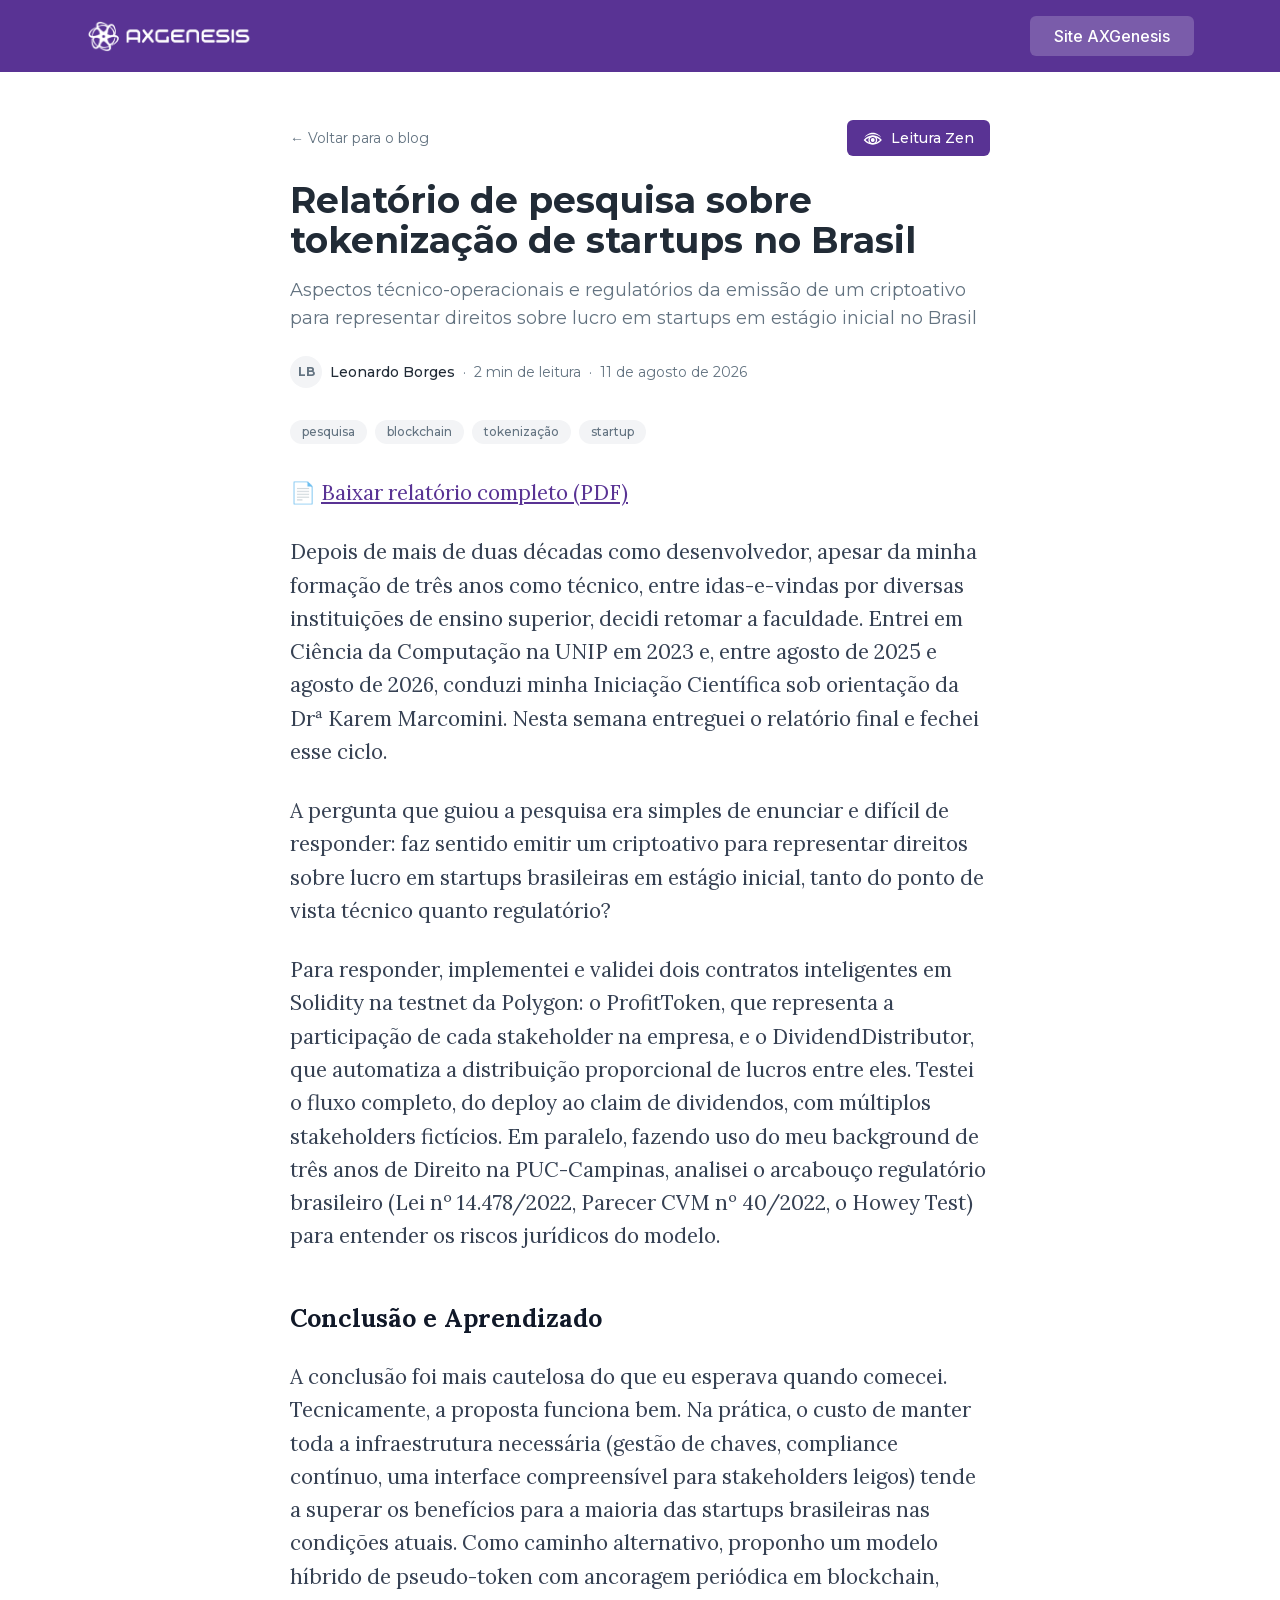
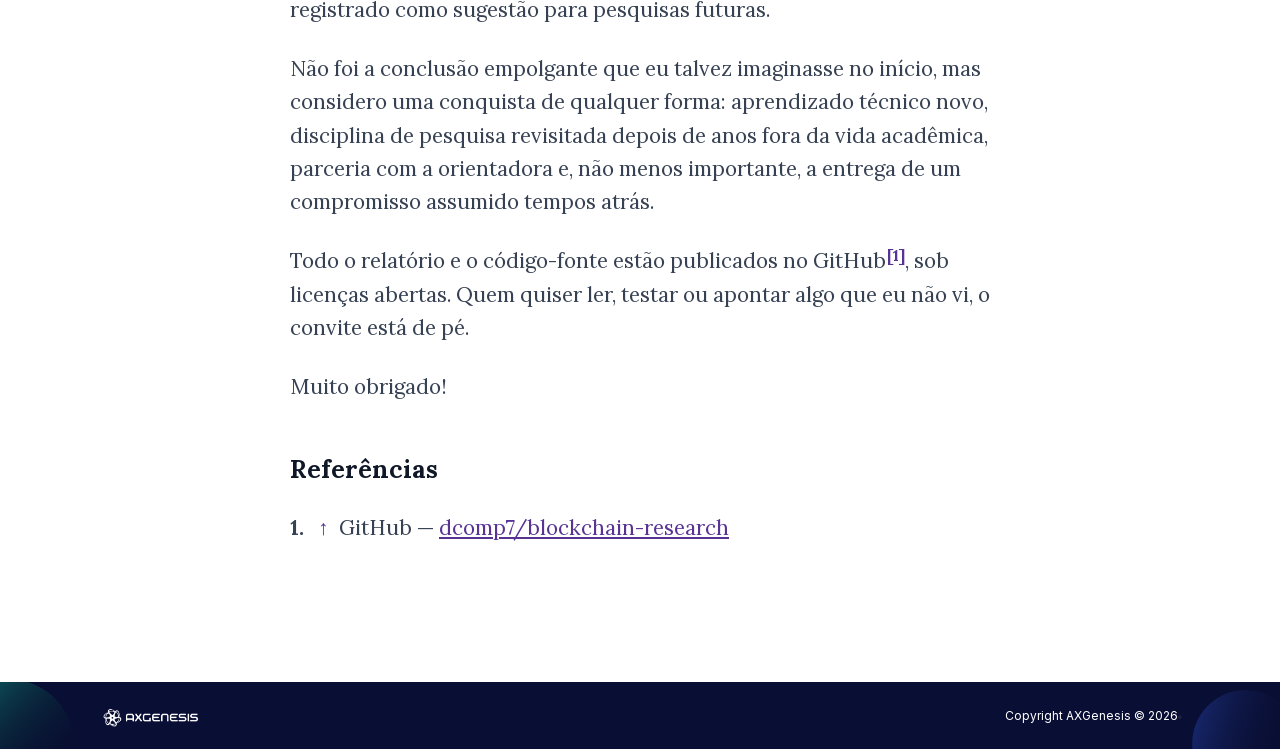
<file: blog/relatorio-sobre-blockchain/index.html>
<!DOCTYPE html><!--Sg5rdj_1KWpmY6Qo72u5e--><html lang="en"><head><meta charSet="utf-8"/><meta name="viewport" content="width=device-width, initial-scale=1"/><link rel="preload" href="/_next/static/media/e4af272ccee01ff0-s.p.woff2" as="font" crossorigin="" type="font/woff2"/><link rel="preload" href="/_next/static/media/5c0c2bcbaa4149ca-s.p.woff2" as="font" crossorigin="" type="font/woff2"/><link rel="preload" href="/_next/static/media/8a3e7529b362bc07-s.p.woff2" as="font" crossorigin="" type="font/woff2"/><link rel="preload" href="/_next/static/media/904be59b21bd51cb-s.p.woff2" as="font" crossorigin="" type="font/woff2"/><link rel="preload" href="/_next/static/media/9cf9c6e84ed13b5e-s.p.woff2" as="font" crossorigin="" type="font/woff2"/><link rel="preload" href="/_next/static/media/a673f3155c1e63e4-s.p.woff2" as="font" crossorigin="" type="font/woff2"/><link rel="preload" href="/_next/static/media/b2ebf87ab9933384-s.p.woff2" as="font" crossorigin="" type="font/woff2"/><link rel="preload" href="/_next/static/media/d194c6c410f39f2c-s.p.woff2" as="font" crossorigin="" type="font/woff2"/><link rel="preload" as="image" href="/assets/images/logo/logo-white.png?v251006"/><link rel="preload" as="image" href="/assets/images/logo/logo.png?v251006"/><link rel="stylesheet" href="/_next/static/css/878506a8f1ede162.css" data-precedence="next"/><link rel="stylesheet" href="/_next/static/css/25c878a8193214cf.css" data-precedence="next"/><link rel="stylesheet" href="/_next/static/css/09690c1ff18b5e65.css" data-precedence="next"/><link rel="preload" as="script" fetchPriority="low" href="/_next/static/chunks/webpack-84e8098a0999b35b.js"/><script src="/_next/static/chunks/4bd1b696-c023c6e3521b1417.js" async=""></script><script src="/_next/static/chunks/255-bc8b3b9a93d25a64.js" async=""></script><script src="/_next/static/chunks/main-app-a65206d79a00ed48.js" async=""></script><script src="/_next/static/chunks/app/layout-ecc657e2319ba017.js" async=""></script><script src="/_next/static/chunks/619-ba102abea3e3d0e4.js" async=""></script><script src="/_next/static/chunks/356-1fcf197c11312f1f.js" async=""></script><script src="/_next/static/chunks/app/blog/layout-c70bf481ccc8db11.js" async=""></script><script src="/_next/static/chunks/app/blog/%5Bslug%5D/page-e84f4f396ef6afcf.js" async=""></script><link rel="preload" href="/assets/js/wow.min.js" as="script"/><link rel="preload" href="/assets/js/main.js" as="script"/><meta name="next-size-adjust" content=""/><link rel="preload" href="/assets/images/logo/logo.png?v251006" as="image"/><title>Relatório de pesquisa sobre tokenização de startups no Brasil | Blog AXGenesis</title><meta name="description" content="Aspectos técnico-operacionais e regulatórios da emissão de um criptoativo para representar direitos sobre lucro em startups em estágio inicial no Brasil."/><meta name="robots" content="noindex, nofollow, nocache"/><meta name="googlebot" content="noindex, nofollow, noimageindex, max-video-preview:-1, max-image-preview:none, max-snippet:-1"/><link rel="icon" href="/assets/images/favicon.png"/><script src="/_next/static/chunks/polyfills-42372ed130431b0a.js" noModule=""></script></head><body class="__variable_b9c7ce antialiased font-inter"><div hidden=""><!--$--><!--/$--></div><script>(self.__next_s=self.__next_s||[]).push(["/assets/js/wow.min.js",{}])</script><div class="absolute top-0 left-0 z-40 flex items-center w-full bg-primary ud-header"><div class="container px-4 mx-auto"><div class="relative flex items-center justify-between -mx-4"><div class="max-w-full px-4 w-full sm:w-60"><a class="block w-full py-5 navbar-logo" href="/"><img alt="logo" width="701" height="133" decoding="async" data-nimg="1" class="w-full header-logo header-logo-white" style="color:transparent" src="/assets/images/logo/logo-white.png?v251006"/><img alt="logo" width="701" height="133" decoding="async" data-nimg="1" class="w-full header-logo header-logo-black hidden" style="color:transparent" src="/assets/images/logo/logo.png?v251006"/></a></div><div class="flex items-center justify-between w-full px-4"><div class="flex-1 flex justify-center"><button id="navbarToggler" class="absolute right-4 top-1/2 block -translate-y-1/2 rounded-lg px-3 py-[6px] ring-primary lg:hidden "><span class="relative my-[6px] block h-[2px] w-[30px] bg-white"></span><span class="relative my-[6px] block h-[2px] w-[30px] bg-white"></span><span class="relative my-[6px] block h-[2px] w-[30px] bg-white"></span></button><nav id="navbarCollapse" class="absolute right-4 top-full w-full max-w-[250px] rounded-lg bg-white py-5 shadow-lg dark:bg-dark-2 lg:static lg:block lg:w-full lg:max-w-full lg:min-h-[72px] lg:bg-transparent lg:px-4 lg:py-0 lg:shadow-none dark:lg:bg-transparent xl:px-6 hidden"><ul class="block lg:flex lg:justify-center"><li class="relative group lg:hidden"><a class="flex py-2 mx-8 text-base font-medium text-black dark:text-dark lg:text-white group-hover:text-primary dark:lg:text-white lg:mx-4 lg:inline-flex lg:px-0 lg:py-6 lg:group-hover:text-white lg:group-hover:opacity-70 xl:mx-6" href="/blog/">Blog AXGenesis</a></li><li class="relative group lg:hidden"><a class="flex py-2 mx-8 text-base font-medium text-black dark:text-dark lg:text-white group-hover:text-primary dark:lg:text-white lg:mx-4 lg:inline-flex lg:px-0 lg:py-6 lg:group-hover:text-white lg:group-hover:opacity-70 xl:mx-6" href="/">Website principal</a></li></ul></nav></div><div class="flex items-center justify-end shrink-0 pr-16 lg:pr-0"><div class="hidden lg:flex"><a class="whitespace-nowrap px-6 py-2 text-base font-medium text-white duration-300 ease-in-out rounded-md bg-white/20 signUpBtn hover:bg-white/100 hover:text-dark" href="/">Site AXGenesis</a></div></div></div></div></div></div><div class="__className_667262 pt-[100px] md:pt-[120px] lg:pt-[120px]"><section class="pb-20 md:pb-28 lg:pb-32"><div class="container px-4 mx-auto"><article class="mx-auto max-w-[700px]"><div class="mb-6 flex items-center justify-between"><a class="text-sm text-body-color hover:text-primary" href="/blog/">← Voltar para o blog</a><button type="button" title="Leitura Zen [Z]" class="flex items-center gap-2 text-sm font-medium text-white bg-primary hover:bg-primary/90 transition-colors px-4 py-2 rounded-md"><svg width="20" height="20" viewBox="75 40 150 100" xmlns="http://www.w3.org/2000/svg"><g transform="translate(0,-87)"><circle cx="148.5" cy="192" r="28.18" fill="none" stroke="currentColor" stroke-width="10"></circle><path d="M 560.35 289.79 A 305.71 305.71 0 0 0 328.83 396.09 A 305.71 305.71 0 0 0 561.26 503.37 A 305.71 305.71 0 0 0 792.47 397.1 A 305.71 305.71 0 0 0 560.35 289.79 z" transform="matrix(0.26458333,0,0,0.26458333,0,87)" fill="none" stroke="currentColor" stroke-width="37.8"></path><circle cx="148.5" cy="192" r="14.17" fill="currentColor"></circle><path d="m 210.54,170.89 c -13.75,-18.1 -30.93,-25.68 -39.43,-28.64 -9.42,-3.29 -17.17,-4.13 -22.69,-4.14 -5.51,0.01 -13.22,0.85 -22.6,4.12 -8.47,2.95 -25.57,10.48 -39.3,28.45 a 0.85,0.85 90 0 0 1.28,1.1 c 7.98,-8.23 16.34,-13.25 22.91,-16.3 6.66,-3.09 12.67,-4.71 17.22,-5.63 8.32,-1.67 16.12,-1.75 20.48,-1.75 4.38,0.01 12.21,0.11 20.56,1.82 4.56,0.94 10.59,2.59 17.25,5.72 6.58,3.09 14.94,8.17 22.89,16.46 a 0.94,0.94 90 0 0 1.43,-1.22 z" fill="currentColor"></path><circle cx="143.87" cy="192" r="9.53" fill="white"></circle></g></svg>Leitura Zen</button></div><h1 class="mb-4 text-3xl font-bold text-black dark:text-white sm:text-4xl">Relatório de pesquisa sobre tokenização de startups no Brasil</h1><p class="mb-6 text-lg text-body-color">Aspectos técnico-operacionais e regulatórios da emissão de um criptoativo para representar direitos sobre lucro em startups em estágio inicial no Brasil</p><div class="mb-8"><div class="flex items-center gap-2 text-sm text-body-color"><span class="flex h-8 w-8 text-xs shrink-0 items-center justify-center rounded-full bg-gray-2 font-semibold text-body-color dark:bg-dark-2 dark:text-white">LB</span><span class="font-medium text-black dark:text-white">Leonardo Borges</span><span aria-hidden="true">·</span><span>2<!-- --> min de leitura</span><span aria-hidden="true">·</span><span>11 de agosto de 2026</span></div></div><div class="mb-8 flex flex-wrap gap-2"><span class="rounded-full bg-gray-2 px-3 py-1 text-xs font-medium text-body-color dark:bg-dark-2">pesquisa</span><span class="rounded-full bg-gray-2 px-3 py-1 text-xs font-medium text-body-color dark:bg-dark-2">blockchain</span><span class="rounded-full bg-gray-2 px-3 py-1 text-xs font-medium text-body-color dark:bg-dark-2">tokenização</span><span class="rounded-full bg-gray-2 px-3 py-1 text-xs font-medium text-body-color dark:bg-dark-2">startup</span></div><div class="__className_212395 prose max-w-none text-[1.3rem] leading-[1.6] dark:prose-invert prose-a:text-primary prose-headings:font-bold prose-h2:text-[1.55rem] prose-blockquote:border-l-4 prose-blockquote:border-primary prose-blockquote:text-[1.15em]"><p>📄 <a href="https://github.com/dcomp7/blockchain-research/raw/main/relatorio_final.pdf">Baixar relatório completo (PDF)</a></p>
<p>Depois de mais de duas décadas como desenvolvedor, apesar da minha formação de três anos como técnico, entre idas-e-vindas por diversas instituições de ensino superior, decidi retomar a faculdade. Entrei em Ciência da Computação na UNIP em 2023 e, entre agosto de 2025 e agosto de 2026, conduzi minha Iniciação Científica sob orientação da Drª Karem Marcomini. Nesta semana entreguei o relatório final e fechei esse ciclo.</p>
<p>A pergunta que guiou a pesquisa era simples de enunciar e difícil de responder: faz sentido emitir um criptoativo para representar direitos sobre lucro em startups brasileiras em estágio inicial, tanto do ponto de vista técnico quanto regulatório?</p>
<p>Para responder, implementei e validei dois contratos inteligentes em Solidity na testnet da Polygon: o ProfitToken, que representa a participação de cada stakeholder na empresa, e o DividendDistributor, que automatiza a distribuição proporcional de lucros entre eles. Testei o fluxo completo, do deploy ao claim de dividendos, com múltiplos stakeholders fictícios. Em paralelo, fazendo uso do meu background de três anos de Direito na PUC-Campinas, analisei o arcabouço regulatório brasileiro (Lei nº 14.478/2022, Parecer CVM nº 40/2022, o Howey Test) para entender os riscos jurídicos do modelo.</p>
<h2>Conclusão e Aprendizado</h2>
<p>A conclusão foi mais cautelosa do que eu esperava quando comecei. Tecnicamente, a proposta funciona bem. Na prática, o custo de manter toda a infraestrutura necessária (gestão de chaves, compliance contínuo, uma interface compreensível para stakeholders leigos) tende a superar os benefícios para a maioria das startups brasileiras nas condições atuais. Como caminho alternativo, proponho um modelo híbrido de pseudo-token com ancoragem periódica em blockchain, registrado como sugestão para pesquisas futuras.</p>
<p>Não foi a conclusão empolgante que eu talvez imaginasse no início, mas considero uma conquista de qualquer forma: aprendizado técnico novo, disciplina de pesquisa revisitada depois de anos fora da vida acadêmica, parceria com a orientadora e, não menos importante, a entrega de um compromisso assumido tempos atrás.</p>
<p>Todo o relatório e o código-fonte estão publicados no GitHub<sup class="citation"><a href="#ref-1" id="citeref-1">[1]</a></sup>, sob licenças abertas. Quem quiser ler, testar ou apontar algo que eu não vi, o convite está de pé.</p>
<p>Muito obrigado!</p>
<h2>Referências</h2>
<ol class="references">
<li id="ref-1"><a href="#citeref-1" class="ref-backlink" aria-label="Voltar à citação 1">↑</a> GitHub — <a href="https://github.com/dcomp7/blockchain-research">dcomp7/blockchain-research</a></li>
</ol>
</div></article></div></section><!--$--><!--/$--></div><footer class="wow fadeInUp relative z-10 bg-[#090E34] pt-10 lg:pt-[10px] overflow-hidden" data-wow-delay=".15s"><div class="container px-2 sm:px-4 mx-auto"><div class="grid grid-cols-2 gap-2 sm:gap-4"><div class="p-2 sm:p-4"><div class="w-full"><a href="/index.html" class="inline-block max-w-[100px] sm:max-w-[160px]"><img alt="logo" loading="lazy" width="100" height="50" decoding="async" data-nimg="1" class="max-w-full" style="color:transparent" src="/assets/images/logo/logo-white.png?v251006"/></a></div></div><div class="p-2 sm:p-4"><div class="flex items-center justify-end text-white text-[10px] mr-3 lg:mr-0 sm:text-xs -mx-3">Copyright AXGenesis © 2026</div></div></div></div><div><span class="absolute left-0 top-0 z-[-1]"><img alt="" loading="lazy" width="100" height="50" decoding="async" data-nimg="1" style="color:transparent" src="/assets/images/footer/shape-1.svg"/></span><span class="absolute bottom-0 right-0 z-[-1]"><img alt="" loading="lazy" width="100" height="50" decoding="async" data-nimg="1" style="color:transparent" src="/assets/images/footer/shape-3.svg"/></span><span class="absolute right-0 top-0 z-[-1]"><svg width="102" height="102" viewBox="0 0 102 102" fill="none" xmlns="http://www.w3.org/2000/svg"><path d="M1.8667 33.1956C2.89765 33.1956 3.7334 34.0318 3.7334 35.0633C3.7334 36.0947 2.89765 36.9309 1.8667 36.9309C0.835744 36.9309 4.50645e-08 36.0947 0 35.0633C-4.50645e-08 34.0318 0.835744 33.1956 1.8667 33.1956Z" fill="white" fill-opacity="0.08"></path></svg></span></div><a href="#top" class="fixed left-auto items-center justify-center hidden w-10 h-10 text-white transition duration-300 ease-in-out rounded-md shadow-md back-to-top bottom-8 right-8 z-999 bg-primary hover:hover"><span class="mt-[6px] h-3 w-3 rotate-45 border-l border-t border-white"></span></a></footer><script src="/_next/static/chunks/webpack-84e8098a0999b35b.js" id="_R_" async=""></script><script>(self.__next_f=self.__next_f||[]).push([0])</script><script>self.__next_f.push([1,"1:\"$Sreact.fragment\"\n2:I[1402,[\"177\",\"static/chunks/app/layout-ecc657e2319ba017.js\"],\"\"]\n3:I[9766,[],\"\"]\n4:I[8924,[],\"\"]\n5:I[7799,[\"619\",\"static/chunks/619-ba102abea3e3d0e4.js\",\"356\",\"static/chunks/356-1fcf197c11312f1f.js\",\"584\",\"static/chunks/app/blog/layout-c70bf481ccc8db11.js\"],\"default\"]\n6:I[7696,[\"619\",\"static/chunks/619-ba102abea3e3d0e4.js\",\"356\",\"static/chunks/356-1fcf197c11312f1f.js\",\"584\",\"static/chunks/app/blog/layout-c70bf481ccc8db11.js\"],\"default\"]\n8:I[4431,[],\"OutletBoundary\"]\na:I[5278,[],\"AsyncMetadataOutlet\"]\nc:I[4431,[],\"ViewportBoundary\"]\ne:I[4431,[],\"MetadataBoundary\"]\nf:\"$Sreact.suspense\"\n11:I[7150,[],\"\"]\n:HL[\"/_next/static/media/e4af272ccee01ff0-s.p.woff2\",\"font\",{\"crossOrigin\":\"\",\"type\":\"font/woff2\"}]\n:HL[\"/_next/static/css/878506a8f1ede162.css\",\"style\"]\n:HL[\"/_next/static/css/25c878a8193214cf.css\",\"style\"]\n:HL[\"/_next/static/media/5c0c2bcbaa4149ca-s.p.woff2\",\"font\",{\"crossOrigin\":\"\",\"type\":\"font/woff2\"}]\n:HL[\"/_next/static/media/8a3e7529b362bc07-s.p.woff2\",\"font\",{\"crossOrigin\":\"\",\"type\":\"font/woff2\"}]\n:HL[\"/_next/static/media/904be59b21bd51cb-s.p.woff2\",\"font\",{\"crossOrigin\":\"\",\"type\":\"font/woff2\"}]\n:HL[\"/_next/static/media/9cf9c6e84ed13b5e-s.p.woff2\",\"font\",{\"crossOrigin\":\"\",\"type\":\"font/woff2\"}]\n:HL[\"/_next/static/media/a673f3155c1e63e4-s.p.woff2\",\"font\",{\"crossOrigin\":\"\",\"type\":\"font/woff2\"}]\n:HL[\"/_next/static/media/b2ebf87ab9933384-s.p.woff2\",\"font\",{\"crossOrigin\":\"\",\"type\":\"font/woff2\"}]\n:HL[\"/_next/static/media/d194c6c410f39f2c-s.p.woff2\",\"font\",{\"crossOrigin\":\"\",\"type\":\"font/woff2\"}]\n:HL[\"/_next/static/css/09690c1ff18b5e65.css\",\"style\"]\n"])</script><script>self.__next_f.push([1,"0:{\"P\":null,\"b\":\"Sg5rdj-1KWpmY6Qo72u5e\",\"p\":\"\",\"c\":[\"\",\"blog\",\"relatorio-sobre-blockchain\",\"\"],\"i\":false,\"f\":[[[\"\",{\"children\":[\"blog\",{\"children\":[[\"slug\",\"relatorio-sobre-blockchain\",\"d\"],{\"children\":[\"__PAGE__\",{}]}]}]},\"$undefined\",\"$undefined\",true],[\"\",[\"$\",\"$1\",\"c\",{\"children\":[[[\"$\",\"link\",\"0\",{\"rel\":\"stylesheet\",\"href\":\"/_next/static/css/878506a8f1ede162.css\",\"precedence\":\"next\",\"crossOrigin\":\"$undefined\",\"nonce\":\"$undefined\"}],[\"$\",\"link\",\"1\",{\"rel\":\"stylesheet\",\"href\":\"/_next/static/css/25c878a8193214cf.css\",\"precedence\":\"next\",\"crossOrigin\":\"$undefined\",\"nonce\":\"$undefined\"}]],[\"$\",\"html\",null,{\"lang\":\"en\",\"children\":[[\"$\",\"head\",null,{\"children\":[\"$\",\"link\",null,{\"rel\":\"preload\",\"href\":\"/assets/images/logo/logo.png?v251006\",\"as\":\"image\"}]}],[\"$\",\"body\",null,{\"className\":\"__variable_b9c7ce antialiased font-inter\",\"children\":[[\"$\",\"$L2\",null,{\"src\":\"/assets/js/wow.min.js\",\"strategy\":\"beforeInteractive\"}],[\"$\",\"$L3\",null,{\"parallelRouterKey\":\"children\",\"error\":\"$undefined\",\"errorStyles\":\"$undefined\",\"errorScripts\":\"$undefined\",\"template\":[\"$\",\"$L4\",null,{}],\"templateStyles\":\"$undefined\",\"templateScripts\":\"$undefined\",\"notFound\":[[[\"$\",\"title\",null,{\"children\":\"404: This page could not be found.\"}],[\"$\",\"div\",null,{\"style\":{\"fontFamily\":\"system-ui,\\\"Segoe UI\\\",Roboto,Helvetica,Arial,sans-serif,\\\"Apple Color Emoji\\\",\\\"Segoe UI Emoji\\\"\",\"height\":\"100vh\",\"textAlign\":\"center\",\"display\":\"flex\",\"flexDirection\":\"column\",\"alignItems\":\"center\",\"justifyContent\":\"center\"},\"children\":[\"$\",\"div\",null,{\"children\":[[\"$\",\"style\",null,{\"dangerouslySetInnerHTML\":{\"__html\":\"body{color:#000;background:#fff;margin:0}.next-error-h1{border-right:1px solid rgba(0,0,0,.3)}@media (prefers-color-scheme:dark){body{color:#fff;background:#000}.next-error-h1{border-right:1px solid rgba(255,255,255,.3)}}\"}}],[\"$\",\"h1\",null,{\"className\":\"next-error-h1\",\"style\":{\"display\":\"inline-block\",\"margin\":\"0 20px 0 0\",\"padding\":\"0 23px 0 0\",\"fontSize\":24,\"fontWeight\":500,\"verticalAlign\":\"top\",\"lineHeight\":\"49px\"},\"children\":404}],[\"$\",\"div\",null,{\"style\":{\"display\":\"inline-block\"},\"children\":[\"$\",\"h2\",null,{\"style\":{\"fontSize\":14,\"fontWeight\":400,\"lineHeight\":\"49px\",\"margin\":0},\"children\":\"This page could not be found.\"}]}]]}]}]],[]],\"forbidden\":\"$undefined\",\"unauthorized\":\"$undefined\"}],[\"$\",\"$L2\",null,{\"src\":\"/assets/js/main.js\",\"strategy\":\"afterInteractive\"}]]}]]}]]}],{\"children\":[\"blog\",[\"$\",\"$1\",\"c\",{\"children\":[[[\"$\",\"link\",\"0\",{\"rel\":\"stylesheet\",\"href\":\"/_next/static/css/09690c1ff18b5e65.css\",\"precedence\":\"next\",\"crossOrigin\":\"$undefined\",\"nonce\":\"$undefined\"}]],[[\"$\",\"$L5\",null,{}],[\"$\",\"div\",null,{\"className\":\"__className_667262 pt-[100px] md:pt-[120px] lg:pt-[120px]\",\"children\":[\"$\",\"$L3\",null,{\"parallelRouterKey\":\"children\",\"error\":\"$undefined\",\"errorStyles\":\"$undefined\",\"errorScripts\":\"$undefined\",\"template\":[\"$\",\"$L4\",null,{}],\"templateStyles\":\"$undefined\",\"templateScripts\":\"$undefined\",\"notFound\":\"$undefined\",\"forbidden\":\"$undefined\",\"unauthorized\":\"$undefined\"}]}],[\"$\",\"$L6\",null,{}]]]}],{\"children\":[[\"slug\",\"relatorio-sobre-blockchain\",\"d\"],[\"$\",\"$1\",\"c\",{\"children\":[null,[\"$\",\"$L3\",null,{\"parallelRouterKey\":\"children\",\"error\":\"$undefined\",\"errorStyles\":\"$undefined\",\"errorScripts\":\"$undefined\",\"template\":[\"$\",\"$L4\",null,{}],\"templateStyles\":\"$undefined\",\"templateScripts\":\"$undefined\",\"notFound\":\"$undefined\",\"forbidden\":\"$undefined\",\"unauthorized\":\"$undefined\"}]]}],{\"children\":[\"__PAGE__\",[\"$\",\"$1\",\"c\",{\"children\":[\"$L7\",null,[\"$\",\"$L8\",null,{\"children\":[\"$L9\",[\"$\",\"$La\",null,{\"promise\":\"$@b\"}]]}]]}],{},null,false]},null,false]},null,false]},null,false],[\"$\",\"$1\",\"h\",{\"children\":[null,[[\"$\",\"$Lc\",null,{\"children\":\"$Ld\"}],[\"$\",\"meta\",null,{\"name\":\"next-size-adjust\",\"content\":\"\"}]],[\"$\",\"$Le\",null,{\"children\":[\"$\",\"div\",null,{\"hidden\":true,\"children\":[\"$\",\"$f\",null,{\"fallback\":null,\"children\":\"$L10\"}]}]}]]}],false]],\"m\":\"$undefined\",\"G\":[\"$11\",[]],\"s\":false,\"S\":true}\n"])</script><script>self.__next_f.push([1,"12:I[2619,[\"619\",\"static/chunks/619-ba102abea3e3d0e4.js\",\"953\",\"static/chunks/app/blog/%5Bslug%5D/page-e84f4f396ef6afcf.js\"],\"\"]\n13:I[5721,[\"619\",\"static/chunks/619-ba102abea3e3d0e4.js\",\"953\",\"static/chunks/app/blog/%5Bslug%5D/page-e84f4f396ef6afcf.js\"],\"default\"]\n14:I[4310,[\"619\",\"static/chunks/619-ba102abea3e3d0e4.js\",\"953\",\"static/chunks/app/blog/%5Bslug%5D/page-e84f4f396ef6afcf.js\"],\"default\"]\n15:Tb36,"])</script><script>self.__next_f.push([1,"\u003cp\u003e📄 \u003ca href=\"https://github.com/dcomp7/blockchain-research/raw/main/relatorio_final.pdf\"\u003eBaixar relatório completo (PDF)\u003c/a\u003e\u003c/p\u003e\n\u003cp\u003eDepois de mais de duas décadas como desenvolvedor, apesar da minha formação de três anos como técnico, entre idas-e-vindas por diversas instituições de ensino superior, decidi retomar a faculdade. Entrei em Ciência da Computação na UNIP em 2023 e, entre agosto de 2025 e agosto de 2026, conduzi minha Iniciação Científica sob orientação da Drª Karem Marcomini. Nesta semana entreguei o relatório final e fechei esse ciclo.\u003c/p\u003e\n\u003cp\u003eA pergunta que guiou a pesquisa era simples de enunciar e difícil de responder: faz sentido emitir um criptoativo para representar direitos sobre lucro em startups brasileiras em estágio inicial, tanto do ponto de vista técnico quanto regulatório?\u003c/p\u003e\n\u003cp\u003ePara responder, implementei e validei dois contratos inteligentes em Solidity na testnet da Polygon: o ProfitToken, que representa a participação de cada stakeholder na empresa, e o DividendDistributor, que automatiza a distribuição proporcional de lucros entre eles. Testei o fluxo completo, do deploy ao claim de dividendos, com múltiplos stakeholders fictícios. Em paralelo, fazendo uso do meu background de três anos de Direito na PUC-Campinas, analisei o arcabouço regulatório brasileiro (Lei nº 14.478/2022, Parecer CVM nº 40/2022, o Howey Test) para entender os riscos jurídicos do modelo.\u003c/p\u003e\n\u003ch2\u003eConclusão e Aprendizado\u003c/h2\u003e\n\u003cp\u003eA conclusão foi mais cautelosa do que eu esperava quando comecei. Tecnicamente, a proposta funciona bem. Na prática, o custo de manter toda a infraestrutura necessária (gestão de chaves, compliance contínuo, uma interface compreensível para stakeholders leigos) tende a superar os benefícios para a maioria das startups brasileiras nas condições atuais. Como caminho alternativo, proponho um modelo híbrido de pseudo-token com ancoragem periódica em blockchain, registrado como sugestão para pesquisas futuras.\u003c/p\u003e\n\u003cp\u003eNão foi a conclusão empolgante que eu talvez imaginasse no início, mas considero uma conquista de qualquer forma: aprendizado técnico novo, disciplina de pesquisa revisitada depois de anos fora da vida acadêmica, parceria com a orientadora e, não menos importante, a entrega de um compromisso assumido tempos atrás.\u003c/p\u003e\n\u003cp\u003eTodo o relatório e o código-fonte estão publicados no GitHub\u003csup class=\"citation\"\u003e\u003ca href=\"#ref-1\" id=\"citeref-1\"\u003e[1]\u003c/a\u003e\u003c/sup\u003e, sob licenças abertas. Quem quiser ler, testar ou apontar algo que eu não vi, o convite está de pé.\u003c/p\u003e\n\u003cp\u003eMuito obrigado!\u003c/p\u003e\n\u003ch2\u003eReferências\u003c/h2\u003e\n\u003col class=\"references\"\u003e\n\u003cli id=\"ref-1\"\u003e\u003ca href=\"#citeref-1\" class=\"ref-backlink\" aria-label=\"Voltar à citação 1\"\u003e↑\u003c/a\u003e GitHub — \u003ca href=\"https://github.com/dcomp7/blockchain-research\"\u003edcomp7/blockchain-research\u003c/a\u003e\u003c/li\u003e\n\u003c/ol\u003e\n"])</script><script>self.__next_f.push([1,"7:[\"$\",\"section\",null,{\"className\":\"pb-20 md:pb-28 lg:pb-32\",\"children\":[[\"$\",\"div\",null,{\"className\":\"container px-4 mx-auto\",\"children\":[\"$\",\"article\",null,{\"className\":\"mx-auto max-w-[700px]\",\"children\":[[\"$\",\"div\",null,{\"className\":\"mb-6 flex items-center justify-between\",\"children\":[[\"$\",\"$L12\",null,{\"href\":\"/blog\",\"className\":\"text-sm text-body-color hover:text-primary\",\"children\":\"← Voltar para o blog\"}],[\"$\",\"$L13\",null,{}]]}],[\"$\",\"h1\",null,{\"className\":\"mb-4 text-3xl font-bold text-black dark:text-white sm:text-4xl\",\"children\":\"Relatório de pesquisa sobre tokenização de startups no Brasil\"}],[\"$\",\"p\",null,{\"className\":\"mb-6 text-lg text-body-color\",\"children\":\"Aspectos técnico-operacionais e regulatórios da emissão de um criptoativo para representar direitos sobre lucro em startups em estágio inicial no Brasil\"}],[\"$\",\"div\",null,{\"className\":\"mb-8\",\"children\":[\"$\",\"div\",null,{\"className\":\"flex items-center gap-2 text-sm text-body-color\",\"children\":[[\"$\",\"span\",null,{\"className\":\"flex h-8 w-8 text-xs shrink-0 items-center justify-center rounded-full bg-gray-2 font-semibold text-body-color dark:bg-dark-2 dark:text-white\",\"children\":\"LB\"}],[\"$\",\"span\",null,{\"className\":\"font-medium text-black dark:text-white\",\"children\":\"Leonardo Borges\"}],[\"$\",\"span\",null,{\"aria-hidden\":\"true\",\"children\":\"·\"}],[\"$\",\"span\",null,{\"children\":[2,\" min de leitura\"]}],[\"$\",\"span\",null,{\"aria-hidden\":\"true\",\"children\":\"·\"}],[\"$\",\"span\",null,{\"children\":\"11 de agosto de 2026\"}]]}]}],[\"$\",\"div\",null,{\"className\":\"mb-8 flex flex-wrap gap-2\",\"children\":[[\"$\",\"span\",\"pesquisa\",{\"className\":\"rounded-full bg-gray-2 px-3 py-1 text-xs font-medium text-body-color dark:bg-dark-2\",\"children\":\"pesquisa\"}],[\"$\",\"span\",\"blockchain\",{\"className\":\"rounded-full bg-gray-2 px-3 py-1 text-xs font-medium text-body-color dark:bg-dark-2\",\"children\":\"blockchain\"}],[\"$\",\"span\",\"tokenização\",{\"className\":\"rounded-full bg-gray-2 px-3 py-1 text-xs font-medium text-body-color dark:bg-dark-2\",\"children\":\"tokenização\"}],[\"$\",\"span\",\"startup\",{\"className\":\"rounded-full bg-gray-2 px-3 py-1 text-xs font-medium text-body-color dark:bg-dark-2\",\"children\":\"startup\"}]]}],[\"$\",\"$L14\",null,{\"contentHtml\":\"$15\",\"className\":\"__className_212395 prose max-w-none text-[1.3rem] leading-[1.6] dark:prose-invert prose-a:text-primary prose-headings:font-bold prose-h2:text-[1.55rem] prose-blockquote:border-l-4 prose-blockquote:border-primary prose-blockquote:text-[1.15em]\"}]]}]}],\"$L16\"]}]\n"])</script><script>self.__next_f.push([1,"17:I[3999,[\"619\",\"static/chunks/619-ba102abea3e3d0e4.js\",\"953\",\"static/chunks/app/blog/%5Bslug%5D/page-e84f4f396ef6afcf.js\"],\"default\"]\n18:Tb36,"])</script><script>self.__next_f.push([1,"\u003cp\u003e📄 \u003ca href=\"https://github.com/dcomp7/blockchain-research/raw/main/relatorio_final.pdf\"\u003eBaixar relatório completo (PDF)\u003c/a\u003e\u003c/p\u003e\n\u003cp\u003eDepois de mais de duas décadas como desenvolvedor, apesar da minha formação de três anos como técnico, entre idas-e-vindas por diversas instituições de ensino superior, decidi retomar a faculdade. Entrei em Ciência da Computação na UNIP em 2023 e, entre agosto de 2025 e agosto de 2026, conduzi minha Iniciação Científica sob orientação da Drª Karem Marcomini. Nesta semana entreguei o relatório final e fechei esse ciclo.\u003c/p\u003e\n\u003cp\u003eA pergunta que guiou a pesquisa era simples de enunciar e difícil de responder: faz sentido emitir um criptoativo para representar direitos sobre lucro em startups brasileiras em estágio inicial, tanto do ponto de vista técnico quanto regulatório?\u003c/p\u003e\n\u003cp\u003ePara responder, implementei e validei dois contratos inteligentes em Solidity na testnet da Polygon: o ProfitToken, que representa a participação de cada stakeholder na empresa, e o DividendDistributor, que automatiza a distribuição proporcional de lucros entre eles. Testei o fluxo completo, do deploy ao claim de dividendos, com múltiplos stakeholders fictícios. Em paralelo, fazendo uso do meu background de três anos de Direito na PUC-Campinas, analisei o arcabouço regulatório brasileiro (Lei nº 14.478/2022, Parecer CVM nº 40/2022, o Howey Test) para entender os riscos jurídicos do modelo.\u003c/p\u003e\n\u003ch2\u003eConclusão e Aprendizado\u003c/h2\u003e\n\u003cp\u003eA conclusão foi mais cautelosa do que eu esperava quando comecei. Tecnicamente, a proposta funciona bem. Na prática, o custo de manter toda a infraestrutura necessária (gestão de chaves, compliance contínuo, uma interface compreensível para stakeholders leigos) tende a superar os benefícios para a maioria das startups brasileiras nas condições atuais. Como caminho alternativo, proponho um modelo híbrido de pseudo-token com ancoragem periódica em blockchain, registrado como sugestão para pesquisas futuras.\u003c/p\u003e\n\u003cp\u003eNão foi a conclusão empolgante que eu talvez imaginasse no início, mas considero uma conquista de qualquer forma: aprendizado técnico novo, disciplina de pesquisa revisitada depois de anos fora da vida acadêmica, parceria com a orientadora e, não menos importante, a entrega de um compromisso assumido tempos atrás.\u003c/p\u003e\n\u003cp\u003eTodo o relatório e o código-fonte estão publicados no GitHub\u003csup class=\"citation\"\u003e\u003ca href=\"#ref-1\" id=\"citeref-1\"\u003e[1]\u003c/a\u003e\u003c/sup\u003e, sob licenças abertas. Quem quiser ler, testar ou apontar algo que eu não vi, o convite está de pé.\u003c/p\u003e\n\u003cp\u003eMuito obrigado!\u003c/p\u003e\n\u003ch2\u003eReferências\u003c/h2\u003e\n\u003col class=\"references\"\u003e\n\u003cli id=\"ref-1\"\u003e\u003ca href=\"#citeref-1\" class=\"ref-backlink\" aria-label=\"Voltar à citação 1\"\u003e↑\u003c/a\u003e GitHub — \u003ca href=\"https://github.com/dcomp7/blockchain-research\"\u003edcomp7/blockchain-research\u003c/a\u003e\u003c/li\u003e\n\u003c/ol\u003e\n"])</script><script>self.__next_f.push([1,"16:[\"$\",\"$L17\",null,{\"title\":\"Relatório de pesquisa sobre tokenização de startups no Brasil\",\"subtitle\":\"Aspectos técnico-operacionais e regulatórios da emissão de um criptoativo para representar direitos sobre lucro em startups em estágio inicial no Brasil\",\"date\":\"2026-08-11\",\"readingTime\":2,\"contentHtml\":\"$18\"}]\n"])</script><script>self.__next_f.push([1,"d:[[\"$\",\"meta\",\"0\",{\"charSet\":\"utf-8\"}],[\"$\",\"meta\",\"1\",{\"name\":\"viewport\",\"content\":\"width=device-width, initial-scale=1\"}]]\n9:null\n"])</script><script>self.__next_f.push([1,"19:I[622,[],\"IconMark\"]\nb:{\"metadata\":[[\"$\",\"title\",\"0\",{\"children\":\"Relatório de pesquisa sobre tokenização de startups no Brasil | Blog AXGenesis\"}],[\"$\",\"meta\",\"1\",{\"name\":\"description\",\"content\":\"Aspectos técnico-operacionais e regulatórios da emissão de um criptoativo para representar direitos sobre lucro em startups em estágio inicial no Brasil.\"}],[\"$\",\"meta\",\"2\",{\"name\":\"robots\",\"content\":\"noindex, nofollow, nocache\"}],[\"$\",\"meta\",\"3\",{\"name\":\"googlebot\",\"content\":\"noindex, nofollow, noimageindex, max-video-preview:-1, max-image-preview:none, max-snippet:-1\"}],[\"$\",\"link\",\"4\",{\"rel\":\"icon\",\"href\":\"/assets/images/favicon.png\"}],[\"$\",\"$L19\",\"5\",{}]],\"error\":null,\"digest\":\"$undefined\"}\n"])</script><script>self.__next_f.push([1,"10:\"$b:metadata\"\n"])</script></body></html>
</file>
<file: _next/static/css/70aa5731d1ebc999.css>
@font-face{font-family:Inter;font-style:normal;font-weight:100;font-display:swap;src:url(/_next/static/media/ba9851c3c22cd980-s.woff2) format("woff2");unicode-range:u+0460-052f,u+1c80-1c8a,u+20b4,u+2de0-2dff,u+a640-a69f,u+fe2e-fe2f}@font-face{font-family:Inter;font-style:normal;font-weight:100;font-display:swap;src:url(/_next/static/media/21350d82a1f187e9-s.woff2) format("woff2");unicode-range:u+0301,u+0400-045f,u+0490-0491,u+04b0-04b1,u+2116}@font-face{font-family:Inter;font-style:normal;font-weight:100;font-display:swap;src:url(/_next/static/media/c5fe6dc8356a8c31-s.woff2) format("woff2");unicode-range:u+1f??}@font-face{font-family:Inter;font-style:normal;font-weight:100;font-display:swap;src:url(/_next/static/media/19cfc7226ec3afaa-s.woff2) format("woff2");unicode-range:u+0370-0377,u+037a-037f,u+0384-038a,u+038c,u+038e-03a1,u+03a3-03ff}@font-face{font-family:Inter;font-style:normal;font-weight:100;font-display:swap;src:url(/_next/static/media/df0a9ae256c0569c-s.woff2) format("woff2");unicode-range:u+0102-0103,u+0110-0111,u+0128-0129,u+0168-0169,u+01a0-01a1,u+01af-01b0,u+0300-0301,u+0303-0304,u+0308-0309,u+0323,u+0329,u+1ea0-1ef9,u+20ab}@font-face{font-family:Inter;font-style:normal;font-weight:100;font-display:swap;src:url(/_next/static/media/8e9860b6e62d6359-s.woff2) format("woff2");unicode-range:u+0100-02ba,u+02bd-02c5,u+02c7-02cc,u+02ce-02d7,u+02dd-02ff,u+0304,u+0308,u+0329,u+1d00-1dbf,u+1e00-1e9f,u+1ef2-1eff,u+2020,u+20a0-20ab,u+20ad-20c4,u+2113,u+2c60-2c7f,u+a720-a7ff}@font-face{font-family:Inter;font-style:normal;font-weight:100;font-display:swap;src:url(/_next/static/media/e4af272ccee01ff0-s.p.woff2) format("woff2");unicode-range:u+00??,u+0131,u+0152-0153,u+02bb-02bc,u+02c6,u+02da,u+02dc,u+0304,u+0308,u+0329,u+2000-206f,u+20ac,u+2122,u+2191,u+2193,u+2212,u+2215,u+feff,u+fffd}@font-face{font-family:Inter;font-style:normal;font-weight:200;font-display:swap;src:url(/_next/static/media/ba9851c3c22cd980-s.woff2) format("woff2");unicode-range:u+0460-052f,u+1c80-1c8a,u+20b4,u+2de0-2dff,u+a640-a69f,u+fe2e-fe2f}@font-face{font-family:Inter;font-style:normal;font-weight:200;font-display:swap;src:url(/_next/static/media/21350d82a1f187e9-s.woff2) format("woff2");unicode-range:u+0301,u+0400-045f,u+0490-0491,u+04b0-04b1,u+2116}@font-face{font-family:Inter;font-style:normal;font-weight:200;font-display:swap;src:url(/_next/static/media/c5fe6dc8356a8c31-s.woff2) format("woff2");unicode-range:u+1f??}@font-face{font-family:Inter;font-style:normal;font-weight:200;font-display:swap;src:url(/_next/static/media/19cfc7226ec3afaa-s.woff2) format("woff2");unicode-range:u+0370-0377,u+037a-037f,u+0384-038a,u+038c,u+038e-03a1,u+03a3-03ff}@font-face{font-family:Inter;font-style:normal;font-weight:200;font-display:swap;src:url(/_next/static/media/df0a9ae256c0569c-s.woff2) format("woff2");unicode-range:u+0102-0103,u+0110-0111,u+0128-0129,u+0168-0169,u+01a0-01a1,u+01af-01b0,u+0300-0301,u+0303-0304,u+0308-0309,u+0323,u+0329,u+1ea0-1ef9,u+20ab}@font-face{font-family:Inter;font-style:normal;font-weight:200;font-display:swap;src:url(/_next/static/media/8e9860b6e62d6359-s.woff2) format("woff2");unicode-range:u+0100-02ba,u+02bd-02c5,u+02c7-02cc,u+02ce-02d7,u+02dd-02ff,u+0304,u+0308,u+0329,u+1d00-1dbf,u+1e00-1e9f,u+1ef2-1eff,u+2020,u+20a0-20ab,u+20ad-20c4,u+2113,u+2c60-2c7f,u+a720-a7ff}@font-face{font-family:Inter;font-style:normal;font-weight:200;font-display:swap;src:url(/_next/static/media/e4af272ccee01ff0-s.p.woff2) format("woff2");unicode-range:u+00??,u+0131,u+0152-0153,u+02bb-02bc,u+02c6,u+02da,u+02dc,u+0304,u+0308,u+0329,u+2000-206f,u+20ac,u+2122,u+2191,u+2193,u+2212,u+2215,u+feff,u+fffd}@font-face{font-family:Inter;font-style:normal;font-weight:300;font-display:swap;src:url(/_next/static/media/ba9851c3c22cd980-s.woff2) format("woff2");unicode-range:u+0460-052f,u+1c80-1c8a,u+20b4,u+2de0-2dff,u+a640-a69f,u+fe2e-fe2f}@font-face{font-family:Inter;font-style:normal;font-weight:300;font-display:swap;src:url(/_next/static/media/21350d82a1f187e9-s.woff2) format("woff2");unicode-range:u+0301,u+0400-045f,u+0490-0491,u+04b0-04b1,u+2116}@font-face{font-family:Inter;font-style:normal;font-weight:300;font-display:swap;src:url(/_next/static/media/c5fe6dc8356a8c31-s.woff2) format("woff2");unicode-range:u+1f??}@font-face{font-family:Inter;font-style:normal;font-weight:300;font-display:swap;src:url(/_next/static/media/19cfc7226ec3afaa-s.woff2) format("woff2");unicode-range:u+0370-0377,u+037a-037f,u+0384-038a,u+038c,u+038e-03a1,u+03a3-03ff}@font-face{font-family:Inter;font-style:normal;font-weight:300;font-display:swap;src:url(/_next/static/media/df0a9ae256c0569c-s.woff2) format("woff2");unicode-range:u+0102-0103,u+0110-0111,u+0128-0129,u+0168-0169,u+01a0-01a1,u+01af-01b0,u+0300-0301,u+0303-0304,u+0308-0309,u+0323,u+0329,u+1ea0-1ef9,u+20ab}@font-face{font-family:Inter;font-style:normal;font-weight:300;font-display:swap;src:url(/_next/static/media/8e9860b6e62d6359-s.woff2) format("woff2");unicode-range:u+0100-02ba,u+02bd-02c5,u+02c7-02cc,u+02ce-02d7,u+02dd-02ff,u+0304,u+0308,u+0329,u+1d00-1dbf,u+1e00-1e9f,u+1ef2-1eff,u+2020,u+20a0-20ab,u+20ad-20c4,u+2113,u+2c60-2c7f,u+a720-a7ff}@font-face{font-family:Inter;font-style:normal;font-weight:300;font-display:swap;src:url(/_next/static/media/e4af272ccee01ff0-s.p.woff2) format("woff2");unicode-range:u+00??,u+0131,u+0152-0153,u+02bb-02bc,u+02c6,u+02da,u+02dc,u+0304,u+0308,u+0329,u+2000-206f,u+20ac,u+2122,u+2191,u+2193,u+2212,u+2215,u+feff,u+fffd}@font-face{font-family:Inter;font-style:normal;font-weight:400;font-display:swap;src:url(/_next/static/media/ba9851c3c22cd980-s.woff2) format("woff2");unicode-range:u+0460-052f,u+1c80-1c8a,u+20b4,u+2de0-2dff,u+a640-a69f,u+fe2e-fe2f}@font-face{font-family:Inter;font-style:normal;font-weight:400;font-display:swap;src:url(/_next/static/media/21350d82a1f187e9-s.woff2) format("woff2");unicode-range:u+0301,u+0400-045f,u+0490-0491,u+04b0-04b1,u+2116}@font-face{font-family:Inter;font-style:normal;font-weight:400;font-display:swap;src:url(/_next/static/media/c5fe6dc8356a8c31-s.woff2) format("woff2");unicode-range:u+1f??}@font-face{font-family:Inter;font-style:normal;font-weight:400;font-display:swap;src:url(/_next/static/media/19cfc7226ec3afaa-s.woff2) format("woff2");unicode-range:u+0370-0377,u+037a-037f,u+0384-038a,u+038c,u+038e-03a1,u+03a3-03ff}@font-face{font-family:Inter;font-style:normal;font-weight:400;font-display:swap;src:url(/_next/static/media/df0a9ae256c0569c-s.woff2) format("woff2");unicode-range:u+0102-0103,u+0110-0111,u+0128-0129,u+0168-0169,u+01a0-01a1,u+01af-01b0,u+0300-0301,u+0303-0304,u+0308-0309,u+0323,u+0329,u+1ea0-1ef9,u+20ab}@font-face{font-family:Inter;font-style:normal;font-weight:400;font-display:swap;src:url(/_next/static/media/8e9860b6e62d6359-s.woff2) format("woff2");unicode-range:u+0100-02ba,u+02bd-02c5,u+02c7-02cc,u+02ce-02d7,u+02dd-02ff,u+0304,u+0308,u+0329,u+1d00-1dbf,u+1e00-1e9f,u+1ef2-1eff,u+2020,u+20a0-20ab,u+20ad-20c4,u+2113,u+2c60-2c7f,u+a720-a7ff}@font-face{font-family:Inter;font-style:normal;font-weight:400;font-display:swap;src:url(/_next/static/media/e4af272ccee01ff0-s.p.woff2) format("woff2");unicode-range:u+00??,u+0131,u+0152-0153,u+02bb-02bc,u+02c6,u+02da,u+02dc,u+0304,u+0308,u+0329,u+2000-206f,u+20ac,u+2122,u+2191,u+2193,u+2212,u+2215,u+feff,u+fffd}@font-face{font-family:Inter;font-style:normal;font-weight:500;font-display:swap;src:url(/_next/static/media/ba9851c3c22cd980-s.woff2) format("woff2");unicode-range:u+0460-052f,u+1c80-1c8a,u+20b4,u+2de0-2dff,u+a640-a69f,u+fe2e-fe2f}@font-face{font-family:Inter;font-style:normal;font-weight:500;font-display:swap;src:url(/_next/static/media/21350d82a1f187e9-s.woff2) format("woff2");unicode-range:u+0301,u+0400-045f,u+0490-0491,u+04b0-04b1,u+2116}@font-face{font-family:Inter;font-style:normal;font-weight:500;font-display:swap;src:url(/_next/static/media/c5fe6dc8356a8c31-s.woff2) format("woff2");unicode-range:u+1f??}@font-face{font-family:Inter;font-style:normal;font-weight:500;font-display:swap;src:url(/_next/static/media/19cfc7226ec3afaa-s.woff2) format("woff2");unicode-range:u+0370-0377,u+037a-037f,u+0384-038a,u+038c,u+038e-03a1,u+03a3-03ff}@font-face{font-family:Inter;font-style:normal;font-weight:500;font-display:swap;src:url(/_next/static/media/df0a9ae256c0569c-s.woff2) format("woff2");unicode-range:u+0102-0103,u+0110-0111,u+0128-0129,u+0168-0169,u+01a0-01a1,u+01af-01b0,u+0300-0301,u+0303-0304,u+0308-0309,u+0323,u+0329,u+1ea0-1ef9,u+20ab}@font-face{font-family:Inter;font-style:normal;font-weight:500;font-display:swap;src:url(/_next/static/media/8e9860b6e62d6359-s.woff2) format("woff2");unicode-range:u+0100-02ba,u+02bd-02c5,u+02c7-02cc,u+02ce-02d7,u+02dd-02ff,u+0304,u+0308,u+0329,u+1d00-1dbf,u+1e00-1e9f,u+1ef2-1eff,u+2020,u+20a0-20ab,u+20ad-20c4,u+2113,u+2c60-2c7f,u+a720-a7ff}@font-face{font-family:Inter;font-style:normal;font-weight:500;font-display:swap;src:url(/_next/static/media/e4af272ccee01ff0-s.p.woff2) format("woff2");unicode-range:u+00??,u+0131,u+0152-0153,u+02bb-02bc,u+02c6,u+02da,u+02dc,u+0304,u+0308,u+0329,u+2000-206f,u+20ac,u+2122,u+2191,u+2193,u+2212,u+2215,u+feff,u+fffd}@font-face{font-family:Inter;font-style:normal;font-weight:600;font-display:swap;src:url(/_next/static/media/ba9851c3c22cd980-s.woff2) format("woff2");unicode-range:u+0460-052f,u+1c80-1c8a,u+20b4,u+2de0-2dff,u+a640-a69f,u+fe2e-fe2f}@font-face{font-family:Inter;font-style:normal;font-weight:600;font-display:swap;src:url(/_next/static/media/21350d82a1f187e9-s.woff2) format("woff2");unicode-range:u+0301,u+0400-045f,u+0490-0491,u+04b0-04b1,u+2116}@font-face{font-family:Inter;font-style:normal;font-weight:600;font-display:swap;src:url(/_next/static/media/c5fe6dc8356a8c31-s.woff2) format("woff2");unicode-range:u+1f??}@font-face{font-family:Inter;font-style:normal;font-weight:600;font-display:swap;src:url(/_next/static/media/19cfc7226ec3afaa-s.woff2) format("woff2");unicode-range:u+0370-0377,u+037a-037f,u+0384-038a,u+038c,u+038e-03a1,u+03a3-03ff}@font-face{font-family:Inter;font-style:normal;font-weight:600;font-display:swap;src:url(/_next/static/media/df0a9ae256c0569c-s.woff2) format("woff2");unicode-range:u+0102-0103,u+0110-0111,u+0128-0129,u+0168-0169,u+01a0-01a1,u+01af-01b0,u+0300-0301,u+0303-0304,u+0308-0309,u+0323,u+0329,u+1ea0-1ef9,u+20ab}@font-face{font-family:Inter;font-style:normal;font-weight:600;font-display:swap;src:url(/_next/static/media/8e9860b6e62d6359-s.woff2) format("woff2");unicode-range:u+0100-02ba,u+02bd-02c5,u+02c7-02cc,u+02ce-02d7,u+02dd-02ff,u+0304,u+0308,u+0329,u+1d00-1dbf,u+1e00-1e9f,u+1ef2-1eff,u+2020,u+20a0-20ab,u+20ad-20c4,u+2113,u+2c60-2c7f,u+a720-a7ff}@font-face{font-family:Inter;font-style:normal;font-weight:600;font-display:swap;src:url(/_next/static/media/e4af272ccee01ff0-s.p.woff2) format("woff2");unicode-range:u+00??,u+0131,u+0152-0153,u+02bb-02bc,u+02c6,u+02da,u+02dc,u+0304,u+0308,u+0329,u+2000-206f,u+20ac,u+2122,u+2191,u+2193,u+2212,u+2215,u+feff,u+fffd}@font-face{font-family:Inter;font-style:normal;font-weight:700;font-display:swap;src:url(/_next/static/media/ba9851c3c22cd980-s.woff2) format("woff2");unicode-range:u+0460-052f,u+1c80-1c8a,u+20b4,u+2de0-2dff,u+a640-a69f,u+fe2e-fe2f}@font-face{font-family:Inter;font-style:normal;font-weight:700;font-display:swap;src:url(/_next/static/media/21350d82a1f187e9-s.woff2) format("woff2");unicode-range:u+0301,u+0400-045f,u+0490-0491,u+04b0-04b1,u+2116}@font-face{font-family:Inter;font-style:normal;font-weight:700;font-display:swap;src:url(/_next/static/media/c5fe6dc8356a8c31-s.woff2) format("woff2");unicode-range:u+1f??}@font-face{font-family:Inter;font-style:normal;font-weight:700;font-display:swap;src:url(/_next/static/media/19cfc7226ec3afaa-s.woff2) format("woff2");unicode-range:u+0370-0377,u+037a-037f,u+0384-038a,u+038c,u+038e-03a1,u+03a3-03ff}@font-face{font-family:Inter;font-style:normal;font-weight:700;font-display:swap;src:url(/_next/static/media/df0a9ae256c0569c-s.woff2) format("woff2");unicode-range:u+0102-0103,u+0110-0111,u+0128-0129,u+0168-0169,u+01a0-01a1,u+01af-01b0,u+0300-0301,u+0303-0304,u+0308-0309,u+0323,u+0329,u+1ea0-1ef9,u+20ab}@font-face{font-family:Inter;font-style:normal;font-weight:700;font-display:swap;src:url(/_next/static/media/8e9860b6e62d6359-s.woff2) format("woff2");unicode-range:u+0100-02ba,u+02bd-02c5,u+02c7-02cc,u+02ce-02d7,u+02dd-02ff,u+0304,u+0308,u+0329,u+1d00-1dbf,u+1e00-1e9f,u+1ef2-1eff,u+2020,u+20a0-20ab,u+20ad-20c4,u+2113,u+2c60-2c7f,u+a720-a7ff}@font-face{font-family:Inter;font-style:normal;font-weight:700;font-display:swap;src:url(/_next/static/media/e4af272ccee01ff0-s.p.woff2) format("woff2");unicode-range:u+00??,u+0131,u+0152-0153,u+02bb-02bc,u+02c6,u+02da,u+02dc,u+0304,u+0308,u+0329,u+2000-206f,u+20ac,u+2122,u+2191,u+2193,u+2212,u+2215,u+feff,u+fffd}@font-face{font-family:Inter;font-style:normal;font-weight:800;font-display:swap;src:url(/_next/static/media/ba9851c3c22cd980-s.woff2) format("woff2");unicode-range:u+0460-052f,u+1c80-1c8a,u+20b4,u+2de0-2dff,u+a640-a69f,u+fe2e-fe2f}@font-face{font-family:Inter;font-style:normal;font-weight:800;font-display:swap;src:url(/_next/static/media/21350d82a1f187e9-s.woff2) format("woff2");unicode-range:u+0301,u+0400-045f,u+0490-0491,u+04b0-04b1,u+2116}@font-face{font-family:Inter;font-style:normal;font-weight:800;font-display:swap;src:url(/_next/static/media/c5fe6dc8356a8c31-s.woff2) format("woff2");unicode-range:u+1f??}@font-face{font-family:Inter;font-style:normal;font-weight:800;font-display:swap;src:url(/_next/static/media/19cfc7226ec3afaa-s.woff2) format("woff2");unicode-range:u+0370-0377,u+037a-037f,u+0384-038a,u+038c,u+038e-03a1,u+03a3-03ff}@font-face{font-family:Inter;font-style:normal;font-weight:800;font-display:swap;src:url(/_next/static/media/df0a9ae256c0569c-s.woff2) format("woff2");unicode-range:u+0102-0103,u+0110-0111,u+0128-0129,u+0168-0169,u+01a0-01a1,u+01af-01b0,u+0300-0301,u+0303-0304,u+0308-0309,u+0323,u+0329,u+1ea0-1ef9,u+20ab}@font-face{font-family:Inter;font-style:normal;font-weight:800;font-display:swap;src:url(/_next/static/media/8e9860b6e62d6359-s.woff2) format("woff2");unicode-range:u+0100-02ba,u+02bd-02c5,u+02c7-02cc,u+02ce-02d7,u+02dd-02ff,u+0304,u+0308,u+0329,u+1d00-1dbf,u+1e00-1e9f,u+1ef2-1eff,u+2020,u+20a0-20ab,u+20ad-20c4,u+2113,u+2c60-2c7f,u+a720-a7ff}@font-face{font-family:Inter;font-style:normal;font-weight:800;font-display:swap;src:url(/_next/static/media/e4af272ccee01ff0-s.p.woff2) format("woff2");unicode-range:u+00??,u+0131,u+0152-0153,u+02bb-02bc,u+02c6,u+02da,u+02dc,u+0304,u+0308,u+0329,u+2000-206f,u+20ac,u+2122,u+2191,u+2193,u+2212,u+2215,u+feff,u+fffd}@font-face{font-family:Inter;font-style:normal;font-weight:900;font-display:swap;src:url(/_next/static/media/ba9851c3c22cd980-s.woff2) format("woff2");unicode-range:u+0460-052f,u+1c80-1c8a,u+20b4,u+2de0-2dff,u+a640-a69f,u+fe2e-fe2f}@font-face{font-family:Inter;font-style:normal;font-weight:900;font-display:swap;src:url(/_next/static/media/21350d82a1f187e9-s.woff2) format("woff2");unicode-range:u+0301,u+0400-045f,u+0490-0491,u+04b0-04b1,u+2116}@font-face{font-family:Inter;font-style:normal;font-weight:900;font-display:swap;src:url(/_next/static/media/c5fe6dc8356a8c31-s.woff2) format("woff2");unicode-range:u+1f??}@font-face{font-family:Inter;font-style:normal;font-weight:900;font-display:swap;src:url(/_next/static/media/19cfc7226ec3afaa-s.woff2) format("woff2");unicode-range:u+0370-0377,u+037a-037f,u+0384-038a,u+038c,u+038e-03a1,u+03a3-03ff}@font-face{font-family:Inter;font-style:normal;font-weight:900;font-display:swap;src:url(/_next/static/media/df0a9ae256c0569c-s.woff2) format("woff2");unicode-range:u+0102-0103,u+0110-0111,u+0128-0129,u+0168-0169,u+01a0-01a1,u+01af-01b0,u+0300-0301,u+0303-0304,u+0308-0309,u+0323,u+0329,u+1ea0-1ef9,u+20ab}@font-face{font-family:Inter;font-style:normal;font-weight:900;font-display:swap;src:url(/_next/static/media/8e9860b6e62d6359-s.woff2) format("woff2");unicode-range:u+0100-02ba,u+02bd-02c5,u+02c7-02cc,u+02ce-02d7,u+02dd-02ff,u+0304,u+0308,u+0329,u+1d00-1dbf,u+1e00-1e9f,u+1ef2-1eff,u+2020,u+20a0-20ab,u+20ad-20c4,u+2113,u+2c60-2c7f,u+a720-a7ff}@font-face{font-family:Inter;font-style:normal;font-weight:900;font-display:swap;src:url(/_next/static/media/e4af272ccee01ff0-s.p.woff2) format("woff2");unicode-range:u+00??,u+0131,u+0152-0153,u+02bb-02bc,u+02c6,u+02da,u+02dc,u+0304,u+0308,u+0329,u+2000-206f,u+20ac,u+2122,u+2191,u+2193,u+2212,u+2215,u+feff,u+fffd}@font-face{font-family:Inter Fallback;src:local("Arial");ascent-override:90.44%;descent-override:22.52%;line-gap-override:0.00%;size-adjust:107.12%}.__className_6b174a{font-family:Inter,Inter Fallback;font-style:normal}.__variable_6b174a{--font-inter:"Inter","Inter Fallback"}
</file>
<file: _next/static/css/2a7fa7dacb607a82.css>
@font-face{font-family:Lora;font-style:normal;font-weight:400;font-display:swap;src:url(/_next/static/media/03b436aa846269de-s.woff2) format("woff2");unicode-range:u+0460-052f,u+1c80-1c8a,u+20b4,u+2de0-2dff,u+a640-a69f,u+fe2e-fe2f}@font-face{font-family:Lora;font-style:normal;font-weight:400;font-display:swap;src:url(/_next/static/media/0086f8992871c45b-s.woff2) format("woff2");unicode-range:u+0301,u+0400-045f,u+0490-0491,u+04b0-04b1,u+2116}@font-face{font-family:Lora;font-style:normal;font-weight:400;font-display:swap;src:url(/_next/static/media/ab00a911ac2adf48-s.woff2) format("woff2");unicode-range:u+0302-0303,u+0305,u+0307-0308,u+0310,u+0312,u+0315,u+031a,u+0326-0327,u+032c,u+032f-0330,u+0332-0333,u+0338,u+033a,u+0346,u+034d,u+0391-03a1,u+03a3-03a9,u+03b1-03c9,u+03d1,u+03d5-03d6,u+03f0-03f1,u+03f4-03f5,u+2016-2017,u+2034-2038,u+203c,u+2040,u+2043,u+2047,u+2050,u+2057,u+205f,u+2070-2071,u+2074-209f,u+20d0-20dc,u+20e1,u+20e5-20ef,u+2100-2112,u+2114-2115,u+2117-2121,u+2123-214f,u+2190,u+2192,u+2194-21ae,u+21b0-21e5,u+21f1-21f2,u+21f4-2211,u+2213-2214,u+2216-22ff,u+2308-230b,u+2310,u+2319,u+231c-2321,u+2336-237a,u+237c,u+2395,u+239b-23b7,u+23d0,u+23dc-23e1,u+2474-2475,u+25af,u+25b3,u+25b7,u+25bd,u+25c1,u+25ca,u+25cc,u+25fb,u+266d-266f,u+27c0-27ff,u+2900-2aff,u+2b0e-2b11,u+2b30-2b4c,u+2bfe,u+3030,u+ff5b,u+ff5d,u+1d400-1d7ff,u+1ee??}@font-face{font-family:Lora;font-style:normal;font-weight:400;font-display:swap;src:url(/_next/static/media/36008747766f78c6-s.woff2) format("woff2");unicode-range:u+0001-000c,u+000e-001f,u+007f-009f,u+20dd-20e0,u+20e2-20e4,u+2150-218f,u+2190,u+2192,u+2194-2199,u+21af,u+21e6-21f0,u+21f3,u+2218-2219,u+2299,u+22c4-22c6,u+2300-243f,u+2440-244a,u+2460-24ff,u+25a0-27bf,u+28??,u+2921-2922,u+2981,u+29bf,u+29eb,u+2b??,u+4dc0-4dff,u+fff9-fffb,u+10140-1018e,u+10190-1019c,u+101a0,u+101d0-101fd,u+102e0-102fb,u+10e60-10e7e,u+1d2c0-1d2d3,u+1d2e0-1d37f,u+1f0??,u+1f100-1f1ae,u+1f1e6-1f1ff,u+1f30d-1f30f,u+1f315,u+1f31c,u+1f31e,u+1f320-1f32c,u+1f336,u+1f378,u+1f37d,u+1f382,u+1f393-1f39f,u+1f3a7-1f3a8,u+1f3ac-1f3af,u+1f3c2,u+1f3c4-1f3c6,u+1f3ca-1f3ce,u+1f3d4-1f3e0,u+1f3ed,u+1f3f1-1f3f3,u+1f3f5-1f3f7,u+1f408,u+1f415,u+1f41f,u+1f426,u+1f43f,u+1f441-1f442,u+1f444,u+1f446-1f449,u+1f44c-1f44e,u+1f453,u+1f46a,u+1f47d,u+1f4a3,u+1f4b0,u+1f4b3,u+1f4b9,u+1f4bb,u+1f4bf,u+1f4c8-1f4cb,u+1f4d6,u+1f4da,u+1f4df,u+1f4e3-1f4e6,u+1f4ea-1f4ed,u+1f4f7,u+1f4f9-1f4fb,u+1f4fd-1f4fe,u+1f503,u+1f507-1f50b,u+1f50d,u+1f512-1f513,u+1f53e-1f54a,u+1f54f-1f5fa,u+1f610,u+1f650-1f67f,u+1f687,u+1f68d,u+1f691,u+1f694,u+1f698,u+1f6ad,u+1f6b2,u+1f6b9-1f6ba,u+1f6bc,u+1f6c6-1f6cf,u+1f6d3-1f6d7,u+1f6e0-1f6ea,u+1f6f0-1f6f3,u+1f6f7-1f6fc,u+1f700-1f80b,u+1f810-1f847,u+1f850-1f859,u+1f860-1f887,u+1f890-1f8ad,u+1f8b0-1f8bb,u+1f8c0-1f8c1,u+1f8d0-1f8d8,u+1f900-1f90b,u+1f93b,u+1f946,u+1f984,u+1f996,u+1f9e9,u+1fa00-1fa6f,u+1fa70-1fa7c,u+1fa80-1fac6,u+1fac8,u+1facc-1fadd,u+1fadf-1faeb,u+1faef-1fafa,u+1fb??}@font-face{font-family:Lora;font-style:normal;font-weight:400;font-display:swap;src:url(/_next/static/media/6d38f9d4e0f4772b-s.woff2) format("woff2");unicode-range:u+0102-0103,u+0110-0111,u+0128-0129,u+0168-0169,u+01a0-01a1,u+01af-01b0,u+0300-0301,u+0303-0304,u+0308-0309,u+0323,u+0329,u+1ea0-1ef9,u+20ab}@font-face{font-family:Lora;font-style:normal;font-weight:400;font-display:swap;src:url(/_next/static/media/08aedeceaf1dcd57-s.woff2) format("woff2");unicode-range:u+0100-02ba,u+02bd-02c5,u+02c7-02cc,u+02ce-02d7,u+02dd-02ff,u+0304,u+0308,u+0329,u+1d00-1dbf,u+1e00-1e9f,u+1ef2-1eff,u+2020,u+20a0-20ab,u+20ad-20c4,u+2113,u+2c60-2c7f,u+a720-a7ff}@font-face{font-family:Lora;font-style:normal;font-weight:400;font-display:swap;src:url(/_next/static/media/5c0c2bcbaa4149ca-s.p.woff2) format("woff2");unicode-range:u+00??,u+0131,u+0152-0153,u+02bb-02bc,u+02c6,u+02da,u+02dc,u+0304,u+0308,u+0329,u+2000-206f,u+20ac,u+2122,u+2191,u+2193,u+2212,u+2215,u+feff,u+fffd}@font-face{font-family:Lora;font-style:normal;font-weight:700;font-display:swap;src:url(/_next/static/media/03b436aa846269de-s.woff2) format("woff2");unicode-range:u+0460-052f,u+1c80-1c8a,u+20b4,u+2de0-2dff,u+a640-a69f,u+fe2e-fe2f}@font-face{font-family:Lora;font-style:normal;font-weight:700;font-display:swap;src:url(/_next/static/media/0086f8992871c45b-s.woff2) format("woff2");unicode-range:u+0301,u+0400-045f,u+0490-0491,u+04b0-04b1,u+2116}@font-face{font-family:Lora;font-style:normal;font-weight:700;font-display:swap;src:url(/_next/static/media/ab00a911ac2adf48-s.woff2) format("woff2");unicode-range:u+0302-0303,u+0305,u+0307-0308,u+0310,u+0312,u+0315,u+031a,u+0326-0327,u+032c,u+032f-0330,u+0332-0333,u+0338,u+033a,u+0346,u+034d,u+0391-03a1,u+03a3-03a9,u+03b1-03c9,u+03d1,u+03d5-03d6,u+03f0-03f1,u+03f4-03f5,u+2016-2017,u+2034-2038,u+203c,u+2040,u+2043,u+2047,u+2050,u+2057,u+205f,u+2070-2071,u+2074-209f,u+20d0-20dc,u+20e1,u+20e5-20ef,u+2100-2112,u+2114-2115,u+2117-2121,u+2123-214f,u+2190,u+2192,u+2194-21ae,u+21b0-21e5,u+21f1-21f2,u+21f4-2211,u+2213-2214,u+2216-22ff,u+2308-230b,u+2310,u+2319,u+231c-2321,u+2336-237a,u+237c,u+2395,u+239b-23b7,u+23d0,u+23dc-23e1,u+2474-2475,u+25af,u+25b3,u+25b7,u+25bd,u+25c1,u+25ca,u+25cc,u+25fb,u+266d-266f,u+27c0-27ff,u+2900-2aff,u+2b0e-2b11,u+2b30-2b4c,u+2bfe,u+3030,u+ff5b,u+ff5d,u+1d400-1d7ff,u+1ee??}@font-face{font-family:Lora;font-style:normal;font-weight:700;font-display:swap;src:url(/_next/static/media/36008747766f78c6-s.woff2) format("woff2");unicode-range:u+0001-000c,u+000e-001f,u+007f-009f,u+20dd-20e0,u+20e2-20e4,u+2150-218f,u+2190,u+2192,u+2194-2199,u+21af,u+21e6-21f0,u+21f3,u+2218-2219,u+2299,u+22c4-22c6,u+2300-243f,u+2440-244a,u+2460-24ff,u+25a0-27bf,u+28??,u+2921-2922,u+2981,u+29bf,u+29eb,u+2b??,u+4dc0-4dff,u+fff9-fffb,u+10140-1018e,u+10190-1019c,u+101a0,u+101d0-101fd,u+102e0-102fb,u+10e60-10e7e,u+1d2c0-1d2d3,u+1d2e0-1d37f,u+1f0??,u+1f100-1f1ae,u+1f1e6-1f1ff,u+1f30d-1f30f,u+1f315,u+1f31c,u+1f31e,u+1f320-1f32c,u+1f336,u+1f378,u+1f37d,u+1f382,u+1f393-1f39f,u+1f3a7-1f3a8,u+1f3ac-1f3af,u+1f3c2,u+1f3c4-1f3c6,u+1f3ca-1f3ce,u+1f3d4-1f3e0,u+1f3ed,u+1f3f1-1f3f3,u+1f3f5-1f3f7,u+1f408,u+1f415,u+1f41f,u+1f426,u+1f43f,u+1f441-1f442,u+1f444,u+1f446-1f449,u+1f44c-1f44e,u+1f453,u+1f46a,u+1f47d,u+1f4a3,u+1f4b0,u+1f4b3,u+1f4b9,u+1f4bb,u+1f4bf,u+1f4c8-1f4cb,u+1f4d6,u+1f4da,u+1f4df,u+1f4e3-1f4e6,u+1f4ea-1f4ed,u+1f4f7,u+1f4f9-1f4fb,u+1f4fd-1f4fe,u+1f503,u+1f507-1f50b,u+1f50d,u+1f512-1f513,u+1f53e-1f54a,u+1f54f-1f5fa,u+1f610,u+1f650-1f67f,u+1f687,u+1f68d,u+1f691,u+1f694,u+1f698,u+1f6ad,u+1f6b2,u+1f6b9-1f6ba,u+1f6bc,u+1f6c6-1f6cf,u+1f6d3-1f6d7,u+1f6e0-1f6ea,u+1f6f0-1f6f3,u+1f6f7-1f6fc,u+1f700-1f80b,u+1f810-1f847,u+1f850-1f859,u+1f860-1f887,u+1f890-1f8ad,u+1f8b0-1f8bb,u+1f8c0-1f8c1,u+1f8d0-1f8d8,u+1f900-1f90b,u+1f93b,u+1f946,u+1f984,u+1f996,u+1f9e9,u+1fa00-1fa6f,u+1fa70-1fa7c,u+1fa80-1fac6,u+1fac8,u+1facc-1fadd,u+1fadf-1faeb,u+1faef-1fafa,u+1fb??}@font-face{font-family:Lora;font-style:normal;font-weight:700;font-display:swap;src:url(/_next/static/media/6d38f9d4e0f4772b-s.woff2) format("woff2");unicode-range:u+0102-0103,u+0110-0111,u+0128-0129,u+0168-0169,u+01a0-01a1,u+01af-01b0,u+0300-0301,u+0303-0304,u+0308-0309,u+0323,u+0329,u+1ea0-1ef9,u+20ab}@font-face{font-family:Lora;font-style:normal;font-weight:700;font-display:swap;src:url(/_next/static/media/08aedeceaf1dcd57-s.woff2) format("woff2");unicode-range:u+0100-02ba,u+02bd-02c5,u+02c7-02cc,u+02ce-02d7,u+02dd-02ff,u+0304,u+0308,u+0329,u+1d00-1dbf,u+1e00-1e9f,u+1ef2-1eff,u+2020,u+20a0-20ab,u+20ad-20c4,u+2113,u+2c60-2c7f,u+a720-a7ff}@font-face{font-family:Lora;font-style:normal;font-weight:700;font-display:swap;src:url(/_next/static/media/5c0c2bcbaa4149ca-s.p.woff2) format("woff2");unicode-range:u+00??,u+0131,u+0152-0153,u+02bb-02bc,u+02c6,u+02da,u+02dc,u+0304,u+0308,u+0329,u+2000-206f,u+20ac,u+2122,u+2191,u+2193,u+2212,u+2215,u+feff,u+fffd}@font-face{font-family:Lora Fallback;src:local("Times New Roman");ascent-override:87.33%;descent-override:23.78%;line-gap-override:0.00%;size-adjust:115.20%}.__className_b3112c{font-family:Lora,Lora Fallback;font-style:normal}@font-face{font-family:Montserrat;font-style:normal;font-weight:400;font-display:swap;src:url(/_next/static/media/b1f344208eb4edfe-s.woff2) format("woff2");unicode-range:u+0460-052f,u+1c80-1c8a,u+20b4,u+2de0-2dff,u+a640-a69f,u+fe2e-fe2f}@font-face{font-family:Montserrat;font-style:normal;font-weight:400;font-display:swap;src:url(/_next/static/media/48e2044251ef3125-s.woff2) format("woff2");unicode-range:u+0301,u+0400-045f,u+0490-0491,u+04b0-04b1,u+2116}@font-face{font-family:Montserrat;font-style:normal;font-weight:400;font-display:swap;src:url(/_next/static/media/bf24a9759715e608-s.woff2) format("woff2");unicode-range:u+0102-0103,u+0110-0111,u+0128-0129,u+0168-0169,u+01a0-01a1,u+01af-01b0,u+0300-0301,u+0303-0304,u+0308-0309,u+0323,u+0329,u+1ea0-1ef9,u+20ab}@font-face{font-family:Montserrat;font-style:normal;font-weight:400;font-display:swap;src:url(/_next/static/media/1f173e5e25f3efee-s.woff2) format("woff2");unicode-range:u+0100-02ba,u+02bd-02c5,u+02c7-02cc,u+02ce-02d7,u+02dd-02ff,u+0304,u+0308,u+0329,u+1d00-1dbf,u+1e00-1e9f,u+1ef2-1eff,u+2020,u+20a0-20ab,u+20ad-20c4,u+2113,u+2c60-2c7f,u+a720-a7ff}@font-face{font-family:Montserrat;font-style:normal;font-weight:400;font-display:swap;src:url(/_next/static/media/904be59b21bd51cb-s.p.woff2) format("woff2");unicode-range:u+00??,u+0131,u+0152-0153,u+02bb-02bc,u+02c6,u+02da,u+02dc,u+0304,u+0308,u+0329,u+2000-206f,u+20ac,u+2122,u+2191,u+2193,u+2212,u+2215,u+feff,u+fffd}@font-face{font-family:Montserrat;font-style:normal;font-weight:500;font-display:swap;src:url(/_next/static/media/b1f344208eb4edfe-s.woff2) format("woff2");unicode-range:u+0460-052f,u+1c80-1c8a,u+20b4,u+2de0-2dff,u+a640-a69f,u+fe2e-fe2f}@font-face{font-family:Montserrat;font-style:normal;font-weight:500;font-display:swap;src:url(/_next/static/media/48e2044251ef3125-s.woff2) format("woff2");unicode-range:u+0301,u+0400-045f,u+0490-0491,u+04b0-04b1,u+2116}@font-face{font-family:Montserrat;font-style:normal;font-weight:500;font-display:swap;src:url(/_next/static/media/bf24a9759715e608-s.woff2) format("woff2");unicode-range:u+0102-0103,u+0110-0111,u+0128-0129,u+0168-0169,u+01a0-01a1,u+01af-01b0,u+0300-0301,u+0303-0304,u+0308-0309,u+0323,u+0329,u+1ea0-1ef9,u+20ab}@font-face{font-family:Montserrat;font-style:normal;font-weight:500;font-display:swap;src:url(/_next/static/media/1f173e5e25f3efee-s.woff2) format("woff2");unicode-range:u+0100-02ba,u+02bd-02c5,u+02c7-02cc,u+02ce-02d7,u+02dd-02ff,u+0304,u+0308,u+0329,u+1d00-1dbf,u+1e00-1e9f,u+1ef2-1eff,u+2020,u+20a0-20ab,u+20ad-20c4,u+2113,u+2c60-2c7f,u+a720-a7ff}@font-face{font-family:Montserrat;font-style:normal;font-weight:500;font-display:swap;src:url(/_next/static/media/904be59b21bd51cb-s.p.woff2) format("woff2");unicode-range:u+00??,u+0131,u+0152-0153,u+02bb-02bc,u+02c6,u+02da,u+02dc,u+0304,u+0308,u+0329,u+2000-206f,u+20ac,u+2122,u+2191,u+2193,u+2212,u+2215,u+feff,u+fffd}@font-face{font-family:Montserrat;font-style:normal;font-weight:700;font-display:swap;src:url(/_next/static/media/b1f344208eb4edfe-s.woff2) format("woff2");unicode-range:u+0460-052f,u+1c80-1c8a,u+20b4,u+2de0-2dff,u+a640-a69f,u+fe2e-fe2f}@font-face{font-family:Montserrat;font-style:normal;font-weight:700;font-display:swap;src:url(/_next/static/media/48e2044251ef3125-s.woff2) format("woff2");unicode-range:u+0301,u+0400-045f,u+0490-0491,u+04b0-04b1,u+2116}@font-face{font-family:Montserrat;font-style:normal;font-weight:700;font-display:swap;src:url(/_next/static/media/bf24a9759715e608-s.woff2) format("woff2");unicode-range:u+0102-0103,u+0110-0111,u+0128-0129,u+0168-0169,u+01a0-01a1,u+01af-01b0,u+0300-0301,u+0303-0304,u+0308-0309,u+0323,u+0329,u+1ea0-1ef9,u+20ab}@font-face{font-family:Montserrat;font-style:normal;font-weight:700;font-display:swap;src:url(/_next/static/media/1f173e5e25f3efee-s.woff2) format("woff2");unicode-range:u+0100-02ba,u+02bd-02c5,u+02c7-02cc,u+02ce-02d7,u+02dd-02ff,u+0304,u+0308,u+0329,u+1d00-1dbf,u+1e00-1e9f,u+1ef2-1eff,u+2020,u+20a0-20ab,u+20ad-20c4,u+2113,u+2c60-2c7f,u+a720-a7ff}@font-face{font-family:Montserrat;font-style:normal;font-weight:700;font-display:swap;src:url(/_next/static/media/904be59b21bd51cb-s.p.woff2) format("woff2");unicode-range:u+00??,u+0131,u+0152-0153,u+02bb-02bc,u+02c6,u+02da,u+02dc,u+0304,u+0308,u+0329,u+2000-206f,u+20ac,u+2122,u+2191,u+2193,u+2212,u+2215,u+feff,u+fffd}@font-face{font-family:Montserrat Fallback;src:local("Arial");ascent-override:85.79%;descent-override:22.25%;line-gap-override:0.00%;size-adjust:112.83%}.__className_60e14b{font-family:Montserrat,Montserrat Fallback;font-style:normal}@font-face{font-family:Oswald;font-style:normal;font-weight:700;font-display:swap;src:url(/_next/static/media/872a910a76ad7c93-s.woff2) format("woff2");unicode-range:u+0460-052f,u+1c80-1c8a,u+20b4,u+2de0-2dff,u+a640-a69f,u+fe2e-fe2f}@font-face{font-family:Oswald;font-style:normal;font-weight:700;font-display:swap;src:url(/_next/static/media/c28d9658ceeceb34-s.woff2) format("woff2");unicode-range:u+0301,u+0400-045f,u+0490-0491,u+04b0-04b1,u+2116}@font-face{font-family:Oswald;font-style:normal;font-weight:700;font-display:swap;src:url(/_next/static/media/22aff8d1661d2efa-s.woff2) format("woff2");unicode-range:u+0102-0103,u+0110-0111,u+0128-0129,u+0168-0169,u+01a0-01a1,u+01af-01b0,u+0300-0301,u+0303-0304,u+0308-0309,u+0323,u+0329,u+1ea0-1ef9,u+20ab}@font-face{font-family:Oswald;font-style:normal;font-weight:700;font-display:swap;src:url(/_next/static/media/35415d5027fd8570-s.woff2) format("woff2");unicode-range:u+0100-02ba,u+02bd-02c5,u+02c7-02cc,u+02ce-02d7,u+02dd-02ff,u+0304,u+0308,u+0329,u+1d00-1dbf,u+1e00-1e9f,u+1ef2-1eff,u+2020,u+20a0-20ab,u+20ad-20c4,u+2113,u+2c60-2c7f,u+a720-a7ff}@font-face{font-family:Oswald;font-style:normal;font-weight:700;font-display:swap;src:url(/_next/static/media/cee54c58f389a0a9-s.p.woff2) format("woff2");unicode-range:u+00??,u+0131,u+0152-0153,u+02bb-02bc,u+02c6,u+02da,u+02dc,u+0304,u+0308,u+0329,u+2000-206f,u+20ac,u+2122,u+2191,u+2193,u+2212,u+2215,u+feff,u+fffd}@font-face{font-family:Oswald Fallback;src:local("Arial");ascent-override:146.51%;descent-override:35.49%;line-gap-override:0.00%;size-adjust:81.43%}.__className_b08b2b{font-family:Oswald,Oswald Fallback;font-weight:700;font-style:normal}@font-face{font-family:Atkinson Hyperlegible;font-style:normal;font-weight:400;font-display:swap;src:url(/_next/static/media/d57a24ec54448a8e-s.woff2) format("woff2");unicode-range:u+0100-02ba,u+02bd-02c5,u+02c7-02cc,u+02ce-02d7,u+02dd-02ff,u+0304,u+0308,u+0329,u+1d00-1dbf,u+1e00-1e9f,u+1ef2-1eff,u+2020,u+20a0-20ab,u+20ad-20c4,u+2113,u+2c60-2c7f,u+a720-a7ff}@font-face{font-family:Atkinson Hyperlegible;font-style:normal;font-weight:400;font-display:swap;src:url(/_next/static/media/bc08e10e1c60a660-s.p.woff2) format("woff2");unicode-range:u+00??,u+0131,u+0152-0153,u+02bb-02bc,u+02c6,u+02da,u+02dc,u+0304,u+0308,u+0329,u+2000-206f,u+20ac,u+2122,u+2191,u+2193,u+2212,u+2215,u+feff,u+fffd}@font-face{font-family:Atkinson Hyperlegible;font-style:normal;font-weight:700;font-display:swap;src:url(/_next/static/media/7c309a1f4c99f6b1-s.woff2) format("woff2");unicode-range:u+0100-02ba,u+02bd-02c5,u+02c7-02cc,u+02ce-02d7,u+02dd-02ff,u+0304,u+0308,u+0329,u+1d00-1dbf,u+1e00-1e9f,u+1ef2-1eff,u+2020,u+20a0-20ab,u+20ad-20c4,u+2113,u+2c60-2c7f,u+a720-a7ff}@font-face{font-family:Atkinson Hyperlegible;font-style:normal;font-weight:700;font-display:swap;src:url(/_next/static/media/9816a0e0ed309b6c-s.p.woff2) format("woff2");unicode-range:u+00??,u+0131,u+0152-0153,u+02bb-02bc,u+02c6,u+02da,u+02dc,u+0304,u+0308,u+0329,u+2000-206f,u+20ac,u+2122,u+2191,u+2193,u+2212,u+2215,u+feff,u+fffd}@font-face{font-family:Atkinson Hyperlegible Fallback;src:local("Arial");ascent-override:95.60%;descent-override:29.18%;line-gap-override:0.00%;size-adjust:99.37%}.__className_de3fe8{font-family:Atkinson Hyperlegible,Atkinson Hyperlegible Fallback;font-style:normal}@font-face{font-family:JetBrains Mono;font-style:normal;font-weight:700;font-display:swap;src:url(/_next/static/media/d52d46532dfbfec0-s.woff2) format("woff2");unicode-range:u+0460-052f,u+1c80-1c8a,u+20b4,u+2de0-2dff,u+a640-a69f,u+fe2e-fe2f}@font-face{font-family:JetBrains Mono;font-style:normal;font-weight:700;font-display:swap;src:url(/_next/static/media/a75f2483c28164d0-s.woff2) format("woff2");unicode-range:u+0301,u+0400-045f,u+0490-0491,u+04b0-04b1,u+2116}@font-face{font-family:JetBrains Mono;font-style:normal;font-weight:700;font-display:swap;src:url(/_next/static/media/a3f3e560d14c83cf-s.woff2) format("woff2");unicode-range:u+0370-0377,u+037a-037f,u+0384-038a,u+038c,u+038e-03a1,u+03a3-03ff}@font-face{font-family:JetBrains Mono;font-style:normal;font-weight:700;font-display:swap;src:url(/_next/static/media/8acf69d3dc01e11e-s.woff2) format("woff2");unicode-range:u+0102-0103,u+0110-0111,u+0128-0129,u+0168-0169,u+01a0-01a1,u+01af-01b0,u+0300-0301,u+0303-0304,u+0308-0309,u+0323,u+0329,u+1ea0-1ef9,u+20ab}@font-face{font-family:JetBrains Mono;font-style:normal;font-weight:700;font-display:swap;src:url(/_next/static/media/969fc50ad4dc6593-s.woff2) format("woff2");unicode-range:u+0100-02ba,u+02bd-02c5,u+02c7-02cc,u+02ce-02d7,u+02dd-02ff,u+0304,u+0308,u+0329,u+1d00-1dbf,u+1e00-1e9f,u+1ef2-1eff,u+2020,u+20a0-20ab,u+20ad-20c4,u+2113,u+2c60-2c7f,u+a720-a7ff}@font-face{font-family:JetBrains Mono;font-style:normal;font-weight:700;font-display:swap;src:url(/_next/static/media/9ba835e78b0110ce-s.p.woff2) format("woff2");unicode-range:u+00??,u+0131,u+0152-0153,u+02bb-02bc,u+02c6,u+02da,u+02dc,u+0304,u+0308,u+0329,u+2000-206f,u+20ac,u+2122,u+2191,u+2193,u+2212,u+2215,u+feff,u+fffd}.__className_865b54{font-weight:700}@font-face{font-family:JetBrains Mono;font-style:normal;font-weight:400;font-display:swap;src:url(/_next/static/media/edc640959b0c7826-s.woff2) format("woff2");unicode-range:u+0460-052f,u+1c80-1c8a,u+20b4,u+2de0-2dff,u+a640-a69f,u+fe2e-fe2f}@font-face{font-family:JetBrains Mono;font-style:normal;font-weight:400;font-display:swap;src:url(/_next/static/media/ac0e76ddaeeb7981-s.woff2) format("woff2");unicode-range:u+0301,u+0400-045f,u+0490-0491,u+04b0-04b1,u+2116}@font-face{font-family:JetBrains Mono;font-style:normal;font-weight:400;font-display:swap;src:url(/_next/static/media/64d784ea54a4acde-s.woff2) format("woff2");unicode-range:u+0370-0377,u+037a-037f,u+0384-038a,u+038c,u+038e-03a1,u+03a3-03ff}@font-face{font-family:JetBrains Mono;font-style:normal;font-weight:400;font-display:swap;src:url(/_next/static/media/ff71da380fbe67dd-s.woff2) format("woff2");unicode-range:u+0102-0103,u+0110-0111,u+0128-0129,u+0168-0169,u+01a0-01a1,u+01af-01b0,u+0300-0301,u+0303-0304,u+0308-0309,u+0323,u+0329,u+1ea0-1ef9,u+20ab}@font-face{font-family:JetBrains Mono;font-style:normal;font-weight:400;font-display:swap;src:url(/_next/static/media/6d831b18ae5b01dc-s.woff2) format("woff2");unicode-range:u+0100-02ba,u+02bd-02c5,u+02c7-02cc,u+02ce-02d7,u+02dd-02ff,u+0304,u+0308,u+0329,u+1d00-1dbf,u+1e00-1e9f,u+1ef2-1eff,u+2020,u+20a0-20ab,u+20ad-20c4,u+2113,u+2c60-2c7f,u+a720-a7ff}@font-face{font-family:JetBrains Mono;font-style:normal;font-weight:400;font-display:swap;src:url(/_next/static/media/558ca1a6aa3cb55e-s.p.woff2) format("woff2");unicode-range:u+00??,u+0131,u+0152-0153,u+02bb-02bc,u+02c6,u+02da,u+02dc,u+0304,u+0308,u+0329,u+2000-206f,u+20ac,u+2122,u+2191,u+2193,u+2212,u+2215,u+feff,u+fffd}@font-face{font-family:JetBrains Mono;font-style:normal;font-weight:700;font-display:swap;src:url(/_next/static/media/edc640959b0c7826-s.woff2) format("woff2");unicode-range:u+0460-052f,u+1c80-1c8a,u+20b4,u+2de0-2dff,u+a640-a69f,u+fe2e-fe2f}@font-face{font-family:JetBrains Mono;font-style:normal;font-weight:700;font-display:swap;src:url(/_next/static/media/ac0e76ddaeeb7981-s.woff2) format("woff2");unicode-range:u+0301,u+0400-045f,u+0490-0491,u+04b0-04b1,u+2116}@font-face{font-family:JetBrains Mono;font-style:normal;font-weight:700;font-display:swap;src:url(/_next/static/media/64d784ea54a4acde-s.woff2) format("woff2");unicode-range:u+0370-0377,u+037a-037f,u+0384-038a,u+038c,u+038e-03a1,u+03a3-03ff}@font-face{font-family:JetBrains Mono;font-style:normal;font-weight:700;font-display:swap;src:url(/_next/static/media/ff71da380fbe67dd-s.woff2) format("woff2");unicode-range:u+0102-0103,u+0110-0111,u+0128-0129,u+0168-0169,u+01a0-01a1,u+01af-01b0,u+0300-0301,u+0303-0304,u+0308-0309,u+0323,u+0329,u+1ea0-1ef9,u+20ab}@font-face{font-family:JetBrains Mono;font-style:normal;font-weight:700;font-display:swap;src:url(/_next/static/media/6d831b18ae5b01dc-s.woff2) format("woff2");unicode-range:u+0100-02ba,u+02bd-02c5,u+02c7-02cc,u+02ce-02d7,u+02dd-02ff,u+0304,u+0308,u+0329,u+1d00-1dbf,u+1e00-1e9f,u+1ef2-1eff,u+2020,u+20a0-20ab,u+20ad-20c4,u+2113,u+2c60-2c7f,u+a720-a7ff}@font-face{font-family:JetBrains Mono;font-style:normal;font-weight:700;font-display:swap;src:url(/_next/static/media/558ca1a6aa3cb55e-s.p.woff2) format("woff2");unicode-range:u+00??,u+0131,u+0152-0153,u+02bb-02bc,u+02c6,u+02da,u+02dc,u+0304,u+0308,u+0329,u+2000-206f,u+20ac,u+2122,u+2191,u+2193,u+2212,u+2215,u+feff,u+fffd}@font-face{font-family:JetBrains Mono Fallback;src:local("Arial");ascent-override:75.79%;descent-override:22.29%;line-gap-override:0.00%;size-adjust:134.59%}.__className_865b54,.__className_8b4aca{font-family:JetBrains Mono,JetBrains Mono Fallback;font-style:normal}
</file>
<file: _next/static/css/878506a8f1ede162.css>
@font-face{font-family:Inter;font-style:normal;font-weight:100;font-display:swap;src:url(/_next/static/media/ba9851c3c22cd980-s.woff2) format("woff2");unicode-range:u+0460-052f,u+1c80-1c8a,u+20b4,u+2de0-2dff,u+a640-a69f,u+fe2e-fe2f}@font-face{font-family:Inter;font-style:normal;font-weight:100;font-display:swap;src:url(/_next/static/media/21350d82a1f187e9-s.woff2) format("woff2");unicode-range:u+0301,u+0400-045f,u+0490-0491,u+04b0-04b1,u+2116}@font-face{font-family:Inter;font-style:normal;font-weight:100;font-display:swap;src:url(/_next/static/media/c5fe6dc8356a8c31-s.woff2) format("woff2");unicode-range:u+1f??}@font-face{font-family:Inter;font-style:normal;font-weight:100;font-display:swap;src:url(/_next/static/media/19cfc7226ec3afaa-s.woff2) format("woff2");unicode-range:u+0370-0377,u+037a-037f,u+0384-038a,u+038c,u+038e-03a1,u+03a3-03ff}@font-face{font-family:Inter;font-style:normal;font-weight:100;font-display:swap;src:url(/_next/static/media/df0a9ae256c0569c-s.woff2) format("woff2");unicode-range:u+0102-0103,u+0110-0111,u+0128-0129,u+0168-0169,u+01a0-01a1,u+01af-01b0,u+0300-0301,u+0303-0304,u+0308-0309,u+0323,u+0329,u+1ea0-1ef9,u+20ab}@font-face{font-family:Inter;font-style:normal;font-weight:100;font-display:swap;src:url(/_next/static/media/8e9860b6e62d6359-s.woff2) format("woff2");unicode-range:u+0100-02ba,u+02bd-02c5,u+02c7-02cc,u+02ce-02d7,u+02dd-02ff,u+0304,u+0308,u+0329,u+1d00-1dbf,u+1e00-1e9f,u+1ef2-1eff,u+2020,u+20a0-20ab,u+20ad-20c0,u+2113,u+2c60-2c7f,u+a720-a7ff}@font-face{font-family:Inter;font-style:normal;font-weight:100;font-display:swap;src:url(/_next/static/media/e4af272ccee01ff0-s.p.woff2) format("woff2");unicode-range:u+00??,u+0131,u+0152-0153,u+02bb-02bc,u+02c6,u+02da,u+02dc,u+0304,u+0308,u+0329,u+2000-206f,u+20ac,u+2122,u+2191,u+2193,u+2212,u+2215,u+feff,u+fffd}@font-face{font-family:Inter;font-style:normal;font-weight:200;font-display:swap;src:url(/_next/static/media/ba9851c3c22cd980-s.woff2) format("woff2");unicode-range:u+0460-052f,u+1c80-1c8a,u+20b4,u+2de0-2dff,u+a640-a69f,u+fe2e-fe2f}@font-face{font-family:Inter;font-style:normal;font-weight:200;font-display:swap;src:url(/_next/static/media/21350d82a1f187e9-s.woff2) format("woff2");unicode-range:u+0301,u+0400-045f,u+0490-0491,u+04b0-04b1,u+2116}@font-face{font-family:Inter;font-style:normal;font-weight:200;font-display:swap;src:url(/_next/static/media/c5fe6dc8356a8c31-s.woff2) format("woff2");unicode-range:u+1f??}@font-face{font-family:Inter;font-style:normal;font-weight:200;font-display:swap;src:url(/_next/static/media/19cfc7226ec3afaa-s.woff2) format("woff2");unicode-range:u+0370-0377,u+037a-037f,u+0384-038a,u+038c,u+038e-03a1,u+03a3-03ff}@font-face{font-family:Inter;font-style:normal;font-weight:200;font-display:swap;src:url(/_next/static/media/df0a9ae256c0569c-s.woff2) format("woff2");unicode-range:u+0102-0103,u+0110-0111,u+0128-0129,u+0168-0169,u+01a0-01a1,u+01af-01b0,u+0300-0301,u+0303-0304,u+0308-0309,u+0323,u+0329,u+1ea0-1ef9,u+20ab}@font-face{font-family:Inter;font-style:normal;font-weight:200;font-display:swap;src:url(/_next/static/media/8e9860b6e62d6359-s.woff2) format("woff2");unicode-range:u+0100-02ba,u+02bd-02c5,u+02c7-02cc,u+02ce-02d7,u+02dd-02ff,u+0304,u+0308,u+0329,u+1d00-1dbf,u+1e00-1e9f,u+1ef2-1eff,u+2020,u+20a0-20ab,u+20ad-20c0,u+2113,u+2c60-2c7f,u+a720-a7ff}@font-face{font-family:Inter;font-style:normal;font-weight:200;font-display:swap;src:url(/_next/static/media/e4af272ccee01ff0-s.p.woff2) format("woff2");unicode-range:u+00??,u+0131,u+0152-0153,u+02bb-02bc,u+02c6,u+02da,u+02dc,u+0304,u+0308,u+0329,u+2000-206f,u+20ac,u+2122,u+2191,u+2193,u+2212,u+2215,u+feff,u+fffd}@font-face{font-family:Inter;font-style:normal;font-weight:300;font-display:swap;src:url(/_next/static/media/ba9851c3c22cd980-s.woff2) format("woff2");unicode-range:u+0460-052f,u+1c80-1c8a,u+20b4,u+2de0-2dff,u+a640-a69f,u+fe2e-fe2f}@font-face{font-family:Inter;font-style:normal;font-weight:300;font-display:swap;src:url(/_next/static/media/21350d82a1f187e9-s.woff2) format("woff2");unicode-range:u+0301,u+0400-045f,u+0490-0491,u+04b0-04b1,u+2116}@font-face{font-family:Inter;font-style:normal;font-weight:300;font-display:swap;src:url(/_next/static/media/c5fe6dc8356a8c31-s.woff2) format("woff2");unicode-range:u+1f??}@font-face{font-family:Inter;font-style:normal;font-weight:300;font-display:swap;src:url(/_next/static/media/19cfc7226ec3afaa-s.woff2) format("woff2");unicode-range:u+0370-0377,u+037a-037f,u+0384-038a,u+038c,u+038e-03a1,u+03a3-03ff}@font-face{font-family:Inter;font-style:normal;font-weight:300;font-display:swap;src:url(/_next/static/media/df0a9ae256c0569c-s.woff2) format("woff2");unicode-range:u+0102-0103,u+0110-0111,u+0128-0129,u+0168-0169,u+01a0-01a1,u+01af-01b0,u+0300-0301,u+0303-0304,u+0308-0309,u+0323,u+0329,u+1ea0-1ef9,u+20ab}@font-face{font-family:Inter;font-style:normal;font-weight:300;font-display:swap;src:url(/_next/static/media/8e9860b6e62d6359-s.woff2) format("woff2");unicode-range:u+0100-02ba,u+02bd-02c5,u+02c7-02cc,u+02ce-02d7,u+02dd-02ff,u+0304,u+0308,u+0329,u+1d00-1dbf,u+1e00-1e9f,u+1ef2-1eff,u+2020,u+20a0-20ab,u+20ad-20c0,u+2113,u+2c60-2c7f,u+a720-a7ff}@font-face{font-family:Inter;font-style:normal;font-weight:300;font-display:swap;src:url(/_next/static/media/e4af272ccee01ff0-s.p.woff2) format("woff2");unicode-range:u+00??,u+0131,u+0152-0153,u+02bb-02bc,u+02c6,u+02da,u+02dc,u+0304,u+0308,u+0329,u+2000-206f,u+20ac,u+2122,u+2191,u+2193,u+2212,u+2215,u+feff,u+fffd}@font-face{font-family:Inter;font-style:normal;font-weight:400;font-display:swap;src:url(/_next/static/media/ba9851c3c22cd980-s.woff2) format("woff2");unicode-range:u+0460-052f,u+1c80-1c8a,u+20b4,u+2de0-2dff,u+a640-a69f,u+fe2e-fe2f}@font-face{font-family:Inter;font-style:normal;font-weight:400;font-display:swap;src:url(/_next/static/media/21350d82a1f187e9-s.woff2) format("woff2");unicode-range:u+0301,u+0400-045f,u+0490-0491,u+04b0-04b1,u+2116}@font-face{font-family:Inter;font-style:normal;font-weight:400;font-display:swap;src:url(/_next/static/media/c5fe6dc8356a8c31-s.woff2) format("woff2");unicode-range:u+1f??}@font-face{font-family:Inter;font-style:normal;font-weight:400;font-display:swap;src:url(/_next/static/media/19cfc7226ec3afaa-s.woff2) format("woff2");unicode-range:u+0370-0377,u+037a-037f,u+0384-038a,u+038c,u+038e-03a1,u+03a3-03ff}@font-face{font-family:Inter;font-style:normal;font-weight:400;font-display:swap;src:url(/_next/static/media/df0a9ae256c0569c-s.woff2) format("woff2");unicode-range:u+0102-0103,u+0110-0111,u+0128-0129,u+0168-0169,u+01a0-01a1,u+01af-01b0,u+0300-0301,u+0303-0304,u+0308-0309,u+0323,u+0329,u+1ea0-1ef9,u+20ab}@font-face{font-family:Inter;font-style:normal;font-weight:400;font-display:swap;src:url(/_next/static/media/8e9860b6e62d6359-s.woff2) format("woff2");unicode-range:u+0100-02ba,u+02bd-02c5,u+02c7-02cc,u+02ce-02d7,u+02dd-02ff,u+0304,u+0308,u+0329,u+1d00-1dbf,u+1e00-1e9f,u+1ef2-1eff,u+2020,u+20a0-20ab,u+20ad-20c0,u+2113,u+2c60-2c7f,u+a720-a7ff}@font-face{font-family:Inter;font-style:normal;font-weight:400;font-display:swap;src:url(/_next/static/media/e4af272ccee01ff0-s.p.woff2) format("woff2");unicode-range:u+00??,u+0131,u+0152-0153,u+02bb-02bc,u+02c6,u+02da,u+02dc,u+0304,u+0308,u+0329,u+2000-206f,u+20ac,u+2122,u+2191,u+2193,u+2212,u+2215,u+feff,u+fffd}@font-face{font-family:Inter;font-style:normal;font-weight:500;font-display:swap;src:url(/_next/static/media/ba9851c3c22cd980-s.woff2) format("woff2");unicode-range:u+0460-052f,u+1c80-1c8a,u+20b4,u+2de0-2dff,u+a640-a69f,u+fe2e-fe2f}@font-face{font-family:Inter;font-style:normal;font-weight:500;font-display:swap;src:url(/_next/static/media/21350d82a1f187e9-s.woff2) format("woff2");unicode-range:u+0301,u+0400-045f,u+0490-0491,u+04b0-04b1,u+2116}@font-face{font-family:Inter;font-style:normal;font-weight:500;font-display:swap;src:url(/_next/static/media/c5fe6dc8356a8c31-s.woff2) format("woff2");unicode-range:u+1f??}@font-face{font-family:Inter;font-style:normal;font-weight:500;font-display:swap;src:url(/_next/static/media/19cfc7226ec3afaa-s.woff2) format("woff2");unicode-range:u+0370-0377,u+037a-037f,u+0384-038a,u+038c,u+038e-03a1,u+03a3-03ff}@font-face{font-family:Inter;font-style:normal;font-weight:500;font-display:swap;src:url(/_next/static/media/df0a9ae256c0569c-s.woff2) format("woff2");unicode-range:u+0102-0103,u+0110-0111,u+0128-0129,u+0168-0169,u+01a0-01a1,u+01af-01b0,u+0300-0301,u+0303-0304,u+0308-0309,u+0323,u+0329,u+1ea0-1ef9,u+20ab}@font-face{font-family:Inter;font-style:normal;font-weight:500;font-display:swap;src:url(/_next/static/media/8e9860b6e62d6359-s.woff2) format("woff2");unicode-range:u+0100-02ba,u+02bd-02c5,u+02c7-02cc,u+02ce-02d7,u+02dd-02ff,u+0304,u+0308,u+0329,u+1d00-1dbf,u+1e00-1e9f,u+1ef2-1eff,u+2020,u+20a0-20ab,u+20ad-20c0,u+2113,u+2c60-2c7f,u+a720-a7ff}@font-face{font-family:Inter;font-style:normal;font-weight:500;font-display:swap;src:url(/_next/static/media/e4af272ccee01ff0-s.p.woff2) format("woff2");unicode-range:u+00??,u+0131,u+0152-0153,u+02bb-02bc,u+02c6,u+02da,u+02dc,u+0304,u+0308,u+0329,u+2000-206f,u+20ac,u+2122,u+2191,u+2193,u+2212,u+2215,u+feff,u+fffd}@font-face{font-family:Inter;font-style:normal;font-weight:600;font-display:swap;src:url(/_next/static/media/ba9851c3c22cd980-s.woff2) format("woff2");unicode-range:u+0460-052f,u+1c80-1c8a,u+20b4,u+2de0-2dff,u+a640-a69f,u+fe2e-fe2f}@font-face{font-family:Inter;font-style:normal;font-weight:600;font-display:swap;src:url(/_next/static/media/21350d82a1f187e9-s.woff2) format("woff2");unicode-range:u+0301,u+0400-045f,u+0490-0491,u+04b0-04b1,u+2116}@font-face{font-family:Inter;font-style:normal;font-weight:600;font-display:swap;src:url(/_next/static/media/c5fe6dc8356a8c31-s.woff2) format("woff2");unicode-range:u+1f??}@font-face{font-family:Inter;font-style:normal;font-weight:600;font-display:swap;src:url(/_next/static/media/19cfc7226ec3afaa-s.woff2) format("woff2");unicode-range:u+0370-0377,u+037a-037f,u+0384-038a,u+038c,u+038e-03a1,u+03a3-03ff}@font-face{font-family:Inter;font-style:normal;font-weight:600;font-display:swap;src:url(/_next/static/media/df0a9ae256c0569c-s.woff2) format("woff2");unicode-range:u+0102-0103,u+0110-0111,u+0128-0129,u+0168-0169,u+01a0-01a1,u+01af-01b0,u+0300-0301,u+0303-0304,u+0308-0309,u+0323,u+0329,u+1ea0-1ef9,u+20ab}@font-face{font-family:Inter;font-style:normal;font-weight:600;font-display:swap;src:url(/_next/static/media/8e9860b6e62d6359-s.woff2) format("woff2");unicode-range:u+0100-02ba,u+02bd-02c5,u+02c7-02cc,u+02ce-02d7,u+02dd-02ff,u+0304,u+0308,u+0329,u+1d00-1dbf,u+1e00-1e9f,u+1ef2-1eff,u+2020,u+20a0-20ab,u+20ad-20c0,u+2113,u+2c60-2c7f,u+a720-a7ff}@font-face{font-family:Inter;font-style:normal;font-weight:600;font-display:swap;src:url(/_next/static/media/e4af272ccee01ff0-s.p.woff2) format("woff2");unicode-range:u+00??,u+0131,u+0152-0153,u+02bb-02bc,u+02c6,u+02da,u+02dc,u+0304,u+0308,u+0329,u+2000-206f,u+20ac,u+2122,u+2191,u+2193,u+2212,u+2215,u+feff,u+fffd}@font-face{font-family:Inter;font-style:normal;font-weight:700;font-display:swap;src:url(/_next/static/media/ba9851c3c22cd980-s.woff2) format("woff2");unicode-range:u+0460-052f,u+1c80-1c8a,u+20b4,u+2de0-2dff,u+a640-a69f,u+fe2e-fe2f}@font-face{font-family:Inter;font-style:normal;font-weight:700;font-display:swap;src:url(/_next/static/media/21350d82a1f187e9-s.woff2) format("woff2");unicode-range:u+0301,u+0400-045f,u+0490-0491,u+04b0-04b1,u+2116}@font-face{font-family:Inter;font-style:normal;font-weight:700;font-display:swap;src:url(/_next/static/media/c5fe6dc8356a8c31-s.woff2) format("woff2");unicode-range:u+1f??}@font-face{font-family:Inter;font-style:normal;font-weight:700;font-display:swap;src:url(/_next/static/media/19cfc7226ec3afaa-s.woff2) format("woff2");unicode-range:u+0370-0377,u+037a-037f,u+0384-038a,u+038c,u+038e-03a1,u+03a3-03ff}@font-face{font-family:Inter;font-style:normal;font-weight:700;font-display:swap;src:url(/_next/static/media/df0a9ae256c0569c-s.woff2) format("woff2");unicode-range:u+0102-0103,u+0110-0111,u+0128-0129,u+0168-0169,u+01a0-01a1,u+01af-01b0,u+0300-0301,u+0303-0304,u+0308-0309,u+0323,u+0329,u+1ea0-1ef9,u+20ab}@font-face{font-family:Inter;font-style:normal;font-weight:700;font-display:swap;src:url(/_next/static/media/8e9860b6e62d6359-s.woff2) format("woff2");unicode-range:u+0100-02ba,u+02bd-02c5,u+02c7-02cc,u+02ce-02d7,u+02dd-02ff,u+0304,u+0308,u+0329,u+1d00-1dbf,u+1e00-1e9f,u+1ef2-1eff,u+2020,u+20a0-20ab,u+20ad-20c0,u+2113,u+2c60-2c7f,u+a720-a7ff}@font-face{font-family:Inter;font-style:normal;font-weight:700;font-display:swap;src:url(/_next/static/media/e4af272ccee01ff0-s.p.woff2) format("woff2");unicode-range:u+00??,u+0131,u+0152-0153,u+02bb-02bc,u+02c6,u+02da,u+02dc,u+0304,u+0308,u+0329,u+2000-206f,u+20ac,u+2122,u+2191,u+2193,u+2212,u+2215,u+feff,u+fffd}@font-face{font-family:Inter;font-style:normal;font-weight:800;font-display:swap;src:url(/_next/static/media/ba9851c3c22cd980-s.woff2) format("woff2");unicode-range:u+0460-052f,u+1c80-1c8a,u+20b4,u+2de0-2dff,u+a640-a69f,u+fe2e-fe2f}@font-face{font-family:Inter;font-style:normal;font-weight:800;font-display:swap;src:url(/_next/static/media/21350d82a1f187e9-s.woff2) format("woff2");unicode-range:u+0301,u+0400-045f,u+0490-0491,u+04b0-04b1,u+2116}@font-face{font-family:Inter;font-style:normal;font-weight:800;font-display:swap;src:url(/_next/static/media/c5fe6dc8356a8c31-s.woff2) format("woff2");unicode-range:u+1f??}@font-face{font-family:Inter;font-style:normal;font-weight:800;font-display:swap;src:url(/_next/static/media/19cfc7226ec3afaa-s.woff2) format("woff2");unicode-range:u+0370-0377,u+037a-037f,u+0384-038a,u+038c,u+038e-03a1,u+03a3-03ff}@font-face{font-family:Inter;font-style:normal;font-weight:800;font-display:swap;src:url(/_next/static/media/df0a9ae256c0569c-s.woff2) format("woff2");unicode-range:u+0102-0103,u+0110-0111,u+0128-0129,u+0168-0169,u+01a0-01a1,u+01af-01b0,u+0300-0301,u+0303-0304,u+0308-0309,u+0323,u+0329,u+1ea0-1ef9,u+20ab}@font-face{font-family:Inter;font-style:normal;font-weight:800;font-display:swap;src:url(/_next/static/media/8e9860b6e62d6359-s.woff2) format("woff2");unicode-range:u+0100-02ba,u+02bd-02c5,u+02c7-02cc,u+02ce-02d7,u+02dd-02ff,u+0304,u+0308,u+0329,u+1d00-1dbf,u+1e00-1e9f,u+1ef2-1eff,u+2020,u+20a0-20ab,u+20ad-20c0,u+2113,u+2c60-2c7f,u+a720-a7ff}@font-face{font-family:Inter;font-style:normal;font-weight:800;font-display:swap;src:url(/_next/static/media/e4af272ccee01ff0-s.p.woff2) format("woff2");unicode-range:u+00??,u+0131,u+0152-0153,u+02bb-02bc,u+02c6,u+02da,u+02dc,u+0304,u+0308,u+0329,u+2000-206f,u+20ac,u+2122,u+2191,u+2193,u+2212,u+2215,u+feff,u+fffd}@font-face{font-family:Inter;font-style:normal;font-weight:900;font-display:swap;src:url(/_next/static/media/ba9851c3c22cd980-s.woff2) format("woff2");unicode-range:u+0460-052f,u+1c80-1c8a,u+20b4,u+2de0-2dff,u+a640-a69f,u+fe2e-fe2f}@font-face{font-family:Inter;font-style:normal;font-weight:900;font-display:swap;src:url(/_next/static/media/21350d82a1f187e9-s.woff2) format("woff2");unicode-range:u+0301,u+0400-045f,u+0490-0491,u+04b0-04b1,u+2116}@font-face{font-family:Inter;font-style:normal;font-weight:900;font-display:swap;src:url(/_next/static/media/c5fe6dc8356a8c31-s.woff2) format("woff2");unicode-range:u+1f??}@font-face{font-family:Inter;font-style:normal;font-weight:900;font-display:swap;src:url(/_next/static/media/19cfc7226ec3afaa-s.woff2) format("woff2");unicode-range:u+0370-0377,u+037a-037f,u+0384-038a,u+038c,u+038e-03a1,u+03a3-03ff}@font-face{font-family:Inter;font-style:normal;font-weight:900;font-display:swap;src:url(/_next/static/media/df0a9ae256c0569c-s.woff2) format("woff2");unicode-range:u+0102-0103,u+0110-0111,u+0128-0129,u+0168-0169,u+01a0-01a1,u+01af-01b0,u+0300-0301,u+0303-0304,u+0308-0309,u+0323,u+0329,u+1ea0-1ef9,u+20ab}@font-face{font-family:Inter;font-style:normal;font-weight:900;font-display:swap;src:url(/_next/static/media/8e9860b6e62d6359-s.woff2) format("woff2");unicode-range:u+0100-02ba,u+02bd-02c5,u+02c7-02cc,u+02ce-02d7,u+02dd-02ff,u+0304,u+0308,u+0329,u+1d00-1dbf,u+1e00-1e9f,u+1ef2-1eff,u+2020,u+20a0-20ab,u+20ad-20c0,u+2113,u+2c60-2c7f,u+a720-a7ff}@font-face{font-family:Inter;font-style:normal;font-weight:900;font-display:swap;src:url(/_next/static/media/e4af272ccee01ff0-s.p.woff2) format("woff2");unicode-range:u+00??,u+0131,u+0152-0153,u+02bb-02bc,u+02c6,u+02da,u+02dc,u+0304,u+0308,u+0329,u+2000-206f,u+20ac,u+2122,u+2191,u+2193,u+2212,u+2215,u+feff,u+fffd}@font-face{font-family:Inter Fallback;src:local("Arial");ascent-override:90.44%;descent-override:22.52%;line-gap-override:0.00%;size-adjust:107.12%}.__className_b9c7ce{font-family:Inter,Inter Fallback;font-style:normal}.__variable_b9c7ce{--font-inter:"Inter","Inter Fallback"}
</file>
<file: _next/static/css/bb9dfec9bfbb9552.css>
@font-face{font-family:Lora;font-style:normal;font-weight:400;font-display:swap;src:url(/_next/static/media/03b436aa846269de-s.woff2) format("woff2");unicode-range:u+0460-052f,u+1c80-1c8a,u+20b4,u+2de0-2dff,u+a640-a69f,u+fe2e-fe2f}@font-face{font-family:Lora;font-style:normal;font-weight:400;font-display:swap;src:url(/_next/static/media/0086f8992871c45b-s.woff2) format("woff2");unicode-range:u+0301,u+0400-045f,u+0490-0491,u+04b0-04b1,u+2116}@font-face{font-family:Lora;font-style:normal;font-weight:400;font-display:swap;src:url(/_next/static/media/ab00a911ac2adf48-s.woff2) format("woff2");unicode-range:u+0302-0303,u+0305,u+0307-0308,u+0310,u+0312,u+0315,u+031a,u+0326-0327,u+032c,u+032f-0330,u+0332-0333,u+0338,u+033a,u+0346,u+034d,u+0391-03a1,u+03a3-03a9,u+03b1-03c9,u+03d1,u+03d5-03d6,u+03f0-03f1,u+03f4-03f5,u+2016-2017,u+2034-2038,u+203c,u+2040,u+2043,u+2047,u+2050,u+2057,u+205f,u+2070-2071,u+2074-208e,u+2090-209c,u+20d0-20dc,u+20e1,u+20e5-20ef,u+2100-2112,u+2114-2115,u+2117-2121,u+2123-214f,u+2190,u+2192,u+2194-21ae,u+21b0-21e5,u+21f1-21f2,u+21f4-2211,u+2213-2214,u+2216-22ff,u+2308-230b,u+2310,u+2319,u+231c-2321,u+2336-237a,u+237c,u+2395,u+239b-23b7,u+23d0,u+23dc-23e1,u+2474-2475,u+25af,u+25b3,u+25b7,u+25bd,u+25c1,u+25ca,u+25cc,u+25fb,u+266d-266f,u+27c0-27ff,u+2900-2aff,u+2b0e-2b11,u+2b30-2b4c,u+2bfe,u+3030,u+ff5b,u+ff5d,u+1d400-1d7ff,u+1ee??}@font-face{font-family:Lora;font-style:normal;font-weight:400;font-display:swap;src:url(/_next/static/media/36008747766f78c6-s.woff2) format("woff2");unicode-range:u+0001-000c,u+000e-001f,u+007f-009f,u+20dd-20e0,u+20e2-20e4,u+2150-218f,u+2190,u+2192,u+2194-2199,u+21af,u+21e6-21f0,u+21f3,u+2218-2219,u+2299,u+22c4-22c6,u+2300-243f,u+2440-244a,u+2460-24ff,u+25a0-27bf,u+28??,u+2921-2922,u+2981,u+29bf,u+29eb,u+2b??,u+4dc0-4dff,u+fff9-fffb,u+10140-1018e,u+10190-1019c,u+101a0,u+101d0-101fd,u+102e0-102fb,u+10e60-10e7e,u+1d2c0-1d2d3,u+1d2e0-1d37f,u+1f0??,u+1f100-1f1ad,u+1f1e6-1f1ff,u+1f30d-1f30f,u+1f315,u+1f31c,u+1f31e,u+1f320-1f32c,u+1f336,u+1f378,u+1f37d,u+1f382,u+1f393-1f39f,u+1f3a7-1f3a8,u+1f3ac-1f3af,u+1f3c2,u+1f3c4-1f3c6,u+1f3ca-1f3ce,u+1f3d4-1f3e0,u+1f3ed,u+1f3f1-1f3f3,u+1f3f5-1f3f7,u+1f408,u+1f415,u+1f41f,u+1f426,u+1f43f,u+1f441-1f442,u+1f444,u+1f446-1f449,u+1f44c-1f44e,u+1f453,u+1f46a,u+1f47d,u+1f4a3,u+1f4b0,u+1f4b3,u+1f4b9,u+1f4bb,u+1f4bf,u+1f4c8-1f4cb,u+1f4d6,u+1f4da,u+1f4df,u+1f4e3-1f4e6,u+1f4ea-1f4ed,u+1f4f7,u+1f4f9-1f4fb,u+1f4fd-1f4fe,u+1f503,u+1f507-1f50b,u+1f50d,u+1f512-1f513,u+1f53e-1f54a,u+1f54f-1f5fa,u+1f610,u+1f650-1f67f,u+1f687,u+1f68d,u+1f691,u+1f694,u+1f698,u+1f6ad,u+1f6b2,u+1f6b9-1f6ba,u+1f6bc,u+1f6c6-1f6cf,u+1f6d3-1f6d7,u+1f6e0-1f6ea,u+1f6f0-1f6f3,u+1f6f7-1f6fc,u+1f7??,u+1f800-1f80b,u+1f810-1f847,u+1f850-1f859,u+1f860-1f887,u+1f890-1f8ad,u+1f8b0-1f8bb,u+1f8c0-1f8c1,u+1f900-1f90b,u+1f93b,u+1f946,u+1f984,u+1f996,u+1f9e9,u+1fa00-1fa6f,u+1fa70-1fa7c,u+1fa80-1fa89,u+1fa8f-1fac6,u+1face-1fadc,u+1fadf-1fae9,u+1faf0-1faf8,u+1fb??}@font-face{font-family:Lora;font-style:normal;font-weight:400;font-display:swap;src:url(/_next/static/media/6d38f9d4e0f4772b-s.woff2) format("woff2");unicode-range:u+0102-0103,u+0110-0111,u+0128-0129,u+0168-0169,u+01a0-01a1,u+01af-01b0,u+0300-0301,u+0303-0304,u+0308-0309,u+0323,u+0329,u+1ea0-1ef9,u+20ab}@font-face{font-family:Lora;font-style:normal;font-weight:400;font-display:swap;src:url(/_next/static/media/08aedeceaf1dcd57-s.woff2) format("woff2");unicode-range:u+0100-02ba,u+02bd-02c5,u+02c7-02cc,u+02ce-02d7,u+02dd-02ff,u+0304,u+0308,u+0329,u+1d00-1dbf,u+1e00-1e9f,u+1ef2-1eff,u+2020,u+20a0-20ab,u+20ad-20c0,u+2113,u+2c60-2c7f,u+a720-a7ff}@font-face{font-family:Lora;font-style:normal;font-weight:400;font-display:swap;src:url(/_next/static/media/5c0c2bcbaa4149ca-s.p.woff2) format("woff2");unicode-range:u+00??,u+0131,u+0152-0153,u+02bb-02bc,u+02c6,u+02da,u+02dc,u+0304,u+0308,u+0329,u+2000-206f,u+20ac,u+2122,u+2191,u+2193,u+2212,u+2215,u+feff,u+fffd}@font-face{font-family:Lora;font-style:normal;font-weight:700;font-display:swap;src:url(/_next/static/media/03b436aa846269de-s.woff2) format("woff2");unicode-range:u+0460-052f,u+1c80-1c8a,u+20b4,u+2de0-2dff,u+a640-a69f,u+fe2e-fe2f}@font-face{font-family:Lora;font-style:normal;font-weight:700;font-display:swap;src:url(/_next/static/media/0086f8992871c45b-s.woff2) format("woff2");unicode-range:u+0301,u+0400-045f,u+0490-0491,u+04b0-04b1,u+2116}@font-face{font-family:Lora;font-style:normal;font-weight:700;font-display:swap;src:url(/_next/static/media/ab00a911ac2adf48-s.woff2) format("woff2");unicode-range:u+0302-0303,u+0305,u+0307-0308,u+0310,u+0312,u+0315,u+031a,u+0326-0327,u+032c,u+032f-0330,u+0332-0333,u+0338,u+033a,u+0346,u+034d,u+0391-03a1,u+03a3-03a9,u+03b1-03c9,u+03d1,u+03d5-03d6,u+03f0-03f1,u+03f4-03f5,u+2016-2017,u+2034-2038,u+203c,u+2040,u+2043,u+2047,u+2050,u+2057,u+205f,u+2070-2071,u+2074-208e,u+2090-209c,u+20d0-20dc,u+20e1,u+20e5-20ef,u+2100-2112,u+2114-2115,u+2117-2121,u+2123-214f,u+2190,u+2192,u+2194-21ae,u+21b0-21e5,u+21f1-21f2,u+21f4-2211,u+2213-2214,u+2216-22ff,u+2308-230b,u+2310,u+2319,u+231c-2321,u+2336-237a,u+237c,u+2395,u+239b-23b7,u+23d0,u+23dc-23e1,u+2474-2475,u+25af,u+25b3,u+25b7,u+25bd,u+25c1,u+25ca,u+25cc,u+25fb,u+266d-266f,u+27c0-27ff,u+2900-2aff,u+2b0e-2b11,u+2b30-2b4c,u+2bfe,u+3030,u+ff5b,u+ff5d,u+1d400-1d7ff,u+1ee??}@font-face{font-family:Lora;font-style:normal;font-weight:700;font-display:swap;src:url(/_next/static/media/36008747766f78c6-s.woff2) format("woff2");unicode-range:u+0001-000c,u+000e-001f,u+007f-009f,u+20dd-20e0,u+20e2-20e4,u+2150-218f,u+2190,u+2192,u+2194-2199,u+21af,u+21e6-21f0,u+21f3,u+2218-2219,u+2299,u+22c4-22c6,u+2300-243f,u+2440-244a,u+2460-24ff,u+25a0-27bf,u+28??,u+2921-2922,u+2981,u+29bf,u+29eb,u+2b??,u+4dc0-4dff,u+fff9-fffb,u+10140-1018e,u+10190-1019c,u+101a0,u+101d0-101fd,u+102e0-102fb,u+10e60-10e7e,u+1d2c0-1d2d3,u+1d2e0-1d37f,u+1f0??,u+1f100-1f1ad,u+1f1e6-1f1ff,u+1f30d-1f30f,u+1f315,u+1f31c,u+1f31e,u+1f320-1f32c,u+1f336,u+1f378,u+1f37d,u+1f382,u+1f393-1f39f,u+1f3a7-1f3a8,u+1f3ac-1f3af,u+1f3c2,u+1f3c4-1f3c6,u+1f3ca-1f3ce,u+1f3d4-1f3e0,u+1f3ed,u+1f3f1-1f3f3,u+1f3f5-1f3f7,u+1f408,u+1f415,u+1f41f,u+1f426,u+1f43f,u+1f441-1f442,u+1f444,u+1f446-1f449,u+1f44c-1f44e,u+1f453,u+1f46a,u+1f47d,u+1f4a3,u+1f4b0,u+1f4b3,u+1f4b9,u+1f4bb,u+1f4bf,u+1f4c8-1f4cb,u+1f4d6,u+1f4da,u+1f4df,u+1f4e3-1f4e6,u+1f4ea-1f4ed,u+1f4f7,u+1f4f9-1f4fb,u+1f4fd-1f4fe,u+1f503,u+1f507-1f50b,u+1f50d,u+1f512-1f513,u+1f53e-1f54a,u+1f54f-1f5fa,u+1f610,u+1f650-1f67f,u+1f687,u+1f68d,u+1f691,u+1f694,u+1f698,u+1f6ad,u+1f6b2,u+1f6b9-1f6ba,u+1f6bc,u+1f6c6-1f6cf,u+1f6d3-1f6d7,u+1f6e0-1f6ea,u+1f6f0-1f6f3,u+1f6f7-1f6fc,u+1f7??,u+1f800-1f80b,u+1f810-1f847,u+1f850-1f859,u+1f860-1f887,u+1f890-1f8ad,u+1f8b0-1f8bb,u+1f8c0-1f8c1,u+1f900-1f90b,u+1f93b,u+1f946,u+1f984,u+1f996,u+1f9e9,u+1fa00-1fa6f,u+1fa70-1fa7c,u+1fa80-1fa89,u+1fa8f-1fac6,u+1face-1fadc,u+1fadf-1fae9,u+1faf0-1faf8,u+1fb??}@font-face{font-family:Lora;font-style:normal;font-weight:700;font-display:swap;src:url(/_next/static/media/6d38f9d4e0f4772b-s.woff2) format("woff2");unicode-range:u+0102-0103,u+0110-0111,u+0128-0129,u+0168-0169,u+01a0-01a1,u+01af-01b0,u+0300-0301,u+0303-0304,u+0308-0309,u+0323,u+0329,u+1ea0-1ef9,u+20ab}@font-face{font-family:Lora;font-style:normal;font-weight:700;font-display:swap;src:url(/_next/static/media/08aedeceaf1dcd57-s.woff2) format("woff2");unicode-range:u+0100-02ba,u+02bd-02c5,u+02c7-02cc,u+02ce-02d7,u+02dd-02ff,u+0304,u+0308,u+0329,u+1d00-1dbf,u+1e00-1e9f,u+1ef2-1eff,u+2020,u+20a0-20ab,u+20ad-20c0,u+2113,u+2c60-2c7f,u+a720-a7ff}@font-face{font-family:Lora;font-style:normal;font-weight:700;font-display:swap;src:url(/_next/static/media/5c0c2bcbaa4149ca-s.p.woff2) format("woff2");unicode-range:u+00??,u+0131,u+0152-0153,u+02bb-02bc,u+02c6,u+02da,u+02dc,u+0304,u+0308,u+0329,u+2000-206f,u+20ac,u+2122,u+2191,u+2193,u+2212,u+2215,u+feff,u+fffd}@font-face{font-family:Lora Fallback;src:local("Times New Roman");ascent-override:87.33%;descent-override:23.78%;line-gap-override:0.00%;size-adjust:115.20%}.__className_212395{font-family:Lora,Lora Fallback;font-style:normal}@font-face{font-family:Montserrat;font-style:normal;font-weight:400;font-display:swap;src:url(/_next/static/media/b1f344208eb4edfe-s.woff2) format("woff2");unicode-range:u+0460-052f,u+1c80-1c8a,u+20b4,u+2de0-2dff,u+a640-a69f,u+fe2e-fe2f}@font-face{font-family:Montserrat;font-style:normal;font-weight:400;font-display:swap;src:url(/_next/static/media/48e2044251ef3125-s.woff2) format("woff2");unicode-range:u+0301,u+0400-045f,u+0490-0491,u+04b0-04b1,u+2116}@font-face{font-family:Montserrat;font-style:normal;font-weight:400;font-display:swap;src:url(/_next/static/media/bf24a9759715e608-s.woff2) format("woff2");unicode-range:u+0102-0103,u+0110-0111,u+0128-0129,u+0168-0169,u+01a0-01a1,u+01af-01b0,u+0300-0301,u+0303-0304,u+0308-0309,u+0323,u+0329,u+1ea0-1ef9,u+20ab}@font-face{font-family:Montserrat;font-style:normal;font-weight:400;font-display:swap;src:url(/_next/static/media/1f173e5e25f3efee-s.woff2) format("woff2");unicode-range:u+0100-02ba,u+02bd-02c5,u+02c7-02cc,u+02ce-02d7,u+02dd-02ff,u+0304,u+0308,u+0329,u+1d00-1dbf,u+1e00-1e9f,u+1ef2-1eff,u+2020,u+20a0-20ab,u+20ad-20c0,u+2113,u+2c60-2c7f,u+a720-a7ff}@font-face{font-family:Montserrat;font-style:normal;font-weight:400;font-display:swap;src:url(/_next/static/media/904be59b21bd51cb-s.p.woff2) format("woff2");unicode-range:u+00??,u+0131,u+0152-0153,u+02bb-02bc,u+02c6,u+02da,u+02dc,u+0304,u+0308,u+0329,u+2000-206f,u+20ac,u+2122,u+2191,u+2193,u+2212,u+2215,u+feff,u+fffd}@font-face{font-family:Montserrat;font-style:normal;font-weight:500;font-display:swap;src:url(/_next/static/media/b1f344208eb4edfe-s.woff2) format("woff2");unicode-range:u+0460-052f,u+1c80-1c8a,u+20b4,u+2de0-2dff,u+a640-a69f,u+fe2e-fe2f}@font-face{font-family:Montserrat;font-style:normal;font-weight:500;font-display:swap;src:url(/_next/static/media/48e2044251ef3125-s.woff2) format("woff2");unicode-range:u+0301,u+0400-045f,u+0490-0491,u+04b0-04b1,u+2116}@font-face{font-family:Montserrat;font-style:normal;font-weight:500;font-display:swap;src:url(/_next/static/media/bf24a9759715e608-s.woff2) format("woff2");unicode-range:u+0102-0103,u+0110-0111,u+0128-0129,u+0168-0169,u+01a0-01a1,u+01af-01b0,u+0300-0301,u+0303-0304,u+0308-0309,u+0323,u+0329,u+1ea0-1ef9,u+20ab}@font-face{font-family:Montserrat;font-style:normal;font-weight:500;font-display:swap;src:url(/_next/static/media/1f173e5e25f3efee-s.woff2) format("woff2");unicode-range:u+0100-02ba,u+02bd-02c5,u+02c7-02cc,u+02ce-02d7,u+02dd-02ff,u+0304,u+0308,u+0329,u+1d00-1dbf,u+1e00-1e9f,u+1ef2-1eff,u+2020,u+20a0-20ab,u+20ad-20c0,u+2113,u+2c60-2c7f,u+a720-a7ff}@font-face{font-family:Montserrat;font-style:normal;font-weight:500;font-display:swap;src:url(/_next/static/media/904be59b21bd51cb-s.p.woff2) format("woff2");unicode-range:u+00??,u+0131,u+0152-0153,u+02bb-02bc,u+02c6,u+02da,u+02dc,u+0304,u+0308,u+0329,u+2000-206f,u+20ac,u+2122,u+2191,u+2193,u+2212,u+2215,u+feff,u+fffd}@font-face{font-family:Montserrat;font-style:normal;font-weight:700;font-display:swap;src:url(/_next/static/media/b1f344208eb4edfe-s.woff2) format("woff2");unicode-range:u+0460-052f,u+1c80-1c8a,u+20b4,u+2de0-2dff,u+a640-a69f,u+fe2e-fe2f}@font-face{font-family:Montserrat;font-style:normal;font-weight:700;font-display:swap;src:url(/_next/static/media/48e2044251ef3125-s.woff2) format("woff2");unicode-range:u+0301,u+0400-045f,u+0490-0491,u+04b0-04b1,u+2116}@font-face{font-family:Montserrat;font-style:normal;font-weight:700;font-display:swap;src:url(/_next/static/media/bf24a9759715e608-s.woff2) format("woff2");unicode-range:u+0102-0103,u+0110-0111,u+0128-0129,u+0168-0169,u+01a0-01a1,u+01af-01b0,u+0300-0301,u+0303-0304,u+0308-0309,u+0323,u+0329,u+1ea0-1ef9,u+20ab}@font-face{font-family:Montserrat;font-style:normal;font-weight:700;font-display:swap;src:url(/_next/static/media/1f173e5e25f3efee-s.woff2) format("woff2");unicode-range:u+0100-02ba,u+02bd-02c5,u+02c7-02cc,u+02ce-02d7,u+02dd-02ff,u+0304,u+0308,u+0329,u+1d00-1dbf,u+1e00-1e9f,u+1ef2-1eff,u+2020,u+20a0-20ab,u+20ad-20c0,u+2113,u+2c60-2c7f,u+a720-a7ff}@font-face{font-family:Montserrat;font-style:normal;font-weight:700;font-display:swap;src:url(/_next/static/media/904be59b21bd51cb-s.p.woff2) format("woff2");unicode-range:u+00??,u+0131,u+0152-0153,u+02bb-02bc,u+02c6,u+02da,u+02dc,u+0304,u+0308,u+0329,u+2000-206f,u+20ac,u+2122,u+2191,u+2193,u+2212,u+2215,u+feff,u+fffd}@font-face{font-family:Montserrat Fallback;src:local("Arial");ascent-override:85.79%;descent-override:22.25%;line-gap-override:0.00%;size-adjust:112.83%}.__className_667262{font-family:Montserrat,Montserrat Fallback;font-style:normal}@font-face{font-family:Oswald;font-style:normal;font-weight:700;font-display:swap;src:url(/_next/static/media/872a910a76ad7c93-s.woff2) format("woff2");unicode-range:u+0460-052f,u+1c80-1c8a,u+20b4,u+2de0-2dff,u+a640-a69f,u+fe2e-fe2f}@font-face{font-family:Oswald;font-style:normal;font-weight:700;font-display:swap;src:url(/_next/static/media/c28d9658ceeceb34-s.woff2) format("woff2");unicode-range:u+0301,u+0400-045f,u+0490-0491,u+04b0-04b1,u+2116}@font-face{font-family:Oswald;font-style:normal;font-weight:700;font-display:swap;src:url(/_next/static/media/22aff8d1661d2efa-s.woff2) format("woff2");unicode-range:u+0102-0103,u+0110-0111,u+0128-0129,u+0168-0169,u+01a0-01a1,u+01af-01b0,u+0300-0301,u+0303-0304,u+0308-0309,u+0323,u+0329,u+1ea0-1ef9,u+20ab}@font-face{font-family:Oswald;font-style:normal;font-weight:700;font-display:swap;src:url(/_next/static/media/35415d5027fd8570-s.woff2) format("woff2");unicode-range:u+0100-02ba,u+02bd-02c5,u+02c7-02cc,u+02ce-02d7,u+02dd-02ff,u+0304,u+0308,u+0329,u+1d00-1dbf,u+1e00-1e9f,u+1ef2-1eff,u+2020,u+20a0-20ab,u+20ad-20c0,u+2113,u+2c60-2c7f,u+a720-a7ff}@font-face{font-family:Oswald;font-style:normal;font-weight:700;font-display:swap;src:url(/_next/static/media/cee54c58f389a0a9-s.p.woff2) format("woff2");unicode-range:u+00??,u+0131,u+0152-0153,u+02bb-02bc,u+02c6,u+02da,u+02dc,u+0304,u+0308,u+0329,u+2000-206f,u+20ac,u+2122,u+2191,u+2193,u+2212,u+2215,u+feff,u+fffd}@font-face{font-family:Oswald Fallback;src:local("Arial");ascent-override:146.51%;descent-override:35.49%;line-gap-override:0.00%;size-adjust:81.43%}.__className_c6669c{font-family:Oswald,Oswald Fallback;font-weight:700;font-style:normal}@font-face{font-family:Atkinson Hyperlegible;font-style:normal;font-weight:400;font-display:swap;src:url(/_next/static/media/d57a24ec54448a8e-s.woff2) format("woff2");unicode-range:u+0100-02ba,u+02bd-02c5,u+02c7-02cc,u+02ce-02d7,u+02dd-02ff,u+0304,u+0308,u+0329,u+1d00-1dbf,u+1e00-1e9f,u+1ef2-1eff,u+2020,u+20a0-20ab,u+20ad-20c0,u+2113,u+2c60-2c7f,u+a720-a7ff}@font-face{font-family:Atkinson Hyperlegible;font-style:normal;font-weight:400;font-display:swap;src:url(/_next/static/media/bc08e10e1c60a660-s.p.woff2) format("woff2");unicode-range:u+00??,u+0131,u+0152-0153,u+02bb-02bc,u+02c6,u+02da,u+02dc,u+0304,u+0308,u+0329,u+2000-206f,u+20ac,u+2122,u+2191,u+2193,u+2212,u+2215,u+feff,u+fffd}@font-face{font-family:Atkinson Hyperlegible;font-style:normal;font-weight:700;font-display:swap;src:url(/_next/static/media/7c309a1f4c99f6b1-s.woff2) format("woff2");unicode-range:u+0100-02ba,u+02bd-02c5,u+02c7-02cc,u+02ce-02d7,u+02dd-02ff,u+0304,u+0308,u+0329,u+1d00-1dbf,u+1e00-1e9f,u+1ef2-1eff,u+2020,u+20a0-20ab,u+20ad-20c0,u+2113,u+2c60-2c7f,u+a720-a7ff}@font-face{font-family:Atkinson Hyperlegible;font-style:normal;font-weight:700;font-display:swap;src:url(/_next/static/media/9816a0e0ed309b6c-s.p.woff2) format("woff2");unicode-range:u+00??,u+0131,u+0152-0153,u+02bb-02bc,u+02c6,u+02da,u+02dc,u+0304,u+0308,u+0329,u+2000-206f,u+20ac,u+2122,u+2191,u+2193,u+2212,u+2215,u+feff,u+fffd}@font-face{font-family:Atkinson Hyperlegible Fallback;src:local("Arial");ascent-override:95.60%;descent-override:29.18%;line-gap-override:0.00%;size-adjust:99.37%}.__className_de0309{font-family:Atkinson Hyperlegible,Atkinson Hyperlegible Fallback;font-style:normal}@font-face{font-family:JetBrains Mono;font-style:normal;font-weight:700;font-display:swap;src:url(/_next/static/media/d52d46532dfbfec0-s.woff2) format("woff2");unicode-range:u+0460-052f,u+1c80-1c8a,u+20b4,u+2de0-2dff,u+a640-a69f,u+fe2e-fe2f}@font-face{font-family:JetBrains Mono;font-style:normal;font-weight:700;font-display:swap;src:url(/_next/static/media/a75f2483c28164d0-s.woff2) format("woff2");unicode-range:u+0301,u+0400-045f,u+0490-0491,u+04b0-04b1,u+2116}@font-face{font-family:JetBrains Mono;font-style:normal;font-weight:700;font-display:swap;src:url(/_next/static/media/a3f3e560d14c83cf-s.woff2) format("woff2");unicode-range:u+0370-0377,u+037a-037f,u+0384-038a,u+038c,u+038e-03a1,u+03a3-03ff}@font-face{font-family:JetBrains Mono;font-style:normal;font-weight:700;font-display:swap;src:url(/_next/static/media/8acf69d3dc01e11e-s.woff2) format("woff2");unicode-range:u+0102-0103,u+0110-0111,u+0128-0129,u+0168-0169,u+01a0-01a1,u+01af-01b0,u+0300-0301,u+0303-0304,u+0308-0309,u+0323,u+0329,u+1ea0-1ef9,u+20ab}@font-face{font-family:JetBrains Mono;font-style:normal;font-weight:700;font-display:swap;src:url(/_next/static/media/969fc50ad4dc6593-s.woff2) format("woff2");unicode-range:u+0100-02ba,u+02bd-02c5,u+02c7-02cc,u+02ce-02d7,u+02dd-02ff,u+0304,u+0308,u+0329,u+1d00-1dbf,u+1e00-1e9f,u+1ef2-1eff,u+2020,u+20a0-20ab,u+20ad-20c0,u+2113,u+2c60-2c7f,u+a720-a7ff}@font-face{font-family:JetBrains Mono;font-style:normal;font-weight:700;font-display:swap;src:url(/_next/static/media/9ba835e78b0110ce-s.p.woff2) format("woff2");unicode-range:u+00??,u+0131,u+0152-0153,u+02bb-02bc,u+02c6,u+02da,u+02dc,u+0304,u+0308,u+0329,u+2000-206f,u+20ac,u+2122,u+2191,u+2193,u+2212,u+2215,u+feff,u+fffd}.__className_78275b{font-weight:700}@font-face{font-family:JetBrains Mono;font-style:normal;font-weight:400;font-display:swap;src:url(/_next/static/media/edc640959b0c7826-s.woff2) format("woff2");unicode-range:u+0460-052f,u+1c80-1c8a,u+20b4,u+2de0-2dff,u+a640-a69f,u+fe2e-fe2f}@font-face{font-family:JetBrains Mono;font-style:normal;font-weight:400;font-display:swap;src:url(/_next/static/media/ac0e76ddaeeb7981-s.woff2) format("woff2");unicode-range:u+0301,u+0400-045f,u+0490-0491,u+04b0-04b1,u+2116}@font-face{font-family:JetBrains Mono;font-style:normal;font-weight:400;font-display:swap;src:url(/_next/static/media/64d784ea54a4acde-s.woff2) format("woff2");unicode-range:u+0370-0377,u+037a-037f,u+0384-038a,u+038c,u+038e-03a1,u+03a3-03ff}@font-face{font-family:JetBrains Mono;font-style:normal;font-weight:400;font-display:swap;src:url(/_next/static/media/ff71da380fbe67dd-s.woff2) format("woff2");unicode-range:u+0102-0103,u+0110-0111,u+0128-0129,u+0168-0169,u+01a0-01a1,u+01af-01b0,u+0300-0301,u+0303-0304,u+0308-0309,u+0323,u+0329,u+1ea0-1ef9,u+20ab}@font-face{font-family:JetBrains Mono;font-style:normal;font-weight:400;font-display:swap;src:url(/_next/static/media/6d831b18ae5b01dc-s.woff2) format("woff2");unicode-range:u+0100-02ba,u+02bd-02c5,u+02c7-02cc,u+02ce-02d7,u+02dd-02ff,u+0304,u+0308,u+0329,u+1d00-1dbf,u+1e00-1e9f,u+1ef2-1eff,u+2020,u+20a0-20ab,u+20ad-20c0,u+2113,u+2c60-2c7f,u+a720-a7ff}@font-face{font-family:JetBrains Mono;font-style:normal;font-weight:400;font-display:swap;src:url(/_next/static/media/558ca1a6aa3cb55e-s.p.woff2) format("woff2");unicode-range:u+00??,u+0131,u+0152-0153,u+02bb-02bc,u+02c6,u+02da,u+02dc,u+0304,u+0308,u+0329,u+2000-206f,u+20ac,u+2122,u+2191,u+2193,u+2212,u+2215,u+feff,u+fffd}@font-face{font-family:JetBrains Mono;font-style:normal;font-weight:700;font-display:swap;src:url(/_next/static/media/edc640959b0c7826-s.woff2) format("woff2");unicode-range:u+0460-052f,u+1c80-1c8a,u+20b4,u+2de0-2dff,u+a640-a69f,u+fe2e-fe2f}@font-face{font-family:JetBrains Mono;font-style:normal;font-weight:700;font-display:swap;src:url(/_next/static/media/ac0e76ddaeeb7981-s.woff2) format("woff2");unicode-range:u+0301,u+0400-045f,u+0490-0491,u+04b0-04b1,u+2116}@font-face{font-family:JetBrains Mono;font-style:normal;font-weight:700;font-display:swap;src:url(/_next/static/media/64d784ea54a4acde-s.woff2) format("woff2");unicode-range:u+0370-0377,u+037a-037f,u+0384-038a,u+038c,u+038e-03a1,u+03a3-03ff}@font-face{font-family:JetBrains Mono;font-style:normal;font-weight:700;font-display:swap;src:url(/_next/static/media/ff71da380fbe67dd-s.woff2) format("woff2");unicode-range:u+0102-0103,u+0110-0111,u+0128-0129,u+0168-0169,u+01a0-01a1,u+01af-01b0,u+0300-0301,u+0303-0304,u+0308-0309,u+0323,u+0329,u+1ea0-1ef9,u+20ab}@font-face{font-family:JetBrains Mono;font-style:normal;font-weight:700;font-display:swap;src:url(/_next/static/media/6d831b18ae5b01dc-s.woff2) format("woff2");unicode-range:u+0100-02ba,u+02bd-02c5,u+02c7-02cc,u+02ce-02d7,u+02dd-02ff,u+0304,u+0308,u+0329,u+1d00-1dbf,u+1e00-1e9f,u+1ef2-1eff,u+2020,u+20a0-20ab,u+20ad-20c0,u+2113,u+2c60-2c7f,u+a720-a7ff}@font-face{font-family:JetBrains Mono;font-style:normal;font-weight:700;font-display:swap;src:url(/_next/static/media/558ca1a6aa3cb55e-s.p.woff2) format("woff2");unicode-range:u+00??,u+0131,u+0152-0153,u+02bb-02bc,u+02c6,u+02da,u+02dc,u+0304,u+0308,u+0329,u+2000-206f,u+20ac,u+2122,u+2191,u+2193,u+2212,u+2215,u+feff,u+fffd}@font-face{font-family:JetBrains Mono Fallback;src:local("Arial");ascent-override:75.79%;descent-override:22.29%;line-gap-override:0.00%;size-adjust:134.59%}.__className_747d7b,.__className_78275b{font-family:JetBrains Mono,JetBrains Mono Fallback;font-style:normal}
</file>
<file: _next/static/css/09690c1ff18b5e65.css>
@font-face{font-family:Lora;font-style:normal;font-weight:400;font-display:swap;src:url(/_next/static/media/03b436aa846269de-s.woff2) format("woff2");unicode-range:u+0460-052f,u+1c80-1c8a,u+20b4,u+2de0-2dff,u+a640-a69f,u+fe2e-fe2f}@font-face{font-family:Lora;font-style:normal;font-weight:400;font-display:swap;src:url(/_next/static/media/0086f8992871c45b-s.woff2) format("woff2");unicode-range:u+0301,u+0400-045f,u+0490-0491,u+04b0-04b1,u+2116}@font-face{font-family:Lora;font-style:normal;font-weight:400;font-display:swap;src:url(/_next/static/media/ab00a911ac2adf48-s.woff2) format("woff2");unicode-range:u+0302-0303,u+0305,u+0307-0308,u+0310,u+0312,u+0315,u+031a,u+0326-0327,u+032c,u+032f-0330,u+0332-0333,u+0338,u+033a,u+0346,u+034d,u+0391-03a1,u+03a3-03a9,u+03b1-03c9,u+03d1,u+03d5-03d6,u+03f0-03f1,u+03f4-03f5,u+2016-2017,u+2034-2038,u+203c,u+2040,u+2043,u+2047,u+2050,u+2057,u+205f,u+2070-2071,u+2074-208e,u+2090-209c,u+20d0-20dc,u+20e1,u+20e5-20ef,u+2100-2112,u+2114-2115,u+2117-2121,u+2123-214f,u+2190,u+2192,u+2194-21ae,u+21b0-21e5,u+21f1-21f2,u+21f4-2211,u+2213-2214,u+2216-22ff,u+2308-230b,u+2310,u+2319,u+231c-2321,u+2336-237a,u+237c,u+2395,u+239b-23b7,u+23d0,u+23dc-23e1,u+2474-2475,u+25af,u+25b3,u+25b7,u+25bd,u+25c1,u+25ca,u+25cc,u+25fb,u+266d-266f,u+27c0-27ff,u+2900-2aff,u+2b0e-2b11,u+2b30-2b4c,u+2bfe,u+3030,u+ff5b,u+ff5d,u+1d400-1d7ff,u+1ee??}@font-face{font-family:Lora;font-style:normal;font-weight:400;font-display:swap;src:url(/_next/static/media/36008747766f78c6-s.woff2) format("woff2");unicode-range:u+0001-000c,u+000e-001f,u+007f-009f,u+20dd-20e0,u+20e2-20e4,u+2150-218f,u+2190,u+2192,u+2194-2199,u+21af,u+21e6-21f0,u+21f3,u+2218-2219,u+2299,u+22c4-22c6,u+2300-243f,u+2440-244a,u+2460-24ff,u+25a0-27bf,u+28??,u+2921-2922,u+2981,u+29bf,u+29eb,u+2b??,u+4dc0-4dff,u+fff9-fffb,u+10140-1018e,u+10190-1019c,u+101a0,u+101d0-101fd,u+102e0-102fb,u+10e60-10e7e,u+1d2c0-1d2d3,u+1d2e0-1d37f,u+1f0??,u+1f100-1f1ad,u+1f1e6-1f1ff,u+1f30d-1f30f,u+1f315,u+1f31c,u+1f31e,u+1f320-1f32c,u+1f336,u+1f378,u+1f37d,u+1f382,u+1f393-1f39f,u+1f3a7-1f3a8,u+1f3ac-1f3af,u+1f3c2,u+1f3c4-1f3c6,u+1f3ca-1f3ce,u+1f3d4-1f3e0,u+1f3ed,u+1f3f1-1f3f3,u+1f3f5-1f3f7,u+1f408,u+1f415,u+1f41f,u+1f426,u+1f43f,u+1f441-1f442,u+1f444,u+1f446-1f449,u+1f44c-1f44e,u+1f453,u+1f46a,u+1f47d,u+1f4a3,u+1f4b0,u+1f4b3,u+1f4b9,u+1f4bb,u+1f4bf,u+1f4c8-1f4cb,u+1f4d6,u+1f4da,u+1f4df,u+1f4e3-1f4e6,u+1f4ea-1f4ed,u+1f4f7,u+1f4f9-1f4fb,u+1f4fd-1f4fe,u+1f503,u+1f507-1f50b,u+1f50d,u+1f512-1f513,u+1f53e-1f54a,u+1f54f-1f5fa,u+1f610,u+1f650-1f67f,u+1f687,u+1f68d,u+1f691,u+1f694,u+1f698,u+1f6ad,u+1f6b2,u+1f6b9-1f6ba,u+1f6bc,u+1f6c6-1f6cf,u+1f6d3-1f6d7,u+1f6e0-1f6ea,u+1f6f0-1f6f3,u+1f6f7-1f6fc,u+1f7??,u+1f800-1f80b,u+1f810-1f847,u+1f850-1f859,u+1f860-1f887,u+1f890-1f8ad,u+1f8b0-1f8bb,u+1f8c0-1f8c1,u+1f900-1f90b,u+1f93b,u+1f946,u+1f984,u+1f996,u+1f9e9,u+1fa00-1fa6f,u+1fa70-1fa7c,u+1fa80-1fa89,u+1fa8f-1fac6,u+1face-1fadc,u+1fadf-1fae9,u+1faf0-1faf8,u+1fb??}@font-face{font-family:Lora;font-style:normal;font-weight:400;font-display:swap;src:url(/_next/static/media/6d38f9d4e0f4772b-s.woff2) format("woff2");unicode-range:u+0102-0103,u+0110-0111,u+0128-0129,u+0168-0169,u+01a0-01a1,u+01af-01b0,u+0300-0301,u+0303-0304,u+0308-0309,u+0323,u+0329,u+1ea0-1ef9,u+20ab}@font-face{font-family:Lora;font-style:normal;font-weight:400;font-display:swap;src:url(/_next/static/media/08aedeceaf1dcd57-s.woff2) format("woff2");unicode-range:u+0100-02ba,u+02bd-02c5,u+02c7-02cc,u+02ce-02d7,u+02dd-02ff,u+0304,u+0308,u+0329,u+1d00-1dbf,u+1e00-1e9f,u+1ef2-1eff,u+2020,u+20a0-20ab,u+20ad-20c0,u+2113,u+2c60-2c7f,u+a720-a7ff}@font-face{font-family:Lora;font-style:normal;font-weight:400;font-display:swap;src:url(/_next/static/media/5c0c2bcbaa4149ca-s.p.woff2) format("woff2");unicode-range:u+00??,u+0131,u+0152-0153,u+02bb-02bc,u+02c6,u+02da,u+02dc,u+0304,u+0308,u+0329,u+2000-206f,u+20ac,u+2122,u+2191,u+2193,u+2212,u+2215,u+feff,u+fffd}@font-face{font-family:Lora;font-style:normal;font-weight:700;font-display:swap;src:url(/_next/static/media/03b436aa846269de-s.woff2) format("woff2");unicode-range:u+0460-052f,u+1c80-1c8a,u+20b4,u+2de0-2dff,u+a640-a69f,u+fe2e-fe2f}@font-face{font-family:Lora;font-style:normal;font-weight:700;font-display:swap;src:url(/_next/static/media/0086f8992871c45b-s.woff2) format("woff2");unicode-range:u+0301,u+0400-045f,u+0490-0491,u+04b0-04b1,u+2116}@font-face{font-family:Lora;font-style:normal;font-weight:700;font-display:swap;src:url(/_next/static/media/ab00a911ac2adf48-s.woff2) format("woff2");unicode-range:u+0302-0303,u+0305,u+0307-0308,u+0310,u+0312,u+0315,u+031a,u+0326-0327,u+032c,u+032f-0330,u+0332-0333,u+0338,u+033a,u+0346,u+034d,u+0391-03a1,u+03a3-03a9,u+03b1-03c9,u+03d1,u+03d5-03d6,u+03f0-03f1,u+03f4-03f5,u+2016-2017,u+2034-2038,u+203c,u+2040,u+2043,u+2047,u+2050,u+2057,u+205f,u+2070-2071,u+2074-208e,u+2090-209c,u+20d0-20dc,u+20e1,u+20e5-20ef,u+2100-2112,u+2114-2115,u+2117-2121,u+2123-214f,u+2190,u+2192,u+2194-21ae,u+21b0-21e5,u+21f1-21f2,u+21f4-2211,u+2213-2214,u+2216-22ff,u+2308-230b,u+2310,u+2319,u+231c-2321,u+2336-237a,u+237c,u+2395,u+239b-23b7,u+23d0,u+23dc-23e1,u+2474-2475,u+25af,u+25b3,u+25b7,u+25bd,u+25c1,u+25ca,u+25cc,u+25fb,u+266d-266f,u+27c0-27ff,u+2900-2aff,u+2b0e-2b11,u+2b30-2b4c,u+2bfe,u+3030,u+ff5b,u+ff5d,u+1d400-1d7ff,u+1ee??}@font-face{font-family:Lora;font-style:normal;font-weight:700;font-display:swap;src:url(/_next/static/media/36008747766f78c6-s.woff2) format("woff2");unicode-range:u+0001-000c,u+000e-001f,u+007f-009f,u+20dd-20e0,u+20e2-20e4,u+2150-218f,u+2190,u+2192,u+2194-2199,u+21af,u+21e6-21f0,u+21f3,u+2218-2219,u+2299,u+22c4-22c6,u+2300-243f,u+2440-244a,u+2460-24ff,u+25a0-27bf,u+28??,u+2921-2922,u+2981,u+29bf,u+29eb,u+2b??,u+4dc0-4dff,u+fff9-fffb,u+10140-1018e,u+10190-1019c,u+101a0,u+101d0-101fd,u+102e0-102fb,u+10e60-10e7e,u+1d2c0-1d2d3,u+1d2e0-1d37f,u+1f0??,u+1f100-1f1ad,u+1f1e6-1f1ff,u+1f30d-1f30f,u+1f315,u+1f31c,u+1f31e,u+1f320-1f32c,u+1f336,u+1f378,u+1f37d,u+1f382,u+1f393-1f39f,u+1f3a7-1f3a8,u+1f3ac-1f3af,u+1f3c2,u+1f3c4-1f3c6,u+1f3ca-1f3ce,u+1f3d4-1f3e0,u+1f3ed,u+1f3f1-1f3f3,u+1f3f5-1f3f7,u+1f408,u+1f415,u+1f41f,u+1f426,u+1f43f,u+1f441-1f442,u+1f444,u+1f446-1f449,u+1f44c-1f44e,u+1f453,u+1f46a,u+1f47d,u+1f4a3,u+1f4b0,u+1f4b3,u+1f4b9,u+1f4bb,u+1f4bf,u+1f4c8-1f4cb,u+1f4d6,u+1f4da,u+1f4df,u+1f4e3-1f4e6,u+1f4ea-1f4ed,u+1f4f7,u+1f4f9-1f4fb,u+1f4fd-1f4fe,u+1f503,u+1f507-1f50b,u+1f50d,u+1f512-1f513,u+1f53e-1f54a,u+1f54f-1f5fa,u+1f610,u+1f650-1f67f,u+1f687,u+1f68d,u+1f691,u+1f694,u+1f698,u+1f6ad,u+1f6b2,u+1f6b9-1f6ba,u+1f6bc,u+1f6c6-1f6cf,u+1f6d3-1f6d7,u+1f6e0-1f6ea,u+1f6f0-1f6f3,u+1f6f7-1f6fc,u+1f7??,u+1f800-1f80b,u+1f810-1f847,u+1f850-1f859,u+1f860-1f887,u+1f890-1f8ad,u+1f8b0-1f8bb,u+1f8c0-1f8c1,u+1f900-1f90b,u+1f93b,u+1f946,u+1f984,u+1f996,u+1f9e9,u+1fa00-1fa6f,u+1fa70-1fa7c,u+1fa80-1fa89,u+1fa8f-1fac6,u+1face-1fadc,u+1fadf-1fae9,u+1faf0-1faf8,u+1fb??}@font-face{font-family:Lora;font-style:normal;font-weight:700;font-display:swap;src:url(/_next/static/media/6d38f9d4e0f4772b-s.woff2) format("woff2");unicode-range:u+0102-0103,u+0110-0111,u+0128-0129,u+0168-0169,u+01a0-01a1,u+01af-01b0,u+0300-0301,u+0303-0304,u+0308-0309,u+0323,u+0329,u+1ea0-1ef9,u+20ab}@font-face{font-family:Lora;font-style:normal;font-weight:700;font-display:swap;src:url(/_next/static/media/08aedeceaf1dcd57-s.woff2) format("woff2");unicode-range:u+0100-02ba,u+02bd-02c5,u+02c7-02cc,u+02ce-02d7,u+02dd-02ff,u+0304,u+0308,u+0329,u+1d00-1dbf,u+1e00-1e9f,u+1ef2-1eff,u+2020,u+20a0-20ab,u+20ad-20c0,u+2113,u+2c60-2c7f,u+a720-a7ff}@font-face{font-family:Lora;font-style:normal;font-weight:700;font-display:swap;src:url(/_next/static/media/5c0c2bcbaa4149ca-s.p.woff2) format("woff2");unicode-range:u+00??,u+0131,u+0152-0153,u+02bb-02bc,u+02c6,u+02da,u+02dc,u+0304,u+0308,u+0329,u+2000-206f,u+20ac,u+2122,u+2191,u+2193,u+2212,u+2215,u+feff,u+fffd}@font-face{font-family:Lora Fallback;src:local("Times New Roman");ascent-override:87.33%;descent-override:23.78%;line-gap-override:0.00%;size-adjust:115.20%}.__className_212395{font-family:Lora,Lora Fallback;font-style:normal}@font-face{font-family:Montserrat;font-style:normal;font-weight:400;font-display:swap;src:url(/_next/static/media/b1f344208eb4edfe-s.woff2) format("woff2");unicode-range:u+0460-052f,u+1c80-1c8a,u+20b4,u+2de0-2dff,u+a640-a69f,u+fe2e-fe2f}@font-face{font-family:Montserrat;font-style:normal;font-weight:400;font-display:swap;src:url(/_next/static/media/48e2044251ef3125-s.woff2) format("woff2");unicode-range:u+0301,u+0400-045f,u+0490-0491,u+04b0-04b1,u+2116}@font-face{font-family:Montserrat;font-style:normal;font-weight:400;font-display:swap;src:url(/_next/static/media/bf24a9759715e608-s.woff2) format("woff2");unicode-range:u+0102-0103,u+0110-0111,u+0128-0129,u+0168-0169,u+01a0-01a1,u+01af-01b0,u+0300-0301,u+0303-0304,u+0308-0309,u+0323,u+0329,u+1ea0-1ef9,u+20ab}@font-face{font-family:Montserrat;font-style:normal;font-weight:400;font-display:swap;src:url(/_next/static/media/1f173e5e25f3efee-s.woff2) format("woff2");unicode-range:u+0100-02ba,u+02bd-02c5,u+02c7-02cc,u+02ce-02d7,u+02dd-02ff,u+0304,u+0308,u+0329,u+1d00-1dbf,u+1e00-1e9f,u+1ef2-1eff,u+2020,u+20a0-20ab,u+20ad-20c0,u+2113,u+2c60-2c7f,u+a720-a7ff}@font-face{font-family:Montserrat;font-style:normal;font-weight:400;font-display:swap;src:url(/_next/static/media/904be59b21bd51cb-s.p.woff2) format("woff2");unicode-range:u+00??,u+0131,u+0152-0153,u+02bb-02bc,u+02c6,u+02da,u+02dc,u+0304,u+0308,u+0329,u+2000-206f,u+20ac,u+2122,u+2191,u+2193,u+2212,u+2215,u+feff,u+fffd}@font-face{font-family:Montserrat;font-style:normal;font-weight:500;font-display:swap;src:url(/_next/static/media/b1f344208eb4edfe-s.woff2) format("woff2");unicode-range:u+0460-052f,u+1c80-1c8a,u+20b4,u+2de0-2dff,u+a640-a69f,u+fe2e-fe2f}@font-face{font-family:Montserrat;font-style:normal;font-weight:500;font-display:swap;src:url(/_next/static/media/48e2044251ef3125-s.woff2) format("woff2");unicode-range:u+0301,u+0400-045f,u+0490-0491,u+04b0-04b1,u+2116}@font-face{font-family:Montserrat;font-style:normal;font-weight:500;font-display:swap;src:url(/_next/static/media/bf24a9759715e608-s.woff2) format("woff2");unicode-range:u+0102-0103,u+0110-0111,u+0128-0129,u+0168-0169,u+01a0-01a1,u+01af-01b0,u+0300-0301,u+0303-0304,u+0308-0309,u+0323,u+0329,u+1ea0-1ef9,u+20ab}@font-face{font-family:Montserrat;font-style:normal;font-weight:500;font-display:swap;src:url(/_next/static/media/1f173e5e25f3efee-s.woff2) format("woff2");unicode-range:u+0100-02ba,u+02bd-02c5,u+02c7-02cc,u+02ce-02d7,u+02dd-02ff,u+0304,u+0308,u+0329,u+1d00-1dbf,u+1e00-1e9f,u+1ef2-1eff,u+2020,u+20a0-20ab,u+20ad-20c0,u+2113,u+2c60-2c7f,u+a720-a7ff}@font-face{font-family:Montserrat;font-style:normal;font-weight:500;font-display:swap;src:url(/_next/static/media/904be59b21bd51cb-s.p.woff2) format("woff2");unicode-range:u+00??,u+0131,u+0152-0153,u+02bb-02bc,u+02c6,u+02da,u+02dc,u+0304,u+0308,u+0329,u+2000-206f,u+20ac,u+2122,u+2191,u+2193,u+2212,u+2215,u+feff,u+fffd}@font-face{font-family:Montserrat;font-style:normal;font-weight:700;font-display:swap;src:url(/_next/static/media/b1f344208eb4edfe-s.woff2) format("woff2");unicode-range:u+0460-052f,u+1c80-1c8a,u+20b4,u+2de0-2dff,u+a640-a69f,u+fe2e-fe2f}@font-face{font-family:Montserrat;font-style:normal;font-weight:700;font-display:swap;src:url(/_next/static/media/48e2044251ef3125-s.woff2) format("woff2");unicode-range:u+0301,u+0400-045f,u+0490-0491,u+04b0-04b1,u+2116}@font-face{font-family:Montserrat;font-style:normal;font-weight:700;font-display:swap;src:url(/_next/static/media/bf24a9759715e608-s.woff2) format("woff2");unicode-range:u+0102-0103,u+0110-0111,u+0128-0129,u+0168-0169,u+01a0-01a1,u+01af-01b0,u+0300-0301,u+0303-0304,u+0308-0309,u+0323,u+0329,u+1ea0-1ef9,u+20ab}@font-face{font-family:Montserrat;font-style:normal;font-weight:700;font-display:swap;src:url(/_next/static/media/1f173e5e25f3efee-s.woff2) format("woff2");unicode-range:u+0100-02ba,u+02bd-02c5,u+02c7-02cc,u+02ce-02d7,u+02dd-02ff,u+0304,u+0308,u+0329,u+1d00-1dbf,u+1e00-1e9f,u+1ef2-1eff,u+2020,u+20a0-20ab,u+20ad-20c0,u+2113,u+2c60-2c7f,u+a720-a7ff}@font-face{font-family:Montserrat;font-style:normal;font-weight:700;font-display:swap;src:url(/_next/static/media/904be59b21bd51cb-s.p.woff2) format("woff2");unicode-range:u+00??,u+0131,u+0152-0153,u+02bb-02bc,u+02c6,u+02da,u+02dc,u+0304,u+0308,u+0329,u+2000-206f,u+20ac,u+2122,u+2191,u+2193,u+2212,u+2215,u+feff,u+fffd}@font-face{font-family:Montserrat Fallback;src:local("Arial");ascent-override:85.79%;descent-override:22.25%;line-gap-override:0.00%;size-adjust:112.83%}.__className_667262{font-family:Montserrat,Montserrat Fallback;font-style:normal}@font-face{font-family:Playfair Display;font-style:normal;font-weight:700;font-display:swap;src:url(/_next/static/media/f7b1c235bf63da76-s.woff2) format("woff2");unicode-range:u+0301,u+0400-045f,u+0490-0491,u+04b0-04b1,u+2116}@font-face{font-family:Playfair Display;font-style:normal;font-weight:700;font-display:swap;src:url(/_next/static/media/2aaa757c44b42096-s.woff2) format("woff2");unicode-range:u+0102-0103,u+0110-0111,u+0128-0129,u+0168-0169,u+01a0-01a1,u+01af-01b0,u+0300-0301,u+0303-0304,u+0308-0309,u+0323,u+0329,u+1ea0-1ef9,u+20ab}@font-face{font-family:Playfair Display;font-style:normal;font-weight:700;font-display:swap;src:url(/_next/static/media/346ae887e89b3c48-s.woff2) format("woff2");unicode-range:u+0100-02ba,u+02bd-02c5,u+02c7-02cc,u+02ce-02d7,u+02dd-02ff,u+0304,u+0308,u+0329,u+1d00-1dbf,u+1e00-1e9f,u+1ef2-1eff,u+2020,u+20a0-20ab,u+20ad-20c0,u+2113,u+2c60-2c7f,u+a720-a7ff}@font-face{font-family:Playfair Display;font-style:normal;font-weight:700;font-display:swap;src:url(/_next/static/media/8a3e7529b362bc07-s.p.woff2) format("woff2");unicode-range:u+00??,u+0131,u+0152-0153,u+02bb-02bc,u+02c6,u+02da,u+02dc,u+0304,u+0308,u+0329,u+2000-206f,u+20ac,u+2122,u+2191,u+2193,u+2212,u+2215,u+feff,u+fffd}@font-face{font-family:Playfair Display Fallback;src:local("Times New Roman");ascent-override:97.25%;descent-override:22.56%;line-gap-override:0.00%;size-adjust:111.26%}.__className_1c86d0{font-family:Playfair Display,Playfair Display Fallback;font-weight:700;font-style:normal}@font-face{font-family:Source Sans\ 3;font-style:normal;font-weight:400;font-display:swap;src:url(/_next/static/media/88da59c891d37117-s.woff2) format("woff2");unicode-range:u+0460-052f,u+1c80-1c8a,u+20b4,u+2de0-2dff,u+a640-a69f,u+fe2e-fe2f}@font-face{font-family:Source Sans\ 3;font-style:normal;font-weight:400;font-display:swap;src:url(/_next/static/media/1e377d93cbdd6b44-s.woff2) format("woff2");unicode-range:u+0301,u+0400-045f,u+0490-0491,u+04b0-04b1,u+2116}@font-face{font-family:Source Sans\ 3;font-style:normal;font-weight:400;font-display:swap;src:url(/_next/static/media/36d711d427a06e51-s.woff2) format("woff2");unicode-range:u+1f??}@font-face{font-family:Source Sans\ 3;font-style:normal;font-weight:400;font-display:swap;src:url(/_next/static/media/f1f7cdf240180e28-s.woff2) format("woff2");unicode-range:u+0370-0377,u+037a-037f,u+0384-038a,u+038c,u+038e-03a1,u+03a3-03ff}@font-face{font-family:Source Sans\ 3;font-style:normal;font-weight:400;font-display:swap;src:url(/_next/static/media/55fbdf033607a0e1-s.woff2) format("woff2");unicode-range:u+0102-0103,u+0110-0111,u+0128-0129,u+0168-0169,u+01a0-01a1,u+01af-01b0,u+0300-0301,u+0303-0304,u+0308-0309,u+0323,u+0329,u+1ea0-1ef9,u+20ab}@font-face{font-family:Source Sans\ 3;font-style:normal;font-weight:400;font-display:swap;src:url(/_next/static/media/b6a6f0b43d027304-s.woff2) format("woff2");unicode-range:u+0100-02ba,u+02bd-02c5,u+02c7-02cc,u+02ce-02d7,u+02dd-02ff,u+0304,u+0308,u+0329,u+1d00-1dbf,u+1e00-1e9f,u+1ef2-1eff,u+2020,u+20a0-20ab,u+20ad-20c0,u+2113,u+2c60-2c7f,u+a720-a7ff}@font-face{font-family:Source Sans\ 3;font-style:normal;font-weight:400;font-display:swap;src:url(/_next/static/media/9cf9c6e84ed13b5e-s.p.woff2) format("woff2");unicode-range:u+00??,u+0131,u+0152-0153,u+02bb-02bc,u+02c6,u+02da,u+02dc,u+0304,u+0308,u+0329,u+2000-206f,u+20ac,u+2122,u+2191,u+2193,u+2212,u+2215,u+feff,u+fffd}@font-face{font-family:Source Sans\ 3;font-style:normal;font-weight:700;font-display:swap;src:url(/_next/static/media/88da59c891d37117-s.woff2) format("woff2");unicode-range:u+0460-052f,u+1c80-1c8a,u+20b4,u+2de0-2dff,u+a640-a69f,u+fe2e-fe2f}@font-face{font-family:Source Sans\ 3;font-style:normal;font-weight:700;font-display:swap;src:url(/_next/static/media/1e377d93cbdd6b44-s.woff2) format("woff2");unicode-range:u+0301,u+0400-045f,u+0490-0491,u+04b0-04b1,u+2116}@font-face{font-family:Source Sans\ 3;font-style:normal;font-weight:700;font-display:swap;src:url(/_next/static/media/36d711d427a06e51-s.woff2) format("woff2");unicode-range:u+1f??}@font-face{font-family:Source Sans\ 3;font-style:normal;font-weight:700;font-display:swap;src:url(/_next/static/media/f1f7cdf240180e28-s.woff2) format("woff2");unicode-range:u+0370-0377,u+037a-037f,u+0384-038a,u+038c,u+038e-03a1,u+03a3-03ff}@font-face{font-family:Source Sans\ 3;font-style:normal;font-weight:700;font-display:swap;src:url(/_next/static/media/55fbdf033607a0e1-s.woff2) format("woff2");unicode-range:u+0102-0103,u+0110-0111,u+0128-0129,u+0168-0169,u+01a0-01a1,u+01af-01b0,u+0300-0301,u+0303-0304,u+0308-0309,u+0323,u+0329,u+1ea0-1ef9,u+20ab}@font-face{font-family:Source Sans\ 3;font-style:normal;font-weight:700;font-display:swap;src:url(/_next/static/media/b6a6f0b43d027304-s.woff2) format("woff2");unicode-range:u+0100-02ba,u+02bd-02c5,u+02c7-02cc,u+02ce-02d7,u+02dd-02ff,u+0304,u+0308,u+0329,u+1d00-1dbf,u+1e00-1e9f,u+1ef2-1eff,u+2020,u+20a0-20ab,u+20ad-20c0,u+2113,u+2c60-2c7f,u+a720-a7ff}@font-face{font-family:Source Sans\ 3;font-style:normal;font-weight:700;font-display:swap;src:url(/_next/static/media/9cf9c6e84ed13b5e-s.p.woff2) format("woff2");unicode-range:u+00??,u+0131,u+0152-0153,u+02bb-02bc,u+02c6,u+02da,u+02dc,u+0304,u+0308,u+0329,u+2000-206f,u+20ac,u+2122,u+2191,u+2193,u+2212,u+2215,u+feff,u+fffd}@font-face{font-family:Source Sans\ 3 Fallback;src:local("Arial");ascent-override:109.21%;descent-override:42.66%;line-gap-override:0.00%;size-adjust:93.76%}.__className_eb7f1e{font-family:Source Sans\ 3,Source Sans\ 3 Fallback;font-style:normal}@font-face{font-family:Cormorant Garamond;font-style:normal;font-weight:700;font-display:swap;src:url(/_next/static/media/0131aea8a04c14c0-s.woff2) format("woff2");unicode-range:u+0460-052f,u+1c80-1c8a,u+20b4,u+2de0-2dff,u+a640-a69f,u+fe2e-fe2f}@font-face{font-family:Cormorant Garamond;font-style:normal;font-weight:700;font-display:swap;src:url(/_next/static/media/025300517b6a8ae5-s.woff2) format("woff2");unicode-range:u+0301,u+0400-045f,u+0490-0491,u+04b0-04b1,u+2116}@font-face{font-family:Cormorant Garamond;font-style:normal;font-weight:700;font-display:swap;src:url(/_next/static/media/87526f8ae8c9fc62-s.woff2) format("woff2");unicode-range:u+0102-0103,u+0110-0111,u+0128-0129,u+0168-0169,u+01a0-01a1,u+01af-01b0,u+0300-0301,u+0303-0304,u+0308-0309,u+0323,u+0329,u+1ea0-1ef9,u+20ab}@font-face{font-family:Cormorant Garamond;font-style:normal;font-weight:700;font-display:swap;src:url(/_next/static/media/d0bd98313c47a2a2-s.woff2) format("woff2");unicode-range:u+0100-02ba,u+02bd-02c5,u+02c7-02cc,u+02ce-02d7,u+02dd-02ff,u+0304,u+0308,u+0329,u+1d00-1dbf,u+1e00-1e9f,u+1ef2-1eff,u+2020,u+20a0-20ab,u+20ad-20c0,u+2113,u+2c60-2c7f,u+a720-a7ff}@font-face{font-family:Cormorant Garamond;font-style:normal;font-weight:700;font-display:swap;src:url(/_next/static/media/b2ebf87ab9933384-s.p.woff2) format("woff2");unicode-range:u+00??,u+0131,u+0152-0153,u+02bb-02bc,u+02c6,u+02da,u+02dc,u+0304,u+0308,u+0329,u+2000-206f,u+20ac,u+2122,u+2191,u+2193,u+2212,u+2215,u+feff,u+fffd}@font-face{font-family:Cormorant Garamond Fallback;src:local("Times New Roman");ascent-override:95.27%;descent-override:29.59%;line-gap-override:0.00%;size-adjust:96.98%}.__className_2bd7dc{font-family:Cormorant Garamond,Cormorant Garamond Fallback;font-weight:700;font-style:normal}@font-face{font-family:Proza Libre;font-style:normal;font-weight:400;font-display:swap;src:url(/_next/static/media/dcb14c4fad3c6c66-s.woff2) format("woff2");unicode-range:u+0100-02ba,u+02bd-02c5,u+02c7-02cc,u+02ce-02d7,u+02dd-02ff,u+0304,u+0308,u+0329,u+1d00-1dbf,u+1e00-1e9f,u+1ef2-1eff,u+2020,u+20a0-20ab,u+20ad-20c0,u+2113,u+2c60-2c7f,u+a720-a7ff}@font-face{font-family:Proza Libre;font-style:normal;font-weight:400;font-display:swap;src:url(/_next/static/media/a673f3155c1e63e4-s.p.woff2) format("woff2");unicode-range:u+00??,u+0131,u+0152-0153,u+02bb-02bc,u+02c6,u+02da,u+02dc,u+0304,u+0308,u+0329,u+2000-206f,u+20ac,u+2122,u+2191,u+2193,u+2212,u+2215,u+feff,u+fffd}@font-face{font-family:Proza Libre;font-style:normal;font-weight:700;font-display:swap;src:url(/_next/static/media/2ee2dd5ddf349222-s.woff2) format("woff2");unicode-range:u+0100-02ba,u+02bd-02c5,u+02c7-02cc,u+02ce-02d7,u+02dd-02ff,u+0304,u+0308,u+0329,u+1d00-1dbf,u+1e00-1e9f,u+1ef2-1eff,u+2020,u+20a0-20ab,u+20ad-20c0,u+2113,u+2c60-2c7f,u+a720-a7ff}@font-face{font-family:Proza Libre;font-style:normal;font-weight:700;font-display:swap;src:url(/_next/static/media/d194c6c410f39f2c-s.p.woff2) format("woff2");unicode-range:u+00??,u+0131,u+0152-0153,u+02bb-02bc,u+02c6,u+02da,u+02dc,u+0304,u+0308,u+0329,u+2000-206f,u+20ac,u+2122,u+2191,u+2193,u+2212,u+2215,u+feff,u+fffd}@font-face{font-family:Proza Libre Fallback;src:local("Arial");ascent-override:89.70%;descent-override:35.95%;line-gap-override:0.00%;size-adjust:108.65%}.__className_3be3dc{font-family:Proza Libre,Proza Libre Fallback;font-style:normal}
</file>
